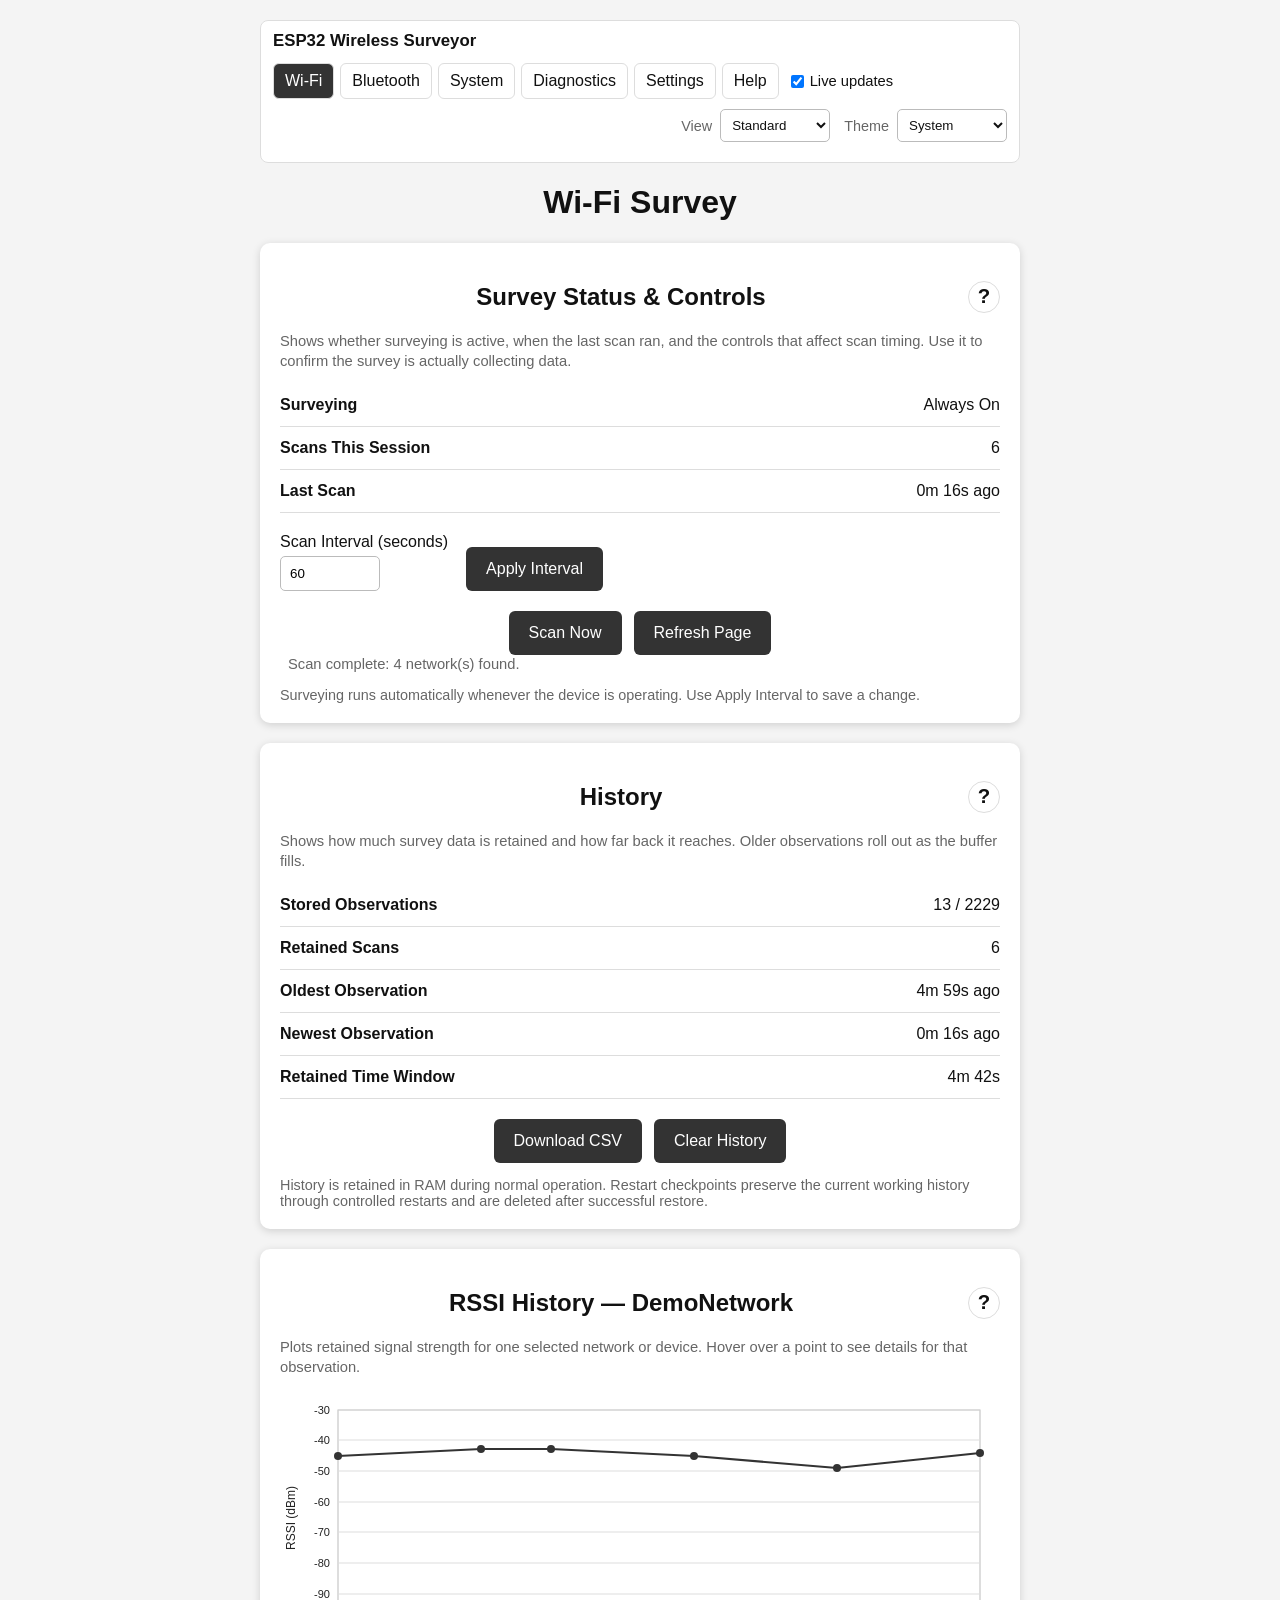
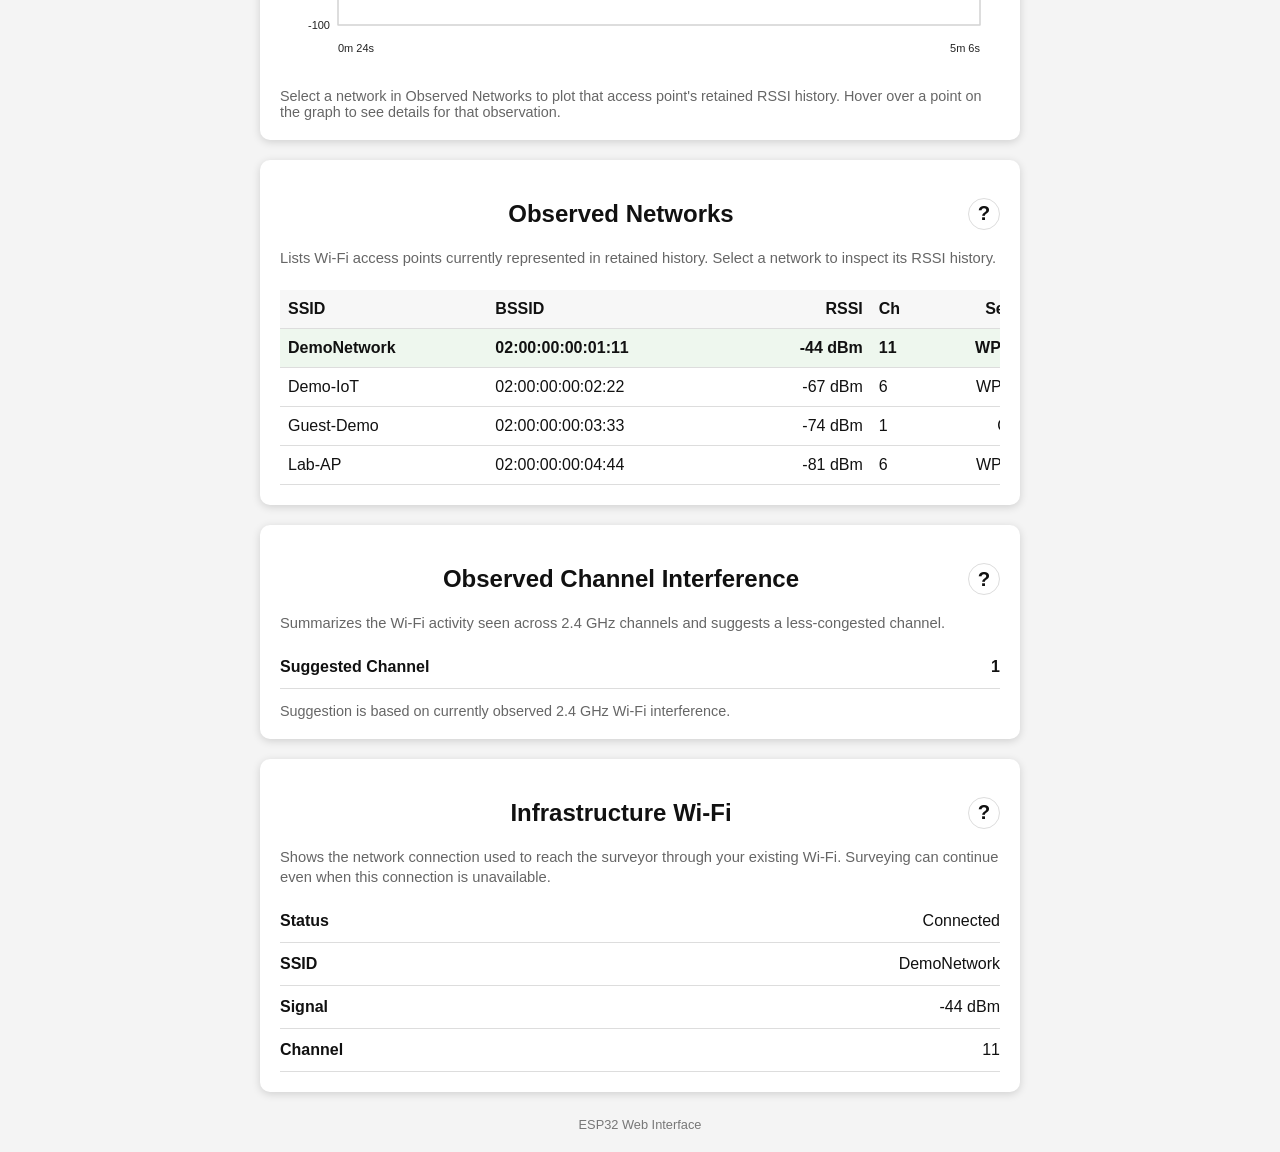
<file: docs/index.html>
<!DOCTYPE html>
<!-- GitHub Pages static demo generated from V40a browser capture; ESP32 network actions are simulated. -->
<!-- Static GitHub Pages demo generated from the ESP32 Wireless Surveyor UI. -->
<html data-theme="dark" data-view="developer"><head><meta content="text/html; charset=utf-8" http-equiv="Content-Type"/><meta content="width=device-width, initial-scale=1" name="viewport"/><title>ESP32 Wi-Fi Survey</title><meta content="3" name="ws38j-page-id"/><meta content="HEAD" name="ws38j-marker"/><script>(function(){try{var v=localStorage.getItem('esp32-theme')||'system';var d=(v==='system')?(window.matchMedia&&window.matchMedia('(prefers-color-scheme: dark)').matches):(v==='dark');document.documentElement.dataset.theme=d?'dark':'light';var w=localStorage.getItem('esp32-view')||'standard';w=(w==='developer'||w==='advanced')?w:'standard';document.documentElement.dataset.view=w;}catch(e){}})();</script>
<style>
  :root {
    color-scheme: light;
    --page-bg: #f4f4f4;
    --card-bg: #ffffff;
    --text: #111111;
    --muted: #666666;
    --border: #dddddd;
    --header-bg: #f7f7f7;
    --button-bg: #333333;
    --button-text: #ffffff;
    --input-bg: #ffffff;
    --input-border: #bbbbbb;
    --link: #0000ee;
    --current-row: #eef7ee;
    --shadow: rgba(0,0,0,0.15);
    --plot-bg: #ffffff;
    --plot-grid: #dddddd;
    --plot-border: #bbbbbb;
    --plot-line: #333333;
    --plot-text: #222222;
  }

  html[data-theme="dark"] {
    color-scheme: dark;
    --page-bg: #151515;
    --card-bg: #242424;
    --text: #eeeeee;
    --muted: #b7b7b7;
    --border: #4a4a4a;
    --header-bg: #303030;
    --button-bg: #4a4a4a;
    --button-text: #ffffff;
    --input-bg: #2b2b2b;
    --input-border: #666666;
    --link: #8ab4f8;
    --current-row: #263b2b;
    --shadow: rgba(0,0,0,0.35);
    --plot-bg: #1d1d1d;
    --plot-grid: #444444;
    --plot-border: #666666;
    --plot-line: #8ab4f8;
    --plot-text: #dddddd;
  }

  * {
    box-sizing: border-box;
  }

  body {
    font-family: Arial, Helvetica, sans-serif;
    background: var(--page-bg);
    color: var(--text);
    margin: 0;
    padding: 20px;
  }

  .container {
    max-width: 760px;
    margin: auto;
  }

  h1, h2 {
    text-align: center;
  }

  .card {
    background: var(--card-bg);
    border-radius: 10px;
    padding: 20px;
    margin-top: 20px;
    box-shadow: 0 2px 8px var(--shadow);
  }

  .row {
    display: flex;
    justify-content: space-between;
    border-bottom: 1px solid var(--border);
    padding: 12px 0;
    gap: 16px;
  }

  .row:last-child {
    border-bottom: none;
  }

  .label {
    font-weight: bold;
  }

  .value {
    text-align: right;
    overflow-wrap: anywhere;
  }

  .button {
    display: inline-flex;
    align-items: center;
    justify-content: center;
    box-sizing: border-box;
    min-height: 44px;
    margin: 20px 6px 0 6px;
    padding: 12px 20px;
    border: 0;
    background: var(--button-bg);
    color: var(--button-text);
    text-decoration: none;
    border-radius: 6px;
    font: inherit;
    line-height: 1.2;
    cursor: pointer;
    vertical-align: middle;
  }

  .button:disabled {
    opacity: 0.65;
    cursor: default;
  }

  .buttons {
    text-align: center;
  }

  .test-tool-group {
    margin-top: 18px;
  }

  .test-tool-group h3 {
    margin: 0 0 8px 0;
    font-size: 1em;
  }

  .test-tool-actions {
    display: flex;
    flex-wrap: wrap;
    align-items: center;
    gap: 12px;
  }

  .test-tool-actions form {
    margin: 0;
  }

  .test-tool-actions button {
    min-height: 44px;
    padding: 10px 18px;
  }

  .survey-control-row {
    display: flex;
    flex-wrap: wrap;
    align-items: end;
    gap: 12px;
    margin-top: 14px;
  }

  .survey-control-row .control {
    margin: 0;
  }

  .save-state {
    min-width: 52px;
    color: var(--muted);
    font-size: 0.92em;
    padding-bottom: 10px;
  }

  .table-scroll {
    width: 100%;
    max-width: 100%;
    overflow-x: auto;
    -webkit-overflow-scrolling: touch;
  }

  .table-scroll table {
    width: 100%;
    min-width: 820px;
  }

  table {
    width: 100%;
    border-collapse: collapse;
    margin-top: 10px;
  }

  th, td {
    padding: 10px 8px;
    border-bottom: 1px solid var(--border);
    text-align: left;
  }

  th {
    background: var(--header-bg);
    white-space: nowrap;
  }

  td.address {
    white-space: nowrap;
  }

  td.signal, th.signal {
    text-align: right;
    white-space: nowrap;
  }

  td.security, th.security {
    text-align: center;
    white-space: nowrap;
  }

  tr.current {
    font-weight: bold;
    background: var(--current-row);
  }

  .note {
    color: var(--muted);
    font-size: 0.9em;
    margin-top: 14px;
  }

  .scan-group {
    margin-top: 26px;
  }

  .scan-heading {
    font-weight: bold;
    margin: 0 0 8px 0;
  }

  th.sortable {
    cursor: pointer;
    user-select: none;
  }

  th.sortable:hover {
    text-decoration: underline;
  }

  .plot-wrap {
    width: 100%;
    overflow-x: auto;
  }

  .plot-wrap svg {
    width: 100%;
    min-width: 520px;
    height: auto;
  }

  .plot-bg {
    fill: var(--plot-bg);
    stroke: var(--plot-border);
  }

  .plot-grid {
    stroke: var(--plot-grid);
  }

  .plot-line {
    fill: none;
    stroke: var(--plot-line);
    stroke-width: 2;
  }

  .plot-point {
    fill: var(--plot-line);
  }

  .plot-text {
    fill: var(--plot-text);
  }

  .controls {
    display: flex;
    flex-wrap: wrap;
    align-items: end;
    gap: 12px;
    margin-top: 12px;
  }

  .settings-row {
    display: flex;
    flex-wrap: wrap;
    align-items: flex-end;
    gap: 14px;
    margin-top: 12px;
  }

  .checkbox-stack {
    display: flex;
    flex-direction: column;
    justify-content: center;
    gap: 8px;
    padding-bottom: 2px;
  }

  .checkbox-stack label {
    white-space: nowrap;
  }

  .control {
    display: flex;
    flex-direction: column;
    gap: 5px;
  }

  input[type="number"] {
    width: 100px;
    padding: 9px;
    border: 1px solid var(--input-border);
    border-radius: 5px;
  }

  input[type="text"], input[type="password"] {
    min-width: 220px;
    padding: 9px;
    border: 1px solid var(--input-border);
    border-radius: 5px;
    background: var(--input-bg);
    color: var(--text);
  }

  button {
    padding: 10px 16px;
    border: 0;
    border-radius: 6px;
    background: var(--button-bg);
    color: var(--button-text);
    cursor: pointer;
  }

  .danger {
    background: #7a2d2d;
  }

  .theme-control {
    display: flex;
    justify-content: flex-end;
    align-items: center;
    gap: 8px;
    margin-bottom: 10px;
    color: var(--muted);
    font-size: 0.9em;
  }

  .sticky-interface-card {
    position: sticky;
    top: 0;
    z-index: 1000;
    margin-bottom: 14px;
    padding: 10px 12px;
    border: 1px solid var(--border);
    border-radius: 8px;
    background: var(--card-bg);
  }

  .site-header {
    display: flex;
    flex-wrap: wrap;
    align-items: center;
    justify-content: space-between;
    gap: 12px;
    margin-bottom: 10px;
  }

  #rssi-plot {
    scroll-margin-top: 150px;
  }

  .site-title {
    font-weight: bold;
    font-size: 1.05em;
  }

  .header-actions {
    display: flex;
    flex-wrap: wrap;
    align-items: center;
    gap: 12px;
  }

  .nav {
    display: flex;
    flex-wrap: wrap;
    gap: 6px;
  }

  .live-control {
    display: inline-flex;
    align-items: center;
    gap: 6px;
    white-space: nowrap;
    color: var(--text);
    font-size: 0.92em;
  }

  .live-control input {
    width: auto;
    margin: 0;
  }

  .scan-state {
    display: inline-block;
    margin-left: 8px;
    color: var(--muted);
    font-size: 0.92em;
  }

  .scan-state.active {
    font-weight: 600;
  }

  .nav a {
    padding: 8px 11px;
    border-radius: 6px;
    text-decoration: none;
    color: var(--text);
    border: 1px solid var(--border);
    background: var(--card-bg);
  }

  .nav a.active {
    background: var(--button-bg);
    color: var(--button-text);
  }

  .card > h2 {
    position: relative;
    padding-right: 38px;
  }

  .card-help-link {
    position: absolute;
    right: 0;
    top: 50%;
    transform: translateY(-50%);
    display: inline-flex;
    align-items: center;
    justify-content: center;
    width: 32px;
    height: 32px;
    border: 1px solid var(--border);
    border-radius: 50%;
    color: var(--text);
    background: var(--card-bg);
    text-decoration: none;
    font-size: 0.85em;
    font-weight: bold;
  }

  .card-help-link.help-return-link {
    font-size: 1.05em;
  }

  .card-help-standard, .card-help-developer {
    color: var(--muted);
    font-size: 0.92em;
    margin: 0 0 12px 0;
    line-height: 1.4;
  }

  .card-help-developer { display: none; }
  html[data-view="developer"] .card-help-developer { display: block; }

  .help-section { scroll-margin-top: 150px; }
  .help-section h2 { text-align: left; padding-right: 0; }

  .badge {
    display: inline-block;
    padding: 3px 7px;
    border: 1px solid var(--border);
    border-radius: 999px;
    font-size: 0.62em;
    font-weight: normal;
    vertical-align: middle;
    color: var(--muted);
  }

  .status-pass { font-weight: bold; }
  .status-warn { font-weight: bold; }
  .status-fail { font-weight: bold; }

  .interface-controls {
    display: flex;
    flex-wrap: wrap;
    justify-content: flex-end;
    align-items: center;
    gap: 14px;
    margin-bottom: 10px;
  }

  .view-control, .theme-control {
    display: flex;
    align-items: center;
    gap: 8px;
    margin-bottom: 0;
    color: var(--muted);
    font-size: 0.9em;
  }

  .capture-diagnostic-control {
    margin-bottom: 0;
  }

  .capture-diagnostic-control button {
    min-height: 34px;
    padding: 7px 11px;
    white-space: nowrap;
    font-size: 0.9em;
  }

  .diagnostic-details {
    margin-top: 14px;
    border-top: 1px solid var(--border);
    padding-top: 10px;
  }

  .diagnostic-details > summary {
    cursor: pointer;
    font-weight: 600;
    color: var(--text);
    list-style-position: outside;
  }

  .diagnostic-details > summary .diagnostic-summary {
    margin-left: 8px;
    color: var(--muted);
    font-weight: normal;
    font-size: 0.9em;
  }

  .diagnostic-details[open] > summary {
    margin-bottom: 8px;
  }

  .diagnostic-body {
    margin-top: 4px;
  }

  .diagnostic-warning {
    margin-top: 10px;
    padding: 9px 10px;
    border: 1px solid var(--border);
    border-radius: 6px;
    font-weight: 600;
  }

  .theme-control select, .view-control select {
    min-width: 110px;
    padding: 7px;
    border: 1px solid var(--input-border);
    border-radius: 5px;
    background: var(--input-bg);
    color: var(--text);
  }

  .footer {
    text-align: center;
    font-size: 0.8em;
    margin-top: 25px;
    color: #777;
  }

  /* View-depth model: Standard < Advanced < Developer. */
  .advanced-only, .developer-only { display: none !important; }
  html[data-view="advanced"] div.advanced-only,
  html[data-view="developer"] div.advanced-only,
  html[data-view="developer"] div.developer-only { display: block !important; }
  html[data-view="advanced"] .row.advanced-only,
  html[data-view="developer"] .row.advanced-only,
  html[data-view="developer"] .row.developer-only { display: flex !important; }
  html[data-view="advanced"] form.advanced-only,
  html[data-view="developer"] form.advanced-only,
  html[data-view="developer"] form.developer-only { display: flex !important; }
  html[data-view="advanced"] tr.advanced-only,
  html[data-view="developer"] tr.advanced-only,
  html[data-view="developer"] tr.developer-only { display: table-row !important; }
  html[data-view="advanced"] th.advanced-only, html[data-view="advanced"] td.advanced-only,
  html[data-view="developer"] th.advanced-only, html[data-view="developer"] td.advanced-only,
  html[data-view="developer"] th.developer-only, html[data-view="developer"] td.developer-only { display: table-cell !important; }
  .status-neutral { font-weight: bold; }

  @media (max-width: 600px) {
    table {
      font-size: 0.9em;
    }

    th, td {
      padding: 8px 5px;
    }
  }
</style><style type="text/css">[data-sonner-toaster][dir=ltr],html[dir=ltr]{--toast-icon-margin-start:-3px;--toast-icon-margin-end:4px;--toast-svg-margin-start:-1px;--toast-svg-margin-end:0px;--toast-button-margin-start:auto;--toast-button-margin-end:0;--toast-close-button-start:0;--toast-close-button-end:unset;--toast-close-button-transform:translate(-35%, -35%)}[data-sonner-toaster][dir=rtl],html[dir=rtl]{--toast-icon-margin-start:4px;--toast-icon-margin-end:-3px;--toast-svg-margin-start:0px;--toast-svg-margin-end:-1px;--toast-button-margin-start:0;--toast-button-margin-end:auto;--toast-close-button-start:unset;--toast-close-button-end:0;--toast-close-button-transform:translate(35%, -35%)}[data-sonner-toaster]{position:fixed;width:var(--width);font-family:ui-sans-serif,system-ui,-apple-system,BlinkMacSystemFont,Segoe UI,Roboto,Helvetica Neue,Arial,Noto Sans,sans-serif,Apple Color Emoji,Segoe UI Emoji,Segoe UI Symbol,Noto Color Emoji;--gray1:hsl(0, 0%, 99%);--gray2:hsl(0, 0%, 97.3%);--gray3:hsl(0, 0%, 95.1%);--gray4:hsl(0, 0%, 93%);--gray5:hsl(0, 0%, 90.9%);--gray6:hsl(0, 0%, 88.7%);--gray7:hsl(0, 0%, 85.8%);--gray8:hsl(0, 0%, 78%);--gray9:hsl(0, 0%, 56.1%);--gray10:hsl(0, 0%, 52.3%);--gray11:hsl(0, 0%, 43.5%);--gray12:hsl(0, 0%, 9%);--border-radius:8px;box-sizing:border-box;padding:0;margin:0;list-style:none;outline:0;z-index:999999999;transition:transform .4s ease}@media (hover:none) and (pointer:coarse){[data-sonner-toaster][data-lifted=true]{transform:none}}[data-sonner-toaster][data-x-position=right]{right:var(--offset-right)}[data-sonner-toaster][data-x-position=left]{left:var(--offset-left)}[data-sonner-toaster][data-x-position=center]{left:50%;transform:translateX(-50%)}[data-sonner-toaster][data-y-position=top]{top:var(--offset-top)}[data-sonner-toaster][data-y-position=bottom]{bottom:var(--offset-bottom)}[data-sonner-toast]{--y:translateY(100%);--lift-amount:calc(var(--lift) * var(--gap));z-index:var(--z-index);position:absolute;opacity:0;transform:var(--y);touch-action:none;transition:transform .4s,opacity .4s,height .4s,box-shadow .2s;box-sizing:border-box;outline:0;overflow-wrap:anywhere}[data-sonner-toast][data-styled=true]{padding:16px;background:var(--normal-bg);border:1px solid var(--normal-border);color:var(--normal-text);border-radius:var(--border-radius);box-shadow:0 4px 12px rgba(0,0,0,.1);width:var(--width);font-size:13px;display:flex;align-items:center;gap:6px}[data-sonner-toast]:focus-visible{box-shadow:0 4px 12px rgba(0,0,0,.1),0 0 0 2px rgba(0,0,0,.2)}[data-sonner-toast][data-y-position=top]{top:0;--y:translateY(-100%);--lift:1;--lift-amount:calc(1 * var(--gap))}[data-sonner-toast][data-y-position=bottom]{bottom:0;--y:translateY(100%);--lift:-1;--lift-amount:calc(var(--lift) * var(--gap))}[data-sonner-toast][data-styled=true] [data-description]{font-weight:400;line-height:1.4;color:#3f3f3f}[data-rich-colors=true][data-sonner-toast][data-styled=true] [data-description]{color:inherit}[data-sonner-toaster][data-sonner-theme=dark] [data-description]{color:#e8e8e8}[data-sonner-toast][data-styled=true] [data-title]{font-weight:500;line-height:1.5;color:inherit}[data-sonner-toast][data-styled=true] [data-icon]{display:flex;height:16px;width:16px;position:relative;justify-content:flex-start;align-items:center;flex-shrink:0;margin-left:var(--toast-icon-margin-start);margin-right:var(--toast-icon-margin-end)}[data-sonner-toast][data-promise=true] [data-icon]>svg{opacity:0;transform:scale(.8);transform-origin:center;animation:sonner-fade-in .3s ease forwards}[data-sonner-toast][data-styled=true] [data-icon]>*{flex-shrink:0}[data-sonner-toast][data-styled=true] [data-icon] svg{margin-left:var(--toast-svg-margin-start);margin-right:var(--toast-svg-margin-end)}[data-sonner-toast][data-styled=true] [data-content]{display:flex;flex-direction:column;gap:2px}[data-sonner-toast][data-styled=true] [data-button]{border-radius:4px;padding-left:8px;padding-right:8px;height:24px;font-size:12px;color:var(--normal-bg);background:var(--normal-text);margin-left:var(--toast-button-margin-start);margin-right:var(--toast-button-margin-end);border:none;font-weight:500;cursor:pointer;outline:0;display:flex;align-items:center;flex-shrink:0;transition:opacity .4s,box-shadow .2s}[data-sonner-toast][data-styled=true] [data-button]:focus-visible{box-shadow:0 0 0 2px rgba(0,0,0,.4)}[data-sonner-toast][data-styled=true] [data-button]:first-of-type{margin-left:var(--toast-button-margin-start);margin-right:var(--toast-button-margin-end)}[data-sonner-toast][data-styled=true] [data-cancel]{color:var(--normal-text);background:rgba(0,0,0,.08)}[data-sonner-toaster][data-sonner-theme=dark] [data-sonner-toast][data-styled=true] [data-cancel]{background:rgba(255,255,255,.3)}[data-sonner-toast][data-styled=true] [data-close-button]{position:absolute;left:var(--toast-close-button-start);right:var(--toast-close-button-end);top:0;height:20px;width:20px;display:flex;justify-content:center;align-items:center;padding:0;color:var(--gray12);background:var(--normal-bg);border:1px solid var(--gray4);transform:var(--toast-close-button-transform);border-radius:50%;cursor:pointer;z-index:1;transition:opacity .1s,background .2s,border-color .2s}[data-sonner-toast][data-styled=true] [data-close-button]:focus-visible{box-shadow:0 4px 12px rgba(0,0,0,.1),0 0 0 2px rgba(0,0,0,.2)}[data-sonner-toast][data-styled=true] [data-disabled=true]{cursor:not-allowed}[data-sonner-toast][data-styled=true]:hover [data-close-button]:hover{background:var(--gray2);border-color:var(--gray5)}[data-sonner-toast][data-swiping=true]::before{content:'';position:absolute;left:-100%;right:-100%;height:100%;z-index:-1}[data-sonner-toast][data-y-position=top][data-swiping=true]::before{bottom:50%;transform:scaleY(3) translateY(50%)}[data-sonner-toast][data-y-position=bottom][data-swiping=true]::before{top:50%;transform:scaleY(3) translateY(-50%)}[data-sonner-toast][data-swiping=false][data-removed=true]::before{content:'';position:absolute;inset:0;transform:scaleY(2)}[data-sonner-toast][data-expanded=true]::after{content:'';position:absolute;left:0;height:calc(var(--gap) + 1px);bottom:100%;width:100%}[data-sonner-toast][data-mounted=true]{--y:translateY(0);opacity:1}[data-sonner-toast][data-expanded=false][data-front=false]{--scale:var(--toasts-before) * 0.05 + 1;--y:translateY(calc(var(--lift-amount) * var(--toasts-before))) scale(calc(-1 * var(--scale)));height:var(--front-toast-height)}[data-sonner-toast]>*{transition:opacity .4s}[data-sonner-toast][data-x-position=right]{right:0}[data-sonner-toast][data-x-position=left]{left:0}[data-sonner-toast][data-expanded=false][data-front=false][data-styled=true]>*{opacity:0}[data-sonner-toast][data-visible=false]{opacity:0;pointer-events:none}[data-sonner-toast][data-mounted=true][data-expanded=true]{--y:translateY(calc(var(--lift) * var(--offset)));height:var(--initial-height)}[data-sonner-toast][data-removed=true][data-front=true][data-swipe-out=false]{--y:translateY(calc(var(--lift) * -100%));opacity:0}[data-sonner-toast][data-removed=true][data-front=false][data-swipe-out=false][data-expanded=true]{--y:translateY(calc(var(--lift) * var(--offset) + var(--lift) * -100%));opacity:0}[data-sonner-toast][data-removed=true][data-front=false][data-swipe-out=false][data-expanded=false]{--y:translateY(40%);opacity:0;transition:transform .5s,opacity .2s}[data-sonner-toast][data-removed=true][data-front=false]::before{height:calc(var(--initial-height) + 20%)}[data-sonner-toast][data-swiping=true]{transform:var(--y) translateY(var(--swipe-amount-y,0)) translateX(var(--swipe-amount-x,0));transition:none}[data-sonner-toast][data-swiped=true]{user-select:none}[data-sonner-toast][data-swipe-out=true][data-y-position=bottom],[data-sonner-toast][data-swipe-out=true][data-y-position=top]{animation-duration:.2s;animation-timing-function:ease-out;animation-fill-mode:forwards}[data-sonner-toast][data-swipe-out=true][data-swipe-direction=left]{animation-name:swipe-out-left}[data-sonner-toast][data-swipe-out=true][data-swipe-direction=right]{animation-name:swipe-out-right}[data-sonner-toast][data-swipe-out=true][data-swipe-direction=up]{animation-name:swipe-out-up}[data-sonner-toast][data-swipe-out=true][data-swipe-direction=down]{animation-name:swipe-out-down}@keyframes swipe-out-left{from{transform:var(--y) translateX(var(--swipe-amount-x));opacity:1}to{transform:var(--y) translateX(calc(var(--swipe-amount-x) - 100%));opacity:0}}@keyframes swipe-out-right{from{transform:var(--y) translateX(var(--swipe-amount-x));opacity:1}to{transform:var(--y) translateX(calc(var(--swipe-amount-x) + 100%));opacity:0}}@keyframes swipe-out-up{from{transform:var(--y) translateY(var(--swipe-amount-y));opacity:1}to{transform:var(--y) translateY(calc(var(--swipe-amount-y) - 100%));opacity:0}}@keyframes swipe-out-down{from{transform:var(--y) translateY(var(--swipe-amount-y));opacity:1}to{transform:var(--y) translateY(calc(var(--swipe-amount-y) + 100%));opacity:0}}@media (max-width:600px){[data-sonner-toaster]{position:fixed;right:var(--mobile-offset-right);left:var(--mobile-offset-left);width:100%}[data-sonner-toaster][dir=rtl]{left:calc(var(--mobile-offset-left) * -1)}[data-sonner-toaster] [data-sonner-toast]{left:0;right:0;width:calc(100% - var(--mobile-offset-left) * 2)}[data-sonner-toaster][data-x-position=left]{left:var(--mobile-offset-left)}[data-sonner-toaster][data-y-position=bottom]{bottom:var(--mobile-offset-bottom)}[data-sonner-toaster][data-y-position=top]{top:var(--mobile-offset-top)}[data-sonner-toaster][data-x-position=center]{left:var(--mobile-offset-left);right:var(--mobile-offset-right);transform:none}}[data-sonner-toaster][data-sonner-theme=light]{--normal-bg:#fff;--normal-border:var(--gray4);--normal-text:var(--gray12);--success-bg:hsl(143, 85%, 96%);--success-border:hsl(145, 92%, 87%);--success-text:hsl(140, 100%, 27%);--info-bg:hsl(208, 100%, 97%);--info-border:hsl(221, 91%, 93%);--info-text:hsl(210, 92%, 45%);--warning-bg:hsl(49, 100%, 97%);--warning-border:hsl(49, 91%, 84%);--warning-text:hsl(31, 92%, 45%);--error-bg:hsl(359, 100%, 97%);--error-border:hsl(359, 100%, 94%);--error-text:hsl(360, 100%, 45%)}[data-sonner-toaster][data-sonner-theme=light] [data-sonner-toast][data-invert=true]{--normal-bg:#000;--normal-border:hsl(0, 0%, 20%);--normal-text:var(--gray1)}[data-sonner-toaster][data-sonner-theme=dark] [data-sonner-toast][data-invert=true]{--normal-bg:#fff;--normal-border:var(--gray3);--normal-text:var(--gray12)}[data-sonner-toaster][data-sonner-theme=dark]{--normal-bg:#000;--normal-bg-hover:hsl(0, 0%, 12%);--normal-border:hsl(0, 0%, 20%);--normal-border-hover:hsl(0, 0%, 25%);--normal-text:var(--gray1);--success-bg:hsl(150, 100%, 6%);--success-border:hsl(147, 100%, 12%);--success-text:hsl(150, 86%, 65%);--info-bg:hsl(215, 100%, 6%);--info-border:hsl(223, 43%, 17%);--info-text:hsl(216, 87%, 65%);--warning-bg:hsl(64, 100%, 6%);--warning-border:hsl(60, 100%, 9%);--warning-text:hsl(46, 87%, 65%);--error-bg:hsl(358, 76%, 10%);--error-border:hsl(357, 89%, 16%);--error-text:hsl(358, 100%, 81%)}[data-sonner-toaster][data-sonner-theme=dark] [data-sonner-toast] [data-close-button]{background:var(--normal-bg);border-color:var(--normal-border);color:var(--normal-text)}[data-sonner-toaster][data-sonner-theme=dark] [data-sonner-toast] [data-close-button]:hover{background:var(--normal-bg-hover);border-color:var(--normal-border-hover)}[data-rich-colors=true][data-sonner-toast][data-type=success]{background:var(--success-bg);border-color:var(--success-border);color:var(--success-text)}[data-rich-colors=true][data-sonner-toast][data-type=success] [data-close-button]{background:var(--success-bg);border-color:var(--success-border);color:var(--success-text)}[data-rich-colors=true][data-sonner-toast][data-type=info]{background:var(--info-bg);border-color:var(--info-border);color:var(--info-text)}[data-rich-colors=true][data-sonner-toast][data-type=info] [data-close-button]{background:var(--info-bg);border-color:var(--info-border);color:var(--info-text)}[data-rich-colors=true][data-sonner-toast][data-type=warning]{background:var(--warning-bg);border-color:var(--warning-border);color:var(--warning-text)}[data-rich-colors=true][data-sonner-toast][data-type=warning] [data-close-button]{background:var(--warning-bg);border-color:var(--warning-border);color:var(--warning-text)}[data-rich-colors=true][data-sonner-toast][data-type=error]{background:var(--error-bg);border-color:var(--error-border);color:var(--error-text)}[data-rich-colors=true][data-sonner-toast][data-type=error] [data-close-button]{background:var(--error-bg);border-color:var(--error-border);color:var(--error-text)}.sonner-loading-wrapper{--size:16px;height:var(--size);width:var(--size);position:absolute;inset:0;z-index:10}.sonner-loading-wrapper[data-visible=false]{transform-origin:center;animation:sonner-fade-out .2s ease forwards}.sonner-spinner{position:relative;top:50%;left:50%;height:var(--size);width:var(--size)}.sonner-loading-bar{animation:sonner-spin 1.2s linear infinite;background:var(--gray11);border-radius:6px;height:8%;left:-10%;position:absolute;top:-3.9%;width:24%}.sonner-loading-bar:first-child{animation-delay:-1.2s;transform:rotate(.0001deg) translate(146%)}.sonner-loading-bar:nth-child(2){animation-delay:-1.1s;transform:rotate(30deg) translate(146%)}.sonner-loading-bar:nth-child(3){animation-delay:-1s;transform:rotate(60deg) translate(146%)}.sonner-loading-bar:nth-child(4){animation-delay:-.9s;transform:rotate(90deg) translate(146%)}.sonner-loading-bar:nth-child(5){animation-delay:-.8s;transform:rotate(120deg) translate(146%)}.sonner-loading-bar:nth-child(6){animation-delay:-.7s;transform:rotate(150deg) translate(146%)}.sonner-loading-bar:nth-child(7){animation-delay:-.6s;transform:rotate(180deg) translate(146%)}.sonner-loading-bar:nth-child(8){animation-delay:-.5s;transform:rotate(210deg) translate(146%)}.sonner-loading-bar:nth-child(9){animation-delay:-.4s;transform:rotate(240deg) translate(146%)}.sonner-loading-bar:nth-child(10){animation-delay:-.3s;transform:rotate(270deg) translate(146%)}.sonner-loading-bar:nth-child(11){animation-delay:-.2s;transform:rotate(300deg) translate(146%)}.sonner-loading-bar:nth-child(12){animation-delay:-.1s;transform:rotate(330deg) translate(146%)}@keyframes sonner-fade-in{0%{opacity:0;transform:scale(.8)}100%{opacity:1;transform:scale(1)}}@keyframes sonner-fade-out{0%{opacity:1;transform:scale(1)}100%{opacity:0;transform:scale(.8)}}@keyframes sonner-spin{0%{opacity:1}100%{opacity:.15}}@media (prefers-reduced-motion){.sonner-loading-bar,[data-sonner-toast],[data-sonner-toast]>*{transition:none!important;animation:none!important}}.sonner-loader{position:absolute;top:50%;left:50%;transform:translate(-50%,-50%);transform-origin:center;transition:opacity .2s,transform .2s}.sonner-loader[data-visible=false]{opacity:0;transform:scale(.8) translate(-50%,-50%)}</style>
</head><q942d4967-70e2-424d-a426-19e3ce1357e9><template shadowrootdelegatesfocus="" shadowrootmode="closed"><style>:host {
    --default-font-family: '0c014c37-5d2a-4e11-94ad-9622d2cfee70', ui-sans-serif, system-ui, -apple-system, BlinkMacSystemFont, 'Segoe UI', Roboto, 'Helvetica Neue', Arial, 'Noto Sans', sans-serif;
    --font-heading: '0c014c37-5d2a-4e11-94ad-9622d2cfee70', ui-sans-serif, system-ui, -apple-system, BlinkMacSystemFont, 'Segoe UI', Roboto, 'Helvetica Neue', Arial, 'Noto Sans', sans-serif;
    --font-body: '0c014c37-5d2a-4e11-94ad-9622d2cfee70', ui-sans-serif, system-ui, -apple-system, BlinkMacSystemFont, 'Segoe UI', Roboto, 'Helvetica Neue', Arial, 'Noto Sans', sans-serif;
  }</style><dialog aria-labelledby="nordvpn-extension-dialog-label" aria-modal="true" closedby="closerequest" id="8cd677ca-73ec-4d6e-bf25-4a64c29a96c9" spellcheck="false" translate="no"></dialog><style>@layer properties;@layer theme,base,components,utilities;@layer theme{:host,:root{--font-mono:ui-monospace,SFMono-Regular,Menlo,Monaco,Consolas,"Liberation Mono","Courier New",monospace;--spacing:.25rem;--leading-normal:1.5;--ease-out:cubic-bezier(0,0,.2,1);--animate-spin:spin 1s linear infinite;--default-transition-duration:.15s;--default-transition-timing-function:cubic-bezier(.4,0,.2,1);--default-font-family:"Inter","ui-sans-serif","system-ui","sans-serif","Apple Color Emoji","Segoe UI Emoji","Segoe UI Symbol","Noto Color Emoji";--default-mono-font-family:var(--font-mono);--container-md:736px;--container-lg:960px;--font-heading:"Inter","ui-sans-serif","system-ui","sans-serif","Apple Color Emoji","Segoe UI Emoji","Segoe UI Symbol","Noto Color Emoji";--font-body:"Inter","ui-sans-serif","system-ui","sans-serif","Apple Color Emoji","Segoe UI Emoji","Segoe UI Symbol","Noto Color Emoji";--fontSize-2xs:.6875rem;--fontSize-xs:.75rem;--fontSize-sm:.875rem;--fontSize-md:1rem;--fontSize-lg:1.125rem;--fontSize-2xl:1.375rem;--fontSize-3xl:1.5rem;--fontSize-4xl:1.625rem;--fontSize-5xl:1.75rem;--fontSize-6xl:2rem;--fontSize-7xl:2.5rem;--fontWeight-normal:400;--fontWeight-medium:500;--fontWeight-bold:600;--letterSpacing-sm:-.016rem;--letterSpacing-md:0rem;--borderRadius-none:0;--borderRadius-xs:3px;--borderRadius-sm:6px;--borderRadius-md:12px;--borderRadius-lg:20px;--borderRadius-full:9999px;--borderWidth-none:0;--borderWidth-md:1px;--ai-gradient:linear-gradient(251deg,rgba(96,218,255,.8) 25.86%,rgba(255,118,245,.8) 51.35%,rgba(200,132,255,.8) 76.69%);--shadow-ai-glow:0 0 4px 0 rgba(165,116,255,.6);--color-neutral-0:var(--color-neutral-0);--color-neutral-100:var(--color-neutral-100);--color-neutral-150:var(--color-neutral-150);--color-neutral-200:var(--color-neutral-200);--color-neutral-300:var(--color-neutral-300);--color-neutral-400:var(--color-neutral-400);--color-neutral-500:var(--color-neutral-500);--color-neutral-600:var(--color-neutral-600);--color-neutral-700:var(--color-neutral-700);--color-neutral-800:var(--color-neutral-800);--color-neutral-900:var(--color-neutral-900);--color-neutral-950:var(--color-neutral-950);--color-neutral-1000:var(--color-neutral-1000);--color-yellow-100:var(--color-yellow-100);--color-yellow-200:var(--color-yellow-200);--color-yellow-300:var(--color-yellow-300);--color-yellow-400:var(--color-yellow-400);--color-yellow-500:var(--color-yellow-500);--color-yellow-600:var(--color-yellow-600);--color-yellow-700:var(--color-yellow-700);--color-yellow-800:var(--color-yellow-800);--color-yellow-900:var(--color-yellow-900);--color-yellow-950:var(--color-yellow-950);--color-yellow-1000:var(--color-yellow-1000);--color-blue-100:var(--color-blue-100);--color-blue-200:var(--color-blue-200);--color-blue-300:var(--color-blue-300);--color-blue-400:var(--color-blue-400);--color-blue-500:var(--color-blue-500);--color-blue-600:var(--color-blue-600);--color-blue-700:var(--color-blue-700);--color-blue-800:var(--color-blue-800);--color-blue-900:var(--color-blue-900);--color-blue-950:var(--color-blue-950);--color-blue-1000:var(--color-blue-1000);--color-red-100:var(--color-red-100);--color-red-200:var(--color-red-200);--color-red-300:var(--color-red-300);--color-red-400:var(--color-red-400);--color-red-500:var(--color-red-500);--color-red-600:var(--color-red-600);--color-red-700:var(--color-red-700);--color-red-800:var(--color-red-800);--color-red-900:var(--color-red-900);--color-red-950:var(--color-red-950);--color-red-1000:var(--color-red-1000);--color-green-100:var(--color-green-100);--color-green-200:var(--color-green-200);--color-green-300:var(--color-green-300);--color-green-400:var(--color-green-400);--color-green-500:var(--color-green-500);--color-green-600:var(--color-green-600);--color-green-700:var(--color-green-700);--color-green-800:var(--color-green-800);--color-green-900:var(--color-green-900);--color-green-950:var(--color-green-950);--color-green-1000:var(--color-green-1000);--duration-fast:.15s}}@layer base{*,::backdrop,::file-selector-button,:after,:before{box-sizing:border-box;margin:0;padding:0;border:0 solid}:host,html{line-height:1.5;-webkit-text-size-adjust:100%;tab-size:4;font-family:var(--default-font-family,ui-sans-serif,system-ui,sans-serif,"Apple Color Emoji","Segoe UI Emoji","Segoe UI Symbol","Noto Color Emoji");font-feature-settings:var(--default-font-feature-settings,normal);font-variation-settings:var(--default-font-variation-settings,normal);-webkit-tap-highlight-color:transparent}hr{height:0;color:inherit;border-top-width:1px}abbr:where([title]){-webkit-text-decoration:underline dotted;text-decoration:underline dotted}h1,h2,h3,h4,h5,h6{font-size:inherit;font-weight:inherit}a{color:inherit;-webkit-text-decoration:inherit;text-decoration:inherit}b,strong{font-weight:bolder}code,kbd,pre,samp{font-family:var(--default-mono-font-family,ui-monospace,SFMono-Regular,Menlo,Monaco,Consolas,"Liberation Mono","Courier New",monospace);font-feature-settings:var(--default-mono-font-feature-settings,normal);font-variation-settings:var(--default-mono-font-variation-settings,normal);font-size:1em}small{font-size:80%}sub,sup{font-size:75%;line-height:0;position:relative;vertical-align:baseline}sub{bottom:-.25em}sup{top:-.5em}table{text-indent:0;border-color:inherit;border-collapse:collapse}:-moz-focusring{outline:auto}progress{vertical-align:baseline}summary{display:list-item}menu,ol,ul{list-style:none}audio,canvas,embed,iframe,img,object,svg,video{display:block;vertical-align:middle}img,video{max-width:100%;height:auto}::file-selector-button,button,input,optgroup,select,textarea{font:inherit;font-feature-settings:inherit;font-variation-settings:inherit;letter-spacing:inherit;color:inherit;border-radius:0;background-color:transparent;opacity:1}:where(select:is([multiple],[size])) optgroup{font-weight:bolder}:where(select:is([multiple],[size])) optgroup option{padding-inline-start:20px}::file-selector-button{margin-inline-end:4px}::placeholder{opacity:1}@supports (not (-webkit-appearance:-apple-pay-button)) or (contain-intrinsic-size:1px){::placeholder{color:currentcolor;@supports (color:color-mix(in lab,red,red)){color:color-mix(in oklab,currentcolor 50%,transparent)}}}textarea{resize:vertical}::-webkit-search-decoration{-webkit-appearance:none}::-webkit-date-and-time-value{min-height:1lh;text-align:inherit}::-webkit-datetime-edit{display:inline-flex}::-webkit-datetime-edit-fields-wrapper{padding:0}::-webkit-datetime-edit,::-webkit-datetime-edit-day-field,::-webkit-datetime-edit-hour-field,::-webkit-datetime-edit-meridiem-field,::-webkit-datetime-edit-millisecond-field,::-webkit-datetime-edit-minute-field,::-webkit-datetime-edit-month-field,::-webkit-datetime-edit-second-field,::-webkit-datetime-edit-year-field{padding-block:0}::-webkit-calendar-picker-indicator{line-height:1}:-moz-ui-invalid{box-shadow:none}::file-selector-button,button,input:where([type=button],[type=reset],[type=submit]){appearance:button}::-webkit-inner-spin-button,::-webkit-outer-spin-button{height:auto}[hidden]:where(:not([hidden=until-found])){display:none!important}}@layer utilities{.border-snake-glow{background:conic-gradient(from var(--border-angle),transparent 75%,hsla(0,0%,100%,.95) 87.5%,transparent 100%);animation:border-rotate 3s linear infinite;mix-blend-mode:screen;opacity:.9}.border-snake-connecting,.border-snake-glow{position:absolute;inset:0;border-radius:inherit;padding:2px;-webkit-mask:linear-gradient(#fff 0 0) content-box,linear-gradient(#fff 0 0);-webkit-mask-composite:xor;mask-composite:exclude;pointer-events:none}.border-snake-connecting{background:conic-gradient(from var(--border-angle),transparent 80%,var(--color-blue-600) 90%,transparent 100%);animation:border-rotate 2s linear infinite}.pointer-events-none{pointer-events:none}.invisible{visibility:hidden}.visible{visibility:visible}.sr-only{width:1px;height:1px;padding:0;margin:-1px;overflow:hidden;clip-path:inset(50%);white-space:nowrap;border-width:0}.absolute,.sr-only{position:absolute}.fixed{position:fixed}.relative{position:relative}.sticky{position:sticky}.inset-0{inset:calc(var(--spacing)*0)}.inset-y-0{inset-block:calc(var(--spacing)*0)}.start{inset-inline-start:var(--spacing)}.end{inset-inline-end:var(--spacing)}.top-0{top:calc(var(--spacing)*0)}.top-2\.25{top:calc(var(--spacing)*2.25)}.top-3{top:calc(var(--spacing)*3)}.top-4{top:calc(var(--spacing)*4)}.top-6{top:calc(var(--spacing)*6)}.right-0{right:calc(var(--spacing)*0)}.right-2\.25{right:calc(var(--spacing)*2.25)}.right-3{right:calc(var(--spacing)*3)}.right-4{right:calc(var(--spacing)*4)}.right-6{right:calc(var(--spacing)*6)}.right-\[-0\.5px\]{right:-.5px}.right-\[0\.6px\]{right:.6px}.bottom-0{bottom:calc(var(--spacing)*0)}.bottom-\[-1px\]{bottom:-1px}.left-0{left:calc(var(--spacing)*0)}.z-0{z-index:0}.z-10{z-index:10}.z-20{z-index:20}.z-50{z-index:50}.z-9998{z-index:9998}.container{width:100%;@media(width>=320px){max-width:320px}@media(width>=768px){max-width:768px}@media(width>=1200px){max-width:1200px}}.m-0{margin:calc(var(--spacing)*0)}.container{margin-inline:auto;@media(width>=768px){max-width:var(--container-md)}@media(width>=1200px){max-width:var(--container-lg)}}.-mx-4{margin-inline:calc(var(--spacing)*-4)}.mx-4{margin-inline:calc(var(--spacing)*4)}.mx-5{margin-inline:calc(var(--spacing)*5)}.mx-6{margin-inline:calc(var(--spacing)*6)}.mx-auto{margin-inline:auto}.-mt-1{margin-top:calc(var(--spacing)*-1)}.mt-0\.5{margin-top:calc(var(--spacing)*.5)}.mt-1{margin-top:calc(var(--spacing)*1)}.mt-2{margin-top:calc(var(--spacing)*2)}.-mb-1{margin-bottom:calc(var(--spacing)*-1)}.mb-0\.5{margin-bottom:calc(var(--spacing)*.5)}.mb-1{margin-bottom:calc(var(--spacing)*1)}.mb-2{margin-bottom:calc(var(--spacing)*2)}.mb-3{margin-bottom:calc(var(--spacing)*3)}.mb-4{margin-bottom:calc(var(--spacing)*4)}.ml-1{margin-left:calc(var(--spacing)*1)}.ml-2{margin-left:calc(var(--spacing)*2)}.block{display:block}.contents{display:contents}.flex{display:flex}.grid{display:grid}.hidden{display:none}.inline{display:inline}.inline-block{display:inline-block}.inline-flex{display:inline-flex}.size-1\.5{width:calc(var(--spacing)*1.5);height:calc(var(--spacing)*1.5)}.size-2{width:calc(var(--spacing)*2);height:calc(var(--spacing)*2)}.size-4{width:calc(var(--spacing)*4);height:calc(var(--spacing)*4)}.size-5{width:calc(var(--spacing)*5);height:calc(var(--spacing)*5)}.size-6{width:calc(var(--spacing)*6);height:calc(var(--spacing)*6)}.size-8{width:calc(var(--spacing)*8);height:calc(var(--spacing)*8)}.size-10{width:calc(var(--spacing)*10);height:calc(var(--spacing)*10)}.size-12{width:calc(var(--spacing)*12);height:calc(var(--spacing)*12)}.size-\[26px\]{width:26px;height:26px}.size-\[36px\]{width:36px;height:36px}.size-\[180px\]{width:180px;height:180px}.h-2{height:calc(var(--spacing)*2)}.h-2\.25{height:calc(var(--spacing)*2.25)}.h-2\/3{height:66.66667%}.h-3{height:calc(var(--spacing)*3)}.h-3\/5{height:60%}.h-4{height:calc(var(--spacing)*4)}.h-5{height:calc(var(--spacing)*5)}.h-6{height:calc(var(--spacing)*6)}.h-6\.5{height:calc(var(--spacing)*6.5)}.h-7{height:calc(var(--spacing)*7)}.h-8{height:calc(var(--spacing)*8)}.h-10{height:calc(var(--spacing)*10)}.h-11{height:calc(var(--spacing)*11)}.h-12{height:calc(var(--spacing)*12)}.h-20{height:calc(var(--spacing)*20)}.h-28{height:calc(var(--spacing)*28)}.h-\[26px\]{height:26px}.h-\[40px\]{height:40px}.h-\[80\%\]{height:80%}.h-\[140px\]{height:140px}.h-\[214px\]{height:214px}.h-auto{height:auto}.h-full{height:100%}.max-h-75{max-height:calc(var(--spacing)*75)}.max-h-\[90\%\]{max-height:90%}.min-h-0{min-height:calc(var(--spacing)*0)}.min-h-\[36px\]{min-height:36px}.min-h-\[48px\]{min-height:48px}.min-h-\[230px\]{min-height:230px}.min-h-full{min-height:100%}.w-2{width:calc(var(--spacing)*2)}.w-2\/3{width:66.66667%}.w-3{width:calc(var(--spacing)*3)}.w-3\/5{width:60%}.w-4{width:calc(var(--spacing)*4)}.w-5{width:calc(var(--spacing)*5)}.w-6{width:calc(var(--spacing)*6)}.w-6\.5{width:calc(var(--spacing)*6.5)}.w-8{width:calc(var(--spacing)*8)}.w-10{width:calc(var(--spacing)*10)}.w-12{width:calc(var(--spacing)*12)}.w-20{width:calc(var(--spacing)*20)}.w-47\.25{width:calc(var(--spacing)*47.25)}.w-72{width:calc(var(--spacing)*72)}.w-89{width:calc(var(--spacing)*89)}.w-\[14\.5px\]{width:14.5px}.w-\[41px\]{width:41px}.w-\[80\%\]{width:80%}.w-\[140px\]{width:140px}.w-\[198px\]{width:198px}.w-auto{width:auto}.w-fit{width:fit-content}.w-full{width:100%}.max-w-200{max-width:calc(var(--spacing)*200)}.max-w-\[320px\]{max-width:320px}.max-w-full{max-width:100%}.min-w-0{min-width:calc(var(--spacing)*0)}.min-w-30{min-width:calc(var(--spacing)*30)}.min-w-37\.5{min-width:calc(var(--spacing)*37.5)}.flex-1{flex:1}.flex-none{flex:none}.shrink-0{flex-shrink:0}.grow{flex-grow:1}.translate-x-0{--tw-translate-x:calc(var(--spacing)*0)}.translate-x-0,.translate-x-5{translate:var(--tw-translate-x) var(--tw-translate-y)}.translate-x-5{--tw-translate-x:calc(var(--spacing)*5)}.-rotate-90{rotate:-90deg}.rotate-90{rotate:90deg}.rotate-180{rotate:180deg}.transform{transform:var(--tw-rotate-x,) var(--tw-rotate-y,) var(--tw-rotate-z,) var(--tw-skew-x,) var(--tw-skew-y,)}.animate-border{animation:animateBorder 8s linear infinite}.animate-connectingDash{animation:dash 1.5s ease-in-out infinite}.animate-connectingRotate{animation:rotate 1.5s linear infinite}.animate-map-pin-pulse-connected{animation:map-pin-pulse-connected 3s ease-out infinite}.animate-map-pin-pulse-connecting{animation:map-pin-pulse-connecting 1.5s ease-out infinite}.animate-spin{animation:spin 1s linear infinite;animation:var(--animate-spin)}.fade-in-0{animation:fadeIn .15s ease-out}.cursor-not-allowed{cursor:not-allowed}.cursor-not-allowed\!{cursor:not-allowed!important}.cursor-pointer{cursor:pointer}.resize-none\!{resize:none!important}.scroll-p-1{scroll-padding:calc(var(--spacing)*1)}.list-none{list-style-type:none}.flex-col{flex-direction:column}.flex-row{flex-direction:row}.flex-row-reverse{flex-direction:row-reverse}.flex-wrap{flex-wrap:wrap}.items-center{align-items:center}.items-start{align-items:flex-start}.justify-between{justify-content:space-between}.justify-center{justify-content:center}.justify-end{justify-content:flex-end}.gap-0{gap:calc(var(--spacing)*0)}.gap-0\.5{gap:calc(var(--spacing)*.5)}.gap-1{gap:calc(var(--spacing)*1)}.gap-2{gap:calc(var(--spacing)*2)}.gap-3{gap:calc(var(--spacing)*3)}.gap-4{gap:calc(var(--spacing)*4)}.gap-5{gap:calc(var(--spacing)*5)}.gap-6{gap:calc(var(--spacing)*6)}.gap-7{gap:calc(var(--spacing)*7)}.gap-8{gap:calc(var(--spacing)*8)}.self-center{align-self:center}.self-end{align-self:flex-end}.self-start{align-self:flex-start}.truncate{overflow:hidden;text-overflow:ellipsis;white-space:nowrap}.overflow-auto{overflow:auto}.overflow-hidden{overflow:hidden}.overflow-y-auto{overflow-y:auto}.border-radius-full{border-radius:var(--borderRadius-full)}.border-radius-md{border-radius:var(--borderRadius-md)}.border-radius-sm{border-radius:var(--borderRadius-sm)}.rounded-\[4px\]{border-radius:4px}.rounded-\[12px\]{border-radius:12px}.rounded-full{border-radius:var(--borderRadius-full)}.rounded-lg{border-radius:var(--borderRadius-lg)}.rounded-md{border-radius:var(--borderRadius-md)}.rounded-none{border-radius:var(--borderRadius-none)}.rounded-sm{border-radius:var(--borderRadius-sm)}.rounded-xs{border-radius:var(--borderRadius-xs)}.border{border-style:var(--tw-border-style);border-width:1px}.border-2{border-style:var(--tw-border-style);border-width:2px}.border-md{border-style:var(--tw-border-style);border-width:var(--borderWidth-md)}.border-none{border-style:var(--tw-border-style);border-width:var(--borderWidth-none)}.border-width-md{border-width:var(--borderWidth-md)}.border-x-0{border-inline-style:var(--tw-border-style);border-inline-width:0}.border-t{border-top-style:var(--tw-border-style);border-top-width:1px}.border-t-\[0\.5px\]{border-top-style:var(--tw-border-style);border-top-width:.5px}.border-b-0{border-bottom-style:var(--tw-border-style);border-bottom-width:0}.border-none{--tw-border-style:none;border-style:none}.border-accent{border-color:var(--color-blue-600);.dark &{border-color:var(--color-blue-600)}}.border-critical{border-color:var(--color-red-400);.dark &{border-color:var(--color-red-600)}}.border-critical\!{border-color:var(--color-red-400)!important;.dark &{border-color:var(--color-red-600)!important}}.border-input{border-color:var(--color-neutral-500);.dark &{border-color:var(--color-neutral-600)}}.border-primary{border-color:var(--color-neutral-300);.dark &{border-color:var(--color-neutral-700)}}.border-secondary{border-color:var(--color-neutral-200);.dark &{border-color:var(--color-neutral-800)}}.border-success{border-color:var(--color-green-400);.dark &{border-color:var(--color-green-600)}}.border-warning{border-color:var(--color-yellow-300);.dark &{border-color:var(--color-yellow-600)}}.border-transparent{border-color:transparent}.bg-accent{background-color:var(--color-blue-600);.dark &{background-color:var(--color-blue-600)}}.bg-accent-subtle{background-color:var(--color-blue-100);.dark &{background-color:var(--color-blue-950)}}.bg-critical{background-color:var(--color-red-600);.dark &{background-color:var(--color-red-700)}}.bg-critical-subtle{background-color:var(--color-red-100);.dark &{background-color:var(--color-red-950)}}.bg-disabled{background-color:var(--color-neutral-300);.dark &{background-color:var(--color-neutral-800)}}.bg-glass{background-color:#f7f7f8b3;.dark &{background-color:#141415b3}}.bg-primary{background-color:var(--color-neutral-100);.dark &{background-color:var(--color-neutral-1000)}}.bg-secondary{background-color:var(--color-neutral-0);.dark &{background-color:var(--color-neutral-950)}}.bg-success{background-color:var(--color-green-600);.dark &{background-color:var(--color-green-600)}}.bg-success-subtle{background-color:var(--color-green-100);.dark &{background-color:var(--color-green-950)}}.bg-tertiary{background-color:var(--color-neutral-150);.dark &{background-color:var(--color-neutral-900)}}.bg-warning{background-color:var(--color-yellow-300);.dark &{background-color:var(--color-yellow-600)}}.bg-warning-subtle{background-color:var(--color-yellow-100);.dark &{background-color:var(--color-yellow-950)}}.bg-current{background-color:currentcolor}.bg-green-500{background-color:var(--color-green-500)}.bg-neutral-0{background-color:var(--color-neutral-0)}.bg-neutral-500{background-color:var(--color-neutral-500)}.bg-neutral-1000\/50{background-color:var(--color-neutral-1000);@supports (color:color-mix(in lab,red,red)){background-color:color-mix(in oklab,var(--color-neutral-1000) 50%,transparent)}}.bg-red-700{background-color:var(--color-red-700)}.bg-transparent{background-color:transparent}.bg-linear-to-b{--tw-gradient-position:to bottom;@supports (background-image:linear-gradient(in lab,red,red)){--tw-gradient-position:to bottom in oklab}background-image:linear-gradient(var(--tw-gradient-stops))}.bg-gradient-to-b{--tw-gradient-position:to bottom in oklab;background-image:linear-gradient(var(--tw-gradient-stops))}.bg-\(image\:--ai-gradient\){background-image:var(--ai-gradient)}.from-neutral-100{--tw-gradient-from:var(--color-neutral-100);--tw-gradient-stops:var(--tw-gradient-via-stops,var(--tw-gradient-position),var(--tw-gradient-from) var(--tw-gradient-from-position),var(--tw-gradient-to) var(--tw-gradient-to-position))}.to-neutral-150{--tw-gradient-to:var(--color-neutral-150);--tw-gradient-stops:var(--tw-gradient-via-stops,var(--tw-gradient-position),var(--tw-gradient-from) var(--tw-gradient-from-position),var(--tw-gradient-to) var(--tw-gradient-to-position))}.to-transparent{--tw-gradient-to:transparent;--tw-gradient-stops:var(--tw-gradient-via-stops,var(--tw-gradient-position),var(--tw-gradient-from) var(--tw-gradient-from-position),var(--tw-gradient-to) var(--tw-gradient-to-position))}.bg-size-\[400\%_400\%\]{background-size:400% 400%}.fill-current{fill:currentcolor}.fill-neutral-0{fill:var(--color-neutral-0)}.stroke-primary{stroke:var(--color-neutral-300);.dark &{stroke:var(--color-neutral-700)}}.stroke-blue-600{stroke:var(--color-blue-600)}.stroke-green-700{stroke:var(--color-green-700)}.stroke-neutral-300{stroke:var(--color-neutral-300)}.p-0{padding:calc(var(--spacing)*0)}.p-0\.5{padding:calc(var(--spacing)*.5)}.p-1{padding:calc(var(--spacing)*1)}.p-1\.5{padding:calc(var(--spacing)*1.5)}.p-2{padding:calc(var(--spacing)*2)}.p-4{padding:calc(var(--spacing)*4)}.p-6{padding:calc(var(--spacing)*6)}.p-\[5px\]{padding:5px}.px-1{padding-inline:calc(var(--spacing)*1)}.px-2{padding-inline:calc(var(--spacing)*2)}.px-2\.5{padding-inline:calc(var(--spacing)*2.5)}.px-3{padding-inline:calc(var(--spacing)*3)}.px-4{padding-inline:calc(var(--spacing)*4)}.px-5{padding-inline:calc(var(--spacing)*5)}.px-6{padding-inline:calc(var(--spacing)*6)}.px-7{padding-inline:calc(var(--spacing)*7)}.py-0\.5{padding-block:calc(var(--spacing)*.5)}.py-1{padding-block:calc(var(--spacing)*1)}.py-1\.5{padding-block:calc(var(--spacing)*1.5)}.py-2{padding-block:calc(var(--spacing)*2)}.py-2\.5{padding-block:calc(var(--spacing)*2.5)}.py-3{padding-block:calc(var(--spacing)*3)}.py-4{padding-block:calc(var(--spacing)*4)}.pt-0\.5{padding-top:calc(var(--spacing)*.5)}.pt-1{padding-top:calc(var(--spacing)*1)}.pt-2{padding-top:calc(var(--spacing)*2)}.pt-4{padding-top:calc(var(--spacing)*4)}.pr-2{padding-right:calc(var(--spacing)*2)}.pr-3{padding-right:calc(var(--spacing)*3)}.pr-4{padding-right:calc(var(--spacing)*4)}.pr-5{padding-right:calc(var(--spacing)*5)}.pr-8{padding-right:calc(var(--spacing)*8)}.pr-10{padding-right:calc(var(--spacing)*10)}.pb-1{padding-bottom:calc(var(--spacing)*1)}.pb-3{padding-bottom:calc(var(--spacing)*3)}.pb-6{padding-bottom:calc(var(--spacing)*6)}.pl-1{padding-left:calc(var(--spacing)*1)}.pl-4{padding-left:calc(var(--spacing)*4)}.pl-5{padding-left:calc(var(--spacing)*5)}.pl-10{padding-left:calc(var(--spacing)*10)}.pl-16{padding-left:calc(var(--spacing)*16)}.text-center{text-align:center}.text-end{text-align:end}.text-justify{text-align:justify}.text-left{text-align:left}.text-right{text-align:right}.text-start{text-align:start}.body{font-family:var(--font-body);font-weight:var(--fontWeight-normal);font-size:var(--fontSize-md);letter-spacing:var(--letterSpacing-md);line-height:22px}.body-2xs{font-weight:var(--fontWeight-normal)}.body-2xs,.body-2xs-bold{font-family:var(--font-body);font-size:var(--fontSize-2xs);letter-spacing:var(--letterSpacing-md);line-height:18px}.body-2xs-bold{font-weight:var(--fontWeight-bold)}.body-2xs-medium{font-family:var(--font-body);font-weight:var(--fontWeight-medium);font-size:var(--fontSize-2xs);letter-spacing:var(--letterSpacing-md);line-height:18px}.body-lg{font-weight:var(--fontWeight-normal)}.body-lg,.body-lg-bold{font-family:var(--font-body);font-size:var(--fontSize-lg);letter-spacing:var(--letterSpacing-md);line-height:24px}.body-lg-bold{font-weight:var(--fontWeight-bold)}.body-lg-medium{font-family:var(--font-body);font-weight:var(--fontWeight-medium);font-size:var(--fontSize-lg);letter-spacing:var(--letterSpacing-md);line-height:24px}.body-md{font-weight:var(--fontWeight-normal)}.body-md,.body-md-bold{font-family:var(--font-body);font-size:var(--fontSize-md);letter-spacing:var(--letterSpacing-md);line-height:22px}.body-md-bold{font-weight:var(--fontWeight-bold)}.body-md-medium{font-family:var(--font-body);font-weight:var(--fontWeight-medium);font-size:var(--fontSize-md);letter-spacing:var(--letterSpacing-md);line-height:22px}.body-sm{font-weight:var(--fontWeight-normal)}.body-sm,.body-sm-bold{font-family:var(--font-body);font-size:var(--fontSize-sm);letter-spacing:var(--letterSpacing-md);line-height:20px}.body-sm-bold{font-weight:var(--fontWeight-bold)}.body-sm-medium{font-family:var(--font-body);font-weight:var(--fontWeight-medium);font-size:var(--fontSize-sm);letter-spacing:var(--letterSpacing-md);line-height:20px}.body-xs{font-weight:var(--fontWeight-normal)}.body-xs,.body-xs-bold{font-family:var(--font-body);font-size:var(--fontSize-xs);letter-spacing:var(--letterSpacing-md);line-height:18px}.body-xs-bold{font-weight:var(--fontWeight-bold)}.body-xs-medium{font-weight:var(--fontWeight-medium)}.body-xs-medium,.caption{font-family:var(--font-body);font-size:var(--fontSize-xs);letter-spacing:var(--letterSpacing-md);line-height:18px}.caption{font-weight:var(--fontWeight-normal)}.caption-medium{font-family:var(--font-body);font-weight:var(--fontWeight-medium);font-size:var(--fontSize-xs);letter-spacing:var(--letterSpacing-md);line-height:18px}.display{font-size:var(--fontSize-5xl);letter-spacing:var(--letterSpacing-sm);line-height:36px}.display,.heading{font-family:var(--font-heading);font-weight:var(--fontWeight-bold)}.heading{font-size:var(--fontSize-3xl);letter-spacing:var(--letterSpacing-md);line-height:32px}.heading-2xl{font-size:var(--fontSize-7xl);line-height:48px}.heading-2xl,.heading-lg{font-family:var(--font-heading);font-weight:var(--fontWeight-bold);letter-spacing:var(--letterSpacing-sm)}.heading-lg{font-size:var(--fontSize-5xl);line-height:36px}.heading-md{font-size:var(--fontSize-4xl);line-height:34px}.heading-md,.heading-sm{font-family:var(--font-heading);font-weight:var(--fontWeight-bold);letter-spacing:var(--letterSpacing-md)}.heading-sm{font-size:var(--fontSize-2xl);line-height:30px}.heading-xl{font-family:var(--font-heading);font-weight:var(--fontWeight-bold);font-size:var(--fontSize-6xl);letter-spacing:var(--letterSpacing-sm);line-height:40px}.subBody{font-weight:var(--fontWeight-normal);font-size:var(--fontSize-sm);line-height:20px}.subBody,.subHeading{font-family:var(--font-body);letter-spacing:var(--letterSpacing-md)}.subHeading{font-weight:var(--fontWeight-medium);font-size:var(--fontSize-md);line-height:22px}.leading-normal{--tw-leading:var(--leading-normal);line-height:var(--leading-normal)}.break-words{overflow-wrap:break-word}.whitespace-normal{white-space:normal}.whitespace-nowrap{white-space:nowrap}.text-accent{color:var(--color-blue-600);.dark &{color:var(--color-blue-500)}}.text-accent-active{color:var(--color-blue-700);.dark &{color:var(--color-blue-400)}}.text-critical{color:var(--color-red-700);.dark &{color:var(--color-red-400)}}.text-disabled{color:var(--color-neutral-400);.dark &{color:var(--color-neutral-700)}}.text-placeholder{color:var(--color-neutral-600);.dark &{color:var(--color-neutral-400)}}.text-primary{color:var(--color-neutral-900);.dark &{color:var(--color-neutral-0)}}.text-primary-on-color{color:var(--color-neutral-0);.dark &{color:var(--color-neutral-0)}}.text-secondary{color:var(--color-neutral-600);.dark &{color:var(--color-neutral-500)}}.text-secondary-on-color{color:var(--color-neutral-100);.dark &{color:var(--color-neutral-100)}}.text-success{color:var(--color-green-700);.dark &{color:var(--color-green-400)}}.text-warning{color:var(--color-yellow-700);.dark &{color:var(--color-yellow-300)}}.capitalize{text-transform:capitalize}.lowercase{text-transform:lowercase}.uppercase{text-transform:uppercase}.underline{text-decoration-line:underline}.underline-offset-2{text-underline-offset:2px}.opacity-0{opacity:0}.opacity-100{opacity:1}.shadow-\(--shadow-ai-glow\){--tw-shadow:var(--shadow-ai-glow);box-shadow:var(--tw-inset-shadow),var(--tw-inset-ring-shadow),var(--tw-ring-offset-shadow),var(--tw-ring-shadow),var(--tw-shadow)}.shadow-\[0_2px_3px_0_rgba\(0\,0\,0\,0\.20\)\,inset_0_0\.75px_0\.75px_0_rgba\(255\,255\,255\,0\.30\)\]{--tw-shadow:0 2px 3px 0 var(--tw-shadow-color,rgba(0,0,0,.2)),inset 0 .75px .75px 0 var(--tw-shadow-color,hsla(0,0%,100%,.3))}.shadow-\[0_2px_3px_0_rgba\(0\,0\,0\,0\.20\)\,inset_0_0\.75px_0\.75px_0_rgba\(255\,255\,255\,0\.30\)\],.shadow-focus{box-shadow:var(--tw-inset-shadow),var(--tw-inset-ring-shadow),var(--tw-ring-offset-shadow),var(--tw-ring-shadow),var(--tw-shadow)}.shadow-focus{--tw-shadow:0px 0px 0px 2px var(--tw-shadow-color,var(--color-neutral-0)),0px 0px 0px 4px var(--tw-shadow-color,var(--color-blue-600))}.shadow-lg{--tw-shadow:0 4px 8px 0 var(--tw-shadow-color,rgba(0,0,0,.16))}.shadow-lg,.shadow-none{box-shadow:var(--tw-inset-shadow),var(--tw-inset-ring-shadow),var(--tw-ring-offset-shadow),var(--tw-ring-shadow),var(--tw-shadow)}.shadow-none{--tw-shadow:0 0 #0000}.focus-ring{--tw-outline-style:none;outline-style:none;&:focus-visible{--tw-ring-shadow:var(--tw-ring-inset,) 0 0 0 calc(2px + var(--tw-ring-offset-width)) var(--tw-ring-color,currentcolor);box-shadow:var(--tw-inset-shadow),var(--tw-inset-ring-shadow),var(--tw-ring-offset-shadow),var(--tw-ring-shadow),var(--tw-shadow)}&:focus-visible{--tw-ring-color:var(--color-blue-600)}&:focus-visible{--tw-ring-offset-width:2px;--tw-ring-offset-shadow:var(--tw-ring-inset,) 0 0 0 var(--tw-ring-offset-width) var(--tw-ring-offset-color)}&[data-headlessui-state]:focus-visible:not([data-focus]){--tw-ring-shadow:var(--tw-ring-inset,) 0 0 0 calc(var(--tw-ring-offset-width)) var(--tw-ring-color,currentcolor);box-shadow:var(--tw-inset-shadow),var(--tw-inset-ring-shadow),var(--tw-ring-offset-shadow),var(--tw-ring-shadow),var(--tw-shadow)}}.ring{--tw-ring-shadow:var(--tw-ring-inset,) 0 0 0 calc(1px + var(--tw-ring-offset-width)) var(--tw-ring-color,currentcolor);box-shadow:var(--tw-inset-shadow),var(--tw-inset-ring-shadow),var(--tw-ring-offset-shadow),var(--tw-ring-shadow),var(--tw-shadow)}.shadow-bevel{box-shadow:0 2px 8px #0000000a,inset 0 .5px #fff0;.dark &{box-shadow:0 2px 8px #0000,inset 0 .5px #ffffff29}}.outline-hidden{--tw-outline-style:none;outline-style:none;@media(forced-colors:active){outline:2px solid transparent;outline-offset:2px}}.outline{outline-style:var(--tw-outline-style);outline-width:1px}.blur{--tw-blur:blur(8px)}.blur,.filter{filter:var(--tw-blur,) var(--tw-brightness,) var(--tw-contrast,) var(--tw-grayscale,) var(--tw-hue-rotate,) var(--tw-invert,) var(--tw-saturate,) var(--tw-sepia,) var(--tw-drop-shadow,)}.backdrop-blur-md{--tw-backdrop-blur:blur(16px)}.backdrop-blur-md,.backdrop-blur-sm{-webkit-backdrop-filter:var(--tw-backdrop-blur,) var(--tw-backdrop-brightness,) var(--tw-backdrop-contrast,) var(--tw-backdrop-grayscale,) var(--tw-backdrop-hue-rotate,) var(--tw-backdrop-invert,) var(--tw-backdrop-opacity,) var(--tw-backdrop-saturate,) var(--tw-backdrop-sepia,);backdrop-filter:var(--tw-backdrop-blur,) var(--tw-backdrop-brightness,) var(--tw-backdrop-contrast,) var(--tw-backdrop-grayscale,) var(--tw-backdrop-hue-rotate,) var(--tw-backdrop-invert,) var(--tw-backdrop-opacity,) var(--tw-backdrop-saturate,) var(--tw-backdrop-sepia,)}.backdrop-blur-sm{--tw-backdrop-blur:blur(8px)}.transition{transition-property:color,background-color,border-color,outline-color,text-decoration-color,fill,stroke,--tw-gradient-from,--tw-gradient-via,--tw-gradient-to,opacity,box-shadow,transform,translate,scale,rotate,filter,-webkit-backdrop-filter,backdrop-filter,display,content-visibility,overlay,pointer-events;transition-timing-function:var(--tw-ease,var(--default-transition-timing-function));transition-duration:var(--tw-duration,var(--default-transition-duration))}.transition-\[stroke\]{transition-property:stroke;transition-timing-function:var(--tw-ease,var(--default-transition-timing-function));transition-duration:var(--tw-duration,var(--default-transition-duration))}.transition-all{transition-property:all;transition-timing-function:var(--tw-ease,var(--default-transition-timing-function));transition-duration:var(--tw-duration,var(--default-transition-duration))}.transition-colors{transition-property:color,background-color,border-color,outline-color,text-decoration-color,fill,stroke,--tw-gradient-from,--tw-gradient-via,--tw-gradient-to;transition-timing-function:var(--tw-ease,var(--default-transition-timing-function));transition-duration:var(--tw-duration,var(--default-transition-duration))}.transition-fast{transition-property:all;transition-timing-function:var(--ease-out);transition-duration:var(--duration-fast)}.transition-opacity{transition-property:opacity;transition-timing-function:var(--tw-ease,var(--default-transition-timing-function));transition-duration:var(--tw-duration,var(--default-transition-duration))}.transition-transform{transition-property:transform,translate,scale,rotate;transition-timing-function:var(--tw-ease,var(--default-transition-timing-function));transition-duration:var(--tw-duration,var(--default-transition-duration))}.duration-150{--tw-duration:.15s;transition-duration:.15s}.duration-200{--tw-duration:.2s;transition-duration:.2s}.duration-300{--tw-duration:.3s;transition-duration:.3s}.duration-500{--tw-duration:.5s;transition-duration:.5s}.ease-in{--tw-ease:cubic-bezier(.4,0,1,1);transition-timing-function:cubic-bezier(.4,0,1,1)}.ease-in-out{--tw-ease:cubic-bezier(.4,0,.2,1);transition-timing-function:cubic-bezier(.4,0,.2,1)}.ease-linear{--tw-ease:linear;transition-timing-function:linear}.outline-none{--tw-outline-style:none;outline-style:none}.select-none{-webkit-user-select:none;user-select:none}.bg-glass-gradient{background:linear-gradient(74deg,#fff0,#ffffff3d)}.not-placeholder-shown\:text-primary{&:not(:placeholder-shown){color:var(--color-neutral-900);.dark &{color:var(--color-neutral-0)}}}.group-hover\:text-accent-active{&:is(:where(.group):hover *){@media(hover:hover){color:var(--color-blue-700);.dark &{color:var(--color-blue-400)}}}}.group-hover\:text-secondary{&:is(:where(.group):hover *){@media(hover:hover){color:var(--color-neutral-600);.dark &{color:var(--color-neutral-500)}}}}.group-data-open\:rotate-180{&:is(:where(.group)[data-open] *){rotate:180deg}}.group-data-\[invalid\=true\]\/radio-group\:border-critical\!{&:is(:where(.group\/radio-group)[data-invalid=true] *){border-color:var(--color-red-400)!important;.dark &{border-color:var(--color-red-600)!important}}}.peer-placeholder-shown\:hidden{&:is(:where(.peer):placeholder-shown~*){display:none}}.placeholder\:text-disabled{&::placeholder{color:var(--color-neutral-400);.dark &{color:var(--color-neutral-700)}}}.placeholder\:text-placeholder{&::placeholder{color:var(--color-neutral-600);.dark &{color:var(--color-neutral-400)}}}.placeholder\:text-secondary{&::placeholder{color:var(--color-neutral-600);.dark &{color:var(--color-neutral-500)}}}.after\:size-1\.5{&:after{content:var(--tw-content);width:calc(var(--spacing)*1.5);height:calc(var(--spacing)*1.5)}}.after\:rounded-full{&:after{content:var(--tw-content);border-radius:var(--borderRadius-full)}}.after\:bg-neutral-0{&:after{content:var(--tw-content);background-color:var(--color-neutral-0)}}.after\:opacity-0{&:after{content:var(--tw-content);opacity:0}}.after\:transition-opacity{&:after{content:var(--tw-content);transition-property:opacity;transition-timing-function:var(--tw-ease,var(--default-transition-timing-function));transition-duration:var(--tw-duration,var(--default-transition-duration))}}.after\:content-\[\'\'\]{&:after{--tw-content:"";content:var(--tw-content)}}.focus-within\:border-accent{&:focus-within{border-color:var(--color-blue-600);.dark &{border-color:var(--color-blue-600)}}}.hover\:border-accent{&:hover{@media(hover:hover){border-color:var(--color-blue-600);.dark &{border-color:var(--color-blue-600)}}}}.hover\:bg-accent-active{&:hover{@media(hover:hover){background-color:var(--color-blue-700);.dark &{background-color:var(--color-blue-700)}}}}.hover\:bg-primary{&:hover{@media(hover:hover){background-color:var(--color-neutral-100);.dark &{background-color:var(--color-neutral-1000)}}}}.hover\:bg-secondary{&:hover{@media(hover:hover){background-color:var(--color-neutral-0);.dark &{background-color:var(--color-neutral-950)}}}}.hover\:bg-tertiary{&:hover{@media(hover:hover){background-color:var(--color-neutral-150);.dark &{background-color:var(--color-neutral-900)}}}}.hover\:bg-transparent{&:hover{@media(hover:hover){background-color:transparent}}}.hover\:text-accent-active{&:hover{@media(hover:hover){color:var(--color-blue-700);.dark &{color:var(--color-blue-400)}}}}.hover\:text-secondary{&:hover{@media(hover:hover){color:var(--color-neutral-600);.dark &{color:var(--color-neutral-500)}}}}.not-disabled\:hover\:border-accent-active{&:not(:disabled){&:hover{@media(hover:hover){border-color:var(--color-blue-700);.dark &{border-color:var(--color-blue-700)}}}}}.not-disabled\:hover\:border-transparent{&:not(:disabled){&:hover{@media(hover:hover){border-color:transparent}}}}.not-disabled\:hover\:bg-accent-active{&:not(:disabled){&:hover{@media(hover:hover){background-color:var(--color-blue-700);.dark &{background-color:var(--color-blue-700)}}}}}.not-disabled\:hover\:bg-accent-subtle{&:not(:disabled){&:hover{@media(hover:hover){background-color:var(--color-blue-100);.dark &{background-color:var(--color-blue-950)}}}}}.not-disabled\:hover\:bg-critical-subtle{&:not(:disabled){&:hover{@media(hover:hover){background-color:var(--color-red-100);.dark &{background-color:var(--color-red-950)}}}}}.not-disabled\:hover\:bg-primary{&:not(:disabled){&:hover{@media(hover:hover){background-color:var(--color-neutral-100);.dark &{background-color:var(--color-neutral-1000)}}}}}.not-disabled\:hover\:bg-red-700{&:not(:disabled){&:hover{@media(hover:hover){background-color:var(--color-red-700)}}}}.focus\:outline-hidden{&:focus{--tw-outline-style:none;outline-style:none;@media(forced-colors:active){outline:2px solid transparent;outline-offset:2px}}}.focus-visible\:border-accent{&:focus-visible{border-color:var(--color-blue-600);.dark &{border-color:var(--color-blue-600)}}}.focus-visible\:shadow-focus{&:focus-visible{--tw-shadow:0px 0px 0px 2px var(--tw-shadow-color,var(--color-neutral-0)),0px 0px 0px 4px var(--tw-shadow-color,var(--color-blue-600));box-shadow:var(--tw-inset-shadow),var(--tw-inset-ring-shadow),var(--tw-ring-offset-shadow),var(--tw-ring-shadow),var(--tw-shadow)}}.focus-visible\:shadow-focus-inset{&:focus-visible{--tw-shadow:inset 0px 0px 0px 2px var(--tw-shadow-color,var(--color-blue-600)),inset 0px 0px 0 4px var(--tw-shadow-color,var(--color-neutral-0));box-shadow:var(--tw-inset-shadow),var(--tw-inset-ring-shadow),var(--tw-ring-offset-shadow),var(--tw-ring-shadow),var(--tw-shadow)}}.focus-visible\:shadow-focus-inset\!{&:focus-visible{--tw-shadow:inset 0px 0px 0px 2px var(--tw-shadow-color,var(--color-blue-600)),inset 0px 0px 0 4px var(--tw-shadow-color,var(--color-neutral-0))!important;box-shadow:var(--tw-inset-shadow),var(--tw-inset-ring-shadow),var(--tw-ring-offset-shadow),var(--tw-ring-shadow),var(--tw-shadow)!important}}.focus-visible\:outline-hidden{&:focus-visible{--tw-outline-style:none;outline-style:none;@media(forced-colors:active){outline:2px solid transparent;outline-offset:2px}}}.active\:border-accent{&:active{border-color:var(--color-blue-600);.dark &{border-color:var(--color-blue-600)}}}.active\:bg-accent{&:active{background-color:var(--color-blue-600);.dark &{background-color:var(--color-blue-600)}}}.active\:bg-glass{&:active{background-color:#f7f7f8b3;.dark &{background-color:#141415b3}}}.active\:bg-primary{&:active{background-color:var(--color-neutral-100);.dark &{background-color:var(--color-neutral-1000)}}}.active\:bg-tertiary{&:active{background-color:var(--color-neutral-150);.dark &{background-color:var(--color-neutral-900)}}}.active\:text-accent{&:active{color:var(--color-blue-600);.dark &{color:var(--color-blue-500)}}}.active\:text-primary{&:active{color:var(--color-neutral-900);.dark &{color:var(--color-neutral-0)}}}.active\:text-secondary{&:active{color:var(--color-neutral-600);.dark &{color:var(--color-neutral-500)}}}.not-disabled\:active\:border-accent{&:not(:disabled){&:active{border-color:var(--color-blue-600);.dark &{border-color:var(--color-blue-600)}}}}.not-disabled\:active\:border-primary{&:not(:disabled){&:active{border-color:var(--color-neutral-300);.dark &{border-color:var(--color-neutral-700)}}}}.not-disabled\:active\:border-transparent{&:not(:disabled){&:active{border-color:transparent}}}.not-disabled\:active\:bg-accent{&:not(:disabled){&:active{background-color:var(--color-blue-600);.dark &{background-color:var(--color-blue-600)}}}}.not-disabled\:active\:bg-critical{&:not(:disabled){&:active{background-color:var(--color-red-600);.dark &{background-color:var(--color-red-700)}}}}.not-disabled\:active\:bg-glass{&:not(:disabled){&:active{background-color:#f7f7f8b3;.dark &{background-color:#141415b3}}}}.not-disabled\:active\:bg-tertiary{&:not(:disabled){&:active{background-color:var(--color-neutral-150);.dark &{background-color:var(--color-neutral-900)}}}}.not-disabled\:active\:bg-transparent{&:not(:disabled){&:active{background-color:transparent}}}.disabled\:cursor-not-allowed{&:disabled{cursor:not-allowed}}.disabled\:border-secondary{&:disabled{border-color:var(--color-neutral-200);.dark &{border-color:var(--color-neutral-800)}}}.disabled\:border-transparent{&:disabled{border-color:transparent}}.disabled\:border-transparent\!{&:disabled{border-color:transparent!important}}.disabled\:bg-primary{&:disabled{background-color:var(--color-neutral-100);.dark &{background-color:var(--color-neutral-1000)}}}.disabled\:bg-tertiary{&:disabled{background-color:var(--color-neutral-150);.dark &{background-color:var(--color-neutral-900)}}}.disabled\:bg-transparent{&:disabled{background-color:transparent}}.disabled\:text-disabled{&:disabled{color:var(--color-neutral-400);.dark &{color:var(--color-neutral-700)}}}.has-data-disabled\:cursor-not-allowed{&:has([data-disabled]){cursor:not-allowed}}.has-\[\[data-li-row\]\:focus-visible\]\:rounded-lg{&:has(:is([data-li-row]:focus-visible)){border-radius:var(--borderRadius-lg)}}.has-\[\[data-li-row\]\:focus-visible\]\:shadow-focus-inset{&:has(:is([data-li-row]:focus-visible)){--tw-shadow:inset 0px 0px 0px 2px var(--tw-shadow-color,var(--color-blue-600)),inset 0px 0px 0 4px var(--tw-shadow-color,var(--color-neutral-0));box-shadow:var(--tw-inset-shadow),var(--tw-inset-ring-shadow),var(--tw-ring-offset-shadow),var(--tw-ring-shadow),var(--tw-shadow)}}.has-\[button\:focus-visible\]\:shadow-focus{&:has(:is(button:focus-visible)){--tw-shadow:0px 0px 0px 2px var(--tw-shadow-color,var(--color-neutral-0)),0px 0px 0px 4px var(--tw-shadow-color,var(--color-blue-600));box-shadow:var(--tw-inset-shadow),var(--tw-inset-ring-shadow),var(--tw-ring-offset-shadow),var(--tw-ring-shadow),var(--tw-shadow)}}.aria-busy\:cursor-progress{&[aria-busy=true]{cursor:progress}}.aria-disabled\:cursor-not-allowed{&[aria-disabled=true]{cursor:not-allowed}}.aria-disabled\:border-transparent{&[aria-disabled=true]{border-color:transparent}}.aria-disabled\:border-transparent\!{&[aria-disabled=true]{border-color:transparent!important}}.aria-disabled\:bg-tertiary{&[aria-disabled=true]{background-color:var(--color-neutral-150);.dark &{background-color:var(--color-neutral-900)}}}.aria-disabled\:bg-transparent{&[aria-disabled=true]{background-color:transparent}}.aria-disabled\:text-disabled{&[aria-disabled=true]{color:var(--color-neutral-400);.dark &{color:var(--color-neutral-700)}}}.data-checked\:border-accent{&[data-checked]{border-color:var(--color-blue-600);.dark &{border-color:var(--color-blue-600)}}}.data-checked\:bg-accent{&[data-checked]{background-color:var(--color-blue-600);.dark &{background-color:var(--color-blue-600)}}}.data-checked\:after\:opacity-100{&[data-checked]{&:after{content:var(--tw-content);opacity:1}}}.data-closed\:opacity-0{&[data-closed]{opacity:0}}.data-disabled\:cursor-not-allowed{&[data-disabled]{cursor:not-allowed}}.data-disabled\:border-primary{&[data-disabled]{border-color:var(--color-neutral-300);.dark &{border-color:var(--color-neutral-700)}}}.data-disabled\:bg-primary{&[data-disabled]{background-color:var(--color-neutral-100);.dark &{background-color:var(--color-neutral-1000)}}}.data-disabled\:text-disabled{&[data-disabled]{color:var(--color-neutral-400);.dark &{color:var(--color-neutral-700)}}}.data-disabled\:after\:bg-disabled{&[data-disabled]{&:after{content:var(--tw-content);background-color:var(--color-neutral-300);.dark &{background-color:var(--color-neutral-800)}}}}.data-focus\:border-accent{&[data-focus]{border-color:var(--color-blue-600);.dark &{border-color:var(--color-blue-600)}}}.data-focus\:shadow-focus{&[data-focus]{--tw-shadow:0px 0px 0px 2px var(--tw-shadow-color,var(--color-neutral-0)),0px 0px 0px 4px var(--tw-shadow-color,var(--color-blue-600));box-shadow:var(--tw-inset-shadow),var(--tw-inset-ring-shadow),var(--tw-ring-offset-shadow),var(--tw-ring-shadow),var(--tw-shadow)}}.data-focus\:shadow-focus-inset{&[data-focus]{--tw-shadow:inset 0px 0px 0px 2px var(--tw-shadow-color,var(--color-blue-600)),inset 0px 0px 0 4px var(--tw-shadow-color,var(--color-neutral-0));box-shadow:var(--tw-inset-shadow),var(--tw-inset-ring-shadow),var(--tw-ring-offset-shadow),var(--tw-ring-shadow),var(--tw-shadow)}}.data-focus\:ring-2{&[data-focus]{--tw-ring-shadow:var(--tw-ring-inset,) 0 0 0 calc(2px + var(--tw-ring-offset-width)) var(--tw-ring-color,currentcolor);box-shadow:var(--tw-inset-shadow),var(--tw-inset-ring-shadow),var(--tw-ring-offset-shadow),var(--tw-ring-shadow),var(--tw-shadow)}}.data-focus\:ring-blue-600{&[data-focus]{--tw-ring-color:var(--color-blue-600)}}.data-focus\:ring-offset-2{&[data-focus]{--tw-ring-offset-width:2px;--tw-ring-offset-shadow:var(--tw-ring-inset,) 0 0 0 var(--tw-ring-offset-width) var(--tw-ring-offset-color)}}.data-hover\:not-data-disabled\:not-data-checked\:border-accent{&[data-hover]{&:not([data-disabled]){&:not([data-checked]){border-color:var(--color-blue-600);.dark &{border-color:var(--color-blue-600)}}}}}.data-open\:border-accent{&[data-open]{border-color:var(--color-blue-600);.dark &{border-color:var(--color-blue-600)}}}.dark\:from-neutral-900{&:where(.dark,.dark *){--tw-gradient-from:var(--color-neutral-900);--tw-gradient-stops:var(--tw-gradient-via-stops,var(--tw-gradient-position),var(--tw-gradient-from) var(--tw-gradient-from-position),var(--tw-gradient-to) var(--tw-gradient-to-position))}}.dark\:to-neutral-1000{&:where(.dark,.dark *){--tw-gradient-to:var(--color-neutral-1000);--tw-gradient-stops:var(--tw-gradient-via-stops,var(--tw-gradient-position),var(--tw-gradient-from) var(--tw-gradient-from-position),var(--tw-gradient-to) var(--tw-gradient-to-position))}}.dark\:fill-neutral-1000{&:where(.dark,.dark *){fill:var(--color-neutral-1000)}}.ui-focus-visible\:shadow-focus{:where([data-headlessui-focus-visible]) &:focus{--tw-shadow:0px 0px 0px 2px var(--tw-shadow-color,var(--color-neutral-0)),0px 0px 0px 4px var(--tw-shadow-color,var(--color-blue-600));box-shadow:var(--tw-inset-shadow),var(--tw-inset-ring-shadow),var(--tw-ring-offset-shadow),var(--tw-ring-shadow),var(--tw-shadow)}}.\[\&_svg\]\:\!size-4{& svg{width:calc(var(--spacing)*4)!important;height:calc(var(--spacing)*4)!important}}.\[\&_svg\]\:size-4{& svg{width:calc(var(--spacing)*4);height:calc(var(--spacing)*4)}}.\[\&_svg\]\:size-6{& svg{width:calc(var(--spacing)*6);height:calc(var(--spacing)*6)}}.\[\&_svg\]\:size-8{& svg{width:calc(var(--spacing)*8);height:calc(var(--spacing)*8)}}.\[\&_svg\]\:shrink-0{& svg{flex-shrink:0}}.\[\&_svg\]\:text-accent{& svg{color:var(--color-blue-600);.dark &{color:var(--color-blue-500)}}}.\[\&_svg\]\:text-primary{& svg{color:var(--color-neutral-900);.dark &{color:var(--color-neutral-0)}}}.\[\&_svg\]\:text-primary-on-color{& svg{color:var(--color-neutral-0);.dark &{color:var(--color-neutral-0)}}}.\[\&_svg\]\:text-secondary{& svg{color:var(--color-neutral-600);.dark &{color:var(--color-neutral-500)}}}.hover\:\[\&_svg\]\:text-accent-active{&:hover{@media(hover:hover){& svg{color:var(--color-blue-700);.dark &{color:var(--color-blue-400)}}}}}.hover\:\[\&_svg\]\:text-primary{&:hover{@media(hover:hover){& svg{color:var(--color-neutral-900);.dark &{color:var(--color-neutral-0)}}}}}.hover\:\[\&_svg\]\:text-primary-on-color{&:hover{@media(hover:hover){& svg{color:var(--color-neutral-0);.dark &{color:var(--color-neutral-0)}}}}}.hover\:\[\&_svg\]\:text-secondary{&:hover{@media(hover:hover){& svg{color:var(--color-neutral-600);.dark &{color:var(--color-neutral-500)}}}}}.active\:\[\&_svg\]\:text-accent{&:active{& svg{color:var(--color-blue-600);.dark &{color:var(--color-blue-500)}}}}.active\:\[\&_svg\]\:text-primary{&:active{& svg{color:var(--color-neutral-900);.dark &{color:var(--color-neutral-0)}}}}.active\:\[\&_svg\]\:text-primary-on-color{&:active{& svg{color:var(--color-neutral-0);.dark &{color:var(--color-neutral-0)}}}}.active\:\[\&_svg\]\:text-secondary{&:active{& svg{color:var(--color-neutral-600);.dark &{color:var(--color-neutral-500)}}}}.disabled\:\[\&_svg\]\:text-disabled{&:disabled{& svg{color:var(--color-neutral-400);.dark &{color:var(--color-neutral-700)}}}}.\[\&_svg\:not\(\[class\*\=\'size-\'\]\)\]\:size-6{& svg:not([class*=size-]){width:calc(var(--spacing)*6);height:calc(var(--spacing)*6)}}.\[\&\:\:-webkit-search-cancel-button\]\:appearance-none{&::-webkit-search-cancel-button{appearance:none}}.\[\&\:\:-webkit-search-decoration\]\:appearance-none{&::-webkit-search-decoration{appearance:none}}}@layer base{*,::backdrop,::file-selector-button,:after,:before{border-color:var(--color-neutral-1000,currentColor)}[role=button]:not(:disabled),button:not(:disabled){cursor:pointer}b,strong{font-weight:var(--fontWeight-bold)}body{background-color:var(--color-neutral-100);color:var(--color-neutral-900);-webkit-font-smoothing:antialiased;-moz-osx-font-smoothing:grayscale;text-rendering:optimizeLegibility}.dark body{background-color:var(--color-neutral-1000);color:var(--color-neutral-0)}}@layer base{}[data-sonner-toast]:focus,[data-sonner-toast]:focus-visible{box-shadow:none!important}@media(max-width:600px){[data-sonner-toaster][data-sonner-toaster]{width:var(--width);left:unset;right:unset}[data-sonner-toaster][data-sonner-toaster][data-x-position=right]{right:var(--offset-right)}[data-sonner-toaster][data-sonner-toaster][data-x-position=left]{left:var(--offset-left)}[data-sonner-toaster][data-sonner-toaster][data-x-position=center]{left:50%;transform:translate(-50%)}[data-sonner-toaster][data-sonner-toaster][data-y-position=bottom]{bottom:var(--offset-bottom)}[data-sonner-toaster][data-sonner-toaster][data-y-position=top]{top:var(--offset-top)}[data-sonner-toaster] [data-sonner-toast][data-sonner-toast]{width:auto;left:unset;right:unset}[data-sonner-toaster] [data-sonner-toast][data-sonner-toast][data-x-position=right]{right:0}[data-sonner-toaster] [data-sonner-toast][data-sonner-toast][data-x-position=left]{left:0}}@property --tw-gradient-position{syntax:"*";inherits:false}@property --tw-gradient-from{syntax:"<color>";inherits:false;initial-value:#0000}@property --tw-gradient-via{syntax:"<color>";inherits:false;initial-value:#0000}@property --tw-gradient-to{syntax:"<color>";inherits:false;initial-value:#0000}@property --tw-gradient-stops{syntax:"*";inherits:false}@property --tw-gradient-via-stops{syntax:"*";inherits:false}@property --tw-gradient-from-position{syntax:"<length-percentage>";inherits:false;initial-value:0%}@property --tw-gradient-via-position{syntax:"<length-percentage>";inherits:false;initial-value:50%}@property --tw-gradient-to-position{syntax:"<length-percentage>";inherits:false;initial-value:100%}@property --tw-content{syntax:"*";initial-value:"";inherits:false}@layer properties{@supports ((-webkit-hyphens:none) and (not (margin-trim:inline))) or ((-moz-orient:inline) and (not (color:rgb(from red r g b)))){*,::backdrop,:after,:before{--tw-translate-x:0;--tw-translate-y:0;--tw-translate-z:0;--tw-rotate-x:initial;--tw-rotate-y:initial;--tw-rotate-z:initial;--tw-skew-x:initial;--tw-skew-y:initial;--tw-border-style:solid;--tw-gradient-position:initial;--tw-gradient-from:#0000;--tw-gradient-via:#0000;--tw-gradient-to:#0000;--tw-gradient-stops:initial;--tw-gradient-via-stops:initial;--tw-gradient-from-position:0%;--tw-gradient-via-position:50%;--tw-gradient-to-position:100%;--tw-leading:initial;--tw-shadow:0 0 #0000;--tw-shadow-color:initial;--tw-shadow-alpha:100%;--tw-inset-shadow:0 0 #0000;--tw-inset-shadow-color:initial;--tw-inset-shadow-alpha:100%;--tw-ring-color:initial;--tw-ring-shadow:0 0 #0000;--tw-inset-ring-color:initial;--tw-inset-ring-shadow:0 0 #0000;--tw-ring-inset:initial;--tw-ring-offset-width:0px;--tw-ring-offset-color:#fff;--tw-ring-offset-shadow:0 0 #0000;--tw-outline-style:solid;--tw-blur:initial;--tw-brightness:initial;--tw-contrast:initial;--tw-grayscale:initial;--tw-hue-rotate:initial;--tw-invert:initial;--tw-opacity:initial;--tw-saturate:initial;--tw-sepia:initial;--tw-drop-shadow:initial;--tw-drop-shadow-color:initial;--tw-drop-shadow-alpha:100%;--tw-drop-shadow-size:initial;--tw-backdrop-blur:initial;--tw-backdrop-brightness:initial;--tw-backdrop-contrast:initial;--tw-backdrop-grayscale:initial;--tw-backdrop-hue-rotate:initial;--tw-backdrop-invert:initial;--tw-backdrop-opacity:initial;--tw-backdrop-saturate:initial;--tw-backdrop-sepia:initial;--tw-duration:initial;--tw-ease:initial;--tw-content:"";--border-angle:0deg}}}@layer properties;@layer theme, base, components, utilities;@layer theme{:host,:root{--font-mono:ui-monospace,SFMono-Regular,Menlo,Monaco,Consolas,"Liberation Mono","Courier New",monospace;--spacing:0.25em;--text-sm:0.875em;--text-sm--line-height:1.42857;--text-2xl:1.5em;--text-2xl--line-height:1.33333;--text-3xl:1.875em;--text-3xl--line-height:1.2;--font-weight-light:300;--font-weight-normal:400;--font-weight-semibold:600;--leading-tight:1.25;--leading-relaxed:1.625;--default-transition-duration:150ms;--default-transition-timing-function:cubic-bezier(0.4,0,0.2,1);--default-font-family:"Inter","ui-sans-serif","system-ui","sans-serif","Apple Color Emoji","Segoe UI Emoji","Segoe UI Symbol","Noto Color Emoji";--default-mono-font-family:var(--font-mono);--container-md:736px;--container-lg:960px;--font-heading:"Inter","ui-sans-serif","system-ui","sans-serif","Apple Color Emoji","Segoe UI Emoji","Segoe UI Symbol","Noto Color Emoji";--font-body:"Inter","ui-sans-serif","system-ui","sans-serif","Apple Color Emoji","Segoe UI Emoji","Segoe UI Symbol","Noto Color Emoji";--fontSize-xs:0.75em;--fontSize-sm:0.875em;--fontSize-md:1em;--fontSize-2xl:1.375em;--fontSize-3xl:1.5em;--fontSize-4xl:1.625em;--fontSize-5xl:1.75em;--fontSize-6xl:2em;--fontSize-7xl:2.5em;--fontWeight-normal:400;--fontWeight-medium:500;--fontWeight-bold:600;--letterSpacing-sm:-0.016em;--letterSpacing-md:0em;--borderRadius-xs:3px;--borderRadius-sm:6px;--borderRadius-md:12px;--borderRadius-lg:20px;--borderRadius-full:9999px;--color-neutral-0:var(--color-neutral-0);--color-neutral-100:var(--color-neutral-100);--color-neutral-150:var(--color-neutral-150);--color-neutral-200:var(--color-neutral-200);--color-neutral-300:var(--color-neutral-300);--color-neutral-400:var(--color-neutral-400);--color-neutral-500:var(--color-neutral-500);--color-neutral-600:var(--color-neutral-600);--color-neutral-700:var(--color-neutral-700);--color-neutral-800:var(--color-neutral-800);--color-neutral-900:var(--color-neutral-900);--color-neutral-950:var(--color-neutral-950);--color-neutral-1000:var(--color-neutral-1000);--color-yellow-100:var(--color-yellow-100);--color-yellow-200:var(--color-yellow-200);--color-yellow-300:var(--color-yellow-300);--color-yellow-400:var(--color-yellow-400);--color-yellow-500:var(--color-yellow-500);--color-yellow-600:var(--color-yellow-600);--color-yellow-700:var(--color-yellow-700);--color-yellow-800:var(--color-yellow-800);--color-yellow-900:var(--color-yellow-900);--color-yellow-950:var(--color-yellow-950);--color-yellow-1000:var(--color-yellow-1000);--color-blue-100:var(--color-blue-100);--color-blue-200:var(--color-blue-200);--color-blue-300:var(--color-blue-300);--color-blue-400:var(--color-blue-400);--color-blue-500:var(--color-blue-500);--color-blue-600:var(--color-blue-600);--color-blue-700:var(--color-blue-700);--color-blue-800:var(--color-blue-800);--color-blue-900:var(--color-blue-900);--color-blue-950:var(--color-blue-950);--color-blue-1000:var(--color-blue-1000);--color-red-100:var(--color-red-100);--color-red-200:var(--color-red-200);--color-red-300:var(--color-red-300);--color-red-400:var(--color-red-400);--color-red-500:var(--color-red-500);--color-red-600:var(--color-red-600);--color-red-700:var(--color-red-700);--color-red-800:var(--color-red-800);--color-red-900:var(--color-red-900);--color-red-950:var(--color-red-950);--color-red-1000:var(--color-red-1000);--color-green-100:var(--color-green-100);--color-green-200:var(--color-green-200);--color-green-300:var(--color-green-300);--color-green-400:var(--color-green-400);--color-green-500:var(--color-green-500);--color-green-600:var(--color-green-600);--color-green-700:var(--color-green-700);--color-green-800:var(--color-green-800);--color-green-900:var(--color-green-900);--color-green-950:var(--color-green-950);--color-green-1000:var(--color-green-1000)}}@layer base{*,::backdrop,::file-selector-button,:after,:before{box-sizing:border-box;margin:0;padding:0;border:0 solid}:host,html{line-height:1.5;-webkit-text-size-adjust:100%;tab-size:4;font-family:var(--default-font-family,ui-sans-serif,system-ui,sans-serif,"Apple Color Emoji","Segoe UI Emoji","Segoe UI Symbol","Noto Color Emoji");font-feature-settings:var(--default-font-feature-settings,normal);font-variation-settings:var(--default-font-variation-settings,normal);-webkit-tap-highlight-color:transparent}hr{height:0;color:inherit;border-top-width:1px}abbr:where([title]){-webkit-text-decoration:underline dotted;text-decoration:underline dotted}h1,h2,h3,h4,h5,h6{font-size:inherit;font-weight:inherit}a{color:inherit;-webkit-text-decoration:inherit;text-decoration:inherit}b,strong{font-weight:bolder}code,kbd,pre,samp{font-family:var(--default-mono-font-family,ui-monospace,SFMono-Regular,Menlo,Monaco,Consolas,"Liberation Mono","Courier New",monospace);font-feature-settings:var(--default-mono-font-feature-settings,normal);font-variation-settings:var(--default-mono-font-variation-settings,normal);font-size:1em}small{font-size:80%}sub,sup{font-size:75%;line-height:0;position:relative;vertical-align:baseline}sub{bottom:-.25em}sup{top:-.5em}table{text-indent:0;border-color:inherit;border-collapse:collapse}:-moz-focusring{outline:auto}progress{vertical-align:baseline}summary{display:list-item}menu,ol,ul{list-style:none}audio,canvas,embed,iframe,img,object,svg,video{display:block;vertical-align:middle}img,video{max-width:100%;height:auto}::file-selector-button,button,input,optgroup,select,textarea{font:inherit;font-feature-settings:inherit;font-variation-settings:inherit;letter-spacing:inherit;color:inherit;border-radius:0;background-color:transparent;opacity:1}:where(select:is([multiple],[size])) optgroup{font-weight:bolder}:where(select:is([multiple],[size])) optgroup option{padding-inline-start:20px}::file-selector-button{margin-inline-end:4px}::placeholder{opacity:1}@supports (not (-webkit-appearance:-apple-pay-button)) or (contain-intrinsic-size:1px){::placeholder{color:currentcolor;@supports (color:color-mix(in lab,red,red)){color:color-mix(in oklab,currentcolor 50%,transparent)}}}textarea{resize:vertical}::-webkit-search-decoration{-webkit-appearance:none}::-webkit-date-and-time-value{min-height:1lh;text-align:inherit}::-webkit-datetime-edit{display:inline-flex}::-webkit-datetime-edit-fields-wrapper{padding:0}::-webkit-datetime-edit,::-webkit-datetime-edit-day-field,::-webkit-datetime-edit-hour-field,::-webkit-datetime-edit-meridiem-field,::-webkit-datetime-edit-millisecond-field,::-webkit-datetime-edit-minute-field,::-webkit-datetime-edit-month-field,::-webkit-datetime-edit-second-field,::-webkit-datetime-edit-year-field{padding-block:0}::-webkit-calendar-picker-indicator{line-height:1}:-moz-ui-invalid{box-shadow:none}::file-selector-button,button,input:where([type=button],[type=reset],[type=submit]){appearance:button}::-webkit-inner-spin-button,::-webkit-outer-spin-button{height:auto}[hidden]:where(:not([hidden=until-found])){display:none!important}}@layer utilities{.\@container{container-type:inline-size}.pointer-events-none{pointer-events:none}.collapse{visibility:collapse}.invisible{visibility:hidden}.visible{visibility:visible}.sr-only{width:1px;height:1px;padding:0;margin:-1px;overflow:hidden;clip-path:inset(50%);white-space:nowrap;border-width:0}.absolute,.sr-only{position:absolute}.fixed{position:fixed}.relative{position:relative}.static{position:static}.sticky{position:sticky}.inset-0{inset:calc(var(--spacing)*0)}.inset-x-0{inset-inline:calc(var(--spacing)*0)}.-start{inset-inline-start:calc(var(--spacing)*-1)}.start{inset-inline-start:var(--spacing)}.-end{inset-inline-end:calc(var(--spacing)*-1)}.end{inset-inline-end:var(--spacing)}.top-0{top:calc(var(--spacing)*0)}.top-1\/2{top:50%}.top-3{top:calc(var(--spacing)*3)}.top-\[80\%\]{top:80%}.right-0{right:calc(var(--spacing)*0)}.right-3{right:calc(var(--spacing)*3)}.bottom-2{bottom:calc(var(--spacing)*2)}.left-0{left:calc(var(--spacing)*0)}.left-1\/2{left:50%}.isolate{isolation:isolate}.z-10{z-index:10}.z-50{z-index:50}.col-3{grid-column:3}.col-4{grid-column:4}.col-5{grid-column:5}.col-6{grid-column:6}.col-7{grid-column:7}.col-8{grid-column:8}.col-10{grid-column:10}.col-12{grid-column:12}.col-auto{grid-column:auto}.container{width:100%;@media (width >= 320px){max-width:320px}@media (width >= 768px){max-width:768px}@media (width >= 1200px){max-width:1200px}}.m-0{margin:calc(var(--spacing)*0)}.m-2{margin:calc(var(--spacing)*2)}.container{margin-inline:auto;@media (width >= 768px){max-width:var(--container-md)}@media (width >= 1200px){max-width:var(--container-lg)}}.mx-1{margin-inline:calc(var(--spacing)*1)}.mx-auto{margin-inline:auto}.my-4{margin-block:calc(var(--spacing)*4)}.-mt-1{margin-top:calc(var(--spacing)*-1)}.mt-0\.5{margin-top:calc(var(--spacing)*.5)}.mt-2{margin-top:calc(var(--spacing)*2)}.mt-3{margin-top:calc(var(--spacing)*3)}.mt-4{margin-top:calc(var(--spacing)*4)}.mt-6{margin-top:calc(var(--spacing)*6)}.mt-8{margin-top:calc(var(--spacing)*8)}.mt-18{margin-top:calc(var(--spacing)*18)}.mt-33{margin-top:calc(var(--spacing)*33)}.mt-\[3px\]{margin-top:3px}.-mr-1\.5{margin-right:calc(var(--spacing)*-1.5)}.mr-1{margin-right:calc(var(--spacing)*1)}.mr-1\.5{margin-right:calc(var(--spacing)*1.5)}.mr-2{margin-right:calc(var(--spacing)*2)}.mr-auto{margin-right:auto}.mb-0{margin-bottom:calc(var(--spacing)*0)}.mb-1{margin-bottom:calc(var(--spacing)*1)}.mb-2{margin-bottom:calc(var(--spacing)*2)}.mb-4{margin-bottom:calc(var(--spacing)*4)}.mb-6{margin-bottom:calc(var(--spacing)*6)}.mb-8{margin-bottom:calc(var(--spacing)*8)}.mb-15{margin-bottom:calc(var(--spacing)*15)}.mb-20{margin-bottom:calc(var(--spacing)*20)}.ml-4{margin-left:calc(var(--spacing)*4)}.ml-auto{margin-left:auto}.line-clamp-1{-webkit-line-clamp:1}.line-clamp-1,.line-clamp-2{overflow:hidden;display:-webkit-box;-webkit-box-orient:vertical}.line-clamp-2{-webkit-line-clamp:2}.block{display:block}.contents{display:contents}.flex{display:flex}.grid{display:grid}.hidden{display:none}.inline{display:inline}.inline-block{display:inline-block}.table{display:table}.table-cell{display:table-cell}.table-row{display:table-row}.table-row-group{display:table-row-group}.size-10{width:calc(var(--spacing)*10);height:calc(var(--spacing)*10)}.size-\[180px\]{width:180px;height:180px}.h-0{height:calc(var(--spacing)*0)}.h-1{height:calc(var(--spacing)*1)}.h-4{height:calc(var(--spacing)*4)}.h-6{height:calc(var(--spacing)*6)}.h-7{height:calc(var(--spacing)*7)}.h-8{height:calc(var(--spacing)*8)}.h-10{height:calc(var(--spacing)*10)}.h-14{height:calc(var(--spacing)*14)}.h-\[22px\]{height:22px}.h-\[23px\]{height:23px}.h-\[56px\]{height:56px}.h-\[80px\]{height:80px}.h-\[90vh\]{height:90vh}.h-\[91px\]{height:91px}.h-\[140px\]{height:140px}.h-\[180px\]{height:180px}.h-full{height:100%}.max-h-75{max-height:calc(var(--spacing)*75)}.max-h-\[400px\]{max-height:400px}.max-h-full{max-height:100%}.min-h-0{min-height:calc(var(--spacing)*0)}.w-1{width:calc(var(--spacing)*1)}.w-1\/2{width:50%}.w-4{width:calc(var(--spacing)*4)}.w-6{width:calc(var(--spacing)*6)}.w-7{width:calc(var(--spacing)*7)}.w-8{width:calc(var(--spacing)*8)}.w-10{width:calc(var(--spacing)*10)}.w-14{width:calc(var(--spacing)*14)}.w-44{width:calc(var(--spacing)*44)}.w-47\.25{width:calc(var(--spacing)*47.25)}.w-90{width:calc(var(--spacing)*90)}.w-240{width:calc(var(--spacing)*240)}.w-\[22px\]{width:22px}.w-\[56px\]{width:56px}.w-\[68px\]{width:68px}.w-\[80px\]{width:80px}.w-\[140px\]{width:140px}.w-\[180px\]{width:180px}.w-\[218px\]{width:218px}.w-\[245px\]{width:245px}.w-\[440px\]{width:440px}.w-\[460px\]{width:460px}.w-\[497px\]{width:497px}.w-auto{width:auto}.w-full{width:100%}.max-w-\[220px\]{max-width:220px}.max-w-\[308px\]{max-width:308px}.max-w-\[454px\]{max-width:454px}.max-w-\[497px\]{max-width:497px}.max-w-\[696px\]{max-width:696px}.max-w-\[794px\]{max-width:794px}.max-w-full{max-width:100%}.min-w-0{min-width:calc(var(--spacing)*0)}.min-w-\[120px\]{min-width:120px}.min-w-\[497px\]{min-width:497px}.flex-1{flex:1}.flex-none{flex:none}.flex-shrink{flex-shrink:1}.shrink-0{flex-shrink:0}.flex-grow,.grow{flex-grow:1}.border-collapse{border-collapse:collapse}.-translate-x-1\/2{--tw-translate-x:-50%}.-translate-x-1\/2,.-translate-y-1\/2{translate:var(--tw-translate-x) var(--tw-translate-y)}.-translate-y-1\/2{--tw-translate-y:-50%}.transform{transform:var(--tw-rotate-x,) var(--tw-rotate-y,) var(--tw-rotate-z,) var(--tw-skew-x,) var(--tw-skew-y,)}.cursor-grabbing{cursor:grabbing}.cursor-not-allowed{cursor:not-allowed}.cursor-pointer{cursor:pointer}.resize{resize:both}.list-outside{list-style-position:outside}.list-disc{list-style-type:disc}.list-none{list-style-type:none}.flex-col{flex-direction:column}.flex-row{flex-direction:row}.flex-nowrap{flex-wrap:nowrap}.flex-wrap{flex-wrap:wrap}.items-center{align-items:center}.justify-between{justify-content:space-between}.justify-center{justify-content:center}.justify-end{justify-content:flex-end}.gap-0\.5{gap:calc(var(--spacing)*.5)}.gap-1{gap:calc(var(--spacing)*1)}.gap-2{gap:calc(var(--spacing)*2)}.gap-3{gap:calc(var(--spacing)*3)}.gap-4{gap:calc(var(--spacing)*4)}.gap-6{gap:calc(var(--spacing)*6)}.gap-10{gap:calc(var(--spacing)*10)}.gap-12{gap:calc(var(--spacing)*12)}.gap-\[2px\]{gap:2px}.self-center{align-self:center}.self-end{align-self:flex-end}.self-start{align-self:flex-start}.self-stretch{align-self:stretch}.justify-self-center{justify-self:center}.truncate{overflow:hidden;text-overflow:ellipsis;white-space:nowrap}.overflow-auto{overflow:auto}.overflow-hidden{overflow:hidden}.overflow-visible{overflow:visible}.overflow-x-auto{overflow-x:auto}.overflow-x-scroll{overflow-x:scroll}.overflow-y-auto{overflow-y:auto}.overflow-y-hidden{overflow-y:hidden}.rounded-full{border-radius:var(--borderRadius-full)}.rounded-lg{border-radius:var(--borderRadius-lg)}.rounded-md{border-radius:var(--borderRadius-md)}.rounded-sm{border-radius:var(--borderRadius-sm)}.rounded-xs{border-radius:var(--borderRadius-xs)}.border{border-style:var(--tw-border-style);border-width:1px}.border-0{border-style:var(--tw-border-style);border-width:0}.border-2{border-style:var(--tw-border-style);border-width:2px}.border-t{border-top-style:var(--tw-border-style);border-top-width:1px}.border-b{border-bottom-style:var(--tw-border-style);border-bottom-width:1px}.border-b-2{border-bottom-style:var(--tw-border-style);border-bottom-width:2px}.border-l{border-left-style:var(--tw-border-style);border-left-width:1px}.border-solid{--tw-border-style:solid;border-style:solid}.border-accent{border-color:var(--color-blue-600);.dark &{border-color:var(--color-blue-600)}}.border-input{border-color:var(--color-neutral-500);.dark &{border-color:var(--color-neutral-600)}}.border-primary{border-color:var(--color-neutral-300);.dark &{border-color:var(--color-neutral-700)}}.border-secondary{border-color:var(--color-neutral-200);.dark &{border-color:var(--color-neutral-800)}}.bg-accent-subtle{background-color:var(--color-blue-100);.dark &{background-color:var(--color-blue-950)}}.bg-critical-subtle{background-color:var(--color-red-100);.dark &{background-color:var(--color-red-950)}}.bg-primary{background-color:var(--color-neutral-100);.dark &{background-color:var(--color-neutral-1000)}}.bg-secondary{background-color:var(--color-neutral-0);.dark &{background-color:var(--color-neutral-950)}}.bg-tertiary{background-color:var(--color-neutral-150);.dark &{background-color:var(--color-neutral-900)}}.bg-neutral-600{background-color:var(--color-neutral-600)}.bg-neutral-900{background-color:var(--color-neutral-900)}.bg-transparent{background-color:transparent}.fill-current{fill:currentcolor}.p-0{padding:calc(var(--spacing)*0)}.p-1{padding:calc(var(--spacing)*1)}.p-2{padding:calc(var(--spacing)*2)}.p-3{padding:calc(var(--spacing)*3)}.p-4{padding:calc(var(--spacing)*4)}.p-5{padding:calc(var(--spacing)*5)}.p-6{padding:calc(var(--spacing)*6)}.p-\[1px\]{padding:1px}.px-2{padding-inline:calc(var(--spacing)*2)}.px-3{padding-inline:calc(var(--spacing)*3)}.px-4{padding-inline:calc(var(--spacing)*4)}.px-5{padding-inline:calc(var(--spacing)*5)}.px-7{padding-inline:calc(var(--spacing)*7)}.px-8{padding-inline:calc(var(--spacing)*8)}.px-10{padding-inline:calc(var(--spacing)*10)}.px-24{padding-inline:calc(var(--spacing)*24)}.px-\[13px\]{padding-inline:13px}.py-0{padding-block:calc(var(--spacing)*0)}.py-1{padding-block:calc(var(--spacing)*1)}.py-2{padding-block:calc(var(--spacing)*2)}.py-2\.5{padding-block:calc(var(--spacing)*2.5)}.py-3{padding-block:calc(var(--spacing)*3)}.py-3\.5{padding-block:calc(var(--spacing)*3.5)}.py-4{padding-block:calc(var(--spacing)*4)}.py-6{padding-block:calc(var(--spacing)*6)}.py-8{padding-block:calc(var(--spacing)*8)}.py-9{padding-block:calc(var(--spacing)*9)}.py-10{padding-block:calc(var(--spacing)*10)}.pt-1{padding-top:calc(var(--spacing)*1)}.pt-2{padding-top:calc(var(--spacing)*2)}.pt-3{padding-top:calc(var(--spacing)*3)}.pt-6{padding-top:calc(var(--spacing)*6)}.pt-10{padding-top:calc(var(--spacing)*10)}.pt-12{padding-top:calc(var(--spacing)*12)}.pt-15{padding-top:calc(var(--spacing)*15)}.pr-1\.5{padding-right:calc(var(--spacing)*1.5)}.pr-2{padding-right:calc(var(--spacing)*2)}.pr-3{padding-right:calc(var(--spacing)*3)}.pr-4{padding-right:calc(var(--spacing)*4)}.pr-14{padding-right:calc(var(--spacing)*14)}.pr-40{padding-right:calc(var(--spacing)*40)}.pb-2{padding-bottom:calc(var(--spacing)*2)}.pb-3{padding-bottom:calc(var(--spacing)*3)}.pb-4{padding-bottom:calc(var(--spacing)*4)}.pb-5{padding-bottom:calc(var(--spacing)*5)}.pl-4{padding-left:calc(var(--spacing)*4)}.pl-5{padding-left:calc(var(--spacing)*5)}.pl-6{padding-left:calc(var(--spacing)*6)}.text-center{text-align:center}.text-left{text-align:left}.align-bottom{vertical-align:bottom}.align-middle{vertical-align:middle}.body{font-weight:var(--fontWeight-normal)}.body,.body-md-bold{font-family:var(--font-body);font-size:var(--fontSize-md);letter-spacing:var(--letterSpacing-md);line-height:22px}.body-md-bold{font-weight:var(--fontWeight-bold)}.body-sm-medium{font-family:var(--font-body);font-weight:var(--fontWeight-medium);font-size:var(--fontSize-sm);letter-spacing:var(--letterSpacing-md);line-height:20px}.caption{font-weight:var(--fontWeight-normal)}.caption,.caption-medium{font-family:var(--font-body);font-size:var(--fontSize-xs);letter-spacing:var(--letterSpacing-md);line-height:18px}.caption-medium{font-weight:var(--fontWeight-medium)}.display{font-family:var(--font-heading);font-weight:var(--fontWeight-bold);font-size:var(--fontSize-5xl);letter-spacing:var(--letterSpacing-sm);line-height:36px}.display\!{font-family:var(--font-heading)!important;font-weight:var(--fontWeight-bold)!important;font-size:var(--fontSize-5xl)!important;letter-spacing:var(--letterSpacing-sm)!important;line-height:36px!important}.heading{font-size:var(--fontSize-3xl);letter-spacing:var(--letterSpacing-md);line-height:32px}.heading,.heading-2xl{font-family:var(--font-heading);font-weight:var(--fontWeight-bold)}.heading-2xl{font-size:var(--fontSize-7xl);letter-spacing:var(--letterSpacing-sm);line-height:48px}.heading-md{font-size:var(--fontSize-4xl);line-height:34px}.heading-md,.heading-sm{font-family:var(--font-heading);font-weight:var(--fontWeight-bold);letter-spacing:var(--letterSpacing-md)}.heading-sm{font-size:var(--fontSize-2xl);line-height:30px}.heading-xl{font-family:var(--font-heading);font-weight:var(--fontWeight-bold);font-size:var(--fontSize-6xl);letter-spacing:var(--letterSpacing-sm);line-height:40px}.subBody{font-weight:var(--fontWeight-normal);font-size:var(--fontSize-sm);line-height:20px}.subBody,.subHeading{font-family:var(--font-body);letter-spacing:var(--letterSpacing-md)}.subHeading{font-weight:var(--fontWeight-medium);font-size:var(--fontSize-md);line-height:22px}.font-mono{font-family:var(--font-mono)}.text-3xl{font-size:var(--text-3xl);line-height:var(--tw-leading,var(--text-3xl--line-height))}.text-sm{font-size:var(--text-sm);line-height:var(--tw-leading,var(--text-sm--line-height))}.leading-tight{--tw-leading:var(--leading-tight);line-height:var(--leading-tight)}.font-light{--tw-font-weight:var(--font-weight-light);font-weight:var(--font-weight-light)}.font-normal{--tw-font-weight:var(--font-weight-normal);font-weight:var(--font-weight-normal)}.font-semibold{--tw-font-weight:var(--font-weight-semibold);font-weight:var(--font-weight-semibold)}.whitespace-pre-line{white-space:pre-line}.text-accent{color:var(--color-blue-600);.dark &{color:var(--color-blue-500)}}.text-critical{color:var(--color-red-700);.dark &{color:var(--color-red-400)}}.text-disabled{color:var(--color-neutral-400);.dark &{color:var(--color-neutral-700)}}.text-primary{color:var(--color-neutral-900);.dark &{color:var(--color-neutral-0)}}.text-secondary{color:var(--color-neutral-600);.dark &{color:var(--color-neutral-500)}}.text-success{color:var(--color-green-700);.dark &{color:var(--color-green-400)}}.capitalize{text-transform:capitalize}.lowercase{text-transform:lowercase}.uppercase{text-transform:uppercase}.italic{font-style:italic}.line-through{text-decoration-line:line-through}.overline{text-decoration-line:overline}.underline{text-decoration-line:underline}.antialiased{-webkit-font-smoothing:antialiased;-moz-osx-font-smoothing:grayscale}.opacity-0{opacity:0}.shadow-focus-inset{--tw-shadow:inset 0px 0px 0px 2px var(--tw-shadow-color,var(--color-blue-600)),inset 0px 0px 0 4px var(--tw-shadow-color,var(--color-neutral-0))}.shadow-focus-inset,.shadow-lg{box-shadow:var(--tw-inset-shadow),var(--tw-inset-ring-shadow),var(--tw-ring-offset-shadow),var(--tw-ring-shadow),var(--tw-shadow)}.shadow-lg{--tw-shadow:0 4px 8px 0 var(--tw-shadow-color,rgba(0,0,0,.16))}.shadow-bevel{box-shadow:0 2px 8px 0 rgba(0,0,0,.04),inset 0 .5px 0 0 hsla(0,0%,100%,0);.dark &{box-shadow:0 2px 8px 0 transparent,inset 0 .5px 0 0 hsla(0,0%,100%,.16)}}.outline-hidden{--tw-outline-style:none;outline-style:none;@media (forced-colors:active){outline:2px solid transparent;outline-offset:2px}}.outline{outline-style:var(--tw-outline-style);outline-width:1px}.blur{--tw-blur:blur(8px)}.blur,.drop-shadow{filter:var(--tw-blur,) var(--tw-brightness,) var(--tw-contrast,) var(--tw-grayscale,) var(--tw-hue-rotate,) var(--tw-invert,) var(--tw-saturate,) var(--tw-sepia,) var(--tw-drop-shadow,)}.drop-shadow{--tw-drop-shadow-size:drop-shadow(0 1px 2px var(--tw-drop-shadow-color,rgba(0,0,0,.1))) drop-shadow(0 1px 1px var(--tw-drop-shadow-color,rgba(0,0,0,.06)));--tw-drop-shadow:drop-shadow(0 1px 2px rgba(0,0,0,.1)) drop-shadow(0 1px 1px rgba(0,0,0,.06))}.invert{--tw-invert:invert(100%)}.filter,.invert{filter:var(--tw-blur,) var(--tw-brightness,) var(--tw-contrast,) var(--tw-grayscale,) var(--tw-hue-rotate,) var(--tw-invert,) var(--tw-saturate,) var(--tw-sepia,) var(--tw-drop-shadow,)}.backdrop-filter{-webkit-backdrop-filter:var(--tw-backdrop-blur,) var(--tw-backdrop-brightness,) var(--tw-backdrop-contrast,) var(--tw-backdrop-grayscale,) var(--tw-backdrop-hue-rotate,) var(--tw-backdrop-invert,) var(--tw-backdrop-opacity,) var(--tw-backdrop-saturate,) var(--tw-backdrop-sepia,);backdrop-filter:var(--tw-backdrop-blur,) var(--tw-backdrop-brightness,) var(--tw-backdrop-contrast,) var(--tw-backdrop-grayscale,) var(--tw-backdrop-hue-rotate,) var(--tw-backdrop-invert,) var(--tw-backdrop-opacity,) var(--tw-backdrop-saturate,) var(--tw-backdrop-sepia,)}.transition{transition-property:color,background-color,border-color,outline-color,text-decoration-color,fill,stroke,--tw-gradient-from,--tw-gradient-via,--tw-gradient-to,opacity,box-shadow,transform,translate,scale,rotate,filter,-webkit-backdrop-filter,backdrop-filter,display,content-visibility,overlay,pointer-events;transition-timing-function:var(--tw-ease,var(--default-transition-timing-function));transition-duration:var(--tw-duration,var(--default-transition-duration))}.transition-colors{transition-property:color,background-color,border-color,outline-color,text-decoration-color,fill,stroke,--tw-gradient-from,--tw-gradient-via,--tw-gradient-to;transition-timing-function:var(--tw-ease,var(--default-transition-timing-function));transition-duration:var(--tw-duration,var(--default-transition-duration))}.transition-opacity{transition-property:opacity;transition-timing-function:var(--tw-ease,var(--default-transition-timing-function));transition-duration:var(--tw-duration,var(--default-transition-duration))}.duration-500{--tw-duration:500ms;transition-duration:.5s}.ease-in{--tw-ease:cubic-bezier(0.4,0,1,1);transition-timing-function:cubic-bezier(.4,0,1,1)}.ease-in-out{--tw-ease:cubic-bezier(0.4,0,0.2,1);transition-timing-function:cubic-bezier(.4,0,.2,1)}.ease-linear{--tw-ease:linear;transition-timing-function:linear}.ease-out{--tw-ease:cubic-bezier(0,0,0.2,1);transition-timing-function:cubic-bezier(0,0,.2,1)}.outline-none{--tw-outline-style:none;outline-style:none}.select-none{-webkit-user-select:none;user-select:none}.marker\:text-primary{& ::marker{color:var(--color-neutral-900);.dark &{color:var(--color-neutral-0)}}&::marker{color:var(--color-neutral-900);.dark &{color:var(--color-neutral-0)}}& ::-webkit-details-marker{color:var(--color-neutral-900);.dark &{color:var(--color-neutral-0)}}&::-webkit-details-marker{color:var(--color-neutral-900);.dark &{color:var(--color-neutral-0)}}}.placeholder\:text-placeholder{&::placeholder{color:var(--color-neutral-600);.dark &{color:var(--color-neutral-400)}}}.first\:start{&:first-child{inset-inline-start:var(--spacing)}}.first\:end{&:first-child{inset-inline-end:var(--spacing)}}.hover\:border-accent{&:hover{@media (hover:hover){border-color:var(--color-blue-600);.dark &{border-color:var(--color-blue-600)}}}}.hover\:bg-primary-active{&:hover{@media (hover:hover){background-color:var(--color-neutral-150);.dark &{background-color:var(--color-neutral-950)}}}}.hover\:bg-tertiary{&:hover{@media (hover:hover){background-color:var(--color-neutral-150);.dark &{background-color:var(--color-neutral-900)}}}}.focus-visible\:shadow-focus{&:focus-visible{--tw-shadow:0px 0px 0px 2px var(--tw-shadow-color,var(--color-neutral-0)),0px 0px 0px 4px var(--tw-shadow-color,var(--color-blue-600));box-shadow:var(--tw-inset-shadow),var(--tw-inset-ring-shadow),var(--tw-ring-offset-shadow),var(--tw-ring-shadow),var(--tw-shadow)}}.focus-visible\:shadow-focus-inset{&:focus-visible{--tw-shadow:inset 0px 0px 0px 2px var(--tw-shadow-color,var(--color-blue-600)),inset 0px 0px 0 4px var(--tw-shadow-color,var(--color-neutral-0));box-shadow:var(--tw-inset-shadow),var(--tw-inset-ring-shadow),var(--tw-ring-offset-shadow),var(--tw-ring-shadow),var(--tw-shadow)}}.data-focus\:bg-tertiary{&[data-focus]{background-color:var(--color-neutral-150);.dark &{background-color:var(--color-neutral-900)}}}.md\:mb-2{@media (width >= 768px){margin-bottom:calc(var(--spacing)*2)}}.md\:block{@media (width >= 768px){display:block}}.md\:w-full{@media (width >= 768px){width:100%}}.md\:text-3xl{@media (width >= 768px){font-size:var(--text-3xl);line-height:var(--tw-leading,var(--text-3xl--line-height))}}.lg\:w-full{@media (width >= 1200px){width:100%}}.lg\:px-8{@media (width >= 1200px){padding-inline:calc(var(--spacing)*8)}}.lg\:pt-6{@media (width >= 1200px){padding-top:calc(var(--spacing)*6)}}.lg\:text-2xl{@media (width >= 1200px){font-size:var(--text-2xl);line-height:var(--tw-leading,var(--text-2xl--line-height))}}.lg\:text-sm{@media (width >= 1200px){font-size:var(--text-sm);line-height:var(--tw-leading,var(--text-sm--line-height))}}.lg\:leading-relaxed{@media (width >= 1200px){--tw-leading:var(--leading-relaxed);line-height:var(--leading-relaxed)}}.\[\&_svg\]\:size-4\!{& svg{width:calc(var(--spacing)*4)!important;height:calc(var(--spacing)*4)!important}}.\[\&_svg\]\:size-6{& svg{width:calc(var(--spacing)*6);height:calc(var(--spacing)*6)}}.\[\&_svg\]\:text-secondary{& svg{color:var(--color-neutral-600);.dark &{color:var(--color-neutral-500)}}}.\[\&\:\:-webkit-scrollbar\]\:hidden{&::-webkit-scrollbar{display:none}}.\[\&\>div\]\:truncate{&>div{overflow:hidden;text-overflow:ellipsis;white-space:nowrap}}}:host,:root{--color-neutral-0:#fff;--color-neutral-100:#f7f7f8;--color-neutral-150:#ededed;--color-neutral-200:#e2e2e4;--color-neutral-300:#c8c9cb;--color-neutral-400:#b2b2b3;--color-neutral-500:#909192;--color-neutral-600:#696a6d;--color-neutral-700:#4f5054;--color-neutral-800:#3e3f42;--color-neutral-900:#2a2a2d;--color-neutral-950:#1d1e20;--color-neutral-1000:#141415;--color-blue-100:#f3f7fc;--color-blue-200:#d4e2f7;--color-blue-300:#b5cdf5;--color-blue-400:#8caef8;--color-blue-500:#6b90fa;--color-blue-600:#3e5fff;--color-blue-700:#243dcc;--color-blue-800:#263482;--color-blue-900:#22294f;--color-blue-950:#1a1f3d;--color-blue-1000:#12162b;--color-green-100:#ecf9ee;--color-green-200:#b7f2c5;--color-green-300:#81e4a2;--color-green-400:#37c871;--color-green-500:#0ea464;--color-green-600:#0a8550;--color-green-700:#075f3c;--color-green-800:#05472b;--color-green-900:#043420;--color-green-950:#032617;--color-green-1000:#02180e;--color-yellow-100:#fff6db;--color-yellow-200:#fee071;--color-yellow-300:#fac900;--color-yellow-400:#d1a900;--color-yellow-500:#ae8604;--color-yellow-600:#8e6c10;--color-yellow-700:#654a0b;--color-yellow-800:#4e3709;--color-yellow-900:#3c2a07;--color-yellow-950:#2d2006;--color-yellow-1000:#1b1509;--color-red-100:#fcefee;--color-red-200:#f9d7d3;--color-red-300:#f6beb9;--color-red-400:#f29086;--color-red-500:#ec6255;--color-red-600:#e02f1f;--color-red-700:#9e1c10;--color-red-800:#771209;--color-red-900:#5a0e07;--color-red-950:#450c07;--color-red-1000:#2f0704;--bg-gradient-primary-start:var(--color-neutral-100);--bg-gradient-primary-end:hsla(240,7%,97%,0);--bg-gradient-secondary-start:var(--color-neutral-0);--bg-gradient-secondary-end:hsla(0,0%,100%,0);--bg-gradient-product-anti-virus:#efe4fb;--bg-gradient-product-scam-protection:#f8ecdf;--bg-gradient-product-dark-web-monitor:#f5dddc;--bg-gradient-product-meshnet:#d7e3f6;--bg-skeleton-start:var(--color-neutral-150);--bg-skeleton-end:var(--color-neutral-200);--shadow-app-feature-icon-x:0;--shadow-app-feature-icon-y:2px;--shadow-app-feature-icon-blur:3px;--shadow-app-feature-icon-spread:0;--shadow-app-feature-icon-color:rgba(0,0,0,.2)}.dark{--bg-gradient-primary-start:var(--color-neutral-1000);--bg-gradient-primary-end:rgba(20,20,21,0);--bg-gradient-secondary-start:var(--color-neutral-950);--bg-gradient-secondary-end:rgba(29,30,32,0);--bg-gradient-product-anti-virus:#45226e;--bg-gradient-product-scam-protection:#5f4b30;--bg-gradient-product-dark-web-monitor:#4b0d07;--bg-gradient-product-meshnet:#172a62;--bg-skeleton-start:var(--color-neutral-900);--bg-skeleton-end:var(--color-neutral-800)}@layer base{*,::backdrop,::file-selector-button,:after,:before{border-color:var(--color-neutral-1000,currentColor)}[role=button]:not(:disabled),button:not(:disabled){cursor:pointer}b,strong{font-weight:var(--fontWeight-bold)}}@keyframes fadeIn{0%{opacity:0}to{opacity:1}}@keyframes fadeOut{0%{opacity:1}to{opacity:0}}@keyframes rotate{to{transform:rotate(1turn)}}@keyframes dash{0%{stroke-dasharray:1,300;stroke-dashoffset:0}50%{stroke-dasharray:150,300;stroke-dashoffset:-75}to{stroke-dasharray:1,300;stroke-dashoffset:-250}}@keyframes slideDownAndFade{0%{opacity:0;transform:translateY(-2px)}to{opacity:1;transform:translateY(0)}}@keyframes slideLeftAndFade{0%{opacity:0;transform:translateX(2px)}to{opacity:1;transform:translateX(0)}}@keyframes slideUpAndFade{0%{opacity:0;transform:translateY(2px)}to{opacity:1;transform:translateY(0)}}@keyframes slideRightAndFade{0%{opacity:0;transform:translateX(-2px)}to{opacity:1;transform:translateX(0)}}@keyframes zoomIn{0%{opacity:0;transform:scale(.95)}to{opacity:1;transform:scale(1)}}@keyframes zoomOut{0%{opacity:1;transform:scale(1)}to{opacity:0;transform:scale(.95)}}@keyframes accordion-down{0%{height:0}to{height:var(--radix-accordion-content-height)}}@keyframes accordion-up{0%{height:var(--radix-accordion-content-height)}to{height:0}}@keyframes map-pin-pulse-connecting{0%{transform:scale(1);opacity:.5}to{transform:scale(4);opacity:0}}@keyframes map-pin-pulse-connected{0%{transform:scale(1);opacity:.35}to{transform:scale(10);opacity:0}}@property --border-angle{syntax:"<angle>";initial-value:0deg;inherits:false}@keyframes border-rotate{to{--border-angle:360deg}}@keyframes animateBorder{0%{background-position:50% 50%}50%{background-position:100% 100%}to{background-position:50% 50%}}@layer base{body{background-color:var(--color-neutral-100);color:var(--color-neutral-900);-webkit-font-smoothing:antialiased;-moz-osx-font-smoothing:grayscale;text-rendering:optimizeLegibility}.dark body{background-color:var(--color-neutral-1000);color:var(--color-neutral-0)}}@keyframes spin{0%{transform:rotate(0deg)}to{transform:rotate(1turn)}}:host{all:initial!important}:host{font-size:16px!important;line-height:1.5!important;-webkit-text-size-adjust:100%!important;-moz-tab-size:4!important;-o-tab-size:4!important;tab-size:4!important;font-family:var(--default-font-family)!important;font-feature-settings:normal!important;visibility:visible!important}:host>dialog{z-index:2147483647;inset:auto;margin:0;direction:ltr;position:fixed;left:0;top:0;right:0;width:auto;padding:0;max-width:unset;max-height:unset;border-radius:0;border:none;box-sizing:border-box;color:inherit;background:transparent;&::backdrop{z-index:2147483647;background-color:rgba(0,20,21,.5)}&[open]{overscroll-behavior:contain;&::backdrop{overflow:hidden;overscroll-behavior:contain}}}@property --tw-translate-x{syntax:"*";inherits:false;initial-value:0}@property --tw-translate-y{syntax:"*";inherits:false;initial-value:0}@property --tw-translate-z{syntax:"*";inherits:false;initial-value:0}@property --tw-rotate-x{syntax:"*";inherits:false}@property --tw-rotate-y{syntax:"*";inherits:false}@property --tw-rotate-z{syntax:"*";inherits:false}@property --tw-skew-x{syntax:"*";inherits:false}@property --tw-skew-y{syntax:"*";inherits:false}@property --tw-border-style{syntax:"*";inherits:false;initial-value:solid}@property --tw-leading{syntax:"*";inherits:false}@property --tw-font-weight{syntax:"*";inherits:false}@property --tw-shadow{syntax:"*";inherits:false;initial-value:0 0 #0000}@property --tw-shadow-color{syntax:"*";inherits:false}@property --tw-shadow-alpha{syntax:"<percentage>";inherits:false;initial-value:100%}@property --tw-inset-shadow{syntax:"*";inherits:false;initial-value:0 0 #0000}@property --tw-inset-shadow-color{syntax:"*";inherits:false}@property --tw-inset-shadow-alpha{syntax:"<percentage>";inherits:false;initial-value:100%}@property --tw-ring-color{syntax:"*";inherits:false}@property --tw-ring-shadow{syntax:"*";inherits:false;initial-value:0 0 #0000}@property --tw-inset-ring-color{syntax:"*";inherits:false}@property --tw-inset-ring-shadow{syntax:"*";inherits:false;initial-value:0 0 #0000}@property --tw-ring-inset{syntax:"*";inherits:false}@property --tw-ring-offset-width{syntax:"<length>";inherits:false;initial-value:0}@property --tw-ring-offset-color{syntax:"*";inherits:false;initial-value:#fff}@property --tw-ring-offset-shadow{syntax:"*";inherits:false;initial-value:0 0 #0000}@property --tw-outline-style{syntax:"*";inherits:false;initial-value:solid}@property --tw-blur{syntax:"*";inherits:false}@property --tw-brightness{syntax:"*";inherits:false}@property --tw-contrast{syntax:"*";inherits:false}@property --tw-grayscale{syntax:"*";inherits:false}@property --tw-hue-rotate{syntax:"*";inherits:false}@property --tw-invert{syntax:"*";inherits:false}@property --tw-opacity{syntax:"*";inherits:false}@property --tw-saturate{syntax:"*";inherits:false}@property --tw-sepia{syntax:"*";inherits:false}@property --tw-drop-shadow{syntax:"*";inherits:false}@property --tw-drop-shadow-color{syntax:"*";inherits:false}@property --tw-drop-shadow-alpha{syntax:"<percentage>";inherits:false;initial-value:100%}@property --tw-drop-shadow-size{syntax:"*";inherits:false}@property --tw-backdrop-blur{syntax:"*";inherits:false}@property --tw-backdrop-brightness{syntax:"*";inherits:false}@property --tw-backdrop-contrast{syntax:"*";inherits:false}@property --tw-backdrop-grayscale{syntax:"*";inherits:false}@property --tw-backdrop-hue-rotate{syntax:"*";inherits:false}@property --tw-backdrop-invert{syntax:"*";inherits:false}@property --tw-backdrop-opacity{syntax:"*";inherits:false}@property --tw-backdrop-saturate{syntax:"*";inherits:false}@property --tw-backdrop-sepia{syntax:"*";inherits:false}@property --tw-duration{syntax:"*";inherits:false}@property --tw-ease{syntax:"*";inherits:false}@layer properties{*,::backdrop,:after,:before{--tw-translate-x:0;--tw-translate-y:0;--tw-translate-z:0;--tw-rotate-x:initial;--tw-rotate-y:initial;--tw-rotate-z:initial;--tw-skew-x:initial;--tw-skew-y:initial;--tw-border-style:solid;--tw-leading:initial;--tw-font-weight:initial;--tw-shadow:0 0 #0000;--tw-shadow-color:initial;--tw-shadow-alpha:100%;--tw-inset-shadow:0 0 #0000;--tw-inset-shadow-color:initial;--tw-inset-shadow-alpha:100%;--tw-ring-color:initial;--tw-ring-shadow:0 0 #0000;--tw-inset-ring-color:initial;--tw-inset-ring-shadow:0 0 #0000;--tw-ring-inset:initial;--tw-ring-offset-width:0px;--tw-ring-offset-color:#fff;--tw-ring-offset-shadow:0 0 #0000;--tw-outline-style:solid;--tw-blur:initial;--tw-brightness:initial;--tw-contrast:initial;--tw-grayscale:initial;--tw-hue-rotate:initial;--tw-invert:initial;--tw-opacity:initial;--tw-saturate:initial;--tw-sepia:initial;--tw-drop-shadow:initial;--tw-drop-shadow-color:initial;--tw-drop-shadow-alpha:100%;--tw-drop-shadow-size:initial;--tw-backdrop-blur:initial;--tw-backdrop-brightness:initial;--tw-backdrop-contrast:initial;--tw-backdrop-grayscale:initial;--tw-backdrop-hue-rotate:initial;--tw-backdrop-invert:initial;--tw-backdrop-opacity:initial;--tw-backdrop-saturate:initial;--tw-backdrop-sepia:initial;--tw-duration:initial;--tw-ease:initial;--border-angle:0deg}}</style></template></q942d4967-70e2-424d-a426-19e3ce1357e9><body><div class="container"><div class="sticky-interface-card"><div class="site-header"><div class="site-title">ESP32 Wireless Surveyor</div><div class="header-actions"><nav class="nav"><a class="active" href="index.html">Wi-Fi</a><a href="bluetooth.html">Bluetooth</a><a href="system.html">System</a><a href="diagnostics.html">Diagnostics</a><a href="settings.html">Settings</a><a href="help.html">Help</a></nav><label class="live-control"><input checked="" id="live-updates-toggle" type="checkbox"/> Live updates</label></div></div><div class="interface-controls"><div class="view-control"><label for="view-select">View</label><select class="view-select" id="view-select" onchange="setViewMode(this.value)"><option value="standard">Standard</option><option value="advanced">Advanced</option><option value="developer">Developer</option></select></div><div class="theme-control"><label for="theme-select">Theme</label><select class="theme-select" id="theme-select" onchange="setTheme(this.value)"><option value="system">System</option><option value="light">Light</option><option value="dark">Dark</option></select></div><div class="capture-diagnostic-control developer-only"><button id="capture-diagnostics-button" onclick="captureDiagnostics()" title="Capture browser state and download status.json without leaving this page" type="button">Capture Diagnostics</button></div></div></div>
<script>
(function(){
  const help={
    'Survey Status & Controls':['survey-controls','Shows whether surveying is active, when the last scan ran, and the controls that affect scan timing. Use it to confirm the survey is actually collecting data.','Scan state and counters are live scheduler indicators. Interval changes affect future automatic starts; Live Updates only refresh the browser.'],
    'History':['history','Shows how much survey data is retained and how far back it reaches. Older observations roll out as the buffer fills.','Capacity reflects compact observations plus supporting identity and scan metadata; retained time depends on scan interval and observations per scan.'],
    'RSSI History':['rssi-history','Plots retained signal strength for one selected network or device. Hover over a point to see details for that observation.','RSSI is shown in dBm on a fixed scale so plots are comparable. Each point represents one retained scan observation.'],
    'Observed Networks':['observed-networks','Lists Wi-Fi access points currently represented in retained history. Select a network to inspect its RSSI history.','Rows are grouped by BSSID, not SSID, so multiple radios advertising the same network name remain distinct.'],
    'Observed Devices':['observed-devices','Lists Bluetooth devices currently represented in retained history. Select a device to inspect its RSSI history.','Bluetooth addresses may be public, static-random, or private; address type affects how useful identity and vendor interpretation can be.'],
    'Observed Channel Interference':['channel-analysis','Summarizes the Wi-Fi activity seen across 2.4 GHz channels and suggests a less-congested channel.','The estimate weights observed RSSI plus co-channel and adjacent-channel overlap; it is not an airtime-utilization or noise-floor measurement.'],
    'Infrastructure Wi-Fi':['infrastructure-wifi','Shows the network connection used to reach the surveyor through your existing Wi-Fi. Surveying can continue even when this connection is unavailable.','Use RSSI, channel, BSSID, and reconnect diagnostics to separate infrastructure connectivity from survey-radio behavior.'],
    'Survey Health':['survey-health','Summarizes whether automatic surveying and its supporting checks are operating normally.','Warnings identify timing, allocation, or integrity conditions that merit investigation without necessarily stopping the survey.'],
    'Survey Scheduler Diagnostics':['scheduler-diagnostics','Shows detailed timing and retry information for automatic scan scheduling.','Use these counters to distinguish scan-start failures, completion failures, interaction deferral, and retry-backoff behavior.'],
    'CSV Diagnostics':['csv-diagnostics','Shows how often survey CSV files have been exported and how the most recent export performed.','Useful for spotting long-running exports or response delays when history is near capacity.'],
    'Wi-Fi Memory Diagnostics':['wifi-memory','Shows Wi-Fi history table sizes, identity usage, and heap margin.','Watch free heap, largest block, AP-table utilization, and history-integrity checks when stress testing near capacity.'],
    'BLE Implementation Diagnostics':['ble-memory','Shows Bluetooth history-table usage and memory pressure.','Use address/metadata utilization and heap metrics to evaluate dual-radio allocation pressure.'],
    'Device':['device','Identifies the running firmware, hardware, build, and uptime. This is the first place to confirm what device and software you are looking at.','Firmware/core/IDF and reset information are useful when reproducing behavior across builds or boards.'],
    'Diagnostic Overview':['system-health','Provides an at-a-glance PASS/WARN summary of the surveyor. Open the deeper view when a warning appears.','Health combines survey cadence, history integrity, memory, reset, storage, and application-space checks.'],
    'Wi-Fi Survey Engine':['wifi-survey-diagnostics','Detailed Wi-Fi scan-engine health, retention outcomes, scheduler counters, and timing live here rather than on the normal survey page.','Use these counters to distinguish RF observations from logger/scheduler failures.'],
    'Bluetooth Survey Engine':['ble-survey-diagnostics','Detailed Bluetooth scan-engine health and retention state.','Developer view adds address-table, metadata, allocation, and implementation details.'],
    'Survey Scheduler':['survey-scheduler-diagnostics','Shows survey cadence and main-loop timing.','Developer view adds retry/backoff and interaction-defer internals.'],
    'Infrastructure Connectivity':['infrastructure-diagnostics','Shows current station connectivity for troubleshooting.','Later V40 revisions will add bounded disconnect reasons, reconnect attempts, and DHCP outcomes here.'],
    'Flash & Storage':['flash-storage-diagnostics','Shows application/flash capacity and restart-checkpoint storage state.','This is also the natural future home for OTA/partition diagnostics.'],
    'Web Interface':['web-diagnostics','Developer instrumentation for page generation, transport, browser reports, and severe-hang detection.','Use with Capture Diagnostics when investigating web responsiveness.'],
    'Export Diagnostics':['export-diagnostics','Shows Wi-Fi and Bluetooth export activity and timing.','Export metrics are separated from the survey-result pages.'],
    'Session & Checkpoint Tools':['session-tools','Developer controls for explicitly saving or discarding restart continuity data.','These controls act on the same temporary one-reboot checkpoint used by controlled restarts.'],
    'Interface Test Tools':['interface-test-tools','Developer-only hardware/interface test actions.','Testing an indicator is diagnostic activity; configuring whether it is enabled remains under Settings.'],
    'Memory':['memory','Shows available working memory and the lowest memory margin seen since startup. Low memory can reduce responsiveness or prevent operations from completing.','Minimum free heap shows peak pressure; largest free block helps distinguish total free memory from fragmentation.'],
    'Network':['network','Shows how the device is connected and the addresses used to reach its web interface.','Use interface mode, MACs, channel, reconnect count, AP state, and mDNS state when diagnosing connectivity.'],
    'Diagnostic Events & Capture':['diagnostics-export','Downloads a JSON snapshot of System information and recent diagnostic events for troubleshooting or comparison.','The export mirrors current System state and includes bounded RAM diagnostic history plus the current configuration snapshot.'],
    'Device Actions':['restart-device','Restarts the surveyor without changing saved settings. Current survey history is preserved when the restart checkpoint can hold it.','A failed checkpoint blocks the safe restart path; destructive restart requires explicit confirmation so stale or current history is not silently lost.'],
    'Boot Heap Checkpoints':['boot-heap','Shows memory at major startup stages so you can see where RAM is consumed.','Compare free heap, minimum heap, and largest block across initialization stages to isolate subsystem costs.'],
    'Session':['session','Shows whether survey history was restored through a controlled restart and the current restart-preservation status.','Restart checkpoints are temporary continuity data and are deleted after successful restore.'],
    'History Test Tools':['history-test-tools','Developer-only controls fill history with synthetic observations for near-capacity UI and rollover testing.','Synthetic data exercises compact history/table behavior but is not a substitute for radio or endurance testing.'],
    'Infrastructure Network':['settings-network','Configures the existing Wi-Fi network the surveyor can join for browser access.','Credentials are stored separately and are intentionally excluded from configuration export.'],
    'Device Identity':['device-identity','Configures the friendly local hostname used to reach the surveyor on networks that support mDNS.','Changing the hostname requires restart because mDNS advertisement is initialized at boot.'],
    'Device AP':['device-ap','Configures the surveyor\'s own Wi-Fi access point, which provides direct browser access when infrastructure Wi-Fi is unavailable.','Changing AP state, SSID, or password requires restart and can affect how you reconnect to the device.'],
    'Survey Configuration':['survey-mode','Enables or disables Bluetooth surveying. Bluetooth uses additional RAM, so changing this mode resizes survey memory at restart.','BLE is initialized at boot; history allocations are sized after the selected radio mode is known.'],
    'Wi-Fi History Capture':['wifi-capture','Controls whether hidden Wi-Fi networks consume retained-history capacity. Hidden networks are still detected for channel analysis when retention is disabled.','The filter applies to future observations only; existing hidden records age out normally.'],
    'Interface & Indicators':['interface-indicators','Controls device indicators and explains browser-local display choices.','Theme and View are browser-local; status LED state is stored on the surveyor.'],
    'Configuration Backup & Restore':['configuration','Exports and restores non-secret device settings so a configuration can be reproduced without re-entering every option.','Import validates the complete schema before writing settings; credential fields are intentionally excluded.']
  };
  function baseTitle(t){return (t||'').split('—')[0].split('–')[0].replace(/\s+/g,' ').trim();}
  function slug(t){return baseTitle(t).toLowerCase().replace(/&/g,'and').replace(/[^a-z0-9]+/g,'-').replace(/^-|-$/g,'')||'about-cards';}
  function decorate(card){
    if(!card)return;
    const h=card.querySelector(':scope > h2'); if(!h||h.querySelector('.card-help-link'))return;
    const key=baseTitle(h.textContent); const d=help[key]||['about-cards','This card groups information or controls related to '+key+'. Use it to understand or operate this part of the surveyor.','Developer view exposes additional implementation and diagnostic detail for this card.'];
    const a=document.createElement('a');a.className='card-help-link';
    if(location.pathname==='/help'){
      a.classList.add('help-return-link');a.href='#';a.textContent='←';a.title='Return to previous page';a.setAttribute('aria-label','Return to previous page');
      a.addEventListener('click',function(e){e.preventDefault();if(document.referrer&&document.referrer.indexOf(location.origin)===0&&history.length>1){history.back();}else{location.href='/';}});
    }else{
      a.href='/help#'+d[0];a.textContent='?';a.title='Help: '+key;a.setAttribute('aria-label','Help: '+key);
    }
    h.appendChild(a);
    const std=document.createElement('div');std.className='card-help-standard';std.textContent=d[1];h.insertAdjacentElement('afterend',std);
    const dev=document.createElement('div');dev.className='card-help-developer developer-only';dev.textContent=d[2];std.insertAdjacentElement('afterend',dev);
    card.dataset.helpReady='1';
  }
  function run(root){(root||document).querySelectorAll('.card').forEach(decorate);}
  function start(){run(document);new MutationObserver(function(ms){for(const m of ms){for(const n of m.addedNodes){if(n.nodeType===1){if(n.matches&&n.matches('.card'))decorate(n);if(n.closest)decorate(n.closest('.card'));run(n);}}}}).observe(document.body,{childList:true,subtree:true});}
  if(document.readyState==='loading')document.addEventListener('DOMContentLoaded',start);else start();
})();
</script>
<h1>Wi-Fi Survey</h1><div class="card" data-help-ready="1"><h2>Survey Status &amp; Controls<a aria-label="Help: Survey Status &amp; Controls" class="card-help-link" href="help.html#survey-controls" title="Help: Survey Status &amp; Controls">?</a></h2><div class="card-help-standard">Shows whether surveying is active, when the last scan ran, and the controls that affect scan timing. Use it to confirm the survey is actually collecting data.</div><div class="card-help-developer developer-only">Scan state and counters are live scheduler indicators. Interval changes affect future automatic starts; Live Updates only refresh the browser.</div><div class="row"><span class="label">Surveying</span><span class="value">Always On</span></div><div class="row"><span class="label">Scans This Session</span><span class="value" id="wifi-scans-session">6</span></div><div class="row"><span class="label">Last Scan</span><span class="value" id="wifi-last-scan">0m 16s ago</span></div><div class="survey-control-row"><div class="control"><label for="interval">Scan Interval (seconds)</label><input id="interval" max="3600" min="5" type="number" value="60"/></div><button class="button" id="wifi-interval-apply" type="button">Apply Interval</button><span class="save-state" id="interval-save-state"></span></div><div class="buttons"><button class="button" id="wifi-scan-now" type="button">Scan Now</button><a class="button" href="index.html">Refresh Page</a></div><div class="scan-state" id="wifi-scan-state">Scan complete: 4 network(s) found.</div><div class="note">Surveying runs automatically whenever the device is operating. Use Apply Interval to save a change.</div><div class="diagnostic-warning" id="wifi-auto-warning" style="display:none"></div><div class="diagnostic-warning" id="wifi-ap-drop-warning" style="display:none"></div></div><div class="card" data-help-ready="1"><h2>History<a aria-label="Help: History" class="card-help-link" href="help.html#history" title="Help: History">?</a></h2><div class="card-help-standard">Shows how much survey data is retained and how far back it reaches. Older observations roll out as the buffer fills.</div><div class="card-help-developer developer-only">Capacity reflects compact observations plus supporting identity and scan metadata; retained time depends on scan interval and observations per scan.</div><div class="row"><span class="label">Stored Observations</span><span class="value" id="wifi-history-count">13 / 2229</span></div><div class="row"><span class="label">Retained Scans</span><span class="value" id="wifi-retained-scans">6</span></div><div class="row"><span class="label">Oldest Observation</span><span class="value" id="wifi-oldest-data">4m 59s ago</span></div><div class="row"><span class="label">Newest Observation</span><span class="value" id="wifi-newest-data">0m 16s ago</span></div><div class="row"><span class="label">Retained Time Window</span><span class="value" id="wifi-retained-window">4m 42s</span></div><div class="buttons"><a class="button" data-demo-action="/scanlog.csv" href="#">Download CSV</a><a class="button" data-demo-action="/scan-clear" href="#">Clear History</a></div><div class="note">History is retained in RAM during normal operation. Restart checkpoints preserve the current working history through controlled restarts and are deleted after successful restore.</div></div><div class="card" data-help-ready="1" id="rssi-plot"><h2>RSSI History — DemoNetwork<a aria-label="Help: RSSI History" class="card-help-link" href="help.html#rssi-history" title="Help: RSSI History">?</a></h2><div class="card-help-standard">Plots retained signal strength for one selected network or device. Hover over a point to see details for that observation.</div><div class="card-help-developer developer-only">RSSI is shown in dBm on a fixed scale so plots are comparable. Each point represents one retained scan observation.</div><div class="row developer-only"><span class="label">BSSID</span><span class="value">02:00:00:00:01:11</span></div><div class="plot-wrap"><svg aria-label="RSSI history for selected access point" role="img" viewbox="0 0 720 280"><rect class="plot-bg" height="215" width="642" x="58" y="20"></rect><line class="plot-grid" stroke-width="1" x1="58" x2="700" y1="235" y2="235"></line><text class="plot-text" font-size="11" text-anchor="end" x="50" y="239">-100</text><line class="plot-grid" stroke-width="1" x1="58" x2="700" y1="204" y2="204"></line><text class="plot-text" font-size="11" text-anchor="end" x="50" y="208">-90</text><line class="plot-grid" stroke-width="1" x1="58" x2="700" y1="173" y2="173"></line><text class="plot-text" font-size="11" text-anchor="end" x="50" y="177">-80</text><line class="plot-grid" stroke-width="1" x1="58" x2="700" y1="142" y2="142"></line><text class="plot-text" font-size="11" text-anchor="end" x="50" y="146">-70</text><line class="plot-grid" stroke-width="1" x1="58" x2="700" y1="112" y2="112"></line><text class="plot-text" font-size="11" text-anchor="end" x="50" y="116">-60</text><line class="plot-grid" stroke-width="1" x1="58" x2="700" y1="81" y2="81"></line><text class="plot-text" font-size="11" text-anchor="end" x="50" y="85">-50</text><line class="plot-grid" stroke-width="1" x1="58" x2="700" y1="50" y2="50"></line><text class="plot-text" font-size="11" text-anchor="end" x="50" y="54">-40</text><line class="plot-grid" stroke-width="1" x1="58" x2="700" y1="20" y2="20"></line><text class="plot-text" font-size="11" text-anchor="end" x="50" y="24">-30</text><polyline class="plot-line" points="58,66 201,59 271,59 414,66 557,78 700,63"></polyline><circle class="plot-point" cx="58" cy="66" r="4"><title>Scan #1 | 0m 24s | -45 dBm</title></circle><circle class="plot-point" cx="201" cy="59" r="4"><title>Scan #2 | 1m 27s | -43 dBm</title></circle><circle class="plot-point" cx="271" cy="59" r="4"><title>Scan #3 | 1m 57s | -43 dBm</title></circle><circle class="plot-point" cx="414" cy="66" r="4"><title>Scan #4 | 3m 0s | -45 dBm</title></circle><circle class="plot-point" cx="557" cy="78" r="4"><title>Scan #5 | 4m 3s | -49 dBm</title></circle><circle class="plot-point" cx="700" cy="63" r="4"><title>Scan #6 | 5m 6s | -44 dBm</title></circle><text class="plot-text" font-size="11" text-anchor="start" x="58" y="262">0m 24s</text><text class="plot-text" font-size="11" text-anchor="end" x="700" y="262">5m 6s</text><text class="plot-text" font-size="12" text-anchor="middle" transform="rotate(-90 15 128)" x="15" y="128">RSSI (dBm)</text></svg></div><div class="note">Select a network in Observed Networks to plot that access point's retained RSSI history. Hover over a point on the graph to see details for that observation.</div></div><div class="card" data-help-ready="1" id="wifi-observed-card"><h2>Observed Networks<a aria-label="Help: Observed Networks" class="card-help-link" href="help.html#observed-networks" title="Help: Observed Networks">?</a></h2><div class="card-help-standard">Lists Wi-Fi access points currently represented in retained history. Select a network to inspect its RSSI history.</div><div class="card-help-developer developer-only">Rows are grouped by BSSID, not SSID, so multiple radios advertising the same network name remain distinct.</div><p class="note">Loading retained network summary…</p></div><div id="wifi-channel-region"><div class="card" data-help-ready="1"><h2>Observed Channel Interference<a aria-label="Help: Observed Channel Interference" class="card-help-link" href="help.html#channel-analysis" title="Help: Observed Channel Interference">?</a></h2><div class="card-help-standard">Summarizes the Wi-Fi activity seen across 2.4 GHz channels and suggests a less-congested channel.</div><div class="card-help-developer developer-only">The estimate weights observed RSSI plus co-channel and adjacent-channel overlap; it is not an airtime-utilization or noise-floor measurement.</div><div class="row"><span class="label">Suggested Channel</span><span class="value"><strong>1</strong></span></div><div class="note">Suggestion is based on currently observed 2.4 GHz Wi-Fi interference.</div><div class="advanced-only"><div class="row"><span class="label">Based On</span><span class="value">Latest scan #6</span></div><div class="note">This estimate compares visible AP strength plus co-channel and adjacent-channel overlap. Lower score is preferred. It does not measure airtime utilization, traffic load, noise floor, retransmissions, or non-Wi-Fi interference.</div><div class="table-scroll"><table><thead><tr><th>Channel</th><th>APs</th><th>Strongest AP</th><th>Co-channel</th><th>Adjacent</th><th>Total score</th></tr></thead><tbody><tr class="current"><td>1</td><td>0</td><td>-</td><td>0.0</td><td>0.0</td><td>0.0</td></tr><tr><td>2</td><td>0</td><td>-</td><td>0.0</td><td>0.0</td><td>0.0</td></tr><tr><td>3</td><td>0</td><td>-</td><td>0.0</td><td>0.0</td><td>0.0</td></tr><tr><td>4</td><td>0</td><td>-</td><td>0.0</td><td>0.0</td><td>0.0</td></tr><tr><td>5</td><td>0</td><td>-</td><td>0.0</td><td>0.0</td><td>0.0</td></tr><tr><td>6</td><td>0</td><td>-</td><td>0.0</td><td>0.0</td><td>0.0</td></tr><tr><td>7</td><td>0</td><td>-</td><td>0.0</td><td>28.4</td><td>28.4</td></tr><tr><td>8</td><td>0</td><td>-</td><td>0.0</td><td>71.1</td><td>71.1</td></tr><tr><td>9</td><td>0</td><td>-</td><td>0.0</td><td>142.1</td><td>142.1</td></tr><tr><td>10</td><td>0</td><td>-</td><td>0.0</td><td>213.2</td><td>213.2</td></tr><tr><td>11</td><td>4</td><td>-44 dBm</td><td>284.3</td><td>0.0</td><td>284.3</td></tr></tbody></table></div></div></div></div><div class="card" data-help-ready="1"><h2>Infrastructure Wi-Fi<a aria-label="Help: Infrastructure Wi-Fi" class="card-help-link" href="help.html#infrastructure-wifi" title="Help: Infrastructure Wi-Fi">?</a></h2><div class="card-help-standard">Shows the network connection used to reach the surveyor through your existing Wi-Fi. Surveying can continue even when this connection is unavailable.</div><div class="card-help-developer developer-only">Use RSSI, channel, BSSID, and reconnect diagnostics to separate infrastructure connectivity from survey-radio behavior.</div><div class="row"><span class="label">Status</span><span class="value" id="wifi-infra-status">Connected</span></div><div class="row"><span class="label">SSID</span><span class="value" id="wifi-infra-ssid">DemoNetwork</span></div><div class="row"><span class="label">Signal</span><span class="value" id="wifi-infra-rssi">-44 dBm</span></div><div class="row"><span class="label">Channel</span><span class="value" id="wifi-infra-channel">11</span></div><div class="row advanced-only"><span class="label">BSSID</span><span class="value" id="wifi-infra-bssid">02:00:00:00:01:11</span></div></div><!--WS38J_FOOTER_START:3--><div class="footer">ESP32 Web Interface</div><script>const tableSortState={};function sortTable(tableId,column,type){const table=document.getElementById(tableId);if(!table)return;const body=table.tBodies[0];const rows=Array.from(body.rows);const previous=tableSortState[tableId]||{column:-1,ascending:true};const ascending=(previous.column===column)?!previous.ascending:true;rows.sort((a,b)=>{let av=a.cells[column].dataset.sort??a.cells[column].innerText.trim();let bv=b.cells[column].dataset.sort??b.cells[column].innerText.trim();if(type==='number'){av=parseFloat(av);bv=parseFloat(bv);if(Number.isNaN(av))av=0;if(Number.isNaN(bv))bv=0;return ascending?av-bv:bv-av;}av=av.toLowerCase();bv=bv.toLowerCase();return ascending?av.localeCompare(bv):bv.localeCompare(av);});rows.forEach(row=>body.appendChild(row));tableSortState[tableId]={column:column,ascending:ascending};}</script><script>function applyTheme(v){const r=document.documentElement;if(v==='system'){const d=window.matchMedia&&window.matchMedia('(prefers-color-scheme: dark)').matches;r.dataset.theme=d?'dark':'light';}else{r.dataset.theme=v;}}function setTheme(v){localStorage.setItem('esp32-theme',v);applyTheme(v);document.querySelectorAll('.theme-select').forEach(s=>s.value=v);}function applyViewMode(v){v=(v==='developer'||v==='advanced')?v:'standard';document.documentElement.dataset.view=v;document.querySelectorAll('.view-select').forEach(s=>s.value=v);}function setViewMode(v){v=(v==='developer'||v==='advanced')?v:'standard';localStorage.setItem('esp32-view',v);applyViewMode(v);}function captureDiagnostics(){const b=document.getElementById('capture-diagnostics-button');if(b){b.disabled=true;b.textContent='Capturing…';}let p=0;const m=document.querySelector('meta[name="ws38j-page-id"]');if(window.__WS38J&&window.__WS38J.pageId)p=window.__WS38J.pageId;else if(m)p=parseInt(m.content||'0',10)||0;const w=window.__WS38J||{};const d='g='+(w.guard?1:0)+',l='+(w.loader?1:0)+',r='+(w.repaint?1:0)+',t='+(w.tail?1:0)+',o='+(w.observedDone?1:0);const u='/api/web/client-diag?p='+encodeURIComponent(p)+'&s=capture&d='+encodeURIComponent(d);demoFetch(u,{method:'POST',cache:'no-store'}).catch(()=>{}).finally(()=>{const a=document.createElement('a');a.href='/status.json?capture='+Date.now();a.download='';a.style.display='none';document.body.appendChild(a);a.click();setTimeout(()=>a.remove(),1000);if(b){b.textContent='Captured';setTimeout(()=>{b.textContent='Capture Diagnostics';b.disabled=false;},1400);}});}document.addEventListener('DOMContentLoaded',()=>{const v=localStorage.getItem('esp32-theme')||'system';document.querySelectorAll('.theme-select').forEach(s=>s.value=v);const w=localStorage.getItem('esp32-view')||'standard';applyViewMode(w);if(window.matchMedia){window.matchMedia('(prefers-color-scheme: dark)').addEventListener?.('change',()=>{if((localStorage.getItem('esp32-theme')||'system')==='system')applyTheme('system');});}});</script><!--WS38J_GUARD_START:3--><!--WS38J_GUARD_END--><!--WS38J_DEFERRED_START:3--><!--WS38J_DEFERRED_END--><script>(function(){if(window.__WS38J)window.__WS38J.tail=true;if(window.__ws38jReport)window.__ws38jReport('tail','ok');})();</script><!--WS38J_PAGE_END:3--></div>

<script id="github-demo-adapter-v2">
(function(){
  const KEY='esp32-surveyor-demo-state-v2';
  const defaults={
    scanCount:6, observations:13, retainedScans:6, interval:60,
    lastScan:'0m 16s ago', bleEnabled:false, bleScans:0, bleObservations:0,
    checkpoint:false, hiddenCapture:false, statusLed:true,
    infrastructureSSID:'DemoNetwork', hostname:'surveyor-demo', apSSID:'ESP32-Surveyor-DEMO', apEnabled:true
  };
  function load(){try{return Object.assign({},defaults,JSON.parse(localStorage.getItem(KEY)||'{}'));}catch(e){return Object.assign({},defaults);}}
  let state=load();
  function save(){try{localStorage.setItem(KEY,JSON.stringify(state));}catch(e){}}
  function toast(msg,ms=2600){
    let n=document.getElementById('demo-toast');
    if(!n){n=document.createElement('div');n.id='demo-toast';n.style.cssText='position:fixed;left:50%;bottom:20px;transform:translateX(-50%);z-index:10000;background:var(--card-bg,#242424);color:var(--text,#eee);border:1px solid var(--border,#555);box-shadow:0 2px 8px var(--shadow,rgba(0,0,0,.35));padding:10px 14px;border-radius:7px;font:14px Arial,sans-serif;max-width:min(92vw,560px);text-align:center;';document.body.appendChild(n);}
    n.textContent=msg;n.style.display='block';clearTimeout(window.__demoToastTimer);window.__demoToastTimer=setTimeout(()=>n.style.display='none',ms);
  }
  function card(titleStart){return [...document.querySelectorAll('.card')].find(c=>{const h=c.querySelector(':scope > h2');return h&&h.textContent.trim().startsWith(titleStart);});}
  function setRow(cardEl,label,value){if(!cardEl)return;for(const r of cardEl.querySelectorAll(':scope > .row')){const l=r.querySelector('.label'),v=r.querySelector('.value');if(l&&v&&l.textContent.trim()===label){v.innerHTML=value;return true;}}return false;}
  function text(id,value){const e=document.getElementById(id);if(e)e.textContent=value;}
  function downloadText(name,type,content){const blob=new Blob([content],{type});const u=URL.createObjectURL(blob);const a=document.createElement('a');a.href=u;a.download=name;document.body.appendChild(a);a.click();a.remove();setTimeout(()=>URL.revokeObjectURL(u),1000);}
  function csvQuote(v){v=String(v);return /[",\n]/.test(v)?'"'+v.replace(/"/g,'""')+'"':v;}
  function wifiCsv(){
    const rows=[
      ['scan','age','ssid','bssid','rssi_dbm','channel','security'],
      [state.scanCount-3,'3m 12s','DemoNetwork','02:00:00:00:01:11',-48,11,'WPA2-PSK'],
      [state.scanCount-2,'2m 10s','Demo-IoT','02:00:00:00:02:22',-67,6,'WPA2-PSK'],
      [state.scanCount-1,'1m 08s','Guest-Demo','02:00:00:00:03:33',-74,1,'Open'],
      [state.scanCount,'0m 00s','DemoNetwork','02:00:00:00:01:11',-44,11,'WPA2-PSK'],
      [state.scanCount,'0m 00s','Lab-AP','02:00:00:00:04:44',-81,6,'WPA3-SAE']
    ]; return rows.map(r=>r.map(csvQuote).join(',')).join('\n')+'\n';
  }
  function bleCsv(){
    const rows=[['scan','age','address','address_type','name','rssi_dbm'],[1,'1m 05s','DA:00:00:00:01:01','Random','Demo Sensor',-58],[2,'0m 32s','DA:00:00:00:02:02','Random','Beacon Demo',-71],[Math.max(3,state.bleScans),'0m 00s','DA:00:00:00:03:03','Random','Demo Tag',-64]];
    return rows.map(r=>r.map(csvQuote).join(',')).join('\n')+'\n';
  }
  function diagObject(){return {demo:true,generated:new Date().toISOString(),firmware:'40a demo',wifi:{scanCount:state.scanCount,observations:state.observations,intervalSeconds:state.interval,ssid:state.infrastructureSSID,bssid:'02:00:00:00:01:11',ip:'192.168.50.42'},bluetooth:{enabled:state.bleEnabled,scans:state.bleScans,observations:state.bleObservations},device:{hostname:state.hostname,apSSID:state.apSSID,staMac:'02:00:00:00:40:A1',apMac:'02:00:00:00:40:A2'},checkpoint:{present:state.checkpoint},note:'Synthetic GitHub Pages demo data; no live ESP32 was contacted.'};}
  function configObject(){return {schemaVersion:2,demo:true,scanIntervalSeconds:state.interval,bluetoothSurveyEnabled:state.bleEnabled,captureHiddenWifi:state.hiddenCapture,statusLedEnabled:state.statusLed,mdnsHostname:state.hostname,accessPoint:{enabled:state.apEnabled,ssid:state.apSSID},credentialsExcluded:true};}

  function renderObserved(){
    const c=document.getElementById('wifi-observed-card'); if(!c)return;
    let old=c.querySelector('.demo-observed');if(old)old.remove();
    const p=c.querySelector(':scope > p.note');if(p)p.style.display='none';
    const wrap=document.createElement('div');wrap.className='table-scroll demo-observed';
    wrap.innerHTML='<table><thead><tr><th>SSID</th><th>BSSID</th><th class="signal">RSSI</th><th>Ch</th><th class="security">Security</th></tr></thead><tbody>'+
      '<tr class="current" data-demo-ssid="DemoNetwork"><td>DemoNetwork</td><td class="address">02:00:00:00:01:11</td><td class="signal">-44 dBm</td><td>11</td><td class="security">WPA2-PSK</td></tr>'+
      '<tr data-demo-ssid="Demo-IoT"><td>Demo-IoT</td><td class="address">02:00:00:00:02:22</td><td class="signal">-67 dBm</td><td>6</td><td class="security">WPA2-PSK</td></tr>'+
      '<tr data-demo-ssid="Guest-Demo"><td>Guest-Demo</td><td class="address">02:00:00:00:03:33</td><td class="signal">-74 dBm</td><td>1</td><td class="security">Open</td></tr>'+
      '<tr data-demo-ssid="Lab-AP"><td>Lab-AP</td><td class="address">02:00:00:00:04:44</td><td class="signal">-81 dBm</td><td>6</td><td class="security">WPA3-SAE</td></tr></tbody></table>';
    c.appendChild(wrap);
    wrap.querySelectorAll('tbody tr').forEach(r=>r.addEventListener('click',()=>{wrap.querySelectorAll('tr').forEach(x=>x.classList.remove('current'));r.classList.add('current');const rc=card('RSSI History');const h=rc&&rc.querySelector('h2');if(h){const q=h.querySelector('.card-help-link');h.childNodes[0].nodeValue='RSSI History — '+r.dataset.demoSsid+' ';}toast('Selected '+r.dataset.demoSsid+' for the RSSI history demo.');}));
  }
  function renderWifi(){
    text('wifi-scans-session',state.scanCount); text('wifi-history-count',state.observations+' / 2229'); text('wifi-retained-scans',state.retainedScans); text('wifi-last-scan',state.lastScan); text('wifi-newest-data',state.lastScan);
    const i=document.getElementById('interval');if(i&&document.activeElement!==i)i.value=state.interval;
    const infra=card('Infrastructure Wi-Fi');setRow(infra,'SSID',state.infrastructureSSID);setRow(infra,'BSSID','02:00:00:00:01:11');
    renderObserved();
  }
  function simulateWifiScan(){
    const b=document.getElementById('wifi-scan-now'),s=document.getElementById('wifi-scan-state');if(b)b.disabled=true;if(s)s.textContent='Wi-Fi scan in progress…';
    setTimeout(()=>{state.scanCount++;state.retainedScans++;state.observations=Math.min(2229,state.observations+4);state.lastScan='0m 0s ago';save();renderWifi();if(s)s.textContent='Scan complete: 4 network(s) found.';if(b)b.disabled=false;toast('Synthetic Wi-Fi scan complete: 4 demo networks found.');},700);
  }
  function renderBle(){
    const c=document.querySelector('.card');if(!c||!location.pathname.endsWith('bluetooth.html'))return;
    const h=c.querySelector('h2');if(h){const q=h.querySelector('.card-help-link');h.childNodes[0].nodeValue='Surveying: '+(state.bleEnabled?'Enabled ':'Disabled ');}
    setRow(c,'BLE Stack',state.bleEnabled?'Initialized':'Not initialized');setRow(c,'BLE History RAM',state.bleEnabled?'12.0 KB':'0 KB');
    let b=c.querySelector('button');if(b)b.textContent=state.bleEnabled?'Disable Bluetooth Survey':'Enable Bluetooth Survey';
    let box=c.querySelector('.demo-ble-actions');if(state.bleEnabled){if(!box){box=document.createElement('div');box.className='buttons demo-ble-actions';box.innerHTML='<button class="button" type="button" id="demo-ble-scan">Run BLE Scan</button><button class="button" type="button" id="demo-ble-csv">Download BLE CSV</button>';c.appendChild(box);box.querySelector('#demo-ble-scan').onclick=()=>{state.bleScans++;state.bleObservations+=3;save();toast('Synthetic BLE scan complete: 3 demo devices found.');};box.querySelector('#demo-ble-csv').onclick=()=>downloadText('ble_scanlog_demo.csv','text/csv',bleCsv());}}else if(box)box.remove();
  }
  function renderSettings(){
    const s=document.getElementById('sta-network-list');if(s){[...s.options].forEach(o=>{if(o.value==='DemoNetwork')o.selected=true;});}
    const host=document.getElementById('mdns-hostname');if(host)host.value=state.hostname;const ap=document.getElementById('apssid');if(ap)ap.value=state.apSSID;const led=document.getElementById('status-led-enabled');if(led)led.checked=state.statusLed;
    const ident=card('Device Identity');setRow(ident,'Friendly Web Address','<a href="#" data-demo-host>http://'+state.hostname+'.local/</a>');
    const apc=card('Device AP');setRow(apc,'Configured State',state.apEnabled?'Enabled':'Disabled');setRow(apc,'Configured SSID',state.apSSID);
    const sc=card('Survey Configuration');setRow(sc,'Bluetooth Survey',state.bleEnabled?'Enabled':'Disabled');const bc=sc&&sc.querySelector('button');if(bc)bc.textContent=state.bleEnabled?'Disable Bluetooth Survey':'Enable Bluetooth Survey';
  }
  function renderDiagnostics(){
    const w=card('Wi-Fi Survey Engine');setRow(w,'Automatic Scan Starts',state.scanCount);setRow(w,'Automatic Scan Completions',state.scanCount);setRow(w,'Last Automatic Completion',state.lastScan);
    const b=card('Bluetooth Survey Engine');setRow(b,'State',state.bleEnabled?'Enabled / initialized':'Disabled');setRow(b,'Scans This Session',state.bleScans);
    const ov=card('Diagnostic Overview');setRow(ov,'Bluetooth Survey',state.bleEnabled?'PASS':'Disabled');
    const cp=card('Session & Checkpoint Tools');setRow(cp,'Restart Checkpoint',state.checkpoint?'Saved demo restart checkpoint.':'No restart checkpoint.');setRow(cp,'Restored This Boot','No');
    const ex=card('Export Diagnostics');setRow(ex,'Wi-Fi CSV Exports Served',Number(localStorage.getItem('demo-wifi-csv-count')||0));
  }
  function renderSystem(){
    const n=card('Network');setRow(n,'Network / Signal',state.infrastructureSSID+' / -44 dBm');setRow(n,'IP Address','192.168.50.42');setRow(n,'Broadcast SSID',state.apSSID);setRow(n,'Friendly Web Address','<a href="#" data-demo-host>http://'+state.hostname+'.local/</a>');setRow(n,'STA MAC','02:00:00:00:40:A1');setRow(n,'AP MAC','02:00:00:00:40:A2');
    const ss=card('Session');setRow(ss,'Restart Checkpoint',state.checkpoint?'Saved demo restart checkpoint.':'No restart checkpoint.');
  }
  function render(){renderWifi();renderBle();renderSettings();renderDiagnostics();renderSystem();}

  window.demoFetch=function(url){
    if(String(url).includes('/api/wifi/networks')) return Promise.resolve({ok:true,status:200,json:()=>Promise.resolve({scan:state.scanCount,scanning:false,age:state.lastScan,networks:[{ssid:'DemoNetwork',bssid:'02:00:00:00:01:11',rssi:-44,channel:11,security:'WPA2-PSK'},{ssid:'Demo-IoT',bssid:'02:00:00:00:02:22',rssi:-67,channel:6,security:'WPA2-PSK'}]})});
    return Promise.resolve({ok:true,status:200,json:()=>Promise.resolve({}),text:()=>Promise.resolve('')});
  };
  window.refreshInfrastructureNetworks=function(){const b=document.getElementById('sta-scan-button');if(b){b.disabled=true;b.textContent='Scanning…';}setTimeout(()=>{if(b){b.disabled=false;b.textContent='Scan for Networks';}toast('Network list refreshed with synthetic demo access points.');},650);};
  window.captureDiagnostics=function(){downloadText('status_demo.json','application/json',JSON.stringify(diagObject(),null,2)+'\n');toast('Downloaded synthetic diagnostics JSON.');};
  window.importConfiguration=function(){const f=document.getElementById('config-import-file');if(!f||!f.files||!f.files[0]){toast('Choose a JSON configuration file first.');return;}const r=new FileReader();r.onload=()=>{try{const o=JSON.parse(r.result);if(o.scanIntervalSeconds)state.interval=Math.max(5,Math.min(3600,Number(o.scanIntervalSeconds)||state.interval));if(typeof o.bluetoothSurveyEnabled==='boolean')state.bleEnabled=o.bluetoothSurveyEnabled;if(o.mdnsHostname)state.hostname=String(o.mdnsHostname).slice(0,32);save();render();toast('Configuration validated and applied to local demo state.');}catch(e){toast('Configuration validation failed: invalid JSON.');}};r.readAsText(f.files[0]);};

  document.addEventListener('click',function(e){
    const a=e.target.closest('a[data-demo-action]');
    if(a){e.preventDefault();const action=a.dataset.demoAction||'';
      if(action==='/scanlog.csv'){let c=Number(localStorage.getItem('demo-wifi-csv-count')||0)+1;localStorage.setItem('demo-wifi-csv-count',c);downloadText('wifi_scanlog_demo.csv','text/csv',wifiCsv());toast('Downloaded synthetic Wi-Fi survey CSV.');renderDiagnostics();return;}
      if(action==='/status.json'){captureDiagnostics();return;}
      if(action==='/config.json'){downloadText('config_demo.json','application/json',JSON.stringify(configObject(),null,2)+'\n');toast('Downloaded sanitized demo configuration.');return;}
      if(action==='/scan-clear'){state.observations=0;state.retainedScans=0;save();renderWifi();toast('Demo Wi-Fi history cleared. Reload the page to restore defaults by clearing site data.');return;}
      toast('This link represents a device-only action in the static demo.');return;
    }
    if(e.target.closest('[data-demo-host]')){e.preventDefault();toast('mDNS address shown for illustration only.');return;}
    const b=e.target.closest('button');if(!b)return;
    if(b.id==='wifi-scan-now'){e.preventDefault();e.stopImmediatePropagation();simulateWifiScan();return;}
    if(b.id==='wifi-interval-apply'){e.preventDefault();e.stopImmediatePropagation();const i=document.getElementById('interval');state.interval=Math.max(5,Math.min(3600,parseInt(i.value,10)||state.interval));i.value=state.interval;save();text('interval-save-state','Saved');setTimeout(()=>text('interval-save-state',''),1200);toast('Demo scan interval set to '+state.interval+' seconds.');return;}
    if(b.id==='system-restart-button'){e.preventDefault();e.stopImmediatePropagation();state.checkpoint=true;save();const c=card('Device');setRow(c,'Uptime','0m 0s');setRow(c,'Last Reset','Demo software restart');renderSystem();toast('Simulated checkpoint + software restart completed.');return;}
    const t=(b.textContent||'').trim();
    if(t==='Capture Diagnostics'){e.preventDefault();e.stopImmediatePropagation();captureDiagnostics();return;}
    if(t==='Test Status LED'){e.preventDefault();e.stopImmediatePropagation();b.disabled=true;b.textContent='LED Test Running…';setTimeout(()=>{b.disabled=false;b.textContent='Test Status LED';toast('Simulated status LED test complete.');},900);return;}
    if(t==='Save Restart Checkpoint'){e.preventDefault();e.stopImmediatePropagation();state.checkpoint=true;save();renderDiagnostics();toast('Demo restart checkpoint saved.');return;}
    if(t==='Discard Restart Checkpoint'){e.preventDefault();e.stopImmediatePropagation();state.checkpoint=false;save();renderDiagnostics();toast('Demo restart checkpoint discarded.');return;}
    if(/^Fill to \d+%$/.test(t)){e.preventDefault();e.stopImmediatePropagation();const pct=parseInt(t.match(/\d+/)[0],10);state.observations=Math.floor(2229*pct/100);state.retainedScans=Math.max(state.retainedScans,Math.floor(state.observations/4));save();renderWifi();toast('Synthetic Wi-Fi history filled to '+pct+'%.');return;}
  },true);

  document.addEventListener('submit',function(e){
    e.preventDefault();e.stopImmediatePropagation();const f=e.target;const marker=f.getAttribute('data-demo-action')||'';const button=f.querySelector('button');const label=button?(button.textContent||'').trim():'';
    if(marker.includes('wifi-save')){const ssid=f.querySelector('[name=ssid]')?.value.trim()||'DemoNetwork';state.infrastructureSSID=ssid;save();render();toast('Connected to '+ssid+' in local demo state; no credentials were transmitted.');return;}
    if(marker.includes('wifi-clear')){state.infrastructureSSID='None';save();render();toast('Saved infrastructure Wi-Fi cleared in demo state.');return;}
    if(marker.includes('hostname-save')){const v=f.querySelector('[name=hostname]')?.value.trim();if(v)state.hostname=v.slice(0,32);save();render();toast('Demo hostname saved as '+state.hostname+'.local; restart simulated.');return;}
    if(marker.includes('ap-save')){const v=f.querySelector('[name=ssid]')?.value.trim();if(v)state.apSSID=v.slice(0,32);state.apEnabled=!!f.querySelector('[name=enabled]')?.checked;save();render();toast('Demo access-point settings saved; restart simulated.');return;}
    if(marker.includes('ble-mode')){state.bleEnabled=!state.bleEnabled;save();render();toast('Bluetooth Survey '+(state.bleEnabled?'enabled':'disabled')+' in demo state.');return;}
    if(marker.includes('wifi-capture-settings')){state.hiddenCapture=!!f.querySelector('[name=captureHidden]')?.checked;save();toast('Hidden-network capture '+(state.hiddenCapture?'enabled':'disabled')+' for the demo.');return;}
    toast(label?label+' simulated locally.':'Device action simulated locally.');
  },true);

  document.addEventListener('change',function(e){if(e.target.id==='status-led-enabled'){state.statusLed=e.target.checked;save();const c=card('Interface & Indicators');setRow(c,'Status LED',state.statusLed?'Enabled':'Disabled');toast('Status LED preference '+(state.statusLed?'enabled':'disabled')+' in demo state.');}},true);
  document.addEventListener('DOMContentLoaded',render);if(document.readyState!=='loading')render();
})();
</script>
</body></html>
</file>
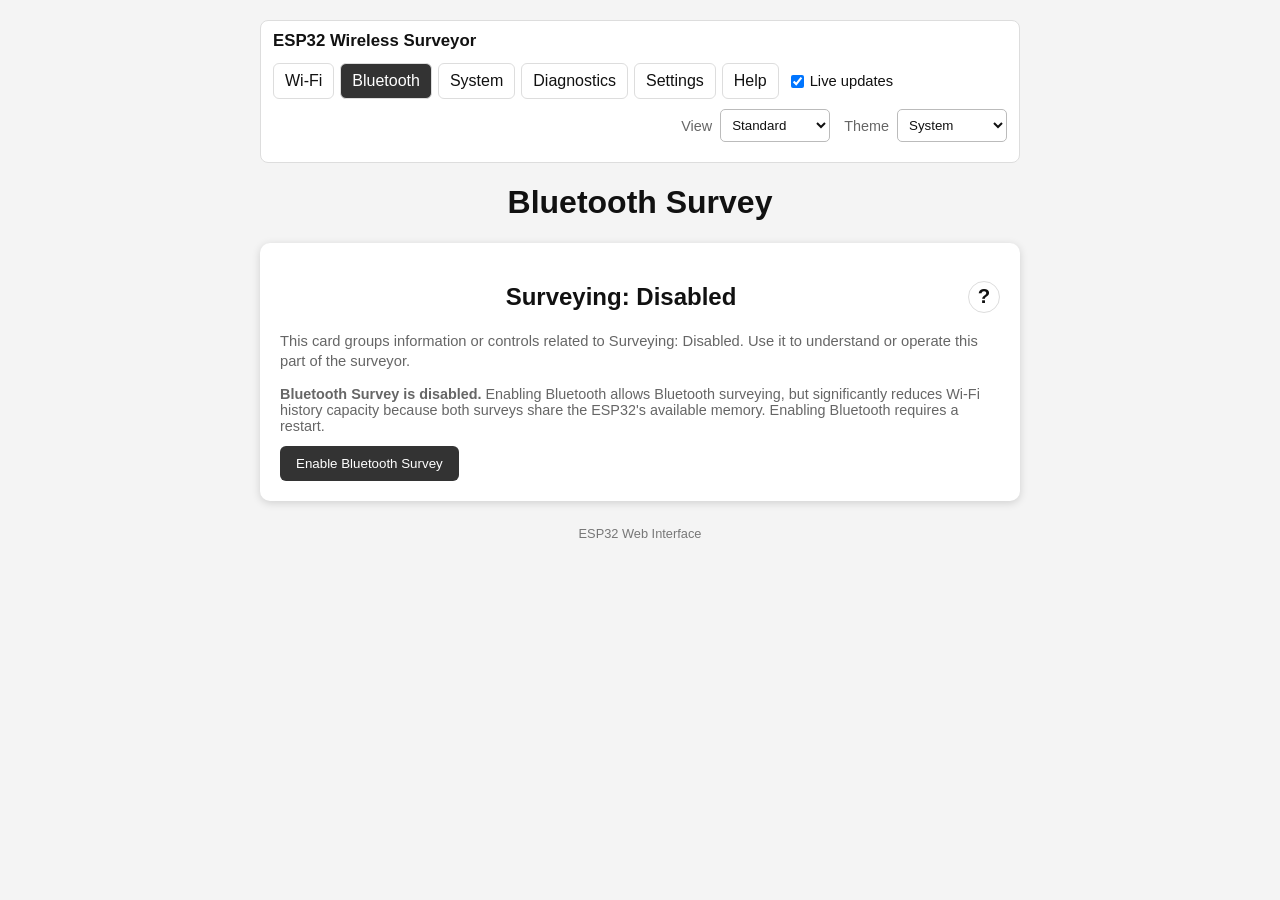
<file: docs/bluetooth.html>
<!DOCTYPE html>
<!-- GitHub Pages static demo generated from V40a browser capture; ESP32 network actions are simulated. -->
<!-- Static GitHub Pages demo generated from the ESP32 Wireless Surveyor UI. -->
<html data-theme="dark" data-view="developer"><head><meta content="text/html; charset=utf-8" http-equiv="Content-Type"/><meta content="width=device-width, initial-scale=1" name="viewport"/><title>ESP32 Bluetooth Survey</title><script>(function(){try{var v=localStorage.getItem('esp32-theme')||'system';var d=(v==='system')?(window.matchMedia&&window.matchMedia('(prefers-color-scheme: dark)').matches):(v==='dark');document.documentElement.dataset.theme=d?'dark':'light';var w=localStorage.getItem('esp32-view')||'standard';w=(w==='developer'||w==='advanced')?w:'standard';document.documentElement.dataset.view=w;}catch(e){}})();</script>
<style>
  :root {
    color-scheme: light;
    --page-bg: #f4f4f4;
    --card-bg: #ffffff;
    --text: #111111;
    --muted: #666666;
    --border: #dddddd;
    --header-bg: #f7f7f7;
    --button-bg: #333333;
    --button-text: #ffffff;
    --input-bg: #ffffff;
    --input-border: #bbbbbb;
    --link: #0000ee;
    --current-row: #eef7ee;
    --shadow: rgba(0,0,0,0.15);
    --plot-bg: #ffffff;
    --plot-grid: #dddddd;
    --plot-border: #bbbbbb;
    --plot-line: #333333;
    --plot-text: #222222;
  }

  html[data-theme="dark"] {
    color-scheme: dark;
    --page-bg: #151515;
    --card-bg: #242424;
    --text: #eeeeee;
    --muted: #b7b7b7;
    --border: #4a4a4a;
    --header-bg: #303030;
    --button-bg: #4a4a4a;
    --button-text: #ffffff;
    --input-bg: #2b2b2b;
    --input-border: #666666;
    --link: #8ab4f8;
    --current-row: #263b2b;
    --shadow: rgba(0,0,0,0.35);
    --plot-bg: #1d1d1d;
    --plot-grid: #444444;
    --plot-border: #666666;
    --plot-line: #8ab4f8;
    --plot-text: #dddddd;
  }

  * {
    box-sizing: border-box;
  }

  body {
    font-family: Arial, Helvetica, sans-serif;
    background: var(--page-bg);
    color: var(--text);
    margin: 0;
    padding: 20px;
  }

  .container {
    max-width: 760px;
    margin: auto;
  }

  h1, h2 {
    text-align: center;
  }

  .card {
    background: var(--card-bg);
    border-radius: 10px;
    padding: 20px;
    margin-top: 20px;
    box-shadow: 0 2px 8px var(--shadow);
  }

  .row {
    display: flex;
    justify-content: space-between;
    border-bottom: 1px solid var(--border);
    padding: 12px 0;
    gap: 16px;
  }

  .row:last-child {
    border-bottom: none;
  }

  .label {
    font-weight: bold;
  }

  .value {
    text-align: right;
    overflow-wrap: anywhere;
  }

  .button {
    display: inline-flex;
    align-items: center;
    justify-content: center;
    box-sizing: border-box;
    min-height: 44px;
    margin: 20px 6px 0 6px;
    padding: 12px 20px;
    border: 0;
    background: var(--button-bg);
    color: var(--button-text);
    text-decoration: none;
    border-radius: 6px;
    font: inherit;
    line-height: 1.2;
    cursor: pointer;
    vertical-align: middle;
  }

  .button:disabled {
    opacity: 0.65;
    cursor: default;
  }

  .buttons {
    text-align: center;
  }

  .test-tool-group {
    margin-top: 18px;
  }

  .test-tool-group h3 {
    margin: 0 0 8px 0;
    font-size: 1em;
  }

  .test-tool-actions {
    display: flex;
    flex-wrap: wrap;
    align-items: center;
    gap: 12px;
  }

  .test-tool-actions form {
    margin: 0;
  }

  .test-tool-actions button {
    min-height: 44px;
    padding: 10px 18px;
  }

  .survey-control-row {
    display: flex;
    flex-wrap: wrap;
    align-items: end;
    gap: 12px;
    margin-top: 14px;
  }

  .survey-control-row .control {
    margin: 0;
  }

  .save-state {
    min-width: 52px;
    color: var(--muted);
    font-size: 0.92em;
    padding-bottom: 10px;
  }

  .table-scroll {
    width: 100%;
    max-width: 100%;
    overflow-x: auto;
    -webkit-overflow-scrolling: touch;
  }

  .table-scroll table {
    width: 100%;
    min-width: 820px;
  }

  table {
    width: 100%;
    border-collapse: collapse;
    margin-top: 10px;
  }

  th, td {
    padding: 10px 8px;
    border-bottom: 1px solid var(--border);
    text-align: left;
  }

  th {
    background: var(--header-bg);
    white-space: nowrap;
  }

  td.address {
    white-space: nowrap;
  }

  td.signal, th.signal {
    text-align: right;
    white-space: nowrap;
  }

  td.security, th.security {
    text-align: center;
    white-space: nowrap;
  }

  tr.current {
    font-weight: bold;
    background: var(--current-row);
  }

  .note {
    color: var(--muted);
    font-size: 0.9em;
    margin-top: 14px;
  }

  .scan-group {
    margin-top: 26px;
  }

  .scan-heading {
    font-weight: bold;
    margin: 0 0 8px 0;
  }

  th.sortable {
    cursor: pointer;
    user-select: none;
  }

  th.sortable:hover {
    text-decoration: underline;
  }

  .plot-wrap {
    width: 100%;
    overflow-x: auto;
  }

  .plot-wrap svg {
    width: 100%;
    min-width: 520px;
    height: auto;
  }

  .plot-bg {
    fill: var(--plot-bg);
    stroke: var(--plot-border);
  }

  .plot-grid {
    stroke: var(--plot-grid);
  }

  .plot-line {
    fill: none;
    stroke: var(--plot-line);
    stroke-width: 2;
  }

  .plot-point {
    fill: var(--plot-line);
  }

  .plot-text {
    fill: var(--plot-text);
  }

  .controls {
    display: flex;
    flex-wrap: wrap;
    align-items: end;
    gap: 12px;
    margin-top: 12px;
  }

  .settings-row {
    display: flex;
    flex-wrap: wrap;
    align-items: flex-end;
    gap: 14px;
    margin-top: 12px;
  }

  .checkbox-stack {
    display: flex;
    flex-direction: column;
    justify-content: center;
    gap: 8px;
    padding-bottom: 2px;
  }

  .checkbox-stack label {
    white-space: nowrap;
  }

  .control {
    display: flex;
    flex-direction: column;
    gap: 5px;
  }

  input[type="number"] {
    width: 100px;
    padding: 9px;
    border: 1px solid var(--input-border);
    border-radius: 5px;
  }

  input[type="text"], input[type="password"] {
    min-width: 220px;
    padding: 9px;
    border: 1px solid var(--input-border);
    border-radius: 5px;
    background: var(--input-bg);
    color: var(--text);
  }

  button {
    padding: 10px 16px;
    border: 0;
    border-radius: 6px;
    background: var(--button-bg);
    color: var(--button-text);
    cursor: pointer;
  }

  .danger {
    background: #7a2d2d;
  }

  .theme-control {
    display: flex;
    justify-content: flex-end;
    align-items: center;
    gap: 8px;
    margin-bottom: 10px;
    color: var(--muted);
    font-size: 0.9em;
  }

  .sticky-interface-card {
    position: sticky;
    top: 0;
    z-index: 1000;
    margin-bottom: 14px;
    padding: 10px 12px;
    border: 1px solid var(--border);
    border-radius: 8px;
    background: var(--card-bg);
  }

  .site-header {
    display: flex;
    flex-wrap: wrap;
    align-items: center;
    justify-content: space-between;
    gap: 12px;
    margin-bottom: 10px;
  }

  #rssi-plot {
    scroll-margin-top: 150px;
  }

  .site-title {
    font-weight: bold;
    font-size: 1.05em;
  }

  .header-actions {
    display: flex;
    flex-wrap: wrap;
    align-items: center;
    gap: 12px;
  }

  .nav {
    display: flex;
    flex-wrap: wrap;
    gap: 6px;
  }

  .live-control {
    display: inline-flex;
    align-items: center;
    gap: 6px;
    white-space: nowrap;
    color: var(--text);
    font-size: 0.92em;
  }

  .live-control input {
    width: auto;
    margin: 0;
  }

  .scan-state {
    display: inline-block;
    margin-left: 8px;
    color: var(--muted);
    font-size: 0.92em;
  }

  .scan-state.active {
    font-weight: 600;
  }

  .nav a {
    padding: 8px 11px;
    border-radius: 6px;
    text-decoration: none;
    color: var(--text);
    border: 1px solid var(--border);
    background: var(--card-bg);
  }

  .nav a.active {
    background: var(--button-bg);
    color: var(--button-text);
  }

  .card > h2 {
    position: relative;
    padding-right: 38px;
  }

  .card-help-link {
    position: absolute;
    right: 0;
    top: 50%;
    transform: translateY(-50%);
    display: inline-flex;
    align-items: center;
    justify-content: center;
    width: 32px;
    height: 32px;
    border: 1px solid var(--border);
    border-radius: 50%;
    color: var(--text);
    background: var(--card-bg);
    text-decoration: none;
    font-size: 0.85em;
    font-weight: bold;
  }

  .card-help-link.help-return-link {
    font-size: 1.05em;
  }

  .card-help-standard, .card-help-developer {
    color: var(--muted);
    font-size: 0.92em;
    margin: 0 0 12px 0;
    line-height: 1.4;
  }

  .card-help-developer { display: none; }
  html[data-view="developer"] .card-help-developer { display: block; }

  .help-section { scroll-margin-top: 150px; }
  .help-section h2 { text-align: left; padding-right: 0; }

  .badge {
    display: inline-block;
    padding: 3px 7px;
    border: 1px solid var(--border);
    border-radius: 999px;
    font-size: 0.62em;
    font-weight: normal;
    vertical-align: middle;
    color: var(--muted);
  }

  .status-pass { font-weight: bold; }
  .status-warn { font-weight: bold; }
  .status-fail { font-weight: bold; }

  .interface-controls {
    display: flex;
    flex-wrap: wrap;
    justify-content: flex-end;
    align-items: center;
    gap: 14px;
    margin-bottom: 10px;
  }

  .view-control, .theme-control {
    display: flex;
    align-items: center;
    gap: 8px;
    margin-bottom: 0;
    color: var(--muted);
    font-size: 0.9em;
  }

  .capture-diagnostic-control {
    margin-bottom: 0;
  }

  .capture-diagnostic-control button {
    min-height: 34px;
    padding: 7px 11px;
    white-space: nowrap;
    font-size: 0.9em;
  }

  .diagnostic-details {
    margin-top: 14px;
    border-top: 1px solid var(--border);
    padding-top: 10px;
  }

  .diagnostic-details > summary {
    cursor: pointer;
    font-weight: 600;
    color: var(--text);
    list-style-position: outside;
  }

  .diagnostic-details > summary .diagnostic-summary {
    margin-left: 8px;
    color: var(--muted);
    font-weight: normal;
    font-size: 0.9em;
  }

  .diagnostic-details[open] > summary {
    margin-bottom: 8px;
  }

  .diagnostic-body {
    margin-top: 4px;
  }

  .diagnostic-warning {
    margin-top: 10px;
    padding: 9px 10px;
    border: 1px solid var(--border);
    border-radius: 6px;
    font-weight: 600;
  }

  .theme-control select, .view-control select {
    min-width: 110px;
    padding: 7px;
    border: 1px solid var(--input-border);
    border-radius: 5px;
    background: var(--input-bg);
    color: var(--text);
  }

  .footer {
    text-align: center;
    font-size: 0.8em;
    margin-top: 25px;
    color: #777;
  }

  /* View-depth model: Standard < Advanced < Developer. */
  .advanced-only, .developer-only { display: none !important; }
  html[data-view="advanced"] div.advanced-only,
  html[data-view="developer"] div.advanced-only,
  html[data-view="developer"] div.developer-only { display: block !important; }
  html[data-view="advanced"] .row.advanced-only,
  html[data-view="developer"] .row.advanced-only,
  html[data-view="developer"] .row.developer-only { display: flex !important; }
  html[data-view="advanced"] form.advanced-only,
  html[data-view="developer"] form.advanced-only,
  html[data-view="developer"] form.developer-only { display: flex !important; }
  html[data-view="advanced"] tr.advanced-only,
  html[data-view="developer"] tr.advanced-only,
  html[data-view="developer"] tr.developer-only { display: table-row !important; }
  html[data-view="advanced"] th.advanced-only, html[data-view="advanced"] td.advanced-only,
  html[data-view="developer"] th.advanced-only, html[data-view="developer"] td.advanced-only,
  html[data-view="developer"] th.developer-only, html[data-view="developer"] td.developer-only { display: table-cell !important; }
  .status-neutral { font-weight: bold; }

  @media (max-width: 600px) {
    table {
      font-size: 0.9em;
    }

    th, td {
      padding: 8px 5px;
    }
  }
</style>
<style type="text/css">[data-sonner-toaster][dir=ltr],html[dir=ltr]{--toast-icon-margin-start:-3px;--toast-icon-margin-end:4px;--toast-svg-margin-start:-1px;--toast-svg-margin-end:0px;--toast-button-margin-start:auto;--toast-button-margin-end:0;--toast-close-button-start:0;--toast-close-button-end:unset;--toast-close-button-transform:translate(-35%, -35%)}[data-sonner-toaster][dir=rtl],html[dir=rtl]{--toast-icon-margin-start:4px;--toast-icon-margin-end:-3px;--toast-svg-margin-start:0px;--toast-svg-margin-end:-1px;--toast-button-margin-start:0;--toast-button-margin-end:auto;--toast-close-button-start:unset;--toast-close-button-end:0;--toast-close-button-transform:translate(35%, -35%)}[data-sonner-toaster]{position:fixed;width:var(--width);font-family:ui-sans-serif,system-ui,-apple-system,BlinkMacSystemFont,Segoe UI,Roboto,Helvetica Neue,Arial,Noto Sans,sans-serif,Apple Color Emoji,Segoe UI Emoji,Segoe UI Symbol,Noto Color Emoji;--gray1:hsl(0, 0%, 99%);--gray2:hsl(0, 0%, 97.3%);--gray3:hsl(0, 0%, 95.1%);--gray4:hsl(0, 0%, 93%);--gray5:hsl(0, 0%, 90.9%);--gray6:hsl(0, 0%, 88.7%);--gray7:hsl(0, 0%, 85.8%);--gray8:hsl(0, 0%, 78%);--gray9:hsl(0, 0%, 56.1%);--gray10:hsl(0, 0%, 52.3%);--gray11:hsl(0, 0%, 43.5%);--gray12:hsl(0, 0%, 9%);--border-radius:8px;box-sizing:border-box;padding:0;margin:0;list-style:none;outline:0;z-index:999999999;transition:transform .4s ease}@media (hover:none) and (pointer:coarse){[data-sonner-toaster][data-lifted=true]{transform:none}}[data-sonner-toaster][data-x-position=right]{right:var(--offset-right)}[data-sonner-toaster][data-x-position=left]{left:var(--offset-left)}[data-sonner-toaster][data-x-position=center]{left:50%;transform:translateX(-50%)}[data-sonner-toaster][data-y-position=top]{top:var(--offset-top)}[data-sonner-toaster][data-y-position=bottom]{bottom:var(--offset-bottom)}[data-sonner-toast]{--y:translateY(100%);--lift-amount:calc(var(--lift) * var(--gap));z-index:var(--z-index);position:absolute;opacity:0;transform:var(--y);touch-action:none;transition:transform .4s,opacity .4s,height .4s,box-shadow .2s;box-sizing:border-box;outline:0;overflow-wrap:anywhere}[data-sonner-toast][data-styled=true]{padding:16px;background:var(--normal-bg);border:1px solid var(--normal-border);color:var(--normal-text);border-radius:var(--border-radius);box-shadow:0 4px 12px rgba(0,0,0,.1);width:var(--width);font-size:13px;display:flex;align-items:center;gap:6px}[data-sonner-toast]:focus-visible{box-shadow:0 4px 12px rgba(0,0,0,.1),0 0 0 2px rgba(0,0,0,.2)}[data-sonner-toast][data-y-position=top]{top:0;--y:translateY(-100%);--lift:1;--lift-amount:calc(1 * var(--gap))}[data-sonner-toast][data-y-position=bottom]{bottom:0;--y:translateY(100%);--lift:-1;--lift-amount:calc(var(--lift) * var(--gap))}[data-sonner-toast][data-styled=true] [data-description]{font-weight:400;line-height:1.4;color:#3f3f3f}[data-rich-colors=true][data-sonner-toast][data-styled=true] [data-description]{color:inherit}[data-sonner-toaster][data-sonner-theme=dark] [data-description]{color:#e8e8e8}[data-sonner-toast][data-styled=true] [data-title]{font-weight:500;line-height:1.5;color:inherit}[data-sonner-toast][data-styled=true] [data-icon]{display:flex;height:16px;width:16px;position:relative;justify-content:flex-start;align-items:center;flex-shrink:0;margin-left:var(--toast-icon-margin-start);margin-right:var(--toast-icon-margin-end)}[data-sonner-toast][data-promise=true] [data-icon]>svg{opacity:0;transform:scale(.8);transform-origin:center;animation:sonner-fade-in .3s ease forwards}[data-sonner-toast][data-styled=true] [data-icon]>*{flex-shrink:0}[data-sonner-toast][data-styled=true] [data-icon] svg{margin-left:var(--toast-svg-margin-start);margin-right:var(--toast-svg-margin-end)}[data-sonner-toast][data-styled=true] [data-content]{display:flex;flex-direction:column;gap:2px}[data-sonner-toast][data-styled=true] [data-button]{border-radius:4px;padding-left:8px;padding-right:8px;height:24px;font-size:12px;color:var(--normal-bg);background:var(--normal-text);margin-left:var(--toast-button-margin-start);margin-right:var(--toast-button-margin-end);border:none;font-weight:500;cursor:pointer;outline:0;display:flex;align-items:center;flex-shrink:0;transition:opacity .4s,box-shadow .2s}[data-sonner-toast][data-styled=true] [data-button]:focus-visible{box-shadow:0 0 0 2px rgba(0,0,0,.4)}[data-sonner-toast][data-styled=true] [data-button]:first-of-type{margin-left:var(--toast-button-margin-start);margin-right:var(--toast-button-margin-end)}[data-sonner-toast][data-styled=true] [data-cancel]{color:var(--normal-text);background:rgba(0,0,0,.08)}[data-sonner-toaster][data-sonner-theme=dark] [data-sonner-toast][data-styled=true] [data-cancel]{background:rgba(255,255,255,.3)}[data-sonner-toast][data-styled=true] [data-close-button]{position:absolute;left:var(--toast-close-button-start);right:var(--toast-close-button-end);top:0;height:20px;width:20px;display:flex;justify-content:center;align-items:center;padding:0;color:var(--gray12);background:var(--normal-bg);border:1px solid var(--gray4);transform:var(--toast-close-button-transform);border-radius:50%;cursor:pointer;z-index:1;transition:opacity .1s,background .2s,border-color .2s}[data-sonner-toast][data-styled=true] [data-close-button]:focus-visible{box-shadow:0 4px 12px rgba(0,0,0,.1),0 0 0 2px rgba(0,0,0,.2)}[data-sonner-toast][data-styled=true] [data-disabled=true]{cursor:not-allowed}[data-sonner-toast][data-styled=true]:hover [data-close-button]:hover{background:var(--gray2);border-color:var(--gray5)}[data-sonner-toast][data-swiping=true]::before{content:'';position:absolute;left:-100%;right:-100%;height:100%;z-index:-1}[data-sonner-toast][data-y-position=top][data-swiping=true]::before{bottom:50%;transform:scaleY(3) translateY(50%)}[data-sonner-toast][data-y-position=bottom][data-swiping=true]::before{top:50%;transform:scaleY(3) translateY(-50%)}[data-sonner-toast][data-swiping=false][data-removed=true]::before{content:'';position:absolute;inset:0;transform:scaleY(2)}[data-sonner-toast][data-expanded=true]::after{content:'';position:absolute;left:0;height:calc(var(--gap) + 1px);bottom:100%;width:100%}[data-sonner-toast][data-mounted=true]{--y:translateY(0);opacity:1}[data-sonner-toast][data-expanded=false][data-front=false]{--scale:var(--toasts-before) * 0.05 + 1;--y:translateY(calc(var(--lift-amount) * var(--toasts-before))) scale(calc(-1 * var(--scale)));height:var(--front-toast-height)}[data-sonner-toast]>*{transition:opacity .4s}[data-sonner-toast][data-x-position=right]{right:0}[data-sonner-toast][data-x-position=left]{left:0}[data-sonner-toast][data-expanded=false][data-front=false][data-styled=true]>*{opacity:0}[data-sonner-toast][data-visible=false]{opacity:0;pointer-events:none}[data-sonner-toast][data-mounted=true][data-expanded=true]{--y:translateY(calc(var(--lift) * var(--offset)));height:var(--initial-height)}[data-sonner-toast][data-removed=true][data-front=true][data-swipe-out=false]{--y:translateY(calc(var(--lift) * -100%));opacity:0}[data-sonner-toast][data-removed=true][data-front=false][data-swipe-out=false][data-expanded=true]{--y:translateY(calc(var(--lift) * var(--offset) + var(--lift) * -100%));opacity:0}[data-sonner-toast][data-removed=true][data-front=false][data-swipe-out=false][data-expanded=false]{--y:translateY(40%);opacity:0;transition:transform .5s,opacity .2s}[data-sonner-toast][data-removed=true][data-front=false]::before{height:calc(var(--initial-height) + 20%)}[data-sonner-toast][data-swiping=true]{transform:var(--y) translateY(var(--swipe-amount-y,0)) translateX(var(--swipe-amount-x,0));transition:none}[data-sonner-toast][data-swiped=true]{user-select:none}[data-sonner-toast][data-swipe-out=true][data-y-position=bottom],[data-sonner-toast][data-swipe-out=true][data-y-position=top]{animation-duration:.2s;animation-timing-function:ease-out;animation-fill-mode:forwards}[data-sonner-toast][data-swipe-out=true][data-swipe-direction=left]{animation-name:swipe-out-left}[data-sonner-toast][data-swipe-out=true][data-swipe-direction=right]{animation-name:swipe-out-right}[data-sonner-toast][data-swipe-out=true][data-swipe-direction=up]{animation-name:swipe-out-up}[data-sonner-toast][data-swipe-out=true][data-swipe-direction=down]{animation-name:swipe-out-down}@keyframes swipe-out-left{from{transform:var(--y) translateX(var(--swipe-amount-x));opacity:1}to{transform:var(--y) translateX(calc(var(--swipe-amount-x) - 100%));opacity:0}}@keyframes swipe-out-right{from{transform:var(--y) translateX(var(--swipe-amount-x));opacity:1}to{transform:var(--y) translateX(calc(var(--swipe-amount-x) + 100%));opacity:0}}@keyframes swipe-out-up{from{transform:var(--y) translateY(var(--swipe-amount-y));opacity:1}to{transform:var(--y) translateY(calc(var(--swipe-amount-y) - 100%));opacity:0}}@keyframes swipe-out-down{from{transform:var(--y) translateY(var(--swipe-amount-y));opacity:1}to{transform:var(--y) translateY(calc(var(--swipe-amount-y) + 100%));opacity:0}}@media (max-width:600px){[data-sonner-toaster]{position:fixed;right:var(--mobile-offset-right);left:var(--mobile-offset-left);width:100%}[data-sonner-toaster][dir=rtl]{left:calc(var(--mobile-offset-left) * -1)}[data-sonner-toaster] [data-sonner-toast]{left:0;right:0;width:calc(100% - var(--mobile-offset-left) * 2)}[data-sonner-toaster][data-x-position=left]{left:var(--mobile-offset-left)}[data-sonner-toaster][data-y-position=bottom]{bottom:var(--mobile-offset-bottom)}[data-sonner-toaster][data-y-position=top]{top:var(--mobile-offset-top)}[data-sonner-toaster][data-x-position=center]{left:var(--mobile-offset-left);right:var(--mobile-offset-right);transform:none}}[data-sonner-toaster][data-sonner-theme=light]{--normal-bg:#fff;--normal-border:var(--gray4);--normal-text:var(--gray12);--success-bg:hsl(143, 85%, 96%);--success-border:hsl(145, 92%, 87%);--success-text:hsl(140, 100%, 27%);--info-bg:hsl(208, 100%, 97%);--info-border:hsl(221, 91%, 93%);--info-text:hsl(210, 92%, 45%);--warning-bg:hsl(49, 100%, 97%);--warning-border:hsl(49, 91%, 84%);--warning-text:hsl(31, 92%, 45%);--error-bg:hsl(359, 100%, 97%);--error-border:hsl(359, 100%, 94%);--error-text:hsl(360, 100%, 45%)}[data-sonner-toaster][data-sonner-theme=light] [data-sonner-toast][data-invert=true]{--normal-bg:#000;--normal-border:hsl(0, 0%, 20%);--normal-text:var(--gray1)}[data-sonner-toaster][data-sonner-theme=dark] [data-sonner-toast][data-invert=true]{--normal-bg:#fff;--normal-border:var(--gray3);--normal-text:var(--gray12)}[data-sonner-toaster][data-sonner-theme=dark]{--normal-bg:#000;--normal-bg-hover:hsl(0, 0%, 12%);--normal-border:hsl(0, 0%, 20%);--normal-border-hover:hsl(0, 0%, 25%);--normal-text:var(--gray1);--success-bg:hsl(150, 100%, 6%);--success-border:hsl(147, 100%, 12%);--success-text:hsl(150, 86%, 65%);--info-bg:hsl(215, 100%, 6%);--info-border:hsl(223, 43%, 17%);--info-text:hsl(216, 87%, 65%);--warning-bg:hsl(64, 100%, 6%);--warning-border:hsl(60, 100%, 9%);--warning-text:hsl(46, 87%, 65%);--error-bg:hsl(358, 76%, 10%);--error-border:hsl(357, 89%, 16%);--error-text:hsl(358, 100%, 81%)}[data-sonner-toaster][data-sonner-theme=dark] [data-sonner-toast] [data-close-button]{background:var(--normal-bg);border-color:var(--normal-border);color:var(--normal-text)}[data-sonner-toaster][data-sonner-theme=dark] [data-sonner-toast] [data-close-button]:hover{background:var(--normal-bg-hover);border-color:var(--normal-border-hover)}[data-rich-colors=true][data-sonner-toast][data-type=success]{background:var(--success-bg);border-color:var(--success-border);color:var(--success-text)}[data-rich-colors=true][data-sonner-toast][data-type=success] [data-close-button]{background:var(--success-bg);border-color:var(--success-border);color:var(--success-text)}[data-rich-colors=true][data-sonner-toast][data-type=info]{background:var(--info-bg);border-color:var(--info-border);color:var(--info-text)}[data-rich-colors=true][data-sonner-toast][data-type=info] [data-close-button]{background:var(--info-bg);border-color:var(--info-border);color:var(--info-text)}[data-rich-colors=true][data-sonner-toast][data-type=warning]{background:var(--warning-bg);border-color:var(--warning-border);color:var(--warning-text)}[data-rich-colors=true][data-sonner-toast][data-type=warning] [data-close-button]{background:var(--warning-bg);border-color:var(--warning-border);color:var(--warning-text)}[data-rich-colors=true][data-sonner-toast][data-type=error]{background:var(--error-bg);border-color:var(--error-border);color:var(--error-text)}[data-rich-colors=true][data-sonner-toast][data-type=error] [data-close-button]{background:var(--error-bg);border-color:var(--error-border);color:var(--error-text)}.sonner-loading-wrapper{--size:16px;height:var(--size);width:var(--size);position:absolute;inset:0;z-index:10}.sonner-loading-wrapper[data-visible=false]{transform-origin:center;animation:sonner-fade-out .2s ease forwards}.sonner-spinner{position:relative;top:50%;left:50%;height:var(--size);width:var(--size)}.sonner-loading-bar{animation:sonner-spin 1.2s linear infinite;background:var(--gray11);border-radius:6px;height:8%;left:-10%;position:absolute;top:-3.9%;width:24%}.sonner-loading-bar:first-child{animation-delay:-1.2s;transform:rotate(.0001deg) translate(146%)}.sonner-loading-bar:nth-child(2){animation-delay:-1.1s;transform:rotate(30deg) translate(146%)}.sonner-loading-bar:nth-child(3){animation-delay:-1s;transform:rotate(60deg) translate(146%)}.sonner-loading-bar:nth-child(4){animation-delay:-.9s;transform:rotate(90deg) translate(146%)}.sonner-loading-bar:nth-child(5){animation-delay:-.8s;transform:rotate(120deg) translate(146%)}.sonner-loading-bar:nth-child(6){animation-delay:-.7s;transform:rotate(150deg) translate(146%)}.sonner-loading-bar:nth-child(7){animation-delay:-.6s;transform:rotate(180deg) translate(146%)}.sonner-loading-bar:nth-child(8){animation-delay:-.5s;transform:rotate(210deg) translate(146%)}.sonner-loading-bar:nth-child(9){animation-delay:-.4s;transform:rotate(240deg) translate(146%)}.sonner-loading-bar:nth-child(10){animation-delay:-.3s;transform:rotate(270deg) translate(146%)}.sonner-loading-bar:nth-child(11){animation-delay:-.2s;transform:rotate(300deg) translate(146%)}.sonner-loading-bar:nth-child(12){animation-delay:-.1s;transform:rotate(330deg) translate(146%)}@keyframes sonner-fade-in{0%{opacity:0;transform:scale(.8)}100%{opacity:1;transform:scale(1)}}@keyframes sonner-fade-out{0%{opacity:1;transform:scale(1)}100%{opacity:0;transform:scale(.8)}}@keyframes sonner-spin{0%{opacity:1}100%{opacity:.15}}@media (prefers-reduced-motion){.sonner-loading-bar,[data-sonner-toast],[data-sonner-toast]>*{transition:none!important;animation:none!important}}.sonner-loader{position:absolute;top:50%;left:50%;transform:translate(-50%,-50%);transform-origin:center;transition:opacity .2s,transform .2s}.sonner-loader[data-visible=false]{opacity:0;transform:scale(.8) translate(-50%,-50%)}</style></head><body><div class="container"><div class="sticky-interface-card"><div class="site-header"><div class="site-title">ESP32 Wireless Surveyor</div><div class="header-actions"><nav class="nav"><a href="index.html">Wi-Fi</a><a class="active" href="bluetooth.html">Bluetooth</a><a href="system.html">System</a><a href="diagnostics.html">Diagnostics</a><a href="settings.html">Settings</a><a href="help.html">Help</a></nav><label class="live-control"><input checked="" id="live-updates-toggle" type="checkbox"/> Live updates</label></div></div><div class="interface-controls"><div class="view-control"><label for="view-select">View</label><select class="view-select" id="view-select" onchange="setViewMode(this.value)"><option value="standard">Standard</option><option value="advanced">Advanced</option><option value="developer">Developer</option></select></div><div class="theme-control"><label for="theme-select">Theme</label><select class="theme-select" id="theme-select" onchange="setTheme(this.value)"><option value="system">System</option><option value="light">Light</option><option value="dark">Dark</option></select></div><div class="capture-diagnostic-control developer-only"><button id="capture-diagnostics-button" onclick="captureDiagnostics()" title="Capture browser state and download status.json without leaving this page" type="button">Capture Diagnostics</button></div></div></div>
<script>
(function(){
  const help={
    'Survey Status & Controls':['survey-controls','Shows whether surveying is active, when the last scan ran, and the controls that affect scan timing. Use it to confirm the survey is actually collecting data.','Scan state and counters are live scheduler indicators. Interval changes affect future automatic starts; Live Updates only refresh the browser.'],
    'History':['history','Shows how much survey data is retained and how far back it reaches. Older observations roll out as the buffer fills.','Capacity reflects compact observations plus supporting identity and scan metadata; retained time depends on scan interval and observations per scan.'],
    'RSSI History':['rssi-history','Plots retained signal strength for one selected network or device. Hover over a point to see details for that observation.','RSSI is shown in dBm on a fixed scale so plots are comparable. Each point represents one retained scan observation.'],
    'Observed Networks':['observed-networks','Lists Wi-Fi access points currently represented in retained history. Select a network to inspect its RSSI history.','Rows are grouped by BSSID, not SSID, so multiple radios advertising the same network name remain distinct.'],
    'Observed Devices':['observed-devices','Lists Bluetooth devices currently represented in retained history. Select a device to inspect its RSSI history.','Bluetooth addresses may be public, static-random, or private; address type affects how useful identity and vendor interpretation can be.'],
    'Observed Channel Interference':['channel-analysis','Summarizes the Wi-Fi activity seen across 2.4 GHz channels and suggests a less-congested channel.','The estimate weights observed RSSI plus co-channel and adjacent-channel overlap; it is not an airtime-utilization or noise-floor measurement.'],
    'Infrastructure Wi-Fi':['infrastructure-wifi','Shows the network connection used to reach the surveyor through your existing Wi-Fi. Surveying can continue even when this connection is unavailable.','Use RSSI, channel, BSSID, and reconnect diagnostics to separate infrastructure connectivity from survey-radio behavior.'],
    'Survey Health':['survey-health','Summarizes whether automatic surveying and its supporting checks are operating normally.','Warnings identify timing, allocation, or integrity conditions that merit investigation without necessarily stopping the survey.'],
    'Survey Scheduler Diagnostics':['scheduler-diagnostics','Shows detailed timing and retry information for automatic scan scheduling.','Use these counters to distinguish scan-start failures, completion failures, interaction deferral, and retry-backoff behavior.'],
    'CSV Diagnostics':['csv-diagnostics','Shows how often survey CSV files have been exported and how the most recent export performed.','Useful for spotting long-running exports or response delays when history is near capacity.'],
    'Wi-Fi Memory Diagnostics':['wifi-memory','Shows Wi-Fi history table sizes, identity usage, and heap margin.','Watch free heap, largest block, AP-table utilization, and history-integrity checks when stress testing near capacity.'],
    'BLE Implementation Diagnostics':['ble-memory','Shows Bluetooth history-table usage and memory pressure.','Use address/metadata utilization and heap metrics to evaluate dual-radio allocation pressure.'],
    'Device':['device','Identifies the running firmware, hardware, build, and uptime. This is the first place to confirm what device and software you are looking at.','Firmware/core/IDF and reset information are useful when reproducing behavior across builds or boards.'],
    'Diagnostic Overview':['system-health','Provides an at-a-glance PASS/WARN summary of the surveyor. Open the deeper view when a warning appears.','Health combines survey cadence, history integrity, memory, reset, storage, and application-space checks.'],
    'Wi-Fi Survey Engine':['wifi-survey-diagnostics','Detailed Wi-Fi scan-engine health, retention outcomes, scheduler counters, and timing live here rather than on the normal survey page.','Use these counters to distinguish RF observations from logger/scheduler failures.'],
    'Bluetooth Survey Engine':['ble-survey-diagnostics','Detailed Bluetooth scan-engine health and retention state.','Developer view adds address-table, metadata, allocation, and implementation details.'],
    'Survey Scheduler':['survey-scheduler-diagnostics','Shows survey cadence and main-loop timing.','Developer view adds retry/backoff and interaction-defer internals.'],
    'Infrastructure Connectivity':['infrastructure-diagnostics','Shows current station connectivity for troubleshooting.','Later V40 revisions will add bounded disconnect reasons, reconnect attempts, and DHCP outcomes here.'],
    'Flash & Storage':['flash-storage-diagnostics','Shows application/flash capacity and restart-checkpoint storage state.','This is also the natural future home for OTA/partition diagnostics.'],
    'Web Interface':['web-diagnostics','Developer instrumentation for page generation, transport, browser reports, and severe-hang detection.','Use with Capture Diagnostics when investigating web responsiveness.'],
    'Export Diagnostics':['export-diagnostics','Shows Wi-Fi and Bluetooth export activity and timing.','Export metrics are separated from the survey-result pages.'],
    'Session & Checkpoint Tools':['session-tools','Developer controls for explicitly saving or discarding restart continuity data.','These controls act on the same temporary one-reboot checkpoint used by controlled restarts.'],
    'Interface Test Tools':['interface-test-tools','Developer-only hardware/interface test actions.','Testing an indicator is diagnostic activity; configuring whether it is enabled remains under Settings.'],
    'Memory':['memory','Shows available working memory and the lowest memory margin seen since startup. Low memory can reduce responsiveness or prevent operations from completing.','Minimum free heap shows peak pressure; largest free block helps distinguish total free memory from fragmentation.'],
    'Network':['network','Shows how the device is connected and the addresses used to reach its web interface.','Use interface mode, MACs, channel, reconnect count, AP state, and mDNS state when diagnosing connectivity.'],
    'Diagnostic Events & Capture':['diagnostics-export','Downloads a JSON snapshot of System information and recent diagnostic events for troubleshooting or comparison.','The export mirrors current System state and includes bounded RAM diagnostic history plus the current configuration snapshot.'],
    'Device Actions':['restart-device','Restarts the surveyor without changing saved settings. Current survey history is preserved when the restart checkpoint can hold it.','A failed checkpoint blocks the safe restart path; destructive restart requires explicit confirmation so stale or current history is not silently lost.'],
    'Boot Heap Checkpoints':['boot-heap','Shows memory at major startup stages so you can see where RAM is consumed.','Compare free heap, minimum heap, and largest block across initialization stages to isolate subsystem costs.'],
    'Session':['session','Shows whether survey history was restored through a controlled restart and the current restart-preservation status.','Restart checkpoints are temporary continuity data and are deleted after successful restore.'],
    'History Test Tools':['history-test-tools','Developer-only controls fill history with synthetic observations for near-capacity UI and rollover testing.','Synthetic data exercises compact history/table behavior but is not a substitute for radio or endurance testing.'],
    'Infrastructure Network':['settings-network','Configures the existing Wi-Fi network the surveyor can join for browser access.','Credentials are stored separately and are intentionally excluded from configuration export.'],
    'Device Identity':['device-identity','Configures the friendly local hostname used to reach the surveyor on networks that support mDNS.','Changing the hostname requires restart because mDNS advertisement is initialized at boot.'],
    'Device AP':['device-ap','Configures the surveyor\'s own Wi-Fi access point, which provides direct browser access when infrastructure Wi-Fi is unavailable.','Changing AP state, SSID, or password requires restart and can affect how you reconnect to the device.'],
    'Survey Configuration':['survey-mode','Enables or disables Bluetooth surveying. Bluetooth uses additional RAM, so changing this mode resizes survey memory at restart.','BLE is initialized at boot; history allocations are sized after the selected radio mode is known.'],
    'Wi-Fi History Capture':['wifi-capture','Controls whether hidden Wi-Fi networks consume retained-history capacity. Hidden networks are still detected for channel analysis when retention is disabled.','The filter applies to future observations only; existing hidden records age out normally.'],
    'Interface & Indicators':['interface-indicators','Controls device indicators and explains browser-local display choices.','Theme and View are browser-local; status LED state is stored on the surveyor.'],
    'Configuration Backup & Restore':['configuration','Exports and restores non-secret device settings so a configuration can be reproduced without re-entering every option.','Import validates the complete schema before writing settings; credential fields are intentionally excluded.']
  };
  function baseTitle(t){return (t||'').split('—')[0].split('–')[0].replace(/\s+/g,' ').trim();}
  function slug(t){return baseTitle(t).toLowerCase().replace(/&/g,'and').replace(/[^a-z0-9]+/g,'-').replace(/^-|-$/g,'')||'about-cards';}
  function decorate(card){
    if(!card)return;
    const h=card.querySelector(':scope > h2'); if(!h||h.querySelector('.card-help-link'))return;
    const key=baseTitle(h.textContent); const d=help[key]||['about-cards','This card groups information or controls related to '+key+'. Use it to understand or operate this part of the surveyor.','Developer view exposes additional implementation and diagnostic detail for this card.'];
    const a=document.createElement('a');a.className='card-help-link';
    if(location.pathname==='/help'){
      a.classList.add('help-return-link');a.href='#';a.textContent='←';a.title='Return to previous page';a.setAttribute('aria-label','Return to previous page');
      a.addEventListener('click',function(e){e.preventDefault();if(document.referrer&&document.referrer.indexOf(location.origin)===0&&history.length>1){history.back();}else{location.href='/';}});
    }else{
      a.href='/help#'+d[0];a.textContent='?';a.title='Help: '+key;a.setAttribute('aria-label','Help: '+key);
    }
    h.appendChild(a);
    const std=document.createElement('div');std.className='card-help-standard';std.textContent=d[1];h.insertAdjacentElement('afterend',std);
    const dev=document.createElement('div');dev.className='card-help-developer developer-only';dev.textContent=d[2];std.insertAdjacentElement('afterend',dev);
    card.dataset.helpReady='1';
  }
  function run(root){(root||document).querySelectorAll('.card').forEach(decorate);}
  function start(){run(document);new MutationObserver(function(ms){for(const m of ms){for(const n of m.addedNodes){if(n.nodeType===1){if(n.matches&&n.matches('.card'))decorate(n);if(n.closest)decorate(n.closest('.card'));run(n);}}}}).observe(document.body,{childList:true,subtree:true});}
  if(document.readyState==='loading')document.addEventListener('DOMContentLoaded',start);else start();
})();
</script>
<h1>Bluetooth Survey</h1><div class="card" data-help-ready="1"><h2>Surveying: Disabled<a aria-label="Help: Surveying: Disabled" class="card-help-link" href="help.html#about-cards" title="Help: Surveying: Disabled">?</a></h2><div class="card-help-standard">This card groups information or controls related to Surveying: Disabled. Use it to understand or operate this part of the surveyor.</div><div class="card-help-developer developer-only">Developer view exposes additional implementation and diagnostic detail for this card.</div><div class="note"><strong>Bluetooth Survey is disabled.</strong> Enabling Bluetooth allows Bluetooth surveying, but significantly reduces Wi-Fi history capacity because both surveys share the ESP32's available memory. Enabling Bluetooth requires a restart.</div><div class="row advanced-only"><span class="label">BLE Stack</span><span class="value">Not initialized</span></div><div class="row developer-only"><span class="label">BLE History RAM</span><span class="value">0 KB</span></div><form action="#" class="controls" data-demo-action="/ble-mode" method="get"><input name="enabled" type="hidden" value="1"/><button type="submit">Enable Bluetooth Survey</button></form></div><div class="footer">ESP32 Web Interface</div><script>function applyTheme(v){const r=document.documentElement;if(v==='system'){const d=window.matchMedia&&window.matchMedia('(prefers-color-scheme: dark)').matches;r.dataset.theme=d?'dark':'light';}else{r.dataset.theme=v;}}function setTheme(v){localStorage.setItem('esp32-theme',v);applyTheme(v);document.querySelectorAll('.theme-select').forEach(s=>s.value=v);}function applyViewMode(v){v=(v==='developer'||v==='advanced')?v:'standard';document.documentElement.dataset.view=v;document.querySelectorAll('.view-select').forEach(s=>s.value=v);}function setViewMode(v){v=(v==='developer'||v==='advanced')?v:'standard';localStorage.setItem('esp32-view',v);applyViewMode(v);}function captureDiagnostics(){const b=document.getElementById('capture-diagnostics-button');if(b){b.disabled=true;b.textContent='Capturing…';}let p=0;const m=document.querySelector('meta[name="ws38j-page-id"]');if(window.__WS38J&&window.__WS38J.pageId)p=window.__WS38J.pageId;else if(m)p=parseInt(m.content||'0',10)||0;const w=window.__WS38J||{};const d='g='+(w.guard?1:0)+',l='+(w.loader?1:0)+',r='+(w.repaint?1:0)+',t='+(w.tail?1:0)+',o='+(w.observedDone?1:0);const u='/api/web/client-diag?p='+encodeURIComponent(p)+'&s=capture&d='+encodeURIComponent(d);demoFetch(u,{method:'POST',cache:'no-store'}).catch(()=>{}).finally(()=>{const a=document.createElement('a');a.href='/status.json?capture='+Date.now();a.download='';a.style.display='none';document.body.appendChild(a);a.click();setTimeout(()=>a.remove(),1000);if(b){b.textContent='Captured';setTimeout(()=>{b.textContent='Capture Diagnostics';b.disabled=false;},1400);}});}document.addEventListener('DOMContentLoaded',()=>{const v=localStorage.getItem('esp32-theme')||'system';document.querySelectorAll('.theme-select').forEach(s=>s.value=v);const w=localStorage.getItem('esp32-view')||'standard';applyViewMode(w);if(window.matchMedia){window.matchMedia('(prefers-color-scheme: dark)').addEventListener?.('change',()=>{if((localStorage.getItem('esp32-theme')||'system')==='system')applyTheme('system');});}});</script></div>

</body><k22ea2c52-1978-41a4-88c3-c60d93c1939a><template shadowrootdelegatesfocus="" shadowrootmode="closed"><style>:host {
    --default-font-family: '1ebd8868-1d1e-48be-a8cd-6c95bf77e213', ui-sans-serif, system-ui, -apple-system, BlinkMacSystemFont, 'Segoe UI', Roboto, 'Helvetica Neue', Arial, 'Noto Sans', sans-serif;
    --font-heading: '1ebd8868-1d1e-48be-a8cd-6c95bf77e213', ui-sans-serif, system-ui, -apple-system, BlinkMacSystemFont, 'Segoe UI', Roboto, 'Helvetica Neue', Arial, 'Noto Sans', sans-serif;
    --font-body: '1ebd8868-1d1e-48be-a8cd-6c95bf77e213', ui-sans-serif, system-ui, -apple-system, BlinkMacSystemFont, 'Segoe UI', Roboto, 'Helvetica Neue', Arial, 'Noto Sans', sans-serif;
  }</style><dialog aria-labelledby="nordvpn-extension-dialog-label" aria-modal="true" closedby="closerequest" id="efb768b5-1a53-4042-98e8-4cf5ecbba666" spellcheck="false" translate="no"></dialog><style>@layer properties;@layer theme,base,components,utilities;@layer theme{:host,:root{--font-mono:ui-monospace,SFMono-Regular,Menlo,Monaco,Consolas,"Liberation Mono","Courier New",monospace;--spacing:.25rem;--leading-normal:1.5;--ease-out:cubic-bezier(0,0,.2,1);--animate-spin:spin 1s linear infinite;--default-transition-duration:.15s;--default-transition-timing-function:cubic-bezier(.4,0,.2,1);--default-font-family:"Inter","ui-sans-serif","system-ui","sans-serif","Apple Color Emoji","Segoe UI Emoji","Segoe UI Symbol","Noto Color Emoji";--default-mono-font-family:var(--font-mono);--container-md:736px;--container-lg:960px;--font-heading:"Inter","ui-sans-serif","system-ui","sans-serif","Apple Color Emoji","Segoe UI Emoji","Segoe UI Symbol","Noto Color Emoji";--font-body:"Inter","ui-sans-serif","system-ui","sans-serif","Apple Color Emoji","Segoe UI Emoji","Segoe UI Symbol","Noto Color Emoji";--fontSize-2xs:.6875rem;--fontSize-xs:.75rem;--fontSize-sm:.875rem;--fontSize-md:1rem;--fontSize-lg:1.125rem;--fontSize-2xl:1.375rem;--fontSize-3xl:1.5rem;--fontSize-4xl:1.625rem;--fontSize-5xl:1.75rem;--fontSize-6xl:2rem;--fontSize-7xl:2.5rem;--fontWeight-normal:400;--fontWeight-medium:500;--fontWeight-bold:600;--letterSpacing-sm:-.016rem;--letterSpacing-md:0rem;--borderRadius-none:0;--borderRadius-xs:3px;--borderRadius-sm:6px;--borderRadius-md:12px;--borderRadius-lg:20px;--borderRadius-full:9999px;--borderWidth-none:0;--borderWidth-md:1px;--ai-gradient:linear-gradient(251deg,rgba(96,218,255,.8) 25.86%,rgba(255,118,245,.8) 51.35%,rgba(200,132,255,.8) 76.69%);--shadow-ai-glow:0 0 4px 0 rgba(165,116,255,.6);--color-neutral-0:var(--color-neutral-0);--color-neutral-100:var(--color-neutral-100);--color-neutral-150:var(--color-neutral-150);--color-neutral-200:var(--color-neutral-200);--color-neutral-300:var(--color-neutral-300);--color-neutral-400:var(--color-neutral-400);--color-neutral-500:var(--color-neutral-500);--color-neutral-600:var(--color-neutral-600);--color-neutral-700:var(--color-neutral-700);--color-neutral-800:var(--color-neutral-800);--color-neutral-900:var(--color-neutral-900);--color-neutral-950:var(--color-neutral-950);--color-neutral-1000:var(--color-neutral-1000);--color-yellow-100:var(--color-yellow-100);--color-yellow-200:var(--color-yellow-200);--color-yellow-300:var(--color-yellow-300);--color-yellow-400:var(--color-yellow-400);--color-yellow-500:var(--color-yellow-500);--color-yellow-600:var(--color-yellow-600);--color-yellow-700:var(--color-yellow-700);--color-yellow-800:var(--color-yellow-800);--color-yellow-900:var(--color-yellow-900);--color-yellow-950:var(--color-yellow-950);--color-yellow-1000:var(--color-yellow-1000);--color-blue-100:var(--color-blue-100);--color-blue-200:var(--color-blue-200);--color-blue-300:var(--color-blue-300);--color-blue-400:var(--color-blue-400);--color-blue-500:var(--color-blue-500);--color-blue-600:var(--color-blue-600);--color-blue-700:var(--color-blue-700);--color-blue-800:var(--color-blue-800);--color-blue-900:var(--color-blue-900);--color-blue-950:var(--color-blue-950);--color-blue-1000:var(--color-blue-1000);--color-red-100:var(--color-red-100);--color-red-200:var(--color-red-200);--color-red-300:var(--color-red-300);--color-red-400:var(--color-red-400);--color-red-500:var(--color-red-500);--color-red-600:var(--color-red-600);--color-red-700:var(--color-red-700);--color-red-800:var(--color-red-800);--color-red-900:var(--color-red-900);--color-red-950:var(--color-red-950);--color-red-1000:var(--color-red-1000);--color-green-100:var(--color-green-100);--color-green-200:var(--color-green-200);--color-green-300:var(--color-green-300);--color-green-400:var(--color-green-400);--color-green-500:var(--color-green-500);--color-green-600:var(--color-green-600);--color-green-700:var(--color-green-700);--color-green-800:var(--color-green-800);--color-green-900:var(--color-green-900);--color-green-950:var(--color-green-950);--color-green-1000:var(--color-green-1000);--duration-fast:.15s}}@layer base{*,::backdrop,::file-selector-button,:after,:before{box-sizing:border-box;margin:0;padding:0;border:0 solid}:host,html{line-height:1.5;-webkit-text-size-adjust:100%;tab-size:4;font-family:var(--default-font-family,ui-sans-serif,system-ui,sans-serif,"Apple Color Emoji","Segoe UI Emoji","Segoe UI Symbol","Noto Color Emoji");font-feature-settings:var(--default-font-feature-settings,normal);font-variation-settings:var(--default-font-variation-settings,normal);-webkit-tap-highlight-color:transparent}hr{height:0;color:inherit;border-top-width:1px}abbr:where([title]){-webkit-text-decoration:underline dotted;text-decoration:underline dotted}h1,h2,h3,h4,h5,h6{font-size:inherit;font-weight:inherit}a{color:inherit;-webkit-text-decoration:inherit;text-decoration:inherit}b,strong{font-weight:bolder}code,kbd,pre,samp{font-family:var(--default-mono-font-family,ui-monospace,SFMono-Regular,Menlo,Monaco,Consolas,"Liberation Mono","Courier New",monospace);font-feature-settings:var(--default-mono-font-feature-settings,normal);font-variation-settings:var(--default-mono-font-variation-settings,normal);font-size:1em}small{font-size:80%}sub,sup{font-size:75%;line-height:0;position:relative;vertical-align:baseline}sub{bottom:-.25em}sup{top:-.5em}table{text-indent:0;border-color:inherit;border-collapse:collapse}:-moz-focusring{outline:auto}progress{vertical-align:baseline}summary{display:list-item}menu,ol,ul{list-style:none}audio,canvas,embed,iframe,img,object,svg,video{display:block;vertical-align:middle}img,video{max-width:100%;height:auto}::file-selector-button,button,input,optgroup,select,textarea{font:inherit;font-feature-settings:inherit;font-variation-settings:inherit;letter-spacing:inherit;color:inherit;border-radius:0;background-color:transparent;opacity:1}:where(select:is([multiple],[size])) optgroup{font-weight:bolder}:where(select:is([multiple],[size])) optgroup option{padding-inline-start:20px}::file-selector-button{margin-inline-end:4px}::placeholder{opacity:1}@supports (not (-webkit-appearance:-apple-pay-button)) or (contain-intrinsic-size:1px){::placeholder{color:currentcolor;@supports (color:color-mix(in lab,red,red)){color:color-mix(in oklab,currentcolor 50%,transparent)}}}textarea{resize:vertical}::-webkit-search-decoration{-webkit-appearance:none}::-webkit-date-and-time-value{min-height:1lh;text-align:inherit}::-webkit-datetime-edit{display:inline-flex}::-webkit-datetime-edit-fields-wrapper{padding:0}::-webkit-datetime-edit,::-webkit-datetime-edit-day-field,::-webkit-datetime-edit-hour-field,::-webkit-datetime-edit-meridiem-field,::-webkit-datetime-edit-millisecond-field,::-webkit-datetime-edit-minute-field,::-webkit-datetime-edit-month-field,::-webkit-datetime-edit-second-field,::-webkit-datetime-edit-year-field{padding-block:0}::-webkit-calendar-picker-indicator{line-height:1}:-moz-ui-invalid{box-shadow:none}::file-selector-button,button,input:where([type=button],[type=reset],[type=submit]){appearance:button}::-webkit-inner-spin-button,::-webkit-outer-spin-button{height:auto}[hidden]:where(:not([hidden=until-found])){display:none!important}}@layer utilities{.border-snake-glow{background:conic-gradient(from var(--border-angle),transparent 75%,hsla(0,0%,100%,.95) 87.5%,transparent 100%);animation:border-rotate 3s linear infinite;mix-blend-mode:screen;opacity:.9}.border-snake-connecting,.border-snake-glow{position:absolute;inset:0;border-radius:inherit;padding:2px;-webkit-mask:linear-gradient(#fff 0 0) content-box,linear-gradient(#fff 0 0);-webkit-mask-composite:xor;mask-composite:exclude;pointer-events:none}.border-snake-connecting{background:conic-gradient(from var(--border-angle),transparent 80%,var(--color-blue-600) 90%,transparent 100%);animation:border-rotate 2s linear infinite}.pointer-events-none{pointer-events:none}.invisible{visibility:hidden}.visible{visibility:visible}.sr-only{width:1px;height:1px;padding:0;margin:-1px;overflow:hidden;clip-path:inset(50%);white-space:nowrap;border-width:0}.absolute,.sr-only{position:absolute}.fixed{position:fixed}.relative{position:relative}.sticky{position:sticky}.inset-0{inset:calc(var(--spacing)*0)}.inset-y-0{inset-block:calc(var(--spacing)*0)}.start{inset-inline-start:var(--spacing)}.end{inset-inline-end:var(--spacing)}.top-0{top:calc(var(--spacing)*0)}.top-2\.25{top:calc(var(--spacing)*2.25)}.top-3{top:calc(var(--spacing)*3)}.top-4{top:calc(var(--spacing)*4)}.top-6{top:calc(var(--spacing)*6)}.right-0{right:calc(var(--spacing)*0)}.right-2\.25{right:calc(var(--spacing)*2.25)}.right-3{right:calc(var(--spacing)*3)}.right-4{right:calc(var(--spacing)*4)}.right-6{right:calc(var(--spacing)*6)}.right-\[-0\.5px\]{right:-.5px}.right-\[0\.6px\]{right:.6px}.bottom-0{bottom:calc(var(--spacing)*0)}.bottom-\[-1px\]{bottom:-1px}.left-0{left:calc(var(--spacing)*0)}.z-0{z-index:0}.z-10{z-index:10}.z-20{z-index:20}.z-50{z-index:50}.z-9998{z-index:9998}.container{width:100%;@media(width>=320px){max-width:320px}@media(width>=768px){max-width:768px}@media(width>=1200px){max-width:1200px}}.m-0{margin:calc(var(--spacing)*0)}.container{margin-inline:auto;@media(width>=768px){max-width:var(--container-md)}@media(width>=1200px){max-width:var(--container-lg)}}.-mx-4{margin-inline:calc(var(--spacing)*-4)}.mx-4{margin-inline:calc(var(--spacing)*4)}.mx-5{margin-inline:calc(var(--spacing)*5)}.mx-6{margin-inline:calc(var(--spacing)*6)}.mx-auto{margin-inline:auto}.-mt-1{margin-top:calc(var(--spacing)*-1)}.mt-0\.5{margin-top:calc(var(--spacing)*.5)}.mt-1{margin-top:calc(var(--spacing)*1)}.mt-2{margin-top:calc(var(--spacing)*2)}.-mb-1{margin-bottom:calc(var(--spacing)*-1)}.mb-0\.5{margin-bottom:calc(var(--spacing)*.5)}.mb-1{margin-bottom:calc(var(--spacing)*1)}.mb-2{margin-bottom:calc(var(--spacing)*2)}.mb-3{margin-bottom:calc(var(--spacing)*3)}.mb-4{margin-bottom:calc(var(--spacing)*4)}.ml-1{margin-left:calc(var(--spacing)*1)}.ml-2{margin-left:calc(var(--spacing)*2)}.block{display:block}.contents{display:contents}.flex{display:flex}.grid{display:grid}.hidden{display:none}.inline{display:inline}.inline-block{display:inline-block}.inline-flex{display:inline-flex}.size-1\.5{width:calc(var(--spacing)*1.5);height:calc(var(--spacing)*1.5)}.size-2{width:calc(var(--spacing)*2);height:calc(var(--spacing)*2)}.size-4{width:calc(var(--spacing)*4);height:calc(var(--spacing)*4)}.size-5{width:calc(var(--spacing)*5);height:calc(var(--spacing)*5)}.size-6{width:calc(var(--spacing)*6);height:calc(var(--spacing)*6)}.size-8{width:calc(var(--spacing)*8);height:calc(var(--spacing)*8)}.size-10{width:calc(var(--spacing)*10);height:calc(var(--spacing)*10)}.size-12{width:calc(var(--spacing)*12);height:calc(var(--spacing)*12)}.size-\[26px\]{width:26px;height:26px}.size-\[36px\]{width:36px;height:36px}.size-\[180px\]{width:180px;height:180px}.h-2{height:calc(var(--spacing)*2)}.h-2\.25{height:calc(var(--spacing)*2.25)}.h-2\/3{height:66.66667%}.h-3{height:calc(var(--spacing)*3)}.h-3\/5{height:60%}.h-4{height:calc(var(--spacing)*4)}.h-5{height:calc(var(--spacing)*5)}.h-6{height:calc(var(--spacing)*6)}.h-6\.5{height:calc(var(--spacing)*6.5)}.h-7{height:calc(var(--spacing)*7)}.h-8{height:calc(var(--spacing)*8)}.h-10{height:calc(var(--spacing)*10)}.h-11{height:calc(var(--spacing)*11)}.h-12{height:calc(var(--spacing)*12)}.h-20{height:calc(var(--spacing)*20)}.h-28{height:calc(var(--spacing)*28)}.h-\[26px\]{height:26px}.h-\[40px\]{height:40px}.h-\[80\%\]{height:80%}.h-\[140px\]{height:140px}.h-\[214px\]{height:214px}.h-auto{height:auto}.h-full{height:100%}.max-h-75{max-height:calc(var(--spacing)*75)}.max-h-\[90\%\]{max-height:90%}.min-h-0{min-height:calc(var(--spacing)*0)}.min-h-\[36px\]{min-height:36px}.min-h-\[48px\]{min-height:48px}.min-h-\[230px\]{min-height:230px}.min-h-full{min-height:100%}.w-2{width:calc(var(--spacing)*2)}.w-2\/3{width:66.66667%}.w-3{width:calc(var(--spacing)*3)}.w-3\/5{width:60%}.w-4{width:calc(var(--spacing)*4)}.w-5{width:calc(var(--spacing)*5)}.w-6{width:calc(var(--spacing)*6)}.w-6\.5{width:calc(var(--spacing)*6.5)}.w-8{width:calc(var(--spacing)*8)}.w-10{width:calc(var(--spacing)*10)}.w-12{width:calc(var(--spacing)*12)}.w-20{width:calc(var(--spacing)*20)}.w-47\.25{width:calc(var(--spacing)*47.25)}.w-72{width:calc(var(--spacing)*72)}.w-89{width:calc(var(--spacing)*89)}.w-\[14\.5px\]{width:14.5px}.w-\[41px\]{width:41px}.w-\[80\%\]{width:80%}.w-\[140px\]{width:140px}.w-\[198px\]{width:198px}.w-auto{width:auto}.w-fit{width:fit-content}.w-full{width:100%}.max-w-200{max-width:calc(var(--spacing)*200)}.max-w-\[320px\]{max-width:320px}.max-w-full{max-width:100%}.min-w-0{min-width:calc(var(--spacing)*0)}.min-w-30{min-width:calc(var(--spacing)*30)}.min-w-37\.5{min-width:calc(var(--spacing)*37.5)}.flex-1{flex:1}.flex-none{flex:none}.shrink-0{flex-shrink:0}.grow{flex-grow:1}.translate-x-0{--tw-translate-x:calc(var(--spacing)*0)}.translate-x-0,.translate-x-5{translate:var(--tw-translate-x) var(--tw-translate-y)}.translate-x-5{--tw-translate-x:calc(var(--spacing)*5)}.-rotate-90{rotate:-90deg}.rotate-90{rotate:90deg}.rotate-180{rotate:180deg}.transform{transform:var(--tw-rotate-x,) var(--tw-rotate-y,) var(--tw-rotate-z,) var(--tw-skew-x,) var(--tw-skew-y,)}.animate-border{animation:animateBorder 8s linear infinite}.animate-connectingDash{animation:dash 1.5s ease-in-out infinite}.animate-connectingRotate{animation:rotate 1.5s linear infinite}.animate-map-pin-pulse-connected{animation:map-pin-pulse-connected 3s ease-out infinite}.animate-map-pin-pulse-connecting{animation:map-pin-pulse-connecting 1.5s ease-out infinite}.animate-spin{animation:spin 1s linear infinite;animation:var(--animate-spin)}.fade-in-0{animation:fadeIn .15s ease-out}.cursor-not-allowed{cursor:not-allowed}.cursor-not-allowed\!{cursor:not-allowed!important}.cursor-pointer{cursor:pointer}.resize-none\!{resize:none!important}.scroll-p-1{scroll-padding:calc(var(--spacing)*1)}.list-none{list-style-type:none}.flex-col{flex-direction:column}.flex-row{flex-direction:row}.flex-row-reverse{flex-direction:row-reverse}.flex-wrap{flex-wrap:wrap}.items-center{align-items:center}.items-start{align-items:flex-start}.justify-between{justify-content:space-between}.justify-center{justify-content:center}.justify-end{justify-content:flex-end}.gap-0{gap:calc(var(--spacing)*0)}.gap-0\.5{gap:calc(var(--spacing)*.5)}.gap-1{gap:calc(var(--spacing)*1)}.gap-2{gap:calc(var(--spacing)*2)}.gap-3{gap:calc(var(--spacing)*3)}.gap-4{gap:calc(var(--spacing)*4)}.gap-5{gap:calc(var(--spacing)*5)}.gap-6{gap:calc(var(--spacing)*6)}.gap-7{gap:calc(var(--spacing)*7)}.gap-8{gap:calc(var(--spacing)*8)}.self-center{align-self:center}.self-end{align-self:flex-end}.self-start{align-self:flex-start}.truncate{overflow:hidden;text-overflow:ellipsis;white-space:nowrap}.overflow-auto{overflow:auto}.overflow-hidden{overflow:hidden}.overflow-y-auto{overflow-y:auto}.border-radius-full{border-radius:var(--borderRadius-full)}.border-radius-md{border-radius:var(--borderRadius-md)}.border-radius-sm{border-radius:var(--borderRadius-sm)}.rounded-\[4px\]{border-radius:4px}.rounded-\[12px\]{border-radius:12px}.rounded-full{border-radius:var(--borderRadius-full)}.rounded-lg{border-radius:var(--borderRadius-lg)}.rounded-md{border-radius:var(--borderRadius-md)}.rounded-none{border-radius:var(--borderRadius-none)}.rounded-sm{border-radius:var(--borderRadius-sm)}.rounded-xs{border-radius:var(--borderRadius-xs)}.border{border-style:var(--tw-border-style);border-width:1px}.border-2{border-style:var(--tw-border-style);border-width:2px}.border-md{border-style:var(--tw-border-style);border-width:var(--borderWidth-md)}.border-none{border-style:var(--tw-border-style);border-width:var(--borderWidth-none)}.border-width-md{border-width:var(--borderWidth-md)}.border-x-0{border-inline-style:var(--tw-border-style);border-inline-width:0}.border-t{border-top-style:var(--tw-border-style);border-top-width:1px}.border-t-\[0\.5px\]{border-top-style:var(--tw-border-style);border-top-width:.5px}.border-b-0{border-bottom-style:var(--tw-border-style);border-bottom-width:0}.border-none{--tw-border-style:none;border-style:none}.border-accent{border-color:var(--color-blue-600);.dark &{border-color:var(--color-blue-600)}}.border-critical{border-color:var(--color-red-400);.dark &{border-color:var(--color-red-600)}}.border-critical\!{border-color:var(--color-red-400)!important;.dark &{border-color:var(--color-red-600)!important}}.border-input{border-color:var(--color-neutral-500);.dark &{border-color:var(--color-neutral-600)}}.border-primary{border-color:var(--color-neutral-300);.dark &{border-color:var(--color-neutral-700)}}.border-secondary{border-color:var(--color-neutral-200);.dark &{border-color:var(--color-neutral-800)}}.border-success{border-color:var(--color-green-400);.dark &{border-color:var(--color-green-600)}}.border-warning{border-color:var(--color-yellow-300);.dark &{border-color:var(--color-yellow-600)}}.border-transparent{border-color:transparent}.bg-accent{background-color:var(--color-blue-600);.dark &{background-color:var(--color-blue-600)}}.bg-accent-subtle{background-color:var(--color-blue-100);.dark &{background-color:var(--color-blue-950)}}.bg-critical{background-color:var(--color-red-600);.dark &{background-color:var(--color-red-700)}}.bg-critical-subtle{background-color:var(--color-red-100);.dark &{background-color:var(--color-red-950)}}.bg-disabled{background-color:var(--color-neutral-300);.dark &{background-color:var(--color-neutral-800)}}.bg-glass{background-color:#f7f7f8b3;.dark &{background-color:#141415b3}}.bg-primary{background-color:var(--color-neutral-100);.dark &{background-color:var(--color-neutral-1000)}}.bg-secondary{background-color:var(--color-neutral-0);.dark &{background-color:var(--color-neutral-950)}}.bg-success{background-color:var(--color-green-600);.dark &{background-color:var(--color-green-600)}}.bg-success-subtle{background-color:var(--color-green-100);.dark &{background-color:var(--color-green-950)}}.bg-tertiary{background-color:var(--color-neutral-150);.dark &{background-color:var(--color-neutral-900)}}.bg-warning{background-color:var(--color-yellow-300);.dark &{background-color:var(--color-yellow-600)}}.bg-warning-subtle{background-color:var(--color-yellow-100);.dark &{background-color:var(--color-yellow-950)}}.bg-current{background-color:currentcolor}.bg-green-500{background-color:var(--color-green-500)}.bg-neutral-0{background-color:var(--color-neutral-0)}.bg-neutral-500{background-color:var(--color-neutral-500)}.bg-neutral-1000\/50{background-color:var(--color-neutral-1000);@supports (color:color-mix(in lab,red,red)){background-color:color-mix(in oklab,var(--color-neutral-1000) 50%,transparent)}}.bg-red-700{background-color:var(--color-red-700)}.bg-transparent{background-color:transparent}.bg-linear-to-b{--tw-gradient-position:to bottom;@supports (background-image:linear-gradient(in lab,red,red)){--tw-gradient-position:to bottom in oklab}background-image:linear-gradient(var(--tw-gradient-stops))}.bg-gradient-to-b{--tw-gradient-position:to bottom in oklab;background-image:linear-gradient(var(--tw-gradient-stops))}.bg-\(image\:--ai-gradient\){background-image:var(--ai-gradient)}.from-neutral-100{--tw-gradient-from:var(--color-neutral-100);--tw-gradient-stops:var(--tw-gradient-via-stops,var(--tw-gradient-position),var(--tw-gradient-from) var(--tw-gradient-from-position),var(--tw-gradient-to) var(--tw-gradient-to-position))}.to-neutral-150{--tw-gradient-to:var(--color-neutral-150);--tw-gradient-stops:var(--tw-gradient-via-stops,var(--tw-gradient-position),var(--tw-gradient-from) var(--tw-gradient-from-position),var(--tw-gradient-to) var(--tw-gradient-to-position))}.to-transparent{--tw-gradient-to:transparent;--tw-gradient-stops:var(--tw-gradient-via-stops,var(--tw-gradient-position),var(--tw-gradient-from) var(--tw-gradient-from-position),var(--tw-gradient-to) var(--tw-gradient-to-position))}.bg-size-\[400\%_400\%\]{background-size:400% 400%}.fill-current{fill:currentcolor}.fill-neutral-0{fill:var(--color-neutral-0)}.stroke-primary{stroke:var(--color-neutral-300);.dark &{stroke:var(--color-neutral-700)}}.stroke-blue-600{stroke:var(--color-blue-600)}.stroke-green-700{stroke:var(--color-green-700)}.stroke-neutral-300{stroke:var(--color-neutral-300)}.p-0{padding:calc(var(--spacing)*0)}.p-0\.5{padding:calc(var(--spacing)*.5)}.p-1{padding:calc(var(--spacing)*1)}.p-1\.5{padding:calc(var(--spacing)*1.5)}.p-2{padding:calc(var(--spacing)*2)}.p-4{padding:calc(var(--spacing)*4)}.p-6{padding:calc(var(--spacing)*6)}.p-\[5px\]{padding:5px}.px-1{padding-inline:calc(var(--spacing)*1)}.px-2{padding-inline:calc(var(--spacing)*2)}.px-2\.5{padding-inline:calc(var(--spacing)*2.5)}.px-3{padding-inline:calc(var(--spacing)*3)}.px-4{padding-inline:calc(var(--spacing)*4)}.px-5{padding-inline:calc(var(--spacing)*5)}.px-6{padding-inline:calc(var(--spacing)*6)}.px-7{padding-inline:calc(var(--spacing)*7)}.py-0\.5{padding-block:calc(var(--spacing)*.5)}.py-1{padding-block:calc(var(--spacing)*1)}.py-1\.5{padding-block:calc(var(--spacing)*1.5)}.py-2{padding-block:calc(var(--spacing)*2)}.py-2\.5{padding-block:calc(var(--spacing)*2.5)}.py-3{padding-block:calc(var(--spacing)*3)}.py-4{padding-block:calc(var(--spacing)*4)}.pt-0\.5{padding-top:calc(var(--spacing)*.5)}.pt-1{padding-top:calc(var(--spacing)*1)}.pt-2{padding-top:calc(var(--spacing)*2)}.pt-4{padding-top:calc(var(--spacing)*4)}.pr-2{padding-right:calc(var(--spacing)*2)}.pr-3{padding-right:calc(var(--spacing)*3)}.pr-4{padding-right:calc(var(--spacing)*4)}.pr-5{padding-right:calc(var(--spacing)*5)}.pr-8{padding-right:calc(var(--spacing)*8)}.pr-10{padding-right:calc(var(--spacing)*10)}.pb-1{padding-bottom:calc(var(--spacing)*1)}.pb-3{padding-bottom:calc(var(--spacing)*3)}.pb-6{padding-bottom:calc(var(--spacing)*6)}.pl-1{padding-left:calc(var(--spacing)*1)}.pl-4{padding-left:calc(var(--spacing)*4)}.pl-5{padding-left:calc(var(--spacing)*5)}.pl-10{padding-left:calc(var(--spacing)*10)}.pl-16{padding-left:calc(var(--spacing)*16)}.text-center{text-align:center}.text-end{text-align:end}.text-justify{text-align:justify}.text-left{text-align:left}.text-right{text-align:right}.text-start{text-align:start}.body{font-family:var(--font-body);font-weight:var(--fontWeight-normal);font-size:var(--fontSize-md);letter-spacing:var(--letterSpacing-md);line-height:22px}.body-2xs{font-weight:var(--fontWeight-normal)}.body-2xs,.body-2xs-bold{font-family:var(--font-body);font-size:var(--fontSize-2xs);letter-spacing:var(--letterSpacing-md);line-height:18px}.body-2xs-bold{font-weight:var(--fontWeight-bold)}.body-2xs-medium{font-family:var(--font-body);font-weight:var(--fontWeight-medium);font-size:var(--fontSize-2xs);letter-spacing:var(--letterSpacing-md);line-height:18px}.body-lg{font-weight:var(--fontWeight-normal)}.body-lg,.body-lg-bold{font-family:var(--font-body);font-size:var(--fontSize-lg);letter-spacing:var(--letterSpacing-md);line-height:24px}.body-lg-bold{font-weight:var(--fontWeight-bold)}.body-lg-medium{font-family:var(--font-body);font-weight:var(--fontWeight-medium);font-size:var(--fontSize-lg);letter-spacing:var(--letterSpacing-md);line-height:24px}.body-md{font-weight:var(--fontWeight-normal)}.body-md,.body-md-bold{font-family:var(--font-body);font-size:var(--fontSize-md);letter-spacing:var(--letterSpacing-md);line-height:22px}.body-md-bold{font-weight:var(--fontWeight-bold)}.body-md-medium{font-family:var(--font-body);font-weight:var(--fontWeight-medium);font-size:var(--fontSize-md);letter-spacing:var(--letterSpacing-md);line-height:22px}.body-sm{font-weight:var(--fontWeight-normal)}.body-sm,.body-sm-bold{font-family:var(--font-body);font-size:var(--fontSize-sm);letter-spacing:var(--letterSpacing-md);line-height:20px}.body-sm-bold{font-weight:var(--fontWeight-bold)}.body-sm-medium{font-family:var(--font-body);font-weight:var(--fontWeight-medium);font-size:var(--fontSize-sm);letter-spacing:var(--letterSpacing-md);line-height:20px}.body-xs{font-weight:var(--fontWeight-normal)}.body-xs,.body-xs-bold{font-family:var(--font-body);font-size:var(--fontSize-xs);letter-spacing:var(--letterSpacing-md);line-height:18px}.body-xs-bold{font-weight:var(--fontWeight-bold)}.body-xs-medium{font-weight:var(--fontWeight-medium)}.body-xs-medium,.caption{font-family:var(--font-body);font-size:var(--fontSize-xs);letter-spacing:var(--letterSpacing-md);line-height:18px}.caption{font-weight:var(--fontWeight-normal)}.caption-medium{font-family:var(--font-body);font-weight:var(--fontWeight-medium);font-size:var(--fontSize-xs);letter-spacing:var(--letterSpacing-md);line-height:18px}.display{font-size:var(--fontSize-5xl);letter-spacing:var(--letterSpacing-sm);line-height:36px}.display,.heading{font-family:var(--font-heading);font-weight:var(--fontWeight-bold)}.heading{font-size:var(--fontSize-3xl);letter-spacing:var(--letterSpacing-md);line-height:32px}.heading-2xl{font-size:var(--fontSize-7xl);line-height:48px}.heading-2xl,.heading-lg{font-family:var(--font-heading);font-weight:var(--fontWeight-bold);letter-spacing:var(--letterSpacing-sm)}.heading-lg{font-size:var(--fontSize-5xl);line-height:36px}.heading-md{font-size:var(--fontSize-4xl);line-height:34px}.heading-md,.heading-sm{font-family:var(--font-heading);font-weight:var(--fontWeight-bold);letter-spacing:var(--letterSpacing-md)}.heading-sm{font-size:var(--fontSize-2xl);line-height:30px}.heading-xl{font-family:var(--font-heading);font-weight:var(--fontWeight-bold);font-size:var(--fontSize-6xl);letter-spacing:var(--letterSpacing-sm);line-height:40px}.subBody{font-weight:var(--fontWeight-normal);font-size:var(--fontSize-sm);line-height:20px}.subBody,.subHeading{font-family:var(--font-body);letter-spacing:var(--letterSpacing-md)}.subHeading{font-weight:var(--fontWeight-medium);font-size:var(--fontSize-md);line-height:22px}.leading-normal{--tw-leading:var(--leading-normal);line-height:var(--leading-normal)}.break-words{overflow-wrap:break-word}.whitespace-normal{white-space:normal}.whitespace-nowrap{white-space:nowrap}.text-accent{color:var(--color-blue-600);.dark &{color:var(--color-blue-500)}}.text-accent-active{color:var(--color-blue-700);.dark &{color:var(--color-blue-400)}}.text-critical{color:var(--color-red-700);.dark &{color:var(--color-red-400)}}.text-disabled{color:var(--color-neutral-400);.dark &{color:var(--color-neutral-700)}}.text-placeholder{color:var(--color-neutral-600);.dark &{color:var(--color-neutral-400)}}.text-primary{color:var(--color-neutral-900);.dark &{color:var(--color-neutral-0)}}.text-primary-on-color{color:var(--color-neutral-0);.dark &{color:var(--color-neutral-0)}}.text-secondary{color:var(--color-neutral-600);.dark &{color:var(--color-neutral-500)}}.text-secondary-on-color{color:var(--color-neutral-100);.dark &{color:var(--color-neutral-100)}}.text-success{color:var(--color-green-700);.dark &{color:var(--color-green-400)}}.text-warning{color:var(--color-yellow-700);.dark &{color:var(--color-yellow-300)}}.capitalize{text-transform:capitalize}.lowercase{text-transform:lowercase}.uppercase{text-transform:uppercase}.underline{text-decoration-line:underline}.underline-offset-2{text-underline-offset:2px}.opacity-0{opacity:0}.opacity-100{opacity:1}.shadow-\(--shadow-ai-glow\){--tw-shadow:var(--shadow-ai-glow);box-shadow:var(--tw-inset-shadow),var(--tw-inset-ring-shadow),var(--tw-ring-offset-shadow),var(--tw-ring-shadow),var(--tw-shadow)}.shadow-\[0_2px_3px_0_rgba\(0\,0\,0\,0\.20\)\,inset_0_0\.75px_0\.75px_0_rgba\(255\,255\,255\,0\.30\)\]{--tw-shadow:0 2px 3px 0 var(--tw-shadow-color,rgba(0,0,0,.2)),inset 0 .75px .75px 0 var(--tw-shadow-color,hsla(0,0%,100%,.3))}.shadow-\[0_2px_3px_0_rgba\(0\,0\,0\,0\.20\)\,inset_0_0\.75px_0\.75px_0_rgba\(255\,255\,255\,0\.30\)\],.shadow-focus{box-shadow:var(--tw-inset-shadow),var(--tw-inset-ring-shadow),var(--tw-ring-offset-shadow),var(--tw-ring-shadow),var(--tw-shadow)}.shadow-focus{--tw-shadow:0px 0px 0px 2px var(--tw-shadow-color,var(--color-neutral-0)),0px 0px 0px 4px var(--tw-shadow-color,var(--color-blue-600))}.shadow-lg{--tw-shadow:0 4px 8px 0 var(--tw-shadow-color,rgba(0,0,0,.16))}.shadow-lg,.shadow-none{box-shadow:var(--tw-inset-shadow),var(--tw-inset-ring-shadow),var(--tw-ring-offset-shadow),var(--tw-ring-shadow),var(--tw-shadow)}.shadow-none{--tw-shadow:0 0 #0000}.focus-ring{--tw-outline-style:none;outline-style:none;&:focus-visible{--tw-ring-shadow:var(--tw-ring-inset,) 0 0 0 calc(2px + var(--tw-ring-offset-width)) var(--tw-ring-color,currentcolor);box-shadow:var(--tw-inset-shadow),var(--tw-inset-ring-shadow),var(--tw-ring-offset-shadow),var(--tw-ring-shadow),var(--tw-shadow)}&:focus-visible{--tw-ring-color:var(--color-blue-600)}&:focus-visible{--tw-ring-offset-width:2px;--tw-ring-offset-shadow:var(--tw-ring-inset,) 0 0 0 var(--tw-ring-offset-width) var(--tw-ring-offset-color)}&[data-headlessui-state]:focus-visible:not([data-focus]){--tw-ring-shadow:var(--tw-ring-inset,) 0 0 0 calc(var(--tw-ring-offset-width)) var(--tw-ring-color,currentcolor);box-shadow:var(--tw-inset-shadow),var(--tw-inset-ring-shadow),var(--tw-ring-offset-shadow),var(--tw-ring-shadow),var(--tw-shadow)}}.ring{--tw-ring-shadow:var(--tw-ring-inset,) 0 0 0 calc(1px + var(--tw-ring-offset-width)) var(--tw-ring-color,currentcolor);box-shadow:var(--tw-inset-shadow),var(--tw-inset-ring-shadow),var(--tw-ring-offset-shadow),var(--tw-ring-shadow),var(--tw-shadow)}.shadow-bevel{box-shadow:0 2px 8px #0000000a,inset 0 .5px #fff0;.dark &{box-shadow:0 2px 8px #0000,inset 0 .5px #ffffff29}}.outline-hidden{--tw-outline-style:none;outline-style:none;@media(forced-colors:active){outline:2px solid transparent;outline-offset:2px}}.outline{outline-style:var(--tw-outline-style);outline-width:1px}.blur{--tw-blur:blur(8px)}.blur,.filter{filter:var(--tw-blur,) var(--tw-brightness,) var(--tw-contrast,) var(--tw-grayscale,) var(--tw-hue-rotate,) var(--tw-invert,) var(--tw-saturate,) var(--tw-sepia,) var(--tw-drop-shadow,)}.backdrop-blur-md{--tw-backdrop-blur:blur(16px)}.backdrop-blur-md,.backdrop-blur-sm{-webkit-backdrop-filter:var(--tw-backdrop-blur,) var(--tw-backdrop-brightness,) var(--tw-backdrop-contrast,) var(--tw-backdrop-grayscale,) var(--tw-backdrop-hue-rotate,) var(--tw-backdrop-invert,) var(--tw-backdrop-opacity,) var(--tw-backdrop-saturate,) var(--tw-backdrop-sepia,);backdrop-filter:var(--tw-backdrop-blur,) var(--tw-backdrop-brightness,) var(--tw-backdrop-contrast,) var(--tw-backdrop-grayscale,) var(--tw-backdrop-hue-rotate,) var(--tw-backdrop-invert,) var(--tw-backdrop-opacity,) var(--tw-backdrop-saturate,) var(--tw-backdrop-sepia,)}.backdrop-blur-sm{--tw-backdrop-blur:blur(8px)}.transition{transition-property:color,background-color,border-color,outline-color,text-decoration-color,fill,stroke,--tw-gradient-from,--tw-gradient-via,--tw-gradient-to,opacity,box-shadow,transform,translate,scale,rotate,filter,-webkit-backdrop-filter,backdrop-filter,display,content-visibility,overlay,pointer-events;transition-timing-function:var(--tw-ease,var(--default-transition-timing-function));transition-duration:var(--tw-duration,var(--default-transition-duration))}.transition-\[stroke\]{transition-property:stroke;transition-timing-function:var(--tw-ease,var(--default-transition-timing-function));transition-duration:var(--tw-duration,var(--default-transition-duration))}.transition-all{transition-property:all;transition-timing-function:var(--tw-ease,var(--default-transition-timing-function));transition-duration:var(--tw-duration,var(--default-transition-duration))}.transition-colors{transition-property:color,background-color,border-color,outline-color,text-decoration-color,fill,stroke,--tw-gradient-from,--tw-gradient-via,--tw-gradient-to;transition-timing-function:var(--tw-ease,var(--default-transition-timing-function));transition-duration:var(--tw-duration,var(--default-transition-duration))}.transition-fast{transition-property:all;transition-timing-function:var(--ease-out);transition-duration:var(--duration-fast)}.transition-opacity{transition-property:opacity;transition-timing-function:var(--tw-ease,var(--default-transition-timing-function));transition-duration:var(--tw-duration,var(--default-transition-duration))}.transition-transform{transition-property:transform,translate,scale,rotate;transition-timing-function:var(--tw-ease,var(--default-transition-timing-function));transition-duration:var(--tw-duration,var(--default-transition-duration))}.duration-150{--tw-duration:.15s;transition-duration:.15s}.duration-200{--tw-duration:.2s;transition-duration:.2s}.duration-300{--tw-duration:.3s;transition-duration:.3s}.duration-500{--tw-duration:.5s;transition-duration:.5s}.ease-in{--tw-ease:cubic-bezier(.4,0,1,1);transition-timing-function:cubic-bezier(.4,0,1,1)}.ease-in-out{--tw-ease:cubic-bezier(.4,0,.2,1);transition-timing-function:cubic-bezier(.4,0,.2,1)}.ease-linear{--tw-ease:linear;transition-timing-function:linear}.outline-none{--tw-outline-style:none;outline-style:none}.select-none{-webkit-user-select:none;user-select:none}.bg-glass-gradient{background:linear-gradient(74deg,#fff0,#ffffff3d)}.not-placeholder-shown\:text-primary{&:not(:placeholder-shown){color:var(--color-neutral-900);.dark &{color:var(--color-neutral-0)}}}.group-hover\:text-accent-active{&:is(:where(.group):hover *){@media(hover:hover){color:var(--color-blue-700);.dark &{color:var(--color-blue-400)}}}}.group-hover\:text-secondary{&:is(:where(.group):hover *){@media(hover:hover){color:var(--color-neutral-600);.dark &{color:var(--color-neutral-500)}}}}.group-data-open\:rotate-180{&:is(:where(.group)[data-open] *){rotate:180deg}}.group-data-\[invalid\=true\]\/radio-group\:border-critical\!{&:is(:where(.group\/radio-group)[data-invalid=true] *){border-color:var(--color-red-400)!important;.dark &{border-color:var(--color-red-600)!important}}}.peer-placeholder-shown\:hidden{&:is(:where(.peer):placeholder-shown~*){display:none}}.placeholder\:text-disabled{&::placeholder{color:var(--color-neutral-400);.dark &{color:var(--color-neutral-700)}}}.placeholder\:text-placeholder{&::placeholder{color:var(--color-neutral-600);.dark &{color:var(--color-neutral-400)}}}.placeholder\:text-secondary{&::placeholder{color:var(--color-neutral-600);.dark &{color:var(--color-neutral-500)}}}.after\:size-1\.5{&:after{content:var(--tw-content);width:calc(var(--spacing)*1.5);height:calc(var(--spacing)*1.5)}}.after\:rounded-full{&:after{content:var(--tw-content);border-radius:var(--borderRadius-full)}}.after\:bg-neutral-0{&:after{content:var(--tw-content);background-color:var(--color-neutral-0)}}.after\:opacity-0{&:after{content:var(--tw-content);opacity:0}}.after\:transition-opacity{&:after{content:var(--tw-content);transition-property:opacity;transition-timing-function:var(--tw-ease,var(--default-transition-timing-function));transition-duration:var(--tw-duration,var(--default-transition-duration))}}.after\:content-\[\'\'\]{&:after{--tw-content:"";content:var(--tw-content)}}.focus-within\:border-accent{&:focus-within{border-color:var(--color-blue-600);.dark &{border-color:var(--color-blue-600)}}}.hover\:border-accent{&:hover{@media(hover:hover){border-color:var(--color-blue-600);.dark &{border-color:var(--color-blue-600)}}}}.hover\:bg-accent-active{&:hover{@media(hover:hover){background-color:var(--color-blue-700);.dark &{background-color:var(--color-blue-700)}}}}.hover\:bg-primary{&:hover{@media(hover:hover){background-color:var(--color-neutral-100);.dark &{background-color:var(--color-neutral-1000)}}}}.hover\:bg-secondary{&:hover{@media(hover:hover){background-color:var(--color-neutral-0);.dark &{background-color:var(--color-neutral-950)}}}}.hover\:bg-tertiary{&:hover{@media(hover:hover){background-color:var(--color-neutral-150);.dark &{background-color:var(--color-neutral-900)}}}}.hover\:bg-transparent{&:hover{@media(hover:hover){background-color:transparent}}}.hover\:text-accent-active{&:hover{@media(hover:hover){color:var(--color-blue-700);.dark &{color:var(--color-blue-400)}}}}.hover\:text-secondary{&:hover{@media(hover:hover){color:var(--color-neutral-600);.dark &{color:var(--color-neutral-500)}}}}.not-disabled\:hover\:border-accent-active{&:not(:disabled){&:hover{@media(hover:hover){border-color:var(--color-blue-700);.dark &{border-color:var(--color-blue-700)}}}}}.not-disabled\:hover\:border-transparent{&:not(:disabled){&:hover{@media(hover:hover){border-color:transparent}}}}.not-disabled\:hover\:bg-accent-active{&:not(:disabled){&:hover{@media(hover:hover){background-color:var(--color-blue-700);.dark &{background-color:var(--color-blue-700)}}}}}.not-disabled\:hover\:bg-accent-subtle{&:not(:disabled){&:hover{@media(hover:hover){background-color:var(--color-blue-100);.dark &{background-color:var(--color-blue-950)}}}}}.not-disabled\:hover\:bg-critical-subtle{&:not(:disabled){&:hover{@media(hover:hover){background-color:var(--color-red-100);.dark &{background-color:var(--color-red-950)}}}}}.not-disabled\:hover\:bg-primary{&:not(:disabled){&:hover{@media(hover:hover){background-color:var(--color-neutral-100);.dark &{background-color:var(--color-neutral-1000)}}}}}.not-disabled\:hover\:bg-red-700{&:not(:disabled){&:hover{@media(hover:hover){background-color:var(--color-red-700)}}}}.focus\:outline-hidden{&:focus{--tw-outline-style:none;outline-style:none;@media(forced-colors:active){outline:2px solid transparent;outline-offset:2px}}}.focus-visible\:border-accent{&:focus-visible{border-color:var(--color-blue-600);.dark &{border-color:var(--color-blue-600)}}}.focus-visible\:shadow-focus{&:focus-visible{--tw-shadow:0px 0px 0px 2px var(--tw-shadow-color,var(--color-neutral-0)),0px 0px 0px 4px var(--tw-shadow-color,var(--color-blue-600));box-shadow:var(--tw-inset-shadow),var(--tw-inset-ring-shadow),var(--tw-ring-offset-shadow),var(--tw-ring-shadow),var(--tw-shadow)}}.focus-visible\:shadow-focus-inset{&:focus-visible{--tw-shadow:inset 0px 0px 0px 2px var(--tw-shadow-color,var(--color-blue-600)),inset 0px 0px 0 4px var(--tw-shadow-color,var(--color-neutral-0));box-shadow:var(--tw-inset-shadow),var(--tw-inset-ring-shadow),var(--tw-ring-offset-shadow),var(--tw-ring-shadow),var(--tw-shadow)}}.focus-visible\:shadow-focus-inset\!{&:focus-visible{--tw-shadow:inset 0px 0px 0px 2px var(--tw-shadow-color,var(--color-blue-600)),inset 0px 0px 0 4px var(--tw-shadow-color,var(--color-neutral-0))!important;box-shadow:var(--tw-inset-shadow),var(--tw-inset-ring-shadow),var(--tw-ring-offset-shadow),var(--tw-ring-shadow),var(--tw-shadow)!important}}.focus-visible\:outline-hidden{&:focus-visible{--tw-outline-style:none;outline-style:none;@media(forced-colors:active){outline:2px solid transparent;outline-offset:2px}}}.active\:border-accent{&:active{border-color:var(--color-blue-600);.dark &{border-color:var(--color-blue-600)}}}.active\:bg-accent{&:active{background-color:var(--color-blue-600);.dark &{background-color:var(--color-blue-600)}}}.active\:bg-glass{&:active{background-color:#f7f7f8b3;.dark &{background-color:#141415b3}}}.active\:bg-primary{&:active{background-color:var(--color-neutral-100);.dark &{background-color:var(--color-neutral-1000)}}}.active\:bg-tertiary{&:active{background-color:var(--color-neutral-150);.dark &{background-color:var(--color-neutral-900)}}}.active\:text-accent{&:active{color:var(--color-blue-600);.dark &{color:var(--color-blue-500)}}}.active\:text-primary{&:active{color:var(--color-neutral-900);.dark &{color:var(--color-neutral-0)}}}.active\:text-secondary{&:active{color:var(--color-neutral-600);.dark &{color:var(--color-neutral-500)}}}.not-disabled\:active\:border-accent{&:not(:disabled){&:active{border-color:var(--color-blue-600);.dark &{border-color:var(--color-blue-600)}}}}.not-disabled\:active\:border-primary{&:not(:disabled){&:active{border-color:var(--color-neutral-300);.dark &{border-color:var(--color-neutral-700)}}}}.not-disabled\:active\:border-transparent{&:not(:disabled){&:active{border-color:transparent}}}.not-disabled\:active\:bg-accent{&:not(:disabled){&:active{background-color:var(--color-blue-600);.dark &{background-color:var(--color-blue-600)}}}}.not-disabled\:active\:bg-critical{&:not(:disabled){&:active{background-color:var(--color-red-600);.dark &{background-color:var(--color-red-700)}}}}.not-disabled\:active\:bg-glass{&:not(:disabled){&:active{background-color:#f7f7f8b3;.dark &{background-color:#141415b3}}}}.not-disabled\:active\:bg-tertiary{&:not(:disabled){&:active{background-color:var(--color-neutral-150);.dark &{background-color:var(--color-neutral-900)}}}}.not-disabled\:active\:bg-transparent{&:not(:disabled){&:active{background-color:transparent}}}.disabled\:cursor-not-allowed{&:disabled{cursor:not-allowed}}.disabled\:border-secondary{&:disabled{border-color:var(--color-neutral-200);.dark &{border-color:var(--color-neutral-800)}}}.disabled\:border-transparent{&:disabled{border-color:transparent}}.disabled\:border-transparent\!{&:disabled{border-color:transparent!important}}.disabled\:bg-primary{&:disabled{background-color:var(--color-neutral-100);.dark &{background-color:var(--color-neutral-1000)}}}.disabled\:bg-tertiary{&:disabled{background-color:var(--color-neutral-150);.dark &{background-color:var(--color-neutral-900)}}}.disabled\:bg-transparent{&:disabled{background-color:transparent}}.disabled\:text-disabled{&:disabled{color:var(--color-neutral-400);.dark &{color:var(--color-neutral-700)}}}.has-data-disabled\:cursor-not-allowed{&:has([data-disabled]){cursor:not-allowed}}.has-\[\[data-li-row\]\:focus-visible\]\:rounded-lg{&:has(:is([data-li-row]:focus-visible)){border-radius:var(--borderRadius-lg)}}.has-\[\[data-li-row\]\:focus-visible\]\:shadow-focus-inset{&:has(:is([data-li-row]:focus-visible)){--tw-shadow:inset 0px 0px 0px 2px var(--tw-shadow-color,var(--color-blue-600)),inset 0px 0px 0 4px var(--tw-shadow-color,var(--color-neutral-0));box-shadow:var(--tw-inset-shadow),var(--tw-inset-ring-shadow),var(--tw-ring-offset-shadow),var(--tw-ring-shadow),var(--tw-shadow)}}.has-\[button\:focus-visible\]\:shadow-focus{&:has(:is(button:focus-visible)){--tw-shadow:0px 0px 0px 2px var(--tw-shadow-color,var(--color-neutral-0)),0px 0px 0px 4px var(--tw-shadow-color,var(--color-blue-600));box-shadow:var(--tw-inset-shadow),var(--tw-inset-ring-shadow),var(--tw-ring-offset-shadow),var(--tw-ring-shadow),var(--tw-shadow)}}.aria-busy\:cursor-progress{&[aria-busy=true]{cursor:progress}}.aria-disabled\:cursor-not-allowed{&[aria-disabled=true]{cursor:not-allowed}}.aria-disabled\:border-transparent{&[aria-disabled=true]{border-color:transparent}}.aria-disabled\:border-transparent\!{&[aria-disabled=true]{border-color:transparent!important}}.aria-disabled\:bg-tertiary{&[aria-disabled=true]{background-color:var(--color-neutral-150);.dark &{background-color:var(--color-neutral-900)}}}.aria-disabled\:bg-transparent{&[aria-disabled=true]{background-color:transparent}}.aria-disabled\:text-disabled{&[aria-disabled=true]{color:var(--color-neutral-400);.dark &{color:var(--color-neutral-700)}}}.data-checked\:border-accent{&[data-checked]{border-color:var(--color-blue-600);.dark &{border-color:var(--color-blue-600)}}}.data-checked\:bg-accent{&[data-checked]{background-color:var(--color-blue-600);.dark &{background-color:var(--color-blue-600)}}}.data-checked\:after\:opacity-100{&[data-checked]{&:after{content:var(--tw-content);opacity:1}}}.data-closed\:opacity-0{&[data-closed]{opacity:0}}.data-disabled\:cursor-not-allowed{&[data-disabled]{cursor:not-allowed}}.data-disabled\:border-primary{&[data-disabled]{border-color:var(--color-neutral-300);.dark &{border-color:var(--color-neutral-700)}}}.data-disabled\:bg-primary{&[data-disabled]{background-color:var(--color-neutral-100);.dark &{background-color:var(--color-neutral-1000)}}}.data-disabled\:text-disabled{&[data-disabled]{color:var(--color-neutral-400);.dark &{color:var(--color-neutral-700)}}}.data-disabled\:after\:bg-disabled{&[data-disabled]{&:after{content:var(--tw-content);background-color:var(--color-neutral-300);.dark &{background-color:var(--color-neutral-800)}}}}.data-focus\:border-accent{&[data-focus]{border-color:var(--color-blue-600);.dark &{border-color:var(--color-blue-600)}}}.data-focus\:shadow-focus{&[data-focus]{--tw-shadow:0px 0px 0px 2px var(--tw-shadow-color,var(--color-neutral-0)),0px 0px 0px 4px var(--tw-shadow-color,var(--color-blue-600));box-shadow:var(--tw-inset-shadow),var(--tw-inset-ring-shadow),var(--tw-ring-offset-shadow),var(--tw-ring-shadow),var(--tw-shadow)}}.data-focus\:shadow-focus-inset{&[data-focus]{--tw-shadow:inset 0px 0px 0px 2px var(--tw-shadow-color,var(--color-blue-600)),inset 0px 0px 0 4px var(--tw-shadow-color,var(--color-neutral-0));box-shadow:var(--tw-inset-shadow),var(--tw-inset-ring-shadow),var(--tw-ring-offset-shadow),var(--tw-ring-shadow),var(--tw-shadow)}}.data-focus\:ring-2{&[data-focus]{--tw-ring-shadow:var(--tw-ring-inset,) 0 0 0 calc(2px + var(--tw-ring-offset-width)) var(--tw-ring-color,currentcolor);box-shadow:var(--tw-inset-shadow),var(--tw-inset-ring-shadow),var(--tw-ring-offset-shadow),var(--tw-ring-shadow),var(--tw-shadow)}}.data-focus\:ring-blue-600{&[data-focus]{--tw-ring-color:var(--color-blue-600)}}.data-focus\:ring-offset-2{&[data-focus]{--tw-ring-offset-width:2px;--tw-ring-offset-shadow:var(--tw-ring-inset,) 0 0 0 var(--tw-ring-offset-width) var(--tw-ring-offset-color)}}.data-hover\:not-data-disabled\:not-data-checked\:border-accent{&[data-hover]{&:not([data-disabled]){&:not([data-checked]){border-color:var(--color-blue-600);.dark &{border-color:var(--color-blue-600)}}}}}.data-open\:border-accent{&[data-open]{border-color:var(--color-blue-600);.dark &{border-color:var(--color-blue-600)}}}.dark\:from-neutral-900{&:where(.dark,.dark *){--tw-gradient-from:var(--color-neutral-900);--tw-gradient-stops:var(--tw-gradient-via-stops,var(--tw-gradient-position),var(--tw-gradient-from) var(--tw-gradient-from-position),var(--tw-gradient-to) var(--tw-gradient-to-position))}}.dark\:to-neutral-1000{&:where(.dark,.dark *){--tw-gradient-to:var(--color-neutral-1000);--tw-gradient-stops:var(--tw-gradient-via-stops,var(--tw-gradient-position),var(--tw-gradient-from) var(--tw-gradient-from-position),var(--tw-gradient-to) var(--tw-gradient-to-position))}}.dark\:fill-neutral-1000{&:where(.dark,.dark *){fill:var(--color-neutral-1000)}}.ui-focus-visible\:shadow-focus{:where([data-headlessui-focus-visible]) &:focus{--tw-shadow:0px 0px 0px 2px var(--tw-shadow-color,var(--color-neutral-0)),0px 0px 0px 4px var(--tw-shadow-color,var(--color-blue-600));box-shadow:var(--tw-inset-shadow),var(--tw-inset-ring-shadow),var(--tw-ring-offset-shadow),var(--tw-ring-shadow),var(--tw-shadow)}}.\[\&_svg\]\:\!size-4{& svg{width:calc(var(--spacing)*4)!important;height:calc(var(--spacing)*4)!important}}.\[\&_svg\]\:size-4{& svg{width:calc(var(--spacing)*4);height:calc(var(--spacing)*4)}}.\[\&_svg\]\:size-6{& svg{width:calc(var(--spacing)*6);height:calc(var(--spacing)*6)}}.\[\&_svg\]\:size-8{& svg{width:calc(var(--spacing)*8);height:calc(var(--spacing)*8)}}.\[\&_svg\]\:shrink-0{& svg{flex-shrink:0}}.\[\&_svg\]\:text-accent{& svg{color:var(--color-blue-600);.dark &{color:var(--color-blue-500)}}}.\[\&_svg\]\:text-primary{& svg{color:var(--color-neutral-900);.dark &{color:var(--color-neutral-0)}}}.\[\&_svg\]\:text-primary-on-color{& svg{color:var(--color-neutral-0);.dark &{color:var(--color-neutral-0)}}}.\[\&_svg\]\:text-secondary{& svg{color:var(--color-neutral-600);.dark &{color:var(--color-neutral-500)}}}.hover\:\[\&_svg\]\:text-accent-active{&:hover{@media(hover:hover){& svg{color:var(--color-blue-700);.dark &{color:var(--color-blue-400)}}}}}.hover\:\[\&_svg\]\:text-primary{&:hover{@media(hover:hover){& svg{color:var(--color-neutral-900);.dark &{color:var(--color-neutral-0)}}}}}.hover\:\[\&_svg\]\:text-primary-on-color{&:hover{@media(hover:hover){& svg{color:var(--color-neutral-0);.dark &{color:var(--color-neutral-0)}}}}}.hover\:\[\&_svg\]\:text-secondary{&:hover{@media(hover:hover){& svg{color:var(--color-neutral-600);.dark &{color:var(--color-neutral-500)}}}}}.active\:\[\&_svg\]\:text-accent{&:active{& svg{color:var(--color-blue-600);.dark &{color:var(--color-blue-500)}}}}.active\:\[\&_svg\]\:text-primary{&:active{& svg{color:var(--color-neutral-900);.dark &{color:var(--color-neutral-0)}}}}.active\:\[\&_svg\]\:text-primary-on-color{&:active{& svg{color:var(--color-neutral-0);.dark &{color:var(--color-neutral-0)}}}}.active\:\[\&_svg\]\:text-secondary{&:active{& svg{color:var(--color-neutral-600);.dark &{color:var(--color-neutral-500)}}}}.disabled\:\[\&_svg\]\:text-disabled{&:disabled{& svg{color:var(--color-neutral-400);.dark &{color:var(--color-neutral-700)}}}}.\[\&_svg\:not\(\[class\*\=\'size-\'\]\)\]\:size-6{& svg:not([class*=size-]){width:calc(var(--spacing)*6);height:calc(var(--spacing)*6)}}.\[\&\:\:-webkit-search-cancel-button\]\:appearance-none{&::-webkit-search-cancel-button{appearance:none}}.\[\&\:\:-webkit-search-decoration\]\:appearance-none{&::-webkit-search-decoration{appearance:none}}}@layer base{*,::backdrop,::file-selector-button,:after,:before{border-color:var(--color-neutral-1000,currentColor)}[role=button]:not(:disabled),button:not(:disabled){cursor:pointer}b,strong{font-weight:var(--fontWeight-bold)}body{background-color:var(--color-neutral-100);color:var(--color-neutral-900);-webkit-font-smoothing:antialiased;-moz-osx-font-smoothing:grayscale;text-rendering:optimizeLegibility}.dark body{background-color:var(--color-neutral-1000);color:var(--color-neutral-0)}}@layer base{}[data-sonner-toast]:focus,[data-sonner-toast]:focus-visible{box-shadow:none!important}@media(max-width:600px){[data-sonner-toaster][data-sonner-toaster]{width:var(--width);left:unset;right:unset}[data-sonner-toaster][data-sonner-toaster][data-x-position=right]{right:var(--offset-right)}[data-sonner-toaster][data-sonner-toaster][data-x-position=left]{left:var(--offset-left)}[data-sonner-toaster][data-sonner-toaster][data-x-position=center]{left:50%;transform:translate(-50%)}[data-sonner-toaster][data-sonner-toaster][data-y-position=bottom]{bottom:var(--offset-bottom)}[data-sonner-toaster][data-sonner-toaster][data-y-position=top]{top:var(--offset-top)}[data-sonner-toaster] [data-sonner-toast][data-sonner-toast]{width:auto;left:unset;right:unset}[data-sonner-toaster] [data-sonner-toast][data-sonner-toast][data-x-position=right]{right:0}[data-sonner-toaster] [data-sonner-toast][data-sonner-toast][data-x-position=left]{left:0}}@property --tw-gradient-position{syntax:"*";inherits:false}@property --tw-gradient-from{syntax:"<color>";inherits:false;initial-value:#0000}@property --tw-gradient-via{syntax:"<color>";inherits:false;initial-value:#0000}@property --tw-gradient-to{syntax:"<color>";inherits:false;initial-value:#0000}@property --tw-gradient-stops{syntax:"*";inherits:false}@property --tw-gradient-via-stops{syntax:"*";inherits:false}@property --tw-gradient-from-position{syntax:"<length-percentage>";inherits:false;initial-value:0%}@property --tw-gradient-via-position{syntax:"<length-percentage>";inherits:false;initial-value:50%}@property --tw-gradient-to-position{syntax:"<length-percentage>";inherits:false;initial-value:100%}@property --tw-content{syntax:"*";initial-value:"";inherits:false}@layer properties{@supports ((-webkit-hyphens:none) and (not (margin-trim:inline))) or ((-moz-orient:inline) and (not (color:rgb(from red r g b)))){*,::backdrop,:after,:before{--tw-translate-x:0;--tw-translate-y:0;--tw-translate-z:0;--tw-rotate-x:initial;--tw-rotate-y:initial;--tw-rotate-z:initial;--tw-skew-x:initial;--tw-skew-y:initial;--tw-border-style:solid;--tw-gradient-position:initial;--tw-gradient-from:#0000;--tw-gradient-via:#0000;--tw-gradient-to:#0000;--tw-gradient-stops:initial;--tw-gradient-via-stops:initial;--tw-gradient-from-position:0%;--tw-gradient-via-position:50%;--tw-gradient-to-position:100%;--tw-leading:initial;--tw-shadow:0 0 #0000;--tw-shadow-color:initial;--tw-shadow-alpha:100%;--tw-inset-shadow:0 0 #0000;--tw-inset-shadow-color:initial;--tw-inset-shadow-alpha:100%;--tw-ring-color:initial;--tw-ring-shadow:0 0 #0000;--tw-inset-ring-color:initial;--tw-inset-ring-shadow:0 0 #0000;--tw-ring-inset:initial;--tw-ring-offset-width:0px;--tw-ring-offset-color:#fff;--tw-ring-offset-shadow:0 0 #0000;--tw-outline-style:solid;--tw-blur:initial;--tw-brightness:initial;--tw-contrast:initial;--tw-grayscale:initial;--tw-hue-rotate:initial;--tw-invert:initial;--tw-opacity:initial;--tw-saturate:initial;--tw-sepia:initial;--tw-drop-shadow:initial;--tw-drop-shadow-color:initial;--tw-drop-shadow-alpha:100%;--tw-drop-shadow-size:initial;--tw-backdrop-blur:initial;--tw-backdrop-brightness:initial;--tw-backdrop-contrast:initial;--tw-backdrop-grayscale:initial;--tw-backdrop-hue-rotate:initial;--tw-backdrop-invert:initial;--tw-backdrop-opacity:initial;--tw-backdrop-saturate:initial;--tw-backdrop-sepia:initial;--tw-duration:initial;--tw-ease:initial;--tw-content:"";--border-angle:0deg}}}@layer properties;@layer theme, base, components, utilities;@layer theme{:host,:root{--font-mono:ui-monospace,SFMono-Regular,Menlo,Monaco,Consolas,"Liberation Mono","Courier New",monospace;--spacing:0.25em;--text-sm:0.875em;--text-sm--line-height:1.42857;--text-2xl:1.5em;--text-2xl--line-height:1.33333;--text-3xl:1.875em;--text-3xl--line-height:1.2;--font-weight-light:300;--font-weight-normal:400;--font-weight-semibold:600;--leading-tight:1.25;--leading-relaxed:1.625;--default-transition-duration:150ms;--default-transition-timing-function:cubic-bezier(0.4,0,0.2,1);--default-font-family:"Inter","ui-sans-serif","system-ui","sans-serif","Apple Color Emoji","Segoe UI Emoji","Segoe UI Symbol","Noto Color Emoji";--default-mono-font-family:var(--font-mono);--container-md:736px;--container-lg:960px;--font-heading:"Inter","ui-sans-serif","system-ui","sans-serif","Apple Color Emoji","Segoe UI Emoji","Segoe UI Symbol","Noto Color Emoji";--font-body:"Inter","ui-sans-serif","system-ui","sans-serif","Apple Color Emoji","Segoe UI Emoji","Segoe UI Symbol","Noto Color Emoji";--fontSize-xs:0.75em;--fontSize-sm:0.875em;--fontSize-md:1em;--fontSize-2xl:1.375em;--fontSize-3xl:1.5em;--fontSize-4xl:1.625em;--fontSize-5xl:1.75em;--fontSize-6xl:2em;--fontSize-7xl:2.5em;--fontWeight-normal:400;--fontWeight-medium:500;--fontWeight-bold:600;--letterSpacing-sm:-0.016em;--letterSpacing-md:0em;--borderRadius-xs:3px;--borderRadius-sm:6px;--borderRadius-md:12px;--borderRadius-lg:20px;--borderRadius-full:9999px;--color-neutral-0:var(--color-neutral-0);--color-neutral-100:var(--color-neutral-100);--color-neutral-150:var(--color-neutral-150);--color-neutral-200:var(--color-neutral-200);--color-neutral-300:var(--color-neutral-300);--color-neutral-400:var(--color-neutral-400);--color-neutral-500:var(--color-neutral-500);--color-neutral-600:var(--color-neutral-600);--color-neutral-700:var(--color-neutral-700);--color-neutral-800:var(--color-neutral-800);--color-neutral-900:var(--color-neutral-900);--color-neutral-950:var(--color-neutral-950);--color-neutral-1000:var(--color-neutral-1000);--color-yellow-100:var(--color-yellow-100);--color-yellow-200:var(--color-yellow-200);--color-yellow-300:var(--color-yellow-300);--color-yellow-400:var(--color-yellow-400);--color-yellow-500:var(--color-yellow-500);--color-yellow-600:var(--color-yellow-600);--color-yellow-700:var(--color-yellow-700);--color-yellow-800:var(--color-yellow-800);--color-yellow-900:var(--color-yellow-900);--color-yellow-950:var(--color-yellow-950);--color-yellow-1000:var(--color-yellow-1000);--color-blue-100:var(--color-blue-100);--color-blue-200:var(--color-blue-200);--color-blue-300:var(--color-blue-300);--color-blue-400:var(--color-blue-400);--color-blue-500:var(--color-blue-500);--color-blue-600:var(--color-blue-600);--color-blue-700:var(--color-blue-700);--color-blue-800:var(--color-blue-800);--color-blue-900:var(--color-blue-900);--color-blue-950:var(--color-blue-950);--color-blue-1000:var(--color-blue-1000);--color-red-100:var(--color-red-100);--color-red-200:var(--color-red-200);--color-red-300:var(--color-red-300);--color-red-400:var(--color-red-400);--color-red-500:var(--color-red-500);--color-red-600:var(--color-red-600);--color-red-700:var(--color-red-700);--color-red-800:var(--color-red-800);--color-red-900:var(--color-red-900);--color-red-950:var(--color-red-950);--color-red-1000:var(--color-red-1000);--color-green-100:var(--color-green-100);--color-green-200:var(--color-green-200);--color-green-300:var(--color-green-300);--color-green-400:var(--color-green-400);--color-green-500:var(--color-green-500);--color-green-600:var(--color-green-600);--color-green-700:var(--color-green-700);--color-green-800:var(--color-green-800);--color-green-900:var(--color-green-900);--color-green-950:var(--color-green-950);--color-green-1000:var(--color-green-1000)}}@layer base{*,::backdrop,::file-selector-button,:after,:before{box-sizing:border-box;margin:0;padding:0;border:0 solid}:host,html{line-height:1.5;-webkit-text-size-adjust:100%;tab-size:4;font-family:var(--default-font-family,ui-sans-serif,system-ui,sans-serif,"Apple Color Emoji","Segoe UI Emoji","Segoe UI Symbol","Noto Color Emoji");font-feature-settings:var(--default-font-feature-settings,normal);font-variation-settings:var(--default-font-variation-settings,normal);-webkit-tap-highlight-color:transparent}hr{height:0;color:inherit;border-top-width:1px}abbr:where([title]){-webkit-text-decoration:underline dotted;text-decoration:underline dotted}h1,h2,h3,h4,h5,h6{font-size:inherit;font-weight:inherit}a{color:inherit;-webkit-text-decoration:inherit;text-decoration:inherit}b,strong{font-weight:bolder}code,kbd,pre,samp{font-family:var(--default-mono-font-family,ui-monospace,SFMono-Regular,Menlo,Monaco,Consolas,"Liberation Mono","Courier New",monospace);font-feature-settings:var(--default-mono-font-feature-settings,normal);font-variation-settings:var(--default-mono-font-variation-settings,normal);font-size:1em}small{font-size:80%}sub,sup{font-size:75%;line-height:0;position:relative;vertical-align:baseline}sub{bottom:-.25em}sup{top:-.5em}table{text-indent:0;border-color:inherit;border-collapse:collapse}:-moz-focusring{outline:auto}progress{vertical-align:baseline}summary{display:list-item}menu,ol,ul{list-style:none}audio,canvas,embed,iframe,img,object,svg,video{display:block;vertical-align:middle}img,video{max-width:100%;height:auto}::file-selector-button,button,input,optgroup,select,textarea{font:inherit;font-feature-settings:inherit;font-variation-settings:inherit;letter-spacing:inherit;color:inherit;border-radius:0;background-color:transparent;opacity:1}:where(select:is([multiple],[size])) optgroup{font-weight:bolder}:where(select:is([multiple],[size])) optgroup option{padding-inline-start:20px}::file-selector-button{margin-inline-end:4px}::placeholder{opacity:1}@supports (not (-webkit-appearance:-apple-pay-button)) or (contain-intrinsic-size:1px){::placeholder{color:currentcolor;@supports (color:color-mix(in lab,red,red)){color:color-mix(in oklab,currentcolor 50%,transparent)}}}textarea{resize:vertical}::-webkit-search-decoration{-webkit-appearance:none}::-webkit-date-and-time-value{min-height:1lh;text-align:inherit}::-webkit-datetime-edit{display:inline-flex}::-webkit-datetime-edit-fields-wrapper{padding:0}::-webkit-datetime-edit,::-webkit-datetime-edit-day-field,::-webkit-datetime-edit-hour-field,::-webkit-datetime-edit-meridiem-field,::-webkit-datetime-edit-millisecond-field,::-webkit-datetime-edit-minute-field,::-webkit-datetime-edit-month-field,::-webkit-datetime-edit-second-field,::-webkit-datetime-edit-year-field{padding-block:0}::-webkit-calendar-picker-indicator{line-height:1}:-moz-ui-invalid{box-shadow:none}::file-selector-button,button,input:where([type=button],[type=reset],[type=submit]){appearance:button}::-webkit-inner-spin-button,::-webkit-outer-spin-button{height:auto}[hidden]:where(:not([hidden=until-found])){display:none!important}}@layer utilities{.\@container{container-type:inline-size}.pointer-events-none{pointer-events:none}.collapse{visibility:collapse}.invisible{visibility:hidden}.visible{visibility:visible}.sr-only{width:1px;height:1px;padding:0;margin:-1px;overflow:hidden;clip-path:inset(50%);white-space:nowrap;border-width:0}.absolute,.sr-only{position:absolute}.fixed{position:fixed}.relative{position:relative}.static{position:static}.sticky{position:sticky}.inset-0{inset:calc(var(--spacing)*0)}.inset-x-0{inset-inline:calc(var(--spacing)*0)}.-start{inset-inline-start:calc(var(--spacing)*-1)}.start{inset-inline-start:var(--spacing)}.-end{inset-inline-end:calc(var(--spacing)*-1)}.end{inset-inline-end:var(--spacing)}.top-0{top:calc(var(--spacing)*0)}.top-1\/2{top:50%}.top-3{top:calc(var(--spacing)*3)}.top-\[80\%\]{top:80%}.right-0{right:calc(var(--spacing)*0)}.right-3{right:calc(var(--spacing)*3)}.bottom-2{bottom:calc(var(--spacing)*2)}.left-0{left:calc(var(--spacing)*0)}.left-1\/2{left:50%}.isolate{isolation:isolate}.z-10{z-index:10}.z-50{z-index:50}.col-3{grid-column:3}.col-4{grid-column:4}.col-5{grid-column:5}.col-6{grid-column:6}.col-7{grid-column:7}.col-8{grid-column:8}.col-10{grid-column:10}.col-12{grid-column:12}.col-auto{grid-column:auto}.container{width:100%;@media (width >= 320px){max-width:320px}@media (width >= 768px){max-width:768px}@media (width >= 1200px){max-width:1200px}}.m-0{margin:calc(var(--spacing)*0)}.m-2{margin:calc(var(--spacing)*2)}.container{margin-inline:auto;@media (width >= 768px){max-width:var(--container-md)}@media (width >= 1200px){max-width:var(--container-lg)}}.mx-1{margin-inline:calc(var(--spacing)*1)}.mx-auto{margin-inline:auto}.my-4{margin-block:calc(var(--spacing)*4)}.-mt-1{margin-top:calc(var(--spacing)*-1)}.mt-0\.5{margin-top:calc(var(--spacing)*.5)}.mt-2{margin-top:calc(var(--spacing)*2)}.mt-3{margin-top:calc(var(--spacing)*3)}.mt-4{margin-top:calc(var(--spacing)*4)}.mt-6{margin-top:calc(var(--spacing)*6)}.mt-8{margin-top:calc(var(--spacing)*8)}.mt-18{margin-top:calc(var(--spacing)*18)}.mt-33{margin-top:calc(var(--spacing)*33)}.mt-\[3px\]{margin-top:3px}.-mr-1\.5{margin-right:calc(var(--spacing)*-1.5)}.mr-1{margin-right:calc(var(--spacing)*1)}.mr-1\.5{margin-right:calc(var(--spacing)*1.5)}.mr-2{margin-right:calc(var(--spacing)*2)}.mr-auto{margin-right:auto}.mb-0{margin-bottom:calc(var(--spacing)*0)}.mb-1{margin-bottom:calc(var(--spacing)*1)}.mb-2{margin-bottom:calc(var(--spacing)*2)}.mb-4{margin-bottom:calc(var(--spacing)*4)}.mb-6{margin-bottom:calc(var(--spacing)*6)}.mb-8{margin-bottom:calc(var(--spacing)*8)}.mb-15{margin-bottom:calc(var(--spacing)*15)}.mb-20{margin-bottom:calc(var(--spacing)*20)}.ml-4{margin-left:calc(var(--spacing)*4)}.ml-auto{margin-left:auto}.line-clamp-1{-webkit-line-clamp:1}.line-clamp-1,.line-clamp-2{overflow:hidden;display:-webkit-box;-webkit-box-orient:vertical}.line-clamp-2{-webkit-line-clamp:2}.block{display:block}.contents{display:contents}.flex{display:flex}.grid{display:grid}.hidden{display:none}.inline{display:inline}.inline-block{display:inline-block}.table{display:table}.table-cell{display:table-cell}.table-row{display:table-row}.table-row-group{display:table-row-group}.size-10{width:calc(var(--spacing)*10);height:calc(var(--spacing)*10)}.size-\[180px\]{width:180px;height:180px}.h-0{height:calc(var(--spacing)*0)}.h-1{height:calc(var(--spacing)*1)}.h-4{height:calc(var(--spacing)*4)}.h-6{height:calc(var(--spacing)*6)}.h-7{height:calc(var(--spacing)*7)}.h-8{height:calc(var(--spacing)*8)}.h-10{height:calc(var(--spacing)*10)}.h-14{height:calc(var(--spacing)*14)}.h-\[22px\]{height:22px}.h-\[23px\]{height:23px}.h-\[56px\]{height:56px}.h-\[80px\]{height:80px}.h-\[90vh\]{height:90vh}.h-\[91px\]{height:91px}.h-\[140px\]{height:140px}.h-\[180px\]{height:180px}.h-full{height:100%}.max-h-75{max-height:calc(var(--spacing)*75)}.max-h-\[400px\]{max-height:400px}.max-h-full{max-height:100%}.min-h-0{min-height:calc(var(--spacing)*0)}.w-1{width:calc(var(--spacing)*1)}.w-1\/2{width:50%}.w-4{width:calc(var(--spacing)*4)}.w-6{width:calc(var(--spacing)*6)}.w-7{width:calc(var(--spacing)*7)}.w-8{width:calc(var(--spacing)*8)}.w-10{width:calc(var(--spacing)*10)}.w-14{width:calc(var(--spacing)*14)}.w-44{width:calc(var(--spacing)*44)}.w-47\.25{width:calc(var(--spacing)*47.25)}.w-90{width:calc(var(--spacing)*90)}.w-240{width:calc(var(--spacing)*240)}.w-\[22px\]{width:22px}.w-\[56px\]{width:56px}.w-\[68px\]{width:68px}.w-\[80px\]{width:80px}.w-\[140px\]{width:140px}.w-\[180px\]{width:180px}.w-\[218px\]{width:218px}.w-\[245px\]{width:245px}.w-\[440px\]{width:440px}.w-\[460px\]{width:460px}.w-\[497px\]{width:497px}.w-auto{width:auto}.w-full{width:100%}.max-w-\[220px\]{max-width:220px}.max-w-\[308px\]{max-width:308px}.max-w-\[454px\]{max-width:454px}.max-w-\[497px\]{max-width:497px}.max-w-\[696px\]{max-width:696px}.max-w-\[794px\]{max-width:794px}.max-w-full{max-width:100%}.min-w-0{min-width:calc(var(--spacing)*0)}.min-w-\[120px\]{min-width:120px}.min-w-\[497px\]{min-width:497px}.flex-1{flex:1}.flex-none{flex:none}.flex-shrink{flex-shrink:1}.shrink-0{flex-shrink:0}.flex-grow,.grow{flex-grow:1}.border-collapse{border-collapse:collapse}.-translate-x-1\/2{--tw-translate-x:-50%}.-translate-x-1\/2,.-translate-y-1\/2{translate:var(--tw-translate-x) var(--tw-translate-y)}.-translate-y-1\/2{--tw-translate-y:-50%}.transform{transform:var(--tw-rotate-x,) var(--tw-rotate-y,) var(--tw-rotate-z,) var(--tw-skew-x,) var(--tw-skew-y,)}.cursor-grabbing{cursor:grabbing}.cursor-not-allowed{cursor:not-allowed}.cursor-pointer{cursor:pointer}.resize{resize:both}.list-outside{list-style-position:outside}.list-disc{list-style-type:disc}.list-none{list-style-type:none}.flex-col{flex-direction:column}.flex-row{flex-direction:row}.flex-nowrap{flex-wrap:nowrap}.flex-wrap{flex-wrap:wrap}.items-center{align-items:center}.justify-between{justify-content:space-between}.justify-center{justify-content:center}.justify-end{justify-content:flex-end}.gap-0\.5{gap:calc(var(--spacing)*.5)}.gap-1{gap:calc(var(--spacing)*1)}.gap-2{gap:calc(var(--spacing)*2)}.gap-3{gap:calc(var(--spacing)*3)}.gap-4{gap:calc(var(--spacing)*4)}.gap-6{gap:calc(var(--spacing)*6)}.gap-10{gap:calc(var(--spacing)*10)}.gap-12{gap:calc(var(--spacing)*12)}.gap-\[2px\]{gap:2px}.self-center{align-self:center}.self-end{align-self:flex-end}.self-start{align-self:flex-start}.self-stretch{align-self:stretch}.justify-self-center{justify-self:center}.truncate{overflow:hidden;text-overflow:ellipsis;white-space:nowrap}.overflow-auto{overflow:auto}.overflow-hidden{overflow:hidden}.overflow-visible{overflow:visible}.overflow-x-auto{overflow-x:auto}.overflow-x-scroll{overflow-x:scroll}.overflow-y-auto{overflow-y:auto}.overflow-y-hidden{overflow-y:hidden}.rounded-full{border-radius:var(--borderRadius-full)}.rounded-lg{border-radius:var(--borderRadius-lg)}.rounded-md{border-radius:var(--borderRadius-md)}.rounded-sm{border-radius:var(--borderRadius-sm)}.rounded-xs{border-radius:var(--borderRadius-xs)}.border{border-style:var(--tw-border-style);border-width:1px}.border-0{border-style:var(--tw-border-style);border-width:0}.border-2{border-style:var(--tw-border-style);border-width:2px}.border-t{border-top-style:var(--tw-border-style);border-top-width:1px}.border-b{border-bottom-style:var(--tw-border-style);border-bottom-width:1px}.border-b-2{border-bottom-style:var(--tw-border-style);border-bottom-width:2px}.border-l{border-left-style:var(--tw-border-style);border-left-width:1px}.border-solid{--tw-border-style:solid;border-style:solid}.border-accent{border-color:var(--color-blue-600);.dark &{border-color:var(--color-blue-600)}}.border-input{border-color:var(--color-neutral-500);.dark &{border-color:var(--color-neutral-600)}}.border-primary{border-color:var(--color-neutral-300);.dark &{border-color:var(--color-neutral-700)}}.border-secondary{border-color:var(--color-neutral-200);.dark &{border-color:var(--color-neutral-800)}}.bg-accent-subtle{background-color:var(--color-blue-100);.dark &{background-color:var(--color-blue-950)}}.bg-critical-subtle{background-color:var(--color-red-100);.dark &{background-color:var(--color-red-950)}}.bg-primary{background-color:var(--color-neutral-100);.dark &{background-color:var(--color-neutral-1000)}}.bg-secondary{background-color:var(--color-neutral-0);.dark &{background-color:var(--color-neutral-950)}}.bg-tertiary{background-color:var(--color-neutral-150);.dark &{background-color:var(--color-neutral-900)}}.bg-neutral-600{background-color:var(--color-neutral-600)}.bg-neutral-900{background-color:var(--color-neutral-900)}.bg-transparent{background-color:transparent}.fill-current{fill:currentcolor}.p-0{padding:calc(var(--spacing)*0)}.p-1{padding:calc(var(--spacing)*1)}.p-2{padding:calc(var(--spacing)*2)}.p-3{padding:calc(var(--spacing)*3)}.p-4{padding:calc(var(--spacing)*4)}.p-5{padding:calc(var(--spacing)*5)}.p-6{padding:calc(var(--spacing)*6)}.p-\[1px\]{padding:1px}.px-2{padding-inline:calc(var(--spacing)*2)}.px-3{padding-inline:calc(var(--spacing)*3)}.px-4{padding-inline:calc(var(--spacing)*4)}.px-5{padding-inline:calc(var(--spacing)*5)}.px-7{padding-inline:calc(var(--spacing)*7)}.px-8{padding-inline:calc(var(--spacing)*8)}.px-10{padding-inline:calc(var(--spacing)*10)}.px-24{padding-inline:calc(var(--spacing)*24)}.px-\[13px\]{padding-inline:13px}.py-0{padding-block:calc(var(--spacing)*0)}.py-1{padding-block:calc(var(--spacing)*1)}.py-2{padding-block:calc(var(--spacing)*2)}.py-2\.5{padding-block:calc(var(--spacing)*2.5)}.py-3{padding-block:calc(var(--spacing)*3)}.py-3\.5{padding-block:calc(var(--spacing)*3.5)}.py-4{padding-block:calc(var(--spacing)*4)}.py-6{padding-block:calc(var(--spacing)*6)}.py-8{padding-block:calc(var(--spacing)*8)}.py-9{padding-block:calc(var(--spacing)*9)}.py-10{padding-block:calc(var(--spacing)*10)}.pt-1{padding-top:calc(var(--spacing)*1)}.pt-2{padding-top:calc(var(--spacing)*2)}.pt-3{padding-top:calc(var(--spacing)*3)}.pt-6{padding-top:calc(var(--spacing)*6)}.pt-10{padding-top:calc(var(--spacing)*10)}.pt-12{padding-top:calc(var(--spacing)*12)}.pt-15{padding-top:calc(var(--spacing)*15)}.pr-1\.5{padding-right:calc(var(--spacing)*1.5)}.pr-2{padding-right:calc(var(--spacing)*2)}.pr-3{padding-right:calc(var(--spacing)*3)}.pr-4{padding-right:calc(var(--spacing)*4)}.pr-14{padding-right:calc(var(--spacing)*14)}.pr-40{padding-right:calc(var(--spacing)*40)}.pb-2{padding-bottom:calc(var(--spacing)*2)}.pb-3{padding-bottom:calc(var(--spacing)*3)}.pb-4{padding-bottom:calc(var(--spacing)*4)}.pb-5{padding-bottom:calc(var(--spacing)*5)}.pl-4{padding-left:calc(var(--spacing)*4)}.pl-5{padding-left:calc(var(--spacing)*5)}.pl-6{padding-left:calc(var(--spacing)*6)}.text-center{text-align:center}.text-left{text-align:left}.align-bottom{vertical-align:bottom}.align-middle{vertical-align:middle}.body{font-weight:var(--fontWeight-normal)}.body,.body-md-bold{font-family:var(--font-body);font-size:var(--fontSize-md);letter-spacing:var(--letterSpacing-md);line-height:22px}.body-md-bold{font-weight:var(--fontWeight-bold)}.body-sm-medium{font-family:var(--font-body);font-weight:var(--fontWeight-medium);font-size:var(--fontSize-sm);letter-spacing:var(--letterSpacing-md);line-height:20px}.caption{font-weight:var(--fontWeight-normal)}.caption,.caption-medium{font-family:var(--font-body);font-size:var(--fontSize-xs);letter-spacing:var(--letterSpacing-md);line-height:18px}.caption-medium{font-weight:var(--fontWeight-medium)}.display{font-family:var(--font-heading);font-weight:var(--fontWeight-bold);font-size:var(--fontSize-5xl);letter-spacing:var(--letterSpacing-sm);line-height:36px}.display\!{font-family:var(--font-heading)!important;font-weight:var(--fontWeight-bold)!important;font-size:var(--fontSize-5xl)!important;letter-spacing:var(--letterSpacing-sm)!important;line-height:36px!important}.heading{font-size:var(--fontSize-3xl);letter-spacing:var(--letterSpacing-md);line-height:32px}.heading,.heading-2xl{font-family:var(--font-heading);font-weight:var(--fontWeight-bold)}.heading-2xl{font-size:var(--fontSize-7xl);letter-spacing:var(--letterSpacing-sm);line-height:48px}.heading-md{font-size:var(--fontSize-4xl);line-height:34px}.heading-md,.heading-sm{font-family:var(--font-heading);font-weight:var(--fontWeight-bold);letter-spacing:var(--letterSpacing-md)}.heading-sm{font-size:var(--fontSize-2xl);line-height:30px}.heading-xl{font-family:var(--font-heading);font-weight:var(--fontWeight-bold);font-size:var(--fontSize-6xl);letter-spacing:var(--letterSpacing-sm);line-height:40px}.subBody{font-weight:var(--fontWeight-normal);font-size:var(--fontSize-sm);line-height:20px}.subBody,.subHeading{font-family:var(--font-body);letter-spacing:var(--letterSpacing-md)}.subHeading{font-weight:var(--fontWeight-medium);font-size:var(--fontSize-md);line-height:22px}.font-mono{font-family:var(--font-mono)}.text-3xl{font-size:var(--text-3xl);line-height:var(--tw-leading,var(--text-3xl--line-height))}.text-sm{font-size:var(--text-sm);line-height:var(--tw-leading,var(--text-sm--line-height))}.leading-tight{--tw-leading:var(--leading-tight);line-height:var(--leading-tight)}.font-light{--tw-font-weight:var(--font-weight-light);font-weight:var(--font-weight-light)}.font-normal{--tw-font-weight:var(--font-weight-normal);font-weight:var(--font-weight-normal)}.font-semibold{--tw-font-weight:var(--font-weight-semibold);font-weight:var(--font-weight-semibold)}.whitespace-pre-line{white-space:pre-line}.text-accent{color:var(--color-blue-600);.dark &{color:var(--color-blue-500)}}.text-critical{color:var(--color-red-700);.dark &{color:var(--color-red-400)}}.text-disabled{color:var(--color-neutral-400);.dark &{color:var(--color-neutral-700)}}.text-primary{color:var(--color-neutral-900);.dark &{color:var(--color-neutral-0)}}.text-secondary{color:var(--color-neutral-600);.dark &{color:var(--color-neutral-500)}}.text-success{color:var(--color-green-700);.dark &{color:var(--color-green-400)}}.capitalize{text-transform:capitalize}.lowercase{text-transform:lowercase}.uppercase{text-transform:uppercase}.italic{font-style:italic}.line-through{text-decoration-line:line-through}.overline{text-decoration-line:overline}.underline{text-decoration-line:underline}.antialiased{-webkit-font-smoothing:antialiased;-moz-osx-font-smoothing:grayscale}.opacity-0{opacity:0}.shadow-focus-inset{--tw-shadow:inset 0px 0px 0px 2px var(--tw-shadow-color,var(--color-blue-600)),inset 0px 0px 0 4px var(--tw-shadow-color,var(--color-neutral-0))}.shadow-focus-inset,.shadow-lg{box-shadow:var(--tw-inset-shadow),var(--tw-inset-ring-shadow),var(--tw-ring-offset-shadow),var(--tw-ring-shadow),var(--tw-shadow)}.shadow-lg{--tw-shadow:0 4px 8px 0 var(--tw-shadow-color,rgba(0,0,0,.16))}.shadow-bevel{box-shadow:0 2px 8px 0 rgba(0,0,0,.04),inset 0 .5px 0 0 hsla(0,0%,100%,0);.dark &{box-shadow:0 2px 8px 0 transparent,inset 0 .5px 0 0 hsla(0,0%,100%,.16)}}.outline-hidden{--tw-outline-style:none;outline-style:none;@media (forced-colors:active){outline:2px solid transparent;outline-offset:2px}}.outline{outline-style:var(--tw-outline-style);outline-width:1px}.blur{--tw-blur:blur(8px)}.blur,.drop-shadow{filter:var(--tw-blur,) var(--tw-brightness,) var(--tw-contrast,) var(--tw-grayscale,) var(--tw-hue-rotate,) var(--tw-invert,) var(--tw-saturate,) var(--tw-sepia,) var(--tw-drop-shadow,)}.drop-shadow{--tw-drop-shadow-size:drop-shadow(0 1px 2px var(--tw-drop-shadow-color,rgba(0,0,0,.1))) drop-shadow(0 1px 1px var(--tw-drop-shadow-color,rgba(0,0,0,.06)));--tw-drop-shadow:drop-shadow(0 1px 2px rgba(0,0,0,.1)) drop-shadow(0 1px 1px rgba(0,0,0,.06))}.invert{--tw-invert:invert(100%)}.filter,.invert{filter:var(--tw-blur,) var(--tw-brightness,) var(--tw-contrast,) var(--tw-grayscale,) var(--tw-hue-rotate,) var(--tw-invert,) var(--tw-saturate,) var(--tw-sepia,) var(--tw-drop-shadow,)}.backdrop-filter{-webkit-backdrop-filter:var(--tw-backdrop-blur,) var(--tw-backdrop-brightness,) var(--tw-backdrop-contrast,) var(--tw-backdrop-grayscale,) var(--tw-backdrop-hue-rotate,) var(--tw-backdrop-invert,) var(--tw-backdrop-opacity,) var(--tw-backdrop-saturate,) var(--tw-backdrop-sepia,);backdrop-filter:var(--tw-backdrop-blur,) var(--tw-backdrop-brightness,) var(--tw-backdrop-contrast,) var(--tw-backdrop-grayscale,) var(--tw-backdrop-hue-rotate,) var(--tw-backdrop-invert,) var(--tw-backdrop-opacity,) var(--tw-backdrop-saturate,) var(--tw-backdrop-sepia,)}.transition{transition-property:color,background-color,border-color,outline-color,text-decoration-color,fill,stroke,--tw-gradient-from,--tw-gradient-via,--tw-gradient-to,opacity,box-shadow,transform,translate,scale,rotate,filter,-webkit-backdrop-filter,backdrop-filter,display,content-visibility,overlay,pointer-events;transition-timing-function:var(--tw-ease,var(--default-transition-timing-function));transition-duration:var(--tw-duration,var(--default-transition-duration))}.transition-colors{transition-property:color,background-color,border-color,outline-color,text-decoration-color,fill,stroke,--tw-gradient-from,--tw-gradient-via,--tw-gradient-to;transition-timing-function:var(--tw-ease,var(--default-transition-timing-function));transition-duration:var(--tw-duration,var(--default-transition-duration))}.transition-opacity{transition-property:opacity;transition-timing-function:var(--tw-ease,var(--default-transition-timing-function));transition-duration:var(--tw-duration,var(--default-transition-duration))}.duration-500{--tw-duration:500ms;transition-duration:.5s}.ease-in{--tw-ease:cubic-bezier(0.4,0,1,1);transition-timing-function:cubic-bezier(.4,0,1,1)}.ease-in-out{--tw-ease:cubic-bezier(0.4,0,0.2,1);transition-timing-function:cubic-bezier(.4,0,.2,1)}.ease-linear{--tw-ease:linear;transition-timing-function:linear}.ease-out{--tw-ease:cubic-bezier(0,0,0.2,1);transition-timing-function:cubic-bezier(0,0,.2,1)}.outline-none{--tw-outline-style:none;outline-style:none}.select-none{-webkit-user-select:none;user-select:none}.marker\:text-primary{& ::marker{color:var(--color-neutral-900);.dark &{color:var(--color-neutral-0)}}&::marker{color:var(--color-neutral-900);.dark &{color:var(--color-neutral-0)}}& ::-webkit-details-marker{color:var(--color-neutral-900);.dark &{color:var(--color-neutral-0)}}&::-webkit-details-marker{color:var(--color-neutral-900);.dark &{color:var(--color-neutral-0)}}}.placeholder\:text-placeholder{&::placeholder{color:var(--color-neutral-600);.dark &{color:var(--color-neutral-400)}}}.first\:start{&:first-child{inset-inline-start:var(--spacing)}}.first\:end{&:first-child{inset-inline-end:var(--spacing)}}.hover\:border-accent{&:hover{@media (hover:hover){border-color:var(--color-blue-600);.dark &{border-color:var(--color-blue-600)}}}}.hover\:bg-primary-active{&:hover{@media (hover:hover){background-color:var(--color-neutral-150);.dark &{background-color:var(--color-neutral-950)}}}}.hover\:bg-tertiary{&:hover{@media (hover:hover){background-color:var(--color-neutral-150);.dark &{background-color:var(--color-neutral-900)}}}}.focus-visible\:shadow-focus{&:focus-visible{--tw-shadow:0px 0px 0px 2px var(--tw-shadow-color,var(--color-neutral-0)),0px 0px 0px 4px var(--tw-shadow-color,var(--color-blue-600));box-shadow:var(--tw-inset-shadow),var(--tw-inset-ring-shadow),var(--tw-ring-offset-shadow),var(--tw-ring-shadow),var(--tw-shadow)}}.focus-visible\:shadow-focus-inset{&:focus-visible{--tw-shadow:inset 0px 0px 0px 2px var(--tw-shadow-color,var(--color-blue-600)),inset 0px 0px 0 4px var(--tw-shadow-color,var(--color-neutral-0));box-shadow:var(--tw-inset-shadow),var(--tw-inset-ring-shadow),var(--tw-ring-offset-shadow),var(--tw-ring-shadow),var(--tw-shadow)}}.data-focus\:bg-tertiary{&[data-focus]{background-color:var(--color-neutral-150);.dark &{background-color:var(--color-neutral-900)}}}.md\:mb-2{@media (width >= 768px){margin-bottom:calc(var(--spacing)*2)}}.md\:block{@media (width >= 768px){display:block}}.md\:w-full{@media (width >= 768px){width:100%}}.md\:text-3xl{@media (width >= 768px){font-size:var(--text-3xl);line-height:var(--tw-leading,var(--text-3xl--line-height))}}.lg\:w-full{@media (width >= 1200px){width:100%}}.lg\:px-8{@media (width >= 1200px){padding-inline:calc(var(--spacing)*8)}}.lg\:pt-6{@media (width >= 1200px){padding-top:calc(var(--spacing)*6)}}.lg\:text-2xl{@media (width >= 1200px){font-size:var(--text-2xl);line-height:var(--tw-leading,var(--text-2xl--line-height))}}.lg\:text-sm{@media (width >= 1200px){font-size:var(--text-sm);line-height:var(--tw-leading,var(--text-sm--line-height))}}.lg\:leading-relaxed{@media (width >= 1200px){--tw-leading:var(--leading-relaxed);line-height:var(--leading-relaxed)}}.\[\&_svg\]\:size-4\!{& svg{width:calc(var(--spacing)*4)!important;height:calc(var(--spacing)*4)!important}}.\[\&_svg\]\:size-6{& svg{width:calc(var(--spacing)*6);height:calc(var(--spacing)*6)}}.\[\&_svg\]\:text-secondary{& svg{color:var(--color-neutral-600);.dark &{color:var(--color-neutral-500)}}}.\[\&\:\:-webkit-scrollbar\]\:hidden{&::-webkit-scrollbar{display:none}}.\[\&\>div\]\:truncate{&>div{overflow:hidden;text-overflow:ellipsis;white-space:nowrap}}}:host,:root{--color-neutral-0:#fff;--color-neutral-100:#f7f7f8;--color-neutral-150:#ededed;--color-neutral-200:#e2e2e4;--color-neutral-300:#c8c9cb;--color-neutral-400:#b2b2b3;--color-neutral-500:#909192;--color-neutral-600:#696a6d;--color-neutral-700:#4f5054;--color-neutral-800:#3e3f42;--color-neutral-900:#2a2a2d;--color-neutral-950:#1d1e20;--color-neutral-1000:#141415;--color-blue-100:#f3f7fc;--color-blue-200:#d4e2f7;--color-blue-300:#b5cdf5;--color-blue-400:#8caef8;--color-blue-500:#6b90fa;--color-blue-600:#3e5fff;--color-blue-700:#243dcc;--color-blue-800:#263482;--color-blue-900:#22294f;--color-blue-950:#1a1f3d;--color-blue-1000:#12162b;--color-green-100:#ecf9ee;--color-green-200:#b7f2c5;--color-green-300:#81e4a2;--color-green-400:#37c871;--color-green-500:#0ea464;--color-green-600:#0a8550;--color-green-700:#075f3c;--color-green-800:#05472b;--color-green-900:#043420;--color-green-950:#032617;--color-green-1000:#02180e;--color-yellow-100:#fff6db;--color-yellow-200:#fee071;--color-yellow-300:#fac900;--color-yellow-400:#d1a900;--color-yellow-500:#ae8604;--color-yellow-600:#8e6c10;--color-yellow-700:#654a0b;--color-yellow-800:#4e3709;--color-yellow-900:#3c2a07;--color-yellow-950:#2d2006;--color-yellow-1000:#1b1509;--color-red-100:#fcefee;--color-red-200:#f9d7d3;--color-red-300:#f6beb9;--color-red-400:#f29086;--color-red-500:#ec6255;--color-red-600:#e02f1f;--color-red-700:#9e1c10;--color-red-800:#771209;--color-red-900:#5a0e07;--color-red-950:#450c07;--color-red-1000:#2f0704;--bg-gradient-primary-start:var(--color-neutral-100);--bg-gradient-primary-end:hsla(240,7%,97%,0);--bg-gradient-secondary-start:var(--color-neutral-0);--bg-gradient-secondary-end:hsla(0,0%,100%,0);--bg-gradient-product-anti-virus:#efe4fb;--bg-gradient-product-scam-protection:#f8ecdf;--bg-gradient-product-dark-web-monitor:#f5dddc;--bg-gradient-product-meshnet:#d7e3f6;--bg-skeleton-start:var(--color-neutral-150);--bg-skeleton-end:var(--color-neutral-200);--shadow-app-feature-icon-x:0;--shadow-app-feature-icon-y:2px;--shadow-app-feature-icon-blur:3px;--shadow-app-feature-icon-spread:0;--shadow-app-feature-icon-color:rgba(0,0,0,.2)}.dark{--bg-gradient-primary-start:var(--color-neutral-1000);--bg-gradient-primary-end:rgba(20,20,21,0);--bg-gradient-secondary-start:var(--color-neutral-950);--bg-gradient-secondary-end:rgba(29,30,32,0);--bg-gradient-product-anti-virus:#45226e;--bg-gradient-product-scam-protection:#5f4b30;--bg-gradient-product-dark-web-monitor:#4b0d07;--bg-gradient-product-meshnet:#172a62;--bg-skeleton-start:var(--color-neutral-900);--bg-skeleton-end:var(--color-neutral-800)}@layer base{*,::backdrop,::file-selector-button,:after,:before{border-color:var(--color-neutral-1000,currentColor)}[role=button]:not(:disabled),button:not(:disabled){cursor:pointer}b,strong{font-weight:var(--fontWeight-bold)}}@keyframes fadeIn{0%{opacity:0}to{opacity:1}}@keyframes fadeOut{0%{opacity:1}to{opacity:0}}@keyframes rotate{to{transform:rotate(1turn)}}@keyframes dash{0%{stroke-dasharray:1,300;stroke-dashoffset:0}50%{stroke-dasharray:150,300;stroke-dashoffset:-75}to{stroke-dasharray:1,300;stroke-dashoffset:-250}}@keyframes slideDownAndFade{0%{opacity:0;transform:translateY(-2px)}to{opacity:1;transform:translateY(0)}}@keyframes slideLeftAndFade{0%{opacity:0;transform:translateX(2px)}to{opacity:1;transform:translateX(0)}}@keyframes slideUpAndFade{0%{opacity:0;transform:translateY(2px)}to{opacity:1;transform:translateY(0)}}@keyframes slideRightAndFade{0%{opacity:0;transform:translateX(-2px)}to{opacity:1;transform:translateX(0)}}@keyframes zoomIn{0%{opacity:0;transform:scale(.95)}to{opacity:1;transform:scale(1)}}@keyframes zoomOut{0%{opacity:1;transform:scale(1)}to{opacity:0;transform:scale(.95)}}@keyframes accordion-down{0%{height:0}to{height:var(--radix-accordion-content-height)}}@keyframes accordion-up{0%{height:var(--radix-accordion-content-height)}to{height:0}}@keyframes map-pin-pulse-connecting{0%{transform:scale(1);opacity:.5}to{transform:scale(4);opacity:0}}@keyframes map-pin-pulse-connected{0%{transform:scale(1);opacity:.35}to{transform:scale(10);opacity:0}}@property --border-angle{syntax:"<angle>";initial-value:0deg;inherits:false}@keyframes border-rotate{to{--border-angle:360deg}}@keyframes animateBorder{0%{background-position:50% 50%}50%{background-position:100% 100%}to{background-position:50% 50%}}@layer base{body{background-color:var(--color-neutral-100);color:var(--color-neutral-900);-webkit-font-smoothing:antialiased;-moz-osx-font-smoothing:grayscale;text-rendering:optimizeLegibility}.dark body{background-color:var(--color-neutral-1000);color:var(--color-neutral-0)}}@keyframes spin{0%{transform:rotate(0deg)}to{transform:rotate(1turn)}}:host{all:initial!important}:host{font-size:16px!important;line-height:1.5!important;-webkit-text-size-adjust:100%!important;-moz-tab-size:4!important;-o-tab-size:4!important;tab-size:4!important;font-family:var(--default-font-family)!important;font-feature-settings:normal!important;visibility:visible!important}:host>dialog{z-index:2147483647;inset:auto;margin:0;direction:ltr;position:fixed;left:0;top:0;right:0;width:auto;padding:0;max-width:unset;max-height:unset;border-radius:0;border:none;box-sizing:border-box;color:inherit;background:transparent;&::backdrop{z-index:2147483647;background-color:rgba(0,20,21,.5)}&[open]{overscroll-behavior:contain;&::backdrop{overflow:hidden;overscroll-behavior:contain}}}@property --tw-translate-x{syntax:"*";inherits:false;initial-value:0}@property --tw-translate-y{syntax:"*";inherits:false;initial-value:0}@property --tw-translate-z{syntax:"*";inherits:false;initial-value:0}@property --tw-rotate-x{syntax:"*";inherits:false}@property --tw-rotate-y{syntax:"*";inherits:false}@property --tw-rotate-z{syntax:"*";inherits:false}@property --tw-skew-x{syntax:"*";inherits:false}@property --tw-skew-y{syntax:"*";inherits:false}@property --tw-border-style{syntax:"*";inherits:false;initial-value:solid}@property --tw-leading{syntax:"*";inherits:false}@property --tw-font-weight{syntax:"*";inherits:false}@property --tw-shadow{syntax:"*";inherits:false;initial-value:0 0 #0000}@property --tw-shadow-color{syntax:"*";inherits:false}@property --tw-shadow-alpha{syntax:"<percentage>";inherits:false;initial-value:100%}@property --tw-inset-shadow{syntax:"*";inherits:false;initial-value:0 0 #0000}@property --tw-inset-shadow-color{syntax:"*";inherits:false}@property --tw-inset-shadow-alpha{syntax:"<percentage>";inherits:false;initial-value:100%}@property --tw-ring-color{syntax:"*";inherits:false}@property --tw-ring-shadow{syntax:"*";inherits:false;initial-value:0 0 #0000}@property --tw-inset-ring-color{syntax:"*";inherits:false}@property --tw-inset-ring-shadow{syntax:"*";inherits:false;initial-value:0 0 #0000}@property --tw-ring-inset{syntax:"*";inherits:false}@property --tw-ring-offset-width{syntax:"<length>";inherits:false;initial-value:0}@property --tw-ring-offset-color{syntax:"*";inherits:false;initial-value:#fff}@property --tw-ring-offset-shadow{syntax:"*";inherits:false;initial-value:0 0 #0000}@property --tw-outline-style{syntax:"*";inherits:false;initial-value:solid}@property --tw-blur{syntax:"*";inherits:false}@property --tw-brightness{syntax:"*";inherits:false}@property --tw-contrast{syntax:"*";inherits:false}@property --tw-grayscale{syntax:"*";inherits:false}@property --tw-hue-rotate{syntax:"*";inherits:false}@property --tw-invert{syntax:"*";inherits:false}@property --tw-opacity{syntax:"*";inherits:false}@property --tw-saturate{syntax:"*";inherits:false}@property --tw-sepia{syntax:"*";inherits:false}@property --tw-drop-shadow{syntax:"*";inherits:false}@property --tw-drop-shadow-color{syntax:"*";inherits:false}@property --tw-drop-shadow-alpha{syntax:"<percentage>";inherits:false;initial-value:100%}@property --tw-drop-shadow-size{syntax:"*";inherits:false}@property --tw-backdrop-blur{syntax:"*";inherits:false}@property --tw-backdrop-brightness{syntax:"*";inherits:false}@property --tw-backdrop-contrast{syntax:"*";inherits:false}@property --tw-backdrop-grayscale{syntax:"*";inherits:false}@property --tw-backdrop-hue-rotate{syntax:"*";inherits:false}@property --tw-backdrop-invert{syntax:"*";inherits:false}@property --tw-backdrop-opacity{syntax:"*";inherits:false}@property --tw-backdrop-saturate{syntax:"*";inherits:false}@property --tw-backdrop-sepia{syntax:"*";inherits:false}@property --tw-duration{syntax:"*";inherits:false}@property --tw-ease{syntax:"*";inherits:false}@layer properties{*,::backdrop,:after,:before{--tw-translate-x:0;--tw-translate-y:0;--tw-translate-z:0;--tw-rotate-x:initial;--tw-rotate-y:initial;--tw-rotate-z:initial;--tw-skew-x:initial;--tw-skew-y:initial;--tw-border-style:solid;--tw-leading:initial;--tw-font-weight:initial;--tw-shadow:0 0 #0000;--tw-shadow-color:initial;--tw-shadow-alpha:100%;--tw-inset-shadow:0 0 #0000;--tw-inset-shadow-color:initial;--tw-inset-shadow-alpha:100%;--tw-ring-color:initial;--tw-ring-shadow:0 0 #0000;--tw-inset-ring-color:initial;--tw-inset-ring-shadow:0 0 #0000;--tw-ring-inset:initial;--tw-ring-offset-width:0px;--tw-ring-offset-color:#fff;--tw-ring-offset-shadow:0 0 #0000;--tw-outline-style:solid;--tw-blur:initial;--tw-brightness:initial;--tw-contrast:initial;--tw-grayscale:initial;--tw-hue-rotate:initial;--tw-invert:initial;--tw-opacity:initial;--tw-saturate:initial;--tw-sepia:initial;--tw-drop-shadow:initial;--tw-drop-shadow-color:initial;--tw-drop-shadow-alpha:100%;--tw-drop-shadow-size:initial;--tw-backdrop-blur:initial;--tw-backdrop-brightness:initial;--tw-backdrop-contrast:initial;--tw-backdrop-grayscale:initial;--tw-backdrop-hue-rotate:initial;--tw-backdrop-invert:initial;--tw-backdrop-opacity:initial;--tw-backdrop-saturate:initial;--tw-backdrop-sepia:initial;--tw-duration:initial;--tw-ease:initial;--border-angle:0deg}}</style></template></k22ea2c52-1978-41a4-88c3-c60d93c1939a></html>
</file>
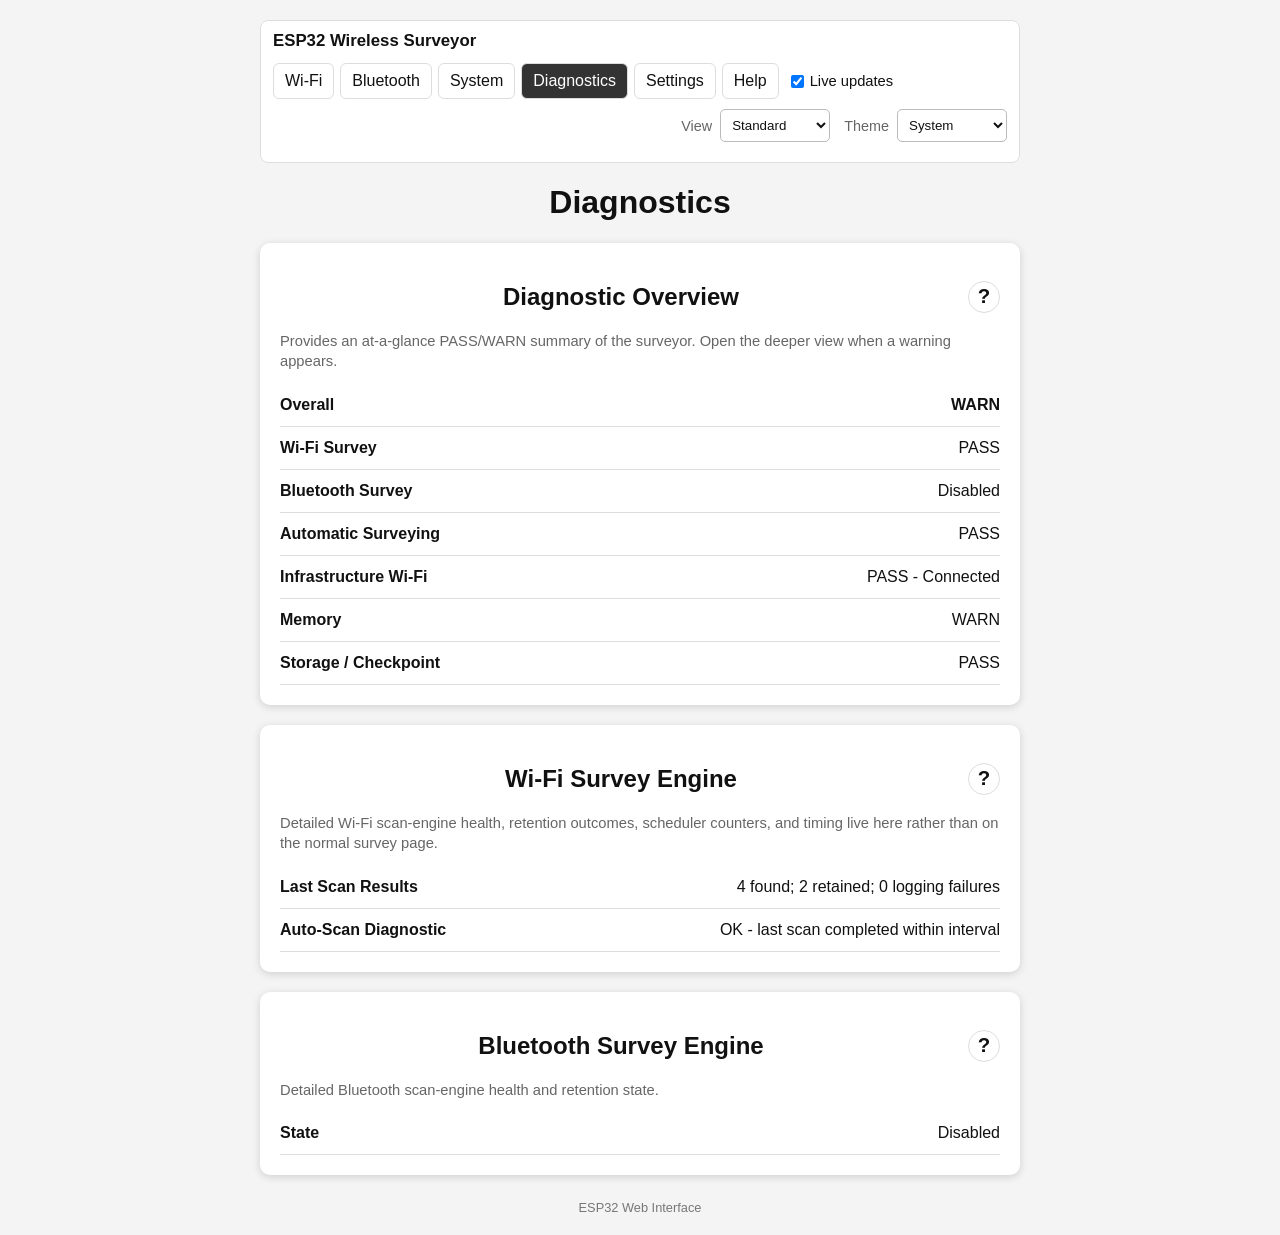
<file: docs/diagnostics.html>
<!DOCTYPE html>
<!-- GitHub Pages static demo generated from V40a browser capture; ESP32 network actions are simulated. -->
<!-- Static GitHub Pages demo generated from the ESP32 Wireless Surveyor UI. -->
<html data-theme="dark" data-view="developer"><head><meta content="text/html; charset=utf-8" http-equiv="Content-Type"/><meta content="width=device-width, initial-scale=1" name="viewport"/><title>ESP32 Diagnostics</title><script>(function(){try{var v=localStorage.getItem('esp32-theme')||'system';var d=(v==='system')?(window.matchMedia&&window.matchMedia('(prefers-color-scheme: dark)').matches):(v==='dark');document.documentElement.dataset.theme=d?'dark':'light';var w=localStorage.getItem('esp32-view')||'standard';w=(w==='developer'||w==='advanced')?w:'standard';document.documentElement.dataset.view=w;}catch(e){}})();</script>
<style>
  :root {
    color-scheme: light;
    --page-bg: #f4f4f4;
    --card-bg: #ffffff;
    --text: #111111;
    --muted: #666666;
    --border: #dddddd;
    --header-bg: #f7f7f7;
    --button-bg: #333333;
    --button-text: #ffffff;
    --input-bg: #ffffff;
    --input-border: #bbbbbb;
    --link: #0000ee;
    --current-row: #eef7ee;
    --shadow: rgba(0,0,0,0.15);
    --plot-bg: #ffffff;
    --plot-grid: #dddddd;
    --plot-border: #bbbbbb;
    --plot-line: #333333;
    --plot-text: #222222;
  }

  html[data-theme="dark"] {
    color-scheme: dark;
    --page-bg: #151515;
    --card-bg: #242424;
    --text: #eeeeee;
    --muted: #b7b7b7;
    --border: #4a4a4a;
    --header-bg: #303030;
    --button-bg: #4a4a4a;
    --button-text: #ffffff;
    --input-bg: #2b2b2b;
    --input-border: #666666;
    --link: #8ab4f8;
    --current-row: #263b2b;
    --shadow: rgba(0,0,0,0.35);
    --plot-bg: #1d1d1d;
    --plot-grid: #444444;
    --plot-border: #666666;
    --plot-line: #8ab4f8;
    --plot-text: #dddddd;
  }

  * {
    box-sizing: border-box;
  }

  body {
    font-family: Arial, Helvetica, sans-serif;
    background: var(--page-bg);
    color: var(--text);
    margin: 0;
    padding: 20px;
  }

  .container {
    max-width: 760px;
    margin: auto;
  }

  h1, h2 {
    text-align: center;
  }

  .card {
    background: var(--card-bg);
    border-radius: 10px;
    padding: 20px;
    margin-top: 20px;
    box-shadow: 0 2px 8px var(--shadow);
  }

  .row {
    display: flex;
    justify-content: space-between;
    border-bottom: 1px solid var(--border);
    padding: 12px 0;
    gap: 16px;
  }

  .row:last-child {
    border-bottom: none;
  }

  .label {
    font-weight: bold;
  }

  .value {
    text-align: right;
    overflow-wrap: anywhere;
  }

  .button {
    display: inline-flex;
    align-items: center;
    justify-content: center;
    box-sizing: border-box;
    min-height: 44px;
    margin: 20px 6px 0 6px;
    padding: 12px 20px;
    border: 0;
    background: var(--button-bg);
    color: var(--button-text);
    text-decoration: none;
    border-radius: 6px;
    font: inherit;
    line-height: 1.2;
    cursor: pointer;
    vertical-align: middle;
  }

  .button:disabled {
    opacity: 0.65;
    cursor: default;
  }

  .buttons {
    text-align: center;
  }

  .test-tool-group {
    margin-top: 18px;
  }

  .test-tool-group h3 {
    margin: 0 0 8px 0;
    font-size: 1em;
  }

  .test-tool-actions {
    display: flex;
    flex-wrap: wrap;
    align-items: center;
    gap: 12px;
  }

  .test-tool-actions form {
    margin: 0;
  }

  .test-tool-actions button {
    min-height: 44px;
    padding: 10px 18px;
  }

  .survey-control-row {
    display: flex;
    flex-wrap: wrap;
    align-items: end;
    gap: 12px;
    margin-top: 14px;
  }

  .survey-control-row .control {
    margin: 0;
  }

  .save-state {
    min-width: 52px;
    color: var(--muted);
    font-size: 0.92em;
    padding-bottom: 10px;
  }

  .table-scroll {
    width: 100%;
    max-width: 100%;
    overflow-x: auto;
    -webkit-overflow-scrolling: touch;
  }

  .table-scroll table {
    width: 100%;
    min-width: 820px;
  }

  table {
    width: 100%;
    border-collapse: collapse;
    margin-top: 10px;
  }

  th, td {
    padding: 10px 8px;
    border-bottom: 1px solid var(--border);
    text-align: left;
  }

  th {
    background: var(--header-bg);
    white-space: nowrap;
  }

  td.address {
    white-space: nowrap;
  }

  td.signal, th.signal {
    text-align: right;
    white-space: nowrap;
  }

  td.security, th.security {
    text-align: center;
    white-space: nowrap;
  }

  tr.current {
    font-weight: bold;
    background: var(--current-row);
  }

  .note {
    color: var(--muted);
    font-size: 0.9em;
    margin-top: 14px;
  }

  .scan-group {
    margin-top: 26px;
  }

  .scan-heading {
    font-weight: bold;
    margin: 0 0 8px 0;
  }

  th.sortable {
    cursor: pointer;
    user-select: none;
  }

  th.sortable:hover {
    text-decoration: underline;
  }

  .plot-wrap {
    width: 100%;
    overflow-x: auto;
  }

  .plot-wrap svg {
    width: 100%;
    min-width: 520px;
    height: auto;
  }

  .plot-bg {
    fill: var(--plot-bg);
    stroke: var(--plot-border);
  }

  .plot-grid {
    stroke: var(--plot-grid);
  }

  .plot-line {
    fill: none;
    stroke: var(--plot-line);
    stroke-width: 2;
  }

  .plot-point {
    fill: var(--plot-line);
  }

  .plot-text {
    fill: var(--plot-text);
  }

  .controls {
    display: flex;
    flex-wrap: wrap;
    align-items: end;
    gap: 12px;
    margin-top: 12px;
  }

  .settings-row {
    display: flex;
    flex-wrap: wrap;
    align-items: flex-end;
    gap: 14px;
    margin-top: 12px;
  }

  .checkbox-stack {
    display: flex;
    flex-direction: column;
    justify-content: center;
    gap: 8px;
    padding-bottom: 2px;
  }

  .checkbox-stack label {
    white-space: nowrap;
  }

  .control {
    display: flex;
    flex-direction: column;
    gap: 5px;
  }

  input[type="number"] {
    width: 100px;
    padding: 9px;
    border: 1px solid var(--input-border);
    border-radius: 5px;
  }

  input[type="text"], input[type="password"] {
    min-width: 220px;
    padding: 9px;
    border: 1px solid var(--input-border);
    border-radius: 5px;
    background: var(--input-bg);
    color: var(--text);
  }

  button {
    padding: 10px 16px;
    border: 0;
    border-radius: 6px;
    background: var(--button-bg);
    color: var(--button-text);
    cursor: pointer;
  }

  .danger {
    background: #7a2d2d;
  }

  .theme-control {
    display: flex;
    justify-content: flex-end;
    align-items: center;
    gap: 8px;
    margin-bottom: 10px;
    color: var(--muted);
    font-size: 0.9em;
  }

  .sticky-interface-card {
    position: sticky;
    top: 0;
    z-index: 1000;
    margin-bottom: 14px;
    padding: 10px 12px;
    border: 1px solid var(--border);
    border-radius: 8px;
    background: var(--card-bg);
  }

  .site-header {
    display: flex;
    flex-wrap: wrap;
    align-items: center;
    justify-content: space-between;
    gap: 12px;
    margin-bottom: 10px;
  }

  #rssi-plot {
    scroll-margin-top: 150px;
  }

  .site-title {
    font-weight: bold;
    font-size: 1.05em;
  }

  .header-actions {
    display: flex;
    flex-wrap: wrap;
    align-items: center;
    gap: 12px;
  }

  .nav {
    display: flex;
    flex-wrap: wrap;
    gap: 6px;
  }

  .live-control {
    display: inline-flex;
    align-items: center;
    gap: 6px;
    white-space: nowrap;
    color: var(--text);
    font-size: 0.92em;
  }

  .live-control input {
    width: auto;
    margin: 0;
  }

  .scan-state {
    display: inline-block;
    margin-left: 8px;
    color: var(--muted);
    font-size: 0.92em;
  }

  .scan-state.active {
    font-weight: 600;
  }

  .nav a {
    padding: 8px 11px;
    border-radius: 6px;
    text-decoration: none;
    color: var(--text);
    border: 1px solid var(--border);
    background: var(--card-bg);
  }

  .nav a.active {
    background: var(--button-bg);
    color: var(--button-text);
  }

  .card > h2 {
    position: relative;
    padding-right: 38px;
  }

  .card-help-link {
    position: absolute;
    right: 0;
    top: 50%;
    transform: translateY(-50%);
    display: inline-flex;
    align-items: center;
    justify-content: center;
    width: 32px;
    height: 32px;
    border: 1px solid var(--border);
    border-radius: 50%;
    color: var(--text);
    background: var(--card-bg);
    text-decoration: none;
    font-size: 0.85em;
    font-weight: bold;
  }

  .card-help-link.help-return-link {
    font-size: 1.05em;
  }

  .card-help-standard, .card-help-developer {
    color: var(--muted);
    font-size: 0.92em;
    margin: 0 0 12px 0;
    line-height: 1.4;
  }

  .card-help-developer { display: none; }
  html[data-view="developer"] .card-help-developer { display: block; }

  .help-section { scroll-margin-top: 150px; }
  .help-section h2 { text-align: left; padding-right: 0; }

  .badge {
    display: inline-block;
    padding: 3px 7px;
    border: 1px solid var(--border);
    border-radius: 999px;
    font-size: 0.62em;
    font-weight: normal;
    vertical-align: middle;
    color: var(--muted);
  }

  .status-pass { font-weight: bold; }
  .status-warn { font-weight: bold; }
  .status-fail { font-weight: bold; }

  .interface-controls {
    display: flex;
    flex-wrap: wrap;
    justify-content: flex-end;
    align-items: center;
    gap: 14px;
    margin-bottom: 10px;
  }

  .view-control, .theme-control {
    display: flex;
    align-items: center;
    gap: 8px;
    margin-bottom: 0;
    color: var(--muted);
    font-size: 0.9em;
  }

  .capture-diagnostic-control {
    margin-bottom: 0;
  }

  .capture-diagnostic-control button {
    min-height: 34px;
    padding: 7px 11px;
    white-space: nowrap;
    font-size: 0.9em;
  }

  .diagnostic-details {
    margin-top: 14px;
    border-top: 1px solid var(--border);
    padding-top: 10px;
  }

  .diagnostic-details > summary {
    cursor: pointer;
    font-weight: 600;
    color: var(--text);
    list-style-position: outside;
  }

  .diagnostic-details > summary .diagnostic-summary {
    margin-left: 8px;
    color: var(--muted);
    font-weight: normal;
    font-size: 0.9em;
  }

  .diagnostic-details[open] > summary {
    margin-bottom: 8px;
  }

  .diagnostic-body {
    margin-top: 4px;
  }

  .diagnostic-warning {
    margin-top: 10px;
    padding: 9px 10px;
    border: 1px solid var(--border);
    border-radius: 6px;
    font-weight: 600;
  }

  .theme-control select, .view-control select {
    min-width: 110px;
    padding: 7px;
    border: 1px solid var(--input-border);
    border-radius: 5px;
    background: var(--input-bg);
    color: var(--text);
  }

  .footer {
    text-align: center;
    font-size: 0.8em;
    margin-top: 25px;
    color: #777;
  }

  /* View-depth model: Standard < Advanced < Developer. */
  .advanced-only, .developer-only { display: none !important; }
  html[data-view="advanced"] div.advanced-only,
  html[data-view="developer"] div.advanced-only,
  html[data-view="developer"] div.developer-only { display: block !important; }
  html[data-view="advanced"] .row.advanced-only,
  html[data-view="developer"] .row.advanced-only,
  html[data-view="developer"] .row.developer-only { display: flex !important; }
  html[data-view="advanced"] form.advanced-only,
  html[data-view="developer"] form.advanced-only,
  html[data-view="developer"] form.developer-only { display: flex !important; }
  html[data-view="advanced"] tr.advanced-only,
  html[data-view="developer"] tr.advanced-only,
  html[data-view="developer"] tr.developer-only { display: table-row !important; }
  html[data-view="advanced"] th.advanced-only, html[data-view="advanced"] td.advanced-only,
  html[data-view="developer"] th.advanced-only, html[data-view="developer"] td.advanced-only,
  html[data-view="developer"] th.developer-only, html[data-view="developer"] td.developer-only { display: table-cell !important; }
  .status-neutral { font-weight: bold; }

  @media (max-width: 600px) {
    table {
      font-size: 0.9em;
    }

    th, td {
      padding: 8px 5px;
    }
  }
</style><style type="text/css">[data-sonner-toaster][dir=ltr],html[dir=ltr]{--toast-icon-margin-start:-3px;--toast-icon-margin-end:4px;--toast-svg-margin-start:-1px;--toast-svg-margin-end:0px;--toast-button-margin-start:auto;--toast-button-margin-end:0;--toast-close-button-start:0;--toast-close-button-end:unset;--toast-close-button-transform:translate(-35%, -35%)}[data-sonner-toaster][dir=rtl],html[dir=rtl]{--toast-icon-margin-start:4px;--toast-icon-margin-end:-3px;--toast-svg-margin-start:0px;--toast-svg-margin-end:-1px;--toast-button-margin-start:0;--toast-button-margin-end:auto;--toast-close-button-start:unset;--toast-close-button-end:0;--toast-close-button-transform:translate(35%, -35%)}[data-sonner-toaster]{position:fixed;width:var(--width);font-family:ui-sans-serif,system-ui,-apple-system,BlinkMacSystemFont,Segoe UI,Roboto,Helvetica Neue,Arial,Noto Sans,sans-serif,Apple Color Emoji,Segoe UI Emoji,Segoe UI Symbol,Noto Color Emoji;--gray1:hsl(0, 0%, 99%);--gray2:hsl(0, 0%, 97.3%);--gray3:hsl(0, 0%, 95.1%);--gray4:hsl(0, 0%, 93%);--gray5:hsl(0, 0%, 90.9%);--gray6:hsl(0, 0%, 88.7%);--gray7:hsl(0, 0%, 85.8%);--gray8:hsl(0, 0%, 78%);--gray9:hsl(0, 0%, 56.1%);--gray10:hsl(0, 0%, 52.3%);--gray11:hsl(0, 0%, 43.5%);--gray12:hsl(0, 0%, 9%);--border-radius:8px;box-sizing:border-box;padding:0;margin:0;list-style:none;outline:0;z-index:999999999;transition:transform .4s ease}@media (hover:none) and (pointer:coarse){[data-sonner-toaster][data-lifted=true]{transform:none}}[data-sonner-toaster][data-x-position=right]{right:var(--offset-right)}[data-sonner-toaster][data-x-position=left]{left:var(--offset-left)}[data-sonner-toaster][data-x-position=center]{left:50%;transform:translateX(-50%)}[data-sonner-toaster][data-y-position=top]{top:var(--offset-top)}[data-sonner-toaster][data-y-position=bottom]{bottom:var(--offset-bottom)}[data-sonner-toast]{--y:translateY(100%);--lift-amount:calc(var(--lift) * var(--gap));z-index:var(--z-index);position:absolute;opacity:0;transform:var(--y);touch-action:none;transition:transform .4s,opacity .4s,height .4s,box-shadow .2s;box-sizing:border-box;outline:0;overflow-wrap:anywhere}[data-sonner-toast][data-styled=true]{padding:16px;background:var(--normal-bg);border:1px solid var(--normal-border);color:var(--normal-text);border-radius:var(--border-radius);box-shadow:0 4px 12px rgba(0,0,0,.1);width:var(--width);font-size:13px;display:flex;align-items:center;gap:6px}[data-sonner-toast]:focus-visible{box-shadow:0 4px 12px rgba(0,0,0,.1),0 0 0 2px rgba(0,0,0,.2)}[data-sonner-toast][data-y-position=top]{top:0;--y:translateY(-100%);--lift:1;--lift-amount:calc(1 * var(--gap))}[data-sonner-toast][data-y-position=bottom]{bottom:0;--y:translateY(100%);--lift:-1;--lift-amount:calc(var(--lift) * var(--gap))}[data-sonner-toast][data-styled=true] [data-description]{font-weight:400;line-height:1.4;color:#3f3f3f}[data-rich-colors=true][data-sonner-toast][data-styled=true] [data-description]{color:inherit}[data-sonner-toaster][data-sonner-theme=dark] [data-description]{color:#e8e8e8}[data-sonner-toast][data-styled=true] [data-title]{font-weight:500;line-height:1.5;color:inherit}[data-sonner-toast][data-styled=true] [data-icon]{display:flex;height:16px;width:16px;position:relative;justify-content:flex-start;align-items:center;flex-shrink:0;margin-left:var(--toast-icon-margin-start);margin-right:var(--toast-icon-margin-end)}[data-sonner-toast][data-promise=true] [data-icon]>svg{opacity:0;transform:scale(.8);transform-origin:center;animation:sonner-fade-in .3s ease forwards}[data-sonner-toast][data-styled=true] [data-icon]>*{flex-shrink:0}[data-sonner-toast][data-styled=true] [data-icon] svg{margin-left:var(--toast-svg-margin-start);margin-right:var(--toast-svg-margin-end)}[data-sonner-toast][data-styled=true] [data-content]{display:flex;flex-direction:column;gap:2px}[data-sonner-toast][data-styled=true] [data-button]{border-radius:4px;padding-left:8px;padding-right:8px;height:24px;font-size:12px;color:var(--normal-bg);background:var(--normal-text);margin-left:var(--toast-button-margin-start);margin-right:var(--toast-button-margin-end);border:none;font-weight:500;cursor:pointer;outline:0;display:flex;align-items:center;flex-shrink:0;transition:opacity .4s,box-shadow .2s}[data-sonner-toast][data-styled=true] [data-button]:focus-visible{box-shadow:0 0 0 2px rgba(0,0,0,.4)}[data-sonner-toast][data-styled=true] [data-button]:first-of-type{margin-left:var(--toast-button-margin-start);margin-right:var(--toast-button-margin-end)}[data-sonner-toast][data-styled=true] [data-cancel]{color:var(--normal-text);background:rgba(0,0,0,.08)}[data-sonner-toaster][data-sonner-theme=dark] [data-sonner-toast][data-styled=true] [data-cancel]{background:rgba(255,255,255,.3)}[data-sonner-toast][data-styled=true] [data-close-button]{position:absolute;left:var(--toast-close-button-start);right:var(--toast-close-button-end);top:0;height:20px;width:20px;display:flex;justify-content:center;align-items:center;padding:0;color:var(--gray12);background:var(--normal-bg);border:1px solid var(--gray4);transform:var(--toast-close-button-transform);border-radius:50%;cursor:pointer;z-index:1;transition:opacity .1s,background .2s,border-color .2s}[data-sonner-toast][data-styled=true] [data-close-button]:focus-visible{box-shadow:0 4px 12px rgba(0,0,0,.1),0 0 0 2px rgba(0,0,0,.2)}[data-sonner-toast][data-styled=true] [data-disabled=true]{cursor:not-allowed}[data-sonner-toast][data-styled=true]:hover [data-close-button]:hover{background:var(--gray2);border-color:var(--gray5)}[data-sonner-toast][data-swiping=true]::before{content:'';position:absolute;left:-100%;right:-100%;height:100%;z-index:-1}[data-sonner-toast][data-y-position=top][data-swiping=true]::before{bottom:50%;transform:scaleY(3) translateY(50%)}[data-sonner-toast][data-y-position=bottom][data-swiping=true]::before{top:50%;transform:scaleY(3) translateY(-50%)}[data-sonner-toast][data-swiping=false][data-removed=true]::before{content:'';position:absolute;inset:0;transform:scaleY(2)}[data-sonner-toast][data-expanded=true]::after{content:'';position:absolute;left:0;height:calc(var(--gap) + 1px);bottom:100%;width:100%}[data-sonner-toast][data-mounted=true]{--y:translateY(0);opacity:1}[data-sonner-toast][data-expanded=false][data-front=false]{--scale:var(--toasts-before) * 0.05 + 1;--y:translateY(calc(var(--lift-amount) * var(--toasts-before))) scale(calc(-1 * var(--scale)));height:var(--front-toast-height)}[data-sonner-toast]>*{transition:opacity .4s}[data-sonner-toast][data-x-position=right]{right:0}[data-sonner-toast][data-x-position=left]{left:0}[data-sonner-toast][data-expanded=false][data-front=false][data-styled=true]>*{opacity:0}[data-sonner-toast][data-visible=false]{opacity:0;pointer-events:none}[data-sonner-toast][data-mounted=true][data-expanded=true]{--y:translateY(calc(var(--lift) * var(--offset)));height:var(--initial-height)}[data-sonner-toast][data-removed=true][data-front=true][data-swipe-out=false]{--y:translateY(calc(var(--lift) * -100%));opacity:0}[data-sonner-toast][data-removed=true][data-front=false][data-swipe-out=false][data-expanded=true]{--y:translateY(calc(var(--lift) * var(--offset) + var(--lift) * -100%));opacity:0}[data-sonner-toast][data-removed=true][data-front=false][data-swipe-out=false][data-expanded=false]{--y:translateY(40%);opacity:0;transition:transform .5s,opacity .2s}[data-sonner-toast][data-removed=true][data-front=false]::before{height:calc(var(--initial-height) + 20%)}[data-sonner-toast][data-swiping=true]{transform:var(--y) translateY(var(--swipe-amount-y,0)) translateX(var(--swipe-amount-x,0));transition:none}[data-sonner-toast][data-swiped=true]{user-select:none}[data-sonner-toast][data-swipe-out=true][data-y-position=bottom],[data-sonner-toast][data-swipe-out=true][data-y-position=top]{animation-duration:.2s;animation-timing-function:ease-out;animation-fill-mode:forwards}[data-sonner-toast][data-swipe-out=true][data-swipe-direction=left]{animation-name:swipe-out-left}[data-sonner-toast][data-swipe-out=true][data-swipe-direction=right]{animation-name:swipe-out-right}[data-sonner-toast][data-swipe-out=true][data-swipe-direction=up]{animation-name:swipe-out-up}[data-sonner-toast][data-swipe-out=true][data-swipe-direction=down]{animation-name:swipe-out-down}@keyframes swipe-out-left{from{transform:var(--y) translateX(var(--swipe-amount-x));opacity:1}to{transform:var(--y) translateX(calc(var(--swipe-amount-x) - 100%));opacity:0}}@keyframes swipe-out-right{from{transform:var(--y) translateX(var(--swipe-amount-x));opacity:1}to{transform:var(--y) translateX(calc(var(--swipe-amount-x) + 100%));opacity:0}}@keyframes swipe-out-up{from{transform:var(--y) translateY(var(--swipe-amount-y));opacity:1}to{transform:var(--y) translateY(calc(var(--swipe-amount-y) - 100%));opacity:0}}@keyframes swipe-out-down{from{transform:var(--y) translateY(var(--swipe-amount-y));opacity:1}to{transform:var(--y) translateY(calc(var(--swipe-amount-y) + 100%));opacity:0}}@media (max-width:600px){[data-sonner-toaster]{position:fixed;right:var(--mobile-offset-right);left:var(--mobile-offset-left);width:100%}[data-sonner-toaster][dir=rtl]{left:calc(var(--mobile-offset-left) * -1)}[data-sonner-toaster] [data-sonner-toast]{left:0;right:0;width:calc(100% - var(--mobile-offset-left) * 2)}[data-sonner-toaster][data-x-position=left]{left:var(--mobile-offset-left)}[data-sonner-toaster][data-y-position=bottom]{bottom:var(--mobile-offset-bottom)}[data-sonner-toaster][data-y-position=top]{top:var(--mobile-offset-top)}[data-sonner-toaster][data-x-position=center]{left:var(--mobile-offset-left);right:var(--mobile-offset-right);transform:none}}[data-sonner-toaster][data-sonner-theme=light]{--normal-bg:#fff;--normal-border:var(--gray4);--normal-text:var(--gray12);--success-bg:hsl(143, 85%, 96%);--success-border:hsl(145, 92%, 87%);--success-text:hsl(140, 100%, 27%);--info-bg:hsl(208, 100%, 97%);--info-border:hsl(221, 91%, 93%);--info-text:hsl(210, 92%, 45%);--warning-bg:hsl(49, 100%, 97%);--warning-border:hsl(49, 91%, 84%);--warning-text:hsl(31, 92%, 45%);--error-bg:hsl(359, 100%, 97%);--error-border:hsl(359, 100%, 94%);--error-text:hsl(360, 100%, 45%)}[data-sonner-toaster][data-sonner-theme=light] [data-sonner-toast][data-invert=true]{--normal-bg:#000;--normal-border:hsl(0, 0%, 20%);--normal-text:var(--gray1)}[data-sonner-toaster][data-sonner-theme=dark] [data-sonner-toast][data-invert=true]{--normal-bg:#fff;--normal-border:var(--gray3);--normal-text:var(--gray12)}[data-sonner-toaster][data-sonner-theme=dark]{--normal-bg:#000;--normal-bg-hover:hsl(0, 0%, 12%);--normal-border:hsl(0, 0%, 20%);--normal-border-hover:hsl(0, 0%, 25%);--normal-text:var(--gray1);--success-bg:hsl(150, 100%, 6%);--success-border:hsl(147, 100%, 12%);--success-text:hsl(150, 86%, 65%);--info-bg:hsl(215, 100%, 6%);--info-border:hsl(223, 43%, 17%);--info-text:hsl(216, 87%, 65%);--warning-bg:hsl(64, 100%, 6%);--warning-border:hsl(60, 100%, 9%);--warning-text:hsl(46, 87%, 65%);--error-bg:hsl(358, 76%, 10%);--error-border:hsl(357, 89%, 16%);--error-text:hsl(358, 100%, 81%)}[data-sonner-toaster][data-sonner-theme=dark] [data-sonner-toast] [data-close-button]{background:var(--normal-bg);border-color:var(--normal-border);color:var(--normal-text)}[data-sonner-toaster][data-sonner-theme=dark] [data-sonner-toast] [data-close-button]:hover{background:var(--normal-bg-hover);border-color:var(--normal-border-hover)}[data-rich-colors=true][data-sonner-toast][data-type=success]{background:var(--success-bg);border-color:var(--success-border);color:var(--success-text)}[data-rich-colors=true][data-sonner-toast][data-type=success] [data-close-button]{background:var(--success-bg);border-color:var(--success-border);color:var(--success-text)}[data-rich-colors=true][data-sonner-toast][data-type=info]{background:var(--info-bg);border-color:var(--info-border);color:var(--info-text)}[data-rich-colors=true][data-sonner-toast][data-type=info] [data-close-button]{background:var(--info-bg);border-color:var(--info-border);color:var(--info-text)}[data-rich-colors=true][data-sonner-toast][data-type=warning]{background:var(--warning-bg);border-color:var(--warning-border);color:var(--warning-text)}[data-rich-colors=true][data-sonner-toast][data-type=warning] [data-close-button]{background:var(--warning-bg);border-color:var(--warning-border);color:var(--warning-text)}[data-rich-colors=true][data-sonner-toast][data-type=error]{background:var(--error-bg);border-color:var(--error-border);color:var(--error-text)}[data-rich-colors=true][data-sonner-toast][data-type=error] [data-close-button]{background:var(--error-bg);border-color:var(--error-border);color:var(--error-text)}.sonner-loading-wrapper{--size:16px;height:var(--size);width:var(--size);position:absolute;inset:0;z-index:10}.sonner-loading-wrapper[data-visible=false]{transform-origin:center;animation:sonner-fade-out .2s ease forwards}.sonner-spinner{position:relative;top:50%;left:50%;height:var(--size);width:var(--size)}.sonner-loading-bar{animation:sonner-spin 1.2s linear infinite;background:var(--gray11);border-radius:6px;height:8%;left:-10%;position:absolute;top:-3.9%;width:24%}.sonner-loading-bar:first-child{animation-delay:-1.2s;transform:rotate(.0001deg) translate(146%)}.sonner-loading-bar:nth-child(2){animation-delay:-1.1s;transform:rotate(30deg) translate(146%)}.sonner-loading-bar:nth-child(3){animation-delay:-1s;transform:rotate(60deg) translate(146%)}.sonner-loading-bar:nth-child(4){animation-delay:-.9s;transform:rotate(90deg) translate(146%)}.sonner-loading-bar:nth-child(5){animation-delay:-.8s;transform:rotate(120deg) translate(146%)}.sonner-loading-bar:nth-child(6){animation-delay:-.7s;transform:rotate(150deg) translate(146%)}.sonner-loading-bar:nth-child(7){animation-delay:-.6s;transform:rotate(180deg) translate(146%)}.sonner-loading-bar:nth-child(8){animation-delay:-.5s;transform:rotate(210deg) translate(146%)}.sonner-loading-bar:nth-child(9){animation-delay:-.4s;transform:rotate(240deg) translate(146%)}.sonner-loading-bar:nth-child(10){animation-delay:-.3s;transform:rotate(270deg) translate(146%)}.sonner-loading-bar:nth-child(11){animation-delay:-.2s;transform:rotate(300deg) translate(146%)}.sonner-loading-bar:nth-child(12){animation-delay:-.1s;transform:rotate(330deg) translate(146%)}@keyframes sonner-fade-in{0%{opacity:0;transform:scale(.8)}100%{opacity:1;transform:scale(1)}}@keyframes sonner-fade-out{0%{opacity:1;transform:scale(1)}100%{opacity:0;transform:scale(.8)}}@keyframes sonner-spin{0%{opacity:1}100%{opacity:.15}}@media (prefers-reduced-motion){.sonner-loading-bar,[data-sonner-toast],[data-sonner-toast]>*{transition:none!important;animation:none!important}}.sonner-loader{position:absolute;top:50%;left:50%;transform:translate(-50%,-50%);transform-origin:center;transition:opacity .2s,transform .2s}.sonner-loader[data-visible=false]{opacity:0;transform:scale(.8) translate(-50%,-50%)}</style>
</head><w03e7430b-93b0-4f14-945a-a5e7ba6e6e07><template shadowrootdelegatesfocus="" shadowrootmode="closed"><style>:host {
    --default-font-family: 'ec0fb427-7f7d-45d6-8b7a-50742ed9b52a', ui-sans-serif, system-ui, -apple-system, BlinkMacSystemFont, 'Segoe UI', Roboto, 'Helvetica Neue', Arial, 'Noto Sans', sans-serif;
    --font-heading: 'ec0fb427-7f7d-45d6-8b7a-50742ed9b52a', ui-sans-serif, system-ui, -apple-system, BlinkMacSystemFont, 'Segoe UI', Roboto, 'Helvetica Neue', Arial, 'Noto Sans', sans-serif;
    --font-body: 'ec0fb427-7f7d-45d6-8b7a-50742ed9b52a', ui-sans-serif, system-ui, -apple-system, BlinkMacSystemFont, 'Segoe UI', Roboto, 'Helvetica Neue', Arial, 'Noto Sans', sans-serif;
  }</style><dialog aria-labelledby="nordvpn-extension-dialog-label" aria-modal="true" closedby="closerequest" id="e327d893-4da8-4512-bfee-77807e002ebe" spellcheck="false" translate="no"></dialog><style>@layer properties;@layer theme,base,components,utilities;@layer theme{:host,:root{--font-mono:ui-monospace,SFMono-Regular,Menlo,Monaco,Consolas,"Liberation Mono","Courier New",monospace;--spacing:.25rem;--leading-normal:1.5;--ease-out:cubic-bezier(0,0,.2,1);--animate-spin:spin 1s linear infinite;--default-transition-duration:.15s;--default-transition-timing-function:cubic-bezier(.4,0,.2,1);--default-font-family:"Inter","ui-sans-serif","system-ui","sans-serif","Apple Color Emoji","Segoe UI Emoji","Segoe UI Symbol","Noto Color Emoji";--default-mono-font-family:var(--font-mono);--container-md:736px;--container-lg:960px;--font-heading:"Inter","ui-sans-serif","system-ui","sans-serif","Apple Color Emoji","Segoe UI Emoji","Segoe UI Symbol","Noto Color Emoji";--font-body:"Inter","ui-sans-serif","system-ui","sans-serif","Apple Color Emoji","Segoe UI Emoji","Segoe UI Symbol","Noto Color Emoji";--fontSize-2xs:.6875rem;--fontSize-xs:.75rem;--fontSize-sm:.875rem;--fontSize-md:1rem;--fontSize-lg:1.125rem;--fontSize-2xl:1.375rem;--fontSize-3xl:1.5rem;--fontSize-4xl:1.625rem;--fontSize-5xl:1.75rem;--fontSize-6xl:2rem;--fontSize-7xl:2.5rem;--fontWeight-normal:400;--fontWeight-medium:500;--fontWeight-bold:600;--letterSpacing-sm:-.016rem;--letterSpacing-md:0rem;--borderRadius-none:0;--borderRadius-xs:3px;--borderRadius-sm:6px;--borderRadius-md:12px;--borderRadius-lg:20px;--borderRadius-full:9999px;--borderWidth-none:0;--borderWidth-md:1px;--ai-gradient:linear-gradient(251deg,rgba(96,218,255,.8) 25.86%,rgba(255,118,245,.8) 51.35%,rgba(200,132,255,.8) 76.69%);--shadow-ai-glow:0 0 4px 0 rgba(165,116,255,.6);--color-neutral-0:var(--color-neutral-0);--color-neutral-100:var(--color-neutral-100);--color-neutral-150:var(--color-neutral-150);--color-neutral-200:var(--color-neutral-200);--color-neutral-300:var(--color-neutral-300);--color-neutral-400:var(--color-neutral-400);--color-neutral-500:var(--color-neutral-500);--color-neutral-600:var(--color-neutral-600);--color-neutral-700:var(--color-neutral-700);--color-neutral-800:var(--color-neutral-800);--color-neutral-900:var(--color-neutral-900);--color-neutral-950:var(--color-neutral-950);--color-neutral-1000:var(--color-neutral-1000);--color-yellow-100:var(--color-yellow-100);--color-yellow-200:var(--color-yellow-200);--color-yellow-300:var(--color-yellow-300);--color-yellow-400:var(--color-yellow-400);--color-yellow-500:var(--color-yellow-500);--color-yellow-600:var(--color-yellow-600);--color-yellow-700:var(--color-yellow-700);--color-yellow-800:var(--color-yellow-800);--color-yellow-900:var(--color-yellow-900);--color-yellow-950:var(--color-yellow-950);--color-yellow-1000:var(--color-yellow-1000);--color-blue-100:var(--color-blue-100);--color-blue-200:var(--color-blue-200);--color-blue-300:var(--color-blue-300);--color-blue-400:var(--color-blue-400);--color-blue-500:var(--color-blue-500);--color-blue-600:var(--color-blue-600);--color-blue-700:var(--color-blue-700);--color-blue-800:var(--color-blue-800);--color-blue-900:var(--color-blue-900);--color-blue-950:var(--color-blue-950);--color-blue-1000:var(--color-blue-1000);--color-red-100:var(--color-red-100);--color-red-200:var(--color-red-200);--color-red-300:var(--color-red-300);--color-red-400:var(--color-red-400);--color-red-500:var(--color-red-500);--color-red-600:var(--color-red-600);--color-red-700:var(--color-red-700);--color-red-800:var(--color-red-800);--color-red-900:var(--color-red-900);--color-red-950:var(--color-red-950);--color-red-1000:var(--color-red-1000);--color-green-100:var(--color-green-100);--color-green-200:var(--color-green-200);--color-green-300:var(--color-green-300);--color-green-400:var(--color-green-400);--color-green-500:var(--color-green-500);--color-green-600:var(--color-green-600);--color-green-700:var(--color-green-700);--color-green-800:var(--color-green-800);--color-green-900:var(--color-green-900);--color-green-950:var(--color-green-950);--color-green-1000:var(--color-green-1000);--duration-fast:.15s}}@layer base{*,::backdrop,::file-selector-button,:after,:before{box-sizing:border-box;margin:0;padding:0;border:0 solid}:host,html{line-height:1.5;-webkit-text-size-adjust:100%;tab-size:4;font-family:var(--default-font-family,ui-sans-serif,system-ui,sans-serif,"Apple Color Emoji","Segoe UI Emoji","Segoe UI Symbol","Noto Color Emoji");font-feature-settings:var(--default-font-feature-settings,normal);font-variation-settings:var(--default-font-variation-settings,normal);-webkit-tap-highlight-color:transparent}hr{height:0;color:inherit;border-top-width:1px}abbr:where([title]){-webkit-text-decoration:underline dotted;text-decoration:underline dotted}h1,h2,h3,h4,h5,h6{font-size:inherit;font-weight:inherit}a{color:inherit;-webkit-text-decoration:inherit;text-decoration:inherit}b,strong{font-weight:bolder}code,kbd,pre,samp{font-family:var(--default-mono-font-family,ui-monospace,SFMono-Regular,Menlo,Monaco,Consolas,"Liberation Mono","Courier New",monospace);font-feature-settings:var(--default-mono-font-feature-settings,normal);font-variation-settings:var(--default-mono-font-variation-settings,normal);font-size:1em}small{font-size:80%}sub,sup{font-size:75%;line-height:0;position:relative;vertical-align:baseline}sub{bottom:-.25em}sup{top:-.5em}table{text-indent:0;border-color:inherit;border-collapse:collapse}:-moz-focusring{outline:auto}progress{vertical-align:baseline}summary{display:list-item}menu,ol,ul{list-style:none}audio,canvas,embed,iframe,img,object,svg,video{display:block;vertical-align:middle}img,video{max-width:100%;height:auto}::file-selector-button,button,input,optgroup,select,textarea{font:inherit;font-feature-settings:inherit;font-variation-settings:inherit;letter-spacing:inherit;color:inherit;border-radius:0;background-color:transparent;opacity:1}:where(select:is([multiple],[size])) optgroup{font-weight:bolder}:where(select:is([multiple],[size])) optgroup option{padding-inline-start:20px}::file-selector-button{margin-inline-end:4px}::placeholder{opacity:1}@supports (not (-webkit-appearance:-apple-pay-button)) or (contain-intrinsic-size:1px){::placeholder{color:currentcolor;@supports (color:color-mix(in lab,red,red)){color:color-mix(in oklab,currentcolor 50%,transparent)}}}textarea{resize:vertical}::-webkit-search-decoration{-webkit-appearance:none}::-webkit-date-and-time-value{min-height:1lh;text-align:inherit}::-webkit-datetime-edit{display:inline-flex}::-webkit-datetime-edit-fields-wrapper{padding:0}::-webkit-datetime-edit,::-webkit-datetime-edit-day-field,::-webkit-datetime-edit-hour-field,::-webkit-datetime-edit-meridiem-field,::-webkit-datetime-edit-millisecond-field,::-webkit-datetime-edit-minute-field,::-webkit-datetime-edit-month-field,::-webkit-datetime-edit-second-field,::-webkit-datetime-edit-year-field{padding-block:0}::-webkit-calendar-picker-indicator{line-height:1}:-moz-ui-invalid{box-shadow:none}::file-selector-button,button,input:where([type=button],[type=reset],[type=submit]){appearance:button}::-webkit-inner-spin-button,::-webkit-outer-spin-button{height:auto}[hidden]:where(:not([hidden=until-found])){display:none!important}}@layer utilities{.border-snake-glow{background:conic-gradient(from var(--border-angle),transparent 75%,hsla(0,0%,100%,.95) 87.5%,transparent 100%);animation:border-rotate 3s linear infinite;mix-blend-mode:screen;opacity:.9}.border-snake-connecting,.border-snake-glow{position:absolute;inset:0;border-radius:inherit;padding:2px;-webkit-mask:linear-gradient(#fff 0 0) content-box,linear-gradient(#fff 0 0);-webkit-mask-composite:xor;mask-composite:exclude;pointer-events:none}.border-snake-connecting{background:conic-gradient(from var(--border-angle),transparent 80%,var(--color-blue-600) 90%,transparent 100%);animation:border-rotate 2s linear infinite}.pointer-events-none{pointer-events:none}.invisible{visibility:hidden}.visible{visibility:visible}.sr-only{width:1px;height:1px;padding:0;margin:-1px;overflow:hidden;clip-path:inset(50%);white-space:nowrap;border-width:0}.absolute,.sr-only{position:absolute}.fixed{position:fixed}.relative{position:relative}.sticky{position:sticky}.inset-0{inset:calc(var(--spacing)*0)}.inset-y-0{inset-block:calc(var(--spacing)*0)}.start{inset-inline-start:var(--spacing)}.end{inset-inline-end:var(--spacing)}.top-0{top:calc(var(--spacing)*0)}.top-2\.25{top:calc(var(--spacing)*2.25)}.top-3{top:calc(var(--spacing)*3)}.top-4{top:calc(var(--spacing)*4)}.top-6{top:calc(var(--spacing)*6)}.right-0{right:calc(var(--spacing)*0)}.right-2\.25{right:calc(var(--spacing)*2.25)}.right-3{right:calc(var(--spacing)*3)}.right-4{right:calc(var(--spacing)*4)}.right-6{right:calc(var(--spacing)*6)}.right-\[-0\.5px\]{right:-.5px}.right-\[0\.6px\]{right:.6px}.bottom-0{bottom:calc(var(--spacing)*0)}.bottom-\[-1px\]{bottom:-1px}.left-0{left:calc(var(--spacing)*0)}.z-0{z-index:0}.z-10{z-index:10}.z-20{z-index:20}.z-50{z-index:50}.z-9998{z-index:9998}.container{width:100%;@media(width>=320px){max-width:320px}@media(width>=768px){max-width:768px}@media(width>=1200px){max-width:1200px}}.m-0{margin:calc(var(--spacing)*0)}.container{margin-inline:auto;@media(width>=768px){max-width:var(--container-md)}@media(width>=1200px){max-width:var(--container-lg)}}.-mx-4{margin-inline:calc(var(--spacing)*-4)}.mx-4{margin-inline:calc(var(--spacing)*4)}.mx-5{margin-inline:calc(var(--spacing)*5)}.mx-6{margin-inline:calc(var(--spacing)*6)}.mx-auto{margin-inline:auto}.-mt-1{margin-top:calc(var(--spacing)*-1)}.mt-0\.5{margin-top:calc(var(--spacing)*.5)}.mt-1{margin-top:calc(var(--spacing)*1)}.mt-2{margin-top:calc(var(--spacing)*2)}.-mb-1{margin-bottom:calc(var(--spacing)*-1)}.mb-0\.5{margin-bottom:calc(var(--spacing)*.5)}.mb-1{margin-bottom:calc(var(--spacing)*1)}.mb-2{margin-bottom:calc(var(--spacing)*2)}.mb-3{margin-bottom:calc(var(--spacing)*3)}.mb-4{margin-bottom:calc(var(--spacing)*4)}.ml-1{margin-left:calc(var(--spacing)*1)}.ml-2{margin-left:calc(var(--spacing)*2)}.block{display:block}.contents{display:contents}.flex{display:flex}.grid{display:grid}.hidden{display:none}.inline{display:inline}.inline-block{display:inline-block}.inline-flex{display:inline-flex}.size-1\.5{width:calc(var(--spacing)*1.5);height:calc(var(--spacing)*1.5)}.size-2{width:calc(var(--spacing)*2);height:calc(var(--spacing)*2)}.size-4{width:calc(var(--spacing)*4);height:calc(var(--spacing)*4)}.size-5{width:calc(var(--spacing)*5);height:calc(var(--spacing)*5)}.size-6{width:calc(var(--spacing)*6);height:calc(var(--spacing)*6)}.size-8{width:calc(var(--spacing)*8);height:calc(var(--spacing)*8)}.size-10{width:calc(var(--spacing)*10);height:calc(var(--spacing)*10)}.size-12{width:calc(var(--spacing)*12);height:calc(var(--spacing)*12)}.size-\[26px\]{width:26px;height:26px}.size-\[36px\]{width:36px;height:36px}.size-\[180px\]{width:180px;height:180px}.h-2{height:calc(var(--spacing)*2)}.h-2\.25{height:calc(var(--spacing)*2.25)}.h-2\/3{height:66.66667%}.h-3{height:calc(var(--spacing)*3)}.h-3\/5{height:60%}.h-4{height:calc(var(--spacing)*4)}.h-5{height:calc(var(--spacing)*5)}.h-6{height:calc(var(--spacing)*6)}.h-6\.5{height:calc(var(--spacing)*6.5)}.h-7{height:calc(var(--spacing)*7)}.h-8{height:calc(var(--spacing)*8)}.h-10{height:calc(var(--spacing)*10)}.h-11{height:calc(var(--spacing)*11)}.h-12{height:calc(var(--spacing)*12)}.h-20{height:calc(var(--spacing)*20)}.h-28{height:calc(var(--spacing)*28)}.h-\[26px\]{height:26px}.h-\[40px\]{height:40px}.h-\[80\%\]{height:80%}.h-\[140px\]{height:140px}.h-\[214px\]{height:214px}.h-auto{height:auto}.h-full{height:100%}.max-h-75{max-height:calc(var(--spacing)*75)}.max-h-\[90\%\]{max-height:90%}.min-h-0{min-height:calc(var(--spacing)*0)}.min-h-\[36px\]{min-height:36px}.min-h-\[48px\]{min-height:48px}.min-h-\[230px\]{min-height:230px}.min-h-full{min-height:100%}.w-2{width:calc(var(--spacing)*2)}.w-2\/3{width:66.66667%}.w-3{width:calc(var(--spacing)*3)}.w-3\/5{width:60%}.w-4{width:calc(var(--spacing)*4)}.w-5{width:calc(var(--spacing)*5)}.w-6{width:calc(var(--spacing)*6)}.w-6\.5{width:calc(var(--spacing)*6.5)}.w-8{width:calc(var(--spacing)*8)}.w-10{width:calc(var(--spacing)*10)}.w-12{width:calc(var(--spacing)*12)}.w-20{width:calc(var(--spacing)*20)}.w-47\.25{width:calc(var(--spacing)*47.25)}.w-72{width:calc(var(--spacing)*72)}.w-89{width:calc(var(--spacing)*89)}.w-\[14\.5px\]{width:14.5px}.w-\[41px\]{width:41px}.w-\[80\%\]{width:80%}.w-\[140px\]{width:140px}.w-\[198px\]{width:198px}.w-auto{width:auto}.w-fit{width:fit-content}.w-full{width:100%}.max-w-200{max-width:calc(var(--spacing)*200)}.max-w-\[320px\]{max-width:320px}.max-w-full{max-width:100%}.min-w-0{min-width:calc(var(--spacing)*0)}.min-w-30{min-width:calc(var(--spacing)*30)}.min-w-37\.5{min-width:calc(var(--spacing)*37.5)}.flex-1{flex:1}.flex-none{flex:none}.shrink-0{flex-shrink:0}.grow{flex-grow:1}.translate-x-0{--tw-translate-x:calc(var(--spacing)*0)}.translate-x-0,.translate-x-5{translate:var(--tw-translate-x) var(--tw-translate-y)}.translate-x-5{--tw-translate-x:calc(var(--spacing)*5)}.-rotate-90{rotate:-90deg}.rotate-90{rotate:90deg}.rotate-180{rotate:180deg}.transform{transform:var(--tw-rotate-x,) var(--tw-rotate-y,) var(--tw-rotate-z,) var(--tw-skew-x,) var(--tw-skew-y,)}.animate-border{animation:animateBorder 8s linear infinite}.animate-connectingDash{animation:dash 1.5s ease-in-out infinite}.animate-connectingRotate{animation:rotate 1.5s linear infinite}.animate-map-pin-pulse-connected{animation:map-pin-pulse-connected 3s ease-out infinite}.animate-map-pin-pulse-connecting{animation:map-pin-pulse-connecting 1.5s ease-out infinite}.animate-spin{animation:spin 1s linear infinite;animation:var(--animate-spin)}.fade-in-0{animation:fadeIn .15s ease-out}.cursor-not-allowed{cursor:not-allowed}.cursor-not-allowed\!{cursor:not-allowed!important}.cursor-pointer{cursor:pointer}.resize-none\!{resize:none!important}.scroll-p-1{scroll-padding:calc(var(--spacing)*1)}.list-none{list-style-type:none}.flex-col{flex-direction:column}.flex-row{flex-direction:row}.flex-row-reverse{flex-direction:row-reverse}.flex-wrap{flex-wrap:wrap}.items-center{align-items:center}.items-start{align-items:flex-start}.justify-between{justify-content:space-between}.justify-center{justify-content:center}.justify-end{justify-content:flex-end}.gap-0{gap:calc(var(--spacing)*0)}.gap-0\.5{gap:calc(var(--spacing)*.5)}.gap-1{gap:calc(var(--spacing)*1)}.gap-2{gap:calc(var(--spacing)*2)}.gap-3{gap:calc(var(--spacing)*3)}.gap-4{gap:calc(var(--spacing)*4)}.gap-5{gap:calc(var(--spacing)*5)}.gap-6{gap:calc(var(--spacing)*6)}.gap-7{gap:calc(var(--spacing)*7)}.gap-8{gap:calc(var(--spacing)*8)}.self-center{align-self:center}.self-end{align-self:flex-end}.self-start{align-self:flex-start}.truncate{overflow:hidden;text-overflow:ellipsis;white-space:nowrap}.overflow-auto{overflow:auto}.overflow-hidden{overflow:hidden}.overflow-y-auto{overflow-y:auto}.border-radius-full{border-radius:var(--borderRadius-full)}.border-radius-md{border-radius:var(--borderRadius-md)}.border-radius-sm{border-radius:var(--borderRadius-sm)}.rounded-\[4px\]{border-radius:4px}.rounded-\[12px\]{border-radius:12px}.rounded-full{border-radius:var(--borderRadius-full)}.rounded-lg{border-radius:var(--borderRadius-lg)}.rounded-md{border-radius:var(--borderRadius-md)}.rounded-none{border-radius:var(--borderRadius-none)}.rounded-sm{border-radius:var(--borderRadius-sm)}.rounded-xs{border-radius:var(--borderRadius-xs)}.border{border-style:var(--tw-border-style);border-width:1px}.border-2{border-style:var(--tw-border-style);border-width:2px}.border-md{border-style:var(--tw-border-style);border-width:var(--borderWidth-md)}.border-none{border-style:var(--tw-border-style);border-width:var(--borderWidth-none)}.border-width-md{border-width:var(--borderWidth-md)}.border-x-0{border-inline-style:var(--tw-border-style);border-inline-width:0}.border-t{border-top-style:var(--tw-border-style);border-top-width:1px}.border-t-\[0\.5px\]{border-top-style:var(--tw-border-style);border-top-width:.5px}.border-b-0{border-bottom-style:var(--tw-border-style);border-bottom-width:0}.border-none{--tw-border-style:none;border-style:none}.border-accent{border-color:var(--color-blue-600);.dark &{border-color:var(--color-blue-600)}}.border-critical{border-color:var(--color-red-400);.dark &{border-color:var(--color-red-600)}}.border-critical\!{border-color:var(--color-red-400)!important;.dark &{border-color:var(--color-red-600)!important}}.border-input{border-color:var(--color-neutral-500);.dark &{border-color:var(--color-neutral-600)}}.border-primary{border-color:var(--color-neutral-300);.dark &{border-color:var(--color-neutral-700)}}.border-secondary{border-color:var(--color-neutral-200);.dark &{border-color:var(--color-neutral-800)}}.border-success{border-color:var(--color-green-400);.dark &{border-color:var(--color-green-600)}}.border-warning{border-color:var(--color-yellow-300);.dark &{border-color:var(--color-yellow-600)}}.border-transparent{border-color:transparent}.bg-accent{background-color:var(--color-blue-600);.dark &{background-color:var(--color-blue-600)}}.bg-accent-subtle{background-color:var(--color-blue-100);.dark &{background-color:var(--color-blue-950)}}.bg-critical{background-color:var(--color-red-600);.dark &{background-color:var(--color-red-700)}}.bg-critical-subtle{background-color:var(--color-red-100);.dark &{background-color:var(--color-red-950)}}.bg-disabled{background-color:var(--color-neutral-300);.dark &{background-color:var(--color-neutral-800)}}.bg-glass{background-color:#f7f7f8b3;.dark &{background-color:#141415b3}}.bg-primary{background-color:var(--color-neutral-100);.dark &{background-color:var(--color-neutral-1000)}}.bg-secondary{background-color:var(--color-neutral-0);.dark &{background-color:var(--color-neutral-950)}}.bg-success{background-color:var(--color-green-600);.dark &{background-color:var(--color-green-600)}}.bg-success-subtle{background-color:var(--color-green-100);.dark &{background-color:var(--color-green-950)}}.bg-tertiary{background-color:var(--color-neutral-150);.dark &{background-color:var(--color-neutral-900)}}.bg-warning{background-color:var(--color-yellow-300);.dark &{background-color:var(--color-yellow-600)}}.bg-warning-subtle{background-color:var(--color-yellow-100);.dark &{background-color:var(--color-yellow-950)}}.bg-current{background-color:currentcolor}.bg-green-500{background-color:var(--color-green-500)}.bg-neutral-0{background-color:var(--color-neutral-0)}.bg-neutral-500{background-color:var(--color-neutral-500)}.bg-neutral-1000\/50{background-color:var(--color-neutral-1000);@supports (color:color-mix(in lab,red,red)){background-color:color-mix(in oklab,var(--color-neutral-1000) 50%,transparent)}}.bg-red-700{background-color:var(--color-red-700)}.bg-transparent{background-color:transparent}.bg-linear-to-b{--tw-gradient-position:to bottom;@supports (background-image:linear-gradient(in lab,red,red)){--tw-gradient-position:to bottom in oklab}background-image:linear-gradient(var(--tw-gradient-stops))}.bg-gradient-to-b{--tw-gradient-position:to bottom in oklab;background-image:linear-gradient(var(--tw-gradient-stops))}.bg-\(image\:--ai-gradient\){background-image:var(--ai-gradient)}.from-neutral-100{--tw-gradient-from:var(--color-neutral-100);--tw-gradient-stops:var(--tw-gradient-via-stops,var(--tw-gradient-position),var(--tw-gradient-from) var(--tw-gradient-from-position),var(--tw-gradient-to) var(--tw-gradient-to-position))}.to-neutral-150{--tw-gradient-to:var(--color-neutral-150);--tw-gradient-stops:var(--tw-gradient-via-stops,var(--tw-gradient-position),var(--tw-gradient-from) var(--tw-gradient-from-position),var(--tw-gradient-to) var(--tw-gradient-to-position))}.to-transparent{--tw-gradient-to:transparent;--tw-gradient-stops:var(--tw-gradient-via-stops,var(--tw-gradient-position),var(--tw-gradient-from) var(--tw-gradient-from-position),var(--tw-gradient-to) var(--tw-gradient-to-position))}.bg-size-\[400\%_400\%\]{background-size:400% 400%}.fill-current{fill:currentcolor}.fill-neutral-0{fill:var(--color-neutral-0)}.stroke-primary{stroke:var(--color-neutral-300);.dark &{stroke:var(--color-neutral-700)}}.stroke-blue-600{stroke:var(--color-blue-600)}.stroke-green-700{stroke:var(--color-green-700)}.stroke-neutral-300{stroke:var(--color-neutral-300)}.p-0{padding:calc(var(--spacing)*0)}.p-0\.5{padding:calc(var(--spacing)*.5)}.p-1{padding:calc(var(--spacing)*1)}.p-1\.5{padding:calc(var(--spacing)*1.5)}.p-2{padding:calc(var(--spacing)*2)}.p-4{padding:calc(var(--spacing)*4)}.p-6{padding:calc(var(--spacing)*6)}.p-\[5px\]{padding:5px}.px-1{padding-inline:calc(var(--spacing)*1)}.px-2{padding-inline:calc(var(--spacing)*2)}.px-2\.5{padding-inline:calc(var(--spacing)*2.5)}.px-3{padding-inline:calc(var(--spacing)*3)}.px-4{padding-inline:calc(var(--spacing)*4)}.px-5{padding-inline:calc(var(--spacing)*5)}.px-6{padding-inline:calc(var(--spacing)*6)}.px-7{padding-inline:calc(var(--spacing)*7)}.py-0\.5{padding-block:calc(var(--spacing)*.5)}.py-1{padding-block:calc(var(--spacing)*1)}.py-1\.5{padding-block:calc(var(--spacing)*1.5)}.py-2{padding-block:calc(var(--spacing)*2)}.py-2\.5{padding-block:calc(var(--spacing)*2.5)}.py-3{padding-block:calc(var(--spacing)*3)}.py-4{padding-block:calc(var(--spacing)*4)}.pt-0\.5{padding-top:calc(var(--spacing)*.5)}.pt-1{padding-top:calc(var(--spacing)*1)}.pt-2{padding-top:calc(var(--spacing)*2)}.pt-4{padding-top:calc(var(--spacing)*4)}.pr-2{padding-right:calc(var(--spacing)*2)}.pr-3{padding-right:calc(var(--spacing)*3)}.pr-4{padding-right:calc(var(--spacing)*4)}.pr-5{padding-right:calc(var(--spacing)*5)}.pr-8{padding-right:calc(var(--spacing)*8)}.pr-10{padding-right:calc(var(--spacing)*10)}.pb-1{padding-bottom:calc(var(--spacing)*1)}.pb-3{padding-bottom:calc(var(--spacing)*3)}.pb-6{padding-bottom:calc(var(--spacing)*6)}.pl-1{padding-left:calc(var(--spacing)*1)}.pl-4{padding-left:calc(var(--spacing)*4)}.pl-5{padding-left:calc(var(--spacing)*5)}.pl-10{padding-left:calc(var(--spacing)*10)}.pl-16{padding-left:calc(var(--spacing)*16)}.text-center{text-align:center}.text-end{text-align:end}.text-justify{text-align:justify}.text-left{text-align:left}.text-right{text-align:right}.text-start{text-align:start}.body{font-family:var(--font-body);font-weight:var(--fontWeight-normal);font-size:var(--fontSize-md);letter-spacing:var(--letterSpacing-md);line-height:22px}.body-2xs{font-weight:var(--fontWeight-normal)}.body-2xs,.body-2xs-bold{font-family:var(--font-body);font-size:var(--fontSize-2xs);letter-spacing:var(--letterSpacing-md);line-height:18px}.body-2xs-bold{font-weight:var(--fontWeight-bold)}.body-2xs-medium{font-family:var(--font-body);font-weight:var(--fontWeight-medium);font-size:var(--fontSize-2xs);letter-spacing:var(--letterSpacing-md);line-height:18px}.body-lg{font-weight:var(--fontWeight-normal)}.body-lg,.body-lg-bold{font-family:var(--font-body);font-size:var(--fontSize-lg);letter-spacing:var(--letterSpacing-md);line-height:24px}.body-lg-bold{font-weight:var(--fontWeight-bold)}.body-lg-medium{font-family:var(--font-body);font-weight:var(--fontWeight-medium);font-size:var(--fontSize-lg);letter-spacing:var(--letterSpacing-md);line-height:24px}.body-md{font-weight:var(--fontWeight-normal)}.body-md,.body-md-bold{font-family:var(--font-body);font-size:var(--fontSize-md);letter-spacing:var(--letterSpacing-md);line-height:22px}.body-md-bold{font-weight:var(--fontWeight-bold)}.body-md-medium{font-family:var(--font-body);font-weight:var(--fontWeight-medium);font-size:var(--fontSize-md);letter-spacing:var(--letterSpacing-md);line-height:22px}.body-sm{font-weight:var(--fontWeight-normal)}.body-sm,.body-sm-bold{font-family:var(--font-body);font-size:var(--fontSize-sm);letter-spacing:var(--letterSpacing-md);line-height:20px}.body-sm-bold{font-weight:var(--fontWeight-bold)}.body-sm-medium{font-family:var(--font-body);font-weight:var(--fontWeight-medium);font-size:var(--fontSize-sm);letter-spacing:var(--letterSpacing-md);line-height:20px}.body-xs{font-weight:var(--fontWeight-normal)}.body-xs,.body-xs-bold{font-family:var(--font-body);font-size:var(--fontSize-xs);letter-spacing:var(--letterSpacing-md);line-height:18px}.body-xs-bold{font-weight:var(--fontWeight-bold)}.body-xs-medium{font-weight:var(--fontWeight-medium)}.body-xs-medium,.caption{font-family:var(--font-body);font-size:var(--fontSize-xs);letter-spacing:var(--letterSpacing-md);line-height:18px}.caption{font-weight:var(--fontWeight-normal)}.caption-medium{font-family:var(--font-body);font-weight:var(--fontWeight-medium);font-size:var(--fontSize-xs);letter-spacing:var(--letterSpacing-md);line-height:18px}.display{font-size:var(--fontSize-5xl);letter-spacing:var(--letterSpacing-sm);line-height:36px}.display,.heading{font-family:var(--font-heading);font-weight:var(--fontWeight-bold)}.heading{font-size:var(--fontSize-3xl);letter-spacing:var(--letterSpacing-md);line-height:32px}.heading-2xl{font-size:var(--fontSize-7xl);line-height:48px}.heading-2xl,.heading-lg{font-family:var(--font-heading);font-weight:var(--fontWeight-bold);letter-spacing:var(--letterSpacing-sm)}.heading-lg{font-size:var(--fontSize-5xl);line-height:36px}.heading-md{font-size:var(--fontSize-4xl);line-height:34px}.heading-md,.heading-sm{font-family:var(--font-heading);font-weight:var(--fontWeight-bold);letter-spacing:var(--letterSpacing-md)}.heading-sm{font-size:var(--fontSize-2xl);line-height:30px}.heading-xl{font-family:var(--font-heading);font-weight:var(--fontWeight-bold);font-size:var(--fontSize-6xl);letter-spacing:var(--letterSpacing-sm);line-height:40px}.subBody{font-weight:var(--fontWeight-normal);font-size:var(--fontSize-sm);line-height:20px}.subBody,.subHeading{font-family:var(--font-body);letter-spacing:var(--letterSpacing-md)}.subHeading{font-weight:var(--fontWeight-medium);font-size:var(--fontSize-md);line-height:22px}.leading-normal{--tw-leading:var(--leading-normal);line-height:var(--leading-normal)}.break-words{overflow-wrap:break-word}.whitespace-normal{white-space:normal}.whitespace-nowrap{white-space:nowrap}.text-accent{color:var(--color-blue-600);.dark &{color:var(--color-blue-500)}}.text-accent-active{color:var(--color-blue-700);.dark &{color:var(--color-blue-400)}}.text-critical{color:var(--color-red-700);.dark &{color:var(--color-red-400)}}.text-disabled{color:var(--color-neutral-400);.dark &{color:var(--color-neutral-700)}}.text-placeholder{color:var(--color-neutral-600);.dark &{color:var(--color-neutral-400)}}.text-primary{color:var(--color-neutral-900);.dark &{color:var(--color-neutral-0)}}.text-primary-on-color{color:var(--color-neutral-0);.dark &{color:var(--color-neutral-0)}}.text-secondary{color:var(--color-neutral-600);.dark &{color:var(--color-neutral-500)}}.text-secondary-on-color{color:var(--color-neutral-100);.dark &{color:var(--color-neutral-100)}}.text-success{color:var(--color-green-700);.dark &{color:var(--color-green-400)}}.text-warning{color:var(--color-yellow-700);.dark &{color:var(--color-yellow-300)}}.capitalize{text-transform:capitalize}.lowercase{text-transform:lowercase}.uppercase{text-transform:uppercase}.underline{text-decoration-line:underline}.underline-offset-2{text-underline-offset:2px}.opacity-0{opacity:0}.opacity-100{opacity:1}.shadow-\(--shadow-ai-glow\){--tw-shadow:var(--shadow-ai-glow);box-shadow:var(--tw-inset-shadow),var(--tw-inset-ring-shadow),var(--tw-ring-offset-shadow),var(--tw-ring-shadow),var(--tw-shadow)}.shadow-\[0_2px_3px_0_rgba\(0\,0\,0\,0\.20\)\,inset_0_0\.75px_0\.75px_0_rgba\(255\,255\,255\,0\.30\)\]{--tw-shadow:0 2px 3px 0 var(--tw-shadow-color,rgba(0,0,0,.2)),inset 0 .75px .75px 0 var(--tw-shadow-color,hsla(0,0%,100%,.3))}.shadow-\[0_2px_3px_0_rgba\(0\,0\,0\,0\.20\)\,inset_0_0\.75px_0\.75px_0_rgba\(255\,255\,255\,0\.30\)\],.shadow-focus{box-shadow:var(--tw-inset-shadow),var(--tw-inset-ring-shadow),var(--tw-ring-offset-shadow),var(--tw-ring-shadow),var(--tw-shadow)}.shadow-focus{--tw-shadow:0px 0px 0px 2px var(--tw-shadow-color,var(--color-neutral-0)),0px 0px 0px 4px var(--tw-shadow-color,var(--color-blue-600))}.shadow-lg{--tw-shadow:0 4px 8px 0 var(--tw-shadow-color,rgba(0,0,0,.16))}.shadow-lg,.shadow-none{box-shadow:var(--tw-inset-shadow),var(--tw-inset-ring-shadow),var(--tw-ring-offset-shadow),var(--tw-ring-shadow),var(--tw-shadow)}.shadow-none{--tw-shadow:0 0 #0000}.focus-ring{--tw-outline-style:none;outline-style:none;&:focus-visible{--tw-ring-shadow:var(--tw-ring-inset,) 0 0 0 calc(2px + var(--tw-ring-offset-width)) var(--tw-ring-color,currentcolor);box-shadow:var(--tw-inset-shadow),var(--tw-inset-ring-shadow),var(--tw-ring-offset-shadow),var(--tw-ring-shadow),var(--tw-shadow)}&:focus-visible{--tw-ring-color:var(--color-blue-600)}&:focus-visible{--tw-ring-offset-width:2px;--tw-ring-offset-shadow:var(--tw-ring-inset,) 0 0 0 var(--tw-ring-offset-width) var(--tw-ring-offset-color)}&[data-headlessui-state]:focus-visible:not([data-focus]){--tw-ring-shadow:var(--tw-ring-inset,) 0 0 0 calc(var(--tw-ring-offset-width)) var(--tw-ring-color,currentcolor);box-shadow:var(--tw-inset-shadow),var(--tw-inset-ring-shadow),var(--tw-ring-offset-shadow),var(--tw-ring-shadow),var(--tw-shadow)}}.ring{--tw-ring-shadow:var(--tw-ring-inset,) 0 0 0 calc(1px + var(--tw-ring-offset-width)) var(--tw-ring-color,currentcolor);box-shadow:var(--tw-inset-shadow),var(--tw-inset-ring-shadow),var(--tw-ring-offset-shadow),var(--tw-ring-shadow),var(--tw-shadow)}.shadow-bevel{box-shadow:0 2px 8px #0000000a,inset 0 .5px #fff0;.dark &{box-shadow:0 2px 8px #0000,inset 0 .5px #ffffff29}}.outline-hidden{--tw-outline-style:none;outline-style:none;@media(forced-colors:active){outline:2px solid transparent;outline-offset:2px}}.outline{outline-style:var(--tw-outline-style);outline-width:1px}.blur{--tw-blur:blur(8px)}.blur,.filter{filter:var(--tw-blur,) var(--tw-brightness,) var(--tw-contrast,) var(--tw-grayscale,) var(--tw-hue-rotate,) var(--tw-invert,) var(--tw-saturate,) var(--tw-sepia,) var(--tw-drop-shadow,)}.backdrop-blur-md{--tw-backdrop-blur:blur(16px)}.backdrop-blur-md,.backdrop-blur-sm{-webkit-backdrop-filter:var(--tw-backdrop-blur,) var(--tw-backdrop-brightness,) var(--tw-backdrop-contrast,) var(--tw-backdrop-grayscale,) var(--tw-backdrop-hue-rotate,) var(--tw-backdrop-invert,) var(--tw-backdrop-opacity,) var(--tw-backdrop-saturate,) var(--tw-backdrop-sepia,);backdrop-filter:var(--tw-backdrop-blur,) var(--tw-backdrop-brightness,) var(--tw-backdrop-contrast,) var(--tw-backdrop-grayscale,) var(--tw-backdrop-hue-rotate,) var(--tw-backdrop-invert,) var(--tw-backdrop-opacity,) var(--tw-backdrop-saturate,) var(--tw-backdrop-sepia,)}.backdrop-blur-sm{--tw-backdrop-blur:blur(8px)}.transition{transition-property:color,background-color,border-color,outline-color,text-decoration-color,fill,stroke,--tw-gradient-from,--tw-gradient-via,--tw-gradient-to,opacity,box-shadow,transform,translate,scale,rotate,filter,-webkit-backdrop-filter,backdrop-filter,display,content-visibility,overlay,pointer-events;transition-timing-function:var(--tw-ease,var(--default-transition-timing-function));transition-duration:var(--tw-duration,var(--default-transition-duration))}.transition-\[stroke\]{transition-property:stroke;transition-timing-function:var(--tw-ease,var(--default-transition-timing-function));transition-duration:var(--tw-duration,var(--default-transition-duration))}.transition-all{transition-property:all;transition-timing-function:var(--tw-ease,var(--default-transition-timing-function));transition-duration:var(--tw-duration,var(--default-transition-duration))}.transition-colors{transition-property:color,background-color,border-color,outline-color,text-decoration-color,fill,stroke,--tw-gradient-from,--tw-gradient-via,--tw-gradient-to;transition-timing-function:var(--tw-ease,var(--default-transition-timing-function));transition-duration:var(--tw-duration,var(--default-transition-duration))}.transition-fast{transition-property:all;transition-timing-function:var(--ease-out);transition-duration:var(--duration-fast)}.transition-opacity{transition-property:opacity;transition-timing-function:var(--tw-ease,var(--default-transition-timing-function));transition-duration:var(--tw-duration,var(--default-transition-duration))}.transition-transform{transition-property:transform,translate,scale,rotate;transition-timing-function:var(--tw-ease,var(--default-transition-timing-function));transition-duration:var(--tw-duration,var(--default-transition-duration))}.duration-150{--tw-duration:.15s;transition-duration:.15s}.duration-200{--tw-duration:.2s;transition-duration:.2s}.duration-300{--tw-duration:.3s;transition-duration:.3s}.duration-500{--tw-duration:.5s;transition-duration:.5s}.ease-in{--tw-ease:cubic-bezier(.4,0,1,1);transition-timing-function:cubic-bezier(.4,0,1,1)}.ease-in-out{--tw-ease:cubic-bezier(.4,0,.2,1);transition-timing-function:cubic-bezier(.4,0,.2,1)}.ease-linear{--tw-ease:linear;transition-timing-function:linear}.outline-none{--tw-outline-style:none;outline-style:none}.select-none{-webkit-user-select:none;user-select:none}.bg-glass-gradient{background:linear-gradient(74deg,#fff0,#ffffff3d)}.not-placeholder-shown\:text-primary{&:not(:placeholder-shown){color:var(--color-neutral-900);.dark &{color:var(--color-neutral-0)}}}.group-hover\:text-accent-active{&:is(:where(.group):hover *){@media(hover:hover){color:var(--color-blue-700);.dark &{color:var(--color-blue-400)}}}}.group-hover\:text-secondary{&:is(:where(.group):hover *){@media(hover:hover){color:var(--color-neutral-600);.dark &{color:var(--color-neutral-500)}}}}.group-data-open\:rotate-180{&:is(:where(.group)[data-open] *){rotate:180deg}}.group-data-\[invalid\=true\]\/radio-group\:border-critical\!{&:is(:where(.group\/radio-group)[data-invalid=true] *){border-color:var(--color-red-400)!important;.dark &{border-color:var(--color-red-600)!important}}}.peer-placeholder-shown\:hidden{&:is(:where(.peer):placeholder-shown~*){display:none}}.placeholder\:text-disabled{&::placeholder{color:var(--color-neutral-400);.dark &{color:var(--color-neutral-700)}}}.placeholder\:text-placeholder{&::placeholder{color:var(--color-neutral-600);.dark &{color:var(--color-neutral-400)}}}.placeholder\:text-secondary{&::placeholder{color:var(--color-neutral-600);.dark &{color:var(--color-neutral-500)}}}.after\:size-1\.5{&:after{content:var(--tw-content);width:calc(var(--spacing)*1.5);height:calc(var(--spacing)*1.5)}}.after\:rounded-full{&:after{content:var(--tw-content);border-radius:var(--borderRadius-full)}}.after\:bg-neutral-0{&:after{content:var(--tw-content);background-color:var(--color-neutral-0)}}.after\:opacity-0{&:after{content:var(--tw-content);opacity:0}}.after\:transition-opacity{&:after{content:var(--tw-content);transition-property:opacity;transition-timing-function:var(--tw-ease,var(--default-transition-timing-function));transition-duration:var(--tw-duration,var(--default-transition-duration))}}.after\:content-\[\'\'\]{&:after{--tw-content:"";content:var(--tw-content)}}.focus-within\:border-accent{&:focus-within{border-color:var(--color-blue-600);.dark &{border-color:var(--color-blue-600)}}}.hover\:border-accent{&:hover{@media(hover:hover){border-color:var(--color-blue-600);.dark &{border-color:var(--color-blue-600)}}}}.hover\:bg-accent-active{&:hover{@media(hover:hover){background-color:var(--color-blue-700);.dark &{background-color:var(--color-blue-700)}}}}.hover\:bg-primary{&:hover{@media(hover:hover){background-color:var(--color-neutral-100);.dark &{background-color:var(--color-neutral-1000)}}}}.hover\:bg-secondary{&:hover{@media(hover:hover){background-color:var(--color-neutral-0);.dark &{background-color:var(--color-neutral-950)}}}}.hover\:bg-tertiary{&:hover{@media(hover:hover){background-color:var(--color-neutral-150);.dark &{background-color:var(--color-neutral-900)}}}}.hover\:bg-transparent{&:hover{@media(hover:hover){background-color:transparent}}}.hover\:text-accent-active{&:hover{@media(hover:hover){color:var(--color-blue-700);.dark &{color:var(--color-blue-400)}}}}.hover\:text-secondary{&:hover{@media(hover:hover){color:var(--color-neutral-600);.dark &{color:var(--color-neutral-500)}}}}.not-disabled\:hover\:border-accent-active{&:not(:disabled){&:hover{@media(hover:hover){border-color:var(--color-blue-700);.dark &{border-color:var(--color-blue-700)}}}}}.not-disabled\:hover\:border-transparent{&:not(:disabled){&:hover{@media(hover:hover){border-color:transparent}}}}.not-disabled\:hover\:bg-accent-active{&:not(:disabled){&:hover{@media(hover:hover){background-color:var(--color-blue-700);.dark &{background-color:var(--color-blue-700)}}}}}.not-disabled\:hover\:bg-accent-subtle{&:not(:disabled){&:hover{@media(hover:hover){background-color:var(--color-blue-100);.dark &{background-color:var(--color-blue-950)}}}}}.not-disabled\:hover\:bg-critical-subtle{&:not(:disabled){&:hover{@media(hover:hover){background-color:var(--color-red-100);.dark &{background-color:var(--color-red-950)}}}}}.not-disabled\:hover\:bg-primary{&:not(:disabled){&:hover{@media(hover:hover){background-color:var(--color-neutral-100);.dark &{background-color:var(--color-neutral-1000)}}}}}.not-disabled\:hover\:bg-red-700{&:not(:disabled){&:hover{@media(hover:hover){background-color:var(--color-red-700)}}}}.focus\:outline-hidden{&:focus{--tw-outline-style:none;outline-style:none;@media(forced-colors:active){outline:2px solid transparent;outline-offset:2px}}}.focus-visible\:border-accent{&:focus-visible{border-color:var(--color-blue-600);.dark &{border-color:var(--color-blue-600)}}}.focus-visible\:shadow-focus{&:focus-visible{--tw-shadow:0px 0px 0px 2px var(--tw-shadow-color,var(--color-neutral-0)),0px 0px 0px 4px var(--tw-shadow-color,var(--color-blue-600));box-shadow:var(--tw-inset-shadow),var(--tw-inset-ring-shadow),var(--tw-ring-offset-shadow),var(--tw-ring-shadow),var(--tw-shadow)}}.focus-visible\:shadow-focus-inset{&:focus-visible{--tw-shadow:inset 0px 0px 0px 2px var(--tw-shadow-color,var(--color-blue-600)),inset 0px 0px 0 4px var(--tw-shadow-color,var(--color-neutral-0));box-shadow:var(--tw-inset-shadow),var(--tw-inset-ring-shadow),var(--tw-ring-offset-shadow),var(--tw-ring-shadow),var(--tw-shadow)}}.focus-visible\:shadow-focus-inset\!{&:focus-visible{--tw-shadow:inset 0px 0px 0px 2px var(--tw-shadow-color,var(--color-blue-600)),inset 0px 0px 0 4px var(--tw-shadow-color,var(--color-neutral-0))!important;box-shadow:var(--tw-inset-shadow),var(--tw-inset-ring-shadow),var(--tw-ring-offset-shadow),var(--tw-ring-shadow),var(--tw-shadow)!important}}.focus-visible\:outline-hidden{&:focus-visible{--tw-outline-style:none;outline-style:none;@media(forced-colors:active){outline:2px solid transparent;outline-offset:2px}}}.active\:border-accent{&:active{border-color:var(--color-blue-600);.dark &{border-color:var(--color-blue-600)}}}.active\:bg-accent{&:active{background-color:var(--color-blue-600);.dark &{background-color:var(--color-blue-600)}}}.active\:bg-glass{&:active{background-color:#f7f7f8b3;.dark &{background-color:#141415b3}}}.active\:bg-primary{&:active{background-color:var(--color-neutral-100);.dark &{background-color:var(--color-neutral-1000)}}}.active\:bg-tertiary{&:active{background-color:var(--color-neutral-150);.dark &{background-color:var(--color-neutral-900)}}}.active\:text-accent{&:active{color:var(--color-blue-600);.dark &{color:var(--color-blue-500)}}}.active\:text-primary{&:active{color:var(--color-neutral-900);.dark &{color:var(--color-neutral-0)}}}.active\:text-secondary{&:active{color:var(--color-neutral-600);.dark &{color:var(--color-neutral-500)}}}.not-disabled\:active\:border-accent{&:not(:disabled){&:active{border-color:var(--color-blue-600);.dark &{border-color:var(--color-blue-600)}}}}.not-disabled\:active\:border-primary{&:not(:disabled){&:active{border-color:var(--color-neutral-300);.dark &{border-color:var(--color-neutral-700)}}}}.not-disabled\:active\:border-transparent{&:not(:disabled){&:active{border-color:transparent}}}.not-disabled\:active\:bg-accent{&:not(:disabled){&:active{background-color:var(--color-blue-600);.dark &{background-color:var(--color-blue-600)}}}}.not-disabled\:active\:bg-critical{&:not(:disabled){&:active{background-color:var(--color-red-600);.dark &{background-color:var(--color-red-700)}}}}.not-disabled\:active\:bg-glass{&:not(:disabled){&:active{background-color:#f7f7f8b3;.dark &{background-color:#141415b3}}}}.not-disabled\:active\:bg-tertiary{&:not(:disabled){&:active{background-color:var(--color-neutral-150);.dark &{background-color:var(--color-neutral-900)}}}}.not-disabled\:active\:bg-transparent{&:not(:disabled){&:active{background-color:transparent}}}.disabled\:cursor-not-allowed{&:disabled{cursor:not-allowed}}.disabled\:border-secondary{&:disabled{border-color:var(--color-neutral-200);.dark &{border-color:var(--color-neutral-800)}}}.disabled\:border-transparent{&:disabled{border-color:transparent}}.disabled\:border-transparent\!{&:disabled{border-color:transparent!important}}.disabled\:bg-primary{&:disabled{background-color:var(--color-neutral-100);.dark &{background-color:var(--color-neutral-1000)}}}.disabled\:bg-tertiary{&:disabled{background-color:var(--color-neutral-150);.dark &{background-color:var(--color-neutral-900)}}}.disabled\:bg-transparent{&:disabled{background-color:transparent}}.disabled\:text-disabled{&:disabled{color:var(--color-neutral-400);.dark &{color:var(--color-neutral-700)}}}.has-data-disabled\:cursor-not-allowed{&:has([data-disabled]){cursor:not-allowed}}.has-\[\[data-li-row\]\:focus-visible\]\:rounded-lg{&:has(:is([data-li-row]:focus-visible)){border-radius:var(--borderRadius-lg)}}.has-\[\[data-li-row\]\:focus-visible\]\:shadow-focus-inset{&:has(:is([data-li-row]:focus-visible)){--tw-shadow:inset 0px 0px 0px 2px var(--tw-shadow-color,var(--color-blue-600)),inset 0px 0px 0 4px var(--tw-shadow-color,var(--color-neutral-0));box-shadow:var(--tw-inset-shadow),var(--tw-inset-ring-shadow),var(--tw-ring-offset-shadow),var(--tw-ring-shadow),var(--tw-shadow)}}.has-\[button\:focus-visible\]\:shadow-focus{&:has(:is(button:focus-visible)){--tw-shadow:0px 0px 0px 2px var(--tw-shadow-color,var(--color-neutral-0)),0px 0px 0px 4px var(--tw-shadow-color,var(--color-blue-600));box-shadow:var(--tw-inset-shadow),var(--tw-inset-ring-shadow),var(--tw-ring-offset-shadow),var(--tw-ring-shadow),var(--tw-shadow)}}.aria-busy\:cursor-progress{&[aria-busy=true]{cursor:progress}}.aria-disabled\:cursor-not-allowed{&[aria-disabled=true]{cursor:not-allowed}}.aria-disabled\:border-transparent{&[aria-disabled=true]{border-color:transparent}}.aria-disabled\:border-transparent\!{&[aria-disabled=true]{border-color:transparent!important}}.aria-disabled\:bg-tertiary{&[aria-disabled=true]{background-color:var(--color-neutral-150);.dark &{background-color:var(--color-neutral-900)}}}.aria-disabled\:bg-transparent{&[aria-disabled=true]{background-color:transparent}}.aria-disabled\:text-disabled{&[aria-disabled=true]{color:var(--color-neutral-400);.dark &{color:var(--color-neutral-700)}}}.data-checked\:border-accent{&[data-checked]{border-color:var(--color-blue-600);.dark &{border-color:var(--color-blue-600)}}}.data-checked\:bg-accent{&[data-checked]{background-color:var(--color-blue-600);.dark &{background-color:var(--color-blue-600)}}}.data-checked\:after\:opacity-100{&[data-checked]{&:after{content:var(--tw-content);opacity:1}}}.data-closed\:opacity-0{&[data-closed]{opacity:0}}.data-disabled\:cursor-not-allowed{&[data-disabled]{cursor:not-allowed}}.data-disabled\:border-primary{&[data-disabled]{border-color:var(--color-neutral-300);.dark &{border-color:var(--color-neutral-700)}}}.data-disabled\:bg-primary{&[data-disabled]{background-color:var(--color-neutral-100);.dark &{background-color:var(--color-neutral-1000)}}}.data-disabled\:text-disabled{&[data-disabled]{color:var(--color-neutral-400);.dark &{color:var(--color-neutral-700)}}}.data-disabled\:after\:bg-disabled{&[data-disabled]{&:after{content:var(--tw-content);background-color:var(--color-neutral-300);.dark &{background-color:var(--color-neutral-800)}}}}.data-focus\:border-accent{&[data-focus]{border-color:var(--color-blue-600);.dark &{border-color:var(--color-blue-600)}}}.data-focus\:shadow-focus{&[data-focus]{--tw-shadow:0px 0px 0px 2px var(--tw-shadow-color,var(--color-neutral-0)),0px 0px 0px 4px var(--tw-shadow-color,var(--color-blue-600));box-shadow:var(--tw-inset-shadow),var(--tw-inset-ring-shadow),var(--tw-ring-offset-shadow),var(--tw-ring-shadow),var(--tw-shadow)}}.data-focus\:shadow-focus-inset{&[data-focus]{--tw-shadow:inset 0px 0px 0px 2px var(--tw-shadow-color,var(--color-blue-600)),inset 0px 0px 0 4px var(--tw-shadow-color,var(--color-neutral-0));box-shadow:var(--tw-inset-shadow),var(--tw-inset-ring-shadow),var(--tw-ring-offset-shadow),var(--tw-ring-shadow),var(--tw-shadow)}}.data-focus\:ring-2{&[data-focus]{--tw-ring-shadow:var(--tw-ring-inset,) 0 0 0 calc(2px + var(--tw-ring-offset-width)) var(--tw-ring-color,currentcolor);box-shadow:var(--tw-inset-shadow),var(--tw-inset-ring-shadow),var(--tw-ring-offset-shadow),var(--tw-ring-shadow),var(--tw-shadow)}}.data-focus\:ring-blue-600{&[data-focus]{--tw-ring-color:var(--color-blue-600)}}.data-focus\:ring-offset-2{&[data-focus]{--tw-ring-offset-width:2px;--tw-ring-offset-shadow:var(--tw-ring-inset,) 0 0 0 var(--tw-ring-offset-width) var(--tw-ring-offset-color)}}.data-hover\:not-data-disabled\:not-data-checked\:border-accent{&[data-hover]{&:not([data-disabled]){&:not([data-checked]){border-color:var(--color-blue-600);.dark &{border-color:var(--color-blue-600)}}}}}.data-open\:border-accent{&[data-open]{border-color:var(--color-blue-600);.dark &{border-color:var(--color-blue-600)}}}.dark\:from-neutral-900{&:where(.dark,.dark *){--tw-gradient-from:var(--color-neutral-900);--tw-gradient-stops:var(--tw-gradient-via-stops,var(--tw-gradient-position),var(--tw-gradient-from) var(--tw-gradient-from-position),var(--tw-gradient-to) var(--tw-gradient-to-position))}}.dark\:to-neutral-1000{&:where(.dark,.dark *){--tw-gradient-to:var(--color-neutral-1000);--tw-gradient-stops:var(--tw-gradient-via-stops,var(--tw-gradient-position),var(--tw-gradient-from) var(--tw-gradient-from-position),var(--tw-gradient-to) var(--tw-gradient-to-position))}}.dark\:fill-neutral-1000{&:where(.dark,.dark *){fill:var(--color-neutral-1000)}}.ui-focus-visible\:shadow-focus{:where([data-headlessui-focus-visible]) &:focus{--tw-shadow:0px 0px 0px 2px var(--tw-shadow-color,var(--color-neutral-0)),0px 0px 0px 4px var(--tw-shadow-color,var(--color-blue-600));box-shadow:var(--tw-inset-shadow),var(--tw-inset-ring-shadow),var(--tw-ring-offset-shadow),var(--tw-ring-shadow),var(--tw-shadow)}}.\[\&_svg\]\:\!size-4{& svg{width:calc(var(--spacing)*4)!important;height:calc(var(--spacing)*4)!important}}.\[\&_svg\]\:size-4{& svg{width:calc(var(--spacing)*4);height:calc(var(--spacing)*4)}}.\[\&_svg\]\:size-6{& svg{width:calc(var(--spacing)*6);height:calc(var(--spacing)*6)}}.\[\&_svg\]\:size-8{& svg{width:calc(var(--spacing)*8);height:calc(var(--spacing)*8)}}.\[\&_svg\]\:shrink-0{& svg{flex-shrink:0}}.\[\&_svg\]\:text-accent{& svg{color:var(--color-blue-600);.dark &{color:var(--color-blue-500)}}}.\[\&_svg\]\:text-primary{& svg{color:var(--color-neutral-900);.dark &{color:var(--color-neutral-0)}}}.\[\&_svg\]\:text-primary-on-color{& svg{color:var(--color-neutral-0);.dark &{color:var(--color-neutral-0)}}}.\[\&_svg\]\:text-secondary{& svg{color:var(--color-neutral-600);.dark &{color:var(--color-neutral-500)}}}.hover\:\[\&_svg\]\:text-accent-active{&:hover{@media(hover:hover){& svg{color:var(--color-blue-700);.dark &{color:var(--color-blue-400)}}}}}.hover\:\[\&_svg\]\:text-primary{&:hover{@media(hover:hover){& svg{color:var(--color-neutral-900);.dark &{color:var(--color-neutral-0)}}}}}.hover\:\[\&_svg\]\:text-primary-on-color{&:hover{@media(hover:hover){& svg{color:var(--color-neutral-0);.dark &{color:var(--color-neutral-0)}}}}}.hover\:\[\&_svg\]\:text-secondary{&:hover{@media(hover:hover){& svg{color:var(--color-neutral-600);.dark &{color:var(--color-neutral-500)}}}}}.active\:\[\&_svg\]\:text-accent{&:active{& svg{color:var(--color-blue-600);.dark &{color:var(--color-blue-500)}}}}.active\:\[\&_svg\]\:text-primary{&:active{& svg{color:var(--color-neutral-900);.dark &{color:var(--color-neutral-0)}}}}.active\:\[\&_svg\]\:text-primary-on-color{&:active{& svg{color:var(--color-neutral-0);.dark &{color:var(--color-neutral-0)}}}}.active\:\[\&_svg\]\:text-secondary{&:active{& svg{color:var(--color-neutral-600);.dark &{color:var(--color-neutral-500)}}}}.disabled\:\[\&_svg\]\:text-disabled{&:disabled{& svg{color:var(--color-neutral-400);.dark &{color:var(--color-neutral-700)}}}}.\[\&_svg\:not\(\[class\*\=\'size-\'\]\)\]\:size-6{& svg:not([class*=size-]){width:calc(var(--spacing)*6);height:calc(var(--spacing)*6)}}.\[\&\:\:-webkit-search-cancel-button\]\:appearance-none{&::-webkit-search-cancel-button{appearance:none}}.\[\&\:\:-webkit-search-decoration\]\:appearance-none{&::-webkit-search-decoration{appearance:none}}}@layer base{*,::backdrop,::file-selector-button,:after,:before{border-color:var(--color-neutral-1000,currentColor)}[role=button]:not(:disabled),button:not(:disabled){cursor:pointer}b,strong{font-weight:var(--fontWeight-bold)}body{background-color:var(--color-neutral-100);color:var(--color-neutral-900);-webkit-font-smoothing:antialiased;-moz-osx-font-smoothing:grayscale;text-rendering:optimizeLegibility}.dark body{background-color:var(--color-neutral-1000);color:var(--color-neutral-0)}}@layer base{}[data-sonner-toast]:focus,[data-sonner-toast]:focus-visible{box-shadow:none!important}@media(max-width:600px){[data-sonner-toaster][data-sonner-toaster]{width:var(--width);left:unset;right:unset}[data-sonner-toaster][data-sonner-toaster][data-x-position=right]{right:var(--offset-right)}[data-sonner-toaster][data-sonner-toaster][data-x-position=left]{left:var(--offset-left)}[data-sonner-toaster][data-sonner-toaster][data-x-position=center]{left:50%;transform:translate(-50%)}[data-sonner-toaster][data-sonner-toaster][data-y-position=bottom]{bottom:var(--offset-bottom)}[data-sonner-toaster][data-sonner-toaster][data-y-position=top]{top:var(--offset-top)}[data-sonner-toaster] [data-sonner-toast][data-sonner-toast]{width:auto;left:unset;right:unset}[data-sonner-toaster] [data-sonner-toast][data-sonner-toast][data-x-position=right]{right:0}[data-sonner-toaster] [data-sonner-toast][data-sonner-toast][data-x-position=left]{left:0}}@property --tw-gradient-position{syntax:"*";inherits:false}@property --tw-gradient-from{syntax:"<color>";inherits:false;initial-value:#0000}@property --tw-gradient-via{syntax:"<color>";inherits:false;initial-value:#0000}@property --tw-gradient-to{syntax:"<color>";inherits:false;initial-value:#0000}@property --tw-gradient-stops{syntax:"*";inherits:false}@property --tw-gradient-via-stops{syntax:"*";inherits:false}@property --tw-gradient-from-position{syntax:"<length-percentage>";inherits:false;initial-value:0%}@property --tw-gradient-via-position{syntax:"<length-percentage>";inherits:false;initial-value:50%}@property --tw-gradient-to-position{syntax:"<length-percentage>";inherits:false;initial-value:100%}@property --tw-content{syntax:"*";initial-value:"";inherits:false}@layer properties{@supports ((-webkit-hyphens:none) and (not (margin-trim:inline))) or ((-moz-orient:inline) and (not (color:rgb(from red r g b)))){*,::backdrop,:after,:before{--tw-translate-x:0;--tw-translate-y:0;--tw-translate-z:0;--tw-rotate-x:initial;--tw-rotate-y:initial;--tw-rotate-z:initial;--tw-skew-x:initial;--tw-skew-y:initial;--tw-border-style:solid;--tw-gradient-position:initial;--tw-gradient-from:#0000;--tw-gradient-via:#0000;--tw-gradient-to:#0000;--tw-gradient-stops:initial;--tw-gradient-via-stops:initial;--tw-gradient-from-position:0%;--tw-gradient-via-position:50%;--tw-gradient-to-position:100%;--tw-leading:initial;--tw-shadow:0 0 #0000;--tw-shadow-color:initial;--tw-shadow-alpha:100%;--tw-inset-shadow:0 0 #0000;--tw-inset-shadow-color:initial;--tw-inset-shadow-alpha:100%;--tw-ring-color:initial;--tw-ring-shadow:0 0 #0000;--tw-inset-ring-color:initial;--tw-inset-ring-shadow:0 0 #0000;--tw-ring-inset:initial;--tw-ring-offset-width:0px;--tw-ring-offset-color:#fff;--tw-ring-offset-shadow:0 0 #0000;--tw-outline-style:solid;--tw-blur:initial;--tw-brightness:initial;--tw-contrast:initial;--tw-grayscale:initial;--tw-hue-rotate:initial;--tw-invert:initial;--tw-opacity:initial;--tw-saturate:initial;--tw-sepia:initial;--tw-drop-shadow:initial;--tw-drop-shadow-color:initial;--tw-drop-shadow-alpha:100%;--tw-drop-shadow-size:initial;--tw-backdrop-blur:initial;--tw-backdrop-brightness:initial;--tw-backdrop-contrast:initial;--tw-backdrop-grayscale:initial;--tw-backdrop-hue-rotate:initial;--tw-backdrop-invert:initial;--tw-backdrop-opacity:initial;--tw-backdrop-saturate:initial;--tw-backdrop-sepia:initial;--tw-duration:initial;--tw-ease:initial;--tw-content:"";--border-angle:0deg}}}@layer properties;@layer theme, base, components, utilities;@layer theme{:host,:root{--font-mono:ui-monospace,SFMono-Regular,Menlo,Monaco,Consolas,"Liberation Mono","Courier New",monospace;--spacing:0.25em;--text-sm:0.875em;--text-sm--line-height:1.42857;--text-2xl:1.5em;--text-2xl--line-height:1.33333;--text-3xl:1.875em;--text-3xl--line-height:1.2;--font-weight-light:300;--font-weight-normal:400;--font-weight-semibold:600;--leading-tight:1.25;--leading-relaxed:1.625;--default-transition-duration:150ms;--default-transition-timing-function:cubic-bezier(0.4,0,0.2,1);--default-font-family:"Inter","ui-sans-serif","system-ui","sans-serif","Apple Color Emoji","Segoe UI Emoji","Segoe UI Symbol","Noto Color Emoji";--default-mono-font-family:var(--font-mono);--container-md:736px;--container-lg:960px;--font-heading:"Inter","ui-sans-serif","system-ui","sans-serif","Apple Color Emoji","Segoe UI Emoji","Segoe UI Symbol","Noto Color Emoji";--font-body:"Inter","ui-sans-serif","system-ui","sans-serif","Apple Color Emoji","Segoe UI Emoji","Segoe UI Symbol","Noto Color Emoji";--fontSize-xs:0.75em;--fontSize-sm:0.875em;--fontSize-md:1em;--fontSize-2xl:1.375em;--fontSize-3xl:1.5em;--fontSize-4xl:1.625em;--fontSize-5xl:1.75em;--fontSize-6xl:2em;--fontSize-7xl:2.5em;--fontWeight-normal:400;--fontWeight-medium:500;--fontWeight-bold:600;--letterSpacing-sm:-0.016em;--letterSpacing-md:0em;--borderRadius-xs:3px;--borderRadius-sm:6px;--borderRadius-md:12px;--borderRadius-lg:20px;--borderRadius-full:9999px;--color-neutral-0:var(--color-neutral-0);--color-neutral-100:var(--color-neutral-100);--color-neutral-150:var(--color-neutral-150);--color-neutral-200:var(--color-neutral-200);--color-neutral-300:var(--color-neutral-300);--color-neutral-400:var(--color-neutral-400);--color-neutral-500:var(--color-neutral-500);--color-neutral-600:var(--color-neutral-600);--color-neutral-700:var(--color-neutral-700);--color-neutral-800:var(--color-neutral-800);--color-neutral-900:var(--color-neutral-900);--color-neutral-950:var(--color-neutral-950);--color-neutral-1000:var(--color-neutral-1000);--color-yellow-100:var(--color-yellow-100);--color-yellow-200:var(--color-yellow-200);--color-yellow-300:var(--color-yellow-300);--color-yellow-400:var(--color-yellow-400);--color-yellow-500:var(--color-yellow-500);--color-yellow-600:var(--color-yellow-600);--color-yellow-700:var(--color-yellow-700);--color-yellow-800:var(--color-yellow-800);--color-yellow-900:var(--color-yellow-900);--color-yellow-950:var(--color-yellow-950);--color-yellow-1000:var(--color-yellow-1000);--color-blue-100:var(--color-blue-100);--color-blue-200:var(--color-blue-200);--color-blue-300:var(--color-blue-300);--color-blue-400:var(--color-blue-400);--color-blue-500:var(--color-blue-500);--color-blue-600:var(--color-blue-600);--color-blue-700:var(--color-blue-700);--color-blue-800:var(--color-blue-800);--color-blue-900:var(--color-blue-900);--color-blue-950:var(--color-blue-950);--color-blue-1000:var(--color-blue-1000);--color-red-100:var(--color-red-100);--color-red-200:var(--color-red-200);--color-red-300:var(--color-red-300);--color-red-400:var(--color-red-400);--color-red-500:var(--color-red-500);--color-red-600:var(--color-red-600);--color-red-700:var(--color-red-700);--color-red-800:var(--color-red-800);--color-red-900:var(--color-red-900);--color-red-950:var(--color-red-950);--color-red-1000:var(--color-red-1000);--color-green-100:var(--color-green-100);--color-green-200:var(--color-green-200);--color-green-300:var(--color-green-300);--color-green-400:var(--color-green-400);--color-green-500:var(--color-green-500);--color-green-600:var(--color-green-600);--color-green-700:var(--color-green-700);--color-green-800:var(--color-green-800);--color-green-900:var(--color-green-900);--color-green-950:var(--color-green-950);--color-green-1000:var(--color-green-1000)}}@layer base{*,::backdrop,::file-selector-button,:after,:before{box-sizing:border-box;margin:0;padding:0;border:0 solid}:host,html{line-height:1.5;-webkit-text-size-adjust:100%;tab-size:4;font-family:var(--default-font-family,ui-sans-serif,system-ui,sans-serif,"Apple Color Emoji","Segoe UI Emoji","Segoe UI Symbol","Noto Color Emoji");font-feature-settings:var(--default-font-feature-settings,normal);font-variation-settings:var(--default-font-variation-settings,normal);-webkit-tap-highlight-color:transparent}hr{height:0;color:inherit;border-top-width:1px}abbr:where([title]){-webkit-text-decoration:underline dotted;text-decoration:underline dotted}h1,h2,h3,h4,h5,h6{font-size:inherit;font-weight:inherit}a{color:inherit;-webkit-text-decoration:inherit;text-decoration:inherit}b,strong{font-weight:bolder}code,kbd,pre,samp{font-family:var(--default-mono-font-family,ui-monospace,SFMono-Regular,Menlo,Monaco,Consolas,"Liberation Mono","Courier New",monospace);font-feature-settings:var(--default-mono-font-feature-settings,normal);font-variation-settings:var(--default-mono-font-variation-settings,normal);font-size:1em}small{font-size:80%}sub,sup{font-size:75%;line-height:0;position:relative;vertical-align:baseline}sub{bottom:-.25em}sup{top:-.5em}table{text-indent:0;border-color:inherit;border-collapse:collapse}:-moz-focusring{outline:auto}progress{vertical-align:baseline}summary{display:list-item}menu,ol,ul{list-style:none}audio,canvas,embed,iframe,img,object,svg,video{display:block;vertical-align:middle}img,video{max-width:100%;height:auto}::file-selector-button,button,input,optgroup,select,textarea{font:inherit;font-feature-settings:inherit;font-variation-settings:inherit;letter-spacing:inherit;color:inherit;border-radius:0;background-color:transparent;opacity:1}:where(select:is([multiple],[size])) optgroup{font-weight:bolder}:where(select:is([multiple],[size])) optgroup option{padding-inline-start:20px}::file-selector-button{margin-inline-end:4px}::placeholder{opacity:1}@supports (not (-webkit-appearance:-apple-pay-button)) or (contain-intrinsic-size:1px){::placeholder{color:currentcolor;@supports (color:color-mix(in lab,red,red)){color:color-mix(in oklab,currentcolor 50%,transparent)}}}textarea{resize:vertical}::-webkit-search-decoration{-webkit-appearance:none}::-webkit-date-and-time-value{min-height:1lh;text-align:inherit}::-webkit-datetime-edit{display:inline-flex}::-webkit-datetime-edit-fields-wrapper{padding:0}::-webkit-datetime-edit,::-webkit-datetime-edit-day-field,::-webkit-datetime-edit-hour-field,::-webkit-datetime-edit-meridiem-field,::-webkit-datetime-edit-millisecond-field,::-webkit-datetime-edit-minute-field,::-webkit-datetime-edit-month-field,::-webkit-datetime-edit-second-field,::-webkit-datetime-edit-year-field{padding-block:0}::-webkit-calendar-picker-indicator{line-height:1}:-moz-ui-invalid{box-shadow:none}::file-selector-button,button,input:where([type=button],[type=reset],[type=submit]){appearance:button}::-webkit-inner-spin-button,::-webkit-outer-spin-button{height:auto}[hidden]:where(:not([hidden=until-found])){display:none!important}}@layer utilities{.\@container{container-type:inline-size}.pointer-events-none{pointer-events:none}.collapse{visibility:collapse}.invisible{visibility:hidden}.visible{visibility:visible}.sr-only{width:1px;height:1px;padding:0;margin:-1px;overflow:hidden;clip-path:inset(50%);white-space:nowrap;border-width:0}.absolute,.sr-only{position:absolute}.fixed{position:fixed}.relative{position:relative}.static{position:static}.sticky{position:sticky}.inset-0{inset:calc(var(--spacing)*0)}.inset-x-0{inset-inline:calc(var(--spacing)*0)}.-start{inset-inline-start:calc(var(--spacing)*-1)}.start{inset-inline-start:var(--spacing)}.-end{inset-inline-end:calc(var(--spacing)*-1)}.end{inset-inline-end:var(--spacing)}.top-0{top:calc(var(--spacing)*0)}.top-1\/2{top:50%}.top-3{top:calc(var(--spacing)*3)}.top-\[80\%\]{top:80%}.right-0{right:calc(var(--spacing)*0)}.right-3{right:calc(var(--spacing)*3)}.bottom-2{bottom:calc(var(--spacing)*2)}.left-0{left:calc(var(--spacing)*0)}.left-1\/2{left:50%}.isolate{isolation:isolate}.z-10{z-index:10}.z-50{z-index:50}.col-3{grid-column:3}.col-4{grid-column:4}.col-5{grid-column:5}.col-6{grid-column:6}.col-7{grid-column:7}.col-8{grid-column:8}.col-10{grid-column:10}.col-12{grid-column:12}.col-auto{grid-column:auto}.container{width:100%;@media (width >= 320px){max-width:320px}@media (width >= 768px){max-width:768px}@media (width >= 1200px){max-width:1200px}}.m-0{margin:calc(var(--spacing)*0)}.m-2{margin:calc(var(--spacing)*2)}.container{margin-inline:auto;@media (width >= 768px){max-width:var(--container-md)}@media (width >= 1200px){max-width:var(--container-lg)}}.mx-1{margin-inline:calc(var(--spacing)*1)}.mx-auto{margin-inline:auto}.my-4{margin-block:calc(var(--spacing)*4)}.-mt-1{margin-top:calc(var(--spacing)*-1)}.mt-0\.5{margin-top:calc(var(--spacing)*.5)}.mt-2{margin-top:calc(var(--spacing)*2)}.mt-3{margin-top:calc(var(--spacing)*3)}.mt-4{margin-top:calc(var(--spacing)*4)}.mt-6{margin-top:calc(var(--spacing)*6)}.mt-8{margin-top:calc(var(--spacing)*8)}.mt-18{margin-top:calc(var(--spacing)*18)}.mt-33{margin-top:calc(var(--spacing)*33)}.mt-\[3px\]{margin-top:3px}.-mr-1\.5{margin-right:calc(var(--spacing)*-1.5)}.mr-1{margin-right:calc(var(--spacing)*1)}.mr-1\.5{margin-right:calc(var(--spacing)*1.5)}.mr-2{margin-right:calc(var(--spacing)*2)}.mr-auto{margin-right:auto}.mb-0{margin-bottom:calc(var(--spacing)*0)}.mb-1{margin-bottom:calc(var(--spacing)*1)}.mb-2{margin-bottom:calc(var(--spacing)*2)}.mb-4{margin-bottom:calc(var(--spacing)*4)}.mb-6{margin-bottom:calc(var(--spacing)*6)}.mb-8{margin-bottom:calc(var(--spacing)*8)}.mb-15{margin-bottom:calc(var(--spacing)*15)}.mb-20{margin-bottom:calc(var(--spacing)*20)}.ml-4{margin-left:calc(var(--spacing)*4)}.ml-auto{margin-left:auto}.line-clamp-1{-webkit-line-clamp:1}.line-clamp-1,.line-clamp-2{overflow:hidden;display:-webkit-box;-webkit-box-orient:vertical}.line-clamp-2{-webkit-line-clamp:2}.block{display:block}.contents{display:contents}.flex{display:flex}.grid{display:grid}.hidden{display:none}.inline{display:inline}.inline-block{display:inline-block}.table{display:table}.table-cell{display:table-cell}.table-row{display:table-row}.table-row-group{display:table-row-group}.size-10{width:calc(var(--spacing)*10);height:calc(var(--spacing)*10)}.size-\[180px\]{width:180px;height:180px}.h-0{height:calc(var(--spacing)*0)}.h-1{height:calc(var(--spacing)*1)}.h-4{height:calc(var(--spacing)*4)}.h-6{height:calc(var(--spacing)*6)}.h-7{height:calc(var(--spacing)*7)}.h-8{height:calc(var(--spacing)*8)}.h-10{height:calc(var(--spacing)*10)}.h-14{height:calc(var(--spacing)*14)}.h-\[22px\]{height:22px}.h-\[23px\]{height:23px}.h-\[56px\]{height:56px}.h-\[80px\]{height:80px}.h-\[90vh\]{height:90vh}.h-\[91px\]{height:91px}.h-\[140px\]{height:140px}.h-\[180px\]{height:180px}.h-full{height:100%}.max-h-75{max-height:calc(var(--spacing)*75)}.max-h-\[400px\]{max-height:400px}.max-h-full{max-height:100%}.min-h-0{min-height:calc(var(--spacing)*0)}.w-1{width:calc(var(--spacing)*1)}.w-1\/2{width:50%}.w-4{width:calc(var(--spacing)*4)}.w-6{width:calc(var(--spacing)*6)}.w-7{width:calc(var(--spacing)*7)}.w-8{width:calc(var(--spacing)*8)}.w-10{width:calc(var(--spacing)*10)}.w-14{width:calc(var(--spacing)*14)}.w-44{width:calc(var(--spacing)*44)}.w-47\.25{width:calc(var(--spacing)*47.25)}.w-90{width:calc(var(--spacing)*90)}.w-240{width:calc(var(--spacing)*240)}.w-\[22px\]{width:22px}.w-\[56px\]{width:56px}.w-\[68px\]{width:68px}.w-\[80px\]{width:80px}.w-\[140px\]{width:140px}.w-\[180px\]{width:180px}.w-\[218px\]{width:218px}.w-\[245px\]{width:245px}.w-\[440px\]{width:440px}.w-\[460px\]{width:460px}.w-\[497px\]{width:497px}.w-auto{width:auto}.w-full{width:100%}.max-w-\[220px\]{max-width:220px}.max-w-\[308px\]{max-width:308px}.max-w-\[454px\]{max-width:454px}.max-w-\[497px\]{max-width:497px}.max-w-\[696px\]{max-width:696px}.max-w-\[794px\]{max-width:794px}.max-w-full{max-width:100%}.min-w-0{min-width:calc(var(--spacing)*0)}.min-w-\[120px\]{min-width:120px}.min-w-\[497px\]{min-width:497px}.flex-1{flex:1}.flex-none{flex:none}.flex-shrink{flex-shrink:1}.shrink-0{flex-shrink:0}.flex-grow,.grow{flex-grow:1}.border-collapse{border-collapse:collapse}.-translate-x-1\/2{--tw-translate-x:-50%}.-translate-x-1\/2,.-translate-y-1\/2{translate:var(--tw-translate-x) var(--tw-translate-y)}.-translate-y-1\/2{--tw-translate-y:-50%}.transform{transform:var(--tw-rotate-x,) var(--tw-rotate-y,) var(--tw-rotate-z,) var(--tw-skew-x,) var(--tw-skew-y,)}.cursor-grabbing{cursor:grabbing}.cursor-not-allowed{cursor:not-allowed}.cursor-pointer{cursor:pointer}.resize{resize:both}.list-outside{list-style-position:outside}.list-disc{list-style-type:disc}.list-none{list-style-type:none}.flex-col{flex-direction:column}.flex-row{flex-direction:row}.flex-nowrap{flex-wrap:nowrap}.flex-wrap{flex-wrap:wrap}.items-center{align-items:center}.justify-between{justify-content:space-between}.justify-center{justify-content:center}.justify-end{justify-content:flex-end}.gap-0\.5{gap:calc(var(--spacing)*.5)}.gap-1{gap:calc(var(--spacing)*1)}.gap-2{gap:calc(var(--spacing)*2)}.gap-3{gap:calc(var(--spacing)*3)}.gap-4{gap:calc(var(--spacing)*4)}.gap-6{gap:calc(var(--spacing)*6)}.gap-10{gap:calc(var(--spacing)*10)}.gap-12{gap:calc(var(--spacing)*12)}.gap-\[2px\]{gap:2px}.self-center{align-self:center}.self-end{align-self:flex-end}.self-start{align-self:flex-start}.self-stretch{align-self:stretch}.justify-self-center{justify-self:center}.truncate{overflow:hidden;text-overflow:ellipsis;white-space:nowrap}.overflow-auto{overflow:auto}.overflow-hidden{overflow:hidden}.overflow-visible{overflow:visible}.overflow-x-auto{overflow-x:auto}.overflow-x-scroll{overflow-x:scroll}.overflow-y-auto{overflow-y:auto}.overflow-y-hidden{overflow-y:hidden}.rounded-full{border-radius:var(--borderRadius-full)}.rounded-lg{border-radius:var(--borderRadius-lg)}.rounded-md{border-radius:var(--borderRadius-md)}.rounded-sm{border-radius:var(--borderRadius-sm)}.rounded-xs{border-radius:var(--borderRadius-xs)}.border{border-style:var(--tw-border-style);border-width:1px}.border-0{border-style:var(--tw-border-style);border-width:0}.border-2{border-style:var(--tw-border-style);border-width:2px}.border-t{border-top-style:var(--tw-border-style);border-top-width:1px}.border-b{border-bottom-style:var(--tw-border-style);border-bottom-width:1px}.border-b-2{border-bottom-style:var(--tw-border-style);border-bottom-width:2px}.border-l{border-left-style:var(--tw-border-style);border-left-width:1px}.border-solid{--tw-border-style:solid;border-style:solid}.border-accent{border-color:var(--color-blue-600);.dark &{border-color:var(--color-blue-600)}}.border-input{border-color:var(--color-neutral-500);.dark &{border-color:var(--color-neutral-600)}}.border-primary{border-color:var(--color-neutral-300);.dark &{border-color:var(--color-neutral-700)}}.border-secondary{border-color:var(--color-neutral-200);.dark &{border-color:var(--color-neutral-800)}}.bg-accent-subtle{background-color:var(--color-blue-100);.dark &{background-color:var(--color-blue-950)}}.bg-critical-subtle{background-color:var(--color-red-100);.dark &{background-color:var(--color-red-950)}}.bg-primary{background-color:var(--color-neutral-100);.dark &{background-color:var(--color-neutral-1000)}}.bg-secondary{background-color:var(--color-neutral-0);.dark &{background-color:var(--color-neutral-950)}}.bg-tertiary{background-color:var(--color-neutral-150);.dark &{background-color:var(--color-neutral-900)}}.bg-neutral-600{background-color:var(--color-neutral-600)}.bg-neutral-900{background-color:var(--color-neutral-900)}.bg-transparent{background-color:transparent}.fill-current{fill:currentcolor}.p-0{padding:calc(var(--spacing)*0)}.p-1{padding:calc(var(--spacing)*1)}.p-2{padding:calc(var(--spacing)*2)}.p-3{padding:calc(var(--spacing)*3)}.p-4{padding:calc(var(--spacing)*4)}.p-5{padding:calc(var(--spacing)*5)}.p-6{padding:calc(var(--spacing)*6)}.p-\[1px\]{padding:1px}.px-2{padding-inline:calc(var(--spacing)*2)}.px-3{padding-inline:calc(var(--spacing)*3)}.px-4{padding-inline:calc(var(--spacing)*4)}.px-5{padding-inline:calc(var(--spacing)*5)}.px-7{padding-inline:calc(var(--spacing)*7)}.px-8{padding-inline:calc(var(--spacing)*8)}.px-10{padding-inline:calc(var(--spacing)*10)}.px-24{padding-inline:calc(var(--spacing)*24)}.px-\[13px\]{padding-inline:13px}.py-0{padding-block:calc(var(--spacing)*0)}.py-1{padding-block:calc(var(--spacing)*1)}.py-2{padding-block:calc(var(--spacing)*2)}.py-2\.5{padding-block:calc(var(--spacing)*2.5)}.py-3{padding-block:calc(var(--spacing)*3)}.py-3\.5{padding-block:calc(var(--spacing)*3.5)}.py-4{padding-block:calc(var(--spacing)*4)}.py-6{padding-block:calc(var(--spacing)*6)}.py-8{padding-block:calc(var(--spacing)*8)}.py-9{padding-block:calc(var(--spacing)*9)}.py-10{padding-block:calc(var(--spacing)*10)}.pt-1{padding-top:calc(var(--spacing)*1)}.pt-2{padding-top:calc(var(--spacing)*2)}.pt-3{padding-top:calc(var(--spacing)*3)}.pt-6{padding-top:calc(var(--spacing)*6)}.pt-10{padding-top:calc(var(--spacing)*10)}.pt-12{padding-top:calc(var(--spacing)*12)}.pt-15{padding-top:calc(var(--spacing)*15)}.pr-1\.5{padding-right:calc(var(--spacing)*1.5)}.pr-2{padding-right:calc(var(--spacing)*2)}.pr-3{padding-right:calc(var(--spacing)*3)}.pr-4{padding-right:calc(var(--spacing)*4)}.pr-14{padding-right:calc(var(--spacing)*14)}.pr-40{padding-right:calc(var(--spacing)*40)}.pb-2{padding-bottom:calc(var(--spacing)*2)}.pb-3{padding-bottom:calc(var(--spacing)*3)}.pb-4{padding-bottom:calc(var(--spacing)*4)}.pb-5{padding-bottom:calc(var(--spacing)*5)}.pl-4{padding-left:calc(var(--spacing)*4)}.pl-5{padding-left:calc(var(--spacing)*5)}.pl-6{padding-left:calc(var(--spacing)*6)}.text-center{text-align:center}.text-left{text-align:left}.align-bottom{vertical-align:bottom}.align-middle{vertical-align:middle}.body{font-weight:var(--fontWeight-normal)}.body,.body-md-bold{font-family:var(--font-body);font-size:var(--fontSize-md);letter-spacing:var(--letterSpacing-md);line-height:22px}.body-md-bold{font-weight:var(--fontWeight-bold)}.body-sm-medium{font-family:var(--font-body);font-weight:var(--fontWeight-medium);font-size:var(--fontSize-sm);letter-spacing:var(--letterSpacing-md);line-height:20px}.caption{font-weight:var(--fontWeight-normal)}.caption,.caption-medium{font-family:var(--font-body);font-size:var(--fontSize-xs);letter-spacing:var(--letterSpacing-md);line-height:18px}.caption-medium{font-weight:var(--fontWeight-medium)}.display{font-family:var(--font-heading);font-weight:var(--fontWeight-bold);font-size:var(--fontSize-5xl);letter-spacing:var(--letterSpacing-sm);line-height:36px}.display\!{font-family:var(--font-heading)!important;font-weight:var(--fontWeight-bold)!important;font-size:var(--fontSize-5xl)!important;letter-spacing:var(--letterSpacing-sm)!important;line-height:36px!important}.heading{font-size:var(--fontSize-3xl);letter-spacing:var(--letterSpacing-md);line-height:32px}.heading,.heading-2xl{font-family:var(--font-heading);font-weight:var(--fontWeight-bold)}.heading-2xl{font-size:var(--fontSize-7xl);letter-spacing:var(--letterSpacing-sm);line-height:48px}.heading-md{font-size:var(--fontSize-4xl);line-height:34px}.heading-md,.heading-sm{font-family:var(--font-heading);font-weight:var(--fontWeight-bold);letter-spacing:var(--letterSpacing-md)}.heading-sm{font-size:var(--fontSize-2xl);line-height:30px}.heading-xl{font-family:var(--font-heading);font-weight:var(--fontWeight-bold);font-size:var(--fontSize-6xl);letter-spacing:var(--letterSpacing-sm);line-height:40px}.subBody{font-weight:var(--fontWeight-normal);font-size:var(--fontSize-sm);line-height:20px}.subBody,.subHeading{font-family:var(--font-body);letter-spacing:var(--letterSpacing-md)}.subHeading{font-weight:var(--fontWeight-medium);font-size:var(--fontSize-md);line-height:22px}.font-mono{font-family:var(--font-mono)}.text-3xl{font-size:var(--text-3xl);line-height:var(--tw-leading,var(--text-3xl--line-height))}.text-sm{font-size:var(--text-sm);line-height:var(--tw-leading,var(--text-sm--line-height))}.leading-tight{--tw-leading:var(--leading-tight);line-height:var(--leading-tight)}.font-light{--tw-font-weight:var(--font-weight-light);font-weight:var(--font-weight-light)}.font-normal{--tw-font-weight:var(--font-weight-normal);font-weight:var(--font-weight-normal)}.font-semibold{--tw-font-weight:var(--font-weight-semibold);font-weight:var(--font-weight-semibold)}.whitespace-pre-line{white-space:pre-line}.text-accent{color:var(--color-blue-600);.dark &{color:var(--color-blue-500)}}.text-critical{color:var(--color-red-700);.dark &{color:var(--color-red-400)}}.text-disabled{color:var(--color-neutral-400);.dark &{color:var(--color-neutral-700)}}.text-primary{color:var(--color-neutral-900);.dark &{color:var(--color-neutral-0)}}.text-secondary{color:var(--color-neutral-600);.dark &{color:var(--color-neutral-500)}}.text-success{color:var(--color-green-700);.dark &{color:var(--color-green-400)}}.capitalize{text-transform:capitalize}.lowercase{text-transform:lowercase}.uppercase{text-transform:uppercase}.italic{font-style:italic}.line-through{text-decoration-line:line-through}.overline{text-decoration-line:overline}.underline{text-decoration-line:underline}.antialiased{-webkit-font-smoothing:antialiased;-moz-osx-font-smoothing:grayscale}.opacity-0{opacity:0}.shadow-focus-inset{--tw-shadow:inset 0px 0px 0px 2px var(--tw-shadow-color,var(--color-blue-600)),inset 0px 0px 0 4px var(--tw-shadow-color,var(--color-neutral-0))}.shadow-focus-inset,.shadow-lg{box-shadow:var(--tw-inset-shadow),var(--tw-inset-ring-shadow),var(--tw-ring-offset-shadow),var(--tw-ring-shadow),var(--tw-shadow)}.shadow-lg{--tw-shadow:0 4px 8px 0 var(--tw-shadow-color,rgba(0,0,0,.16))}.shadow-bevel{box-shadow:0 2px 8px 0 rgba(0,0,0,.04),inset 0 .5px 0 0 hsla(0,0%,100%,0);.dark &{box-shadow:0 2px 8px 0 transparent,inset 0 .5px 0 0 hsla(0,0%,100%,.16)}}.outline-hidden{--tw-outline-style:none;outline-style:none;@media (forced-colors:active){outline:2px solid transparent;outline-offset:2px}}.outline{outline-style:var(--tw-outline-style);outline-width:1px}.blur{--tw-blur:blur(8px)}.blur,.drop-shadow{filter:var(--tw-blur,) var(--tw-brightness,) var(--tw-contrast,) var(--tw-grayscale,) var(--tw-hue-rotate,) var(--tw-invert,) var(--tw-saturate,) var(--tw-sepia,) var(--tw-drop-shadow,)}.drop-shadow{--tw-drop-shadow-size:drop-shadow(0 1px 2px var(--tw-drop-shadow-color,rgba(0,0,0,.1))) drop-shadow(0 1px 1px var(--tw-drop-shadow-color,rgba(0,0,0,.06)));--tw-drop-shadow:drop-shadow(0 1px 2px rgba(0,0,0,.1)) drop-shadow(0 1px 1px rgba(0,0,0,.06))}.invert{--tw-invert:invert(100%)}.filter,.invert{filter:var(--tw-blur,) var(--tw-brightness,) var(--tw-contrast,) var(--tw-grayscale,) var(--tw-hue-rotate,) var(--tw-invert,) var(--tw-saturate,) var(--tw-sepia,) var(--tw-drop-shadow,)}.backdrop-filter{-webkit-backdrop-filter:var(--tw-backdrop-blur,) var(--tw-backdrop-brightness,) var(--tw-backdrop-contrast,) var(--tw-backdrop-grayscale,) var(--tw-backdrop-hue-rotate,) var(--tw-backdrop-invert,) var(--tw-backdrop-opacity,) var(--tw-backdrop-saturate,) var(--tw-backdrop-sepia,);backdrop-filter:var(--tw-backdrop-blur,) var(--tw-backdrop-brightness,) var(--tw-backdrop-contrast,) var(--tw-backdrop-grayscale,) var(--tw-backdrop-hue-rotate,) var(--tw-backdrop-invert,) var(--tw-backdrop-opacity,) var(--tw-backdrop-saturate,) var(--tw-backdrop-sepia,)}.transition{transition-property:color,background-color,border-color,outline-color,text-decoration-color,fill,stroke,--tw-gradient-from,--tw-gradient-via,--tw-gradient-to,opacity,box-shadow,transform,translate,scale,rotate,filter,-webkit-backdrop-filter,backdrop-filter,display,content-visibility,overlay,pointer-events;transition-timing-function:var(--tw-ease,var(--default-transition-timing-function));transition-duration:var(--tw-duration,var(--default-transition-duration))}.transition-colors{transition-property:color,background-color,border-color,outline-color,text-decoration-color,fill,stroke,--tw-gradient-from,--tw-gradient-via,--tw-gradient-to;transition-timing-function:var(--tw-ease,var(--default-transition-timing-function));transition-duration:var(--tw-duration,var(--default-transition-duration))}.transition-opacity{transition-property:opacity;transition-timing-function:var(--tw-ease,var(--default-transition-timing-function));transition-duration:var(--tw-duration,var(--default-transition-duration))}.duration-500{--tw-duration:500ms;transition-duration:.5s}.ease-in{--tw-ease:cubic-bezier(0.4,0,1,1);transition-timing-function:cubic-bezier(.4,0,1,1)}.ease-in-out{--tw-ease:cubic-bezier(0.4,0,0.2,1);transition-timing-function:cubic-bezier(.4,0,.2,1)}.ease-linear{--tw-ease:linear;transition-timing-function:linear}.ease-out{--tw-ease:cubic-bezier(0,0,0.2,1);transition-timing-function:cubic-bezier(0,0,.2,1)}.outline-none{--tw-outline-style:none;outline-style:none}.select-none{-webkit-user-select:none;user-select:none}.marker\:text-primary{& ::marker{color:var(--color-neutral-900);.dark &{color:var(--color-neutral-0)}}&::marker{color:var(--color-neutral-900);.dark &{color:var(--color-neutral-0)}}& ::-webkit-details-marker{color:var(--color-neutral-900);.dark &{color:var(--color-neutral-0)}}&::-webkit-details-marker{color:var(--color-neutral-900);.dark &{color:var(--color-neutral-0)}}}.placeholder\:text-placeholder{&::placeholder{color:var(--color-neutral-600);.dark &{color:var(--color-neutral-400)}}}.first\:start{&:first-child{inset-inline-start:var(--spacing)}}.first\:end{&:first-child{inset-inline-end:var(--spacing)}}.hover\:border-accent{&:hover{@media (hover:hover){border-color:var(--color-blue-600);.dark &{border-color:var(--color-blue-600)}}}}.hover\:bg-primary-active{&:hover{@media (hover:hover){background-color:var(--color-neutral-150);.dark &{background-color:var(--color-neutral-950)}}}}.hover\:bg-tertiary{&:hover{@media (hover:hover){background-color:var(--color-neutral-150);.dark &{background-color:var(--color-neutral-900)}}}}.focus-visible\:shadow-focus{&:focus-visible{--tw-shadow:0px 0px 0px 2px var(--tw-shadow-color,var(--color-neutral-0)),0px 0px 0px 4px var(--tw-shadow-color,var(--color-blue-600));box-shadow:var(--tw-inset-shadow),var(--tw-inset-ring-shadow),var(--tw-ring-offset-shadow),var(--tw-ring-shadow),var(--tw-shadow)}}.focus-visible\:shadow-focus-inset{&:focus-visible{--tw-shadow:inset 0px 0px 0px 2px var(--tw-shadow-color,var(--color-blue-600)),inset 0px 0px 0 4px var(--tw-shadow-color,var(--color-neutral-0));box-shadow:var(--tw-inset-shadow),var(--tw-inset-ring-shadow),var(--tw-ring-offset-shadow),var(--tw-ring-shadow),var(--tw-shadow)}}.data-focus\:bg-tertiary{&[data-focus]{background-color:var(--color-neutral-150);.dark &{background-color:var(--color-neutral-900)}}}.md\:mb-2{@media (width >= 768px){margin-bottom:calc(var(--spacing)*2)}}.md\:block{@media (width >= 768px){display:block}}.md\:w-full{@media (width >= 768px){width:100%}}.md\:text-3xl{@media (width >= 768px){font-size:var(--text-3xl);line-height:var(--tw-leading,var(--text-3xl--line-height))}}.lg\:w-full{@media (width >= 1200px){width:100%}}.lg\:px-8{@media (width >= 1200px){padding-inline:calc(var(--spacing)*8)}}.lg\:pt-6{@media (width >= 1200px){padding-top:calc(var(--spacing)*6)}}.lg\:text-2xl{@media (width >= 1200px){font-size:var(--text-2xl);line-height:var(--tw-leading,var(--text-2xl--line-height))}}.lg\:text-sm{@media (width >= 1200px){font-size:var(--text-sm);line-height:var(--tw-leading,var(--text-sm--line-height))}}.lg\:leading-relaxed{@media (width >= 1200px){--tw-leading:var(--leading-relaxed);line-height:var(--leading-relaxed)}}.\[\&_svg\]\:size-4\!{& svg{width:calc(var(--spacing)*4)!important;height:calc(var(--spacing)*4)!important}}.\[\&_svg\]\:size-6{& svg{width:calc(var(--spacing)*6);height:calc(var(--spacing)*6)}}.\[\&_svg\]\:text-secondary{& svg{color:var(--color-neutral-600);.dark &{color:var(--color-neutral-500)}}}.\[\&\:\:-webkit-scrollbar\]\:hidden{&::-webkit-scrollbar{display:none}}.\[\&\>div\]\:truncate{&>div{overflow:hidden;text-overflow:ellipsis;white-space:nowrap}}}:host,:root{--color-neutral-0:#fff;--color-neutral-100:#f7f7f8;--color-neutral-150:#ededed;--color-neutral-200:#e2e2e4;--color-neutral-300:#c8c9cb;--color-neutral-400:#b2b2b3;--color-neutral-500:#909192;--color-neutral-600:#696a6d;--color-neutral-700:#4f5054;--color-neutral-800:#3e3f42;--color-neutral-900:#2a2a2d;--color-neutral-950:#1d1e20;--color-neutral-1000:#141415;--color-blue-100:#f3f7fc;--color-blue-200:#d4e2f7;--color-blue-300:#b5cdf5;--color-blue-400:#8caef8;--color-blue-500:#6b90fa;--color-blue-600:#3e5fff;--color-blue-700:#243dcc;--color-blue-800:#263482;--color-blue-900:#22294f;--color-blue-950:#1a1f3d;--color-blue-1000:#12162b;--color-green-100:#ecf9ee;--color-green-200:#b7f2c5;--color-green-300:#81e4a2;--color-green-400:#37c871;--color-green-500:#0ea464;--color-green-600:#0a8550;--color-green-700:#075f3c;--color-green-800:#05472b;--color-green-900:#043420;--color-green-950:#032617;--color-green-1000:#02180e;--color-yellow-100:#fff6db;--color-yellow-200:#fee071;--color-yellow-300:#fac900;--color-yellow-400:#d1a900;--color-yellow-500:#ae8604;--color-yellow-600:#8e6c10;--color-yellow-700:#654a0b;--color-yellow-800:#4e3709;--color-yellow-900:#3c2a07;--color-yellow-950:#2d2006;--color-yellow-1000:#1b1509;--color-red-100:#fcefee;--color-red-200:#f9d7d3;--color-red-300:#f6beb9;--color-red-400:#f29086;--color-red-500:#ec6255;--color-red-600:#e02f1f;--color-red-700:#9e1c10;--color-red-800:#771209;--color-red-900:#5a0e07;--color-red-950:#450c07;--color-red-1000:#2f0704;--bg-gradient-primary-start:var(--color-neutral-100);--bg-gradient-primary-end:hsla(240,7%,97%,0);--bg-gradient-secondary-start:var(--color-neutral-0);--bg-gradient-secondary-end:hsla(0,0%,100%,0);--bg-gradient-product-anti-virus:#efe4fb;--bg-gradient-product-scam-protection:#f8ecdf;--bg-gradient-product-dark-web-monitor:#f5dddc;--bg-gradient-product-meshnet:#d7e3f6;--bg-skeleton-start:var(--color-neutral-150);--bg-skeleton-end:var(--color-neutral-200);--shadow-app-feature-icon-x:0;--shadow-app-feature-icon-y:2px;--shadow-app-feature-icon-blur:3px;--shadow-app-feature-icon-spread:0;--shadow-app-feature-icon-color:rgba(0,0,0,.2)}.dark{--bg-gradient-primary-start:var(--color-neutral-1000);--bg-gradient-primary-end:rgba(20,20,21,0);--bg-gradient-secondary-start:var(--color-neutral-950);--bg-gradient-secondary-end:rgba(29,30,32,0);--bg-gradient-product-anti-virus:#45226e;--bg-gradient-product-scam-protection:#5f4b30;--bg-gradient-product-dark-web-monitor:#4b0d07;--bg-gradient-product-meshnet:#172a62;--bg-skeleton-start:var(--color-neutral-900);--bg-skeleton-end:var(--color-neutral-800)}@layer base{*,::backdrop,::file-selector-button,:after,:before{border-color:var(--color-neutral-1000,currentColor)}[role=button]:not(:disabled),button:not(:disabled){cursor:pointer}b,strong{font-weight:var(--fontWeight-bold)}}@keyframes fadeIn{0%{opacity:0}to{opacity:1}}@keyframes fadeOut{0%{opacity:1}to{opacity:0}}@keyframes rotate{to{transform:rotate(1turn)}}@keyframes dash{0%{stroke-dasharray:1,300;stroke-dashoffset:0}50%{stroke-dasharray:150,300;stroke-dashoffset:-75}to{stroke-dasharray:1,300;stroke-dashoffset:-250}}@keyframes slideDownAndFade{0%{opacity:0;transform:translateY(-2px)}to{opacity:1;transform:translateY(0)}}@keyframes slideLeftAndFade{0%{opacity:0;transform:translateX(2px)}to{opacity:1;transform:translateX(0)}}@keyframes slideUpAndFade{0%{opacity:0;transform:translateY(2px)}to{opacity:1;transform:translateY(0)}}@keyframes slideRightAndFade{0%{opacity:0;transform:translateX(-2px)}to{opacity:1;transform:translateX(0)}}@keyframes zoomIn{0%{opacity:0;transform:scale(.95)}to{opacity:1;transform:scale(1)}}@keyframes zoomOut{0%{opacity:1;transform:scale(1)}to{opacity:0;transform:scale(.95)}}@keyframes accordion-down{0%{height:0}to{height:var(--radix-accordion-content-height)}}@keyframes accordion-up{0%{height:var(--radix-accordion-content-height)}to{height:0}}@keyframes map-pin-pulse-connecting{0%{transform:scale(1);opacity:.5}to{transform:scale(4);opacity:0}}@keyframes map-pin-pulse-connected{0%{transform:scale(1);opacity:.35}to{transform:scale(10);opacity:0}}@property --border-angle{syntax:"<angle>";initial-value:0deg;inherits:false}@keyframes border-rotate{to{--border-angle:360deg}}@keyframes animateBorder{0%{background-position:50% 50%}50%{background-position:100% 100%}to{background-position:50% 50%}}@layer base{body{background-color:var(--color-neutral-100);color:var(--color-neutral-900);-webkit-font-smoothing:antialiased;-moz-osx-font-smoothing:grayscale;text-rendering:optimizeLegibility}.dark body{background-color:var(--color-neutral-1000);color:var(--color-neutral-0)}}@keyframes spin{0%{transform:rotate(0deg)}to{transform:rotate(1turn)}}:host{all:initial!important}:host{font-size:16px!important;line-height:1.5!important;-webkit-text-size-adjust:100%!important;-moz-tab-size:4!important;-o-tab-size:4!important;tab-size:4!important;font-family:var(--default-font-family)!important;font-feature-settings:normal!important;visibility:visible!important}:host>dialog{z-index:2147483647;inset:auto;margin:0;direction:ltr;position:fixed;left:0;top:0;right:0;width:auto;padding:0;max-width:unset;max-height:unset;border-radius:0;border:none;box-sizing:border-box;color:inherit;background:transparent;&::backdrop{z-index:2147483647;background-color:rgba(0,20,21,.5)}&[open]{overscroll-behavior:contain;&::backdrop{overflow:hidden;overscroll-behavior:contain}}}@property --tw-translate-x{syntax:"*";inherits:false;initial-value:0}@property --tw-translate-y{syntax:"*";inherits:false;initial-value:0}@property --tw-translate-z{syntax:"*";inherits:false;initial-value:0}@property --tw-rotate-x{syntax:"*";inherits:false}@property --tw-rotate-y{syntax:"*";inherits:false}@property --tw-rotate-z{syntax:"*";inherits:false}@property --tw-skew-x{syntax:"*";inherits:false}@property --tw-skew-y{syntax:"*";inherits:false}@property --tw-border-style{syntax:"*";inherits:false;initial-value:solid}@property --tw-leading{syntax:"*";inherits:false}@property --tw-font-weight{syntax:"*";inherits:false}@property --tw-shadow{syntax:"*";inherits:false;initial-value:0 0 #0000}@property --tw-shadow-color{syntax:"*";inherits:false}@property --tw-shadow-alpha{syntax:"<percentage>";inherits:false;initial-value:100%}@property --tw-inset-shadow{syntax:"*";inherits:false;initial-value:0 0 #0000}@property --tw-inset-shadow-color{syntax:"*";inherits:false}@property --tw-inset-shadow-alpha{syntax:"<percentage>";inherits:false;initial-value:100%}@property --tw-ring-color{syntax:"*";inherits:false}@property --tw-ring-shadow{syntax:"*";inherits:false;initial-value:0 0 #0000}@property --tw-inset-ring-color{syntax:"*";inherits:false}@property --tw-inset-ring-shadow{syntax:"*";inherits:false;initial-value:0 0 #0000}@property --tw-ring-inset{syntax:"*";inherits:false}@property --tw-ring-offset-width{syntax:"<length>";inherits:false;initial-value:0}@property --tw-ring-offset-color{syntax:"*";inherits:false;initial-value:#fff}@property --tw-ring-offset-shadow{syntax:"*";inherits:false;initial-value:0 0 #0000}@property --tw-outline-style{syntax:"*";inherits:false;initial-value:solid}@property --tw-blur{syntax:"*";inherits:false}@property --tw-brightness{syntax:"*";inherits:false}@property --tw-contrast{syntax:"*";inherits:false}@property --tw-grayscale{syntax:"*";inherits:false}@property --tw-hue-rotate{syntax:"*";inherits:false}@property --tw-invert{syntax:"*";inherits:false}@property --tw-opacity{syntax:"*";inherits:false}@property --tw-saturate{syntax:"*";inherits:false}@property --tw-sepia{syntax:"*";inherits:false}@property --tw-drop-shadow{syntax:"*";inherits:false}@property --tw-drop-shadow-color{syntax:"*";inherits:false}@property --tw-drop-shadow-alpha{syntax:"<percentage>";inherits:false;initial-value:100%}@property --tw-drop-shadow-size{syntax:"*";inherits:false}@property --tw-backdrop-blur{syntax:"*";inherits:false}@property --tw-backdrop-brightness{syntax:"*";inherits:false}@property --tw-backdrop-contrast{syntax:"*";inherits:false}@property --tw-backdrop-grayscale{syntax:"*";inherits:false}@property --tw-backdrop-hue-rotate{syntax:"*";inherits:false}@property --tw-backdrop-invert{syntax:"*";inherits:false}@property --tw-backdrop-opacity{syntax:"*";inherits:false}@property --tw-backdrop-saturate{syntax:"*";inherits:false}@property --tw-backdrop-sepia{syntax:"*";inherits:false}@property --tw-duration{syntax:"*";inherits:false}@property --tw-ease{syntax:"*";inherits:false}@layer properties{*,::backdrop,:after,:before{--tw-translate-x:0;--tw-translate-y:0;--tw-translate-z:0;--tw-rotate-x:initial;--tw-rotate-y:initial;--tw-rotate-z:initial;--tw-skew-x:initial;--tw-skew-y:initial;--tw-border-style:solid;--tw-leading:initial;--tw-font-weight:initial;--tw-shadow:0 0 #0000;--tw-shadow-color:initial;--tw-shadow-alpha:100%;--tw-inset-shadow:0 0 #0000;--tw-inset-shadow-color:initial;--tw-inset-shadow-alpha:100%;--tw-ring-color:initial;--tw-ring-shadow:0 0 #0000;--tw-inset-ring-color:initial;--tw-inset-ring-shadow:0 0 #0000;--tw-ring-inset:initial;--tw-ring-offset-width:0px;--tw-ring-offset-color:#fff;--tw-ring-offset-shadow:0 0 #0000;--tw-outline-style:solid;--tw-blur:initial;--tw-brightness:initial;--tw-contrast:initial;--tw-grayscale:initial;--tw-hue-rotate:initial;--tw-invert:initial;--tw-opacity:initial;--tw-saturate:initial;--tw-sepia:initial;--tw-drop-shadow:initial;--tw-drop-shadow-color:initial;--tw-drop-shadow-alpha:100%;--tw-drop-shadow-size:initial;--tw-backdrop-blur:initial;--tw-backdrop-brightness:initial;--tw-backdrop-contrast:initial;--tw-backdrop-grayscale:initial;--tw-backdrop-hue-rotate:initial;--tw-backdrop-invert:initial;--tw-backdrop-opacity:initial;--tw-backdrop-saturate:initial;--tw-backdrop-sepia:initial;--tw-duration:initial;--tw-ease:initial;--border-angle:0deg}}</style></template></w03e7430b-93b0-4f14-945a-a5e7ba6e6e07><body><div class="container"><div class="sticky-interface-card"><div class="site-header"><div class="site-title">ESP32 Wireless Surveyor</div><div class="header-actions"><nav class="nav"><a href="index.html">Wi-Fi</a><a href="bluetooth.html">Bluetooth</a><a href="system.html">System</a><a class="active" href="diagnostics.html">Diagnostics</a><a href="settings.html">Settings</a><a href="help.html">Help</a></nav><label class="live-control"><input checked="" id="live-updates-toggle" type="checkbox"/> Live updates</label></div></div><div class="interface-controls"><div class="view-control"><label for="view-select">View</label><select class="view-select" id="view-select" onchange="setViewMode(this.value)"><option value="standard">Standard</option><option value="advanced">Advanced</option><option value="developer">Developer</option></select></div><div class="theme-control"><label for="theme-select">Theme</label><select class="theme-select" id="theme-select" onchange="setTheme(this.value)"><option value="system">System</option><option value="light">Light</option><option value="dark">Dark</option></select></div><div class="capture-diagnostic-control developer-only"><button id="capture-diagnostics-button" onclick="captureDiagnostics()" title="Capture browser state and download status.json without leaving this page" type="button">Capture Diagnostics</button></div></div></div>
<script>
(function(){
  const help={
    'Survey Status & Controls':['survey-controls','Shows whether surveying is active, when the last scan ran, and the controls that affect scan timing. Use it to confirm the survey is actually collecting data.','Scan state and counters are live scheduler indicators. Interval changes affect future automatic starts; Live Updates only refresh the browser.'],
    'History':['history','Shows how much survey data is retained and how far back it reaches. Older observations roll out as the buffer fills.','Capacity reflects compact observations plus supporting identity and scan metadata; retained time depends on scan interval and observations per scan.'],
    'RSSI History':['rssi-history','Plots retained signal strength for one selected network or device. Hover over a point to see details for that observation.','RSSI is shown in dBm on a fixed scale so plots are comparable. Each point represents one retained scan observation.'],
    'Observed Networks':['observed-networks','Lists Wi-Fi access points currently represented in retained history. Select a network to inspect its RSSI history.','Rows are grouped by BSSID, not SSID, so multiple radios advertising the same network name remain distinct.'],
    'Observed Devices':['observed-devices','Lists Bluetooth devices currently represented in retained history. Select a device to inspect its RSSI history.','Bluetooth addresses may be public, static-random, or private; address type affects how useful identity and vendor interpretation can be.'],
    'Observed Channel Interference':['channel-analysis','Summarizes the Wi-Fi activity seen across 2.4 GHz channels and suggests a less-congested channel.','The estimate weights observed RSSI plus co-channel and adjacent-channel overlap; it is not an airtime-utilization or noise-floor measurement.'],
    'Infrastructure Wi-Fi':['infrastructure-wifi','Shows the network connection used to reach the surveyor through your existing Wi-Fi. Surveying can continue even when this connection is unavailable.','Use RSSI, channel, BSSID, and reconnect diagnostics to separate infrastructure connectivity from survey-radio behavior.'],
    'Survey Health':['survey-health','Summarizes whether automatic surveying and its supporting checks are operating normally.','Warnings identify timing, allocation, or integrity conditions that merit investigation without necessarily stopping the survey.'],
    'Survey Scheduler Diagnostics':['scheduler-diagnostics','Shows detailed timing and retry information for automatic scan scheduling.','Use these counters to distinguish scan-start failures, completion failures, interaction deferral, and retry-backoff behavior.'],
    'CSV Diagnostics':['csv-diagnostics','Shows how often survey CSV files have been exported and how the most recent export performed.','Useful for spotting long-running exports or response delays when history is near capacity.'],
    'Wi-Fi Memory Diagnostics':['wifi-memory','Shows Wi-Fi history table sizes, identity usage, and heap margin.','Watch free heap, largest block, AP-table utilization, and history-integrity checks when stress testing near capacity.'],
    'BLE Implementation Diagnostics':['ble-memory','Shows Bluetooth history-table usage and memory pressure.','Use address/metadata utilization and heap metrics to evaluate dual-radio allocation pressure.'],
    'Device':['device','Identifies the running firmware, hardware, build, and uptime. This is the first place to confirm what device and software you are looking at.','Firmware/core/IDF and reset information are useful when reproducing behavior across builds or boards.'],
    'Diagnostic Overview':['system-health','Provides an at-a-glance PASS/WARN summary of the surveyor. Open the deeper view when a warning appears.','Health combines survey cadence, history integrity, memory, reset, storage, and application-space checks.'],
    'Wi-Fi Survey Engine':['wifi-survey-diagnostics','Detailed Wi-Fi scan-engine health, retention outcomes, scheduler counters, and timing live here rather than on the normal survey page.','Use these counters to distinguish RF observations from logger/scheduler failures.'],
    'Bluetooth Survey Engine':['ble-survey-diagnostics','Detailed Bluetooth scan-engine health and retention state.','Developer view adds address-table, metadata, allocation, and implementation details.'],
    'Survey Scheduler':['survey-scheduler-diagnostics','Shows survey cadence and main-loop timing.','Developer view adds retry/backoff and interaction-defer internals.'],
    'Infrastructure Connectivity':['infrastructure-diagnostics','Shows current station connectivity for troubleshooting.','Later V40 revisions will add bounded disconnect reasons, reconnect attempts, and DHCP outcomes here.'],
    'Flash & Storage':['flash-storage-diagnostics','Shows application/flash capacity and restart-checkpoint storage state.','This is also the natural future home for OTA/partition diagnostics.'],
    'Web Interface':['web-diagnostics','Developer instrumentation for page generation, transport, browser reports, and severe-hang detection.','Use with Capture Diagnostics when investigating web responsiveness.'],
    'Export Diagnostics':['export-diagnostics','Shows Wi-Fi and Bluetooth export activity and timing.','Export metrics are separated from the survey-result pages.'],
    'Session & Checkpoint Tools':['session-tools','Developer controls for explicitly saving or discarding restart continuity data.','These controls act on the same temporary one-reboot checkpoint used by controlled restarts.'],
    'Interface Test Tools':['interface-test-tools','Developer-only hardware/interface test actions.','Testing an indicator is diagnostic activity; configuring whether it is enabled remains under Settings.'],
    'Memory':['memory','Shows available working memory and the lowest memory margin seen since startup. Low memory can reduce responsiveness or prevent operations from completing.','Minimum free heap shows peak pressure; largest free block helps distinguish total free memory from fragmentation.'],
    'Network':['network','Shows how the device is connected and the addresses used to reach its web interface.','Use interface mode, MACs, channel, reconnect count, AP state, and mDNS state when diagnosing connectivity.'],
    'Diagnostic Events & Capture':['diagnostics-export','Downloads a JSON snapshot of System information and recent diagnostic events for troubleshooting or comparison.','The export mirrors current System state and includes bounded RAM diagnostic history plus the current configuration snapshot.'],
    'Device Actions':['restart-device','Restarts the surveyor without changing saved settings. Current survey history is preserved when the restart checkpoint can hold it.','A failed checkpoint blocks the safe restart path; destructive restart requires explicit confirmation so stale or current history is not silently lost.'],
    'Boot Heap Checkpoints':['boot-heap','Shows memory at major startup stages so you can see where RAM is consumed.','Compare free heap, minimum heap, and largest block across initialization stages to isolate subsystem costs.'],
    'Session':['session','Shows whether survey history was restored through a controlled restart and the current restart-preservation status.','Restart checkpoints are temporary continuity data and are deleted after successful restore.'],
    'History Test Tools':['history-test-tools','Developer-only controls fill history with synthetic observations for near-capacity UI and rollover testing.','Synthetic data exercises compact history/table behavior but is not a substitute for radio or endurance testing.'],
    'Infrastructure Network':['settings-network','Configures the existing Wi-Fi network the surveyor can join for browser access.','Credentials are stored separately and are intentionally excluded from configuration export.'],
    'Device Identity':['device-identity','Configures the friendly local hostname used to reach the surveyor on networks that support mDNS.','Changing the hostname requires restart because mDNS advertisement is initialized at boot.'],
    'Device AP':['device-ap','Configures the surveyor\'s own Wi-Fi access point, which provides direct browser access when infrastructure Wi-Fi is unavailable.','Changing AP state, SSID, or password requires restart and can affect how you reconnect to the device.'],
    'Survey Configuration':['survey-mode','Enables or disables Bluetooth surveying. Bluetooth uses additional RAM, so changing this mode resizes survey memory at restart.','BLE is initialized at boot; history allocations are sized after the selected radio mode is known.'],
    'Wi-Fi History Capture':['wifi-capture','Controls whether hidden Wi-Fi networks consume retained-history capacity. Hidden networks are still detected for channel analysis when retention is disabled.','The filter applies to future observations only; existing hidden records age out normally.'],
    'Interface & Indicators':['interface-indicators','Controls device indicators and explains browser-local display choices.','Theme and View are browser-local; status LED state is stored on the surveyor.'],
    'Configuration Backup & Restore':['configuration','Exports and restores non-secret device settings so a configuration can be reproduced without re-entering every option.','Import validates the complete schema before writing settings; credential fields are intentionally excluded.']
  };
  function baseTitle(t){return (t||'').split('—')[0].split('–')[0].replace(/\s+/g,' ').trim();}
  function slug(t){return baseTitle(t).toLowerCase().replace(/&/g,'and').replace(/[^a-z0-9]+/g,'-').replace(/^-|-$/g,'')||'about-cards';}
  function decorate(card){
    if(!card)return;
    const h=card.querySelector(':scope > h2'); if(!h||h.querySelector('.card-help-link'))return;
    const key=baseTitle(h.textContent); const d=help[key]||['about-cards','This card groups information or controls related to '+key+'. Use it to understand or operate this part of the surveyor.','Developer view exposes additional implementation and diagnostic detail for this card.'];
    const a=document.createElement('a');a.className='card-help-link';
    if(location.pathname==='/help'){
      a.classList.add('help-return-link');a.href='#';a.textContent='←';a.title='Return to previous page';a.setAttribute('aria-label','Return to previous page');
      a.addEventListener('click',function(e){e.preventDefault();if(document.referrer&&document.referrer.indexOf(location.origin)===0&&history.length>1){history.back();}else{location.href='/';}});
    }else{
      a.href='/help#'+d[0];a.textContent='?';a.title='Help: '+key;a.setAttribute('aria-label','Help: '+key);
    }
    h.appendChild(a);
    const std=document.createElement('div');std.className='card-help-standard';std.textContent=d[1];h.insertAdjacentElement('afterend',std);
    const dev=document.createElement('div');dev.className='card-help-developer developer-only';dev.textContent=d[2];std.insertAdjacentElement('afterend',dev);
    card.dataset.helpReady='1';
  }
  function run(root){(root||document).querySelectorAll('.card').forEach(decorate);}
  function start(){run(document);new MutationObserver(function(ms){for(const m of ms){for(const n of m.addedNodes){if(n.nodeType===1){if(n.matches&&n.matches('.card'))decorate(n);if(n.closest)decorate(n.closest('.card'));run(n);}}}}).observe(document.body,{childList:true,subtree:true});}
  if(document.readyState==='loading')document.addEventListener('DOMContentLoaded',start);else start();
})();
</script>
<h1>Diagnostics</h1><div class="card" data-help-ready="1"><h2>Diagnostic Overview<a aria-label="Help: Diagnostic Overview" class="card-help-link" href="help.html#system-health" title="Help: Diagnostic Overview">?</a></h2><div class="card-help-standard">Provides an at-a-glance PASS/WARN summary of the surveyor. Open the deeper view when a warning appears.</div><div class="card-help-developer developer-only">Health combines survey cadence, history integrity, memory, reset, storage, and application-space checks.</div><div class="row"><span class="label">Overall</span><span class="value"><strong>WARN</strong></span></div><div class="row"><span class="label">Wi-Fi Survey</span><span class="value">PASS</span></div><div class="row"><span class="label">Bluetooth Survey</span><span class="value">Disabled</span></div><div class="row"><span class="label">Automatic Surveying</span><span class="value">PASS</span></div><div class="row"><span class="label">Infrastructure Wi-Fi</span><span class="value">PASS - Connected</span></div><div class="row"><span class="label">Memory</span><span class="value">WARN</span></div><div class="row"><span class="label">Storage / Checkpoint</span><span class="value">PASS</span></div><div class="row developer-only"><span class="label">Web Interface</span><span class="value">PASS - no severe hang reports</span></div><div class="advanced-only"><div class="row"><span class="label">Wi-Fi history buffer</span><span class="value" status-pass"="">PASS - allocated and sane</span></div><div class="row"><span class="label">Wi-Fi history integrity</span><span class="value" status-pass"="">PASS - metadata references and ordering are consistent</span></div><div class="row"><span class="label">BLE history buffer</span><span class="value" status-pass"="">PASS - not allocated by design</span></div><div class="row"><span class="label">Scan configuration</span><span class="value" status-pass"="">PASS - survey intervals within valid range</span></div><div class="row"><span class="label">Initial boot scans</span><span class="value" status-pass"="">PASS - required initial scans completed</span></div><div class="row"><span class="label">Restart checkpoint storage</span><span class="value" status-pass"="">PASS - Restored 5 Wi-Fi observation(s) from restart checkpoint; checkpoint deleted after successful restore.</span></div><div class="row"><span class="label">mDNS hostname</span><span class="value" status-pass"="">PASS - http://surveyor-demo.local/</span></div><div class="row"><span class="label">Boot/reset diagnostic</span><span class="value" status-pass"="">PASS - Software restart</span></div></div></div><div class="card" data-help-ready="1"><h2>Wi-Fi Survey Engine<a aria-label="Help: Wi-Fi Survey Engine" class="card-help-link" href="help.html#wifi-survey-diagnostics" title="Help: Wi-Fi Survey Engine">?</a></h2><div class="card-help-standard">Detailed Wi-Fi scan-engine health, retention outcomes, scheduler counters, and timing live here rather than on the normal survey page.</div><div class="card-help-developer developer-only">Use these counters to distinguish RF observations from logger/scheduler failures.</div><div class="row"><span class="label">Last Scan Results</span><span class="value">4 found; 2 retained; 0 logging failures</span></div><div class="row advanced-only"><span class="label">Current AP Classification</span><span class="value">0 not currently represented; 2 represented</span></div><div class="row advanced-only"><span class="label">Hidden / Reclaimed</span><span class="value">2 hidden skipped; 0 slots reclaimed</span></div><div class="row"><span class="label">Auto-Scan Diagnostic</span><span class="value">OK - last scan completed within interval</span></div><div class="row advanced-only"><span class="label">Automatic Scan Starts</span><span class="value">4</span></div><div class="row advanced-only"><span class="label">Automatic Scan Completions</span><span class="value">4</span></div><div class="row advanced-only"><span class="label">Start / Completion Failures</span><span class="value">0 / 0</span></div><div class="row advanced-only"><span class="label">Last Automatic Start</span><span class="value">0m 44s ago</span></div><div class="row advanced-only"><span class="label">Last Automatic Completion</span><span class="value">0m 42s ago</span></div><div class="row advanced-only"><span class="label">Scan Duration</span><span class="value">last 2.83 s; avg 2.84 s; min 2.83 s; max 2.86 s</span></div><div class="row developer-only"><span class="label">History Integrity</span><span class="value">PASS</span></div></div><div class="card" data-help-ready="1"><h2>Bluetooth Survey Engine<a aria-label="Help: Bluetooth Survey Engine" class="card-help-link" href="help.html#ble-survey-diagnostics" title="Help: Bluetooth Survey Engine">?</a></h2><div class="card-help-standard">Detailed Bluetooth scan-engine health and retention state.</div><div class="card-help-developer developer-only">Developer view adds address-table, metadata, allocation, and implementation details.</div><div class="row"><span class="label">State</span><span class="value">Disabled</span></div><div class="row advanced-only"><span class="label">Scans This Session</span><span class="value">0</span></div><div class="row advanced-only"><span class="label">Logging Failures</span><span class="value">0</span></div></div><div class="card advanced-only" data-help-ready="1"><h2>Survey Scheduler<a aria-label="Help: Survey Scheduler" class="card-help-link" href="help.html#survey-scheduler-diagnostics" title="Help: Survey Scheduler">?</a></h2><div class="card-help-standard">Shows survey cadence and main-loop timing.</div><div class="card-help-developer developer-only">Developer view adds retry/backoff and interaction-defer internals.</div><div class="row"><span class="label">Wi-Fi Cadence</span><span class="value">OK - last scan completed within interval</span></div><div class="row"><span class="label">Loop Gap Last</span><span class="value">5 ms</span></div><div class="row"><span class="label">Loop Gap Maximum</span><span class="value">872 ms</span></div><div class="row developer-only"><span class="label">Automatic Retry Backoff</span><span class="value">2.0 s; idle</span></div><div class="row developer-only"><span class="label">User Interaction Defer</span><span class="value">2.0 s</span></div></div><div class="card advanced-only" data-help-ready="1"><h2>Infrastructure Connectivity<a aria-label="Help: Infrastructure Connectivity" class="card-help-link" href="help.html#infrastructure-diagnostics" title="Help: Infrastructure Connectivity">?</a></h2><div class="card-help-standard">Shows current station connectivity for troubleshooting.</div><div class="card-help-developer developer-only">Later V40 revisions will add bounded disconnect reasons, reconnect attempts, and DHCP outcomes here.</div><div class="row"><span class="label">Connection State</span><span class="value">Connected</span></div><div class="row"><span class="label">WiFi.status()</span><span class="value">3</span></div><div class="row"><span class="label">SSID</span><span class="value">DemoNetwork</span></div><div class="row"><span class="label">BSSID</span><span class="value">02:00:00:00:01:11</span></div><div class="row"><span class="label">Channel</span><span class="value">11</span></div><div class="row"><span class="label">IP Address</span><span class="value">192.168.50.42</span></div><div class="row developer-only"><span class="label">Native Reconnect Transitions</span><span class="value">0</span></div><div class="row developer-only"><span class="label">Wi-Fi Mode</span><span class="value">AP+STA</span></div><div class="note developer-only">Detailed disconnect reasons and reconnect-attempt history are planned for a later V40 revision.</div></div><div class="card advanced-only" data-help-ready="1"><h2>Memory<a aria-label="Help: Memory" class="card-help-link" href="help.html#memory" title="Help: Memory">?</a></h2><div class="card-help-standard">Shows available working memory and the lowest memory margin seen since startup. Low memory can reduce responsiveness or prevent operations from completing.</div><div class="card-help-developer developer-only">Minimum free heap shows peak pressure; largest free block helps distinguish total free memory from fragmentation.</div><div class="row"><span class="label">Free Heap</span><span class="value">52.4 KB</span></div><div class="row"><span class="label">Minimum Free Heap</span><span class="value">21.6 KB</span></div><div class="row"><span class="label">Largest Free Block</span><span class="value">40.0 KB (76.2%)</span></div><div class="row"><span class="label">Survey Memory Mode</span><span class="value">Wi-Fi only</span></div><div class="row"><span class="label">Target Heap Reserve</span><span class="value">80 KB at history allocation</span></div><div class="row developer-only"><span class="label">Wi-Fi History RAM</span><span class="value">43.1 KB</span></div><div class="row developer-only"><span class="label">AP Table</span><span class="value">3 / 512; 22.0 KB</span></div><div class="row developer-only"><span class="label">Scan Metadata</span><span class="value">1024 slots; 8.0 KB</span></div></div><div class="card advanced-only" data-help-ready="1"><h2>Flash &amp; Storage<a aria-label="Help: Flash &amp; Storage" class="card-help-link" href="help.html#flash-storage-diagnostics" title="Help: Flash &amp; Storage">?</a></h2><div class="card-help-standard">Shows application/flash capacity and restart-checkpoint storage state.</div><div class="card-help-developer developer-only">This is also the natural future home for OTA/partition diagnostics.</div><div class="row"><span class="label">Physical Flash</span><span class="value">4.00 MB</span></div><div class="row"><span class="label">Sketch Size</span><span class="value">1532.3 KB</span></div><div class="row"><span class="label">App Partition Size</span><span class="value">3072.0 KB</span></div><div class="row"><span class="label">Unused App Partition</span><span class="value">1539.7 KB</span></div><div class="row"><span class="label">SPIFFS</span><span class="value">Mounted</span></div><div class="row"><span class="label">Restart Checkpoint</span><span class="value">Restored 5 Wi-Fi observation(s) from restart checkpoint; checkpoint deleted after successful restore.</span></div><div class="row developer-only"><span class="label">Arduino ESP32 Core</span><span class="value">3.3.11</span></div><div class="row developer-only"><span class="label">ESP-IDF</span><span class="value">v5.5.5</span></div></div><div class="card developer-only" data-help-ready="1"><h2>Boot Heap Checkpoints<a aria-label="Help: Boot Heap Checkpoints" class="card-help-link" href="help.html#boot-heap" title="Help: Boot Heap Checkpoints">?</a></h2><div class="card-help-standard">Shows memory at major startup stages so you can see where RAM is consumed.</div><div class="card-help-developer developer-only">Compare free heap, minimum heap, and largest block across initialization stages to isolate subsystem costs.</div><div class="note">Startup instrumentation showing where heap is consumed.</div><div class="table-scroll"><table><thead><tr><th>Stage</th><th>Free Heap</th><th>Min Free</th><th>Largest Block</th></tr></thead><tbody><tr><td>Startup</td><td class="signal">181.0 KB</td><td class="signal">178.1 KB</td><td class="signal">108.0 KB</td></tr><tr><td>Settings loaded</td><td class="signal">180.9 KB</td><td class="signal">178.1 KB</td><td class="signal">108.0 KB</td></tr><tr><td>Status LED initialized</td><td class="signal">180.9 KB</td><td class="signal">178.1 KB</td><td class="signal">108.0 KB</td></tr><tr><td>Wi-Fi initialized</td><td class="signal">130.9 KB</td><td class="signal">130.7 KB</td><td class="signal">108.0 KB</td></tr><tr><td>AP setup complete</td><td class="signal">124.2 KB</td><td class="signal">123.9 KB</td><td class="signal">108.0 KB</td></tr><tr><td>STA attempt complete</td><td class="signal">123.1 KB</td><td class="signal">118.5 KB</td><td class="signal">108.0 KB</td></tr><tr><td>BLE disabled by setting</td><td class="signal">123.1 KB</td><td class="signal">118.5 KB</td><td class="signal">108.0 KB</td></tr><tr><td>Histories allocated</td><td class="signal">78.1 KB</td><td class="signal">75.8 KB</td><td class="signal">64.0 KB</td></tr><tr><td>Web server ready</td><td class="signal">66.3 KB</td><td class="signal">66.0 KB</td><td class="signal">54.0 KB</td></tr><tr><td>mDNS ready</td><td class="signal">60.0 KB</td><td class="signal">59.8 KB</td><td class="signal">48.0 KB</td></tr><tr><td>Initial Wi-Fi scan</td><td class="signal">60.9 KB</td><td class="signal">57.5 KB</td><td class="signal">48.0 KB</td></tr></tbody></table></div></div><div class="card developer-only" data-help-ready="1"><h2>Web Interface<a aria-label="Help: Web Interface" class="card-help-link" href="help.html#web-diagnostics" title="Help: Web Interface">?</a></h2><div class="card-help-standard">Developer instrumentation for page generation, transport, browser reports, and severe-hang detection.</div><div class="card-help-developer developer-only">Use with Capture Diagnostics when investigating web responsiveness.</div><div class="row"><span class="label">Root Pages Started / Completed</span><span class="value">3 / 0</span></div><div class="row"><span class="label">Last Root Duration</span><span class="value">0 ms</span></div><div class="row"><span class="label">Last Root Slow Sends</span><span class="value">0</span></div><div class="row"><span class="label">Last Root Minimum Heap / Largest Block</span><span class="value">0.0 / 0.0 KB</span></div><div class="row"><span class="label">Buffer Reserve / Append Failures</span><span class="value">0 / 0</span></div><div class="row"><span class="label">Browser Error Reports</span><span class="value">0</span></div><div class="row"><span class="label">Severe Hang Reports</span><span class="value">0</span></div><div class="row"><span class="label">Last Browser Stage</span><span class="value">repaint</span></div></div><div class="card advanced-only" data-help-ready="1"><h2>Export Diagnostics<a aria-label="Help: Export Diagnostics" class="card-help-link" href="help.html#export-diagnostics" title="Help: Export Diagnostics">?</a></h2><div class="card-help-standard">Shows Wi-Fi and Bluetooth export activity and timing.</div><div class="card-help-developer developer-only">Export metrics are separated from the survey-result pages.</div><div class="row"><span class="label">Wi-Fi CSV Exports Served</span><span class="value">0</span></div><div class="row"><span class="label">Last Wi-Fi CSV Export</span><span class="value">Never</span></div><div class="row"><span class="label">BLE CSV Exports Served</span><span class="value">0</span></div><div class="row"><span class="label">Last BLE CSV Export</span><span class="value">Never</span></div></div><div class="card advanced-only" data-help-ready="1"><h2>Diagnostic Events &amp; Capture<a aria-label="Help: Diagnostic Events &amp; Capture" class="card-help-link" href="help.html#diagnostics-export" title="Help: Diagnostic Events &amp; Capture">?</a></h2><div class="card-help-standard">Downloads a JSON snapshot of System information and recent diagnostic events for troubleshooting or comparison.</div><div class="card-help-developer developer-only">The export mirrors current System state and includes bounded RAM diagnostic history plus the current configuration snapshot.</div><div class="buttons"><a class="button" data-demo-action="/status.json" href="#">Download Diagnostics</a><button class="button developer-only" onclick="captureDiagnostics()" type="button">Capture Diagnostics</button></div><div class="row developer-only"><span class="label">Events Retained</span><span class="value">0 / 32</span></div><div class="developer-only"><div class="survey-control-row"><div class="control"><label for="diag-event-limit">Recent diagnostic events in export</label><input id="diag-event-limit" max="32" min="0" type="number" value="32"/></div><span class="save-state" id="diag-event-limit-state"></span></div></div><div class="note">The download contains current device, survey, memory, web, and bounded recent-event diagnostics. Survey observations remain in their CSV exports.</div></div><div class="card developer-only" data-help-ready="1"><h2>Interface Test Tools<a aria-label="Help: Interface Test Tools" class="card-help-link" href="help.html#interface-test-tools" title="Help: Interface Test Tools">?</a></h2><div class="card-help-standard">Developer-only hardware/interface test actions.</div><div class="card-help-developer developer-only">Testing an indicator is diagnostic activity; configuring whether it is enabled remains under Settings.</div><div class="test-tool-actions"><form action="#" data-demo-action="/led-test" method="get"><button type="submit">Test Status LED</button></form></div><div class="row"><span class="label">Status LED GPIO</span><span class="value">2</span></div></div><div class="card developer-only" data-help-ready="1"><h2>Session &amp; Checkpoint Tools<a aria-label="Help: Session &amp; Checkpoint Tools" class="card-help-link" href="help.html#session-tools" title="Help: Session &amp; Checkpoint Tools">?</a></h2><div class="card-help-standard">Developer controls for explicitly saving or discarding restart continuity data.</div><div class="card-help-developer developer-only">These controls act on the same temporary one-reboot checkpoint used by controlled restarts.</div><div class="row"><span class="label">Restart Checkpoint</span><span class="value">Restored 5 Wi-Fi observation(s) from restart checkpoint; checkpoint deleted after successful restore.</span></div><div class="row"><span class="label">Restored This Boot</span><span class="value">Yes</span></div><div class="test-tool-actions"><form action="#" data-demo-action="/session-save" method="get"><button type="submit">Save Restart Checkpoint</button></form><form action="#" data-demo-action="/session-discard" method="get"><button type="submit">Discard Restart Checkpoint</button></form></div><div class="note">Restart checkpoints preserve current RAM survey history through controlled reboots and are deleted after successful restore.</div></div><div class="card developer-only" data-help-ready="1"><h2>History Test Tools<a aria-label="Help: History Test Tools" class="card-help-link" href="help.html#history-test-tools" title="Help: History Test Tools">?</a></h2><div class="card-help-standard">Developer-only controls fill history with synthetic observations for near-capacity UI and rollover testing.</div><div class="card-help-developer developer-only">Synthetic data exercises compact history/table behavior but is not a substitute for radio or endurance testing.</div><div class="test-tool-group"><h3>Wi-Fi History</h3><div class="test-tool-actions"><form action="#" data-demo-action="/history-prefill" method="get"><input name="radio" type="hidden" value="wifi"/><input name="percent" type="hidden" value="50"/><button type="submit">Fill to 50%</button></form><form action="#" data-demo-action="/history-prefill" method="get"><input name="radio" type="hidden" value="wifi"/><input name="percent" type="hidden" value="75"/><button type="submit">Fill to 75%</button></form><form action="#" data-demo-action="/history-prefill" method="get"><input name="radio" type="hidden" value="wifi"/><input name="percent" type="hidden" value="95"/><button type="submit">Fill to 95%</button></form><form action="#" data-demo-action="/history-prefill" method="get"><input name="radio" type="hidden" value="wifi"/><input name="percent" type="hidden" value="99"/><button type="submit">Fill to 99%</button></form></div></div><div class="test-tool-group"><h3>Bluetooth History</h3><div class="note">Enable Bluetooth Survey to use Bluetooth history prefill.</div></div><div class="note"><strong>TEST FEATURE:</strong> inserts synthetic TEST-PREFILL observations into the real compact history. Synthetic data is not a substitute for radio/endurance testing.</div></div><div class="footer">ESP32 Web Interface</div><script>function applyTheme(v){const r=document.documentElement;if(v==='system'){const d=window.matchMedia&&window.matchMedia('(prefers-color-scheme: dark)').matches;r.dataset.theme=d?'dark':'light';}else{r.dataset.theme=v;}}function setTheme(v){localStorage.setItem('esp32-theme',v);applyTheme(v);document.querySelectorAll('.theme-select').forEach(s=>s.value=v);}function applyViewMode(v){v=(v==='developer'||v==='advanced')?v:'standard';document.documentElement.dataset.view=v;document.querySelectorAll('.view-select').forEach(s=>s.value=v);}function setViewMode(v){v=(v==='developer'||v==='advanced')?v:'standard';localStorage.setItem('esp32-view',v);applyViewMode(v);}function captureDiagnostics(){const b=document.getElementById('capture-diagnostics-button');if(b){b.disabled=true;b.textContent='Capturing…';}let p=0;const m=document.querySelector('meta[name="ws38j-page-id"]');if(window.__WS38J&&window.__WS38J.pageId)p=window.__WS38J.pageId;else if(m)p=parseInt(m.content||'0',10)||0;const w=window.__WS38J||{};const d='g='+(w.guard?1:0)+',l='+(w.loader?1:0)+',r='+(w.repaint?1:0)+',t='+(w.tail?1:0)+',o='+(w.observedDone?1:0);const u='/api/web/client-diag?p='+encodeURIComponent(p)+'&s=capture&d='+encodeURIComponent(d);demoFetch(u,{method:'POST',cache:'no-store'}).catch(()=>{}).finally(()=>{const a=document.createElement('a');a.href='/status.json?capture='+Date.now();a.download='';a.style.display='none';document.body.appendChild(a);a.click();setTimeout(()=>a.remove(),1000);if(b){b.textContent='Captured';setTimeout(()=>{b.textContent='Capture Diagnostics';b.disabled=false;},1400);}});}document.addEventListener('DOMContentLoaded',()=>{const v=localStorage.getItem('esp32-theme')||'system';document.querySelectorAll('.theme-select').forEach(s=>s.value=v);const w=localStorage.getItem('esp32-view')||'standard';applyViewMode(w);if(window.matchMedia){window.matchMedia('(prefers-color-scheme: dark)').addEventListener?.('change',()=>{if((localStorage.getItem('esp32-theme')||'system')==='system')applyTheme('system');});}});</script></div>

<script id="github-demo-adapter-v2">
(function(){
  const KEY='esp32-surveyor-demo-state-v2';
  const defaults={
    scanCount:6, observations:13, retainedScans:6, interval:60,
    lastScan:'0m 16s ago', bleEnabled:false, bleScans:0, bleObservations:0,
    checkpoint:false, hiddenCapture:false, statusLed:true,
    infrastructureSSID:'DemoNetwork', hostname:'surveyor-demo', apSSID:'ESP32-Surveyor-DEMO', apEnabled:true
  };
  function load(){try{return Object.assign({},defaults,JSON.parse(localStorage.getItem(KEY)||'{}'));}catch(e){return Object.assign({},defaults);}}
  let state=load();
  function save(){try{localStorage.setItem(KEY,JSON.stringify(state));}catch(e){}}
  function toast(msg,ms=2600){
    let n=document.getElementById('demo-toast');
    if(!n){n=document.createElement('div');n.id='demo-toast';n.style.cssText='position:fixed;left:50%;bottom:20px;transform:translateX(-50%);z-index:10000;background:var(--card-bg,#242424);color:var(--text,#eee);border:1px solid var(--border,#555);box-shadow:0 2px 8px var(--shadow,rgba(0,0,0,.35));padding:10px 14px;border-radius:7px;font:14px Arial,sans-serif;max-width:min(92vw,560px);text-align:center;';document.body.appendChild(n);}
    n.textContent=msg;n.style.display='block';clearTimeout(window.__demoToastTimer);window.__demoToastTimer=setTimeout(()=>n.style.display='none',ms);
  }
  function card(titleStart){return [...document.querySelectorAll('.card')].find(c=>{const h=c.querySelector(':scope > h2');return h&&h.textContent.trim().startsWith(titleStart);});}
  function setRow(cardEl,label,value){if(!cardEl)return;for(const r of cardEl.querySelectorAll(':scope > .row')){const l=r.querySelector('.label'),v=r.querySelector('.value');if(l&&v&&l.textContent.trim()===label){v.innerHTML=value;return true;}}return false;}
  function text(id,value){const e=document.getElementById(id);if(e)e.textContent=value;}
  function downloadText(name,type,content){const blob=new Blob([content],{type});const u=URL.createObjectURL(blob);const a=document.createElement('a');a.href=u;a.download=name;document.body.appendChild(a);a.click();a.remove();setTimeout(()=>URL.revokeObjectURL(u),1000);}
  function csvQuote(v){v=String(v);return /[",\n]/.test(v)?'"'+v.replace(/"/g,'""')+'"':v;}
  function wifiCsv(){
    const rows=[
      ['scan','age','ssid','bssid','rssi_dbm','channel','security'],
      [state.scanCount-3,'3m 12s','DemoNetwork','02:00:00:00:01:11',-48,11,'WPA2-PSK'],
      [state.scanCount-2,'2m 10s','Demo-IoT','02:00:00:00:02:22',-67,6,'WPA2-PSK'],
      [state.scanCount-1,'1m 08s','Guest-Demo','02:00:00:00:03:33',-74,1,'Open'],
      [state.scanCount,'0m 00s','DemoNetwork','02:00:00:00:01:11',-44,11,'WPA2-PSK'],
      [state.scanCount,'0m 00s','Lab-AP','02:00:00:00:04:44',-81,6,'WPA3-SAE']
    ]; return rows.map(r=>r.map(csvQuote).join(',')).join('\n')+'\n';
  }
  function bleCsv(){
    const rows=[['scan','age','address','address_type','name','rssi_dbm'],[1,'1m 05s','DA:00:00:00:01:01','Random','Demo Sensor',-58],[2,'0m 32s','DA:00:00:00:02:02','Random','Beacon Demo',-71],[Math.max(3,state.bleScans),'0m 00s','DA:00:00:00:03:03','Random','Demo Tag',-64]];
    return rows.map(r=>r.map(csvQuote).join(',')).join('\n')+'\n';
  }
  function diagObject(){return {demo:true,generated:new Date().toISOString(),firmware:'40a demo',wifi:{scanCount:state.scanCount,observations:state.observations,intervalSeconds:state.interval,ssid:state.infrastructureSSID,bssid:'02:00:00:00:01:11',ip:'192.168.50.42'},bluetooth:{enabled:state.bleEnabled,scans:state.bleScans,observations:state.bleObservations},device:{hostname:state.hostname,apSSID:state.apSSID,staMac:'02:00:00:00:40:A1',apMac:'02:00:00:00:40:A2'},checkpoint:{present:state.checkpoint},note:'Synthetic GitHub Pages demo data; no live ESP32 was contacted.'};}
  function configObject(){return {schemaVersion:2,demo:true,scanIntervalSeconds:state.interval,bluetoothSurveyEnabled:state.bleEnabled,captureHiddenWifi:state.hiddenCapture,statusLedEnabled:state.statusLed,mdnsHostname:state.hostname,accessPoint:{enabled:state.apEnabled,ssid:state.apSSID},credentialsExcluded:true};}

  function renderObserved(){
    const c=document.getElementById('wifi-observed-card'); if(!c)return;
    let old=c.querySelector('.demo-observed');if(old)old.remove();
    const p=c.querySelector(':scope > p.note');if(p)p.style.display='none';
    const wrap=document.createElement('div');wrap.className='table-scroll demo-observed';
    wrap.innerHTML='<table><thead><tr><th>SSID</th><th>BSSID</th><th class="signal">RSSI</th><th>Ch</th><th class="security">Security</th></tr></thead><tbody>'+
      '<tr class="current" data-demo-ssid="DemoNetwork"><td>DemoNetwork</td><td class="address">02:00:00:00:01:11</td><td class="signal">-44 dBm</td><td>11</td><td class="security">WPA2-PSK</td></tr>'+
      '<tr data-demo-ssid="Demo-IoT"><td>Demo-IoT</td><td class="address">02:00:00:00:02:22</td><td class="signal">-67 dBm</td><td>6</td><td class="security">WPA2-PSK</td></tr>'+
      '<tr data-demo-ssid="Guest-Demo"><td>Guest-Demo</td><td class="address">02:00:00:00:03:33</td><td class="signal">-74 dBm</td><td>1</td><td class="security">Open</td></tr>'+
      '<tr data-demo-ssid="Lab-AP"><td>Lab-AP</td><td class="address">02:00:00:00:04:44</td><td class="signal">-81 dBm</td><td>6</td><td class="security">WPA3-SAE</td></tr></tbody></table>';
    c.appendChild(wrap);
    wrap.querySelectorAll('tbody tr').forEach(r=>r.addEventListener('click',()=>{wrap.querySelectorAll('tr').forEach(x=>x.classList.remove('current'));r.classList.add('current');const rc=card('RSSI History');const h=rc&&rc.querySelector('h2');if(h){const q=h.querySelector('.card-help-link');h.childNodes[0].nodeValue='RSSI History — '+r.dataset.demoSsid+' ';}toast('Selected '+r.dataset.demoSsid+' for the RSSI history demo.');}));
  }
  function renderWifi(){
    text('wifi-scans-session',state.scanCount); text('wifi-history-count',state.observations+' / 2229'); text('wifi-retained-scans',state.retainedScans); text('wifi-last-scan',state.lastScan); text('wifi-newest-data',state.lastScan);
    const i=document.getElementById('interval');if(i&&document.activeElement!==i)i.value=state.interval;
    const infra=card('Infrastructure Wi-Fi');setRow(infra,'SSID',state.infrastructureSSID);setRow(infra,'BSSID','02:00:00:00:01:11');
    renderObserved();
  }
  function simulateWifiScan(){
    const b=document.getElementById('wifi-scan-now'),s=document.getElementById('wifi-scan-state');if(b)b.disabled=true;if(s)s.textContent='Wi-Fi scan in progress…';
    setTimeout(()=>{state.scanCount++;state.retainedScans++;state.observations=Math.min(2229,state.observations+4);state.lastScan='0m 0s ago';save();renderWifi();if(s)s.textContent='Scan complete: 4 network(s) found.';if(b)b.disabled=false;toast('Synthetic Wi-Fi scan complete: 4 demo networks found.');},700);
  }
  function renderBle(){
    const c=document.querySelector('.card');if(!c||!location.pathname.endsWith('bluetooth.html'))return;
    const h=c.querySelector('h2');if(h){const q=h.querySelector('.card-help-link');h.childNodes[0].nodeValue='Surveying: '+(state.bleEnabled?'Enabled ':'Disabled ');}
    setRow(c,'BLE Stack',state.bleEnabled?'Initialized':'Not initialized');setRow(c,'BLE History RAM',state.bleEnabled?'12.0 KB':'0 KB');
    let b=c.querySelector('button');if(b)b.textContent=state.bleEnabled?'Disable Bluetooth Survey':'Enable Bluetooth Survey';
    let box=c.querySelector('.demo-ble-actions');if(state.bleEnabled){if(!box){box=document.createElement('div');box.className='buttons demo-ble-actions';box.innerHTML='<button class="button" type="button" id="demo-ble-scan">Run BLE Scan</button><button class="button" type="button" id="demo-ble-csv">Download BLE CSV</button>';c.appendChild(box);box.querySelector('#demo-ble-scan').onclick=()=>{state.bleScans++;state.bleObservations+=3;save();toast('Synthetic BLE scan complete: 3 demo devices found.');};box.querySelector('#demo-ble-csv').onclick=()=>downloadText('ble_scanlog_demo.csv','text/csv',bleCsv());}}else if(box)box.remove();
  }
  function renderSettings(){
    const s=document.getElementById('sta-network-list');if(s){[...s.options].forEach(o=>{if(o.value==='DemoNetwork')o.selected=true;});}
    const host=document.getElementById('mdns-hostname');if(host)host.value=state.hostname;const ap=document.getElementById('apssid');if(ap)ap.value=state.apSSID;const led=document.getElementById('status-led-enabled');if(led)led.checked=state.statusLed;
    const ident=card('Device Identity');setRow(ident,'Friendly Web Address','<a href="#" data-demo-host>http://'+state.hostname+'.local/</a>');
    const apc=card('Device AP');setRow(apc,'Configured State',state.apEnabled?'Enabled':'Disabled');setRow(apc,'Configured SSID',state.apSSID);
    const sc=card('Survey Configuration');setRow(sc,'Bluetooth Survey',state.bleEnabled?'Enabled':'Disabled');const bc=sc&&sc.querySelector('button');if(bc)bc.textContent=state.bleEnabled?'Disable Bluetooth Survey':'Enable Bluetooth Survey';
  }
  function renderDiagnostics(){
    const w=card('Wi-Fi Survey Engine');setRow(w,'Automatic Scan Starts',state.scanCount);setRow(w,'Automatic Scan Completions',state.scanCount);setRow(w,'Last Automatic Completion',state.lastScan);
    const b=card('Bluetooth Survey Engine');setRow(b,'State',state.bleEnabled?'Enabled / initialized':'Disabled');setRow(b,'Scans This Session',state.bleScans);
    const ov=card('Diagnostic Overview');setRow(ov,'Bluetooth Survey',state.bleEnabled?'PASS':'Disabled');
    const cp=card('Session & Checkpoint Tools');setRow(cp,'Restart Checkpoint',state.checkpoint?'Saved demo restart checkpoint.':'No restart checkpoint.');setRow(cp,'Restored This Boot','No');
    const ex=card('Export Diagnostics');setRow(ex,'Wi-Fi CSV Exports Served',Number(localStorage.getItem('demo-wifi-csv-count')||0));
  }
  function renderSystem(){
    const n=card('Network');setRow(n,'Network / Signal',state.infrastructureSSID+' / -44 dBm');setRow(n,'IP Address','192.168.50.42');setRow(n,'Broadcast SSID',state.apSSID);setRow(n,'Friendly Web Address','<a href="#" data-demo-host>http://'+state.hostname+'.local/</a>');setRow(n,'STA MAC','02:00:00:00:40:A1');setRow(n,'AP MAC','02:00:00:00:40:A2');
    const ss=card('Session');setRow(ss,'Restart Checkpoint',state.checkpoint?'Saved demo restart checkpoint.':'No restart checkpoint.');
  }
  function render(){renderWifi();renderBle();renderSettings();renderDiagnostics();renderSystem();}

  window.demoFetch=function(url){
    if(String(url).includes('/api/wifi/networks')) return Promise.resolve({ok:true,status:200,json:()=>Promise.resolve({scan:state.scanCount,scanning:false,age:state.lastScan,networks:[{ssid:'DemoNetwork',bssid:'02:00:00:00:01:11',rssi:-44,channel:11,security:'WPA2-PSK'},{ssid:'Demo-IoT',bssid:'02:00:00:00:02:22',rssi:-67,channel:6,security:'WPA2-PSK'}]})});
    return Promise.resolve({ok:true,status:200,json:()=>Promise.resolve({}),text:()=>Promise.resolve('')});
  };
  window.refreshInfrastructureNetworks=function(){const b=document.getElementById('sta-scan-button');if(b){b.disabled=true;b.textContent='Scanning…';}setTimeout(()=>{if(b){b.disabled=false;b.textContent='Scan for Networks';}toast('Network list refreshed with synthetic demo access points.');},650);};
  window.captureDiagnostics=function(){downloadText('status_demo.json','application/json',JSON.stringify(diagObject(),null,2)+'\n');toast('Downloaded synthetic diagnostics JSON.');};
  window.importConfiguration=function(){const f=document.getElementById('config-import-file');if(!f||!f.files||!f.files[0]){toast('Choose a JSON configuration file first.');return;}const r=new FileReader();r.onload=()=>{try{const o=JSON.parse(r.result);if(o.scanIntervalSeconds)state.interval=Math.max(5,Math.min(3600,Number(o.scanIntervalSeconds)||state.interval));if(typeof o.bluetoothSurveyEnabled==='boolean')state.bleEnabled=o.bluetoothSurveyEnabled;if(o.mdnsHostname)state.hostname=String(o.mdnsHostname).slice(0,32);save();render();toast('Configuration validated and applied to local demo state.');}catch(e){toast('Configuration validation failed: invalid JSON.');}};r.readAsText(f.files[0]);};

  document.addEventListener('click',function(e){
    const a=e.target.closest('a[data-demo-action]');
    if(a){e.preventDefault();const action=a.dataset.demoAction||'';
      if(action==='/scanlog.csv'){let c=Number(localStorage.getItem('demo-wifi-csv-count')||0)+1;localStorage.setItem('demo-wifi-csv-count',c);downloadText('wifi_scanlog_demo.csv','text/csv',wifiCsv());toast('Downloaded synthetic Wi-Fi survey CSV.');renderDiagnostics();return;}
      if(action==='/status.json'){captureDiagnostics();return;}
      if(action==='/config.json'){downloadText('config_demo.json','application/json',JSON.stringify(configObject(),null,2)+'\n');toast('Downloaded sanitized demo configuration.');return;}
      if(action==='/scan-clear'){state.observations=0;state.retainedScans=0;save();renderWifi();toast('Demo Wi-Fi history cleared. Reload the page to restore defaults by clearing site data.');return;}
      toast('This link represents a device-only action in the static demo.');return;
    }
    if(e.target.closest('[data-demo-host]')){e.preventDefault();toast('mDNS address shown for illustration only.');return;}
    const b=e.target.closest('button');if(!b)return;
    if(b.id==='wifi-scan-now'){e.preventDefault();e.stopImmediatePropagation();simulateWifiScan();return;}
    if(b.id==='wifi-interval-apply'){e.preventDefault();e.stopImmediatePropagation();const i=document.getElementById('interval');state.interval=Math.max(5,Math.min(3600,parseInt(i.value,10)||state.interval));i.value=state.interval;save();text('interval-save-state','Saved');setTimeout(()=>text('interval-save-state',''),1200);toast('Demo scan interval set to '+state.interval+' seconds.');return;}
    if(b.id==='system-restart-button'){e.preventDefault();e.stopImmediatePropagation();state.checkpoint=true;save();const c=card('Device');setRow(c,'Uptime','0m 0s');setRow(c,'Last Reset','Demo software restart');renderSystem();toast('Simulated checkpoint + software restart completed.');return;}
    const t=(b.textContent||'').trim();
    if(t==='Capture Diagnostics'){e.preventDefault();e.stopImmediatePropagation();captureDiagnostics();return;}
    if(t==='Test Status LED'){e.preventDefault();e.stopImmediatePropagation();b.disabled=true;b.textContent='LED Test Running…';setTimeout(()=>{b.disabled=false;b.textContent='Test Status LED';toast('Simulated status LED test complete.');},900);return;}
    if(t==='Save Restart Checkpoint'){e.preventDefault();e.stopImmediatePropagation();state.checkpoint=true;save();renderDiagnostics();toast('Demo restart checkpoint saved.');return;}
    if(t==='Discard Restart Checkpoint'){e.preventDefault();e.stopImmediatePropagation();state.checkpoint=false;save();renderDiagnostics();toast('Demo restart checkpoint discarded.');return;}
    if(/^Fill to \d+%$/.test(t)){e.preventDefault();e.stopImmediatePropagation();const pct=parseInt(t.match(/\d+/)[0],10);state.observations=Math.floor(2229*pct/100);state.retainedScans=Math.max(state.retainedScans,Math.floor(state.observations/4));save();renderWifi();toast('Synthetic Wi-Fi history filled to '+pct+'%.');return;}
  },true);

  document.addEventListener('submit',function(e){
    e.preventDefault();e.stopImmediatePropagation();const f=e.target;const marker=f.getAttribute('data-demo-action')||'';const button=f.querySelector('button');const label=button?(button.textContent||'').trim():'';
    if(marker.includes('wifi-save')){const ssid=f.querySelector('[name=ssid]')?.value.trim()||'DemoNetwork';state.infrastructureSSID=ssid;save();render();toast('Connected to '+ssid+' in local demo state; no credentials were transmitted.');return;}
    if(marker.includes('wifi-clear')){state.infrastructureSSID='None';save();render();toast('Saved infrastructure Wi-Fi cleared in demo state.');return;}
    if(marker.includes('hostname-save')){const v=f.querySelector('[name=hostname]')?.value.trim();if(v)state.hostname=v.slice(0,32);save();render();toast('Demo hostname saved as '+state.hostname+'.local; restart simulated.');return;}
    if(marker.includes('ap-save')){const v=f.querySelector('[name=ssid]')?.value.trim();if(v)state.apSSID=v.slice(0,32);state.apEnabled=!!f.querySelector('[name=enabled]')?.checked;save();render();toast('Demo access-point settings saved; restart simulated.');return;}
    if(marker.includes('ble-mode')){state.bleEnabled=!state.bleEnabled;save();render();toast('Bluetooth Survey '+(state.bleEnabled?'enabled':'disabled')+' in demo state.');return;}
    if(marker.includes('wifi-capture-settings')){state.hiddenCapture=!!f.querySelector('[name=captureHidden]')?.checked;save();toast('Hidden-network capture '+(state.hiddenCapture?'enabled':'disabled')+' for the demo.');return;}
    toast(label?label+' simulated locally.':'Device action simulated locally.');
  },true);

  document.addEventListener('change',function(e){if(e.target.id==='status-led-enabled'){state.statusLed=e.target.checked;save();const c=card('Interface & Indicators');setRow(c,'Status LED',state.statusLed?'Enabled':'Disabled');toast('Status LED preference '+(state.statusLed?'enabled':'disabled')+' in demo state.');}},true);
  document.addEventListener('DOMContentLoaded',render);if(document.readyState!=='loading')render();
})();
</script>
</body></html>
</file>
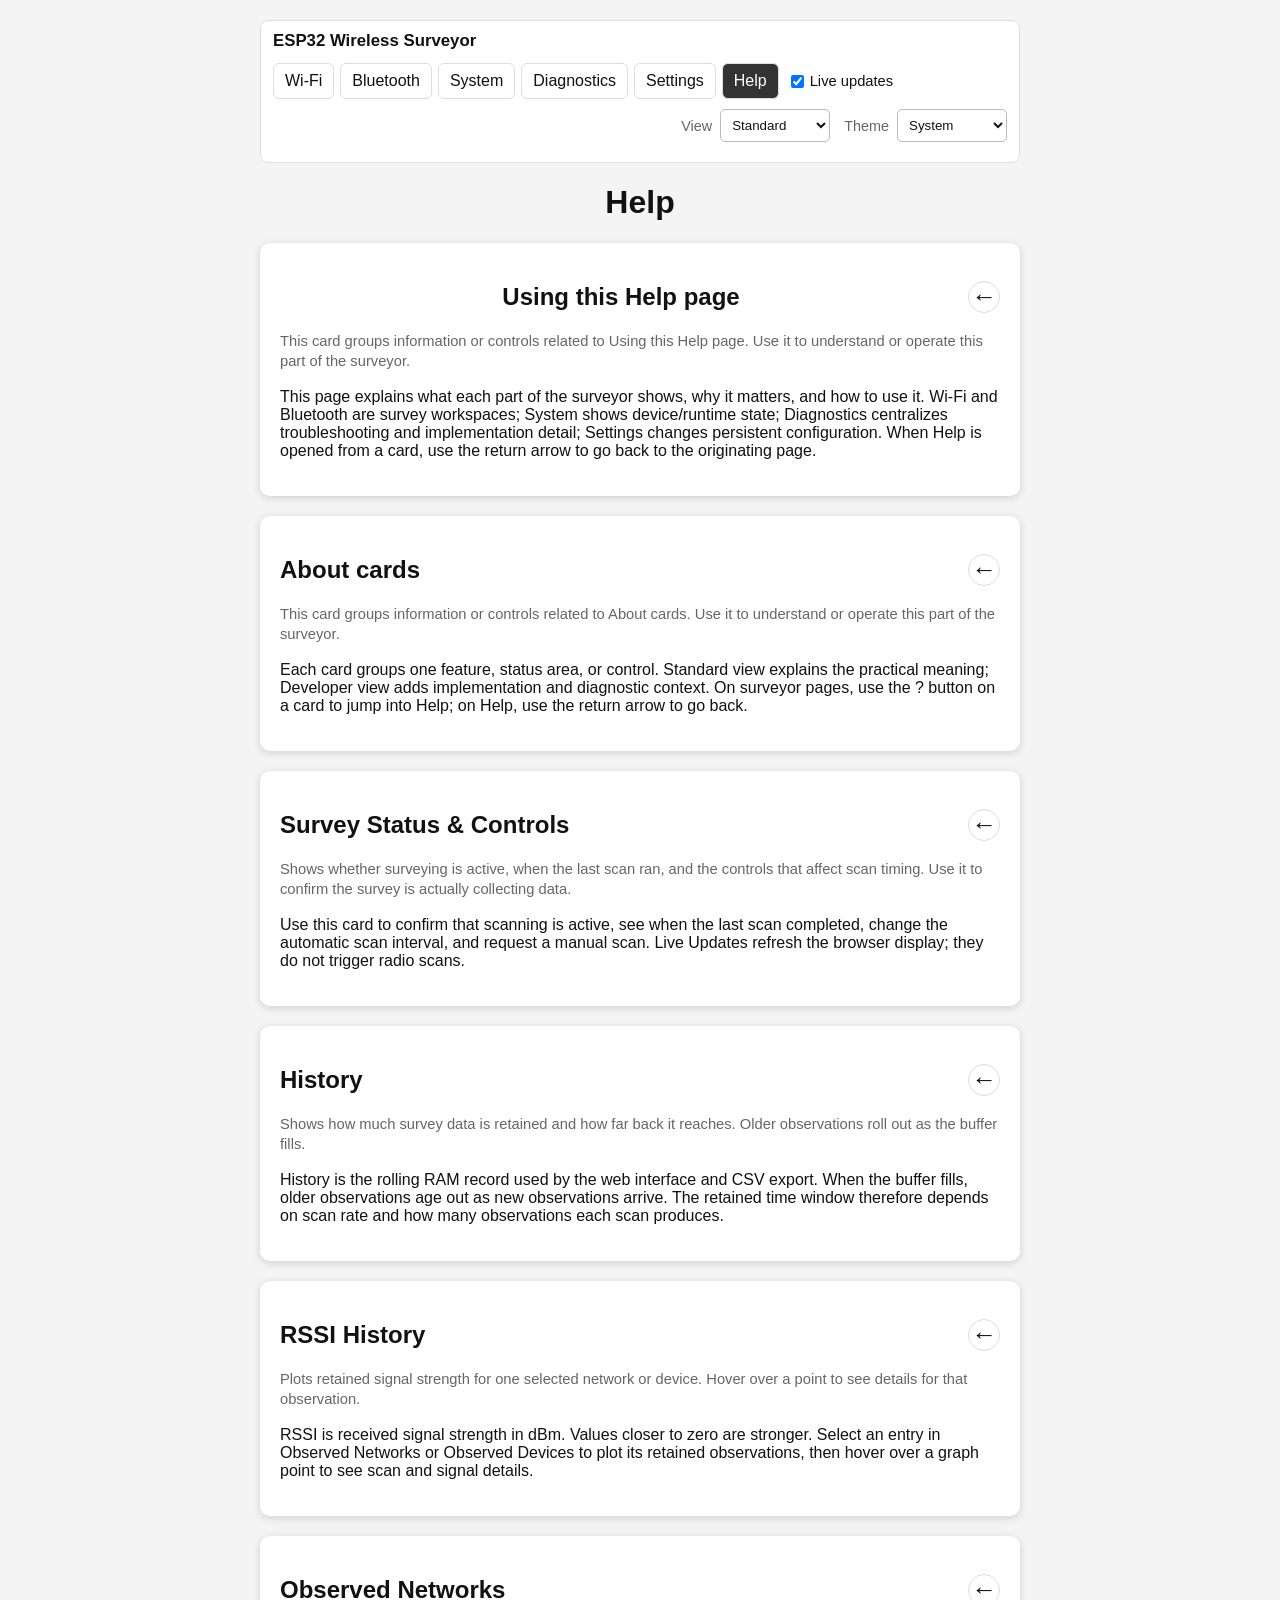
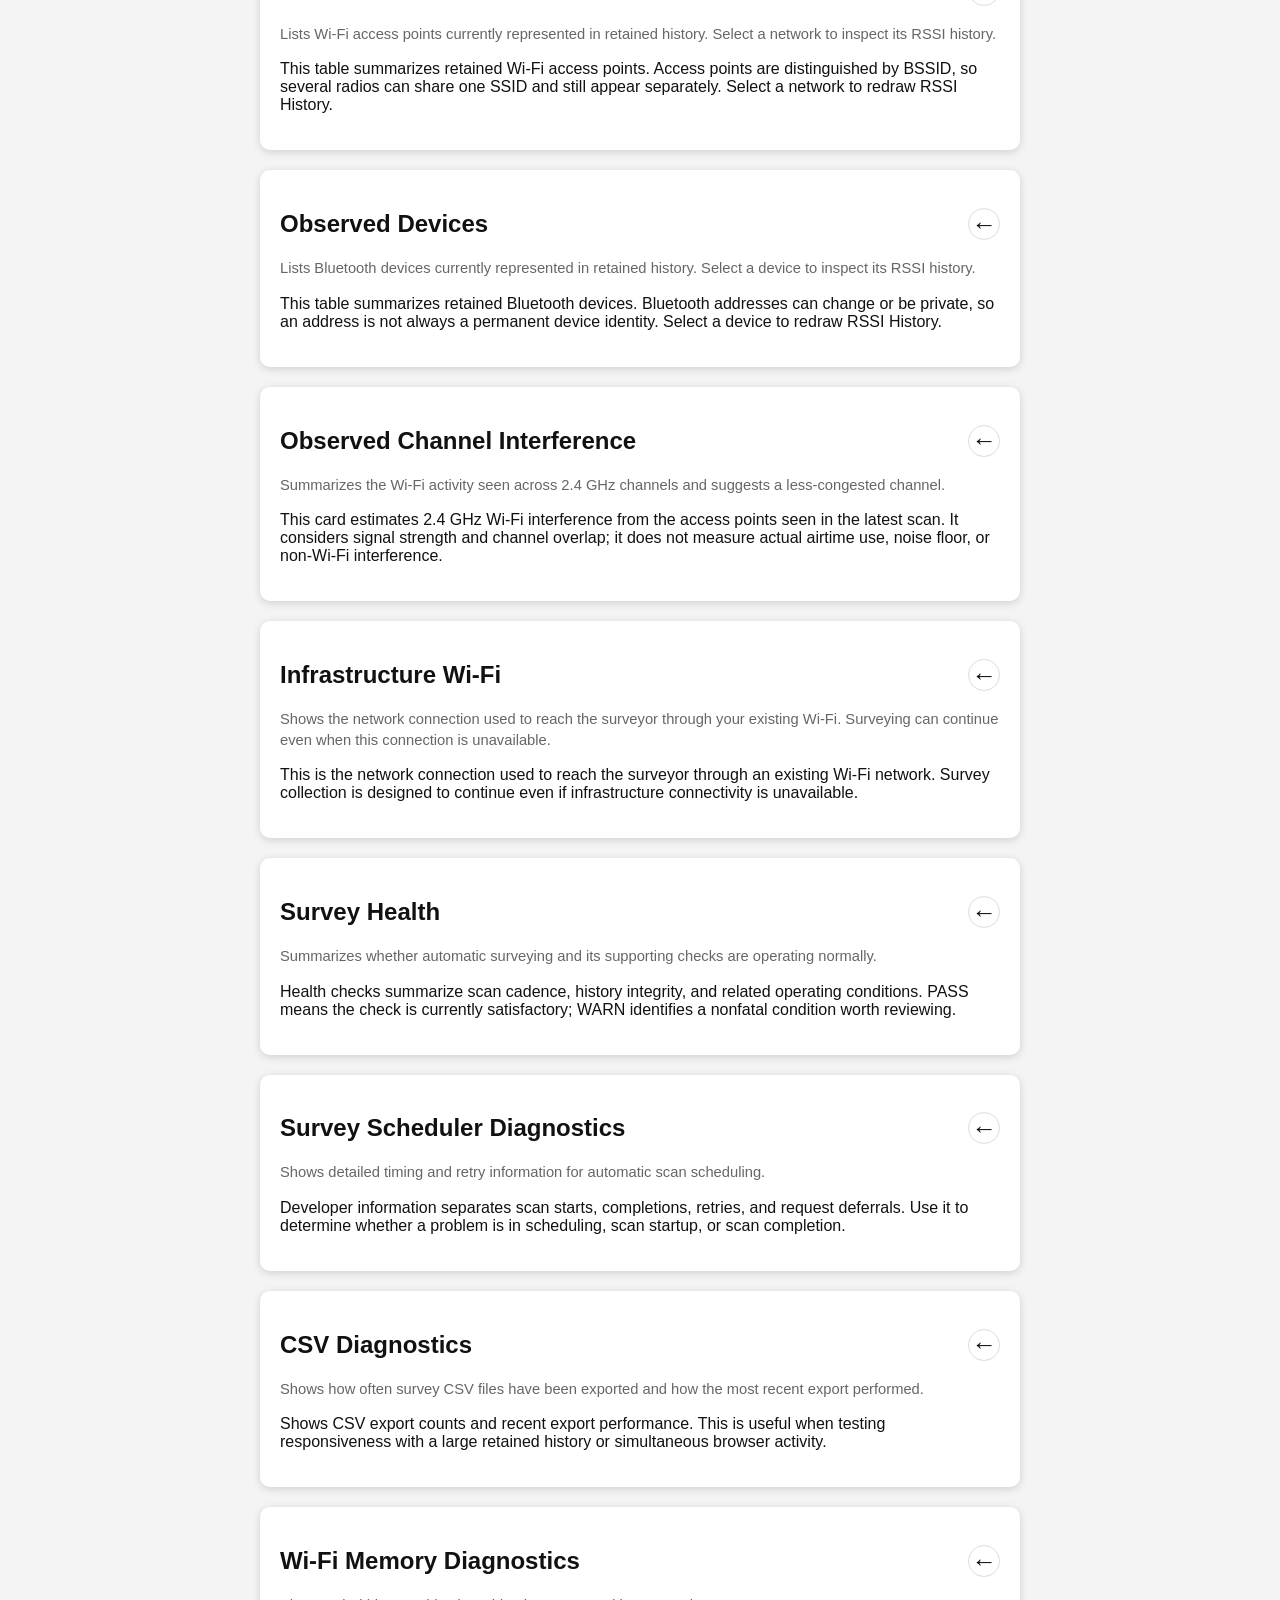
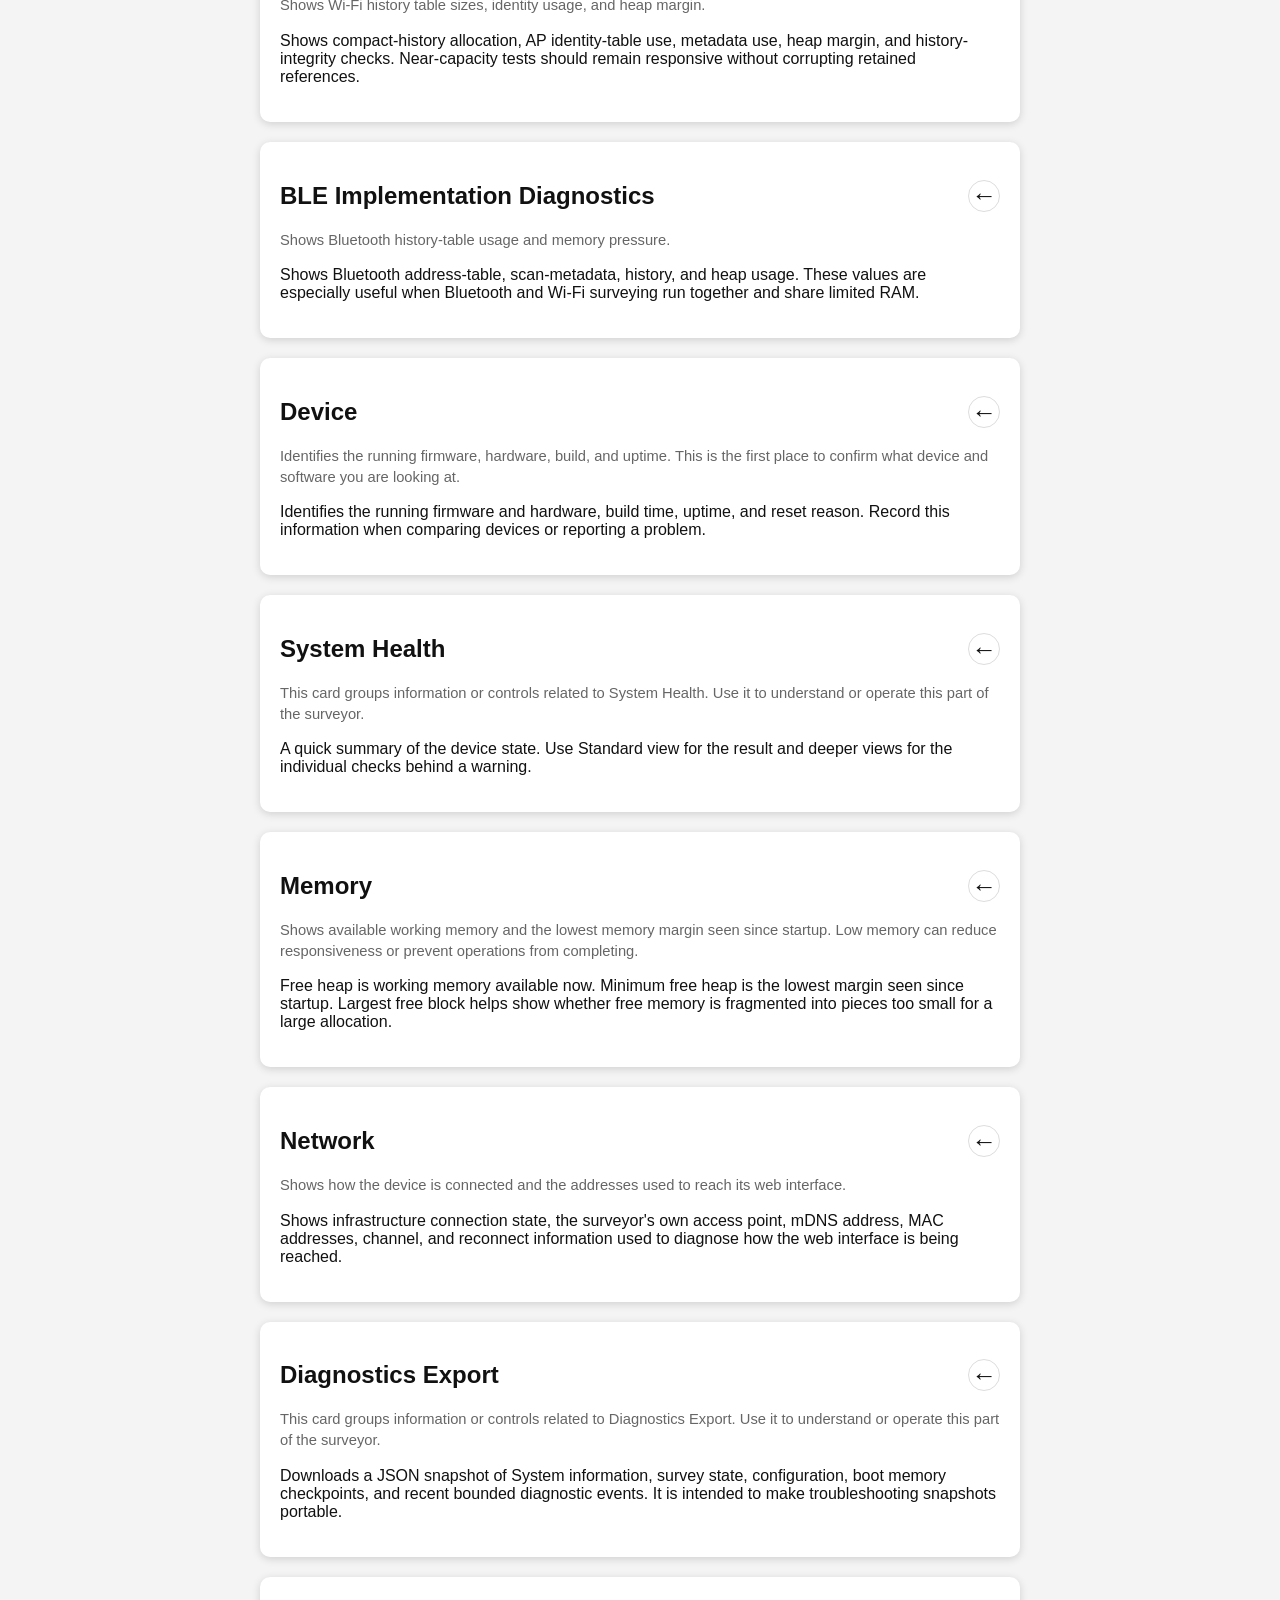
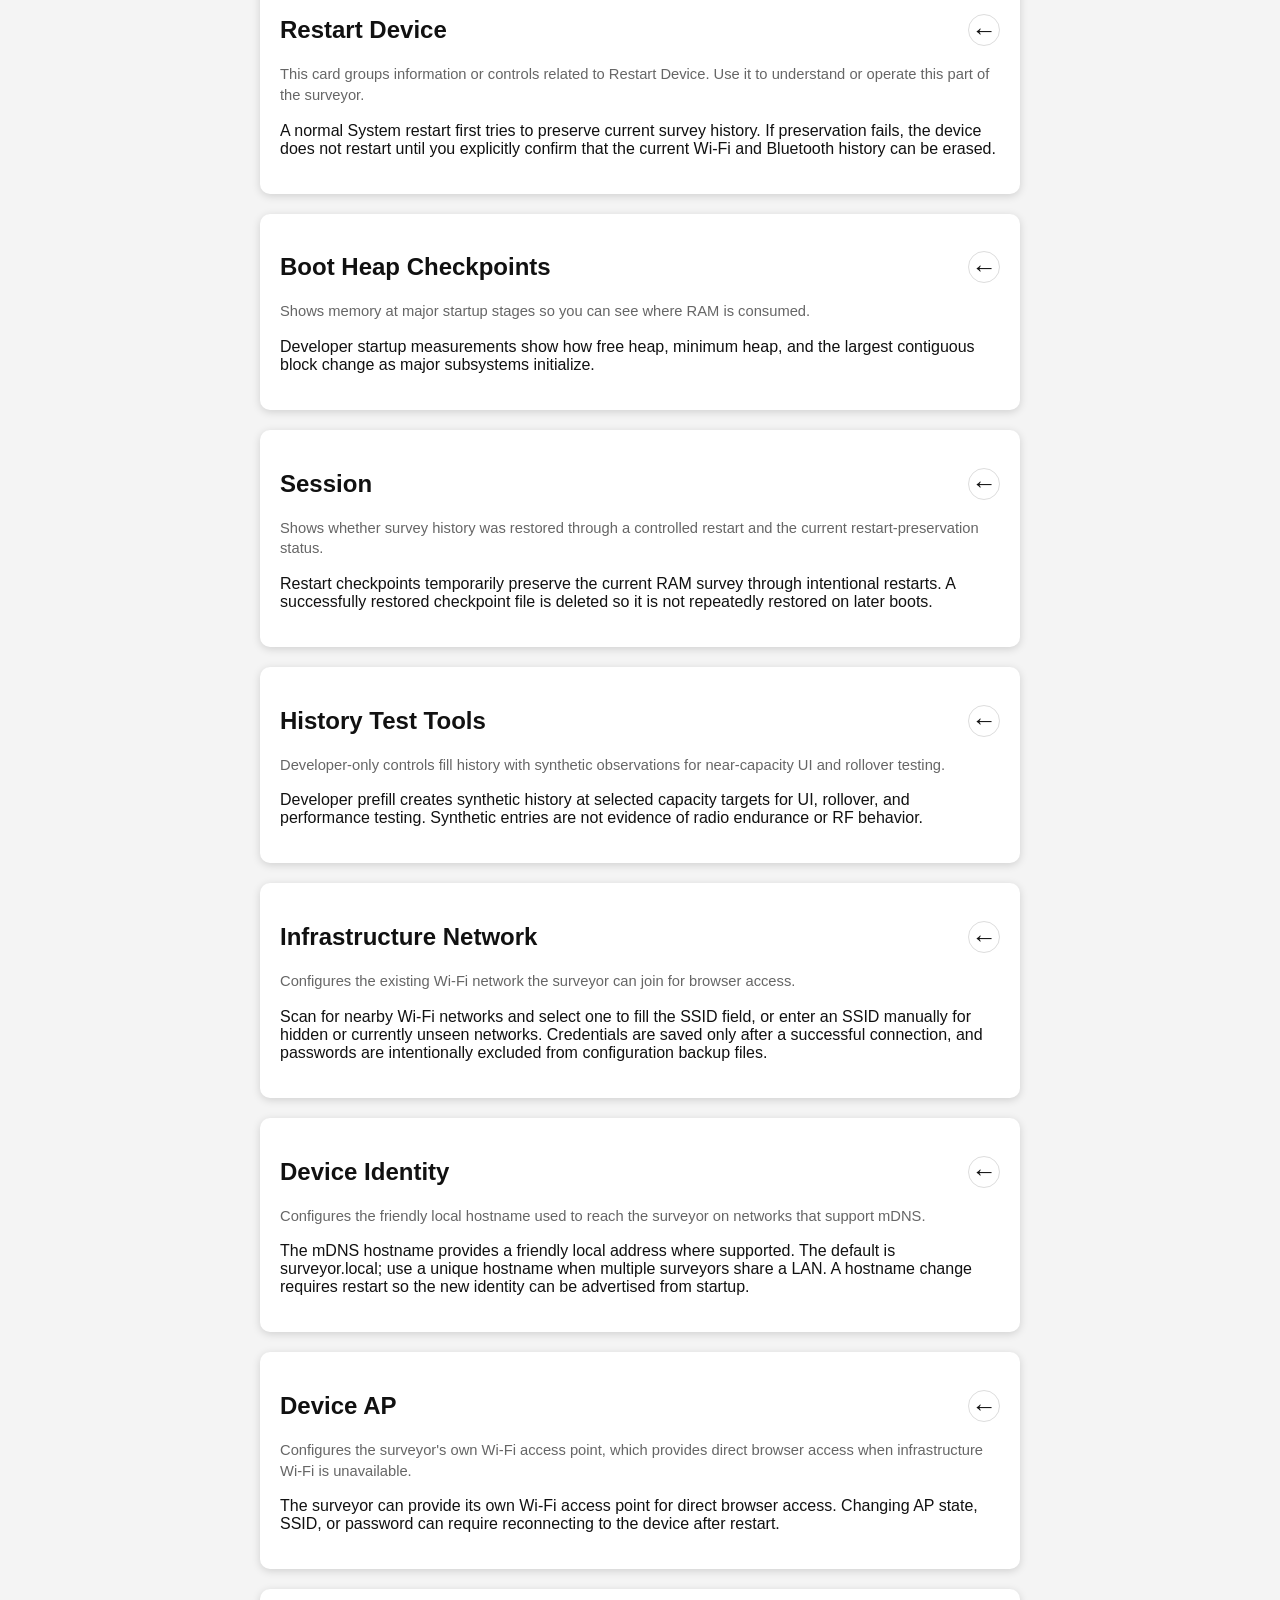
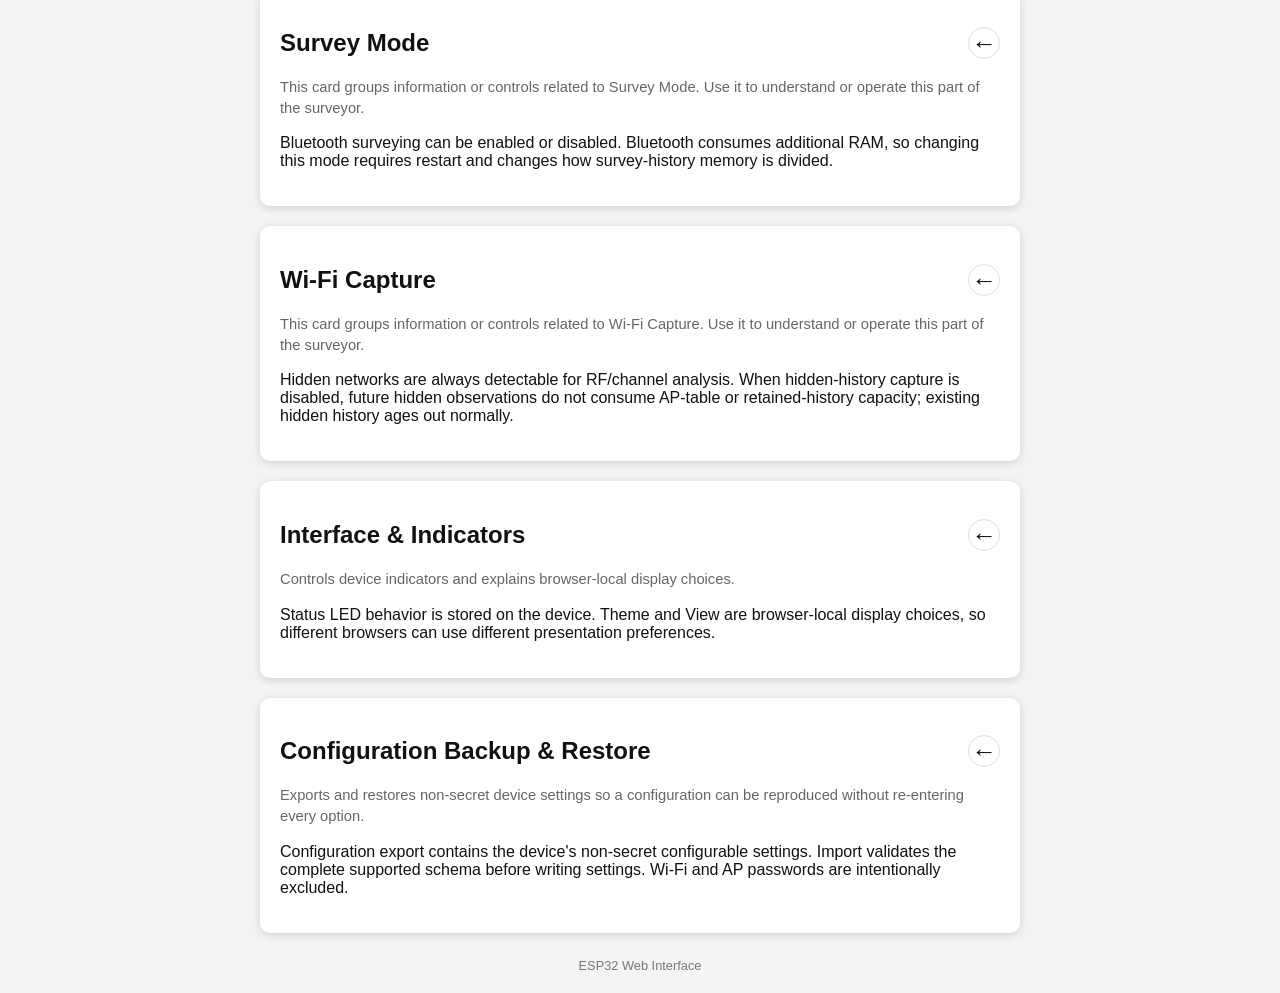
<file: docs/help.html>
<!DOCTYPE html>
<!-- GitHub Pages static demo generated from V40a browser capture; ESP32 network actions are simulated. -->
<!-- Static GitHub Pages demo generated from the ESP32 Wireless Surveyor UI. -->
<html data-theme="dark" data-view="developer"><head><meta content="text/html; charset=utf-8" http-equiv="Content-Type"/><meta content="width=device-width, initial-scale=1" name="viewport"/><title>ESP32 Wireless Surveyor Help</title><script>(function(){try{var v=localStorage.getItem('esp32-theme')||'system';var d=(v==='system')?(window.matchMedia&&window.matchMedia('(prefers-color-scheme: dark)').matches):(v==='dark');document.documentElement.dataset.theme=d?'dark':'light';var w=localStorage.getItem('esp32-view')||'standard';w=(w==='developer'||w==='advanced')?w:'standard';document.documentElement.dataset.view=w;}catch(e){}})();</script>
<style>
  :root {
    color-scheme: light;
    --page-bg: #f4f4f4;
    --card-bg: #ffffff;
    --text: #111111;
    --muted: #666666;
    --border: #dddddd;
    --header-bg: #f7f7f7;
    --button-bg: #333333;
    --button-text: #ffffff;
    --input-bg: #ffffff;
    --input-border: #bbbbbb;
    --link: #0000ee;
    --current-row: #eef7ee;
    --shadow: rgba(0,0,0,0.15);
    --plot-bg: #ffffff;
    --plot-grid: #dddddd;
    --plot-border: #bbbbbb;
    --plot-line: #333333;
    --plot-text: #222222;
  }

  html[data-theme="dark"] {
    color-scheme: dark;
    --page-bg: #151515;
    --card-bg: #242424;
    --text: #eeeeee;
    --muted: #b7b7b7;
    --border: #4a4a4a;
    --header-bg: #303030;
    --button-bg: #4a4a4a;
    --button-text: #ffffff;
    --input-bg: #2b2b2b;
    --input-border: #666666;
    --link: #8ab4f8;
    --current-row: #263b2b;
    --shadow: rgba(0,0,0,0.35);
    --plot-bg: #1d1d1d;
    --plot-grid: #444444;
    --plot-border: #666666;
    --plot-line: #8ab4f8;
    --plot-text: #dddddd;
  }

  * {
    box-sizing: border-box;
  }

  body {
    font-family: Arial, Helvetica, sans-serif;
    background: var(--page-bg);
    color: var(--text);
    margin: 0;
    padding: 20px;
  }

  .container {
    max-width: 760px;
    margin: auto;
  }

  h1, h2 {
    text-align: center;
  }

  .card {
    background: var(--card-bg);
    border-radius: 10px;
    padding: 20px;
    margin-top: 20px;
    box-shadow: 0 2px 8px var(--shadow);
  }

  .row {
    display: flex;
    justify-content: space-between;
    border-bottom: 1px solid var(--border);
    padding: 12px 0;
    gap: 16px;
  }

  .row:last-child {
    border-bottom: none;
  }

  .label {
    font-weight: bold;
  }

  .value {
    text-align: right;
    overflow-wrap: anywhere;
  }

  .button {
    display: inline-flex;
    align-items: center;
    justify-content: center;
    box-sizing: border-box;
    min-height: 44px;
    margin: 20px 6px 0 6px;
    padding: 12px 20px;
    border: 0;
    background: var(--button-bg);
    color: var(--button-text);
    text-decoration: none;
    border-radius: 6px;
    font: inherit;
    line-height: 1.2;
    cursor: pointer;
    vertical-align: middle;
  }

  .button:disabled {
    opacity: 0.65;
    cursor: default;
  }

  .buttons {
    text-align: center;
  }

  .test-tool-group {
    margin-top: 18px;
  }

  .test-tool-group h3 {
    margin: 0 0 8px 0;
    font-size: 1em;
  }

  .test-tool-actions {
    display: flex;
    flex-wrap: wrap;
    align-items: center;
    gap: 12px;
  }

  .test-tool-actions form {
    margin: 0;
  }

  .test-tool-actions button {
    min-height: 44px;
    padding: 10px 18px;
  }

  .survey-control-row {
    display: flex;
    flex-wrap: wrap;
    align-items: end;
    gap: 12px;
    margin-top: 14px;
  }

  .survey-control-row .control {
    margin: 0;
  }

  .save-state {
    min-width: 52px;
    color: var(--muted);
    font-size: 0.92em;
    padding-bottom: 10px;
  }

  .table-scroll {
    width: 100%;
    max-width: 100%;
    overflow-x: auto;
    -webkit-overflow-scrolling: touch;
  }

  .table-scroll table {
    width: 100%;
    min-width: 820px;
  }

  table {
    width: 100%;
    border-collapse: collapse;
    margin-top: 10px;
  }

  th, td {
    padding: 10px 8px;
    border-bottom: 1px solid var(--border);
    text-align: left;
  }

  th {
    background: var(--header-bg);
    white-space: nowrap;
  }

  td.address {
    white-space: nowrap;
  }

  td.signal, th.signal {
    text-align: right;
    white-space: nowrap;
  }

  td.security, th.security {
    text-align: center;
    white-space: nowrap;
  }

  tr.current {
    font-weight: bold;
    background: var(--current-row);
  }

  .note {
    color: var(--muted);
    font-size: 0.9em;
    margin-top: 14px;
  }

  .scan-group {
    margin-top: 26px;
  }

  .scan-heading {
    font-weight: bold;
    margin: 0 0 8px 0;
  }

  th.sortable {
    cursor: pointer;
    user-select: none;
  }

  th.sortable:hover {
    text-decoration: underline;
  }

  .plot-wrap {
    width: 100%;
    overflow-x: auto;
  }

  .plot-wrap svg {
    width: 100%;
    min-width: 520px;
    height: auto;
  }

  .plot-bg {
    fill: var(--plot-bg);
    stroke: var(--plot-border);
  }

  .plot-grid {
    stroke: var(--plot-grid);
  }

  .plot-line {
    fill: none;
    stroke: var(--plot-line);
    stroke-width: 2;
  }

  .plot-point {
    fill: var(--plot-line);
  }

  .plot-text {
    fill: var(--plot-text);
  }

  .controls {
    display: flex;
    flex-wrap: wrap;
    align-items: end;
    gap: 12px;
    margin-top: 12px;
  }

  .settings-row {
    display: flex;
    flex-wrap: wrap;
    align-items: flex-end;
    gap: 14px;
    margin-top: 12px;
  }

  .checkbox-stack {
    display: flex;
    flex-direction: column;
    justify-content: center;
    gap: 8px;
    padding-bottom: 2px;
  }

  .checkbox-stack label {
    white-space: nowrap;
  }

  .control {
    display: flex;
    flex-direction: column;
    gap: 5px;
  }

  input[type="number"] {
    width: 100px;
    padding: 9px;
    border: 1px solid var(--input-border);
    border-radius: 5px;
  }

  input[type="text"], input[type="password"] {
    min-width: 220px;
    padding: 9px;
    border: 1px solid var(--input-border);
    border-radius: 5px;
    background: var(--input-bg);
    color: var(--text);
  }

  button {
    padding: 10px 16px;
    border: 0;
    border-radius: 6px;
    background: var(--button-bg);
    color: var(--button-text);
    cursor: pointer;
  }

  .danger {
    background: #7a2d2d;
  }

  .theme-control {
    display: flex;
    justify-content: flex-end;
    align-items: center;
    gap: 8px;
    margin-bottom: 10px;
    color: var(--muted);
    font-size: 0.9em;
  }

  .sticky-interface-card {
    position: sticky;
    top: 0;
    z-index: 1000;
    margin-bottom: 14px;
    padding: 10px 12px;
    border: 1px solid var(--border);
    border-radius: 8px;
    background: var(--card-bg);
  }

  .site-header {
    display: flex;
    flex-wrap: wrap;
    align-items: center;
    justify-content: space-between;
    gap: 12px;
    margin-bottom: 10px;
  }

  #rssi-plot {
    scroll-margin-top: 150px;
  }

  .site-title {
    font-weight: bold;
    font-size: 1.05em;
  }

  .header-actions {
    display: flex;
    flex-wrap: wrap;
    align-items: center;
    gap: 12px;
  }

  .nav {
    display: flex;
    flex-wrap: wrap;
    gap: 6px;
  }

  .live-control {
    display: inline-flex;
    align-items: center;
    gap: 6px;
    white-space: nowrap;
    color: var(--text);
    font-size: 0.92em;
  }

  .live-control input {
    width: auto;
    margin: 0;
  }

  .scan-state {
    display: inline-block;
    margin-left: 8px;
    color: var(--muted);
    font-size: 0.92em;
  }

  .scan-state.active {
    font-weight: 600;
  }

  .nav a {
    padding: 8px 11px;
    border-radius: 6px;
    text-decoration: none;
    color: var(--text);
    border: 1px solid var(--border);
    background: var(--card-bg);
  }

  .nav a.active {
    background: var(--button-bg);
    color: var(--button-text);
  }

  .card > h2 {
    position: relative;
    padding-right: 38px;
  }

  .card-help-link {
    position: absolute;
    right: 0;
    top: 50%;
    transform: translateY(-50%);
    display: inline-flex;
    align-items: center;
    justify-content: center;
    width: 32px;
    height: 32px;
    border: 1px solid var(--border);
    border-radius: 50%;
    color: var(--text);
    background: var(--card-bg);
    text-decoration: none;
    font-size: 0.85em;
    font-weight: bold;
  }

  .card-help-link.help-return-link {
    font-size: 1.05em;
  }

  .card-help-standard, .card-help-developer {
    color: var(--muted);
    font-size: 0.92em;
    margin: 0 0 12px 0;
    line-height: 1.4;
  }

  .card-help-developer { display: none; }
  html[data-view="developer"] .card-help-developer { display: block; }

  .help-section { scroll-margin-top: 150px; }
  .help-section h2 { text-align: left; padding-right: 0; }

  .badge {
    display: inline-block;
    padding: 3px 7px;
    border: 1px solid var(--border);
    border-radius: 999px;
    font-size: 0.62em;
    font-weight: normal;
    vertical-align: middle;
    color: var(--muted);
  }

  .status-pass { font-weight: bold; }
  .status-warn { font-weight: bold; }
  .status-fail { font-weight: bold; }

  .interface-controls {
    display: flex;
    flex-wrap: wrap;
    justify-content: flex-end;
    align-items: center;
    gap: 14px;
    margin-bottom: 10px;
  }

  .view-control, .theme-control {
    display: flex;
    align-items: center;
    gap: 8px;
    margin-bottom: 0;
    color: var(--muted);
    font-size: 0.9em;
  }

  .capture-diagnostic-control {
    margin-bottom: 0;
  }

  .capture-diagnostic-control button {
    min-height: 34px;
    padding: 7px 11px;
    white-space: nowrap;
    font-size: 0.9em;
  }

  .diagnostic-details {
    margin-top: 14px;
    border-top: 1px solid var(--border);
    padding-top: 10px;
  }

  .diagnostic-details > summary {
    cursor: pointer;
    font-weight: 600;
    color: var(--text);
    list-style-position: outside;
  }

  .diagnostic-details > summary .diagnostic-summary {
    margin-left: 8px;
    color: var(--muted);
    font-weight: normal;
    font-size: 0.9em;
  }

  .diagnostic-details[open] > summary {
    margin-bottom: 8px;
  }

  .diagnostic-body {
    margin-top: 4px;
  }

  .diagnostic-warning {
    margin-top: 10px;
    padding: 9px 10px;
    border: 1px solid var(--border);
    border-radius: 6px;
    font-weight: 600;
  }

  .theme-control select, .view-control select {
    min-width: 110px;
    padding: 7px;
    border: 1px solid var(--input-border);
    border-radius: 5px;
    background: var(--input-bg);
    color: var(--text);
  }

  .footer {
    text-align: center;
    font-size: 0.8em;
    margin-top: 25px;
    color: #777;
  }

  /* View-depth model: Standard < Advanced < Developer. */
  .advanced-only, .developer-only { display: none !important; }
  html[data-view="advanced"] div.advanced-only,
  html[data-view="developer"] div.advanced-only,
  html[data-view="developer"] div.developer-only { display: block !important; }
  html[data-view="advanced"] .row.advanced-only,
  html[data-view="developer"] .row.advanced-only,
  html[data-view="developer"] .row.developer-only { display: flex !important; }
  html[data-view="advanced"] form.advanced-only,
  html[data-view="developer"] form.advanced-only,
  html[data-view="developer"] form.developer-only { display: flex !important; }
  html[data-view="advanced"] tr.advanced-only,
  html[data-view="developer"] tr.advanced-only,
  html[data-view="developer"] tr.developer-only { display: table-row !important; }
  html[data-view="advanced"] th.advanced-only, html[data-view="advanced"] td.advanced-only,
  html[data-view="developer"] th.advanced-only, html[data-view="developer"] td.advanced-only,
  html[data-view="developer"] th.developer-only, html[data-view="developer"] td.developer-only { display: table-cell !important; }
  .status-neutral { font-weight: bold; }

  @media (max-width: 600px) {
    table {
      font-size: 0.9em;
    }

    th, td {
      padding: 8px 5px;
    }
  }
</style><style type="text/css">[data-sonner-toaster][dir=ltr],html[dir=ltr]{--toast-icon-margin-start:-3px;--toast-icon-margin-end:4px;--toast-svg-margin-start:-1px;--toast-svg-margin-end:0px;--toast-button-margin-start:auto;--toast-button-margin-end:0;--toast-close-button-start:0;--toast-close-button-end:unset;--toast-close-button-transform:translate(-35%, -35%)}[data-sonner-toaster][dir=rtl],html[dir=rtl]{--toast-icon-margin-start:4px;--toast-icon-margin-end:-3px;--toast-svg-margin-start:0px;--toast-svg-margin-end:-1px;--toast-button-margin-start:0;--toast-button-margin-end:auto;--toast-close-button-start:unset;--toast-close-button-end:0;--toast-close-button-transform:translate(35%, -35%)}[data-sonner-toaster]{position:fixed;width:var(--width);font-family:ui-sans-serif,system-ui,-apple-system,BlinkMacSystemFont,Segoe UI,Roboto,Helvetica Neue,Arial,Noto Sans,sans-serif,Apple Color Emoji,Segoe UI Emoji,Segoe UI Symbol,Noto Color Emoji;--gray1:hsl(0, 0%, 99%);--gray2:hsl(0, 0%, 97.3%);--gray3:hsl(0, 0%, 95.1%);--gray4:hsl(0, 0%, 93%);--gray5:hsl(0, 0%, 90.9%);--gray6:hsl(0, 0%, 88.7%);--gray7:hsl(0, 0%, 85.8%);--gray8:hsl(0, 0%, 78%);--gray9:hsl(0, 0%, 56.1%);--gray10:hsl(0, 0%, 52.3%);--gray11:hsl(0, 0%, 43.5%);--gray12:hsl(0, 0%, 9%);--border-radius:8px;box-sizing:border-box;padding:0;margin:0;list-style:none;outline:0;z-index:999999999;transition:transform .4s ease}@media (hover:none) and (pointer:coarse){[data-sonner-toaster][data-lifted=true]{transform:none}}[data-sonner-toaster][data-x-position=right]{right:var(--offset-right)}[data-sonner-toaster][data-x-position=left]{left:var(--offset-left)}[data-sonner-toaster][data-x-position=center]{left:50%;transform:translateX(-50%)}[data-sonner-toaster][data-y-position=top]{top:var(--offset-top)}[data-sonner-toaster][data-y-position=bottom]{bottom:var(--offset-bottom)}[data-sonner-toast]{--y:translateY(100%);--lift-amount:calc(var(--lift) * var(--gap));z-index:var(--z-index);position:absolute;opacity:0;transform:var(--y);touch-action:none;transition:transform .4s,opacity .4s,height .4s,box-shadow .2s;box-sizing:border-box;outline:0;overflow-wrap:anywhere}[data-sonner-toast][data-styled=true]{padding:16px;background:var(--normal-bg);border:1px solid var(--normal-border);color:var(--normal-text);border-radius:var(--border-radius);box-shadow:0 4px 12px rgba(0,0,0,.1);width:var(--width);font-size:13px;display:flex;align-items:center;gap:6px}[data-sonner-toast]:focus-visible{box-shadow:0 4px 12px rgba(0,0,0,.1),0 0 0 2px rgba(0,0,0,.2)}[data-sonner-toast][data-y-position=top]{top:0;--y:translateY(-100%);--lift:1;--lift-amount:calc(1 * var(--gap))}[data-sonner-toast][data-y-position=bottom]{bottom:0;--y:translateY(100%);--lift:-1;--lift-amount:calc(var(--lift) * var(--gap))}[data-sonner-toast][data-styled=true] [data-description]{font-weight:400;line-height:1.4;color:#3f3f3f}[data-rich-colors=true][data-sonner-toast][data-styled=true] [data-description]{color:inherit}[data-sonner-toaster][data-sonner-theme=dark] [data-description]{color:#e8e8e8}[data-sonner-toast][data-styled=true] [data-title]{font-weight:500;line-height:1.5;color:inherit}[data-sonner-toast][data-styled=true] [data-icon]{display:flex;height:16px;width:16px;position:relative;justify-content:flex-start;align-items:center;flex-shrink:0;margin-left:var(--toast-icon-margin-start);margin-right:var(--toast-icon-margin-end)}[data-sonner-toast][data-promise=true] [data-icon]>svg{opacity:0;transform:scale(.8);transform-origin:center;animation:sonner-fade-in .3s ease forwards}[data-sonner-toast][data-styled=true] [data-icon]>*{flex-shrink:0}[data-sonner-toast][data-styled=true] [data-icon] svg{margin-left:var(--toast-svg-margin-start);margin-right:var(--toast-svg-margin-end)}[data-sonner-toast][data-styled=true] [data-content]{display:flex;flex-direction:column;gap:2px}[data-sonner-toast][data-styled=true] [data-button]{border-radius:4px;padding-left:8px;padding-right:8px;height:24px;font-size:12px;color:var(--normal-bg);background:var(--normal-text);margin-left:var(--toast-button-margin-start);margin-right:var(--toast-button-margin-end);border:none;font-weight:500;cursor:pointer;outline:0;display:flex;align-items:center;flex-shrink:0;transition:opacity .4s,box-shadow .2s}[data-sonner-toast][data-styled=true] [data-button]:focus-visible{box-shadow:0 0 0 2px rgba(0,0,0,.4)}[data-sonner-toast][data-styled=true] [data-button]:first-of-type{margin-left:var(--toast-button-margin-start);margin-right:var(--toast-button-margin-end)}[data-sonner-toast][data-styled=true] [data-cancel]{color:var(--normal-text);background:rgba(0,0,0,.08)}[data-sonner-toaster][data-sonner-theme=dark] [data-sonner-toast][data-styled=true] [data-cancel]{background:rgba(255,255,255,.3)}[data-sonner-toast][data-styled=true] [data-close-button]{position:absolute;left:var(--toast-close-button-start);right:var(--toast-close-button-end);top:0;height:20px;width:20px;display:flex;justify-content:center;align-items:center;padding:0;color:var(--gray12);background:var(--normal-bg);border:1px solid var(--gray4);transform:var(--toast-close-button-transform);border-radius:50%;cursor:pointer;z-index:1;transition:opacity .1s,background .2s,border-color .2s}[data-sonner-toast][data-styled=true] [data-close-button]:focus-visible{box-shadow:0 4px 12px rgba(0,0,0,.1),0 0 0 2px rgba(0,0,0,.2)}[data-sonner-toast][data-styled=true] [data-disabled=true]{cursor:not-allowed}[data-sonner-toast][data-styled=true]:hover [data-close-button]:hover{background:var(--gray2);border-color:var(--gray5)}[data-sonner-toast][data-swiping=true]::before{content:'';position:absolute;left:-100%;right:-100%;height:100%;z-index:-1}[data-sonner-toast][data-y-position=top][data-swiping=true]::before{bottom:50%;transform:scaleY(3) translateY(50%)}[data-sonner-toast][data-y-position=bottom][data-swiping=true]::before{top:50%;transform:scaleY(3) translateY(-50%)}[data-sonner-toast][data-swiping=false][data-removed=true]::before{content:'';position:absolute;inset:0;transform:scaleY(2)}[data-sonner-toast][data-expanded=true]::after{content:'';position:absolute;left:0;height:calc(var(--gap) + 1px);bottom:100%;width:100%}[data-sonner-toast][data-mounted=true]{--y:translateY(0);opacity:1}[data-sonner-toast][data-expanded=false][data-front=false]{--scale:var(--toasts-before) * 0.05 + 1;--y:translateY(calc(var(--lift-amount) * var(--toasts-before))) scale(calc(-1 * var(--scale)));height:var(--front-toast-height)}[data-sonner-toast]>*{transition:opacity .4s}[data-sonner-toast][data-x-position=right]{right:0}[data-sonner-toast][data-x-position=left]{left:0}[data-sonner-toast][data-expanded=false][data-front=false][data-styled=true]>*{opacity:0}[data-sonner-toast][data-visible=false]{opacity:0;pointer-events:none}[data-sonner-toast][data-mounted=true][data-expanded=true]{--y:translateY(calc(var(--lift) * var(--offset)));height:var(--initial-height)}[data-sonner-toast][data-removed=true][data-front=true][data-swipe-out=false]{--y:translateY(calc(var(--lift) * -100%));opacity:0}[data-sonner-toast][data-removed=true][data-front=false][data-swipe-out=false][data-expanded=true]{--y:translateY(calc(var(--lift) * var(--offset) + var(--lift) * -100%));opacity:0}[data-sonner-toast][data-removed=true][data-front=false][data-swipe-out=false][data-expanded=false]{--y:translateY(40%);opacity:0;transition:transform .5s,opacity .2s}[data-sonner-toast][data-removed=true][data-front=false]::before{height:calc(var(--initial-height) + 20%)}[data-sonner-toast][data-swiping=true]{transform:var(--y) translateY(var(--swipe-amount-y,0)) translateX(var(--swipe-amount-x,0));transition:none}[data-sonner-toast][data-swiped=true]{user-select:none}[data-sonner-toast][data-swipe-out=true][data-y-position=bottom],[data-sonner-toast][data-swipe-out=true][data-y-position=top]{animation-duration:.2s;animation-timing-function:ease-out;animation-fill-mode:forwards}[data-sonner-toast][data-swipe-out=true][data-swipe-direction=left]{animation-name:swipe-out-left}[data-sonner-toast][data-swipe-out=true][data-swipe-direction=right]{animation-name:swipe-out-right}[data-sonner-toast][data-swipe-out=true][data-swipe-direction=up]{animation-name:swipe-out-up}[data-sonner-toast][data-swipe-out=true][data-swipe-direction=down]{animation-name:swipe-out-down}@keyframes swipe-out-left{from{transform:var(--y) translateX(var(--swipe-amount-x));opacity:1}to{transform:var(--y) translateX(calc(var(--swipe-amount-x) - 100%));opacity:0}}@keyframes swipe-out-right{from{transform:var(--y) translateX(var(--swipe-amount-x));opacity:1}to{transform:var(--y) translateX(calc(var(--swipe-amount-x) + 100%));opacity:0}}@keyframes swipe-out-up{from{transform:var(--y) translateY(var(--swipe-amount-y));opacity:1}to{transform:var(--y) translateY(calc(var(--swipe-amount-y) - 100%));opacity:0}}@keyframes swipe-out-down{from{transform:var(--y) translateY(var(--swipe-amount-y));opacity:1}to{transform:var(--y) translateY(calc(var(--swipe-amount-y) + 100%));opacity:0}}@media (max-width:600px){[data-sonner-toaster]{position:fixed;right:var(--mobile-offset-right);left:var(--mobile-offset-left);width:100%}[data-sonner-toaster][dir=rtl]{left:calc(var(--mobile-offset-left) * -1)}[data-sonner-toaster] [data-sonner-toast]{left:0;right:0;width:calc(100% - var(--mobile-offset-left) * 2)}[data-sonner-toaster][data-x-position=left]{left:var(--mobile-offset-left)}[data-sonner-toaster][data-y-position=bottom]{bottom:var(--mobile-offset-bottom)}[data-sonner-toaster][data-y-position=top]{top:var(--mobile-offset-top)}[data-sonner-toaster][data-x-position=center]{left:var(--mobile-offset-left);right:var(--mobile-offset-right);transform:none}}[data-sonner-toaster][data-sonner-theme=light]{--normal-bg:#fff;--normal-border:var(--gray4);--normal-text:var(--gray12);--success-bg:hsl(143, 85%, 96%);--success-border:hsl(145, 92%, 87%);--success-text:hsl(140, 100%, 27%);--info-bg:hsl(208, 100%, 97%);--info-border:hsl(221, 91%, 93%);--info-text:hsl(210, 92%, 45%);--warning-bg:hsl(49, 100%, 97%);--warning-border:hsl(49, 91%, 84%);--warning-text:hsl(31, 92%, 45%);--error-bg:hsl(359, 100%, 97%);--error-border:hsl(359, 100%, 94%);--error-text:hsl(360, 100%, 45%)}[data-sonner-toaster][data-sonner-theme=light] [data-sonner-toast][data-invert=true]{--normal-bg:#000;--normal-border:hsl(0, 0%, 20%);--normal-text:var(--gray1)}[data-sonner-toaster][data-sonner-theme=dark] [data-sonner-toast][data-invert=true]{--normal-bg:#fff;--normal-border:var(--gray3);--normal-text:var(--gray12)}[data-sonner-toaster][data-sonner-theme=dark]{--normal-bg:#000;--normal-bg-hover:hsl(0, 0%, 12%);--normal-border:hsl(0, 0%, 20%);--normal-border-hover:hsl(0, 0%, 25%);--normal-text:var(--gray1);--success-bg:hsl(150, 100%, 6%);--success-border:hsl(147, 100%, 12%);--success-text:hsl(150, 86%, 65%);--info-bg:hsl(215, 100%, 6%);--info-border:hsl(223, 43%, 17%);--info-text:hsl(216, 87%, 65%);--warning-bg:hsl(64, 100%, 6%);--warning-border:hsl(60, 100%, 9%);--warning-text:hsl(46, 87%, 65%);--error-bg:hsl(358, 76%, 10%);--error-border:hsl(357, 89%, 16%);--error-text:hsl(358, 100%, 81%)}[data-sonner-toaster][data-sonner-theme=dark] [data-sonner-toast] [data-close-button]{background:var(--normal-bg);border-color:var(--normal-border);color:var(--normal-text)}[data-sonner-toaster][data-sonner-theme=dark] [data-sonner-toast] [data-close-button]:hover{background:var(--normal-bg-hover);border-color:var(--normal-border-hover)}[data-rich-colors=true][data-sonner-toast][data-type=success]{background:var(--success-bg);border-color:var(--success-border);color:var(--success-text)}[data-rich-colors=true][data-sonner-toast][data-type=success] [data-close-button]{background:var(--success-bg);border-color:var(--success-border);color:var(--success-text)}[data-rich-colors=true][data-sonner-toast][data-type=info]{background:var(--info-bg);border-color:var(--info-border);color:var(--info-text)}[data-rich-colors=true][data-sonner-toast][data-type=info] [data-close-button]{background:var(--info-bg);border-color:var(--info-border);color:var(--info-text)}[data-rich-colors=true][data-sonner-toast][data-type=warning]{background:var(--warning-bg);border-color:var(--warning-border);color:var(--warning-text)}[data-rich-colors=true][data-sonner-toast][data-type=warning] [data-close-button]{background:var(--warning-bg);border-color:var(--warning-border);color:var(--warning-text)}[data-rich-colors=true][data-sonner-toast][data-type=error]{background:var(--error-bg);border-color:var(--error-border);color:var(--error-text)}[data-rich-colors=true][data-sonner-toast][data-type=error] [data-close-button]{background:var(--error-bg);border-color:var(--error-border);color:var(--error-text)}.sonner-loading-wrapper{--size:16px;height:var(--size);width:var(--size);position:absolute;inset:0;z-index:10}.sonner-loading-wrapper[data-visible=false]{transform-origin:center;animation:sonner-fade-out .2s ease forwards}.sonner-spinner{position:relative;top:50%;left:50%;height:var(--size);width:var(--size)}.sonner-loading-bar{animation:sonner-spin 1.2s linear infinite;background:var(--gray11);border-radius:6px;height:8%;left:-10%;position:absolute;top:-3.9%;width:24%}.sonner-loading-bar:first-child{animation-delay:-1.2s;transform:rotate(.0001deg) translate(146%)}.sonner-loading-bar:nth-child(2){animation-delay:-1.1s;transform:rotate(30deg) translate(146%)}.sonner-loading-bar:nth-child(3){animation-delay:-1s;transform:rotate(60deg) translate(146%)}.sonner-loading-bar:nth-child(4){animation-delay:-.9s;transform:rotate(90deg) translate(146%)}.sonner-loading-bar:nth-child(5){animation-delay:-.8s;transform:rotate(120deg) translate(146%)}.sonner-loading-bar:nth-child(6){animation-delay:-.7s;transform:rotate(150deg) translate(146%)}.sonner-loading-bar:nth-child(7){animation-delay:-.6s;transform:rotate(180deg) translate(146%)}.sonner-loading-bar:nth-child(8){animation-delay:-.5s;transform:rotate(210deg) translate(146%)}.sonner-loading-bar:nth-child(9){animation-delay:-.4s;transform:rotate(240deg) translate(146%)}.sonner-loading-bar:nth-child(10){animation-delay:-.3s;transform:rotate(270deg) translate(146%)}.sonner-loading-bar:nth-child(11){animation-delay:-.2s;transform:rotate(300deg) translate(146%)}.sonner-loading-bar:nth-child(12){animation-delay:-.1s;transform:rotate(330deg) translate(146%)}@keyframes sonner-fade-in{0%{opacity:0;transform:scale(.8)}100%{opacity:1;transform:scale(1)}}@keyframes sonner-fade-out{0%{opacity:1;transform:scale(1)}100%{opacity:0;transform:scale(.8)}}@keyframes sonner-spin{0%{opacity:1}100%{opacity:.15}}@media (prefers-reduced-motion){.sonner-loading-bar,[data-sonner-toast],[data-sonner-toast]>*{transition:none!important;animation:none!important}}.sonner-loader{position:absolute;top:50%;left:50%;transform:translate(-50%,-50%);transform-origin:center;transition:opacity .2s,transform .2s}.sonner-loader[data-visible=false]{opacity:0;transform:scale(.8) translate(-50%,-50%)}</style>
</head><o974d2aef-7b8a-4c95-9a58-f05590c689e8><template shadowrootdelegatesfocus="" shadowrootmode="closed"><style>:host {
    --default-font-family: '6a58e1b7-54b8-4e57-9b4a-abc615569411', ui-sans-serif, system-ui, -apple-system, BlinkMacSystemFont, 'Segoe UI', Roboto, 'Helvetica Neue', Arial, 'Noto Sans', sans-serif;
    --font-heading: '6a58e1b7-54b8-4e57-9b4a-abc615569411', ui-sans-serif, system-ui, -apple-system, BlinkMacSystemFont, 'Segoe UI', Roboto, 'Helvetica Neue', Arial, 'Noto Sans', sans-serif;
    --font-body: '6a58e1b7-54b8-4e57-9b4a-abc615569411', ui-sans-serif, system-ui, -apple-system, BlinkMacSystemFont, 'Segoe UI', Roboto, 'Helvetica Neue', Arial, 'Noto Sans', sans-serif;
  }</style><dialog aria-labelledby="nordvpn-extension-dialog-label" aria-modal="true" closedby="closerequest" id="a5e8a263-6525-472d-ac4b-1417fcd3bfe1" spellcheck="false" translate="no"></dialog><style>@layer properties;@layer theme,base,components,utilities;@layer theme{:host,:root{--font-mono:ui-monospace,SFMono-Regular,Menlo,Monaco,Consolas,"Liberation Mono","Courier New",monospace;--spacing:.25rem;--leading-normal:1.5;--ease-out:cubic-bezier(0,0,.2,1);--animate-spin:spin 1s linear infinite;--default-transition-duration:.15s;--default-transition-timing-function:cubic-bezier(.4,0,.2,1);--default-font-family:"Inter","ui-sans-serif","system-ui","sans-serif","Apple Color Emoji","Segoe UI Emoji","Segoe UI Symbol","Noto Color Emoji";--default-mono-font-family:var(--font-mono);--container-md:736px;--container-lg:960px;--font-heading:"Inter","ui-sans-serif","system-ui","sans-serif","Apple Color Emoji","Segoe UI Emoji","Segoe UI Symbol","Noto Color Emoji";--font-body:"Inter","ui-sans-serif","system-ui","sans-serif","Apple Color Emoji","Segoe UI Emoji","Segoe UI Symbol","Noto Color Emoji";--fontSize-2xs:.6875rem;--fontSize-xs:.75rem;--fontSize-sm:.875rem;--fontSize-md:1rem;--fontSize-lg:1.125rem;--fontSize-2xl:1.375rem;--fontSize-3xl:1.5rem;--fontSize-4xl:1.625rem;--fontSize-5xl:1.75rem;--fontSize-6xl:2rem;--fontSize-7xl:2.5rem;--fontWeight-normal:400;--fontWeight-medium:500;--fontWeight-bold:600;--letterSpacing-sm:-.016rem;--letterSpacing-md:0rem;--borderRadius-none:0;--borderRadius-xs:3px;--borderRadius-sm:6px;--borderRadius-md:12px;--borderRadius-lg:20px;--borderRadius-full:9999px;--borderWidth-none:0;--borderWidth-md:1px;--ai-gradient:linear-gradient(251deg,rgba(96,218,255,.8) 25.86%,rgba(255,118,245,.8) 51.35%,rgba(200,132,255,.8) 76.69%);--shadow-ai-glow:0 0 4px 0 rgba(165,116,255,.6);--color-neutral-0:var(--color-neutral-0);--color-neutral-100:var(--color-neutral-100);--color-neutral-150:var(--color-neutral-150);--color-neutral-200:var(--color-neutral-200);--color-neutral-300:var(--color-neutral-300);--color-neutral-400:var(--color-neutral-400);--color-neutral-500:var(--color-neutral-500);--color-neutral-600:var(--color-neutral-600);--color-neutral-700:var(--color-neutral-700);--color-neutral-800:var(--color-neutral-800);--color-neutral-900:var(--color-neutral-900);--color-neutral-950:var(--color-neutral-950);--color-neutral-1000:var(--color-neutral-1000);--color-yellow-100:var(--color-yellow-100);--color-yellow-200:var(--color-yellow-200);--color-yellow-300:var(--color-yellow-300);--color-yellow-400:var(--color-yellow-400);--color-yellow-500:var(--color-yellow-500);--color-yellow-600:var(--color-yellow-600);--color-yellow-700:var(--color-yellow-700);--color-yellow-800:var(--color-yellow-800);--color-yellow-900:var(--color-yellow-900);--color-yellow-950:var(--color-yellow-950);--color-yellow-1000:var(--color-yellow-1000);--color-blue-100:var(--color-blue-100);--color-blue-200:var(--color-blue-200);--color-blue-300:var(--color-blue-300);--color-blue-400:var(--color-blue-400);--color-blue-500:var(--color-blue-500);--color-blue-600:var(--color-blue-600);--color-blue-700:var(--color-blue-700);--color-blue-800:var(--color-blue-800);--color-blue-900:var(--color-blue-900);--color-blue-950:var(--color-blue-950);--color-blue-1000:var(--color-blue-1000);--color-red-100:var(--color-red-100);--color-red-200:var(--color-red-200);--color-red-300:var(--color-red-300);--color-red-400:var(--color-red-400);--color-red-500:var(--color-red-500);--color-red-600:var(--color-red-600);--color-red-700:var(--color-red-700);--color-red-800:var(--color-red-800);--color-red-900:var(--color-red-900);--color-red-950:var(--color-red-950);--color-red-1000:var(--color-red-1000);--color-green-100:var(--color-green-100);--color-green-200:var(--color-green-200);--color-green-300:var(--color-green-300);--color-green-400:var(--color-green-400);--color-green-500:var(--color-green-500);--color-green-600:var(--color-green-600);--color-green-700:var(--color-green-700);--color-green-800:var(--color-green-800);--color-green-900:var(--color-green-900);--color-green-950:var(--color-green-950);--color-green-1000:var(--color-green-1000);--duration-fast:.15s}}@layer base{*,::backdrop,::file-selector-button,:after,:before{box-sizing:border-box;margin:0;padding:0;border:0 solid}:host,html{line-height:1.5;-webkit-text-size-adjust:100%;tab-size:4;font-family:var(--default-font-family,ui-sans-serif,system-ui,sans-serif,"Apple Color Emoji","Segoe UI Emoji","Segoe UI Symbol","Noto Color Emoji");font-feature-settings:var(--default-font-feature-settings,normal);font-variation-settings:var(--default-font-variation-settings,normal);-webkit-tap-highlight-color:transparent}hr{height:0;color:inherit;border-top-width:1px}abbr:where([title]){-webkit-text-decoration:underline dotted;text-decoration:underline dotted}h1,h2,h3,h4,h5,h6{font-size:inherit;font-weight:inherit}a{color:inherit;-webkit-text-decoration:inherit;text-decoration:inherit}b,strong{font-weight:bolder}code,kbd,pre,samp{font-family:var(--default-mono-font-family,ui-monospace,SFMono-Regular,Menlo,Monaco,Consolas,"Liberation Mono","Courier New",monospace);font-feature-settings:var(--default-mono-font-feature-settings,normal);font-variation-settings:var(--default-mono-font-variation-settings,normal);font-size:1em}small{font-size:80%}sub,sup{font-size:75%;line-height:0;position:relative;vertical-align:baseline}sub{bottom:-.25em}sup{top:-.5em}table{text-indent:0;border-color:inherit;border-collapse:collapse}:-moz-focusring{outline:auto}progress{vertical-align:baseline}summary{display:list-item}menu,ol,ul{list-style:none}audio,canvas,embed,iframe,img,object,svg,video{display:block;vertical-align:middle}img,video{max-width:100%;height:auto}::file-selector-button,button,input,optgroup,select,textarea{font:inherit;font-feature-settings:inherit;font-variation-settings:inherit;letter-spacing:inherit;color:inherit;border-radius:0;background-color:transparent;opacity:1}:where(select:is([multiple],[size])) optgroup{font-weight:bolder}:where(select:is([multiple],[size])) optgroup option{padding-inline-start:20px}::file-selector-button{margin-inline-end:4px}::placeholder{opacity:1}@supports (not (-webkit-appearance:-apple-pay-button)) or (contain-intrinsic-size:1px){::placeholder{color:currentcolor;@supports (color:color-mix(in lab,red,red)){color:color-mix(in oklab,currentcolor 50%,transparent)}}}textarea{resize:vertical}::-webkit-search-decoration{-webkit-appearance:none}::-webkit-date-and-time-value{min-height:1lh;text-align:inherit}::-webkit-datetime-edit{display:inline-flex}::-webkit-datetime-edit-fields-wrapper{padding:0}::-webkit-datetime-edit,::-webkit-datetime-edit-day-field,::-webkit-datetime-edit-hour-field,::-webkit-datetime-edit-meridiem-field,::-webkit-datetime-edit-millisecond-field,::-webkit-datetime-edit-minute-field,::-webkit-datetime-edit-month-field,::-webkit-datetime-edit-second-field,::-webkit-datetime-edit-year-field{padding-block:0}::-webkit-calendar-picker-indicator{line-height:1}:-moz-ui-invalid{box-shadow:none}::file-selector-button,button,input:where([type=button],[type=reset],[type=submit]){appearance:button}::-webkit-inner-spin-button,::-webkit-outer-spin-button{height:auto}[hidden]:where(:not([hidden=until-found])){display:none!important}}@layer utilities{.border-snake-glow{background:conic-gradient(from var(--border-angle),transparent 75%,hsla(0,0%,100%,.95) 87.5%,transparent 100%);animation:border-rotate 3s linear infinite;mix-blend-mode:screen;opacity:.9}.border-snake-connecting,.border-snake-glow{position:absolute;inset:0;border-radius:inherit;padding:2px;-webkit-mask:linear-gradient(#fff 0 0) content-box,linear-gradient(#fff 0 0);-webkit-mask-composite:xor;mask-composite:exclude;pointer-events:none}.border-snake-connecting{background:conic-gradient(from var(--border-angle),transparent 80%,var(--color-blue-600) 90%,transparent 100%);animation:border-rotate 2s linear infinite}.pointer-events-none{pointer-events:none}.invisible{visibility:hidden}.visible{visibility:visible}.sr-only{width:1px;height:1px;padding:0;margin:-1px;overflow:hidden;clip-path:inset(50%);white-space:nowrap;border-width:0}.absolute,.sr-only{position:absolute}.fixed{position:fixed}.relative{position:relative}.sticky{position:sticky}.inset-0{inset:calc(var(--spacing)*0)}.inset-y-0{inset-block:calc(var(--spacing)*0)}.start{inset-inline-start:var(--spacing)}.end{inset-inline-end:var(--spacing)}.top-0{top:calc(var(--spacing)*0)}.top-2\.25{top:calc(var(--spacing)*2.25)}.top-3{top:calc(var(--spacing)*3)}.top-4{top:calc(var(--spacing)*4)}.top-6{top:calc(var(--spacing)*6)}.right-0{right:calc(var(--spacing)*0)}.right-2\.25{right:calc(var(--spacing)*2.25)}.right-3{right:calc(var(--spacing)*3)}.right-4{right:calc(var(--spacing)*4)}.right-6{right:calc(var(--spacing)*6)}.right-\[-0\.5px\]{right:-.5px}.right-\[0\.6px\]{right:.6px}.bottom-0{bottom:calc(var(--spacing)*0)}.bottom-\[-1px\]{bottom:-1px}.left-0{left:calc(var(--spacing)*0)}.z-0{z-index:0}.z-10{z-index:10}.z-20{z-index:20}.z-50{z-index:50}.z-9998{z-index:9998}.container{width:100%;@media(width>=320px){max-width:320px}@media(width>=768px){max-width:768px}@media(width>=1200px){max-width:1200px}}.m-0{margin:calc(var(--spacing)*0)}.container{margin-inline:auto;@media(width>=768px){max-width:var(--container-md)}@media(width>=1200px){max-width:var(--container-lg)}}.-mx-4{margin-inline:calc(var(--spacing)*-4)}.mx-4{margin-inline:calc(var(--spacing)*4)}.mx-5{margin-inline:calc(var(--spacing)*5)}.mx-6{margin-inline:calc(var(--spacing)*6)}.mx-auto{margin-inline:auto}.-mt-1{margin-top:calc(var(--spacing)*-1)}.mt-0\.5{margin-top:calc(var(--spacing)*.5)}.mt-1{margin-top:calc(var(--spacing)*1)}.mt-2{margin-top:calc(var(--spacing)*2)}.-mb-1{margin-bottom:calc(var(--spacing)*-1)}.mb-0\.5{margin-bottom:calc(var(--spacing)*.5)}.mb-1{margin-bottom:calc(var(--spacing)*1)}.mb-2{margin-bottom:calc(var(--spacing)*2)}.mb-3{margin-bottom:calc(var(--spacing)*3)}.mb-4{margin-bottom:calc(var(--spacing)*4)}.ml-1{margin-left:calc(var(--spacing)*1)}.ml-2{margin-left:calc(var(--spacing)*2)}.block{display:block}.contents{display:contents}.flex{display:flex}.grid{display:grid}.hidden{display:none}.inline{display:inline}.inline-block{display:inline-block}.inline-flex{display:inline-flex}.size-1\.5{width:calc(var(--spacing)*1.5);height:calc(var(--spacing)*1.5)}.size-2{width:calc(var(--spacing)*2);height:calc(var(--spacing)*2)}.size-4{width:calc(var(--spacing)*4);height:calc(var(--spacing)*4)}.size-5{width:calc(var(--spacing)*5);height:calc(var(--spacing)*5)}.size-6{width:calc(var(--spacing)*6);height:calc(var(--spacing)*6)}.size-8{width:calc(var(--spacing)*8);height:calc(var(--spacing)*8)}.size-10{width:calc(var(--spacing)*10);height:calc(var(--spacing)*10)}.size-12{width:calc(var(--spacing)*12);height:calc(var(--spacing)*12)}.size-\[26px\]{width:26px;height:26px}.size-\[36px\]{width:36px;height:36px}.size-\[180px\]{width:180px;height:180px}.h-2{height:calc(var(--spacing)*2)}.h-2\.25{height:calc(var(--spacing)*2.25)}.h-2\/3{height:66.66667%}.h-3{height:calc(var(--spacing)*3)}.h-3\/5{height:60%}.h-4{height:calc(var(--spacing)*4)}.h-5{height:calc(var(--spacing)*5)}.h-6{height:calc(var(--spacing)*6)}.h-6\.5{height:calc(var(--spacing)*6.5)}.h-7{height:calc(var(--spacing)*7)}.h-8{height:calc(var(--spacing)*8)}.h-10{height:calc(var(--spacing)*10)}.h-11{height:calc(var(--spacing)*11)}.h-12{height:calc(var(--spacing)*12)}.h-20{height:calc(var(--spacing)*20)}.h-28{height:calc(var(--spacing)*28)}.h-\[26px\]{height:26px}.h-\[40px\]{height:40px}.h-\[80\%\]{height:80%}.h-\[140px\]{height:140px}.h-\[214px\]{height:214px}.h-auto{height:auto}.h-full{height:100%}.max-h-75{max-height:calc(var(--spacing)*75)}.max-h-\[90\%\]{max-height:90%}.min-h-0{min-height:calc(var(--spacing)*0)}.min-h-\[36px\]{min-height:36px}.min-h-\[48px\]{min-height:48px}.min-h-\[230px\]{min-height:230px}.min-h-full{min-height:100%}.w-2{width:calc(var(--spacing)*2)}.w-2\/3{width:66.66667%}.w-3{width:calc(var(--spacing)*3)}.w-3\/5{width:60%}.w-4{width:calc(var(--spacing)*4)}.w-5{width:calc(var(--spacing)*5)}.w-6{width:calc(var(--spacing)*6)}.w-6\.5{width:calc(var(--spacing)*6.5)}.w-8{width:calc(var(--spacing)*8)}.w-10{width:calc(var(--spacing)*10)}.w-12{width:calc(var(--spacing)*12)}.w-20{width:calc(var(--spacing)*20)}.w-47\.25{width:calc(var(--spacing)*47.25)}.w-72{width:calc(var(--spacing)*72)}.w-89{width:calc(var(--spacing)*89)}.w-\[14\.5px\]{width:14.5px}.w-\[41px\]{width:41px}.w-\[80\%\]{width:80%}.w-\[140px\]{width:140px}.w-\[198px\]{width:198px}.w-auto{width:auto}.w-fit{width:fit-content}.w-full{width:100%}.max-w-200{max-width:calc(var(--spacing)*200)}.max-w-\[320px\]{max-width:320px}.max-w-full{max-width:100%}.min-w-0{min-width:calc(var(--spacing)*0)}.min-w-30{min-width:calc(var(--spacing)*30)}.min-w-37\.5{min-width:calc(var(--spacing)*37.5)}.flex-1{flex:1}.flex-none{flex:none}.shrink-0{flex-shrink:0}.grow{flex-grow:1}.translate-x-0{--tw-translate-x:calc(var(--spacing)*0)}.translate-x-0,.translate-x-5{translate:var(--tw-translate-x) var(--tw-translate-y)}.translate-x-5{--tw-translate-x:calc(var(--spacing)*5)}.-rotate-90{rotate:-90deg}.rotate-90{rotate:90deg}.rotate-180{rotate:180deg}.transform{transform:var(--tw-rotate-x,) var(--tw-rotate-y,) var(--tw-rotate-z,) var(--tw-skew-x,) var(--tw-skew-y,)}.animate-border{animation:animateBorder 8s linear infinite}.animate-connectingDash{animation:dash 1.5s ease-in-out infinite}.animate-connectingRotate{animation:rotate 1.5s linear infinite}.animate-map-pin-pulse-connected{animation:map-pin-pulse-connected 3s ease-out infinite}.animate-map-pin-pulse-connecting{animation:map-pin-pulse-connecting 1.5s ease-out infinite}.animate-spin{animation:spin 1s linear infinite;animation:var(--animate-spin)}.fade-in-0{animation:fadeIn .15s ease-out}.cursor-not-allowed{cursor:not-allowed}.cursor-not-allowed\!{cursor:not-allowed!important}.cursor-pointer{cursor:pointer}.resize-none\!{resize:none!important}.scroll-p-1{scroll-padding:calc(var(--spacing)*1)}.list-none{list-style-type:none}.flex-col{flex-direction:column}.flex-row{flex-direction:row}.flex-row-reverse{flex-direction:row-reverse}.flex-wrap{flex-wrap:wrap}.items-center{align-items:center}.items-start{align-items:flex-start}.justify-between{justify-content:space-between}.justify-center{justify-content:center}.justify-end{justify-content:flex-end}.gap-0{gap:calc(var(--spacing)*0)}.gap-0\.5{gap:calc(var(--spacing)*.5)}.gap-1{gap:calc(var(--spacing)*1)}.gap-2{gap:calc(var(--spacing)*2)}.gap-3{gap:calc(var(--spacing)*3)}.gap-4{gap:calc(var(--spacing)*4)}.gap-5{gap:calc(var(--spacing)*5)}.gap-6{gap:calc(var(--spacing)*6)}.gap-7{gap:calc(var(--spacing)*7)}.gap-8{gap:calc(var(--spacing)*8)}.self-center{align-self:center}.self-end{align-self:flex-end}.self-start{align-self:flex-start}.truncate{overflow:hidden;text-overflow:ellipsis;white-space:nowrap}.overflow-auto{overflow:auto}.overflow-hidden{overflow:hidden}.overflow-y-auto{overflow-y:auto}.border-radius-full{border-radius:var(--borderRadius-full)}.border-radius-md{border-radius:var(--borderRadius-md)}.border-radius-sm{border-radius:var(--borderRadius-sm)}.rounded-\[4px\]{border-radius:4px}.rounded-\[12px\]{border-radius:12px}.rounded-full{border-radius:var(--borderRadius-full)}.rounded-lg{border-radius:var(--borderRadius-lg)}.rounded-md{border-radius:var(--borderRadius-md)}.rounded-none{border-radius:var(--borderRadius-none)}.rounded-sm{border-radius:var(--borderRadius-sm)}.rounded-xs{border-radius:var(--borderRadius-xs)}.border{border-style:var(--tw-border-style);border-width:1px}.border-2{border-style:var(--tw-border-style);border-width:2px}.border-md{border-style:var(--tw-border-style);border-width:var(--borderWidth-md)}.border-none{border-style:var(--tw-border-style);border-width:var(--borderWidth-none)}.border-width-md{border-width:var(--borderWidth-md)}.border-x-0{border-inline-style:var(--tw-border-style);border-inline-width:0}.border-t{border-top-style:var(--tw-border-style);border-top-width:1px}.border-t-\[0\.5px\]{border-top-style:var(--tw-border-style);border-top-width:.5px}.border-b-0{border-bottom-style:var(--tw-border-style);border-bottom-width:0}.border-none{--tw-border-style:none;border-style:none}.border-accent{border-color:var(--color-blue-600);.dark &{border-color:var(--color-blue-600)}}.border-critical{border-color:var(--color-red-400);.dark &{border-color:var(--color-red-600)}}.border-critical\!{border-color:var(--color-red-400)!important;.dark &{border-color:var(--color-red-600)!important}}.border-input{border-color:var(--color-neutral-500);.dark &{border-color:var(--color-neutral-600)}}.border-primary{border-color:var(--color-neutral-300);.dark &{border-color:var(--color-neutral-700)}}.border-secondary{border-color:var(--color-neutral-200);.dark &{border-color:var(--color-neutral-800)}}.border-success{border-color:var(--color-green-400);.dark &{border-color:var(--color-green-600)}}.border-warning{border-color:var(--color-yellow-300);.dark &{border-color:var(--color-yellow-600)}}.border-transparent{border-color:transparent}.bg-accent{background-color:var(--color-blue-600);.dark &{background-color:var(--color-blue-600)}}.bg-accent-subtle{background-color:var(--color-blue-100);.dark &{background-color:var(--color-blue-950)}}.bg-critical{background-color:var(--color-red-600);.dark &{background-color:var(--color-red-700)}}.bg-critical-subtle{background-color:var(--color-red-100);.dark &{background-color:var(--color-red-950)}}.bg-disabled{background-color:var(--color-neutral-300);.dark &{background-color:var(--color-neutral-800)}}.bg-glass{background-color:#f7f7f8b3;.dark &{background-color:#141415b3}}.bg-primary{background-color:var(--color-neutral-100);.dark &{background-color:var(--color-neutral-1000)}}.bg-secondary{background-color:var(--color-neutral-0);.dark &{background-color:var(--color-neutral-950)}}.bg-success{background-color:var(--color-green-600);.dark &{background-color:var(--color-green-600)}}.bg-success-subtle{background-color:var(--color-green-100);.dark &{background-color:var(--color-green-950)}}.bg-tertiary{background-color:var(--color-neutral-150);.dark &{background-color:var(--color-neutral-900)}}.bg-warning{background-color:var(--color-yellow-300);.dark &{background-color:var(--color-yellow-600)}}.bg-warning-subtle{background-color:var(--color-yellow-100);.dark &{background-color:var(--color-yellow-950)}}.bg-current{background-color:currentcolor}.bg-green-500{background-color:var(--color-green-500)}.bg-neutral-0{background-color:var(--color-neutral-0)}.bg-neutral-500{background-color:var(--color-neutral-500)}.bg-neutral-1000\/50{background-color:var(--color-neutral-1000);@supports (color:color-mix(in lab,red,red)){background-color:color-mix(in oklab,var(--color-neutral-1000) 50%,transparent)}}.bg-red-700{background-color:var(--color-red-700)}.bg-transparent{background-color:transparent}.bg-linear-to-b{--tw-gradient-position:to bottom;@supports (background-image:linear-gradient(in lab,red,red)){--tw-gradient-position:to bottom in oklab}background-image:linear-gradient(var(--tw-gradient-stops))}.bg-gradient-to-b{--tw-gradient-position:to bottom in oklab;background-image:linear-gradient(var(--tw-gradient-stops))}.bg-\(image\:--ai-gradient\){background-image:var(--ai-gradient)}.from-neutral-100{--tw-gradient-from:var(--color-neutral-100);--tw-gradient-stops:var(--tw-gradient-via-stops,var(--tw-gradient-position),var(--tw-gradient-from) var(--tw-gradient-from-position),var(--tw-gradient-to) var(--tw-gradient-to-position))}.to-neutral-150{--tw-gradient-to:var(--color-neutral-150);--tw-gradient-stops:var(--tw-gradient-via-stops,var(--tw-gradient-position),var(--tw-gradient-from) var(--tw-gradient-from-position),var(--tw-gradient-to) var(--tw-gradient-to-position))}.to-transparent{--tw-gradient-to:transparent;--tw-gradient-stops:var(--tw-gradient-via-stops,var(--tw-gradient-position),var(--tw-gradient-from) var(--tw-gradient-from-position),var(--tw-gradient-to) var(--tw-gradient-to-position))}.bg-size-\[400\%_400\%\]{background-size:400% 400%}.fill-current{fill:currentcolor}.fill-neutral-0{fill:var(--color-neutral-0)}.stroke-primary{stroke:var(--color-neutral-300);.dark &{stroke:var(--color-neutral-700)}}.stroke-blue-600{stroke:var(--color-blue-600)}.stroke-green-700{stroke:var(--color-green-700)}.stroke-neutral-300{stroke:var(--color-neutral-300)}.p-0{padding:calc(var(--spacing)*0)}.p-0\.5{padding:calc(var(--spacing)*.5)}.p-1{padding:calc(var(--spacing)*1)}.p-1\.5{padding:calc(var(--spacing)*1.5)}.p-2{padding:calc(var(--spacing)*2)}.p-4{padding:calc(var(--spacing)*4)}.p-6{padding:calc(var(--spacing)*6)}.p-\[5px\]{padding:5px}.px-1{padding-inline:calc(var(--spacing)*1)}.px-2{padding-inline:calc(var(--spacing)*2)}.px-2\.5{padding-inline:calc(var(--spacing)*2.5)}.px-3{padding-inline:calc(var(--spacing)*3)}.px-4{padding-inline:calc(var(--spacing)*4)}.px-5{padding-inline:calc(var(--spacing)*5)}.px-6{padding-inline:calc(var(--spacing)*6)}.px-7{padding-inline:calc(var(--spacing)*7)}.py-0\.5{padding-block:calc(var(--spacing)*.5)}.py-1{padding-block:calc(var(--spacing)*1)}.py-1\.5{padding-block:calc(var(--spacing)*1.5)}.py-2{padding-block:calc(var(--spacing)*2)}.py-2\.5{padding-block:calc(var(--spacing)*2.5)}.py-3{padding-block:calc(var(--spacing)*3)}.py-4{padding-block:calc(var(--spacing)*4)}.pt-0\.5{padding-top:calc(var(--spacing)*.5)}.pt-1{padding-top:calc(var(--spacing)*1)}.pt-2{padding-top:calc(var(--spacing)*2)}.pt-4{padding-top:calc(var(--spacing)*4)}.pr-2{padding-right:calc(var(--spacing)*2)}.pr-3{padding-right:calc(var(--spacing)*3)}.pr-4{padding-right:calc(var(--spacing)*4)}.pr-5{padding-right:calc(var(--spacing)*5)}.pr-8{padding-right:calc(var(--spacing)*8)}.pr-10{padding-right:calc(var(--spacing)*10)}.pb-1{padding-bottom:calc(var(--spacing)*1)}.pb-3{padding-bottom:calc(var(--spacing)*3)}.pb-6{padding-bottom:calc(var(--spacing)*6)}.pl-1{padding-left:calc(var(--spacing)*1)}.pl-4{padding-left:calc(var(--spacing)*4)}.pl-5{padding-left:calc(var(--spacing)*5)}.pl-10{padding-left:calc(var(--spacing)*10)}.pl-16{padding-left:calc(var(--spacing)*16)}.text-center{text-align:center}.text-end{text-align:end}.text-justify{text-align:justify}.text-left{text-align:left}.text-right{text-align:right}.text-start{text-align:start}.body{font-family:var(--font-body);font-weight:var(--fontWeight-normal);font-size:var(--fontSize-md);letter-spacing:var(--letterSpacing-md);line-height:22px}.body-2xs{font-weight:var(--fontWeight-normal)}.body-2xs,.body-2xs-bold{font-family:var(--font-body);font-size:var(--fontSize-2xs);letter-spacing:var(--letterSpacing-md);line-height:18px}.body-2xs-bold{font-weight:var(--fontWeight-bold)}.body-2xs-medium{font-family:var(--font-body);font-weight:var(--fontWeight-medium);font-size:var(--fontSize-2xs);letter-spacing:var(--letterSpacing-md);line-height:18px}.body-lg{font-weight:var(--fontWeight-normal)}.body-lg,.body-lg-bold{font-family:var(--font-body);font-size:var(--fontSize-lg);letter-spacing:var(--letterSpacing-md);line-height:24px}.body-lg-bold{font-weight:var(--fontWeight-bold)}.body-lg-medium{font-family:var(--font-body);font-weight:var(--fontWeight-medium);font-size:var(--fontSize-lg);letter-spacing:var(--letterSpacing-md);line-height:24px}.body-md{font-weight:var(--fontWeight-normal)}.body-md,.body-md-bold{font-family:var(--font-body);font-size:var(--fontSize-md);letter-spacing:var(--letterSpacing-md);line-height:22px}.body-md-bold{font-weight:var(--fontWeight-bold)}.body-md-medium{font-family:var(--font-body);font-weight:var(--fontWeight-medium);font-size:var(--fontSize-md);letter-spacing:var(--letterSpacing-md);line-height:22px}.body-sm{font-weight:var(--fontWeight-normal)}.body-sm,.body-sm-bold{font-family:var(--font-body);font-size:var(--fontSize-sm);letter-spacing:var(--letterSpacing-md);line-height:20px}.body-sm-bold{font-weight:var(--fontWeight-bold)}.body-sm-medium{font-family:var(--font-body);font-weight:var(--fontWeight-medium);font-size:var(--fontSize-sm);letter-spacing:var(--letterSpacing-md);line-height:20px}.body-xs{font-weight:var(--fontWeight-normal)}.body-xs,.body-xs-bold{font-family:var(--font-body);font-size:var(--fontSize-xs);letter-spacing:var(--letterSpacing-md);line-height:18px}.body-xs-bold{font-weight:var(--fontWeight-bold)}.body-xs-medium{font-weight:var(--fontWeight-medium)}.body-xs-medium,.caption{font-family:var(--font-body);font-size:var(--fontSize-xs);letter-spacing:var(--letterSpacing-md);line-height:18px}.caption{font-weight:var(--fontWeight-normal)}.caption-medium{font-family:var(--font-body);font-weight:var(--fontWeight-medium);font-size:var(--fontSize-xs);letter-spacing:var(--letterSpacing-md);line-height:18px}.display{font-size:var(--fontSize-5xl);letter-spacing:var(--letterSpacing-sm);line-height:36px}.display,.heading{font-family:var(--font-heading);font-weight:var(--fontWeight-bold)}.heading{font-size:var(--fontSize-3xl);letter-spacing:var(--letterSpacing-md);line-height:32px}.heading-2xl{font-size:var(--fontSize-7xl);line-height:48px}.heading-2xl,.heading-lg{font-family:var(--font-heading);font-weight:var(--fontWeight-bold);letter-spacing:var(--letterSpacing-sm)}.heading-lg{font-size:var(--fontSize-5xl);line-height:36px}.heading-md{font-size:var(--fontSize-4xl);line-height:34px}.heading-md,.heading-sm{font-family:var(--font-heading);font-weight:var(--fontWeight-bold);letter-spacing:var(--letterSpacing-md)}.heading-sm{font-size:var(--fontSize-2xl);line-height:30px}.heading-xl{font-family:var(--font-heading);font-weight:var(--fontWeight-bold);font-size:var(--fontSize-6xl);letter-spacing:var(--letterSpacing-sm);line-height:40px}.subBody{font-weight:var(--fontWeight-normal);font-size:var(--fontSize-sm);line-height:20px}.subBody,.subHeading{font-family:var(--font-body);letter-spacing:var(--letterSpacing-md)}.subHeading{font-weight:var(--fontWeight-medium);font-size:var(--fontSize-md);line-height:22px}.leading-normal{--tw-leading:var(--leading-normal);line-height:var(--leading-normal)}.break-words{overflow-wrap:break-word}.whitespace-normal{white-space:normal}.whitespace-nowrap{white-space:nowrap}.text-accent{color:var(--color-blue-600);.dark &{color:var(--color-blue-500)}}.text-accent-active{color:var(--color-blue-700);.dark &{color:var(--color-blue-400)}}.text-critical{color:var(--color-red-700);.dark &{color:var(--color-red-400)}}.text-disabled{color:var(--color-neutral-400);.dark &{color:var(--color-neutral-700)}}.text-placeholder{color:var(--color-neutral-600);.dark &{color:var(--color-neutral-400)}}.text-primary{color:var(--color-neutral-900);.dark &{color:var(--color-neutral-0)}}.text-primary-on-color{color:var(--color-neutral-0);.dark &{color:var(--color-neutral-0)}}.text-secondary{color:var(--color-neutral-600);.dark &{color:var(--color-neutral-500)}}.text-secondary-on-color{color:var(--color-neutral-100);.dark &{color:var(--color-neutral-100)}}.text-success{color:var(--color-green-700);.dark &{color:var(--color-green-400)}}.text-warning{color:var(--color-yellow-700);.dark &{color:var(--color-yellow-300)}}.capitalize{text-transform:capitalize}.lowercase{text-transform:lowercase}.uppercase{text-transform:uppercase}.underline{text-decoration-line:underline}.underline-offset-2{text-underline-offset:2px}.opacity-0{opacity:0}.opacity-100{opacity:1}.shadow-\(--shadow-ai-glow\){--tw-shadow:var(--shadow-ai-glow);box-shadow:var(--tw-inset-shadow),var(--tw-inset-ring-shadow),var(--tw-ring-offset-shadow),var(--tw-ring-shadow),var(--tw-shadow)}.shadow-\[0_2px_3px_0_rgba\(0\,0\,0\,0\.20\)\,inset_0_0\.75px_0\.75px_0_rgba\(255\,255\,255\,0\.30\)\]{--tw-shadow:0 2px 3px 0 var(--tw-shadow-color,rgba(0,0,0,.2)),inset 0 .75px .75px 0 var(--tw-shadow-color,hsla(0,0%,100%,.3))}.shadow-\[0_2px_3px_0_rgba\(0\,0\,0\,0\.20\)\,inset_0_0\.75px_0\.75px_0_rgba\(255\,255\,255\,0\.30\)\],.shadow-focus{box-shadow:var(--tw-inset-shadow),var(--tw-inset-ring-shadow),var(--tw-ring-offset-shadow),var(--tw-ring-shadow),var(--tw-shadow)}.shadow-focus{--tw-shadow:0px 0px 0px 2px var(--tw-shadow-color,var(--color-neutral-0)),0px 0px 0px 4px var(--tw-shadow-color,var(--color-blue-600))}.shadow-lg{--tw-shadow:0 4px 8px 0 var(--tw-shadow-color,rgba(0,0,0,.16))}.shadow-lg,.shadow-none{box-shadow:var(--tw-inset-shadow),var(--tw-inset-ring-shadow),var(--tw-ring-offset-shadow),var(--tw-ring-shadow),var(--tw-shadow)}.shadow-none{--tw-shadow:0 0 #0000}.focus-ring{--tw-outline-style:none;outline-style:none;&:focus-visible{--tw-ring-shadow:var(--tw-ring-inset,) 0 0 0 calc(2px + var(--tw-ring-offset-width)) var(--tw-ring-color,currentcolor);box-shadow:var(--tw-inset-shadow),var(--tw-inset-ring-shadow),var(--tw-ring-offset-shadow),var(--tw-ring-shadow),var(--tw-shadow)}&:focus-visible{--tw-ring-color:var(--color-blue-600)}&:focus-visible{--tw-ring-offset-width:2px;--tw-ring-offset-shadow:var(--tw-ring-inset,) 0 0 0 var(--tw-ring-offset-width) var(--tw-ring-offset-color)}&[data-headlessui-state]:focus-visible:not([data-focus]){--tw-ring-shadow:var(--tw-ring-inset,) 0 0 0 calc(var(--tw-ring-offset-width)) var(--tw-ring-color,currentcolor);box-shadow:var(--tw-inset-shadow),var(--tw-inset-ring-shadow),var(--tw-ring-offset-shadow),var(--tw-ring-shadow),var(--tw-shadow)}}.ring{--tw-ring-shadow:var(--tw-ring-inset,) 0 0 0 calc(1px + var(--tw-ring-offset-width)) var(--tw-ring-color,currentcolor);box-shadow:var(--tw-inset-shadow),var(--tw-inset-ring-shadow),var(--tw-ring-offset-shadow),var(--tw-ring-shadow),var(--tw-shadow)}.shadow-bevel{box-shadow:0 2px 8px #0000000a,inset 0 .5px #fff0;.dark &{box-shadow:0 2px 8px #0000,inset 0 .5px #ffffff29}}.outline-hidden{--tw-outline-style:none;outline-style:none;@media(forced-colors:active){outline:2px solid transparent;outline-offset:2px}}.outline{outline-style:var(--tw-outline-style);outline-width:1px}.blur{--tw-blur:blur(8px)}.blur,.filter{filter:var(--tw-blur,) var(--tw-brightness,) var(--tw-contrast,) var(--tw-grayscale,) var(--tw-hue-rotate,) var(--tw-invert,) var(--tw-saturate,) var(--tw-sepia,) var(--tw-drop-shadow,)}.backdrop-blur-md{--tw-backdrop-blur:blur(16px)}.backdrop-blur-md,.backdrop-blur-sm{-webkit-backdrop-filter:var(--tw-backdrop-blur,) var(--tw-backdrop-brightness,) var(--tw-backdrop-contrast,) var(--tw-backdrop-grayscale,) var(--tw-backdrop-hue-rotate,) var(--tw-backdrop-invert,) var(--tw-backdrop-opacity,) var(--tw-backdrop-saturate,) var(--tw-backdrop-sepia,);backdrop-filter:var(--tw-backdrop-blur,) var(--tw-backdrop-brightness,) var(--tw-backdrop-contrast,) var(--tw-backdrop-grayscale,) var(--tw-backdrop-hue-rotate,) var(--tw-backdrop-invert,) var(--tw-backdrop-opacity,) var(--tw-backdrop-saturate,) var(--tw-backdrop-sepia,)}.backdrop-blur-sm{--tw-backdrop-blur:blur(8px)}.transition{transition-property:color,background-color,border-color,outline-color,text-decoration-color,fill,stroke,--tw-gradient-from,--tw-gradient-via,--tw-gradient-to,opacity,box-shadow,transform,translate,scale,rotate,filter,-webkit-backdrop-filter,backdrop-filter,display,content-visibility,overlay,pointer-events;transition-timing-function:var(--tw-ease,var(--default-transition-timing-function));transition-duration:var(--tw-duration,var(--default-transition-duration))}.transition-\[stroke\]{transition-property:stroke;transition-timing-function:var(--tw-ease,var(--default-transition-timing-function));transition-duration:var(--tw-duration,var(--default-transition-duration))}.transition-all{transition-property:all;transition-timing-function:var(--tw-ease,var(--default-transition-timing-function));transition-duration:var(--tw-duration,var(--default-transition-duration))}.transition-colors{transition-property:color,background-color,border-color,outline-color,text-decoration-color,fill,stroke,--tw-gradient-from,--tw-gradient-via,--tw-gradient-to;transition-timing-function:var(--tw-ease,var(--default-transition-timing-function));transition-duration:var(--tw-duration,var(--default-transition-duration))}.transition-fast{transition-property:all;transition-timing-function:var(--ease-out);transition-duration:var(--duration-fast)}.transition-opacity{transition-property:opacity;transition-timing-function:var(--tw-ease,var(--default-transition-timing-function));transition-duration:var(--tw-duration,var(--default-transition-duration))}.transition-transform{transition-property:transform,translate,scale,rotate;transition-timing-function:var(--tw-ease,var(--default-transition-timing-function));transition-duration:var(--tw-duration,var(--default-transition-duration))}.duration-150{--tw-duration:.15s;transition-duration:.15s}.duration-200{--tw-duration:.2s;transition-duration:.2s}.duration-300{--tw-duration:.3s;transition-duration:.3s}.duration-500{--tw-duration:.5s;transition-duration:.5s}.ease-in{--tw-ease:cubic-bezier(.4,0,1,1);transition-timing-function:cubic-bezier(.4,0,1,1)}.ease-in-out{--tw-ease:cubic-bezier(.4,0,.2,1);transition-timing-function:cubic-bezier(.4,0,.2,1)}.ease-linear{--tw-ease:linear;transition-timing-function:linear}.outline-none{--tw-outline-style:none;outline-style:none}.select-none{-webkit-user-select:none;user-select:none}.bg-glass-gradient{background:linear-gradient(74deg,#fff0,#ffffff3d)}.not-placeholder-shown\:text-primary{&:not(:placeholder-shown){color:var(--color-neutral-900);.dark &{color:var(--color-neutral-0)}}}.group-hover\:text-accent-active{&:is(:where(.group):hover *){@media(hover:hover){color:var(--color-blue-700);.dark &{color:var(--color-blue-400)}}}}.group-hover\:text-secondary{&:is(:where(.group):hover *){@media(hover:hover){color:var(--color-neutral-600);.dark &{color:var(--color-neutral-500)}}}}.group-data-open\:rotate-180{&:is(:where(.group)[data-open] *){rotate:180deg}}.group-data-\[invalid\=true\]\/radio-group\:border-critical\!{&:is(:where(.group\/radio-group)[data-invalid=true] *){border-color:var(--color-red-400)!important;.dark &{border-color:var(--color-red-600)!important}}}.peer-placeholder-shown\:hidden{&:is(:where(.peer):placeholder-shown~*){display:none}}.placeholder\:text-disabled{&::placeholder{color:var(--color-neutral-400);.dark &{color:var(--color-neutral-700)}}}.placeholder\:text-placeholder{&::placeholder{color:var(--color-neutral-600);.dark &{color:var(--color-neutral-400)}}}.placeholder\:text-secondary{&::placeholder{color:var(--color-neutral-600);.dark &{color:var(--color-neutral-500)}}}.after\:size-1\.5{&:after{content:var(--tw-content);width:calc(var(--spacing)*1.5);height:calc(var(--spacing)*1.5)}}.after\:rounded-full{&:after{content:var(--tw-content);border-radius:var(--borderRadius-full)}}.after\:bg-neutral-0{&:after{content:var(--tw-content);background-color:var(--color-neutral-0)}}.after\:opacity-0{&:after{content:var(--tw-content);opacity:0}}.after\:transition-opacity{&:after{content:var(--tw-content);transition-property:opacity;transition-timing-function:var(--tw-ease,var(--default-transition-timing-function));transition-duration:var(--tw-duration,var(--default-transition-duration))}}.after\:content-\[\'\'\]{&:after{--tw-content:"";content:var(--tw-content)}}.focus-within\:border-accent{&:focus-within{border-color:var(--color-blue-600);.dark &{border-color:var(--color-blue-600)}}}.hover\:border-accent{&:hover{@media(hover:hover){border-color:var(--color-blue-600);.dark &{border-color:var(--color-blue-600)}}}}.hover\:bg-accent-active{&:hover{@media(hover:hover){background-color:var(--color-blue-700);.dark &{background-color:var(--color-blue-700)}}}}.hover\:bg-primary{&:hover{@media(hover:hover){background-color:var(--color-neutral-100);.dark &{background-color:var(--color-neutral-1000)}}}}.hover\:bg-secondary{&:hover{@media(hover:hover){background-color:var(--color-neutral-0);.dark &{background-color:var(--color-neutral-950)}}}}.hover\:bg-tertiary{&:hover{@media(hover:hover){background-color:var(--color-neutral-150);.dark &{background-color:var(--color-neutral-900)}}}}.hover\:bg-transparent{&:hover{@media(hover:hover){background-color:transparent}}}.hover\:text-accent-active{&:hover{@media(hover:hover){color:var(--color-blue-700);.dark &{color:var(--color-blue-400)}}}}.hover\:text-secondary{&:hover{@media(hover:hover){color:var(--color-neutral-600);.dark &{color:var(--color-neutral-500)}}}}.not-disabled\:hover\:border-accent-active{&:not(:disabled){&:hover{@media(hover:hover){border-color:var(--color-blue-700);.dark &{border-color:var(--color-blue-700)}}}}}.not-disabled\:hover\:border-transparent{&:not(:disabled){&:hover{@media(hover:hover){border-color:transparent}}}}.not-disabled\:hover\:bg-accent-active{&:not(:disabled){&:hover{@media(hover:hover){background-color:var(--color-blue-700);.dark &{background-color:var(--color-blue-700)}}}}}.not-disabled\:hover\:bg-accent-subtle{&:not(:disabled){&:hover{@media(hover:hover){background-color:var(--color-blue-100);.dark &{background-color:var(--color-blue-950)}}}}}.not-disabled\:hover\:bg-critical-subtle{&:not(:disabled){&:hover{@media(hover:hover){background-color:var(--color-red-100);.dark &{background-color:var(--color-red-950)}}}}}.not-disabled\:hover\:bg-primary{&:not(:disabled){&:hover{@media(hover:hover){background-color:var(--color-neutral-100);.dark &{background-color:var(--color-neutral-1000)}}}}}.not-disabled\:hover\:bg-red-700{&:not(:disabled){&:hover{@media(hover:hover){background-color:var(--color-red-700)}}}}.focus\:outline-hidden{&:focus{--tw-outline-style:none;outline-style:none;@media(forced-colors:active){outline:2px solid transparent;outline-offset:2px}}}.focus-visible\:border-accent{&:focus-visible{border-color:var(--color-blue-600);.dark &{border-color:var(--color-blue-600)}}}.focus-visible\:shadow-focus{&:focus-visible{--tw-shadow:0px 0px 0px 2px var(--tw-shadow-color,var(--color-neutral-0)),0px 0px 0px 4px var(--tw-shadow-color,var(--color-blue-600));box-shadow:var(--tw-inset-shadow),var(--tw-inset-ring-shadow),var(--tw-ring-offset-shadow),var(--tw-ring-shadow),var(--tw-shadow)}}.focus-visible\:shadow-focus-inset{&:focus-visible{--tw-shadow:inset 0px 0px 0px 2px var(--tw-shadow-color,var(--color-blue-600)),inset 0px 0px 0 4px var(--tw-shadow-color,var(--color-neutral-0));box-shadow:var(--tw-inset-shadow),var(--tw-inset-ring-shadow),var(--tw-ring-offset-shadow),var(--tw-ring-shadow),var(--tw-shadow)}}.focus-visible\:shadow-focus-inset\!{&:focus-visible{--tw-shadow:inset 0px 0px 0px 2px var(--tw-shadow-color,var(--color-blue-600)),inset 0px 0px 0 4px var(--tw-shadow-color,var(--color-neutral-0))!important;box-shadow:var(--tw-inset-shadow),var(--tw-inset-ring-shadow),var(--tw-ring-offset-shadow),var(--tw-ring-shadow),var(--tw-shadow)!important}}.focus-visible\:outline-hidden{&:focus-visible{--tw-outline-style:none;outline-style:none;@media(forced-colors:active){outline:2px solid transparent;outline-offset:2px}}}.active\:border-accent{&:active{border-color:var(--color-blue-600);.dark &{border-color:var(--color-blue-600)}}}.active\:bg-accent{&:active{background-color:var(--color-blue-600);.dark &{background-color:var(--color-blue-600)}}}.active\:bg-glass{&:active{background-color:#f7f7f8b3;.dark &{background-color:#141415b3}}}.active\:bg-primary{&:active{background-color:var(--color-neutral-100);.dark &{background-color:var(--color-neutral-1000)}}}.active\:bg-tertiary{&:active{background-color:var(--color-neutral-150);.dark &{background-color:var(--color-neutral-900)}}}.active\:text-accent{&:active{color:var(--color-blue-600);.dark &{color:var(--color-blue-500)}}}.active\:text-primary{&:active{color:var(--color-neutral-900);.dark &{color:var(--color-neutral-0)}}}.active\:text-secondary{&:active{color:var(--color-neutral-600);.dark &{color:var(--color-neutral-500)}}}.not-disabled\:active\:border-accent{&:not(:disabled){&:active{border-color:var(--color-blue-600);.dark &{border-color:var(--color-blue-600)}}}}.not-disabled\:active\:border-primary{&:not(:disabled){&:active{border-color:var(--color-neutral-300);.dark &{border-color:var(--color-neutral-700)}}}}.not-disabled\:active\:border-transparent{&:not(:disabled){&:active{border-color:transparent}}}.not-disabled\:active\:bg-accent{&:not(:disabled){&:active{background-color:var(--color-blue-600);.dark &{background-color:var(--color-blue-600)}}}}.not-disabled\:active\:bg-critical{&:not(:disabled){&:active{background-color:var(--color-red-600);.dark &{background-color:var(--color-red-700)}}}}.not-disabled\:active\:bg-glass{&:not(:disabled){&:active{background-color:#f7f7f8b3;.dark &{background-color:#141415b3}}}}.not-disabled\:active\:bg-tertiary{&:not(:disabled){&:active{background-color:var(--color-neutral-150);.dark &{background-color:var(--color-neutral-900)}}}}.not-disabled\:active\:bg-transparent{&:not(:disabled){&:active{background-color:transparent}}}.disabled\:cursor-not-allowed{&:disabled{cursor:not-allowed}}.disabled\:border-secondary{&:disabled{border-color:var(--color-neutral-200);.dark &{border-color:var(--color-neutral-800)}}}.disabled\:border-transparent{&:disabled{border-color:transparent}}.disabled\:border-transparent\!{&:disabled{border-color:transparent!important}}.disabled\:bg-primary{&:disabled{background-color:var(--color-neutral-100);.dark &{background-color:var(--color-neutral-1000)}}}.disabled\:bg-tertiary{&:disabled{background-color:var(--color-neutral-150);.dark &{background-color:var(--color-neutral-900)}}}.disabled\:bg-transparent{&:disabled{background-color:transparent}}.disabled\:text-disabled{&:disabled{color:var(--color-neutral-400);.dark &{color:var(--color-neutral-700)}}}.has-data-disabled\:cursor-not-allowed{&:has([data-disabled]){cursor:not-allowed}}.has-\[\[data-li-row\]\:focus-visible\]\:rounded-lg{&:has(:is([data-li-row]:focus-visible)){border-radius:var(--borderRadius-lg)}}.has-\[\[data-li-row\]\:focus-visible\]\:shadow-focus-inset{&:has(:is([data-li-row]:focus-visible)){--tw-shadow:inset 0px 0px 0px 2px var(--tw-shadow-color,var(--color-blue-600)),inset 0px 0px 0 4px var(--tw-shadow-color,var(--color-neutral-0));box-shadow:var(--tw-inset-shadow),var(--tw-inset-ring-shadow),var(--tw-ring-offset-shadow),var(--tw-ring-shadow),var(--tw-shadow)}}.has-\[button\:focus-visible\]\:shadow-focus{&:has(:is(button:focus-visible)){--tw-shadow:0px 0px 0px 2px var(--tw-shadow-color,var(--color-neutral-0)),0px 0px 0px 4px var(--tw-shadow-color,var(--color-blue-600));box-shadow:var(--tw-inset-shadow),var(--tw-inset-ring-shadow),var(--tw-ring-offset-shadow),var(--tw-ring-shadow),var(--tw-shadow)}}.aria-busy\:cursor-progress{&[aria-busy=true]{cursor:progress}}.aria-disabled\:cursor-not-allowed{&[aria-disabled=true]{cursor:not-allowed}}.aria-disabled\:border-transparent{&[aria-disabled=true]{border-color:transparent}}.aria-disabled\:border-transparent\!{&[aria-disabled=true]{border-color:transparent!important}}.aria-disabled\:bg-tertiary{&[aria-disabled=true]{background-color:var(--color-neutral-150);.dark &{background-color:var(--color-neutral-900)}}}.aria-disabled\:bg-transparent{&[aria-disabled=true]{background-color:transparent}}.aria-disabled\:text-disabled{&[aria-disabled=true]{color:var(--color-neutral-400);.dark &{color:var(--color-neutral-700)}}}.data-checked\:border-accent{&[data-checked]{border-color:var(--color-blue-600);.dark &{border-color:var(--color-blue-600)}}}.data-checked\:bg-accent{&[data-checked]{background-color:var(--color-blue-600);.dark &{background-color:var(--color-blue-600)}}}.data-checked\:after\:opacity-100{&[data-checked]{&:after{content:var(--tw-content);opacity:1}}}.data-closed\:opacity-0{&[data-closed]{opacity:0}}.data-disabled\:cursor-not-allowed{&[data-disabled]{cursor:not-allowed}}.data-disabled\:border-primary{&[data-disabled]{border-color:var(--color-neutral-300);.dark &{border-color:var(--color-neutral-700)}}}.data-disabled\:bg-primary{&[data-disabled]{background-color:var(--color-neutral-100);.dark &{background-color:var(--color-neutral-1000)}}}.data-disabled\:text-disabled{&[data-disabled]{color:var(--color-neutral-400);.dark &{color:var(--color-neutral-700)}}}.data-disabled\:after\:bg-disabled{&[data-disabled]{&:after{content:var(--tw-content);background-color:var(--color-neutral-300);.dark &{background-color:var(--color-neutral-800)}}}}.data-focus\:border-accent{&[data-focus]{border-color:var(--color-blue-600);.dark &{border-color:var(--color-blue-600)}}}.data-focus\:shadow-focus{&[data-focus]{--tw-shadow:0px 0px 0px 2px var(--tw-shadow-color,var(--color-neutral-0)),0px 0px 0px 4px var(--tw-shadow-color,var(--color-blue-600));box-shadow:var(--tw-inset-shadow),var(--tw-inset-ring-shadow),var(--tw-ring-offset-shadow),var(--tw-ring-shadow),var(--tw-shadow)}}.data-focus\:shadow-focus-inset{&[data-focus]{--tw-shadow:inset 0px 0px 0px 2px var(--tw-shadow-color,var(--color-blue-600)),inset 0px 0px 0 4px var(--tw-shadow-color,var(--color-neutral-0));box-shadow:var(--tw-inset-shadow),var(--tw-inset-ring-shadow),var(--tw-ring-offset-shadow),var(--tw-ring-shadow),var(--tw-shadow)}}.data-focus\:ring-2{&[data-focus]{--tw-ring-shadow:var(--tw-ring-inset,) 0 0 0 calc(2px + var(--tw-ring-offset-width)) var(--tw-ring-color,currentcolor);box-shadow:var(--tw-inset-shadow),var(--tw-inset-ring-shadow),var(--tw-ring-offset-shadow),var(--tw-ring-shadow),var(--tw-shadow)}}.data-focus\:ring-blue-600{&[data-focus]{--tw-ring-color:var(--color-blue-600)}}.data-focus\:ring-offset-2{&[data-focus]{--tw-ring-offset-width:2px;--tw-ring-offset-shadow:var(--tw-ring-inset,) 0 0 0 var(--tw-ring-offset-width) var(--tw-ring-offset-color)}}.data-hover\:not-data-disabled\:not-data-checked\:border-accent{&[data-hover]{&:not([data-disabled]){&:not([data-checked]){border-color:var(--color-blue-600);.dark &{border-color:var(--color-blue-600)}}}}}.data-open\:border-accent{&[data-open]{border-color:var(--color-blue-600);.dark &{border-color:var(--color-blue-600)}}}.dark\:from-neutral-900{&:where(.dark,.dark *){--tw-gradient-from:var(--color-neutral-900);--tw-gradient-stops:var(--tw-gradient-via-stops,var(--tw-gradient-position),var(--tw-gradient-from) var(--tw-gradient-from-position),var(--tw-gradient-to) var(--tw-gradient-to-position))}}.dark\:to-neutral-1000{&:where(.dark,.dark *){--tw-gradient-to:var(--color-neutral-1000);--tw-gradient-stops:var(--tw-gradient-via-stops,var(--tw-gradient-position),var(--tw-gradient-from) var(--tw-gradient-from-position),var(--tw-gradient-to) var(--tw-gradient-to-position))}}.dark\:fill-neutral-1000{&:where(.dark,.dark *){fill:var(--color-neutral-1000)}}.ui-focus-visible\:shadow-focus{:where([data-headlessui-focus-visible]) &:focus{--tw-shadow:0px 0px 0px 2px var(--tw-shadow-color,var(--color-neutral-0)),0px 0px 0px 4px var(--tw-shadow-color,var(--color-blue-600));box-shadow:var(--tw-inset-shadow),var(--tw-inset-ring-shadow),var(--tw-ring-offset-shadow),var(--tw-ring-shadow),var(--tw-shadow)}}.\[\&_svg\]\:\!size-4{& svg{width:calc(var(--spacing)*4)!important;height:calc(var(--spacing)*4)!important}}.\[\&_svg\]\:size-4{& svg{width:calc(var(--spacing)*4);height:calc(var(--spacing)*4)}}.\[\&_svg\]\:size-6{& svg{width:calc(var(--spacing)*6);height:calc(var(--spacing)*6)}}.\[\&_svg\]\:size-8{& svg{width:calc(var(--spacing)*8);height:calc(var(--spacing)*8)}}.\[\&_svg\]\:shrink-0{& svg{flex-shrink:0}}.\[\&_svg\]\:text-accent{& svg{color:var(--color-blue-600);.dark &{color:var(--color-blue-500)}}}.\[\&_svg\]\:text-primary{& svg{color:var(--color-neutral-900);.dark &{color:var(--color-neutral-0)}}}.\[\&_svg\]\:text-primary-on-color{& svg{color:var(--color-neutral-0);.dark &{color:var(--color-neutral-0)}}}.\[\&_svg\]\:text-secondary{& svg{color:var(--color-neutral-600);.dark &{color:var(--color-neutral-500)}}}.hover\:\[\&_svg\]\:text-accent-active{&:hover{@media(hover:hover){& svg{color:var(--color-blue-700);.dark &{color:var(--color-blue-400)}}}}}.hover\:\[\&_svg\]\:text-primary{&:hover{@media(hover:hover){& svg{color:var(--color-neutral-900);.dark &{color:var(--color-neutral-0)}}}}}.hover\:\[\&_svg\]\:text-primary-on-color{&:hover{@media(hover:hover){& svg{color:var(--color-neutral-0);.dark &{color:var(--color-neutral-0)}}}}}.hover\:\[\&_svg\]\:text-secondary{&:hover{@media(hover:hover){& svg{color:var(--color-neutral-600);.dark &{color:var(--color-neutral-500)}}}}}.active\:\[\&_svg\]\:text-accent{&:active{& svg{color:var(--color-blue-600);.dark &{color:var(--color-blue-500)}}}}.active\:\[\&_svg\]\:text-primary{&:active{& svg{color:var(--color-neutral-900);.dark &{color:var(--color-neutral-0)}}}}.active\:\[\&_svg\]\:text-primary-on-color{&:active{& svg{color:var(--color-neutral-0);.dark &{color:var(--color-neutral-0)}}}}.active\:\[\&_svg\]\:text-secondary{&:active{& svg{color:var(--color-neutral-600);.dark &{color:var(--color-neutral-500)}}}}.disabled\:\[\&_svg\]\:text-disabled{&:disabled{& svg{color:var(--color-neutral-400);.dark &{color:var(--color-neutral-700)}}}}.\[\&_svg\:not\(\[class\*\=\'size-\'\]\)\]\:size-6{& svg:not([class*=size-]){width:calc(var(--spacing)*6);height:calc(var(--spacing)*6)}}.\[\&\:\:-webkit-search-cancel-button\]\:appearance-none{&::-webkit-search-cancel-button{appearance:none}}.\[\&\:\:-webkit-search-decoration\]\:appearance-none{&::-webkit-search-decoration{appearance:none}}}@layer base{*,::backdrop,::file-selector-button,:after,:before{border-color:var(--color-neutral-1000,currentColor)}[role=button]:not(:disabled),button:not(:disabled){cursor:pointer}b,strong{font-weight:var(--fontWeight-bold)}body{background-color:var(--color-neutral-100);color:var(--color-neutral-900);-webkit-font-smoothing:antialiased;-moz-osx-font-smoothing:grayscale;text-rendering:optimizeLegibility}.dark body{background-color:var(--color-neutral-1000);color:var(--color-neutral-0)}}@layer base{}[data-sonner-toast]:focus,[data-sonner-toast]:focus-visible{box-shadow:none!important}@media(max-width:600px){[data-sonner-toaster][data-sonner-toaster]{width:var(--width);left:unset;right:unset}[data-sonner-toaster][data-sonner-toaster][data-x-position=right]{right:var(--offset-right)}[data-sonner-toaster][data-sonner-toaster][data-x-position=left]{left:var(--offset-left)}[data-sonner-toaster][data-sonner-toaster][data-x-position=center]{left:50%;transform:translate(-50%)}[data-sonner-toaster][data-sonner-toaster][data-y-position=bottom]{bottom:var(--offset-bottom)}[data-sonner-toaster][data-sonner-toaster][data-y-position=top]{top:var(--offset-top)}[data-sonner-toaster] [data-sonner-toast][data-sonner-toast]{width:auto;left:unset;right:unset}[data-sonner-toaster] [data-sonner-toast][data-sonner-toast][data-x-position=right]{right:0}[data-sonner-toaster] [data-sonner-toast][data-sonner-toast][data-x-position=left]{left:0}}@property --tw-gradient-position{syntax:"*";inherits:false}@property --tw-gradient-from{syntax:"<color>";inherits:false;initial-value:#0000}@property --tw-gradient-via{syntax:"<color>";inherits:false;initial-value:#0000}@property --tw-gradient-to{syntax:"<color>";inherits:false;initial-value:#0000}@property --tw-gradient-stops{syntax:"*";inherits:false}@property --tw-gradient-via-stops{syntax:"*";inherits:false}@property --tw-gradient-from-position{syntax:"<length-percentage>";inherits:false;initial-value:0%}@property --tw-gradient-via-position{syntax:"<length-percentage>";inherits:false;initial-value:50%}@property --tw-gradient-to-position{syntax:"<length-percentage>";inherits:false;initial-value:100%}@property --tw-content{syntax:"*";initial-value:"";inherits:false}@layer properties{@supports ((-webkit-hyphens:none) and (not (margin-trim:inline))) or ((-moz-orient:inline) and (not (color:rgb(from red r g b)))){*,::backdrop,:after,:before{--tw-translate-x:0;--tw-translate-y:0;--tw-translate-z:0;--tw-rotate-x:initial;--tw-rotate-y:initial;--tw-rotate-z:initial;--tw-skew-x:initial;--tw-skew-y:initial;--tw-border-style:solid;--tw-gradient-position:initial;--tw-gradient-from:#0000;--tw-gradient-via:#0000;--tw-gradient-to:#0000;--tw-gradient-stops:initial;--tw-gradient-via-stops:initial;--tw-gradient-from-position:0%;--tw-gradient-via-position:50%;--tw-gradient-to-position:100%;--tw-leading:initial;--tw-shadow:0 0 #0000;--tw-shadow-color:initial;--tw-shadow-alpha:100%;--tw-inset-shadow:0 0 #0000;--tw-inset-shadow-color:initial;--tw-inset-shadow-alpha:100%;--tw-ring-color:initial;--tw-ring-shadow:0 0 #0000;--tw-inset-ring-color:initial;--tw-inset-ring-shadow:0 0 #0000;--tw-ring-inset:initial;--tw-ring-offset-width:0px;--tw-ring-offset-color:#fff;--tw-ring-offset-shadow:0 0 #0000;--tw-outline-style:solid;--tw-blur:initial;--tw-brightness:initial;--tw-contrast:initial;--tw-grayscale:initial;--tw-hue-rotate:initial;--tw-invert:initial;--tw-opacity:initial;--tw-saturate:initial;--tw-sepia:initial;--tw-drop-shadow:initial;--tw-drop-shadow-color:initial;--tw-drop-shadow-alpha:100%;--tw-drop-shadow-size:initial;--tw-backdrop-blur:initial;--tw-backdrop-brightness:initial;--tw-backdrop-contrast:initial;--tw-backdrop-grayscale:initial;--tw-backdrop-hue-rotate:initial;--tw-backdrop-invert:initial;--tw-backdrop-opacity:initial;--tw-backdrop-saturate:initial;--tw-backdrop-sepia:initial;--tw-duration:initial;--tw-ease:initial;--tw-content:"";--border-angle:0deg}}}@layer properties;@layer theme, base, components, utilities;@layer theme{:host,:root{--font-mono:ui-monospace,SFMono-Regular,Menlo,Monaco,Consolas,"Liberation Mono","Courier New",monospace;--spacing:0.25em;--text-sm:0.875em;--text-sm--line-height:1.42857;--text-2xl:1.5em;--text-2xl--line-height:1.33333;--text-3xl:1.875em;--text-3xl--line-height:1.2;--font-weight-light:300;--font-weight-normal:400;--font-weight-semibold:600;--leading-tight:1.25;--leading-relaxed:1.625;--default-transition-duration:150ms;--default-transition-timing-function:cubic-bezier(0.4,0,0.2,1);--default-font-family:"Inter","ui-sans-serif","system-ui","sans-serif","Apple Color Emoji","Segoe UI Emoji","Segoe UI Symbol","Noto Color Emoji";--default-mono-font-family:var(--font-mono);--container-md:736px;--container-lg:960px;--font-heading:"Inter","ui-sans-serif","system-ui","sans-serif","Apple Color Emoji","Segoe UI Emoji","Segoe UI Symbol","Noto Color Emoji";--font-body:"Inter","ui-sans-serif","system-ui","sans-serif","Apple Color Emoji","Segoe UI Emoji","Segoe UI Symbol","Noto Color Emoji";--fontSize-xs:0.75em;--fontSize-sm:0.875em;--fontSize-md:1em;--fontSize-2xl:1.375em;--fontSize-3xl:1.5em;--fontSize-4xl:1.625em;--fontSize-5xl:1.75em;--fontSize-6xl:2em;--fontSize-7xl:2.5em;--fontWeight-normal:400;--fontWeight-medium:500;--fontWeight-bold:600;--letterSpacing-sm:-0.016em;--letterSpacing-md:0em;--borderRadius-xs:3px;--borderRadius-sm:6px;--borderRadius-md:12px;--borderRadius-lg:20px;--borderRadius-full:9999px;--color-neutral-0:var(--color-neutral-0);--color-neutral-100:var(--color-neutral-100);--color-neutral-150:var(--color-neutral-150);--color-neutral-200:var(--color-neutral-200);--color-neutral-300:var(--color-neutral-300);--color-neutral-400:var(--color-neutral-400);--color-neutral-500:var(--color-neutral-500);--color-neutral-600:var(--color-neutral-600);--color-neutral-700:var(--color-neutral-700);--color-neutral-800:var(--color-neutral-800);--color-neutral-900:var(--color-neutral-900);--color-neutral-950:var(--color-neutral-950);--color-neutral-1000:var(--color-neutral-1000);--color-yellow-100:var(--color-yellow-100);--color-yellow-200:var(--color-yellow-200);--color-yellow-300:var(--color-yellow-300);--color-yellow-400:var(--color-yellow-400);--color-yellow-500:var(--color-yellow-500);--color-yellow-600:var(--color-yellow-600);--color-yellow-700:var(--color-yellow-700);--color-yellow-800:var(--color-yellow-800);--color-yellow-900:var(--color-yellow-900);--color-yellow-950:var(--color-yellow-950);--color-yellow-1000:var(--color-yellow-1000);--color-blue-100:var(--color-blue-100);--color-blue-200:var(--color-blue-200);--color-blue-300:var(--color-blue-300);--color-blue-400:var(--color-blue-400);--color-blue-500:var(--color-blue-500);--color-blue-600:var(--color-blue-600);--color-blue-700:var(--color-blue-700);--color-blue-800:var(--color-blue-800);--color-blue-900:var(--color-blue-900);--color-blue-950:var(--color-blue-950);--color-blue-1000:var(--color-blue-1000);--color-red-100:var(--color-red-100);--color-red-200:var(--color-red-200);--color-red-300:var(--color-red-300);--color-red-400:var(--color-red-400);--color-red-500:var(--color-red-500);--color-red-600:var(--color-red-600);--color-red-700:var(--color-red-700);--color-red-800:var(--color-red-800);--color-red-900:var(--color-red-900);--color-red-950:var(--color-red-950);--color-red-1000:var(--color-red-1000);--color-green-100:var(--color-green-100);--color-green-200:var(--color-green-200);--color-green-300:var(--color-green-300);--color-green-400:var(--color-green-400);--color-green-500:var(--color-green-500);--color-green-600:var(--color-green-600);--color-green-700:var(--color-green-700);--color-green-800:var(--color-green-800);--color-green-900:var(--color-green-900);--color-green-950:var(--color-green-950);--color-green-1000:var(--color-green-1000)}}@layer base{*,::backdrop,::file-selector-button,:after,:before{box-sizing:border-box;margin:0;padding:0;border:0 solid}:host,html{line-height:1.5;-webkit-text-size-adjust:100%;tab-size:4;font-family:var(--default-font-family,ui-sans-serif,system-ui,sans-serif,"Apple Color Emoji","Segoe UI Emoji","Segoe UI Symbol","Noto Color Emoji");font-feature-settings:var(--default-font-feature-settings,normal);font-variation-settings:var(--default-font-variation-settings,normal);-webkit-tap-highlight-color:transparent}hr{height:0;color:inherit;border-top-width:1px}abbr:where([title]){-webkit-text-decoration:underline dotted;text-decoration:underline dotted}h1,h2,h3,h4,h5,h6{font-size:inherit;font-weight:inherit}a{color:inherit;-webkit-text-decoration:inherit;text-decoration:inherit}b,strong{font-weight:bolder}code,kbd,pre,samp{font-family:var(--default-mono-font-family,ui-monospace,SFMono-Regular,Menlo,Monaco,Consolas,"Liberation Mono","Courier New",monospace);font-feature-settings:var(--default-mono-font-feature-settings,normal);font-variation-settings:var(--default-mono-font-variation-settings,normal);font-size:1em}small{font-size:80%}sub,sup{font-size:75%;line-height:0;position:relative;vertical-align:baseline}sub{bottom:-.25em}sup{top:-.5em}table{text-indent:0;border-color:inherit;border-collapse:collapse}:-moz-focusring{outline:auto}progress{vertical-align:baseline}summary{display:list-item}menu,ol,ul{list-style:none}audio,canvas,embed,iframe,img,object,svg,video{display:block;vertical-align:middle}img,video{max-width:100%;height:auto}::file-selector-button,button,input,optgroup,select,textarea{font:inherit;font-feature-settings:inherit;font-variation-settings:inherit;letter-spacing:inherit;color:inherit;border-radius:0;background-color:transparent;opacity:1}:where(select:is([multiple],[size])) optgroup{font-weight:bolder}:where(select:is([multiple],[size])) optgroup option{padding-inline-start:20px}::file-selector-button{margin-inline-end:4px}::placeholder{opacity:1}@supports (not (-webkit-appearance:-apple-pay-button)) or (contain-intrinsic-size:1px){::placeholder{color:currentcolor;@supports (color:color-mix(in lab,red,red)){color:color-mix(in oklab,currentcolor 50%,transparent)}}}textarea{resize:vertical}::-webkit-search-decoration{-webkit-appearance:none}::-webkit-date-and-time-value{min-height:1lh;text-align:inherit}::-webkit-datetime-edit{display:inline-flex}::-webkit-datetime-edit-fields-wrapper{padding:0}::-webkit-datetime-edit,::-webkit-datetime-edit-day-field,::-webkit-datetime-edit-hour-field,::-webkit-datetime-edit-meridiem-field,::-webkit-datetime-edit-millisecond-field,::-webkit-datetime-edit-minute-field,::-webkit-datetime-edit-month-field,::-webkit-datetime-edit-second-field,::-webkit-datetime-edit-year-field{padding-block:0}::-webkit-calendar-picker-indicator{line-height:1}:-moz-ui-invalid{box-shadow:none}::file-selector-button,button,input:where([type=button],[type=reset],[type=submit]){appearance:button}::-webkit-inner-spin-button,::-webkit-outer-spin-button{height:auto}[hidden]:where(:not([hidden=until-found])){display:none!important}}@layer utilities{.\@container{container-type:inline-size}.pointer-events-none{pointer-events:none}.collapse{visibility:collapse}.invisible{visibility:hidden}.visible{visibility:visible}.sr-only{width:1px;height:1px;padding:0;margin:-1px;overflow:hidden;clip-path:inset(50%);white-space:nowrap;border-width:0}.absolute,.sr-only{position:absolute}.fixed{position:fixed}.relative{position:relative}.static{position:static}.sticky{position:sticky}.inset-0{inset:calc(var(--spacing)*0)}.inset-x-0{inset-inline:calc(var(--spacing)*0)}.-start{inset-inline-start:calc(var(--spacing)*-1)}.start{inset-inline-start:var(--spacing)}.-end{inset-inline-end:calc(var(--spacing)*-1)}.end{inset-inline-end:var(--spacing)}.top-0{top:calc(var(--spacing)*0)}.top-1\/2{top:50%}.top-3{top:calc(var(--spacing)*3)}.top-\[80\%\]{top:80%}.right-0{right:calc(var(--spacing)*0)}.right-3{right:calc(var(--spacing)*3)}.bottom-2{bottom:calc(var(--spacing)*2)}.left-0{left:calc(var(--spacing)*0)}.left-1\/2{left:50%}.isolate{isolation:isolate}.z-10{z-index:10}.z-50{z-index:50}.col-3{grid-column:3}.col-4{grid-column:4}.col-5{grid-column:5}.col-6{grid-column:6}.col-7{grid-column:7}.col-8{grid-column:8}.col-10{grid-column:10}.col-12{grid-column:12}.col-auto{grid-column:auto}.container{width:100%;@media (width >= 320px){max-width:320px}@media (width >= 768px){max-width:768px}@media (width >= 1200px){max-width:1200px}}.m-0{margin:calc(var(--spacing)*0)}.m-2{margin:calc(var(--spacing)*2)}.container{margin-inline:auto;@media (width >= 768px){max-width:var(--container-md)}@media (width >= 1200px){max-width:var(--container-lg)}}.mx-1{margin-inline:calc(var(--spacing)*1)}.mx-auto{margin-inline:auto}.my-4{margin-block:calc(var(--spacing)*4)}.-mt-1{margin-top:calc(var(--spacing)*-1)}.mt-0\.5{margin-top:calc(var(--spacing)*.5)}.mt-2{margin-top:calc(var(--spacing)*2)}.mt-3{margin-top:calc(var(--spacing)*3)}.mt-4{margin-top:calc(var(--spacing)*4)}.mt-6{margin-top:calc(var(--spacing)*6)}.mt-8{margin-top:calc(var(--spacing)*8)}.mt-18{margin-top:calc(var(--spacing)*18)}.mt-33{margin-top:calc(var(--spacing)*33)}.mt-\[3px\]{margin-top:3px}.-mr-1\.5{margin-right:calc(var(--spacing)*-1.5)}.mr-1{margin-right:calc(var(--spacing)*1)}.mr-1\.5{margin-right:calc(var(--spacing)*1.5)}.mr-2{margin-right:calc(var(--spacing)*2)}.mr-auto{margin-right:auto}.mb-0{margin-bottom:calc(var(--spacing)*0)}.mb-1{margin-bottom:calc(var(--spacing)*1)}.mb-2{margin-bottom:calc(var(--spacing)*2)}.mb-4{margin-bottom:calc(var(--spacing)*4)}.mb-6{margin-bottom:calc(var(--spacing)*6)}.mb-8{margin-bottom:calc(var(--spacing)*8)}.mb-15{margin-bottom:calc(var(--spacing)*15)}.mb-20{margin-bottom:calc(var(--spacing)*20)}.ml-4{margin-left:calc(var(--spacing)*4)}.ml-auto{margin-left:auto}.line-clamp-1{-webkit-line-clamp:1}.line-clamp-1,.line-clamp-2{overflow:hidden;display:-webkit-box;-webkit-box-orient:vertical}.line-clamp-2{-webkit-line-clamp:2}.block{display:block}.contents{display:contents}.flex{display:flex}.grid{display:grid}.hidden{display:none}.inline{display:inline}.inline-block{display:inline-block}.table{display:table}.table-cell{display:table-cell}.table-row{display:table-row}.table-row-group{display:table-row-group}.size-10{width:calc(var(--spacing)*10);height:calc(var(--spacing)*10)}.size-\[180px\]{width:180px;height:180px}.h-0{height:calc(var(--spacing)*0)}.h-1{height:calc(var(--spacing)*1)}.h-4{height:calc(var(--spacing)*4)}.h-6{height:calc(var(--spacing)*6)}.h-7{height:calc(var(--spacing)*7)}.h-8{height:calc(var(--spacing)*8)}.h-10{height:calc(var(--spacing)*10)}.h-14{height:calc(var(--spacing)*14)}.h-\[22px\]{height:22px}.h-\[23px\]{height:23px}.h-\[56px\]{height:56px}.h-\[80px\]{height:80px}.h-\[90vh\]{height:90vh}.h-\[91px\]{height:91px}.h-\[140px\]{height:140px}.h-\[180px\]{height:180px}.h-full{height:100%}.max-h-75{max-height:calc(var(--spacing)*75)}.max-h-\[400px\]{max-height:400px}.max-h-full{max-height:100%}.min-h-0{min-height:calc(var(--spacing)*0)}.w-1{width:calc(var(--spacing)*1)}.w-1\/2{width:50%}.w-4{width:calc(var(--spacing)*4)}.w-6{width:calc(var(--spacing)*6)}.w-7{width:calc(var(--spacing)*7)}.w-8{width:calc(var(--spacing)*8)}.w-10{width:calc(var(--spacing)*10)}.w-14{width:calc(var(--spacing)*14)}.w-44{width:calc(var(--spacing)*44)}.w-47\.25{width:calc(var(--spacing)*47.25)}.w-90{width:calc(var(--spacing)*90)}.w-240{width:calc(var(--spacing)*240)}.w-\[22px\]{width:22px}.w-\[56px\]{width:56px}.w-\[68px\]{width:68px}.w-\[80px\]{width:80px}.w-\[140px\]{width:140px}.w-\[180px\]{width:180px}.w-\[218px\]{width:218px}.w-\[245px\]{width:245px}.w-\[440px\]{width:440px}.w-\[460px\]{width:460px}.w-\[497px\]{width:497px}.w-auto{width:auto}.w-full{width:100%}.max-w-\[220px\]{max-width:220px}.max-w-\[308px\]{max-width:308px}.max-w-\[454px\]{max-width:454px}.max-w-\[497px\]{max-width:497px}.max-w-\[696px\]{max-width:696px}.max-w-\[794px\]{max-width:794px}.max-w-full{max-width:100%}.min-w-0{min-width:calc(var(--spacing)*0)}.min-w-\[120px\]{min-width:120px}.min-w-\[497px\]{min-width:497px}.flex-1{flex:1}.flex-none{flex:none}.flex-shrink{flex-shrink:1}.shrink-0{flex-shrink:0}.flex-grow,.grow{flex-grow:1}.border-collapse{border-collapse:collapse}.-translate-x-1\/2{--tw-translate-x:-50%}.-translate-x-1\/2,.-translate-y-1\/2{translate:var(--tw-translate-x) var(--tw-translate-y)}.-translate-y-1\/2{--tw-translate-y:-50%}.transform{transform:var(--tw-rotate-x,) var(--tw-rotate-y,) var(--tw-rotate-z,) var(--tw-skew-x,) var(--tw-skew-y,)}.cursor-grabbing{cursor:grabbing}.cursor-not-allowed{cursor:not-allowed}.cursor-pointer{cursor:pointer}.resize{resize:both}.list-outside{list-style-position:outside}.list-disc{list-style-type:disc}.list-none{list-style-type:none}.flex-col{flex-direction:column}.flex-row{flex-direction:row}.flex-nowrap{flex-wrap:nowrap}.flex-wrap{flex-wrap:wrap}.items-center{align-items:center}.justify-between{justify-content:space-between}.justify-center{justify-content:center}.justify-end{justify-content:flex-end}.gap-0\.5{gap:calc(var(--spacing)*.5)}.gap-1{gap:calc(var(--spacing)*1)}.gap-2{gap:calc(var(--spacing)*2)}.gap-3{gap:calc(var(--spacing)*3)}.gap-4{gap:calc(var(--spacing)*4)}.gap-6{gap:calc(var(--spacing)*6)}.gap-10{gap:calc(var(--spacing)*10)}.gap-12{gap:calc(var(--spacing)*12)}.gap-\[2px\]{gap:2px}.self-center{align-self:center}.self-end{align-self:flex-end}.self-start{align-self:flex-start}.self-stretch{align-self:stretch}.justify-self-center{justify-self:center}.truncate{overflow:hidden;text-overflow:ellipsis;white-space:nowrap}.overflow-auto{overflow:auto}.overflow-hidden{overflow:hidden}.overflow-visible{overflow:visible}.overflow-x-auto{overflow-x:auto}.overflow-x-scroll{overflow-x:scroll}.overflow-y-auto{overflow-y:auto}.overflow-y-hidden{overflow-y:hidden}.rounded-full{border-radius:var(--borderRadius-full)}.rounded-lg{border-radius:var(--borderRadius-lg)}.rounded-md{border-radius:var(--borderRadius-md)}.rounded-sm{border-radius:var(--borderRadius-sm)}.rounded-xs{border-radius:var(--borderRadius-xs)}.border{border-style:var(--tw-border-style);border-width:1px}.border-0{border-style:var(--tw-border-style);border-width:0}.border-2{border-style:var(--tw-border-style);border-width:2px}.border-t{border-top-style:var(--tw-border-style);border-top-width:1px}.border-b{border-bottom-style:var(--tw-border-style);border-bottom-width:1px}.border-b-2{border-bottom-style:var(--tw-border-style);border-bottom-width:2px}.border-l{border-left-style:var(--tw-border-style);border-left-width:1px}.border-solid{--tw-border-style:solid;border-style:solid}.border-accent{border-color:var(--color-blue-600);.dark &{border-color:var(--color-blue-600)}}.border-input{border-color:var(--color-neutral-500);.dark &{border-color:var(--color-neutral-600)}}.border-primary{border-color:var(--color-neutral-300);.dark &{border-color:var(--color-neutral-700)}}.border-secondary{border-color:var(--color-neutral-200);.dark &{border-color:var(--color-neutral-800)}}.bg-accent-subtle{background-color:var(--color-blue-100);.dark &{background-color:var(--color-blue-950)}}.bg-critical-subtle{background-color:var(--color-red-100);.dark &{background-color:var(--color-red-950)}}.bg-primary{background-color:var(--color-neutral-100);.dark &{background-color:var(--color-neutral-1000)}}.bg-secondary{background-color:var(--color-neutral-0);.dark &{background-color:var(--color-neutral-950)}}.bg-tertiary{background-color:var(--color-neutral-150);.dark &{background-color:var(--color-neutral-900)}}.bg-neutral-600{background-color:var(--color-neutral-600)}.bg-neutral-900{background-color:var(--color-neutral-900)}.bg-transparent{background-color:transparent}.fill-current{fill:currentcolor}.p-0{padding:calc(var(--spacing)*0)}.p-1{padding:calc(var(--spacing)*1)}.p-2{padding:calc(var(--spacing)*2)}.p-3{padding:calc(var(--spacing)*3)}.p-4{padding:calc(var(--spacing)*4)}.p-5{padding:calc(var(--spacing)*5)}.p-6{padding:calc(var(--spacing)*6)}.p-\[1px\]{padding:1px}.px-2{padding-inline:calc(var(--spacing)*2)}.px-3{padding-inline:calc(var(--spacing)*3)}.px-4{padding-inline:calc(var(--spacing)*4)}.px-5{padding-inline:calc(var(--spacing)*5)}.px-7{padding-inline:calc(var(--spacing)*7)}.px-8{padding-inline:calc(var(--spacing)*8)}.px-10{padding-inline:calc(var(--spacing)*10)}.px-24{padding-inline:calc(var(--spacing)*24)}.px-\[13px\]{padding-inline:13px}.py-0{padding-block:calc(var(--spacing)*0)}.py-1{padding-block:calc(var(--spacing)*1)}.py-2{padding-block:calc(var(--spacing)*2)}.py-2\.5{padding-block:calc(var(--spacing)*2.5)}.py-3{padding-block:calc(var(--spacing)*3)}.py-3\.5{padding-block:calc(var(--spacing)*3.5)}.py-4{padding-block:calc(var(--spacing)*4)}.py-6{padding-block:calc(var(--spacing)*6)}.py-8{padding-block:calc(var(--spacing)*8)}.py-9{padding-block:calc(var(--spacing)*9)}.py-10{padding-block:calc(var(--spacing)*10)}.pt-1{padding-top:calc(var(--spacing)*1)}.pt-2{padding-top:calc(var(--spacing)*2)}.pt-3{padding-top:calc(var(--spacing)*3)}.pt-6{padding-top:calc(var(--spacing)*6)}.pt-10{padding-top:calc(var(--spacing)*10)}.pt-12{padding-top:calc(var(--spacing)*12)}.pt-15{padding-top:calc(var(--spacing)*15)}.pr-1\.5{padding-right:calc(var(--spacing)*1.5)}.pr-2{padding-right:calc(var(--spacing)*2)}.pr-3{padding-right:calc(var(--spacing)*3)}.pr-4{padding-right:calc(var(--spacing)*4)}.pr-14{padding-right:calc(var(--spacing)*14)}.pr-40{padding-right:calc(var(--spacing)*40)}.pb-2{padding-bottom:calc(var(--spacing)*2)}.pb-3{padding-bottom:calc(var(--spacing)*3)}.pb-4{padding-bottom:calc(var(--spacing)*4)}.pb-5{padding-bottom:calc(var(--spacing)*5)}.pl-4{padding-left:calc(var(--spacing)*4)}.pl-5{padding-left:calc(var(--spacing)*5)}.pl-6{padding-left:calc(var(--spacing)*6)}.text-center{text-align:center}.text-left{text-align:left}.align-bottom{vertical-align:bottom}.align-middle{vertical-align:middle}.body{font-weight:var(--fontWeight-normal)}.body,.body-md-bold{font-family:var(--font-body);font-size:var(--fontSize-md);letter-spacing:var(--letterSpacing-md);line-height:22px}.body-md-bold{font-weight:var(--fontWeight-bold)}.body-sm-medium{font-family:var(--font-body);font-weight:var(--fontWeight-medium);font-size:var(--fontSize-sm);letter-spacing:var(--letterSpacing-md);line-height:20px}.caption{font-weight:var(--fontWeight-normal)}.caption,.caption-medium{font-family:var(--font-body);font-size:var(--fontSize-xs);letter-spacing:var(--letterSpacing-md);line-height:18px}.caption-medium{font-weight:var(--fontWeight-medium)}.display{font-family:var(--font-heading);font-weight:var(--fontWeight-bold);font-size:var(--fontSize-5xl);letter-spacing:var(--letterSpacing-sm);line-height:36px}.display\!{font-family:var(--font-heading)!important;font-weight:var(--fontWeight-bold)!important;font-size:var(--fontSize-5xl)!important;letter-spacing:var(--letterSpacing-sm)!important;line-height:36px!important}.heading{font-size:var(--fontSize-3xl);letter-spacing:var(--letterSpacing-md);line-height:32px}.heading,.heading-2xl{font-family:var(--font-heading);font-weight:var(--fontWeight-bold)}.heading-2xl{font-size:var(--fontSize-7xl);letter-spacing:var(--letterSpacing-sm);line-height:48px}.heading-md{font-size:var(--fontSize-4xl);line-height:34px}.heading-md,.heading-sm{font-family:var(--font-heading);font-weight:var(--fontWeight-bold);letter-spacing:var(--letterSpacing-md)}.heading-sm{font-size:var(--fontSize-2xl);line-height:30px}.heading-xl{font-family:var(--font-heading);font-weight:var(--fontWeight-bold);font-size:var(--fontSize-6xl);letter-spacing:var(--letterSpacing-sm);line-height:40px}.subBody{font-weight:var(--fontWeight-normal);font-size:var(--fontSize-sm);line-height:20px}.subBody,.subHeading{font-family:var(--font-body);letter-spacing:var(--letterSpacing-md)}.subHeading{font-weight:var(--fontWeight-medium);font-size:var(--fontSize-md);line-height:22px}.font-mono{font-family:var(--font-mono)}.text-3xl{font-size:var(--text-3xl);line-height:var(--tw-leading,var(--text-3xl--line-height))}.text-sm{font-size:var(--text-sm);line-height:var(--tw-leading,var(--text-sm--line-height))}.leading-tight{--tw-leading:var(--leading-tight);line-height:var(--leading-tight)}.font-light{--tw-font-weight:var(--font-weight-light);font-weight:var(--font-weight-light)}.font-normal{--tw-font-weight:var(--font-weight-normal);font-weight:var(--font-weight-normal)}.font-semibold{--tw-font-weight:var(--font-weight-semibold);font-weight:var(--font-weight-semibold)}.whitespace-pre-line{white-space:pre-line}.text-accent{color:var(--color-blue-600);.dark &{color:var(--color-blue-500)}}.text-critical{color:var(--color-red-700);.dark &{color:var(--color-red-400)}}.text-disabled{color:var(--color-neutral-400);.dark &{color:var(--color-neutral-700)}}.text-primary{color:var(--color-neutral-900);.dark &{color:var(--color-neutral-0)}}.text-secondary{color:var(--color-neutral-600);.dark &{color:var(--color-neutral-500)}}.text-success{color:var(--color-green-700);.dark &{color:var(--color-green-400)}}.capitalize{text-transform:capitalize}.lowercase{text-transform:lowercase}.uppercase{text-transform:uppercase}.italic{font-style:italic}.line-through{text-decoration-line:line-through}.overline{text-decoration-line:overline}.underline{text-decoration-line:underline}.antialiased{-webkit-font-smoothing:antialiased;-moz-osx-font-smoothing:grayscale}.opacity-0{opacity:0}.shadow-focus-inset{--tw-shadow:inset 0px 0px 0px 2px var(--tw-shadow-color,var(--color-blue-600)),inset 0px 0px 0 4px var(--tw-shadow-color,var(--color-neutral-0))}.shadow-focus-inset,.shadow-lg{box-shadow:var(--tw-inset-shadow),var(--tw-inset-ring-shadow),var(--tw-ring-offset-shadow),var(--tw-ring-shadow),var(--tw-shadow)}.shadow-lg{--tw-shadow:0 4px 8px 0 var(--tw-shadow-color,rgba(0,0,0,.16))}.shadow-bevel{box-shadow:0 2px 8px 0 rgba(0,0,0,.04),inset 0 .5px 0 0 hsla(0,0%,100%,0);.dark &{box-shadow:0 2px 8px 0 transparent,inset 0 .5px 0 0 hsla(0,0%,100%,.16)}}.outline-hidden{--tw-outline-style:none;outline-style:none;@media (forced-colors:active){outline:2px solid transparent;outline-offset:2px}}.outline{outline-style:var(--tw-outline-style);outline-width:1px}.blur{--tw-blur:blur(8px)}.blur,.drop-shadow{filter:var(--tw-blur,) var(--tw-brightness,) var(--tw-contrast,) var(--tw-grayscale,) var(--tw-hue-rotate,) var(--tw-invert,) var(--tw-saturate,) var(--tw-sepia,) var(--tw-drop-shadow,)}.drop-shadow{--tw-drop-shadow-size:drop-shadow(0 1px 2px var(--tw-drop-shadow-color,rgba(0,0,0,.1))) drop-shadow(0 1px 1px var(--tw-drop-shadow-color,rgba(0,0,0,.06)));--tw-drop-shadow:drop-shadow(0 1px 2px rgba(0,0,0,.1)) drop-shadow(0 1px 1px rgba(0,0,0,.06))}.invert{--tw-invert:invert(100%)}.filter,.invert{filter:var(--tw-blur,) var(--tw-brightness,) var(--tw-contrast,) var(--tw-grayscale,) var(--tw-hue-rotate,) var(--tw-invert,) var(--tw-saturate,) var(--tw-sepia,) var(--tw-drop-shadow,)}.backdrop-filter{-webkit-backdrop-filter:var(--tw-backdrop-blur,) var(--tw-backdrop-brightness,) var(--tw-backdrop-contrast,) var(--tw-backdrop-grayscale,) var(--tw-backdrop-hue-rotate,) var(--tw-backdrop-invert,) var(--tw-backdrop-opacity,) var(--tw-backdrop-saturate,) var(--tw-backdrop-sepia,);backdrop-filter:var(--tw-backdrop-blur,) var(--tw-backdrop-brightness,) var(--tw-backdrop-contrast,) var(--tw-backdrop-grayscale,) var(--tw-backdrop-hue-rotate,) var(--tw-backdrop-invert,) var(--tw-backdrop-opacity,) var(--tw-backdrop-saturate,) var(--tw-backdrop-sepia,)}.transition{transition-property:color,background-color,border-color,outline-color,text-decoration-color,fill,stroke,--tw-gradient-from,--tw-gradient-via,--tw-gradient-to,opacity,box-shadow,transform,translate,scale,rotate,filter,-webkit-backdrop-filter,backdrop-filter,display,content-visibility,overlay,pointer-events;transition-timing-function:var(--tw-ease,var(--default-transition-timing-function));transition-duration:var(--tw-duration,var(--default-transition-duration))}.transition-colors{transition-property:color,background-color,border-color,outline-color,text-decoration-color,fill,stroke,--tw-gradient-from,--tw-gradient-via,--tw-gradient-to;transition-timing-function:var(--tw-ease,var(--default-transition-timing-function));transition-duration:var(--tw-duration,var(--default-transition-duration))}.transition-opacity{transition-property:opacity;transition-timing-function:var(--tw-ease,var(--default-transition-timing-function));transition-duration:var(--tw-duration,var(--default-transition-duration))}.duration-500{--tw-duration:500ms;transition-duration:.5s}.ease-in{--tw-ease:cubic-bezier(0.4,0,1,1);transition-timing-function:cubic-bezier(.4,0,1,1)}.ease-in-out{--tw-ease:cubic-bezier(0.4,0,0.2,1);transition-timing-function:cubic-bezier(.4,0,.2,1)}.ease-linear{--tw-ease:linear;transition-timing-function:linear}.ease-out{--tw-ease:cubic-bezier(0,0,0.2,1);transition-timing-function:cubic-bezier(0,0,.2,1)}.outline-none{--tw-outline-style:none;outline-style:none}.select-none{-webkit-user-select:none;user-select:none}.marker\:text-primary{& ::marker{color:var(--color-neutral-900);.dark &{color:var(--color-neutral-0)}}&::marker{color:var(--color-neutral-900);.dark &{color:var(--color-neutral-0)}}& ::-webkit-details-marker{color:var(--color-neutral-900);.dark &{color:var(--color-neutral-0)}}&::-webkit-details-marker{color:var(--color-neutral-900);.dark &{color:var(--color-neutral-0)}}}.placeholder\:text-placeholder{&::placeholder{color:var(--color-neutral-600);.dark &{color:var(--color-neutral-400)}}}.first\:start{&:first-child{inset-inline-start:var(--spacing)}}.first\:end{&:first-child{inset-inline-end:var(--spacing)}}.hover\:border-accent{&:hover{@media (hover:hover){border-color:var(--color-blue-600);.dark &{border-color:var(--color-blue-600)}}}}.hover\:bg-primary-active{&:hover{@media (hover:hover){background-color:var(--color-neutral-150);.dark &{background-color:var(--color-neutral-950)}}}}.hover\:bg-tertiary{&:hover{@media (hover:hover){background-color:var(--color-neutral-150);.dark &{background-color:var(--color-neutral-900)}}}}.focus-visible\:shadow-focus{&:focus-visible{--tw-shadow:0px 0px 0px 2px var(--tw-shadow-color,var(--color-neutral-0)),0px 0px 0px 4px var(--tw-shadow-color,var(--color-blue-600));box-shadow:var(--tw-inset-shadow),var(--tw-inset-ring-shadow),var(--tw-ring-offset-shadow),var(--tw-ring-shadow),var(--tw-shadow)}}.focus-visible\:shadow-focus-inset{&:focus-visible{--tw-shadow:inset 0px 0px 0px 2px var(--tw-shadow-color,var(--color-blue-600)),inset 0px 0px 0 4px var(--tw-shadow-color,var(--color-neutral-0));box-shadow:var(--tw-inset-shadow),var(--tw-inset-ring-shadow),var(--tw-ring-offset-shadow),var(--tw-ring-shadow),var(--tw-shadow)}}.data-focus\:bg-tertiary{&[data-focus]{background-color:var(--color-neutral-150);.dark &{background-color:var(--color-neutral-900)}}}.md\:mb-2{@media (width >= 768px){margin-bottom:calc(var(--spacing)*2)}}.md\:block{@media (width >= 768px){display:block}}.md\:w-full{@media (width >= 768px){width:100%}}.md\:text-3xl{@media (width >= 768px){font-size:var(--text-3xl);line-height:var(--tw-leading,var(--text-3xl--line-height))}}.lg\:w-full{@media (width >= 1200px){width:100%}}.lg\:px-8{@media (width >= 1200px){padding-inline:calc(var(--spacing)*8)}}.lg\:pt-6{@media (width >= 1200px){padding-top:calc(var(--spacing)*6)}}.lg\:text-2xl{@media (width >= 1200px){font-size:var(--text-2xl);line-height:var(--tw-leading,var(--text-2xl--line-height))}}.lg\:text-sm{@media (width >= 1200px){font-size:var(--text-sm);line-height:var(--tw-leading,var(--text-sm--line-height))}}.lg\:leading-relaxed{@media (width >= 1200px){--tw-leading:var(--leading-relaxed);line-height:var(--leading-relaxed)}}.\[\&_svg\]\:size-4\!{& svg{width:calc(var(--spacing)*4)!important;height:calc(var(--spacing)*4)!important}}.\[\&_svg\]\:size-6{& svg{width:calc(var(--spacing)*6);height:calc(var(--spacing)*6)}}.\[\&_svg\]\:text-secondary{& svg{color:var(--color-neutral-600);.dark &{color:var(--color-neutral-500)}}}.\[\&\:\:-webkit-scrollbar\]\:hidden{&::-webkit-scrollbar{display:none}}.\[\&\>div\]\:truncate{&>div{overflow:hidden;text-overflow:ellipsis;white-space:nowrap}}}:host,:root{--color-neutral-0:#fff;--color-neutral-100:#f7f7f8;--color-neutral-150:#ededed;--color-neutral-200:#e2e2e4;--color-neutral-300:#c8c9cb;--color-neutral-400:#b2b2b3;--color-neutral-500:#909192;--color-neutral-600:#696a6d;--color-neutral-700:#4f5054;--color-neutral-800:#3e3f42;--color-neutral-900:#2a2a2d;--color-neutral-950:#1d1e20;--color-neutral-1000:#141415;--color-blue-100:#f3f7fc;--color-blue-200:#d4e2f7;--color-blue-300:#b5cdf5;--color-blue-400:#8caef8;--color-blue-500:#6b90fa;--color-blue-600:#3e5fff;--color-blue-700:#243dcc;--color-blue-800:#263482;--color-blue-900:#22294f;--color-blue-950:#1a1f3d;--color-blue-1000:#12162b;--color-green-100:#ecf9ee;--color-green-200:#b7f2c5;--color-green-300:#81e4a2;--color-green-400:#37c871;--color-green-500:#0ea464;--color-green-600:#0a8550;--color-green-700:#075f3c;--color-green-800:#05472b;--color-green-900:#043420;--color-green-950:#032617;--color-green-1000:#02180e;--color-yellow-100:#fff6db;--color-yellow-200:#fee071;--color-yellow-300:#fac900;--color-yellow-400:#d1a900;--color-yellow-500:#ae8604;--color-yellow-600:#8e6c10;--color-yellow-700:#654a0b;--color-yellow-800:#4e3709;--color-yellow-900:#3c2a07;--color-yellow-950:#2d2006;--color-yellow-1000:#1b1509;--color-red-100:#fcefee;--color-red-200:#f9d7d3;--color-red-300:#f6beb9;--color-red-400:#f29086;--color-red-500:#ec6255;--color-red-600:#e02f1f;--color-red-700:#9e1c10;--color-red-800:#771209;--color-red-900:#5a0e07;--color-red-950:#450c07;--color-red-1000:#2f0704;--bg-gradient-primary-start:var(--color-neutral-100);--bg-gradient-primary-end:hsla(240,7%,97%,0);--bg-gradient-secondary-start:var(--color-neutral-0);--bg-gradient-secondary-end:hsla(0,0%,100%,0);--bg-gradient-product-anti-virus:#efe4fb;--bg-gradient-product-scam-protection:#f8ecdf;--bg-gradient-product-dark-web-monitor:#f5dddc;--bg-gradient-product-meshnet:#d7e3f6;--bg-skeleton-start:var(--color-neutral-150);--bg-skeleton-end:var(--color-neutral-200);--shadow-app-feature-icon-x:0;--shadow-app-feature-icon-y:2px;--shadow-app-feature-icon-blur:3px;--shadow-app-feature-icon-spread:0;--shadow-app-feature-icon-color:rgba(0,0,0,.2)}.dark{--bg-gradient-primary-start:var(--color-neutral-1000);--bg-gradient-primary-end:rgba(20,20,21,0);--bg-gradient-secondary-start:var(--color-neutral-950);--bg-gradient-secondary-end:rgba(29,30,32,0);--bg-gradient-product-anti-virus:#45226e;--bg-gradient-product-scam-protection:#5f4b30;--bg-gradient-product-dark-web-monitor:#4b0d07;--bg-gradient-product-meshnet:#172a62;--bg-skeleton-start:var(--color-neutral-900);--bg-skeleton-end:var(--color-neutral-800)}@layer base{*,::backdrop,::file-selector-button,:after,:before{border-color:var(--color-neutral-1000,currentColor)}[role=button]:not(:disabled),button:not(:disabled){cursor:pointer}b,strong{font-weight:var(--fontWeight-bold)}}@keyframes fadeIn{0%{opacity:0}to{opacity:1}}@keyframes fadeOut{0%{opacity:1}to{opacity:0}}@keyframes rotate{to{transform:rotate(1turn)}}@keyframes dash{0%{stroke-dasharray:1,300;stroke-dashoffset:0}50%{stroke-dasharray:150,300;stroke-dashoffset:-75}to{stroke-dasharray:1,300;stroke-dashoffset:-250}}@keyframes slideDownAndFade{0%{opacity:0;transform:translateY(-2px)}to{opacity:1;transform:translateY(0)}}@keyframes slideLeftAndFade{0%{opacity:0;transform:translateX(2px)}to{opacity:1;transform:translateX(0)}}@keyframes slideUpAndFade{0%{opacity:0;transform:translateY(2px)}to{opacity:1;transform:translateY(0)}}@keyframes slideRightAndFade{0%{opacity:0;transform:translateX(-2px)}to{opacity:1;transform:translateX(0)}}@keyframes zoomIn{0%{opacity:0;transform:scale(.95)}to{opacity:1;transform:scale(1)}}@keyframes zoomOut{0%{opacity:1;transform:scale(1)}to{opacity:0;transform:scale(.95)}}@keyframes accordion-down{0%{height:0}to{height:var(--radix-accordion-content-height)}}@keyframes accordion-up{0%{height:var(--radix-accordion-content-height)}to{height:0}}@keyframes map-pin-pulse-connecting{0%{transform:scale(1);opacity:.5}to{transform:scale(4);opacity:0}}@keyframes map-pin-pulse-connected{0%{transform:scale(1);opacity:.35}to{transform:scale(10);opacity:0}}@property --border-angle{syntax:"<angle>";initial-value:0deg;inherits:false}@keyframes border-rotate{to{--border-angle:360deg}}@keyframes animateBorder{0%{background-position:50% 50%}50%{background-position:100% 100%}to{background-position:50% 50%}}@layer base{body{background-color:var(--color-neutral-100);color:var(--color-neutral-900);-webkit-font-smoothing:antialiased;-moz-osx-font-smoothing:grayscale;text-rendering:optimizeLegibility}.dark body{background-color:var(--color-neutral-1000);color:var(--color-neutral-0)}}@keyframes spin{0%{transform:rotate(0deg)}to{transform:rotate(1turn)}}:host{all:initial!important}:host{font-size:16px!important;line-height:1.5!important;-webkit-text-size-adjust:100%!important;-moz-tab-size:4!important;-o-tab-size:4!important;tab-size:4!important;font-family:var(--default-font-family)!important;font-feature-settings:normal!important;visibility:visible!important}:host>dialog{z-index:2147483647;inset:auto;margin:0;direction:ltr;position:fixed;left:0;top:0;right:0;width:auto;padding:0;max-width:unset;max-height:unset;border-radius:0;border:none;box-sizing:border-box;color:inherit;background:transparent;&::backdrop{z-index:2147483647;background-color:rgba(0,20,21,.5)}&[open]{overscroll-behavior:contain;&::backdrop{overflow:hidden;overscroll-behavior:contain}}}@property --tw-translate-x{syntax:"*";inherits:false;initial-value:0}@property --tw-translate-y{syntax:"*";inherits:false;initial-value:0}@property --tw-translate-z{syntax:"*";inherits:false;initial-value:0}@property --tw-rotate-x{syntax:"*";inherits:false}@property --tw-rotate-y{syntax:"*";inherits:false}@property --tw-rotate-z{syntax:"*";inherits:false}@property --tw-skew-x{syntax:"*";inherits:false}@property --tw-skew-y{syntax:"*";inherits:false}@property --tw-border-style{syntax:"*";inherits:false;initial-value:solid}@property --tw-leading{syntax:"*";inherits:false}@property --tw-font-weight{syntax:"*";inherits:false}@property --tw-shadow{syntax:"*";inherits:false;initial-value:0 0 #0000}@property --tw-shadow-color{syntax:"*";inherits:false}@property --tw-shadow-alpha{syntax:"<percentage>";inherits:false;initial-value:100%}@property --tw-inset-shadow{syntax:"*";inherits:false;initial-value:0 0 #0000}@property --tw-inset-shadow-color{syntax:"*";inherits:false}@property --tw-inset-shadow-alpha{syntax:"<percentage>";inherits:false;initial-value:100%}@property --tw-ring-color{syntax:"*";inherits:false}@property --tw-ring-shadow{syntax:"*";inherits:false;initial-value:0 0 #0000}@property --tw-inset-ring-color{syntax:"*";inherits:false}@property --tw-inset-ring-shadow{syntax:"*";inherits:false;initial-value:0 0 #0000}@property --tw-ring-inset{syntax:"*";inherits:false}@property --tw-ring-offset-width{syntax:"<length>";inherits:false;initial-value:0}@property --tw-ring-offset-color{syntax:"*";inherits:false;initial-value:#fff}@property --tw-ring-offset-shadow{syntax:"*";inherits:false;initial-value:0 0 #0000}@property --tw-outline-style{syntax:"*";inherits:false;initial-value:solid}@property --tw-blur{syntax:"*";inherits:false}@property --tw-brightness{syntax:"*";inherits:false}@property --tw-contrast{syntax:"*";inherits:false}@property --tw-grayscale{syntax:"*";inherits:false}@property --tw-hue-rotate{syntax:"*";inherits:false}@property --tw-invert{syntax:"*";inherits:false}@property --tw-opacity{syntax:"*";inherits:false}@property --tw-saturate{syntax:"*";inherits:false}@property --tw-sepia{syntax:"*";inherits:false}@property --tw-drop-shadow{syntax:"*";inherits:false}@property --tw-drop-shadow-color{syntax:"*";inherits:false}@property --tw-drop-shadow-alpha{syntax:"<percentage>";inherits:false;initial-value:100%}@property --tw-drop-shadow-size{syntax:"*";inherits:false}@property --tw-backdrop-blur{syntax:"*";inherits:false}@property --tw-backdrop-brightness{syntax:"*";inherits:false}@property --tw-backdrop-contrast{syntax:"*";inherits:false}@property --tw-backdrop-grayscale{syntax:"*";inherits:false}@property --tw-backdrop-hue-rotate{syntax:"*";inherits:false}@property --tw-backdrop-invert{syntax:"*";inherits:false}@property --tw-backdrop-opacity{syntax:"*";inherits:false}@property --tw-backdrop-saturate{syntax:"*";inherits:false}@property --tw-backdrop-sepia{syntax:"*";inherits:false}@property --tw-duration{syntax:"*";inherits:false}@property --tw-ease{syntax:"*";inherits:false}@layer properties{*,::backdrop,:after,:before{--tw-translate-x:0;--tw-translate-y:0;--tw-translate-z:0;--tw-rotate-x:initial;--tw-rotate-y:initial;--tw-rotate-z:initial;--tw-skew-x:initial;--tw-skew-y:initial;--tw-border-style:solid;--tw-leading:initial;--tw-font-weight:initial;--tw-shadow:0 0 #0000;--tw-shadow-color:initial;--tw-shadow-alpha:100%;--tw-inset-shadow:0 0 #0000;--tw-inset-shadow-color:initial;--tw-inset-shadow-alpha:100%;--tw-ring-color:initial;--tw-ring-shadow:0 0 #0000;--tw-inset-ring-color:initial;--tw-inset-ring-shadow:0 0 #0000;--tw-ring-inset:initial;--tw-ring-offset-width:0px;--tw-ring-offset-color:#fff;--tw-ring-offset-shadow:0 0 #0000;--tw-outline-style:solid;--tw-blur:initial;--tw-brightness:initial;--tw-contrast:initial;--tw-grayscale:initial;--tw-hue-rotate:initial;--tw-invert:initial;--tw-opacity:initial;--tw-saturate:initial;--tw-sepia:initial;--tw-drop-shadow:initial;--tw-drop-shadow-color:initial;--tw-drop-shadow-alpha:100%;--tw-drop-shadow-size:initial;--tw-backdrop-blur:initial;--tw-backdrop-brightness:initial;--tw-backdrop-contrast:initial;--tw-backdrop-grayscale:initial;--tw-backdrop-hue-rotate:initial;--tw-backdrop-invert:initial;--tw-backdrop-opacity:initial;--tw-backdrop-saturate:initial;--tw-backdrop-sepia:initial;--tw-duration:initial;--tw-ease:initial;--border-angle:0deg}}</style></template></o974d2aef-7b8a-4c95-9a58-f05590c689e8><body><div class="container"><div class="sticky-interface-card"><div class="site-header"><div class="site-title">ESP32 Wireless Surveyor</div><div class="header-actions"><nav class="nav"><a href="index.html">Wi-Fi</a><a href="bluetooth.html">Bluetooth</a><a href="system.html">System</a><a href="diagnostics.html">Diagnostics</a><a href="settings.html">Settings</a><a class="active" href="help.html">Help</a></nav><label class="live-control"><input checked="" id="live-updates-toggle" type="checkbox"/> Live updates</label></div></div><div class="interface-controls"><div class="view-control"><label for="view-select">View</label><select class="view-select" id="view-select" onchange="setViewMode(this.value)"><option value="standard">Standard</option><option value="advanced">Advanced</option><option value="developer">Developer</option></select></div><div class="theme-control"><label for="theme-select">Theme</label><select class="theme-select" id="theme-select" onchange="setTheme(this.value)"><option value="system">System</option><option value="light">Light</option><option value="dark">Dark</option></select></div><div class="capture-diagnostic-control developer-only"><button id="capture-diagnostics-button" onclick="captureDiagnostics()" title="Capture browser state and download status.json without leaving this page" type="button">Capture Diagnostics</button></div></div></div>
<script>
(function(){
  const help={
    'Survey Status & Controls':['survey-controls','Shows whether surveying is active, when the last scan ran, and the controls that affect scan timing. Use it to confirm the survey is actually collecting data.','Scan state and counters are live scheduler indicators. Interval changes affect future automatic starts; Live Updates only refresh the browser.'],
    'History':['history','Shows how much survey data is retained and how far back it reaches. Older observations roll out as the buffer fills.','Capacity reflects compact observations plus supporting identity and scan metadata; retained time depends on scan interval and observations per scan.'],
    'RSSI History':['rssi-history','Plots retained signal strength for one selected network or device. Hover over a point to see details for that observation.','RSSI is shown in dBm on a fixed scale so plots are comparable. Each point represents one retained scan observation.'],
    'Observed Networks':['observed-networks','Lists Wi-Fi access points currently represented in retained history. Select a network to inspect its RSSI history.','Rows are grouped by BSSID, not SSID, so multiple radios advertising the same network name remain distinct.'],
    'Observed Devices':['observed-devices','Lists Bluetooth devices currently represented in retained history. Select a device to inspect its RSSI history.','Bluetooth addresses may be public, static-random, or private; address type affects how useful identity and vendor interpretation can be.'],
    'Observed Channel Interference':['channel-analysis','Summarizes the Wi-Fi activity seen across 2.4 GHz channels and suggests a less-congested channel.','The estimate weights observed RSSI plus co-channel and adjacent-channel overlap; it is not an airtime-utilization or noise-floor measurement.'],
    'Infrastructure Wi-Fi':['infrastructure-wifi','Shows the network connection used to reach the surveyor through your existing Wi-Fi. Surveying can continue even when this connection is unavailable.','Use RSSI, channel, BSSID, and reconnect diagnostics to separate infrastructure connectivity from survey-radio behavior.'],
    'Survey Health':['survey-health','Summarizes whether automatic surveying and its supporting checks are operating normally.','Warnings identify timing, allocation, or integrity conditions that merit investigation without necessarily stopping the survey.'],
    'Survey Scheduler Diagnostics':['scheduler-diagnostics','Shows detailed timing and retry information for automatic scan scheduling.','Use these counters to distinguish scan-start failures, completion failures, interaction deferral, and retry-backoff behavior.'],
    'CSV Diagnostics':['csv-diagnostics','Shows how often survey CSV files have been exported and how the most recent export performed.','Useful for spotting long-running exports or response delays when history is near capacity.'],
    'Wi-Fi Memory Diagnostics':['wifi-memory','Shows Wi-Fi history table sizes, identity usage, and heap margin.','Watch free heap, largest block, AP-table utilization, and history-integrity checks when stress testing near capacity.'],
    'BLE Implementation Diagnostics':['ble-memory','Shows Bluetooth history-table usage and memory pressure.','Use address/metadata utilization and heap metrics to evaluate dual-radio allocation pressure.'],
    'Device':['device','Identifies the running firmware, hardware, build, and uptime. This is the first place to confirm what device and software you are looking at.','Firmware/core/IDF and reset information are useful when reproducing behavior across builds or boards.'],
    'Diagnostic Overview':['system-health','Provides an at-a-glance PASS/WARN summary of the surveyor. Open the deeper view when a warning appears.','Health combines survey cadence, history integrity, memory, reset, storage, and application-space checks.'],
    'Wi-Fi Survey Engine':['wifi-survey-diagnostics','Detailed Wi-Fi scan-engine health, retention outcomes, scheduler counters, and timing live here rather than on the normal survey page.','Use these counters to distinguish RF observations from logger/scheduler failures.'],
    'Bluetooth Survey Engine':['ble-survey-diagnostics','Detailed Bluetooth scan-engine health and retention state.','Developer view adds address-table, metadata, allocation, and implementation details.'],
    'Survey Scheduler':['survey-scheduler-diagnostics','Shows survey cadence and main-loop timing.','Developer view adds retry/backoff and interaction-defer internals.'],
    'Infrastructure Connectivity':['infrastructure-diagnostics','Shows current station connectivity for troubleshooting.','Later V40 revisions will add bounded disconnect reasons, reconnect attempts, and DHCP outcomes here.'],
    'Flash & Storage':['flash-storage-diagnostics','Shows application/flash capacity and restart-checkpoint storage state.','This is also the natural future home for OTA/partition diagnostics.'],
    'Web Interface':['web-diagnostics','Developer instrumentation for page generation, transport, browser reports, and severe-hang detection.','Use with Capture Diagnostics when investigating web responsiveness.'],
    'Export Diagnostics':['export-diagnostics','Shows Wi-Fi and Bluetooth export activity and timing.','Export metrics are separated from the survey-result pages.'],
    'Session & Checkpoint Tools':['session-tools','Developer controls for explicitly saving or discarding restart continuity data.','These controls act on the same temporary one-reboot checkpoint used by controlled restarts.'],
    'Interface Test Tools':['interface-test-tools','Developer-only hardware/interface test actions.','Testing an indicator is diagnostic activity; configuring whether it is enabled remains under Settings.'],
    'Memory':['memory','Shows available working memory and the lowest memory margin seen since startup. Low memory can reduce responsiveness or prevent operations from completing.','Minimum free heap shows peak pressure; largest free block helps distinguish total free memory from fragmentation.'],
    'Network':['network','Shows how the device is connected and the addresses used to reach its web interface.','Use interface mode, MACs, channel, reconnect count, AP state, and mDNS state when diagnosing connectivity.'],
    'Diagnostic Events & Capture':['diagnostics-export','Downloads a JSON snapshot of System information and recent diagnostic events for troubleshooting or comparison.','The export mirrors current System state and includes bounded RAM diagnostic history plus the current configuration snapshot.'],
    'Device Actions':['restart-device','Restarts the surveyor without changing saved settings. Current survey history is preserved when the restart checkpoint can hold it.','A failed checkpoint blocks the safe restart path; destructive restart requires explicit confirmation so stale or current history is not silently lost.'],
    'Boot Heap Checkpoints':['boot-heap','Shows memory at major startup stages so you can see where RAM is consumed.','Compare free heap, minimum heap, and largest block across initialization stages to isolate subsystem costs.'],
    'Session':['session','Shows whether survey history was restored through a controlled restart and the current restart-preservation status.','Restart checkpoints are temporary continuity data and are deleted after successful restore.'],
    'History Test Tools':['history-test-tools','Developer-only controls fill history with synthetic observations for near-capacity UI and rollover testing.','Synthetic data exercises compact history/table behavior but is not a substitute for radio or endurance testing.'],
    'Infrastructure Network':['settings-network','Configures the existing Wi-Fi network the surveyor can join for browser access.','Credentials are stored separately and are intentionally excluded from configuration export.'],
    'Device Identity':['device-identity','Configures the friendly local hostname used to reach the surveyor on networks that support mDNS.','Changing the hostname requires restart because mDNS advertisement is initialized at boot.'],
    'Device AP':['device-ap','Configures the surveyor\'s own Wi-Fi access point, which provides direct browser access when infrastructure Wi-Fi is unavailable.','Changing AP state, SSID, or password requires restart and can affect how you reconnect to the device.'],
    'Survey Configuration':['survey-mode','Enables or disables Bluetooth surveying. Bluetooth uses additional RAM, so changing this mode resizes survey memory at restart.','BLE is initialized at boot; history allocations are sized after the selected radio mode is known.'],
    'Wi-Fi History Capture':['wifi-capture','Controls whether hidden Wi-Fi networks consume retained-history capacity. Hidden networks are still detected for channel analysis when retention is disabled.','The filter applies to future observations only; existing hidden records age out normally.'],
    'Interface & Indicators':['interface-indicators','Controls device indicators and explains browser-local display choices.','Theme and View are browser-local; status LED state is stored on the surveyor.'],
    'Configuration Backup & Restore':['configuration','Exports and restores non-secret device settings so a configuration can be reproduced without re-entering every option.','Import validates the complete schema before writing settings; credential fields are intentionally excluded.']
  };
  function baseTitle(t){return (t||'').split('—')[0].split('–')[0].replace(/\s+/g,' ').trim();}
  function slug(t){return baseTitle(t).toLowerCase().replace(/&/g,'and').replace(/[^a-z0-9]+/g,'-').replace(/^-|-$/g,'')||'about-cards';}
  function decorate(card){
    if(!card)return;
    const h=card.querySelector(':scope > h2'); if(!h||h.querySelector('.card-help-link'))return;
    const key=baseTitle(h.textContent); const d=help[key]||['about-cards','This card groups information or controls related to '+key+'. Use it to understand or operate this part of the surveyor.','Developer view exposes additional implementation and diagnostic detail for this card.'];
    const a=document.createElement('a');a.className='card-help-link';
    if(location.pathname==='/help'){
      a.classList.add('help-return-link');a.href='#';a.textContent='←';a.title='Return to previous page';a.setAttribute('aria-label','Return to previous page');
      a.addEventListener('click',function(e){e.preventDefault();if(document.referrer&&document.referrer.indexOf(location.origin)===0&&history.length>1){history.back();}else{location.href='/';}});
    }else{
      a.href='/help#'+d[0];a.textContent='?';a.title='Help: '+key;a.setAttribute('aria-label','Help: '+key);
    }
    h.appendChild(a);
    const std=document.createElement('div');std.className='card-help-standard';std.textContent=d[1];h.insertAdjacentElement('afterend',std);
    const dev=document.createElement('div');dev.className='card-help-developer developer-only';dev.textContent=d[2];std.insertAdjacentElement('afterend',dev);
    card.dataset.helpReady='1';
  }
  function run(root){(root||document).querySelectorAll('.card').forEach(decorate);}
  function start(){run(document);new MutationObserver(function(ms){for(const m of ms){for(const n of m.addedNodes){if(n.nodeType===1){if(n.matches&&n.matches('.card'))decorate(n);if(n.closest)decorate(n.closest('.card'));run(n);}}}}).observe(document.body,{childList:true,subtree:true});}
  if(document.readyState==='loading')document.addEventListener('DOMContentLoaded',start);else start();
})();
</script>
<h1>Help</h1><div class="card" data-help-ready="1"><h2>Using this Help page<a aria-label="Return to previous page" class="card-help-link help-return-link" href="help.html#" title="Return to previous page">←</a></h2><div class="card-help-standard">This card groups information or controls related to Using this Help page. Use it to understand or operate this part of the surveyor.</div><div class="card-help-developer developer-only">Developer view exposes additional implementation and diagnostic detail for this card.</div><p>This page explains what each part of the surveyor shows, why it matters, and how to use it. Wi-Fi and Bluetooth are survey workspaces; System shows device/runtime state; Diagnostics centralizes troubleshooting and implementation detail; Settings changes persistent configuration. When Help is opened from a card, use the return arrow to go back to the originating page.</p></div><div class="card help-section developer-only" data-help-ready="1" id="serial-status-line"><h2>Serial STATUS Diagnostic Line<a aria-label="Return to previous page" class="card-help-link help-return-link" href="help.html#" title="Return to previous page">←</a></h2><div class="card-help-standard">This card groups information or controls related to Serial STATUS Diagnostic Line. Use it to understand or operate this part of the surveyor.</div><div class="card-help-developer developer-only">Developer view exposes additional implementation and diagnostic detail for this card.</div><p>Developer view reference for the compact periodic diagnostic line and serial receive echo.</p><div class="table-wrap"><table><thead><tr><th>Field</th><th>Meaning</th></tr></thead><tbody><tr><td><code>STATUS</code></td><td>Periodic or requested compact diagnostic snapshot.</td></tr><tr><td><code>up</code></td><td>Device uptime in milliseconds from <code>millis()</code>.</td></tr><tr><td><code>wifiScan</code></td><td>Wi-Fi scan active: 1 = scanning, 0 = idle.</td></tr><tr><td><code>bleScan</code></td><td>Bluetooth scan active: 1 = scanning, 0 = idle.</td></tr><tr><td><code>wifiObs</code></td><td>Retained Wi-Fi observations / configured Wi-Fi retention limit.</td></tr><tr><td><code>bleObs</code></td><td>Retained Bluetooth observations / configured Bluetooth retention limit. 0/0 normally means BLE surveying is disabled.</td></tr><tr><td><code>bleScans</code></td><td>Bluetooth scan counter since this boot/session.</td></tr><tr><td><code>sta</code></td><td>Infrastructure Wi-Fi station state: 1 = connected, 0 = not connected.</td></tr><tr><td><code>loopGapLast</code></td><td>Most recently measured interval between main-loop service entries, in milliseconds.</td></tr><tr><td><code>loopGapMax</code></td><td>Largest measured main-loop service gap since startup or the last diagnostic reset, in milliseconds.</td></tr><tr><td><code>heap</code></td><td>Current total free heap, in bytes.</td></tr><tr><td><code>min</code></td><td>Minimum free heap observed since boot, in bytes.</td></tr><tr><td><code>largest</code></td><td>Current largest contiguous free heap block, in bytes; useful for spotting fragmentation even when total free heap is adequate.</td></tr><tr><td><code>[RX]</code></td><td>Echo of a command received by the serial command interface. Password-bearing commands are sanitized before echo.</td></tr><tr><td><code>diag off</code></td><td>Serial command that disables diagnostic streaming; seeing <code>[RX] diag off</code> records that this command was received.</td></tr></tbody></table></div><p><strong>Example:</strong> <code>STATUS up=34947644 wifiScan=0 bleScan=0 wifiObs=2220/2220 bleObs=0/0 bleScans=0 sta=1 loopGapLast=6 loopGapMax=166 heap=62248 min=48568 largest=47092</code></p></div><div class="card help-section" data-help-ready="1" id="about-cards"><h2>About cards<a aria-label="Return to previous page" class="card-help-link help-return-link" href="help.html#" title="Return to previous page">←</a></h2><div class="card-help-standard">This card groups information or controls related to About cards. Use it to understand or operate this part of the surveyor.</div><div class="card-help-developer developer-only">Developer view exposes additional implementation and diagnostic detail for this card.</div><p>Each card groups one feature, status area, or control. Standard view explains the practical meaning; Developer view adds implementation and diagnostic context. On surveyor pages, use the ? button on a card to jump into Help; on Help, use the return arrow to go back.</p></div><div class="card help-section" data-help-ready="1" id="survey-controls"><h2>Survey Status &amp; Controls<a aria-label="Return to previous page" class="card-help-link help-return-link" href="help.html#" title="Return to previous page">←</a></h2><div class="card-help-standard">Shows whether surveying is active, when the last scan ran, and the controls that affect scan timing. Use it to confirm the survey is actually collecting data.</div><div class="card-help-developer developer-only">Scan state and counters are live scheduler indicators. Interval changes affect future automatic starts; Live Updates only refresh the browser.</div><p>Use this card to confirm that scanning is active, see when the last scan completed, change the automatic scan interval, and request a manual scan. Live Updates refresh the browser display; they do not trigger radio scans.</p></div><div class="card help-section" data-help-ready="1" id="history"><h2>History<a aria-label="Return to previous page" class="card-help-link help-return-link" href="help.html#" title="Return to previous page">←</a></h2><div class="card-help-standard">Shows how much survey data is retained and how far back it reaches. Older observations roll out as the buffer fills.</div><div class="card-help-developer developer-only">Capacity reflects compact observations plus supporting identity and scan metadata; retained time depends on scan interval and observations per scan.</div><p>History is the rolling RAM record used by the web interface and CSV export. When the buffer fills, older observations age out as new observations arrive. The retained time window therefore depends on scan rate and how many observations each scan produces.</p></div><div class="card help-section" data-help-ready="1" id="rssi-history"><h2>RSSI History<a aria-label="Return to previous page" class="card-help-link help-return-link" href="help.html#" title="Return to previous page">←</a></h2><div class="card-help-standard">Plots retained signal strength for one selected network or device. Hover over a point to see details for that observation.</div><div class="card-help-developer developer-only">RSSI is shown in dBm on a fixed scale so plots are comparable. Each point represents one retained scan observation.</div><p>RSSI is received signal strength in dBm. Values closer to zero are stronger. Select an entry in Observed Networks or Observed Devices to plot its retained observations, then hover over a graph point to see scan and signal details.</p></div><div class="card help-section" data-help-ready="1" id="observed-networks"><h2>Observed Networks<a aria-label="Return to previous page" class="card-help-link help-return-link" href="help.html#" title="Return to previous page">←</a></h2><div class="card-help-standard">Lists Wi-Fi access points currently represented in retained history. Select a network to inspect its RSSI history.</div><div class="card-help-developer developer-only">Rows are grouped by BSSID, not SSID, so multiple radios advertising the same network name remain distinct.</div><p>This table summarizes retained Wi-Fi access points. Access points are distinguished by BSSID, so several radios can share one SSID and still appear separately. Select a network to redraw RSSI History.</p></div><div class="card help-section" data-help-ready="1" id="observed-devices"><h2>Observed Devices<a aria-label="Return to previous page" class="card-help-link help-return-link" href="help.html#" title="Return to previous page">←</a></h2><div class="card-help-standard">Lists Bluetooth devices currently represented in retained history. Select a device to inspect its RSSI history.</div><div class="card-help-developer developer-only">Bluetooth addresses may be public, static-random, or private; address type affects how useful identity and vendor interpretation can be.</div><p>This table summarizes retained Bluetooth devices. Bluetooth addresses can change or be private, so an address is not always a permanent device identity. Select a device to redraw RSSI History.</p></div><div class="card help-section" data-help-ready="1" id="channel-analysis"><h2>Observed Channel Interference<a aria-label="Return to previous page" class="card-help-link help-return-link" href="help.html#" title="Return to previous page">←</a></h2><div class="card-help-standard">Summarizes the Wi-Fi activity seen across 2.4 GHz channels and suggests a less-congested channel.</div><div class="card-help-developer developer-only">The estimate weights observed RSSI plus co-channel and adjacent-channel overlap; it is not an airtime-utilization or noise-floor measurement.</div><p>This card estimates 2.4 GHz Wi-Fi interference from the access points seen in the latest scan. It considers signal strength and channel overlap; it does not measure actual airtime use, noise floor, or non-Wi-Fi interference.</p></div><div class="card help-section" data-help-ready="1" id="infrastructure-wifi"><h2>Infrastructure Wi-Fi<a aria-label="Return to previous page" class="card-help-link help-return-link" href="help.html#" title="Return to previous page">←</a></h2><div class="card-help-standard">Shows the network connection used to reach the surveyor through your existing Wi-Fi. Surveying can continue even when this connection is unavailable.</div><div class="card-help-developer developer-only">Use RSSI, channel, BSSID, and reconnect diagnostics to separate infrastructure connectivity from survey-radio behavior.</div><p>This is the network connection used to reach the surveyor through an existing Wi-Fi network. Survey collection is designed to continue even if infrastructure connectivity is unavailable.</p></div><div class="card help-section" data-help-ready="1" id="survey-health"><h2>Survey Health<a aria-label="Return to previous page" class="card-help-link help-return-link" href="help.html#" title="Return to previous page">←</a></h2><div class="card-help-standard">Summarizes whether automatic surveying and its supporting checks are operating normally.</div><div class="card-help-developer developer-only">Warnings identify timing, allocation, or integrity conditions that merit investigation without necessarily stopping the survey.</div><p>Health checks summarize scan cadence, history integrity, and related operating conditions. PASS means the check is currently satisfactory; WARN identifies a nonfatal condition worth reviewing.</p></div><div class="card help-section" data-help-ready="1" id="scheduler-diagnostics"><h2>Survey Scheduler Diagnostics<a aria-label="Return to previous page" class="card-help-link help-return-link" href="help.html#" title="Return to previous page">←</a></h2><div class="card-help-standard">Shows detailed timing and retry information for automatic scan scheduling.</div><div class="card-help-developer developer-only">Use these counters to distinguish scan-start failures, completion failures, interaction deferral, and retry-backoff behavior.</div><p>Developer information separates scan starts, completions, retries, and request deferrals. Use it to determine whether a problem is in scheduling, scan startup, or scan completion.</p></div><div class="card help-section" data-help-ready="1" id="csv-diagnostics"><h2>CSV Diagnostics<a aria-label="Return to previous page" class="card-help-link help-return-link" href="help.html#" title="Return to previous page">←</a></h2><div class="card-help-standard">Shows how often survey CSV files have been exported and how the most recent export performed.</div><div class="card-help-developer developer-only">Useful for spotting long-running exports or response delays when history is near capacity.</div><p>Shows CSV export counts and recent export performance. This is useful when testing responsiveness with a large retained history or simultaneous browser activity.</p></div><div class="card help-section" data-help-ready="1" id="wifi-memory"><h2>Wi-Fi Memory Diagnostics<a aria-label="Return to previous page" class="card-help-link help-return-link" href="help.html#" title="Return to previous page">←</a></h2><div class="card-help-standard">Shows Wi-Fi history table sizes, identity usage, and heap margin.</div><div class="card-help-developer developer-only">Watch free heap, largest block, AP-table utilization, and history-integrity checks when stress testing near capacity.</div><p>Shows compact-history allocation, AP identity-table use, metadata use, heap margin, and history-integrity checks. Near-capacity tests should remain responsive without corrupting retained references.</p></div><div class="card help-section" data-help-ready="1" id="ble-memory"><h2>BLE Implementation Diagnostics<a aria-label="Return to previous page" class="card-help-link help-return-link" href="help.html#" title="Return to previous page">←</a></h2><div class="card-help-standard">Shows Bluetooth history-table usage and memory pressure.</div><div class="card-help-developer developer-only">Use address/metadata utilization and heap metrics to evaluate dual-radio allocation pressure.</div><p>Shows Bluetooth address-table, scan-metadata, history, and heap usage. These values are especially useful when Bluetooth and Wi-Fi surveying run together and share limited RAM.</p></div><div class="card help-section" data-help-ready="1" id="device"><h2>Device<a aria-label="Return to previous page" class="card-help-link help-return-link" href="help.html#" title="Return to previous page">←</a></h2><div class="card-help-standard">Identifies the running firmware, hardware, build, and uptime. This is the first place to confirm what device and software you are looking at.</div><div class="card-help-developer developer-only">Firmware/core/IDF and reset information are useful when reproducing behavior across builds or boards.</div><p>Identifies the running firmware and hardware, build time, uptime, and reset reason. Record this information when comparing devices or reporting a problem.</p></div><div class="card help-section" data-help-ready="1" id="system-health"><h2>System Health<a aria-label="Return to previous page" class="card-help-link help-return-link" href="help.html#" title="Return to previous page">←</a></h2><div class="card-help-standard">This card groups information or controls related to System Health. Use it to understand or operate this part of the surveyor.</div><div class="card-help-developer developer-only">Developer view exposes additional implementation and diagnostic detail for this card.</div><p>A quick summary of the device state. Use Standard view for the result and deeper views for the individual checks behind a warning.</p></div><div class="card help-section" data-help-ready="1" id="memory"><h2>Memory<a aria-label="Return to previous page" class="card-help-link help-return-link" href="help.html#" title="Return to previous page">←</a></h2><div class="card-help-standard">Shows available working memory and the lowest memory margin seen since startup. Low memory can reduce responsiveness or prevent operations from completing.</div><div class="card-help-developer developer-only">Minimum free heap shows peak pressure; largest free block helps distinguish total free memory from fragmentation.</div><p>Free heap is working memory available now. Minimum free heap is the lowest margin seen since startup. Largest free block helps show whether free memory is fragmented into pieces too small for a large allocation.</p></div><div class="card help-section" data-help-ready="1" id="network"><h2>Network<a aria-label="Return to previous page" class="card-help-link help-return-link" href="help.html#" title="Return to previous page">←</a></h2><div class="card-help-standard">Shows how the device is connected and the addresses used to reach its web interface.</div><div class="card-help-developer developer-only">Use interface mode, MACs, channel, reconnect count, AP state, and mDNS state when diagnosing connectivity.</div><p>Shows infrastructure connection state, the surveyor's own access point, mDNS address, MAC addresses, channel, and reconnect information used to diagnose how the web interface is being reached.</p></div><div class="card help-section" data-help-ready="1" id="diagnostics-export"><h2>Diagnostics Export<a aria-label="Return to previous page" class="card-help-link help-return-link" href="help.html#" title="Return to previous page">←</a></h2><div class="card-help-standard">This card groups information or controls related to Diagnostics Export. Use it to understand or operate this part of the surveyor.</div><div class="card-help-developer developer-only">Developer view exposes additional implementation and diagnostic detail for this card.</div><p>Downloads a JSON snapshot of System information, survey state, configuration, boot memory checkpoints, and recent bounded diagnostic events. It is intended to make troubleshooting snapshots portable.</p></div><div class="card help-section" data-help-ready="1" id="restart-device"><h2>Restart Device<a aria-label="Return to previous page" class="card-help-link help-return-link" href="help.html#" title="Return to previous page">←</a></h2><div class="card-help-standard">This card groups information or controls related to Restart Device. Use it to understand or operate this part of the surveyor.</div><div class="card-help-developer developer-only">Developer view exposes additional implementation and diagnostic detail for this card.</div><p>A normal System restart first tries to preserve current survey history. If preservation fails, the device does not restart until you explicitly confirm that the current Wi-Fi and Bluetooth history can be erased.</p></div><div class="card help-section" data-help-ready="1" id="boot-heap"><h2>Boot Heap Checkpoints<a aria-label="Return to previous page" class="card-help-link help-return-link" href="help.html#" title="Return to previous page">←</a></h2><div class="card-help-standard">Shows memory at major startup stages so you can see where RAM is consumed.</div><div class="card-help-developer developer-only">Compare free heap, minimum heap, and largest block across initialization stages to isolate subsystem costs.</div><p>Developer startup measurements show how free heap, minimum heap, and the largest contiguous block change as major subsystems initialize.</p></div><div class="card help-section" data-help-ready="1" id="session"><h2>Session<a aria-label="Return to previous page" class="card-help-link help-return-link" href="help.html#" title="Return to previous page">←</a></h2><div class="card-help-standard">Shows whether survey history was restored through a controlled restart and the current restart-preservation status.</div><div class="card-help-developer developer-only">Restart checkpoints are temporary continuity data and are deleted after successful restore.</div><p>Restart checkpoints temporarily preserve the current RAM survey through intentional restarts. A successfully restored checkpoint file is deleted so it is not repeatedly restored on later boots.</p></div><div class="card help-section" data-help-ready="1" id="history-test-tools"><h2>History Test Tools<a aria-label="Return to previous page" class="card-help-link help-return-link" href="help.html#" title="Return to previous page">←</a></h2><div class="card-help-standard">Developer-only controls fill history with synthetic observations for near-capacity UI and rollover testing.</div><div class="card-help-developer developer-only">Synthetic data exercises compact history/table behavior but is not a substitute for radio or endurance testing.</div><p>Developer prefill creates synthetic history at selected capacity targets for UI, rollover, and performance testing. Synthetic entries are not evidence of radio endurance or RF behavior.</p></div><div class="card help-section" data-help-ready="1" id="settings-network"><h2>Infrastructure Network<a aria-label="Return to previous page" class="card-help-link help-return-link" href="help.html#" title="Return to previous page">←</a></h2><div class="card-help-standard">Configures the existing Wi-Fi network the surveyor can join for browser access.</div><div class="card-help-developer developer-only">Credentials are stored separately and are intentionally excluded from configuration export.</div><p>Scan for nearby Wi-Fi networks and select one to fill the SSID field, or enter an SSID manually for hidden or currently unseen networks. Credentials are saved only after a successful connection, and passwords are intentionally excluded from configuration backup files.</p></div><div class="card help-section" data-help-ready="1" id="device-identity"><h2>Device Identity<a aria-label="Return to previous page" class="card-help-link help-return-link" href="help.html#" title="Return to previous page">←</a></h2><div class="card-help-standard">Configures the friendly local hostname used to reach the surveyor on networks that support mDNS.</div><div class="card-help-developer developer-only">Changing the hostname requires restart because mDNS advertisement is initialized at boot.</div><p>The mDNS hostname provides a friendly local address where supported. The default is surveyor.local; use a unique hostname when multiple surveyors share a LAN. A hostname change requires restart so the new identity can be advertised from startup.</p></div><div class="card help-section" data-help-ready="1" id="device-ap"><h2>Device AP<a aria-label="Return to previous page" class="card-help-link help-return-link" href="help.html#" title="Return to previous page">←</a></h2><div class="card-help-standard">Configures the surveyor's own Wi-Fi access point, which provides direct browser access when infrastructure Wi-Fi is unavailable.</div><div class="card-help-developer developer-only">Changing AP state, SSID, or password requires restart and can affect how you reconnect to the device.</div><p>The surveyor can provide its own Wi-Fi access point for direct browser access. Changing AP state, SSID, or password can require reconnecting to the device after restart.</p></div><div class="card help-section" data-help-ready="1" id="survey-mode"><h2>Survey Mode<a aria-label="Return to previous page" class="card-help-link help-return-link" href="help.html#" title="Return to previous page">←</a></h2><div class="card-help-standard">This card groups information or controls related to Survey Mode. Use it to understand or operate this part of the surveyor.</div><div class="card-help-developer developer-only">Developer view exposes additional implementation and diagnostic detail for this card.</div><p>Bluetooth surveying can be enabled or disabled. Bluetooth consumes additional RAM, so changing this mode requires restart and changes how survey-history memory is divided.</p></div><div class="card help-section" data-help-ready="1" id="wifi-capture"><h2>Wi-Fi Capture<a aria-label="Return to previous page" class="card-help-link help-return-link" href="help.html#" title="Return to previous page">←</a></h2><div class="card-help-standard">This card groups information or controls related to Wi-Fi Capture. Use it to understand or operate this part of the surveyor.</div><div class="card-help-developer developer-only">Developer view exposes additional implementation and diagnostic detail for this card.</div><p>Hidden networks are always detectable for RF/channel analysis. When hidden-history capture is disabled, future hidden observations do not consume AP-table or retained-history capacity; existing hidden history ages out normally.</p></div><div class="card help-section" data-help-ready="1" id="interface-indicators"><h2>Interface &amp; Indicators<a aria-label="Return to previous page" class="card-help-link help-return-link" href="help.html#" title="Return to previous page">←</a></h2><div class="card-help-standard">Controls device indicators and explains browser-local display choices.</div><div class="card-help-developer developer-only">Theme and View are browser-local; status LED state is stored on the surveyor.</div><p>Status LED behavior is stored on the device. Theme and View are browser-local display choices, so different browsers can use different presentation preferences.</p></div><div class="card help-section" data-help-ready="1" id="configuration"><h2>Configuration Backup &amp; Restore<a aria-label="Return to previous page" class="card-help-link help-return-link" href="help.html#" title="Return to previous page">←</a></h2><div class="card-help-standard">Exports and restores non-secret device settings so a configuration can be reproduced without re-entering every option.</div><div class="card-help-developer developer-only">Import validates the complete schema before writing settings; credential fields are intentionally excluded.</div><p>Configuration export contains the device's non-secret configurable settings. Import validates the complete supported schema before writing settings. Wi-Fi and AP passwords are intentionally excluded.</p></div><div class="footer">ESP32 Web Interface</div><script>function applyTheme(v){const r=document.documentElement;if(v==='system'){const d=window.matchMedia&&window.matchMedia('(prefers-color-scheme: dark)').matches;r.dataset.theme=d?'dark':'light';}else{r.dataset.theme=v;}}function setTheme(v){localStorage.setItem('esp32-theme',v);applyTheme(v);document.querySelectorAll('.theme-select').forEach(s=>s.value=v);}function applyViewMode(v){v=(v==='developer'||v==='advanced')?v:'standard';document.documentElement.dataset.view=v;document.querySelectorAll('.view-select').forEach(s=>s.value=v);}function setViewMode(v){v=(v==='developer'||v==='advanced')?v:'standard';localStorage.setItem('esp32-view',v);applyViewMode(v);}function captureDiagnostics(){const b=document.getElementById('capture-diagnostics-button');if(b){b.disabled=true;b.textContent='Capturing…';}let p=0;const m=document.querySelector('meta[name="ws38j-page-id"]');if(window.__WS38J&&window.__WS38J.pageId)p=window.__WS38J.pageId;else if(m)p=parseInt(m.content||'0',10)||0;const w=window.__WS38J||{};const d='g='+(w.guard?1:0)+',l='+(w.loader?1:0)+',r='+(w.repaint?1:0)+',t='+(w.tail?1:0)+',o='+(w.observedDone?1:0);const u='/api/web/client-diag?p='+encodeURIComponent(p)+'&s=capture&d='+encodeURIComponent(d);demoFetch(u,{method:'POST',cache:'no-store'}).catch(()=>{}).finally(()=>{const a=document.createElement('a');a.href='/status.json?capture='+Date.now();a.download='';a.style.display='none';document.body.appendChild(a);a.click();setTimeout(()=>a.remove(),1000);if(b){b.textContent='Captured';setTimeout(()=>{b.textContent='Capture Diagnostics';b.disabled=false;},1400);}});}document.addEventListener('DOMContentLoaded',()=>{const v=localStorage.getItem('esp32-theme')||'system';document.querySelectorAll('.theme-select').forEach(s=>s.value=v);const w=localStorage.getItem('esp32-view')||'standard';applyViewMode(w);if(window.matchMedia){window.matchMedia('(prefers-color-scheme: dark)').addEventListener?.('change',()=>{if((localStorage.getItem('esp32-theme')||'system')==='system')applyTheme('system');});}});</script></div>

<script id="github-demo-adapter-v2">
(function(){
  const KEY='esp32-surveyor-demo-state-v2';
  const defaults={
    scanCount:6, observations:13, retainedScans:6, interval:60,
    lastScan:'0m 16s ago', bleEnabled:false, bleScans:0, bleObservations:0,
    checkpoint:false, hiddenCapture:false, statusLed:true,
    infrastructureSSID:'DemoNetwork', hostname:'surveyor-demo', apSSID:'ESP32-Surveyor-DEMO', apEnabled:true
  };
  function load(){try{return Object.assign({},defaults,JSON.parse(localStorage.getItem(KEY)||'{}'));}catch(e){return Object.assign({},defaults);}}
  let state=load();
  function save(){try{localStorage.setItem(KEY,JSON.stringify(state));}catch(e){}}
  function toast(msg,ms=2600){
    let n=document.getElementById('demo-toast');
    if(!n){n=document.createElement('div');n.id='demo-toast';n.style.cssText='position:fixed;left:50%;bottom:20px;transform:translateX(-50%);z-index:10000;background:var(--card-bg,#242424);color:var(--text,#eee);border:1px solid var(--border,#555);box-shadow:0 2px 8px var(--shadow,rgba(0,0,0,.35));padding:10px 14px;border-radius:7px;font:14px Arial,sans-serif;max-width:min(92vw,560px);text-align:center;';document.body.appendChild(n);}
    n.textContent=msg;n.style.display='block';clearTimeout(window.__demoToastTimer);window.__demoToastTimer=setTimeout(()=>n.style.display='none',ms);
  }
  function card(titleStart){return [...document.querySelectorAll('.card')].find(c=>{const h=c.querySelector(':scope > h2');return h&&h.textContent.trim().startsWith(titleStart);});}
  function setRow(cardEl,label,value){if(!cardEl)return;for(const r of cardEl.querySelectorAll(':scope > .row')){const l=r.querySelector('.label'),v=r.querySelector('.value');if(l&&v&&l.textContent.trim()===label){v.innerHTML=value;return true;}}return false;}
  function text(id,value){const e=document.getElementById(id);if(e)e.textContent=value;}
  function downloadText(name,type,content){const blob=new Blob([content],{type});const u=URL.createObjectURL(blob);const a=document.createElement('a');a.href=u;a.download=name;document.body.appendChild(a);a.click();a.remove();setTimeout(()=>URL.revokeObjectURL(u),1000);}
  function csvQuote(v){v=String(v);return /[",\n]/.test(v)?'"'+v.replace(/"/g,'""')+'"':v;}
  function wifiCsv(){
    const rows=[
      ['scan','age','ssid','bssid','rssi_dbm','channel','security'],
      [state.scanCount-3,'3m 12s','DemoNetwork','02:00:00:00:01:11',-48,11,'WPA2-PSK'],
      [state.scanCount-2,'2m 10s','Demo-IoT','02:00:00:00:02:22',-67,6,'WPA2-PSK'],
      [state.scanCount-1,'1m 08s','Guest-Demo','02:00:00:00:03:33',-74,1,'Open'],
      [state.scanCount,'0m 00s','DemoNetwork','02:00:00:00:01:11',-44,11,'WPA2-PSK'],
      [state.scanCount,'0m 00s','Lab-AP','02:00:00:00:04:44',-81,6,'WPA3-SAE']
    ]; return rows.map(r=>r.map(csvQuote).join(',')).join('\n')+'\n';
  }
  function bleCsv(){
    const rows=[['scan','age','address','address_type','name','rssi_dbm'],[1,'1m 05s','DA:00:00:00:01:01','Random','Demo Sensor',-58],[2,'0m 32s','DA:00:00:00:02:02','Random','Beacon Demo',-71],[Math.max(3,state.bleScans),'0m 00s','DA:00:00:00:03:03','Random','Demo Tag',-64]];
    return rows.map(r=>r.map(csvQuote).join(',')).join('\n')+'\n';
  }
  function diagObject(){return {demo:true,generated:new Date().toISOString(),firmware:'40a demo',wifi:{scanCount:state.scanCount,observations:state.observations,intervalSeconds:state.interval,ssid:state.infrastructureSSID,bssid:'02:00:00:00:01:11',ip:'192.168.50.42'},bluetooth:{enabled:state.bleEnabled,scans:state.bleScans,observations:state.bleObservations},device:{hostname:state.hostname,apSSID:state.apSSID,staMac:'02:00:00:00:40:A1',apMac:'02:00:00:00:40:A2'},checkpoint:{present:state.checkpoint},note:'Synthetic GitHub Pages demo data; no live ESP32 was contacted.'};}
  function configObject(){return {schemaVersion:2,demo:true,scanIntervalSeconds:state.interval,bluetoothSurveyEnabled:state.bleEnabled,captureHiddenWifi:state.hiddenCapture,statusLedEnabled:state.statusLed,mdnsHostname:state.hostname,accessPoint:{enabled:state.apEnabled,ssid:state.apSSID},credentialsExcluded:true};}

  function renderObserved(){
    const c=document.getElementById('wifi-observed-card'); if(!c)return;
    let old=c.querySelector('.demo-observed');if(old)old.remove();
    const p=c.querySelector(':scope > p.note');if(p)p.style.display='none';
    const wrap=document.createElement('div');wrap.className='table-scroll demo-observed';
    wrap.innerHTML='<table><thead><tr><th>SSID</th><th>BSSID</th><th class="signal">RSSI</th><th>Ch</th><th class="security">Security</th></tr></thead><tbody>'+
      '<tr class="current" data-demo-ssid="DemoNetwork"><td>DemoNetwork</td><td class="address">02:00:00:00:01:11</td><td class="signal">-44 dBm</td><td>11</td><td class="security">WPA2-PSK</td></tr>'+
      '<tr data-demo-ssid="Demo-IoT"><td>Demo-IoT</td><td class="address">02:00:00:00:02:22</td><td class="signal">-67 dBm</td><td>6</td><td class="security">WPA2-PSK</td></tr>'+
      '<tr data-demo-ssid="Guest-Demo"><td>Guest-Demo</td><td class="address">02:00:00:00:03:33</td><td class="signal">-74 dBm</td><td>1</td><td class="security">Open</td></tr>'+
      '<tr data-demo-ssid="Lab-AP"><td>Lab-AP</td><td class="address">02:00:00:00:04:44</td><td class="signal">-81 dBm</td><td>6</td><td class="security">WPA3-SAE</td></tr></tbody></table>';
    c.appendChild(wrap);
    wrap.querySelectorAll('tbody tr').forEach(r=>r.addEventListener('click',()=>{wrap.querySelectorAll('tr').forEach(x=>x.classList.remove('current'));r.classList.add('current');const rc=card('RSSI History');const h=rc&&rc.querySelector('h2');if(h){const q=h.querySelector('.card-help-link');h.childNodes[0].nodeValue='RSSI History — '+r.dataset.demoSsid+' ';}toast('Selected '+r.dataset.demoSsid+' for the RSSI history demo.');}));
  }
  function renderWifi(){
    text('wifi-scans-session',state.scanCount); text('wifi-history-count',state.observations+' / 2229'); text('wifi-retained-scans',state.retainedScans); text('wifi-last-scan',state.lastScan); text('wifi-newest-data',state.lastScan);
    const i=document.getElementById('interval');if(i&&document.activeElement!==i)i.value=state.interval;
    const infra=card('Infrastructure Wi-Fi');setRow(infra,'SSID',state.infrastructureSSID);setRow(infra,'BSSID','02:00:00:00:01:11');
    renderObserved();
  }
  function simulateWifiScan(){
    const b=document.getElementById('wifi-scan-now'),s=document.getElementById('wifi-scan-state');if(b)b.disabled=true;if(s)s.textContent='Wi-Fi scan in progress…';
    setTimeout(()=>{state.scanCount++;state.retainedScans++;state.observations=Math.min(2229,state.observations+4);state.lastScan='0m 0s ago';save();renderWifi();if(s)s.textContent='Scan complete: 4 network(s) found.';if(b)b.disabled=false;toast('Synthetic Wi-Fi scan complete: 4 demo networks found.');},700);
  }
  function renderBle(){
    const c=document.querySelector('.card');if(!c||!location.pathname.endsWith('bluetooth.html'))return;
    const h=c.querySelector('h2');if(h){const q=h.querySelector('.card-help-link');h.childNodes[0].nodeValue='Surveying: '+(state.bleEnabled?'Enabled ':'Disabled ');}
    setRow(c,'BLE Stack',state.bleEnabled?'Initialized':'Not initialized');setRow(c,'BLE History RAM',state.bleEnabled?'12.0 KB':'0 KB');
    let b=c.querySelector('button');if(b)b.textContent=state.bleEnabled?'Disable Bluetooth Survey':'Enable Bluetooth Survey';
    let box=c.querySelector('.demo-ble-actions');if(state.bleEnabled){if(!box){box=document.createElement('div');box.className='buttons demo-ble-actions';box.innerHTML='<button class="button" type="button" id="demo-ble-scan">Run BLE Scan</button><button class="button" type="button" id="demo-ble-csv">Download BLE CSV</button>';c.appendChild(box);box.querySelector('#demo-ble-scan').onclick=()=>{state.bleScans++;state.bleObservations+=3;save();toast('Synthetic BLE scan complete: 3 demo devices found.');};box.querySelector('#demo-ble-csv').onclick=()=>downloadText('ble_scanlog_demo.csv','text/csv',bleCsv());}}else if(box)box.remove();
  }
  function renderSettings(){
    const s=document.getElementById('sta-network-list');if(s){[...s.options].forEach(o=>{if(o.value==='DemoNetwork')o.selected=true;});}
    const host=document.getElementById('mdns-hostname');if(host)host.value=state.hostname;const ap=document.getElementById('apssid');if(ap)ap.value=state.apSSID;const led=document.getElementById('status-led-enabled');if(led)led.checked=state.statusLed;
    const ident=card('Device Identity');setRow(ident,'Friendly Web Address','<a href="#" data-demo-host>http://'+state.hostname+'.local/</a>');
    const apc=card('Device AP');setRow(apc,'Configured State',state.apEnabled?'Enabled':'Disabled');setRow(apc,'Configured SSID',state.apSSID);
    const sc=card('Survey Configuration');setRow(sc,'Bluetooth Survey',state.bleEnabled?'Enabled':'Disabled');const bc=sc&&sc.querySelector('button');if(bc)bc.textContent=state.bleEnabled?'Disable Bluetooth Survey':'Enable Bluetooth Survey';
  }
  function renderDiagnostics(){
    const w=card('Wi-Fi Survey Engine');setRow(w,'Automatic Scan Starts',state.scanCount);setRow(w,'Automatic Scan Completions',state.scanCount);setRow(w,'Last Automatic Completion',state.lastScan);
    const b=card('Bluetooth Survey Engine');setRow(b,'State',state.bleEnabled?'Enabled / initialized':'Disabled');setRow(b,'Scans This Session',state.bleScans);
    const ov=card('Diagnostic Overview');setRow(ov,'Bluetooth Survey',state.bleEnabled?'PASS':'Disabled');
    const cp=card('Session & Checkpoint Tools');setRow(cp,'Restart Checkpoint',state.checkpoint?'Saved demo restart checkpoint.':'No restart checkpoint.');setRow(cp,'Restored This Boot','No');
    const ex=card('Export Diagnostics');setRow(ex,'Wi-Fi CSV Exports Served',Number(localStorage.getItem('demo-wifi-csv-count')||0));
  }
  function renderSystem(){
    const n=card('Network');setRow(n,'Network / Signal',state.infrastructureSSID+' / -44 dBm');setRow(n,'IP Address','192.168.50.42');setRow(n,'Broadcast SSID',state.apSSID);setRow(n,'Friendly Web Address','<a href="#" data-demo-host>http://'+state.hostname+'.local/</a>');setRow(n,'STA MAC','02:00:00:00:40:A1');setRow(n,'AP MAC','02:00:00:00:40:A2');
    const ss=card('Session');setRow(ss,'Restart Checkpoint',state.checkpoint?'Saved demo restart checkpoint.':'No restart checkpoint.');
  }
  function render(){renderWifi();renderBle();renderSettings();renderDiagnostics();renderSystem();}

  window.demoFetch=function(url){
    if(String(url).includes('/api/wifi/networks')) return Promise.resolve({ok:true,status:200,json:()=>Promise.resolve({scan:state.scanCount,scanning:false,age:state.lastScan,networks:[{ssid:'DemoNetwork',bssid:'02:00:00:00:01:11',rssi:-44,channel:11,security:'WPA2-PSK'},{ssid:'Demo-IoT',bssid:'02:00:00:00:02:22',rssi:-67,channel:6,security:'WPA2-PSK'}]})});
    return Promise.resolve({ok:true,status:200,json:()=>Promise.resolve({}),text:()=>Promise.resolve('')});
  };
  window.refreshInfrastructureNetworks=function(){const b=document.getElementById('sta-scan-button');if(b){b.disabled=true;b.textContent='Scanning…';}setTimeout(()=>{if(b){b.disabled=false;b.textContent='Scan for Networks';}toast('Network list refreshed with synthetic demo access points.');},650);};
  window.captureDiagnostics=function(){downloadText('status_demo.json','application/json',JSON.stringify(diagObject(),null,2)+'\n');toast('Downloaded synthetic diagnostics JSON.');};
  window.importConfiguration=function(){const f=document.getElementById('config-import-file');if(!f||!f.files||!f.files[0]){toast('Choose a JSON configuration file first.');return;}const r=new FileReader();r.onload=()=>{try{const o=JSON.parse(r.result);if(o.scanIntervalSeconds)state.interval=Math.max(5,Math.min(3600,Number(o.scanIntervalSeconds)||state.interval));if(typeof o.bluetoothSurveyEnabled==='boolean')state.bleEnabled=o.bluetoothSurveyEnabled;if(o.mdnsHostname)state.hostname=String(o.mdnsHostname).slice(0,32);save();render();toast('Configuration validated and applied to local demo state.');}catch(e){toast('Configuration validation failed: invalid JSON.');}};r.readAsText(f.files[0]);};

  document.addEventListener('click',function(e){
    const a=e.target.closest('a[data-demo-action]');
    if(a){e.preventDefault();const action=a.dataset.demoAction||'';
      if(action==='/scanlog.csv'){let c=Number(localStorage.getItem('demo-wifi-csv-count')||0)+1;localStorage.setItem('demo-wifi-csv-count',c);downloadText('wifi_scanlog_demo.csv','text/csv',wifiCsv());toast('Downloaded synthetic Wi-Fi survey CSV.');renderDiagnostics();return;}
      if(action==='/status.json'){captureDiagnostics();return;}
      if(action==='/config.json'){downloadText('config_demo.json','application/json',JSON.stringify(configObject(),null,2)+'\n');toast('Downloaded sanitized demo configuration.');return;}
      if(action==='/scan-clear'){state.observations=0;state.retainedScans=0;save();renderWifi();toast('Demo Wi-Fi history cleared. Reload the page to restore defaults by clearing site data.');return;}
      toast('This link represents a device-only action in the static demo.');return;
    }
    if(e.target.closest('[data-demo-host]')){e.preventDefault();toast('mDNS address shown for illustration only.');return;}
    const b=e.target.closest('button');if(!b)return;
    if(b.id==='wifi-scan-now'){e.preventDefault();e.stopImmediatePropagation();simulateWifiScan();return;}
    if(b.id==='wifi-interval-apply'){e.preventDefault();e.stopImmediatePropagation();const i=document.getElementById('interval');state.interval=Math.max(5,Math.min(3600,parseInt(i.value,10)||state.interval));i.value=state.interval;save();text('interval-save-state','Saved');setTimeout(()=>text('interval-save-state',''),1200);toast('Demo scan interval set to '+state.interval+' seconds.');return;}
    if(b.id==='system-restart-button'){e.preventDefault();e.stopImmediatePropagation();state.checkpoint=true;save();const c=card('Device');setRow(c,'Uptime','0m 0s');setRow(c,'Last Reset','Demo software restart');renderSystem();toast('Simulated checkpoint + software restart completed.');return;}
    const t=(b.textContent||'').trim();
    if(t==='Capture Diagnostics'){e.preventDefault();e.stopImmediatePropagation();captureDiagnostics();return;}
    if(t==='Test Status LED'){e.preventDefault();e.stopImmediatePropagation();b.disabled=true;b.textContent='LED Test Running…';setTimeout(()=>{b.disabled=false;b.textContent='Test Status LED';toast('Simulated status LED test complete.');},900);return;}
    if(t==='Save Restart Checkpoint'){e.preventDefault();e.stopImmediatePropagation();state.checkpoint=true;save();renderDiagnostics();toast('Demo restart checkpoint saved.');return;}
    if(t==='Discard Restart Checkpoint'){e.preventDefault();e.stopImmediatePropagation();state.checkpoint=false;save();renderDiagnostics();toast('Demo restart checkpoint discarded.');return;}
    if(/^Fill to \d+%$/.test(t)){e.preventDefault();e.stopImmediatePropagation();const pct=parseInt(t.match(/\d+/)[0],10);state.observations=Math.floor(2229*pct/100);state.retainedScans=Math.max(state.retainedScans,Math.floor(state.observations/4));save();renderWifi();toast('Synthetic Wi-Fi history filled to '+pct+'%.');return;}
  },true);

  document.addEventListener('submit',function(e){
    e.preventDefault();e.stopImmediatePropagation();const f=e.target;const marker=f.getAttribute('data-demo-action')||'';const button=f.querySelector('button');const label=button?(button.textContent||'').trim():'';
    if(marker.includes('wifi-save')){const ssid=f.querySelector('[name=ssid]')?.value.trim()||'DemoNetwork';state.infrastructureSSID=ssid;save();render();toast('Connected to '+ssid+' in local demo state; no credentials were transmitted.');return;}
    if(marker.includes('wifi-clear')){state.infrastructureSSID='None';save();render();toast('Saved infrastructure Wi-Fi cleared in demo state.');return;}
    if(marker.includes('hostname-save')){const v=f.querySelector('[name=hostname]')?.value.trim();if(v)state.hostname=v.slice(0,32);save();render();toast('Demo hostname saved as '+state.hostname+'.local; restart simulated.');return;}
    if(marker.includes('ap-save')){const v=f.querySelector('[name=ssid]')?.value.trim();if(v)state.apSSID=v.slice(0,32);state.apEnabled=!!f.querySelector('[name=enabled]')?.checked;save();render();toast('Demo access-point settings saved; restart simulated.');return;}
    if(marker.includes('ble-mode')){state.bleEnabled=!state.bleEnabled;save();render();toast('Bluetooth Survey '+(state.bleEnabled?'enabled':'disabled')+' in demo state.');return;}
    if(marker.includes('wifi-capture-settings')){state.hiddenCapture=!!f.querySelector('[name=captureHidden]')?.checked;save();toast('Hidden-network capture '+(state.hiddenCapture?'enabled':'disabled')+' for the demo.');return;}
    toast(label?label+' simulated locally.':'Device action simulated locally.');
  },true);

  document.addEventListener('change',function(e){if(e.target.id==='status-led-enabled'){state.statusLed=e.target.checked;save();const c=card('Interface & Indicators');setRow(c,'Status LED',state.statusLed?'Enabled':'Disabled');toast('Status LED preference '+(state.statusLed?'enabled':'disabled')+' in demo state.');}},true);
  document.addEventListener('DOMContentLoaded',render);if(document.readyState!=='loading')render();
})();
</script>
</body></html>
</file>
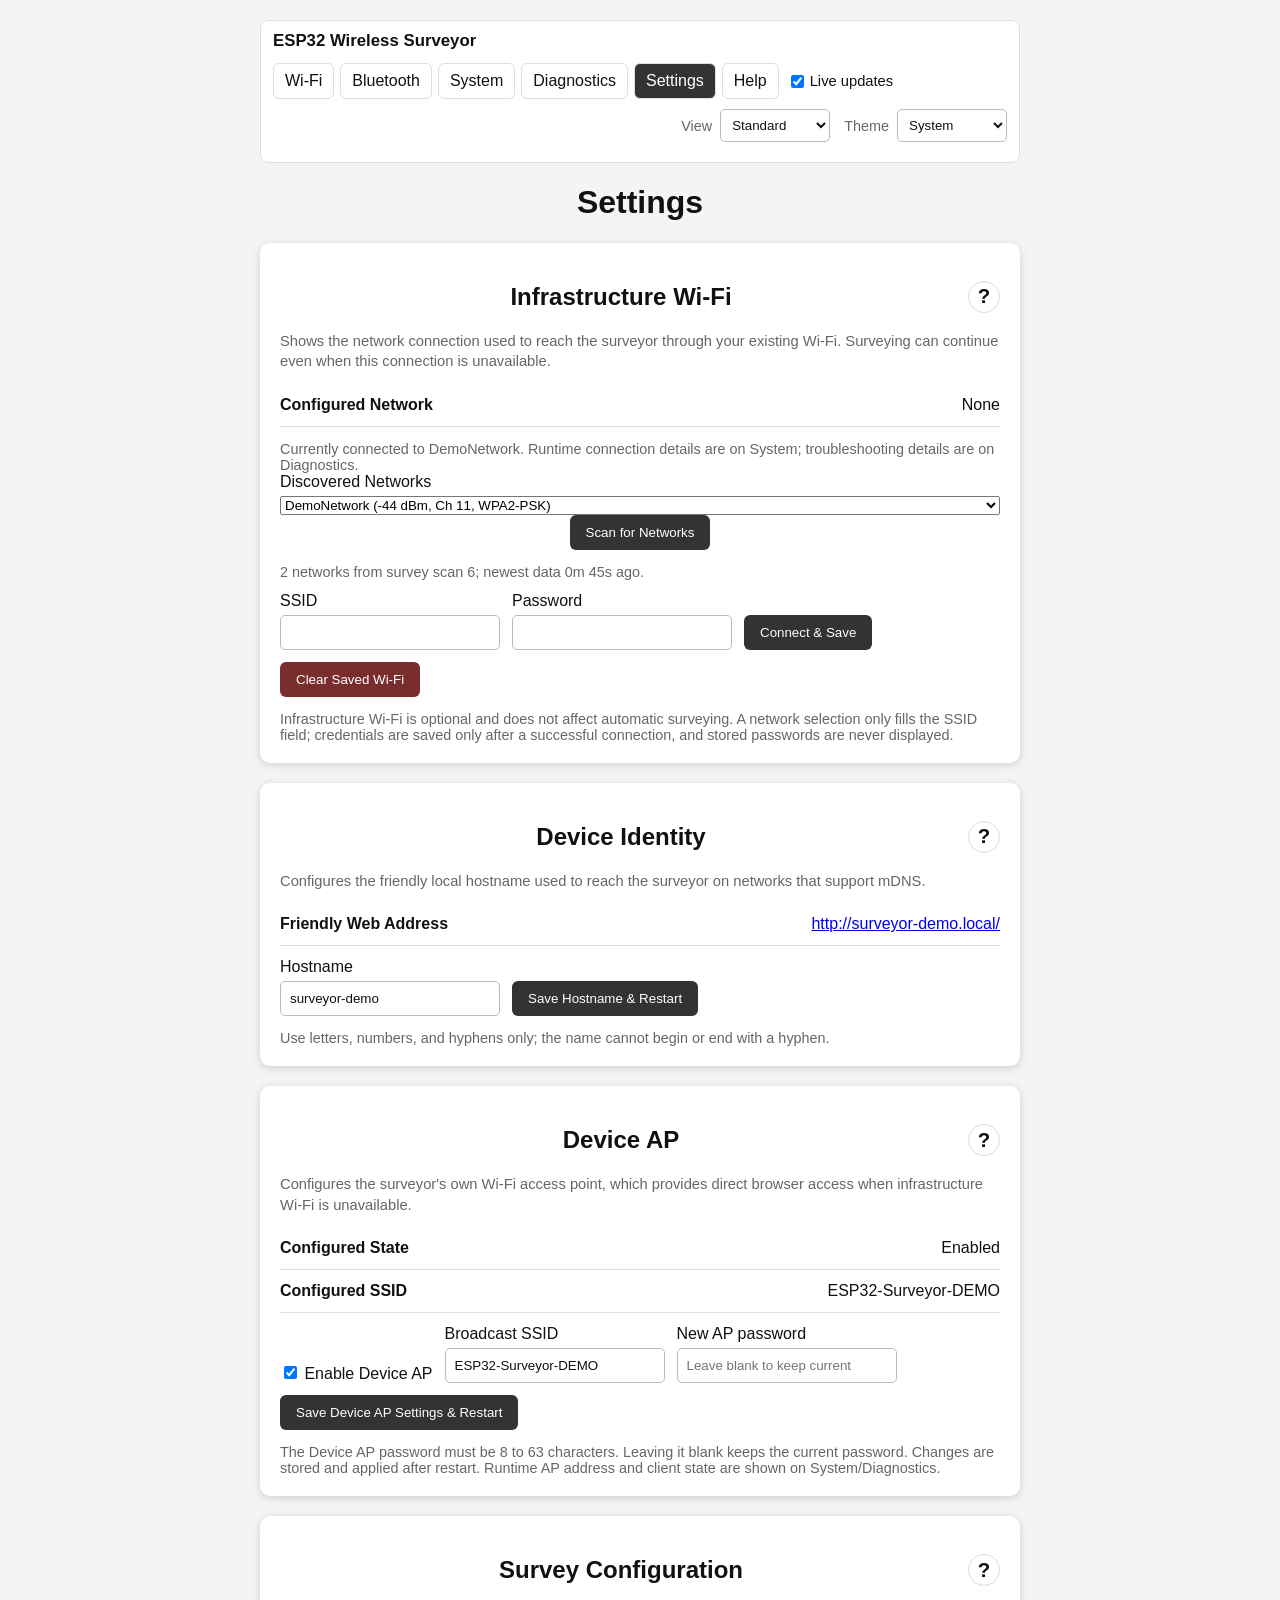
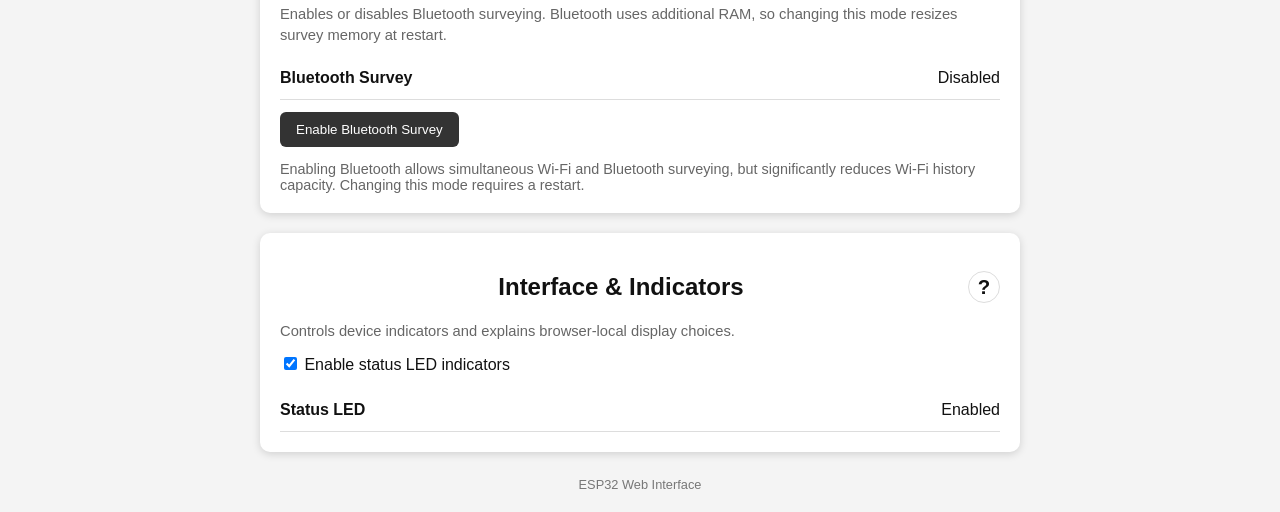
<file: docs/settings.html>
<!DOCTYPE html>
<!-- GitHub Pages static demo generated from V40a browser capture; ESP32 network actions are simulated. -->
<!-- Static GitHub Pages demo generated from the ESP32 Wireless Surveyor UI. -->
<html data-theme="dark" data-view="developer"><head><meta content="text/html; charset=utf-8" http-equiv="Content-Type"/><meta content="width=device-width, initial-scale=1" name="viewport"/><title>ESP32 Settings</title><script>(function(){try{var v=localStorage.getItem('esp32-theme')||'system';var d=(v==='system')?(window.matchMedia&&window.matchMedia('(prefers-color-scheme: dark)').matches):(v==='dark');document.documentElement.dataset.theme=d?'dark':'light';var w=localStorage.getItem('esp32-view')||'standard';w=(w==='developer'||w==='advanced')?w:'standard';document.documentElement.dataset.view=w;}catch(e){}})();</script>
<style>
  :root {
    color-scheme: light;
    --page-bg: #f4f4f4;
    --card-bg: #ffffff;
    --text: #111111;
    --muted: #666666;
    --border: #dddddd;
    --header-bg: #f7f7f7;
    --button-bg: #333333;
    --button-text: #ffffff;
    --input-bg: #ffffff;
    --input-border: #bbbbbb;
    --link: #0000ee;
    --current-row: #eef7ee;
    --shadow: rgba(0,0,0,0.15);
    --plot-bg: #ffffff;
    --plot-grid: #dddddd;
    --plot-border: #bbbbbb;
    --plot-line: #333333;
    --plot-text: #222222;
  }

  html[data-theme="dark"] {
    color-scheme: dark;
    --page-bg: #151515;
    --card-bg: #242424;
    --text: #eeeeee;
    --muted: #b7b7b7;
    --border: #4a4a4a;
    --header-bg: #303030;
    --button-bg: #4a4a4a;
    --button-text: #ffffff;
    --input-bg: #2b2b2b;
    --input-border: #666666;
    --link: #8ab4f8;
    --current-row: #263b2b;
    --shadow: rgba(0,0,0,0.35);
    --plot-bg: #1d1d1d;
    --plot-grid: #444444;
    --plot-border: #666666;
    --plot-line: #8ab4f8;
    --plot-text: #dddddd;
  }

  * {
    box-sizing: border-box;
  }

  body {
    font-family: Arial, Helvetica, sans-serif;
    background: var(--page-bg);
    color: var(--text);
    margin: 0;
    padding: 20px;
  }

  .container {
    max-width: 760px;
    margin: auto;
  }

  h1, h2 {
    text-align: center;
  }

  .card {
    background: var(--card-bg);
    border-radius: 10px;
    padding: 20px;
    margin-top: 20px;
    box-shadow: 0 2px 8px var(--shadow);
  }

  .row {
    display: flex;
    justify-content: space-between;
    border-bottom: 1px solid var(--border);
    padding: 12px 0;
    gap: 16px;
  }

  .row:last-child {
    border-bottom: none;
  }

  .label {
    font-weight: bold;
  }

  .value {
    text-align: right;
    overflow-wrap: anywhere;
  }

  .button {
    display: inline-flex;
    align-items: center;
    justify-content: center;
    box-sizing: border-box;
    min-height: 44px;
    margin: 20px 6px 0 6px;
    padding: 12px 20px;
    border: 0;
    background: var(--button-bg);
    color: var(--button-text);
    text-decoration: none;
    border-radius: 6px;
    font: inherit;
    line-height: 1.2;
    cursor: pointer;
    vertical-align: middle;
  }

  .button:disabled {
    opacity: 0.65;
    cursor: default;
  }

  .buttons {
    text-align: center;
  }

  .test-tool-group {
    margin-top: 18px;
  }

  .test-tool-group h3 {
    margin: 0 0 8px 0;
    font-size: 1em;
  }

  .test-tool-actions {
    display: flex;
    flex-wrap: wrap;
    align-items: center;
    gap: 12px;
  }

  .test-tool-actions form {
    margin: 0;
  }

  .test-tool-actions button {
    min-height: 44px;
    padding: 10px 18px;
  }

  .survey-control-row {
    display: flex;
    flex-wrap: wrap;
    align-items: end;
    gap: 12px;
    margin-top: 14px;
  }

  .survey-control-row .control {
    margin: 0;
  }

  .save-state {
    min-width: 52px;
    color: var(--muted);
    font-size: 0.92em;
    padding-bottom: 10px;
  }

  .table-scroll {
    width: 100%;
    max-width: 100%;
    overflow-x: auto;
    -webkit-overflow-scrolling: touch;
  }

  .table-scroll table {
    width: 100%;
    min-width: 820px;
  }

  table {
    width: 100%;
    border-collapse: collapse;
    margin-top: 10px;
  }

  th, td {
    padding: 10px 8px;
    border-bottom: 1px solid var(--border);
    text-align: left;
  }

  th {
    background: var(--header-bg);
    white-space: nowrap;
  }

  td.address {
    white-space: nowrap;
  }

  td.signal, th.signal {
    text-align: right;
    white-space: nowrap;
  }

  td.security, th.security {
    text-align: center;
    white-space: nowrap;
  }

  tr.current {
    font-weight: bold;
    background: var(--current-row);
  }

  .note {
    color: var(--muted);
    font-size: 0.9em;
    margin-top: 14px;
  }

  .scan-group {
    margin-top: 26px;
  }

  .scan-heading {
    font-weight: bold;
    margin: 0 0 8px 0;
  }

  th.sortable {
    cursor: pointer;
    user-select: none;
  }

  th.sortable:hover {
    text-decoration: underline;
  }

  .plot-wrap {
    width: 100%;
    overflow-x: auto;
  }

  .plot-wrap svg {
    width: 100%;
    min-width: 520px;
    height: auto;
  }

  .plot-bg {
    fill: var(--plot-bg);
    stroke: var(--plot-border);
  }

  .plot-grid {
    stroke: var(--plot-grid);
  }

  .plot-line {
    fill: none;
    stroke: var(--plot-line);
    stroke-width: 2;
  }

  .plot-point {
    fill: var(--plot-line);
  }

  .plot-text {
    fill: var(--plot-text);
  }

  .controls {
    display: flex;
    flex-wrap: wrap;
    align-items: end;
    gap: 12px;
    margin-top: 12px;
  }

  .settings-row {
    display: flex;
    flex-wrap: wrap;
    align-items: flex-end;
    gap: 14px;
    margin-top: 12px;
  }

  .checkbox-stack {
    display: flex;
    flex-direction: column;
    justify-content: center;
    gap: 8px;
    padding-bottom: 2px;
  }

  .checkbox-stack label {
    white-space: nowrap;
  }

  .control {
    display: flex;
    flex-direction: column;
    gap: 5px;
  }

  input[type="number"] {
    width: 100px;
    padding: 9px;
    border: 1px solid var(--input-border);
    border-radius: 5px;
  }

  input[type="text"], input[type="password"] {
    min-width: 220px;
    padding: 9px;
    border: 1px solid var(--input-border);
    border-radius: 5px;
    background: var(--input-bg);
    color: var(--text);
  }

  button {
    padding: 10px 16px;
    border: 0;
    border-radius: 6px;
    background: var(--button-bg);
    color: var(--button-text);
    cursor: pointer;
  }

  .danger {
    background: #7a2d2d;
  }

  .theme-control {
    display: flex;
    justify-content: flex-end;
    align-items: center;
    gap: 8px;
    margin-bottom: 10px;
    color: var(--muted);
    font-size: 0.9em;
  }

  .sticky-interface-card {
    position: sticky;
    top: 0;
    z-index: 1000;
    margin-bottom: 14px;
    padding: 10px 12px;
    border: 1px solid var(--border);
    border-radius: 8px;
    background: var(--card-bg);
  }

  .site-header {
    display: flex;
    flex-wrap: wrap;
    align-items: center;
    justify-content: space-between;
    gap: 12px;
    margin-bottom: 10px;
  }

  #rssi-plot {
    scroll-margin-top: 150px;
  }

  .site-title {
    font-weight: bold;
    font-size: 1.05em;
  }

  .header-actions {
    display: flex;
    flex-wrap: wrap;
    align-items: center;
    gap: 12px;
  }

  .nav {
    display: flex;
    flex-wrap: wrap;
    gap: 6px;
  }

  .live-control {
    display: inline-flex;
    align-items: center;
    gap: 6px;
    white-space: nowrap;
    color: var(--text);
    font-size: 0.92em;
  }

  .live-control input {
    width: auto;
    margin: 0;
  }

  .scan-state {
    display: inline-block;
    margin-left: 8px;
    color: var(--muted);
    font-size: 0.92em;
  }

  .scan-state.active {
    font-weight: 600;
  }

  .nav a {
    padding: 8px 11px;
    border-radius: 6px;
    text-decoration: none;
    color: var(--text);
    border: 1px solid var(--border);
    background: var(--card-bg);
  }

  .nav a.active {
    background: var(--button-bg);
    color: var(--button-text);
  }

  .card > h2 {
    position: relative;
    padding-right: 38px;
  }

  .card-help-link {
    position: absolute;
    right: 0;
    top: 50%;
    transform: translateY(-50%);
    display: inline-flex;
    align-items: center;
    justify-content: center;
    width: 32px;
    height: 32px;
    border: 1px solid var(--border);
    border-radius: 50%;
    color: var(--text);
    background: var(--card-bg);
    text-decoration: none;
    font-size: 0.85em;
    font-weight: bold;
  }

  .card-help-link.help-return-link {
    font-size: 1.05em;
  }

  .card-help-standard, .card-help-developer {
    color: var(--muted);
    font-size: 0.92em;
    margin: 0 0 12px 0;
    line-height: 1.4;
  }

  .card-help-developer { display: none; }
  html[data-view="developer"] .card-help-developer { display: block; }

  .help-section { scroll-margin-top: 150px; }
  .help-section h2 { text-align: left; padding-right: 0; }

  .badge {
    display: inline-block;
    padding: 3px 7px;
    border: 1px solid var(--border);
    border-radius: 999px;
    font-size: 0.62em;
    font-weight: normal;
    vertical-align: middle;
    color: var(--muted);
  }

  .status-pass { font-weight: bold; }
  .status-warn { font-weight: bold; }
  .status-fail { font-weight: bold; }

  .interface-controls {
    display: flex;
    flex-wrap: wrap;
    justify-content: flex-end;
    align-items: center;
    gap: 14px;
    margin-bottom: 10px;
  }

  .view-control, .theme-control {
    display: flex;
    align-items: center;
    gap: 8px;
    margin-bottom: 0;
    color: var(--muted);
    font-size: 0.9em;
  }

  .capture-diagnostic-control {
    margin-bottom: 0;
  }

  .capture-diagnostic-control button {
    min-height: 34px;
    padding: 7px 11px;
    white-space: nowrap;
    font-size: 0.9em;
  }

  .diagnostic-details {
    margin-top: 14px;
    border-top: 1px solid var(--border);
    padding-top: 10px;
  }

  .diagnostic-details > summary {
    cursor: pointer;
    font-weight: 600;
    color: var(--text);
    list-style-position: outside;
  }

  .diagnostic-details > summary .diagnostic-summary {
    margin-left: 8px;
    color: var(--muted);
    font-weight: normal;
    font-size: 0.9em;
  }

  .diagnostic-details[open] > summary {
    margin-bottom: 8px;
  }

  .diagnostic-body {
    margin-top: 4px;
  }

  .diagnostic-warning {
    margin-top: 10px;
    padding: 9px 10px;
    border: 1px solid var(--border);
    border-radius: 6px;
    font-weight: 600;
  }

  .theme-control select, .view-control select {
    min-width: 110px;
    padding: 7px;
    border: 1px solid var(--input-border);
    border-radius: 5px;
    background: var(--input-bg);
    color: var(--text);
  }

  .footer {
    text-align: center;
    font-size: 0.8em;
    margin-top: 25px;
    color: #777;
  }

  /* View-depth model: Standard < Advanced < Developer. */
  .advanced-only, .developer-only { display: none !important; }
  html[data-view="advanced"] div.advanced-only,
  html[data-view="developer"] div.advanced-only,
  html[data-view="developer"] div.developer-only { display: block !important; }
  html[data-view="advanced"] .row.advanced-only,
  html[data-view="developer"] .row.advanced-only,
  html[data-view="developer"] .row.developer-only { display: flex !important; }
  html[data-view="advanced"] form.advanced-only,
  html[data-view="developer"] form.advanced-only,
  html[data-view="developer"] form.developer-only { display: flex !important; }
  html[data-view="advanced"] tr.advanced-only,
  html[data-view="developer"] tr.advanced-only,
  html[data-view="developer"] tr.developer-only { display: table-row !important; }
  html[data-view="advanced"] th.advanced-only, html[data-view="advanced"] td.advanced-only,
  html[data-view="developer"] th.advanced-only, html[data-view="developer"] td.advanced-only,
  html[data-view="developer"] th.developer-only, html[data-view="developer"] td.developer-only { display: table-cell !important; }
  .status-neutral { font-weight: bold; }

  @media (max-width: 600px) {
    table {
      font-size: 0.9em;
    }

    th, td {
      padding: 8px 5px;
    }
  }
</style><style type="text/css">[data-sonner-toaster][dir=ltr],html[dir=ltr]{--toast-icon-margin-start:-3px;--toast-icon-margin-end:4px;--toast-svg-margin-start:-1px;--toast-svg-margin-end:0px;--toast-button-margin-start:auto;--toast-button-margin-end:0;--toast-close-button-start:0;--toast-close-button-end:unset;--toast-close-button-transform:translate(-35%, -35%)}[data-sonner-toaster][dir=rtl],html[dir=rtl]{--toast-icon-margin-start:4px;--toast-icon-margin-end:-3px;--toast-svg-margin-start:0px;--toast-svg-margin-end:-1px;--toast-button-margin-start:0;--toast-button-margin-end:auto;--toast-close-button-start:unset;--toast-close-button-end:0;--toast-close-button-transform:translate(35%, -35%)}[data-sonner-toaster]{position:fixed;width:var(--width);font-family:ui-sans-serif,system-ui,-apple-system,BlinkMacSystemFont,Segoe UI,Roboto,Helvetica Neue,Arial,Noto Sans,sans-serif,Apple Color Emoji,Segoe UI Emoji,Segoe UI Symbol,Noto Color Emoji;--gray1:hsl(0, 0%, 99%);--gray2:hsl(0, 0%, 97.3%);--gray3:hsl(0, 0%, 95.1%);--gray4:hsl(0, 0%, 93%);--gray5:hsl(0, 0%, 90.9%);--gray6:hsl(0, 0%, 88.7%);--gray7:hsl(0, 0%, 85.8%);--gray8:hsl(0, 0%, 78%);--gray9:hsl(0, 0%, 56.1%);--gray10:hsl(0, 0%, 52.3%);--gray11:hsl(0, 0%, 43.5%);--gray12:hsl(0, 0%, 9%);--border-radius:8px;box-sizing:border-box;padding:0;margin:0;list-style:none;outline:0;z-index:999999999;transition:transform .4s ease}@media (hover:none) and (pointer:coarse){[data-sonner-toaster][data-lifted=true]{transform:none}}[data-sonner-toaster][data-x-position=right]{right:var(--offset-right)}[data-sonner-toaster][data-x-position=left]{left:var(--offset-left)}[data-sonner-toaster][data-x-position=center]{left:50%;transform:translateX(-50%)}[data-sonner-toaster][data-y-position=top]{top:var(--offset-top)}[data-sonner-toaster][data-y-position=bottom]{bottom:var(--offset-bottom)}[data-sonner-toast]{--y:translateY(100%);--lift-amount:calc(var(--lift) * var(--gap));z-index:var(--z-index);position:absolute;opacity:0;transform:var(--y);touch-action:none;transition:transform .4s,opacity .4s,height .4s,box-shadow .2s;box-sizing:border-box;outline:0;overflow-wrap:anywhere}[data-sonner-toast][data-styled=true]{padding:16px;background:var(--normal-bg);border:1px solid var(--normal-border);color:var(--normal-text);border-radius:var(--border-radius);box-shadow:0 4px 12px rgba(0,0,0,.1);width:var(--width);font-size:13px;display:flex;align-items:center;gap:6px}[data-sonner-toast]:focus-visible{box-shadow:0 4px 12px rgba(0,0,0,.1),0 0 0 2px rgba(0,0,0,.2)}[data-sonner-toast][data-y-position=top]{top:0;--y:translateY(-100%);--lift:1;--lift-amount:calc(1 * var(--gap))}[data-sonner-toast][data-y-position=bottom]{bottom:0;--y:translateY(100%);--lift:-1;--lift-amount:calc(var(--lift) * var(--gap))}[data-sonner-toast][data-styled=true] [data-description]{font-weight:400;line-height:1.4;color:#3f3f3f}[data-rich-colors=true][data-sonner-toast][data-styled=true] [data-description]{color:inherit}[data-sonner-toaster][data-sonner-theme=dark] [data-description]{color:#e8e8e8}[data-sonner-toast][data-styled=true] [data-title]{font-weight:500;line-height:1.5;color:inherit}[data-sonner-toast][data-styled=true] [data-icon]{display:flex;height:16px;width:16px;position:relative;justify-content:flex-start;align-items:center;flex-shrink:0;margin-left:var(--toast-icon-margin-start);margin-right:var(--toast-icon-margin-end)}[data-sonner-toast][data-promise=true] [data-icon]>svg{opacity:0;transform:scale(.8);transform-origin:center;animation:sonner-fade-in .3s ease forwards}[data-sonner-toast][data-styled=true] [data-icon]>*{flex-shrink:0}[data-sonner-toast][data-styled=true] [data-icon] svg{margin-left:var(--toast-svg-margin-start);margin-right:var(--toast-svg-margin-end)}[data-sonner-toast][data-styled=true] [data-content]{display:flex;flex-direction:column;gap:2px}[data-sonner-toast][data-styled=true] [data-button]{border-radius:4px;padding-left:8px;padding-right:8px;height:24px;font-size:12px;color:var(--normal-bg);background:var(--normal-text);margin-left:var(--toast-button-margin-start);margin-right:var(--toast-button-margin-end);border:none;font-weight:500;cursor:pointer;outline:0;display:flex;align-items:center;flex-shrink:0;transition:opacity .4s,box-shadow .2s}[data-sonner-toast][data-styled=true] [data-button]:focus-visible{box-shadow:0 0 0 2px rgba(0,0,0,.4)}[data-sonner-toast][data-styled=true] [data-button]:first-of-type{margin-left:var(--toast-button-margin-start);margin-right:var(--toast-button-margin-end)}[data-sonner-toast][data-styled=true] [data-cancel]{color:var(--normal-text);background:rgba(0,0,0,.08)}[data-sonner-toaster][data-sonner-theme=dark] [data-sonner-toast][data-styled=true] [data-cancel]{background:rgba(255,255,255,.3)}[data-sonner-toast][data-styled=true] [data-close-button]{position:absolute;left:var(--toast-close-button-start);right:var(--toast-close-button-end);top:0;height:20px;width:20px;display:flex;justify-content:center;align-items:center;padding:0;color:var(--gray12);background:var(--normal-bg);border:1px solid var(--gray4);transform:var(--toast-close-button-transform);border-radius:50%;cursor:pointer;z-index:1;transition:opacity .1s,background .2s,border-color .2s}[data-sonner-toast][data-styled=true] [data-close-button]:focus-visible{box-shadow:0 4px 12px rgba(0,0,0,.1),0 0 0 2px rgba(0,0,0,.2)}[data-sonner-toast][data-styled=true] [data-disabled=true]{cursor:not-allowed}[data-sonner-toast][data-styled=true]:hover [data-close-button]:hover{background:var(--gray2);border-color:var(--gray5)}[data-sonner-toast][data-swiping=true]::before{content:'';position:absolute;left:-100%;right:-100%;height:100%;z-index:-1}[data-sonner-toast][data-y-position=top][data-swiping=true]::before{bottom:50%;transform:scaleY(3) translateY(50%)}[data-sonner-toast][data-y-position=bottom][data-swiping=true]::before{top:50%;transform:scaleY(3) translateY(-50%)}[data-sonner-toast][data-swiping=false][data-removed=true]::before{content:'';position:absolute;inset:0;transform:scaleY(2)}[data-sonner-toast][data-expanded=true]::after{content:'';position:absolute;left:0;height:calc(var(--gap) + 1px);bottom:100%;width:100%}[data-sonner-toast][data-mounted=true]{--y:translateY(0);opacity:1}[data-sonner-toast][data-expanded=false][data-front=false]{--scale:var(--toasts-before) * 0.05 + 1;--y:translateY(calc(var(--lift-amount) * var(--toasts-before))) scale(calc(-1 * var(--scale)));height:var(--front-toast-height)}[data-sonner-toast]>*{transition:opacity .4s}[data-sonner-toast][data-x-position=right]{right:0}[data-sonner-toast][data-x-position=left]{left:0}[data-sonner-toast][data-expanded=false][data-front=false][data-styled=true]>*{opacity:0}[data-sonner-toast][data-visible=false]{opacity:0;pointer-events:none}[data-sonner-toast][data-mounted=true][data-expanded=true]{--y:translateY(calc(var(--lift) * var(--offset)));height:var(--initial-height)}[data-sonner-toast][data-removed=true][data-front=true][data-swipe-out=false]{--y:translateY(calc(var(--lift) * -100%));opacity:0}[data-sonner-toast][data-removed=true][data-front=false][data-swipe-out=false][data-expanded=true]{--y:translateY(calc(var(--lift) * var(--offset) + var(--lift) * -100%));opacity:0}[data-sonner-toast][data-removed=true][data-front=false][data-swipe-out=false][data-expanded=false]{--y:translateY(40%);opacity:0;transition:transform .5s,opacity .2s}[data-sonner-toast][data-removed=true][data-front=false]::before{height:calc(var(--initial-height) + 20%)}[data-sonner-toast][data-swiping=true]{transform:var(--y) translateY(var(--swipe-amount-y,0)) translateX(var(--swipe-amount-x,0));transition:none}[data-sonner-toast][data-swiped=true]{user-select:none}[data-sonner-toast][data-swipe-out=true][data-y-position=bottom],[data-sonner-toast][data-swipe-out=true][data-y-position=top]{animation-duration:.2s;animation-timing-function:ease-out;animation-fill-mode:forwards}[data-sonner-toast][data-swipe-out=true][data-swipe-direction=left]{animation-name:swipe-out-left}[data-sonner-toast][data-swipe-out=true][data-swipe-direction=right]{animation-name:swipe-out-right}[data-sonner-toast][data-swipe-out=true][data-swipe-direction=up]{animation-name:swipe-out-up}[data-sonner-toast][data-swipe-out=true][data-swipe-direction=down]{animation-name:swipe-out-down}@keyframes swipe-out-left{from{transform:var(--y) translateX(var(--swipe-amount-x));opacity:1}to{transform:var(--y) translateX(calc(var(--swipe-amount-x) - 100%));opacity:0}}@keyframes swipe-out-right{from{transform:var(--y) translateX(var(--swipe-amount-x));opacity:1}to{transform:var(--y) translateX(calc(var(--swipe-amount-x) + 100%));opacity:0}}@keyframes swipe-out-up{from{transform:var(--y) translateY(var(--swipe-amount-y));opacity:1}to{transform:var(--y) translateY(calc(var(--swipe-amount-y) - 100%));opacity:0}}@keyframes swipe-out-down{from{transform:var(--y) translateY(var(--swipe-amount-y));opacity:1}to{transform:var(--y) translateY(calc(var(--swipe-amount-y) + 100%));opacity:0}}@media (max-width:600px){[data-sonner-toaster]{position:fixed;right:var(--mobile-offset-right);left:var(--mobile-offset-left);width:100%}[data-sonner-toaster][dir=rtl]{left:calc(var(--mobile-offset-left) * -1)}[data-sonner-toaster] [data-sonner-toast]{left:0;right:0;width:calc(100% - var(--mobile-offset-left) * 2)}[data-sonner-toaster][data-x-position=left]{left:var(--mobile-offset-left)}[data-sonner-toaster][data-y-position=bottom]{bottom:var(--mobile-offset-bottom)}[data-sonner-toaster][data-y-position=top]{top:var(--mobile-offset-top)}[data-sonner-toaster][data-x-position=center]{left:var(--mobile-offset-left);right:var(--mobile-offset-right);transform:none}}[data-sonner-toaster][data-sonner-theme=light]{--normal-bg:#fff;--normal-border:var(--gray4);--normal-text:var(--gray12);--success-bg:hsl(143, 85%, 96%);--success-border:hsl(145, 92%, 87%);--success-text:hsl(140, 100%, 27%);--info-bg:hsl(208, 100%, 97%);--info-border:hsl(221, 91%, 93%);--info-text:hsl(210, 92%, 45%);--warning-bg:hsl(49, 100%, 97%);--warning-border:hsl(49, 91%, 84%);--warning-text:hsl(31, 92%, 45%);--error-bg:hsl(359, 100%, 97%);--error-border:hsl(359, 100%, 94%);--error-text:hsl(360, 100%, 45%)}[data-sonner-toaster][data-sonner-theme=light] [data-sonner-toast][data-invert=true]{--normal-bg:#000;--normal-border:hsl(0, 0%, 20%);--normal-text:var(--gray1)}[data-sonner-toaster][data-sonner-theme=dark] [data-sonner-toast][data-invert=true]{--normal-bg:#fff;--normal-border:var(--gray3);--normal-text:var(--gray12)}[data-sonner-toaster][data-sonner-theme=dark]{--normal-bg:#000;--normal-bg-hover:hsl(0, 0%, 12%);--normal-border:hsl(0, 0%, 20%);--normal-border-hover:hsl(0, 0%, 25%);--normal-text:var(--gray1);--success-bg:hsl(150, 100%, 6%);--success-border:hsl(147, 100%, 12%);--success-text:hsl(150, 86%, 65%);--info-bg:hsl(215, 100%, 6%);--info-border:hsl(223, 43%, 17%);--info-text:hsl(216, 87%, 65%);--warning-bg:hsl(64, 100%, 6%);--warning-border:hsl(60, 100%, 9%);--warning-text:hsl(46, 87%, 65%);--error-bg:hsl(358, 76%, 10%);--error-border:hsl(357, 89%, 16%);--error-text:hsl(358, 100%, 81%)}[data-sonner-toaster][data-sonner-theme=dark] [data-sonner-toast] [data-close-button]{background:var(--normal-bg);border-color:var(--normal-border);color:var(--normal-text)}[data-sonner-toaster][data-sonner-theme=dark] [data-sonner-toast] [data-close-button]:hover{background:var(--normal-bg-hover);border-color:var(--normal-border-hover)}[data-rich-colors=true][data-sonner-toast][data-type=success]{background:var(--success-bg);border-color:var(--success-border);color:var(--success-text)}[data-rich-colors=true][data-sonner-toast][data-type=success] [data-close-button]{background:var(--success-bg);border-color:var(--success-border);color:var(--success-text)}[data-rich-colors=true][data-sonner-toast][data-type=info]{background:var(--info-bg);border-color:var(--info-border);color:var(--info-text)}[data-rich-colors=true][data-sonner-toast][data-type=info] [data-close-button]{background:var(--info-bg);border-color:var(--info-border);color:var(--info-text)}[data-rich-colors=true][data-sonner-toast][data-type=warning]{background:var(--warning-bg);border-color:var(--warning-border);color:var(--warning-text)}[data-rich-colors=true][data-sonner-toast][data-type=warning] [data-close-button]{background:var(--warning-bg);border-color:var(--warning-border);color:var(--warning-text)}[data-rich-colors=true][data-sonner-toast][data-type=error]{background:var(--error-bg);border-color:var(--error-border);color:var(--error-text)}[data-rich-colors=true][data-sonner-toast][data-type=error] [data-close-button]{background:var(--error-bg);border-color:var(--error-border);color:var(--error-text)}.sonner-loading-wrapper{--size:16px;height:var(--size);width:var(--size);position:absolute;inset:0;z-index:10}.sonner-loading-wrapper[data-visible=false]{transform-origin:center;animation:sonner-fade-out .2s ease forwards}.sonner-spinner{position:relative;top:50%;left:50%;height:var(--size);width:var(--size)}.sonner-loading-bar{animation:sonner-spin 1.2s linear infinite;background:var(--gray11);border-radius:6px;height:8%;left:-10%;position:absolute;top:-3.9%;width:24%}.sonner-loading-bar:first-child{animation-delay:-1.2s;transform:rotate(.0001deg) translate(146%)}.sonner-loading-bar:nth-child(2){animation-delay:-1.1s;transform:rotate(30deg) translate(146%)}.sonner-loading-bar:nth-child(3){animation-delay:-1s;transform:rotate(60deg) translate(146%)}.sonner-loading-bar:nth-child(4){animation-delay:-.9s;transform:rotate(90deg) translate(146%)}.sonner-loading-bar:nth-child(5){animation-delay:-.8s;transform:rotate(120deg) translate(146%)}.sonner-loading-bar:nth-child(6){animation-delay:-.7s;transform:rotate(150deg) translate(146%)}.sonner-loading-bar:nth-child(7){animation-delay:-.6s;transform:rotate(180deg) translate(146%)}.sonner-loading-bar:nth-child(8){animation-delay:-.5s;transform:rotate(210deg) translate(146%)}.sonner-loading-bar:nth-child(9){animation-delay:-.4s;transform:rotate(240deg) translate(146%)}.sonner-loading-bar:nth-child(10){animation-delay:-.3s;transform:rotate(270deg) translate(146%)}.sonner-loading-bar:nth-child(11){animation-delay:-.2s;transform:rotate(300deg) translate(146%)}.sonner-loading-bar:nth-child(12){animation-delay:-.1s;transform:rotate(330deg) translate(146%)}@keyframes sonner-fade-in{0%{opacity:0;transform:scale(.8)}100%{opacity:1;transform:scale(1)}}@keyframes sonner-fade-out{0%{opacity:1;transform:scale(1)}100%{opacity:0;transform:scale(.8)}}@keyframes sonner-spin{0%{opacity:1}100%{opacity:.15}}@media (prefers-reduced-motion){.sonner-loading-bar,[data-sonner-toast],[data-sonner-toast]>*{transition:none!important;animation:none!important}}.sonner-loader{position:absolute;top:50%;left:50%;transform:translate(-50%,-50%);transform-origin:center;transition:opacity .2s,transform .2s}.sonner-loader[data-visible=false]{opacity:0;transform:scale(.8) translate(-50%,-50%)}</style>
</head><ac65dfe9-3305-437f-b4d2-68802d7d34ea><template shadowrootdelegatesfocus="" shadowrootmode="closed"><style>:host {
    --default-font-family: 'becf974a-285c-4508-bca5-d53edd4c27e6', ui-sans-serif, system-ui, -apple-system, BlinkMacSystemFont, 'Segoe UI', Roboto, 'Helvetica Neue', Arial, 'Noto Sans', sans-serif;
    --font-heading: 'becf974a-285c-4508-bca5-d53edd4c27e6', ui-sans-serif, system-ui, -apple-system, BlinkMacSystemFont, 'Segoe UI', Roboto, 'Helvetica Neue', Arial, 'Noto Sans', sans-serif;
    --font-body: 'becf974a-285c-4508-bca5-d53edd4c27e6', ui-sans-serif, system-ui, -apple-system, BlinkMacSystemFont, 'Segoe UI', Roboto, 'Helvetica Neue', Arial, 'Noto Sans', sans-serif;
  }</style><dialog aria-labelledby="nordvpn-extension-dialog-label" aria-modal="true" closedby="closerequest" id="0b9ae59e-cb27-4b1c-9146-f9bb8db3b946" spellcheck="false" translate="no"></dialog><style>@layer properties;@layer theme,base,components,utilities;@layer theme{:host,:root{--font-mono:ui-monospace,SFMono-Regular,Menlo,Monaco,Consolas,"Liberation Mono","Courier New",monospace;--spacing:.25rem;--leading-normal:1.5;--ease-out:cubic-bezier(0,0,.2,1);--animate-spin:spin 1s linear infinite;--default-transition-duration:.15s;--default-transition-timing-function:cubic-bezier(.4,0,.2,1);--default-font-family:"Inter","ui-sans-serif","system-ui","sans-serif","Apple Color Emoji","Segoe UI Emoji","Segoe UI Symbol","Noto Color Emoji";--default-mono-font-family:var(--font-mono);--container-md:736px;--container-lg:960px;--font-heading:"Inter","ui-sans-serif","system-ui","sans-serif","Apple Color Emoji","Segoe UI Emoji","Segoe UI Symbol","Noto Color Emoji";--font-body:"Inter","ui-sans-serif","system-ui","sans-serif","Apple Color Emoji","Segoe UI Emoji","Segoe UI Symbol","Noto Color Emoji";--fontSize-2xs:.6875rem;--fontSize-xs:.75rem;--fontSize-sm:.875rem;--fontSize-md:1rem;--fontSize-lg:1.125rem;--fontSize-2xl:1.375rem;--fontSize-3xl:1.5rem;--fontSize-4xl:1.625rem;--fontSize-5xl:1.75rem;--fontSize-6xl:2rem;--fontSize-7xl:2.5rem;--fontWeight-normal:400;--fontWeight-medium:500;--fontWeight-bold:600;--letterSpacing-sm:-.016rem;--letterSpacing-md:0rem;--borderRadius-none:0;--borderRadius-xs:3px;--borderRadius-sm:6px;--borderRadius-md:12px;--borderRadius-lg:20px;--borderRadius-full:9999px;--borderWidth-none:0;--borderWidth-md:1px;--ai-gradient:linear-gradient(251deg,rgba(96,218,255,.8) 25.86%,rgba(255,118,245,.8) 51.35%,rgba(200,132,255,.8) 76.69%);--shadow-ai-glow:0 0 4px 0 rgba(165,116,255,.6);--color-neutral-0:var(--color-neutral-0);--color-neutral-100:var(--color-neutral-100);--color-neutral-150:var(--color-neutral-150);--color-neutral-200:var(--color-neutral-200);--color-neutral-300:var(--color-neutral-300);--color-neutral-400:var(--color-neutral-400);--color-neutral-500:var(--color-neutral-500);--color-neutral-600:var(--color-neutral-600);--color-neutral-700:var(--color-neutral-700);--color-neutral-800:var(--color-neutral-800);--color-neutral-900:var(--color-neutral-900);--color-neutral-950:var(--color-neutral-950);--color-neutral-1000:var(--color-neutral-1000);--color-yellow-100:var(--color-yellow-100);--color-yellow-200:var(--color-yellow-200);--color-yellow-300:var(--color-yellow-300);--color-yellow-400:var(--color-yellow-400);--color-yellow-500:var(--color-yellow-500);--color-yellow-600:var(--color-yellow-600);--color-yellow-700:var(--color-yellow-700);--color-yellow-800:var(--color-yellow-800);--color-yellow-900:var(--color-yellow-900);--color-yellow-950:var(--color-yellow-950);--color-yellow-1000:var(--color-yellow-1000);--color-blue-100:var(--color-blue-100);--color-blue-200:var(--color-blue-200);--color-blue-300:var(--color-blue-300);--color-blue-400:var(--color-blue-400);--color-blue-500:var(--color-blue-500);--color-blue-600:var(--color-blue-600);--color-blue-700:var(--color-blue-700);--color-blue-800:var(--color-blue-800);--color-blue-900:var(--color-blue-900);--color-blue-950:var(--color-blue-950);--color-blue-1000:var(--color-blue-1000);--color-red-100:var(--color-red-100);--color-red-200:var(--color-red-200);--color-red-300:var(--color-red-300);--color-red-400:var(--color-red-400);--color-red-500:var(--color-red-500);--color-red-600:var(--color-red-600);--color-red-700:var(--color-red-700);--color-red-800:var(--color-red-800);--color-red-900:var(--color-red-900);--color-red-950:var(--color-red-950);--color-red-1000:var(--color-red-1000);--color-green-100:var(--color-green-100);--color-green-200:var(--color-green-200);--color-green-300:var(--color-green-300);--color-green-400:var(--color-green-400);--color-green-500:var(--color-green-500);--color-green-600:var(--color-green-600);--color-green-700:var(--color-green-700);--color-green-800:var(--color-green-800);--color-green-900:var(--color-green-900);--color-green-950:var(--color-green-950);--color-green-1000:var(--color-green-1000);--duration-fast:.15s}}@layer base{*,::backdrop,::file-selector-button,:after,:before{box-sizing:border-box;margin:0;padding:0;border:0 solid}:host,html{line-height:1.5;-webkit-text-size-adjust:100%;tab-size:4;font-family:var(--default-font-family,ui-sans-serif,system-ui,sans-serif,"Apple Color Emoji","Segoe UI Emoji","Segoe UI Symbol","Noto Color Emoji");font-feature-settings:var(--default-font-feature-settings,normal);font-variation-settings:var(--default-font-variation-settings,normal);-webkit-tap-highlight-color:transparent}hr{height:0;color:inherit;border-top-width:1px}abbr:where([title]){-webkit-text-decoration:underline dotted;text-decoration:underline dotted}h1,h2,h3,h4,h5,h6{font-size:inherit;font-weight:inherit}a{color:inherit;-webkit-text-decoration:inherit;text-decoration:inherit}b,strong{font-weight:bolder}code,kbd,pre,samp{font-family:var(--default-mono-font-family,ui-monospace,SFMono-Regular,Menlo,Monaco,Consolas,"Liberation Mono","Courier New",monospace);font-feature-settings:var(--default-mono-font-feature-settings,normal);font-variation-settings:var(--default-mono-font-variation-settings,normal);font-size:1em}small{font-size:80%}sub,sup{font-size:75%;line-height:0;position:relative;vertical-align:baseline}sub{bottom:-.25em}sup{top:-.5em}table{text-indent:0;border-color:inherit;border-collapse:collapse}:-moz-focusring{outline:auto}progress{vertical-align:baseline}summary{display:list-item}menu,ol,ul{list-style:none}audio,canvas,embed,iframe,img,object,svg,video{display:block;vertical-align:middle}img,video{max-width:100%;height:auto}::file-selector-button,button,input,optgroup,select,textarea{font:inherit;font-feature-settings:inherit;font-variation-settings:inherit;letter-spacing:inherit;color:inherit;border-radius:0;background-color:transparent;opacity:1}:where(select:is([multiple],[size])) optgroup{font-weight:bolder}:where(select:is([multiple],[size])) optgroup option{padding-inline-start:20px}::file-selector-button{margin-inline-end:4px}::placeholder{opacity:1}@supports (not (-webkit-appearance:-apple-pay-button)) or (contain-intrinsic-size:1px){::placeholder{color:currentcolor;@supports (color:color-mix(in lab,red,red)){color:color-mix(in oklab,currentcolor 50%,transparent)}}}textarea{resize:vertical}::-webkit-search-decoration{-webkit-appearance:none}::-webkit-date-and-time-value{min-height:1lh;text-align:inherit}::-webkit-datetime-edit{display:inline-flex}::-webkit-datetime-edit-fields-wrapper{padding:0}::-webkit-datetime-edit,::-webkit-datetime-edit-day-field,::-webkit-datetime-edit-hour-field,::-webkit-datetime-edit-meridiem-field,::-webkit-datetime-edit-millisecond-field,::-webkit-datetime-edit-minute-field,::-webkit-datetime-edit-month-field,::-webkit-datetime-edit-second-field,::-webkit-datetime-edit-year-field{padding-block:0}::-webkit-calendar-picker-indicator{line-height:1}:-moz-ui-invalid{box-shadow:none}::file-selector-button,button,input:where([type=button],[type=reset],[type=submit]){appearance:button}::-webkit-inner-spin-button,::-webkit-outer-spin-button{height:auto}[hidden]:where(:not([hidden=until-found])){display:none!important}}@layer utilities{.border-snake-glow{background:conic-gradient(from var(--border-angle),transparent 75%,hsla(0,0%,100%,.95) 87.5%,transparent 100%);animation:border-rotate 3s linear infinite;mix-blend-mode:screen;opacity:.9}.border-snake-connecting,.border-snake-glow{position:absolute;inset:0;border-radius:inherit;padding:2px;-webkit-mask:linear-gradient(#fff 0 0) content-box,linear-gradient(#fff 0 0);-webkit-mask-composite:xor;mask-composite:exclude;pointer-events:none}.border-snake-connecting{background:conic-gradient(from var(--border-angle),transparent 80%,var(--color-blue-600) 90%,transparent 100%);animation:border-rotate 2s linear infinite}.pointer-events-none{pointer-events:none}.invisible{visibility:hidden}.visible{visibility:visible}.sr-only{width:1px;height:1px;padding:0;margin:-1px;overflow:hidden;clip-path:inset(50%);white-space:nowrap;border-width:0}.absolute,.sr-only{position:absolute}.fixed{position:fixed}.relative{position:relative}.sticky{position:sticky}.inset-0{inset:calc(var(--spacing)*0)}.inset-y-0{inset-block:calc(var(--spacing)*0)}.start{inset-inline-start:var(--spacing)}.end{inset-inline-end:var(--spacing)}.top-0{top:calc(var(--spacing)*0)}.top-2\.25{top:calc(var(--spacing)*2.25)}.top-3{top:calc(var(--spacing)*3)}.top-4{top:calc(var(--spacing)*4)}.top-6{top:calc(var(--spacing)*6)}.right-0{right:calc(var(--spacing)*0)}.right-2\.25{right:calc(var(--spacing)*2.25)}.right-3{right:calc(var(--spacing)*3)}.right-4{right:calc(var(--spacing)*4)}.right-6{right:calc(var(--spacing)*6)}.right-\[-0\.5px\]{right:-.5px}.right-\[0\.6px\]{right:.6px}.bottom-0{bottom:calc(var(--spacing)*0)}.bottom-\[-1px\]{bottom:-1px}.left-0{left:calc(var(--spacing)*0)}.z-0{z-index:0}.z-10{z-index:10}.z-20{z-index:20}.z-50{z-index:50}.z-9998{z-index:9998}.container{width:100%;@media(width>=320px){max-width:320px}@media(width>=768px){max-width:768px}@media(width>=1200px){max-width:1200px}}.m-0{margin:calc(var(--spacing)*0)}.container{margin-inline:auto;@media(width>=768px){max-width:var(--container-md)}@media(width>=1200px){max-width:var(--container-lg)}}.-mx-4{margin-inline:calc(var(--spacing)*-4)}.mx-4{margin-inline:calc(var(--spacing)*4)}.mx-5{margin-inline:calc(var(--spacing)*5)}.mx-6{margin-inline:calc(var(--spacing)*6)}.mx-auto{margin-inline:auto}.-mt-1{margin-top:calc(var(--spacing)*-1)}.mt-0\.5{margin-top:calc(var(--spacing)*.5)}.mt-1{margin-top:calc(var(--spacing)*1)}.mt-2{margin-top:calc(var(--spacing)*2)}.-mb-1{margin-bottom:calc(var(--spacing)*-1)}.mb-0\.5{margin-bottom:calc(var(--spacing)*.5)}.mb-1{margin-bottom:calc(var(--spacing)*1)}.mb-2{margin-bottom:calc(var(--spacing)*2)}.mb-3{margin-bottom:calc(var(--spacing)*3)}.mb-4{margin-bottom:calc(var(--spacing)*4)}.ml-1{margin-left:calc(var(--spacing)*1)}.ml-2{margin-left:calc(var(--spacing)*2)}.block{display:block}.contents{display:contents}.flex{display:flex}.grid{display:grid}.hidden{display:none}.inline{display:inline}.inline-block{display:inline-block}.inline-flex{display:inline-flex}.size-1\.5{width:calc(var(--spacing)*1.5);height:calc(var(--spacing)*1.5)}.size-2{width:calc(var(--spacing)*2);height:calc(var(--spacing)*2)}.size-4{width:calc(var(--spacing)*4);height:calc(var(--spacing)*4)}.size-5{width:calc(var(--spacing)*5);height:calc(var(--spacing)*5)}.size-6{width:calc(var(--spacing)*6);height:calc(var(--spacing)*6)}.size-8{width:calc(var(--spacing)*8);height:calc(var(--spacing)*8)}.size-10{width:calc(var(--spacing)*10);height:calc(var(--spacing)*10)}.size-12{width:calc(var(--spacing)*12);height:calc(var(--spacing)*12)}.size-\[26px\]{width:26px;height:26px}.size-\[36px\]{width:36px;height:36px}.size-\[180px\]{width:180px;height:180px}.h-2{height:calc(var(--spacing)*2)}.h-2\.25{height:calc(var(--spacing)*2.25)}.h-2\/3{height:66.66667%}.h-3{height:calc(var(--spacing)*3)}.h-3\/5{height:60%}.h-4{height:calc(var(--spacing)*4)}.h-5{height:calc(var(--spacing)*5)}.h-6{height:calc(var(--spacing)*6)}.h-6\.5{height:calc(var(--spacing)*6.5)}.h-7{height:calc(var(--spacing)*7)}.h-8{height:calc(var(--spacing)*8)}.h-10{height:calc(var(--spacing)*10)}.h-11{height:calc(var(--spacing)*11)}.h-12{height:calc(var(--spacing)*12)}.h-20{height:calc(var(--spacing)*20)}.h-28{height:calc(var(--spacing)*28)}.h-\[26px\]{height:26px}.h-\[40px\]{height:40px}.h-\[80\%\]{height:80%}.h-\[140px\]{height:140px}.h-\[214px\]{height:214px}.h-auto{height:auto}.h-full{height:100%}.max-h-75{max-height:calc(var(--spacing)*75)}.max-h-\[90\%\]{max-height:90%}.min-h-0{min-height:calc(var(--spacing)*0)}.min-h-\[36px\]{min-height:36px}.min-h-\[48px\]{min-height:48px}.min-h-\[230px\]{min-height:230px}.min-h-full{min-height:100%}.w-2{width:calc(var(--spacing)*2)}.w-2\/3{width:66.66667%}.w-3{width:calc(var(--spacing)*3)}.w-3\/5{width:60%}.w-4{width:calc(var(--spacing)*4)}.w-5{width:calc(var(--spacing)*5)}.w-6{width:calc(var(--spacing)*6)}.w-6\.5{width:calc(var(--spacing)*6.5)}.w-8{width:calc(var(--spacing)*8)}.w-10{width:calc(var(--spacing)*10)}.w-12{width:calc(var(--spacing)*12)}.w-20{width:calc(var(--spacing)*20)}.w-47\.25{width:calc(var(--spacing)*47.25)}.w-72{width:calc(var(--spacing)*72)}.w-89{width:calc(var(--spacing)*89)}.w-\[14\.5px\]{width:14.5px}.w-\[41px\]{width:41px}.w-\[80\%\]{width:80%}.w-\[140px\]{width:140px}.w-\[198px\]{width:198px}.w-auto{width:auto}.w-fit{width:fit-content}.w-full{width:100%}.max-w-200{max-width:calc(var(--spacing)*200)}.max-w-\[320px\]{max-width:320px}.max-w-full{max-width:100%}.min-w-0{min-width:calc(var(--spacing)*0)}.min-w-30{min-width:calc(var(--spacing)*30)}.min-w-37\.5{min-width:calc(var(--spacing)*37.5)}.flex-1{flex:1}.flex-none{flex:none}.shrink-0{flex-shrink:0}.grow{flex-grow:1}.translate-x-0{--tw-translate-x:calc(var(--spacing)*0)}.translate-x-0,.translate-x-5{translate:var(--tw-translate-x) var(--tw-translate-y)}.translate-x-5{--tw-translate-x:calc(var(--spacing)*5)}.-rotate-90{rotate:-90deg}.rotate-90{rotate:90deg}.rotate-180{rotate:180deg}.transform{transform:var(--tw-rotate-x,) var(--tw-rotate-y,) var(--tw-rotate-z,) var(--tw-skew-x,) var(--tw-skew-y,)}.animate-border{animation:animateBorder 8s linear infinite}.animate-connectingDash{animation:dash 1.5s ease-in-out infinite}.animate-connectingRotate{animation:rotate 1.5s linear infinite}.animate-map-pin-pulse-connected{animation:map-pin-pulse-connected 3s ease-out infinite}.animate-map-pin-pulse-connecting{animation:map-pin-pulse-connecting 1.5s ease-out infinite}.animate-spin{animation:spin 1s linear infinite;animation:var(--animate-spin)}.fade-in-0{animation:fadeIn .15s ease-out}.cursor-not-allowed{cursor:not-allowed}.cursor-not-allowed\!{cursor:not-allowed!important}.cursor-pointer{cursor:pointer}.resize-none\!{resize:none!important}.scroll-p-1{scroll-padding:calc(var(--spacing)*1)}.list-none{list-style-type:none}.flex-col{flex-direction:column}.flex-row{flex-direction:row}.flex-row-reverse{flex-direction:row-reverse}.flex-wrap{flex-wrap:wrap}.items-center{align-items:center}.items-start{align-items:flex-start}.justify-between{justify-content:space-between}.justify-center{justify-content:center}.justify-end{justify-content:flex-end}.gap-0{gap:calc(var(--spacing)*0)}.gap-0\.5{gap:calc(var(--spacing)*.5)}.gap-1{gap:calc(var(--spacing)*1)}.gap-2{gap:calc(var(--spacing)*2)}.gap-3{gap:calc(var(--spacing)*3)}.gap-4{gap:calc(var(--spacing)*4)}.gap-5{gap:calc(var(--spacing)*5)}.gap-6{gap:calc(var(--spacing)*6)}.gap-7{gap:calc(var(--spacing)*7)}.gap-8{gap:calc(var(--spacing)*8)}.self-center{align-self:center}.self-end{align-self:flex-end}.self-start{align-self:flex-start}.truncate{overflow:hidden;text-overflow:ellipsis;white-space:nowrap}.overflow-auto{overflow:auto}.overflow-hidden{overflow:hidden}.overflow-y-auto{overflow-y:auto}.border-radius-full{border-radius:var(--borderRadius-full)}.border-radius-md{border-radius:var(--borderRadius-md)}.border-radius-sm{border-radius:var(--borderRadius-sm)}.rounded-\[4px\]{border-radius:4px}.rounded-\[12px\]{border-radius:12px}.rounded-full{border-radius:var(--borderRadius-full)}.rounded-lg{border-radius:var(--borderRadius-lg)}.rounded-md{border-radius:var(--borderRadius-md)}.rounded-none{border-radius:var(--borderRadius-none)}.rounded-sm{border-radius:var(--borderRadius-sm)}.rounded-xs{border-radius:var(--borderRadius-xs)}.border{border-style:var(--tw-border-style);border-width:1px}.border-2{border-style:var(--tw-border-style);border-width:2px}.border-md{border-style:var(--tw-border-style);border-width:var(--borderWidth-md)}.border-none{border-style:var(--tw-border-style);border-width:var(--borderWidth-none)}.border-width-md{border-width:var(--borderWidth-md)}.border-x-0{border-inline-style:var(--tw-border-style);border-inline-width:0}.border-t{border-top-style:var(--tw-border-style);border-top-width:1px}.border-t-\[0\.5px\]{border-top-style:var(--tw-border-style);border-top-width:.5px}.border-b-0{border-bottom-style:var(--tw-border-style);border-bottom-width:0}.border-none{--tw-border-style:none;border-style:none}.border-accent{border-color:var(--color-blue-600);.dark &{border-color:var(--color-blue-600)}}.border-critical{border-color:var(--color-red-400);.dark &{border-color:var(--color-red-600)}}.border-critical\!{border-color:var(--color-red-400)!important;.dark &{border-color:var(--color-red-600)!important}}.border-input{border-color:var(--color-neutral-500);.dark &{border-color:var(--color-neutral-600)}}.border-primary{border-color:var(--color-neutral-300);.dark &{border-color:var(--color-neutral-700)}}.border-secondary{border-color:var(--color-neutral-200);.dark &{border-color:var(--color-neutral-800)}}.border-success{border-color:var(--color-green-400);.dark &{border-color:var(--color-green-600)}}.border-warning{border-color:var(--color-yellow-300);.dark &{border-color:var(--color-yellow-600)}}.border-transparent{border-color:transparent}.bg-accent{background-color:var(--color-blue-600);.dark &{background-color:var(--color-blue-600)}}.bg-accent-subtle{background-color:var(--color-blue-100);.dark &{background-color:var(--color-blue-950)}}.bg-critical{background-color:var(--color-red-600);.dark &{background-color:var(--color-red-700)}}.bg-critical-subtle{background-color:var(--color-red-100);.dark &{background-color:var(--color-red-950)}}.bg-disabled{background-color:var(--color-neutral-300);.dark &{background-color:var(--color-neutral-800)}}.bg-glass{background-color:#f7f7f8b3;.dark &{background-color:#141415b3}}.bg-primary{background-color:var(--color-neutral-100);.dark &{background-color:var(--color-neutral-1000)}}.bg-secondary{background-color:var(--color-neutral-0);.dark &{background-color:var(--color-neutral-950)}}.bg-success{background-color:var(--color-green-600);.dark &{background-color:var(--color-green-600)}}.bg-success-subtle{background-color:var(--color-green-100);.dark &{background-color:var(--color-green-950)}}.bg-tertiary{background-color:var(--color-neutral-150);.dark &{background-color:var(--color-neutral-900)}}.bg-warning{background-color:var(--color-yellow-300);.dark &{background-color:var(--color-yellow-600)}}.bg-warning-subtle{background-color:var(--color-yellow-100);.dark &{background-color:var(--color-yellow-950)}}.bg-current{background-color:currentcolor}.bg-green-500{background-color:var(--color-green-500)}.bg-neutral-0{background-color:var(--color-neutral-0)}.bg-neutral-500{background-color:var(--color-neutral-500)}.bg-neutral-1000\/50{background-color:var(--color-neutral-1000);@supports (color:color-mix(in lab,red,red)){background-color:color-mix(in oklab,var(--color-neutral-1000) 50%,transparent)}}.bg-red-700{background-color:var(--color-red-700)}.bg-transparent{background-color:transparent}.bg-linear-to-b{--tw-gradient-position:to bottom;@supports (background-image:linear-gradient(in lab,red,red)){--tw-gradient-position:to bottom in oklab}background-image:linear-gradient(var(--tw-gradient-stops))}.bg-gradient-to-b{--tw-gradient-position:to bottom in oklab;background-image:linear-gradient(var(--tw-gradient-stops))}.bg-\(image\:--ai-gradient\){background-image:var(--ai-gradient)}.from-neutral-100{--tw-gradient-from:var(--color-neutral-100);--tw-gradient-stops:var(--tw-gradient-via-stops,var(--tw-gradient-position),var(--tw-gradient-from) var(--tw-gradient-from-position),var(--tw-gradient-to) var(--tw-gradient-to-position))}.to-neutral-150{--tw-gradient-to:var(--color-neutral-150);--tw-gradient-stops:var(--tw-gradient-via-stops,var(--tw-gradient-position),var(--tw-gradient-from) var(--tw-gradient-from-position),var(--tw-gradient-to) var(--tw-gradient-to-position))}.to-transparent{--tw-gradient-to:transparent;--tw-gradient-stops:var(--tw-gradient-via-stops,var(--tw-gradient-position),var(--tw-gradient-from) var(--tw-gradient-from-position),var(--tw-gradient-to) var(--tw-gradient-to-position))}.bg-size-\[400\%_400\%\]{background-size:400% 400%}.fill-current{fill:currentcolor}.fill-neutral-0{fill:var(--color-neutral-0)}.stroke-primary{stroke:var(--color-neutral-300);.dark &{stroke:var(--color-neutral-700)}}.stroke-blue-600{stroke:var(--color-blue-600)}.stroke-green-700{stroke:var(--color-green-700)}.stroke-neutral-300{stroke:var(--color-neutral-300)}.p-0{padding:calc(var(--spacing)*0)}.p-0\.5{padding:calc(var(--spacing)*.5)}.p-1{padding:calc(var(--spacing)*1)}.p-1\.5{padding:calc(var(--spacing)*1.5)}.p-2{padding:calc(var(--spacing)*2)}.p-4{padding:calc(var(--spacing)*4)}.p-6{padding:calc(var(--spacing)*6)}.p-\[5px\]{padding:5px}.px-1{padding-inline:calc(var(--spacing)*1)}.px-2{padding-inline:calc(var(--spacing)*2)}.px-2\.5{padding-inline:calc(var(--spacing)*2.5)}.px-3{padding-inline:calc(var(--spacing)*3)}.px-4{padding-inline:calc(var(--spacing)*4)}.px-5{padding-inline:calc(var(--spacing)*5)}.px-6{padding-inline:calc(var(--spacing)*6)}.px-7{padding-inline:calc(var(--spacing)*7)}.py-0\.5{padding-block:calc(var(--spacing)*.5)}.py-1{padding-block:calc(var(--spacing)*1)}.py-1\.5{padding-block:calc(var(--spacing)*1.5)}.py-2{padding-block:calc(var(--spacing)*2)}.py-2\.5{padding-block:calc(var(--spacing)*2.5)}.py-3{padding-block:calc(var(--spacing)*3)}.py-4{padding-block:calc(var(--spacing)*4)}.pt-0\.5{padding-top:calc(var(--spacing)*.5)}.pt-1{padding-top:calc(var(--spacing)*1)}.pt-2{padding-top:calc(var(--spacing)*2)}.pt-4{padding-top:calc(var(--spacing)*4)}.pr-2{padding-right:calc(var(--spacing)*2)}.pr-3{padding-right:calc(var(--spacing)*3)}.pr-4{padding-right:calc(var(--spacing)*4)}.pr-5{padding-right:calc(var(--spacing)*5)}.pr-8{padding-right:calc(var(--spacing)*8)}.pr-10{padding-right:calc(var(--spacing)*10)}.pb-1{padding-bottom:calc(var(--spacing)*1)}.pb-3{padding-bottom:calc(var(--spacing)*3)}.pb-6{padding-bottom:calc(var(--spacing)*6)}.pl-1{padding-left:calc(var(--spacing)*1)}.pl-4{padding-left:calc(var(--spacing)*4)}.pl-5{padding-left:calc(var(--spacing)*5)}.pl-10{padding-left:calc(var(--spacing)*10)}.pl-16{padding-left:calc(var(--spacing)*16)}.text-center{text-align:center}.text-end{text-align:end}.text-justify{text-align:justify}.text-left{text-align:left}.text-right{text-align:right}.text-start{text-align:start}.body{font-family:var(--font-body);font-weight:var(--fontWeight-normal);font-size:var(--fontSize-md);letter-spacing:var(--letterSpacing-md);line-height:22px}.body-2xs{font-weight:var(--fontWeight-normal)}.body-2xs,.body-2xs-bold{font-family:var(--font-body);font-size:var(--fontSize-2xs);letter-spacing:var(--letterSpacing-md);line-height:18px}.body-2xs-bold{font-weight:var(--fontWeight-bold)}.body-2xs-medium{font-family:var(--font-body);font-weight:var(--fontWeight-medium);font-size:var(--fontSize-2xs);letter-spacing:var(--letterSpacing-md);line-height:18px}.body-lg{font-weight:var(--fontWeight-normal)}.body-lg,.body-lg-bold{font-family:var(--font-body);font-size:var(--fontSize-lg);letter-spacing:var(--letterSpacing-md);line-height:24px}.body-lg-bold{font-weight:var(--fontWeight-bold)}.body-lg-medium{font-family:var(--font-body);font-weight:var(--fontWeight-medium);font-size:var(--fontSize-lg);letter-spacing:var(--letterSpacing-md);line-height:24px}.body-md{font-weight:var(--fontWeight-normal)}.body-md,.body-md-bold{font-family:var(--font-body);font-size:var(--fontSize-md);letter-spacing:var(--letterSpacing-md);line-height:22px}.body-md-bold{font-weight:var(--fontWeight-bold)}.body-md-medium{font-family:var(--font-body);font-weight:var(--fontWeight-medium);font-size:var(--fontSize-md);letter-spacing:var(--letterSpacing-md);line-height:22px}.body-sm{font-weight:var(--fontWeight-normal)}.body-sm,.body-sm-bold{font-family:var(--font-body);font-size:var(--fontSize-sm);letter-spacing:var(--letterSpacing-md);line-height:20px}.body-sm-bold{font-weight:var(--fontWeight-bold)}.body-sm-medium{font-family:var(--font-body);font-weight:var(--fontWeight-medium);font-size:var(--fontSize-sm);letter-spacing:var(--letterSpacing-md);line-height:20px}.body-xs{font-weight:var(--fontWeight-normal)}.body-xs,.body-xs-bold{font-family:var(--font-body);font-size:var(--fontSize-xs);letter-spacing:var(--letterSpacing-md);line-height:18px}.body-xs-bold{font-weight:var(--fontWeight-bold)}.body-xs-medium{font-weight:var(--fontWeight-medium)}.body-xs-medium,.caption{font-family:var(--font-body);font-size:var(--fontSize-xs);letter-spacing:var(--letterSpacing-md);line-height:18px}.caption{font-weight:var(--fontWeight-normal)}.caption-medium{font-family:var(--font-body);font-weight:var(--fontWeight-medium);font-size:var(--fontSize-xs);letter-spacing:var(--letterSpacing-md);line-height:18px}.display{font-size:var(--fontSize-5xl);letter-spacing:var(--letterSpacing-sm);line-height:36px}.display,.heading{font-family:var(--font-heading);font-weight:var(--fontWeight-bold)}.heading{font-size:var(--fontSize-3xl);letter-spacing:var(--letterSpacing-md);line-height:32px}.heading-2xl{font-size:var(--fontSize-7xl);line-height:48px}.heading-2xl,.heading-lg{font-family:var(--font-heading);font-weight:var(--fontWeight-bold);letter-spacing:var(--letterSpacing-sm)}.heading-lg{font-size:var(--fontSize-5xl);line-height:36px}.heading-md{font-size:var(--fontSize-4xl);line-height:34px}.heading-md,.heading-sm{font-family:var(--font-heading);font-weight:var(--fontWeight-bold);letter-spacing:var(--letterSpacing-md)}.heading-sm{font-size:var(--fontSize-2xl);line-height:30px}.heading-xl{font-family:var(--font-heading);font-weight:var(--fontWeight-bold);font-size:var(--fontSize-6xl);letter-spacing:var(--letterSpacing-sm);line-height:40px}.subBody{font-weight:var(--fontWeight-normal);font-size:var(--fontSize-sm);line-height:20px}.subBody,.subHeading{font-family:var(--font-body);letter-spacing:var(--letterSpacing-md)}.subHeading{font-weight:var(--fontWeight-medium);font-size:var(--fontSize-md);line-height:22px}.leading-normal{--tw-leading:var(--leading-normal);line-height:var(--leading-normal)}.break-words{overflow-wrap:break-word}.whitespace-normal{white-space:normal}.whitespace-nowrap{white-space:nowrap}.text-accent{color:var(--color-blue-600);.dark &{color:var(--color-blue-500)}}.text-accent-active{color:var(--color-blue-700);.dark &{color:var(--color-blue-400)}}.text-critical{color:var(--color-red-700);.dark &{color:var(--color-red-400)}}.text-disabled{color:var(--color-neutral-400);.dark &{color:var(--color-neutral-700)}}.text-placeholder{color:var(--color-neutral-600);.dark &{color:var(--color-neutral-400)}}.text-primary{color:var(--color-neutral-900);.dark &{color:var(--color-neutral-0)}}.text-primary-on-color{color:var(--color-neutral-0);.dark &{color:var(--color-neutral-0)}}.text-secondary{color:var(--color-neutral-600);.dark &{color:var(--color-neutral-500)}}.text-secondary-on-color{color:var(--color-neutral-100);.dark &{color:var(--color-neutral-100)}}.text-success{color:var(--color-green-700);.dark &{color:var(--color-green-400)}}.text-warning{color:var(--color-yellow-700);.dark &{color:var(--color-yellow-300)}}.capitalize{text-transform:capitalize}.lowercase{text-transform:lowercase}.uppercase{text-transform:uppercase}.underline{text-decoration-line:underline}.underline-offset-2{text-underline-offset:2px}.opacity-0{opacity:0}.opacity-100{opacity:1}.shadow-\(--shadow-ai-glow\){--tw-shadow:var(--shadow-ai-glow);box-shadow:var(--tw-inset-shadow),var(--tw-inset-ring-shadow),var(--tw-ring-offset-shadow),var(--tw-ring-shadow),var(--tw-shadow)}.shadow-\[0_2px_3px_0_rgba\(0\,0\,0\,0\.20\)\,inset_0_0\.75px_0\.75px_0_rgba\(255\,255\,255\,0\.30\)\]{--tw-shadow:0 2px 3px 0 var(--tw-shadow-color,rgba(0,0,0,.2)),inset 0 .75px .75px 0 var(--tw-shadow-color,hsla(0,0%,100%,.3))}.shadow-\[0_2px_3px_0_rgba\(0\,0\,0\,0\.20\)\,inset_0_0\.75px_0\.75px_0_rgba\(255\,255\,255\,0\.30\)\],.shadow-focus{box-shadow:var(--tw-inset-shadow),var(--tw-inset-ring-shadow),var(--tw-ring-offset-shadow),var(--tw-ring-shadow),var(--tw-shadow)}.shadow-focus{--tw-shadow:0px 0px 0px 2px var(--tw-shadow-color,var(--color-neutral-0)),0px 0px 0px 4px var(--tw-shadow-color,var(--color-blue-600))}.shadow-lg{--tw-shadow:0 4px 8px 0 var(--tw-shadow-color,rgba(0,0,0,.16))}.shadow-lg,.shadow-none{box-shadow:var(--tw-inset-shadow),var(--tw-inset-ring-shadow),var(--tw-ring-offset-shadow),var(--tw-ring-shadow),var(--tw-shadow)}.shadow-none{--tw-shadow:0 0 #0000}.focus-ring{--tw-outline-style:none;outline-style:none;&:focus-visible{--tw-ring-shadow:var(--tw-ring-inset,) 0 0 0 calc(2px + var(--tw-ring-offset-width)) var(--tw-ring-color,currentcolor);box-shadow:var(--tw-inset-shadow),var(--tw-inset-ring-shadow),var(--tw-ring-offset-shadow),var(--tw-ring-shadow),var(--tw-shadow)}&:focus-visible{--tw-ring-color:var(--color-blue-600)}&:focus-visible{--tw-ring-offset-width:2px;--tw-ring-offset-shadow:var(--tw-ring-inset,) 0 0 0 var(--tw-ring-offset-width) var(--tw-ring-offset-color)}&[data-headlessui-state]:focus-visible:not([data-focus]){--tw-ring-shadow:var(--tw-ring-inset,) 0 0 0 calc(var(--tw-ring-offset-width)) var(--tw-ring-color,currentcolor);box-shadow:var(--tw-inset-shadow),var(--tw-inset-ring-shadow),var(--tw-ring-offset-shadow),var(--tw-ring-shadow),var(--tw-shadow)}}.ring{--tw-ring-shadow:var(--tw-ring-inset,) 0 0 0 calc(1px + var(--tw-ring-offset-width)) var(--tw-ring-color,currentcolor);box-shadow:var(--tw-inset-shadow),var(--tw-inset-ring-shadow),var(--tw-ring-offset-shadow),var(--tw-ring-shadow),var(--tw-shadow)}.shadow-bevel{box-shadow:0 2px 8px #0000000a,inset 0 .5px #fff0;.dark &{box-shadow:0 2px 8px #0000,inset 0 .5px #ffffff29}}.outline-hidden{--tw-outline-style:none;outline-style:none;@media(forced-colors:active){outline:2px solid transparent;outline-offset:2px}}.outline{outline-style:var(--tw-outline-style);outline-width:1px}.blur{--tw-blur:blur(8px)}.blur,.filter{filter:var(--tw-blur,) var(--tw-brightness,) var(--tw-contrast,) var(--tw-grayscale,) var(--tw-hue-rotate,) var(--tw-invert,) var(--tw-saturate,) var(--tw-sepia,) var(--tw-drop-shadow,)}.backdrop-blur-md{--tw-backdrop-blur:blur(16px)}.backdrop-blur-md,.backdrop-blur-sm{-webkit-backdrop-filter:var(--tw-backdrop-blur,) var(--tw-backdrop-brightness,) var(--tw-backdrop-contrast,) var(--tw-backdrop-grayscale,) var(--tw-backdrop-hue-rotate,) var(--tw-backdrop-invert,) var(--tw-backdrop-opacity,) var(--tw-backdrop-saturate,) var(--tw-backdrop-sepia,);backdrop-filter:var(--tw-backdrop-blur,) var(--tw-backdrop-brightness,) var(--tw-backdrop-contrast,) var(--tw-backdrop-grayscale,) var(--tw-backdrop-hue-rotate,) var(--tw-backdrop-invert,) var(--tw-backdrop-opacity,) var(--tw-backdrop-saturate,) var(--tw-backdrop-sepia,)}.backdrop-blur-sm{--tw-backdrop-blur:blur(8px)}.transition{transition-property:color,background-color,border-color,outline-color,text-decoration-color,fill,stroke,--tw-gradient-from,--tw-gradient-via,--tw-gradient-to,opacity,box-shadow,transform,translate,scale,rotate,filter,-webkit-backdrop-filter,backdrop-filter,display,content-visibility,overlay,pointer-events;transition-timing-function:var(--tw-ease,var(--default-transition-timing-function));transition-duration:var(--tw-duration,var(--default-transition-duration))}.transition-\[stroke\]{transition-property:stroke;transition-timing-function:var(--tw-ease,var(--default-transition-timing-function));transition-duration:var(--tw-duration,var(--default-transition-duration))}.transition-all{transition-property:all;transition-timing-function:var(--tw-ease,var(--default-transition-timing-function));transition-duration:var(--tw-duration,var(--default-transition-duration))}.transition-colors{transition-property:color,background-color,border-color,outline-color,text-decoration-color,fill,stroke,--tw-gradient-from,--tw-gradient-via,--tw-gradient-to;transition-timing-function:var(--tw-ease,var(--default-transition-timing-function));transition-duration:var(--tw-duration,var(--default-transition-duration))}.transition-fast{transition-property:all;transition-timing-function:var(--ease-out);transition-duration:var(--duration-fast)}.transition-opacity{transition-property:opacity;transition-timing-function:var(--tw-ease,var(--default-transition-timing-function));transition-duration:var(--tw-duration,var(--default-transition-duration))}.transition-transform{transition-property:transform,translate,scale,rotate;transition-timing-function:var(--tw-ease,var(--default-transition-timing-function));transition-duration:var(--tw-duration,var(--default-transition-duration))}.duration-150{--tw-duration:.15s;transition-duration:.15s}.duration-200{--tw-duration:.2s;transition-duration:.2s}.duration-300{--tw-duration:.3s;transition-duration:.3s}.duration-500{--tw-duration:.5s;transition-duration:.5s}.ease-in{--tw-ease:cubic-bezier(.4,0,1,1);transition-timing-function:cubic-bezier(.4,0,1,1)}.ease-in-out{--tw-ease:cubic-bezier(.4,0,.2,1);transition-timing-function:cubic-bezier(.4,0,.2,1)}.ease-linear{--tw-ease:linear;transition-timing-function:linear}.outline-none{--tw-outline-style:none;outline-style:none}.select-none{-webkit-user-select:none;user-select:none}.bg-glass-gradient{background:linear-gradient(74deg,#fff0,#ffffff3d)}.not-placeholder-shown\:text-primary{&:not(:placeholder-shown){color:var(--color-neutral-900);.dark &{color:var(--color-neutral-0)}}}.group-hover\:text-accent-active{&:is(:where(.group):hover *){@media(hover:hover){color:var(--color-blue-700);.dark &{color:var(--color-blue-400)}}}}.group-hover\:text-secondary{&:is(:where(.group):hover *){@media(hover:hover){color:var(--color-neutral-600);.dark &{color:var(--color-neutral-500)}}}}.group-data-open\:rotate-180{&:is(:where(.group)[data-open] *){rotate:180deg}}.group-data-\[invalid\=true\]\/radio-group\:border-critical\!{&:is(:where(.group\/radio-group)[data-invalid=true] *){border-color:var(--color-red-400)!important;.dark &{border-color:var(--color-red-600)!important}}}.peer-placeholder-shown\:hidden{&:is(:where(.peer):placeholder-shown~*){display:none}}.placeholder\:text-disabled{&::placeholder{color:var(--color-neutral-400);.dark &{color:var(--color-neutral-700)}}}.placeholder\:text-placeholder{&::placeholder{color:var(--color-neutral-600);.dark &{color:var(--color-neutral-400)}}}.placeholder\:text-secondary{&::placeholder{color:var(--color-neutral-600);.dark &{color:var(--color-neutral-500)}}}.after\:size-1\.5{&:after{content:var(--tw-content);width:calc(var(--spacing)*1.5);height:calc(var(--spacing)*1.5)}}.after\:rounded-full{&:after{content:var(--tw-content);border-radius:var(--borderRadius-full)}}.after\:bg-neutral-0{&:after{content:var(--tw-content);background-color:var(--color-neutral-0)}}.after\:opacity-0{&:after{content:var(--tw-content);opacity:0}}.after\:transition-opacity{&:after{content:var(--tw-content);transition-property:opacity;transition-timing-function:var(--tw-ease,var(--default-transition-timing-function));transition-duration:var(--tw-duration,var(--default-transition-duration))}}.after\:content-\[\'\'\]{&:after{--tw-content:"";content:var(--tw-content)}}.focus-within\:border-accent{&:focus-within{border-color:var(--color-blue-600);.dark &{border-color:var(--color-blue-600)}}}.hover\:border-accent{&:hover{@media(hover:hover){border-color:var(--color-blue-600);.dark &{border-color:var(--color-blue-600)}}}}.hover\:bg-accent-active{&:hover{@media(hover:hover){background-color:var(--color-blue-700);.dark &{background-color:var(--color-blue-700)}}}}.hover\:bg-primary{&:hover{@media(hover:hover){background-color:var(--color-neutral-100);.dark &{background-color:var(--color-neutral-1000)}}}}.hover\:bg-secondary{&:hover{@media(hover:hover){background-color:var(--color-neutral-0);.dark &{background-color:var(--color-neutral-950)}}}}.hover\:bg-tertiary{&:hover{@media(hover:hover){background-color:var(--color-neutral-150);.dark &{background-color:var(--color-neutral-900)}}}}.hover\:bg-transparent{&:hover{@media(hover:hover){background-color:transparent}}}.hover\:text-accent-active{&:hover{@media(hover:hover){color:var(--color-blue-700);.dark &{color:var(--color-blue-400)}}}}.hover\:text-secondary{&:hover{@media(hover:hover){color:var(--color-neutral-600);.dark &{color:var(--color-neutral-500)}}}}.not-disabled\:hover\:border-accent-active{&:not(:disabled){&:hover{@media(hover:hover){border-color:var(--color-blue-700);.dark &{border-color:var(--color-blue-700)}}}}}.not-disabled\:hover\:border-transparent{&:not(:disabled){&:hover{@media(hover:hover){border-color:transparent}}}}.not-disabled\:hover\:bg-accent-active{&:not(:disabled){&:hover{@media(hover:hover){background-color:var(--color-blue-700);.dark &{background-color:var(--color-blue-700)}}}}}.not-disabled\:hover\:bg-accent-subtle{&:not(:disabled){&:hover{@media(hover:hover){background-color:var(--color-blue-100);.dark &{background-color:var(--color-blue-950)}}}}}.not-disabled\:hover\:bg-critical-subtle{&:not(:disabled){&:hover{@media(hover:hover){background-color:var(--color-red-100);.dark &{background-color:var(--color-red-950)}}}}}.not-disabled\:hover\:bg-primary{&:not(:disabled){&:hover{@media(hover:hover){background-color:var(--color-neutral-100);.dark &{background-color:var(--color-neutral-1000)}}}}}.not-disabled\:hover\:bg-red-700{&:not(:disabled){&:hover{@media(hover:hover){background-color:var(--color-red-700)}}}}.focus\:outline-hidden{&:focus{--tw-outline-style:none;outline-style:none;@media(forced-colors:active){outline:2px solid transparent;outline-offset:2px}}}.focus-visible\:border-accent{&:focus-visible{border-color:var(--color-blue-600);.dark &{border-color:var(--color-blue-600)}}}.focus-visible\:shadow-focus{&:focus-visible{--tw-shadow:0px 0px 0px 2px var(--tw-shadow-color,var(--color-neutral-0)),0px 0px 0px 4px var(--tw-shadow-color,var(--color-blue-600));box-shadow:var(--tw-inset-shadow),var(--tw-inset-ring-shadow),var(--tw-ring-offset-shadow),var(--tw-ring-shadow),var(--tw-shadow)}}.focus-visible\:shadow-focus-inset{&:focus-visible{--tw-shadow:inset 0px 0px 0px 2px var(--tw-shadow-color,var(--color-blue-600)),inset 0px 0px 0 4px var(--tw-shadow-color,var(--color-neutral-0));box-shadow:var(--tw-inset-shadow),var(--tw-inset-ring-shadow),var(--tw-ring-offset-shadow),var(--tw-ring-shadow),var(--tw-shadow)}}.focus-visible\:shadow-focus-inset\!{&:focus-visible{--tw-shadow:inset 0px 0px 0px 2px var(--tw-shadow-color,var(--color-blue-600)),inset 0px 0px 0 4px var(--tw-shadow-color,var(--color-neutral-0))!important;box-shadow:var(--tw-inset-shadow),var(--tw-inset-ring-shadow),var(--tw-ring-offset-shadow),var(--tw-ring-shadow),var(--tw-shadow)!important}}.focus-visible\:outline-hidden{&:focus-visible{--tw-outline-style:none;outline-style:none;@media(forced-colors:active){outline:2px solid transparent;outline-offset:2px}}}.active\:border-accent{&:active{border-color:var(--color-blue-600);.dark &{border-color:var(--color-blue-600)}}}.active\:bg-accent{&:active{background-color:var(--color-blue-600);.dark &{background-color:var(--color-blue-600)}}}.active\:bg-glass{&:active{background-color:#f7f7f8b3;.dark &{background-color:#141415b3}}}.active\:bg-primary{&:active{background-color:var(--color-neutral-100);.dark &{background-color:var(--color-neutral-1000)}}}.active\:bg-tertiary{&:active{background-color:var(--color-neutral-150);.dark &{background-color:var(--color-neutral-900)}}}.active\:text-accent{&:active{color:var(--color-blue-600);.dark &{color:var(--color-blue-500)}}}.active\:text-primary{&:active{color:var(--color-neutral-900);.dark &{color:var(--color-neutral-0)}}}.active\:text-secondary{&:active{color:var(--color-neutral-600);.dark &{color:var(--color-neutral-500)}}}.not-disabled\:active\:border-accent{&:not(:disabled){&:active{border-color:var(--color-blue-600);.dark &{border-color:var(--color-blue-600)}}}}.not-disabled\:active\:border-primary{&:not(:disabled){&:active{border-color:var(--color-neutral-300);.dark &{border-color:var(--color-neutral-700)}}}}.not-disabled\:active\:border-transparent{&:not(:disabled){&:active{border-color:transparent}}}.not-disabled\:active\:bg-accent{&:not(:disabled){&:active{background-color:var(--color-blue-600);.dark &{background-color:var(--color-blue-600)}}}}.not-disabled\:active\:bg-critical{&:not(:disabled){&:active{background-color:var(--color-red-600);.dark &{background-color:var(--color-red-700)}}}}.not-disabled\:active\:bg-glass{&:not(:disabled){&:active{background-color:#f7f7f8b3;.dark &{background-color:#141415b3}}}}.not-disabled\:active\:bg-tertiary{&:not(:disabled){&:active{background-color:var(--color-neutral-150);.dark &{background-color:var(--color-neutral-900)}}}}.not-disabled\:active\:bg-transparent{&:not(:disabled){&:active{background-color:transparent}}}.disabled\:cursor-not-allowed{&:disabled{cursor:not-allowed}}.disabled\:border-secondary{&:disabled{border-color:var(--color-neutral-200);.dark &{border-color:var(--color-neutral-800)}}}.disabled\:border-transparent{&:disabled{border-color:transparent}}.disabled\:border-transparent\!{&:disabled{border-color:transparent!important}}.disabled\:bg-primary{&:disabled{background-color:var(--color-neutral-100);.dark &{background-color:var(--color-neutral-1000)}}}.disabled\:bg-tertiary{&:disabled{background-color:var(--color-neutral-150);.dark &{background-color:var(--color-neutral-900)}}}.disabled\:bg-transparent{&:disabled{background-color:transparent}}.disabled\:text-disabled{&:disabled{color:var(--color-neutral-400);.dark &{color:var(--color-neutral-700)}}}.has-data-disabled\:cursor-not-allowed{&:has([data-disabled]){cursor:not-allowed}}.has-\[\[data-li-row\]\:focus-visible\]\:rounded-lg{&:has(:is([data-li-row]:focus-visible)){border-radius:var(--borderRadius-lg)}}.has-\[\[data-li-row\]\:focus-visible\]\:shadow-focus-inset{&:has(:is([data-li-row]:focus-visible)){--tw-shadow:inset 0px 0px 0px 2px var(--tw-shadow-color,var(--color-blue-600)),inset 0px 0px 0 4px var(--tw-shadow-color,var(--color-neutral-0));box-shadow:var(--tw-inset-shadow),var(--tw-inset-ring-shadow),var(--tw-ring-offset-shadow),var(--tw-ring-shadow),var(--tw-shadow)}}.has-\[button\:focus-visible\]\:shadow-focus{&:has(:is(button:focus-visible)){--tw-shadow:0px 0px 0px 2px var(--tw-shadow-color,var(--color-neutral-0)),0px 0px 0px 4px var(--tw-shadow-color,var(--color-blue-600));box-shadow:var(--tw-inset-shadow),var(--tw-inset-ring-shadow),var(--tw-ring-offset-shadow),var(--tw-ring-shadow),var(--tw-shadow)}}.aria-busy\:cursor-progress{&[aria-busy=true]{cursor:progress}}.aria-disabled\:cursor-not-allowed{&[aria-disabled=true]{cursor:not-allowed}}.aria-disabled\:border-transparent{&[aria-disabled=true]{border-color:transparent}}.aria-disabled\:border-transparent\!{&[aria-disabled=true]{border-color:transparent!important}}.aria-disabled\:bg-tertiary{&[aria-disabled=true]{background-color:var(--color-neutral-150);.dark &{background-color:var(--color-neutral-900)}}}.aria-disabled\:bg-transparent{&[aria-disabled=true]{background-color:transparent}}.aria-disabled\:text-disabled{&[aria-disabled=true]{color:var(--color-neutral-400);.dark &{color:var(--color-neutral-700)}}}.data-checked\:border-accent{&[data-checked]{border-color:var(--color-blue-600);.dark &{border-color:var(--color-blue-600)}}}.data-checked\:bg-accent{&[data-checked]{background-color:var(--color-blue-600);.dark &{background-color:var(--color-blue-600)}}}.data-checked\:after\:opacity-100{&[data-checked]{&:after{content:var(--tw-content);opacity:1}}}.data-closed\:opacity-0{&[data-closed]{opacity:0}}.data-disabled\:cursor-not-allowed{&[data-disabled]{cursor:not-allowed}}.data-disabled\:border-primary{&[data-disabled]{border-color:var(--color-neutral-300);.dark &{border-color:var(--color-neutral-700)}}}.data-disabled\:bg-primary{&[data-disabled]{background-color:var(--color-neutral-100);.dark &{background-color:var(--color-neutral-1000)}}}.data-disabled\:text-disabled{&[data-disabled]{color:var(--color-neutral-400);.dark &{color:var(--color-neutral-700)}}}.data-disabled\:after\:bg-disabled{&[data-disabled]{&:after{content:var(--tw-content);background-color:var(--color-neutral-300);.dark &{background-color:var(--color-neutral-800)}}}}.data-focus\:border-accent{&[data-focus]{border-color:var(--color-blue-600);.dark &{border-color:var(--color-blue-600)}}}.data-focus\:shadow-focus{&[data-focus]{--tw-shadow:0px 0px 0px 2px var(--tw-shadow-color,var(--color-neutral-0)),0px 0px 0px 4px var(--tw-shadow-color,var(--color-blue-600));box-shadow:var(--tw-inset-shadow),var(--tw-inset-ring-shadow),var(--tw-ring-offset-shadow),var(--tw-ring-shadow),var(--tw-shadow)}}.data-focus\:shadow-focus-inset{&[data-focus]{--tw-shadow:inset 0px 0px 0px 2px var(--tw-shadow-color,var(--color-blue-600)),inset 0px 0px 0 4px var(--tw-shadow-color,var(--color-neutral-0));box-shadow:var(--tw-inset-shadow),var(--tw-inset-ring-shadow),var(--tw-ring-offset-shadow),var(--tw-ring-shadow),var(--tw-shadow)}}.data-focus\:ring-2{&[data-focus]{--tw-ring-shadow:var(--tw-ring-inset,) 0 0 0 calc(2px + var(--tw-ring-offset-width)) var(--tw-ring-color,currentcolor);box-shadow:var(--tw-inset-shadow),var(--tw-inset-ring-shadow),var(--tw-ring-offset-shadow),var(--tw-ring-shadow),var(--tw-shadow)}}.data-focus\:ring-blue-600{&[data-focus]{--tw-ring-color:var(--color-blue-600)}}.data-focus\:ring-offset-2{&[data-focus]{--tw-ring-offset-width:2px;--tw-ring-offset-shadow:var(--tw-ring-inset,) 0 0 0 var(--tw-ring-offset-width) var(--tw-ring-offset-color)}}.data-hover\:not-data-disabled\:not-data-checked\:border-accent{&[data-hover]{&:not([data-disabled]){&:not([data-checked]){border-color:var(--color-blue-600);.dark &{border-color:var(--color-blue-600)}}}}}.data-open\:border-accent{&[data-open]{border-color:var(--color-blue-600);.dark &{border-color:var(--color-blue-600)}}}.dark\:from-neutral-900{&:where(.dark,.dark *){--tw-gradient-from:var(--color-neutral-900);--tw-gradient-stops:var(--tw-gradient-via-stops,var(--tw-gradient-position),var(--tw-gradient-from) var(--tw-gradient-from-position),var(--tw-gradient-to) var(--tw-gradient-to-position))}}.dark\:to-neutral-1000{&:where(.dark,.dark *){--tw-gradient-to:var(--color-neutral-1000);--tw-gradient-stops:var(--tw-gradient-via-stops,var(--tw-gradient-position),var(--tw-gradient-from) var(--tw-gradient-from-position),var(--tw-gradient-to) var(--tw-gradient-to-position))}}.dark\:fill-neutral-1000{&:where(.dark,.dark *){fill:var(--color-neutral-1000)}}.ui-focus-visible\:shadow-focus{:where([data-headlessui-focus-visible]) &:focus{--tw-shadow:0px 0px 0px 2px var(--tw-shadow-color,var(--color-neutral-0)),0px 0px 0px 4px var(--tw-shadow-color,var(--color-blue-600));box-shadow:var(--tw-inset-shadow),var(--tw-inset-ring-shadow),var(--tw-ring-offset-shadow),var(--tw-ring-shadow),var(--tw-shadow)}}.\[\&_svg\]\:\!size-4{& svg{width:calc(var(--spacing)*4)!important;height:calc(var(--spacing)*4)!important}}.\[\&_svg\]\:size-4{& svg{width:calc(var(--spacing)*4);height:calc(var(--spacing)*4)}}.\[\&_svg\]\:size-6{& svg{width:calc(var(--spacing)*6);height:calc(var(--spacing)*6)}}.\[\&_svg\]\:size-8{& svg{width:calc(var(--spacing)*8);height:calc(var(--spacing)*8)}}.\[\&_svg\]\:shrink-0{& svg{flex-shrink:0}}.\[\&_svg\]\:text-accent{& svg{color:var(--color-blue-600);.dark &{color:var(--color-blue-500)}}}.\[\&_svg\]\:text-primary{& svg{color:var(--color-neutral-900);.dark &{color:var(--color-neutral-0)}}}.\[\&_svg\]\:text-primary-on-color{& svg{color:var(--color-neutral-0);.dark &{color:var(--color-neutral-0)}}}.\[\&_svg\]\:text-secondary{& svg{color:var(--color-neutral-600);.dark &{color:var(--color-neutral-500)}}}.hover\:\[\&_svg\]\:text-accent-active{&:hover{@media(hover:hover){& svg{color:var(--color-blue-700);.dark &{color:var(--color-blue-400)}}}}}.hover\:\[\&_svg\]\:text-primary{&:hover{@media(hover:hover){& svg{color:var(--color-neutral-900);.dark &{color:var(--color-neutral-0)}}}}}.hover\:\[\&_svg\]\:text-primary-on-color{&:hover{@media(hover:hover){& svg{color:var(--color-neutral-0);.dark &{color:var(--color-neutral-0)}}}}}.hover\:\[\&_svg\]\:text-secondary{&:hover{@media(hover:hover){& svg{color:var(--color-neutral-600);.dark &{color:var(--color-neutral-500)}}}}}.active\:\[\&_svg\]\:text-accent{&:active{& svg{color:var(--color-blue-600);.dark &{color:var(--color-blue-500)}}}}.active\:\[\&_svg\]\:text-primary{&:active{& svg{color:var(--color-neutral-900);.dark &{color:var(--color-neutral-0)}}}}.active\:\[\&_svg\]\:text-primary-on-color{&:active{& svg{color:var(--color-neutral-0);.dark &{color:var(--color-neutral-0)}}}}.active\:\[\&_svg\]\:text-secondary{&:active{& svg{color:var(--color-neutral-600);.dark &{color:var(--color-neutral-500)}}}}.disabled\:\[\&_svg\]\:text-disabled{&:disabled{& svg{color:var(--color-neutral-400);.dark &{color:var(--color-neutral-700)}}}}.\[\&_svg\:not\(\[class\*\=\'size-\'\]\)\]\:size-6{& svg:not([class*=size-]){width:calc(var(--spacing)*6);height:calc(var(--spacing)*6)}}.\[\&\:\:-webkit-search-cancel-button\]\:appearance-none{&::-webkit-search-cancel-button{appearance:none}}.\[\&\:\:-webkit-search-decoration\]\:appearance-none{&::-webkit-search-decoration{appearance:none}}}@layer base{*,::backdrop,::file-selector-button,:after,:before{border-color:var(--color-neutral-1000,currentColor)}[role=button]:not(:disabled),button:not(:disabled){cursor:pointer}b,strong{font-weight:var(--fontWeight-bold)}body{background-color:var(--color-neutral-100);color:var(--color-neutral-900);-webkit-font-smoothing:antialiased;-moz-osx-font-smoothing:grayscale;text-rendering:optimizeLegibility}.dark body{background-color:var(--color-neutral-1000);color:var(--color-neutral-0)}}@layer base{}[data-sonner-toast]:focus,[data-sonner-toast]:focus-visible{box-shadow:none!important}@media(max-width:600px){[data-sonner-toaster][data-sonner-toaster]{width:var(--width);left:unset;right:unset}[data-sonner-toaster][data-sonner-toaster][data-x-position=right]{right:var(--offset-right)}[data-sonner-toaster][data-sonner-toaster][data-x-position=left]{left:var(--offset-left)}[data-sonner-toaster][data-sonner-toaster][data-x-position=center]{left:50%;transform:translate(-50%)}[data-sonner-toaster][data-sonner-toaster][data-y-position=bottom]{bottom:var(--offset-bottom)}[data-sonner-toaster][data-sonner-toaster][data-y-position=top]{top:var(--offset-top)}[data-sonner-toaster] [data-sonner-toast][data-sonner-toast]{width:auto;left:unset;right:unset}[data-sonner-toaster] [data-sonner-toast][data-sonner-toast][data-x-position=right]{right:0}[data-sonner-toaster] [data-sonner-toast][data-sonner-toast][data-x-position=left]{left:0}}@property --tw-gradient-position{syntax:"*";inherits:false}@property --tw-gradient-from{syntax:"<color>";inherits:false;initial-value:#0000}@property --tw-gradient-via{syntax:"<color>";inherits:false;initial-value:#0000}@property --tw-gradient-to{syntax:"<color>";inherits:false;initial-value:#0000}@property --tw-gradient-stops{syntax:"*";inherits:false}@property --tw-gradient-via-stops{syntax:"*";inherits:false}@property --tw-gradient-from-position{syntax:"<length-percentage>";inherits:false;initial-value:0%}@property --tw-gradient-via-position{syntax:"<length-percentage>";inherits:false;initial-value:50%}@property --tw-gradient-to-position{syntax:"<length-percentage>";inherits:false;initial-value:100%}@property --tw-content{syntax:"*";initial-value:"";inherits:false}@layer properties{@supports ((-webkit-hyphens:none) and (not (margin-trim:inline))) or ((-moz-orient:inline) and (not (color:rgb(from red r g b)))){*,::backdrop,:after,:before{--tw-translate-x:0;--tw-translate-y:0;--tw-translate-z:0;--tw-rotate-x:initial;--tw-rotate-y:initial;--tw-rotate-z:initial;--tw-skew-x:initial;--tw-skew-y:initial;--tw-border-style:solid;--tw-gradient-position:initial;--tw-gradient-from:#0000;--tw-gradient-via:#0000;--tw-gradient-to:#0000;--tw-gradient-stops:initial;--tw-gradient-via-stops:initial;--tw-gradient-from-position:0%;--tw-gradient-via-position:50%;--tw-gradient-to-position:100%;--tw-leading:initial;--tw-shadow:0 0 #0000;--tw-shadow-color:initial;--tw-shadow-alpha:100%;--tw-inset-shadow:0 0 #0000;--tw-inset-shadow-color:initial;--tw-inset-shadow-alpha:100%;--tw-ring-color:initial;--tw-ring-shadow:0 0 #0000;--tw-inset-ring-color:initial;--tw-inset-ring-shadow:0 0 #0000;--tw-ring-inset:initial;--tw-ring-offset-width:0px;--tw-ring-offset-color:#fff;--tw-ring-offset-shadow:0 0 #0000;--tw-outline-style:solid;--tw-blur:initial;--tw-brightness:initial;--tw-contrast:initial;--tw-grayscale:initial;--tw-hue-rotate:initial;--tw-invert:initial;--tw-opacity:initial;--tw-saturate:initial;--tw-sepia:initial;--tw-drop-shadow:initial;--tw-drop-shadow-color:initial;--tw-drop-shadow-alpha:100%;--tw-drop-shadow-size:initial;--tw-backdrop-blur:initial;--tw-backdrop-brightness:initial;--tw-backdrop-contrast:initial;--tw-backdrop-grayscale:initial;--tw-backdrop-hue-rotate:initial;--tw-backdrop-invert:initial;--tw-backdrop-opacity:initial;--tw-backdrop-saturate:initial;--tw-backdrop-sepia:initial;--tw-duration:initial;--tw-ease:initial;--tw-content:"";--border-angle:0deg}}}@layer properties;@layer theme, base, components, utilities;@layer theme{:host,:root{--font-mono:ui-monospace,SFMono-Regular,Menlo,Monaco,Consolas,"Liberation Mono","Courier New",monospace;--spacing:0.25em;--text-sm:0.875em;--text-sm--line-height:1.42857;--text-2xl:1.5em;--text-2xl--line-height:1.33333;--text-3xl:1.875em;--text-3xl--line-height:1.2;--font-weight-light:300;--font-weight-normal:400;--font-weight-semibold:600;--leading-tight:1.25;--leading-relaxed:1.625;--default-transition-duration:150ms;--default-transition-timing-function:cubic-bezier(0.4,0,0.2,1);--default-font-family:"Inter","ui-sans-serif","system-ui","sans-serif","Apple Color Emoji","Segoe UI Emoji","Segoe UI Symbol","Noto Color Emoji";--default-mono-font-family:var(--font-mono);--container-md:736px;--container-lg:960px;--font-heading:"Inter","ui-sans-serif","system-ui","sans-serif","Apple Color Emoji","Segoe UI Emoji","Segoe UI Symbol","Noto Color Emoji";--font-body:"Inter","ui-sans-serif","system-ui","sans-serif","Apple Color Emoji","Segoe UI Emoji","Segoe UI Symbol","Noto Color Emoji";--fontSize-xs:0.75em;--fontSize-sm:0.875em;--fontSize-md:1em;--fontSize-2xl:1.375em;--fontSize-3xl:1.5em;--fontSize-4xl:1.625em;--fontSize-5xl:1.75em;--fontSize-6xl:2em;--fontSize-7xl:2.5em;--fontWeight-normal:400;--fontWeight-medium:500;--fontWeight-bold:600;--letterSpacing-sm:-0.016em;--letterSpacing-md:0em;--borderRadius-xs:3px;--borderRadius-sm:6px;--borderRadius-md:12px;--borderRadius-lg:20px;--borderRadius-full:9999px;--color-neutral-0:var(--color-neutral-0);--color-neutral-100:var(--color-neutral-100);--color-neutral-150:var(--color-neutral-150);--color-neutral-200:var(--color-neutral-200);--color-neutral-300:var(--color-neutral-300);--color-neutral-400:var(--color-neutral-400);--color-neutral-500:var(--color-neutral-500);--color-neutral-600:var(--color-neutral-600);--color-neutral-700:var(--color-neutral-700);--color-neutral-800:var(--color-neutral-800);--color-neutral-900:var(--color-neutral-900);--color-neutral-950:var(--color-neutral-950);--color-neutral-1000:var(--color-neutral-1000);--color-yellow-100:var(--color-yellow-100);--color-yellow-200:var(--color-yellow-200);--color-yellow-300:var(--color-yellow-300);--color-yellow-400:var(--color-yellow-400);--color-yellow-500:var(--color-yellow-500);--color-yellow-600:var(--color-yellow-600);--color-yellow-700:var(--color-yellow-700);--color-yellow-800:var(--color-yellow-800);--color-yellow-900:var(--color-yellow-900);--color-yellow-950:var(--color-yellow-950);--color-yellow-1000:var(--color-yellow-1000);--color-blue-100:var(--color-blue-100);--color-blue-200:var(--color-blue-200);--color-blue-300:var(--color-blue-300);--color-blue-400:var(--color-blue-400);--color-blue-500:var(--color-blue-500);--color-blue-600:var(--color-blue-600);--color-blue-700:var(--color-blue-700);--color-blue-800:var(--color-blue-800);--color-blue-900:var(--color-blue-900);--color-blue-950:var(--color-blue-950);--color-blue-1000:var(--color-blue-1000);--color-red-100:var(--color-red-100);--color-red-200:var(--color-red-200);--color-red-300:var(--color-red-300);--color-red-400:var(--color-red-400);--color-red-500:var(--color-red-500);--color-red-600:var(--color-red-600);--color-red-700:var(--color-red-700);--color-red-800:var(--color-red-800);--color-red-900:var(--color-red-900);--color-red-950:var(--color-red-950);--color-red-1000:var(--color-red-1000);--color-green-100:var(--color-green-100);--color-green-200:var(--color-green-200);--color-green-300:var(--color-green-300);--color-green-400:var(--color-green-400);--color-green-500:var(--color-green-500);--color-green-600:var(--color-green-600);--color-green-700:var(--color-green-700);--color-green-800:var(--color-green-800);--color-green-900:var(--color-green-900);--color-green-950:var(--color-green-950);--color-green-1000:var(--color-green-1000)}}@layer base{*,::backdrop,::file-selector-button,:after,:before{box-sizing:border-box;margin:0;padding:0;border:0 solid}:host,html{line-height:1.5;-webkit-text-size-adjust:100%;tab-size:4;font-family:var(--default-font-family,ui-sans-serif,system-ui,sans-serif,"Apple Color Emoji","Segoe UI Emoji","Segoe UI Symbol","Noto Color Emoji");font-feature-settings:var(--default-font-feature-settings,normal);font-variation-settings:var(--default-font-variation-settings,normal);-webkit-tap-highlight-color:transparent}hr{height:0;color:inherit;border-top-width:1px}abbr:where([title]){-webkit-text-decoration:underline dotted;text-decoration:underline dotted}h1,h2,h3,h4,h5,h6{font-size:inherit;font-weight:inherit}a{color:inherit;-webkit-text-decoration:inherit;text-decoration:inherit}b,strong{font-weight:bolder}code,kbd,pre,samp{font-family:var(--default-mono-font-family,ui-monospace,SFMono-Regular,Menlo,Monaco,Consolas,"Liberation Mono","Courier New",monospace);font-feature-settings:var(--default-mono-font-feature-settings,normal);font-variation-settings:var(--default-mono-font-variation-settings,normal);font-size:1em}small{font-size:80%}sub,sup{font-size:75%;line-height:0;position:relative;vertical-align:baseline}sub{bottom:-.25em}sup{top:-.5em}table{text-indent:0;border-color:inherit;border-collapse:collapse}:-moz-focusring{outline:auto}progress{vertical-align:baseline}summary{display:list-item}menu,ol,ul{list-style:none}audio,canvas,embed,iframe,img,object,svg,video{display:block;vertical-align:middle}img,video{max-width:100%;height:auto}::file-selector-button,button,input,optgroup,select,textarea{font:inherit;font-feature-settings:inherit;font-variation-settings:inherit;letter-spacing:inherit;color:inherit;border-radius:0;background-color:transparent;opacity:1}:where(select:is([multiple],[size])) optgroup{font-weight:bolder}:where(select:is([multiple],[size])) optgroup option{padding-inline-start:20px}::file-selector-button{margin-inline-end:4px}::placeholder{opacity:1}@supports (not (-webkit-appearance:-apple-pay-button)) or (contain-intrinsic-size:1px){::placeholder{color:currentcolor;@supports (color:color-mix(in lab,red,red)){color:color-mix(in oklab,currentcolor 50%,transparent)}}}textarea{resize:vertical}::-webkit-search-decoration{-webkit-appearance:none}::-webkit-date-and-time-value{min-height:1lh;text-align:inherit}::-webkit-datetime-edit{display:inline-flex}::-webkit-datetime-edit-fields-wrapper{padding:0}::-webkit-datetime-edit,::-webkit-datetime-edit-day-field,::-webkit-datetime-edit-hour-field,::-webkit-datetime-edit-meridiem-field,::-webkit-datetime-edit-millisecond-field,::-webkit-datetime-edit-minute-field,::-webkit-datetime-edit-month-field,::-webkit-datetime-edit-second-field,::-webkit-datetime-edit-year-field{padding-block:0}::-webkit-calendar-picker-indicator{line-height:1}:-moz-ui-invalid{box-shadow:none}::file-selector-button,button,input:where([type=button],[type=reset],[type=submit]){appearance:button}::-webkit-inner-spin-button,::-webkit-outer-spin-button{height:auto}[hidden]:where(:not([hidden=until-found])){display:none!important}}@layer utilities{.\@container{container-type:inline-size}.pointer-events-none{pointer-events:none}.collapse{visibility:collapse}.invisible{visibility:hidden}.visible{visibility:visible}.sr-only{width:1px;height:1px;padding:0;margin:-1px;overflow:hidden;clip-path:inset(50%);white-space:nowrap;border-width:0}.absolute,.sr-only{position:absolute}.fixed{position:fixed}.relative{position:relative}.static{position:static}.sticky{position:sticky}.inset-0{inset:calc(var(--spacing)*0)}.inset-x-0{inset-inline:calc(var(--spacing)*0)}.-start{inset-inline-start:calc(var(--spacing)*-1)}.start{inset-inline-start:var(--spacing)}.-end{inset-inline-end:calc(var(--spacing)*-1)}.end{inset-inline-end:var(--spacing)}.top-0{top:calc(var(--spacing)*0)}.top-1\/2{top:50%}.top-3{top:calc(var(--spacing)*3)}.top-\[80\%\]{top:80%}.right-0{right:calc(var(--spacing)*0)}.right-3{right:calc(var(--spacing)*3)}.bottom-2{bottom:calc(var(--spacing)*2)}.left-0{left:calc(var(--spacing)*0)}.left-1\/2{left:50%}.isolate{isolation:isolate}.z-10{z-index:10}.z-50{z-index:50}.col-3{grid-column:3}.col-4{grid-column:4}.col-5{grid-column:5}.col-6{grid-column:6}.col-7{grid-column:7}.col-8{grid-column:8}.col-10{grid-column:10}.col-12{grid-column:12}.col-auto{grid-column:auto}.container{width:100%;@media (width >= 320px){max-width:320px}@media (width >= 768px){max-width:768px}@media (width >= 1200px){max-width:1200px}}.m-0{margin:calc(var(--spacing)*0)}.m-2{margin:calc(var(--spacing)*2)}.container{margin-inline:auto;@media (width >= 768px){max-width:var(--container-md)}@media (width >= 1200px){max-width:var(--container-lg)}}.mx-1{margin-inline:calc(var(--spacing)*1)}.mx-auto{margin-inline:auto}.my-4{margin-block:calc(var(--spacing)*4)}.-mt-1{margin-top:calc(var(--spacing)*-1)}.mt-0\.5{margin-top:calc(var(--spacing)*.5)}.mt-2{margin-top:calc(var(--spacing)*2)}.mt-3{margin-top:calc(var(--spacing)*3)}.mt-4{margin-top:calc(var(--spacing)*4)}.mt-6{margin-top:calc(var(--spacing)*6)}.mt-8{margin-top:calc(var(--spacing)*8)}.mt-18{margin-top:calc(var(--spacing)*18)}.mt-33{margin-top:calc(var(--spacing)*33)}.mt-\[3px\]{margin-top:3px}.-mr-1\.5{margin-right:calc(var(--spacing)*-1.5)}.mr-1{margin-right:calc(var(--spacing)*1)}.mr-1\.5{margin-right:calc(var(--spacing)*1.5)}.mr-2{margin-right:calc(var(--spacing)*2)}.mr-auto{margin-right:auto}.mb-0{margin-bottom:calc(var(--spacing)*0)}.mb-1{margin-bottom:calc(var(--spacing)*1)}.mb-2{margin-bottom:calc(var(--spacing)*2)}.mb-4{margin-bottom:calc(var(--spacing)*4)}.mb-6{margin-bottom:calc(var(--spacing)*6)}.mb-8{margin-bottom:calc(var(--spacing)*8)}.mb-15{margin-bottom:calc(var(--spacing)*15)}.mb-20{margin-bottom:calc(var(--spacing)*20)}.ml-4{margin-left:calc(var(--spacing)*4)}.ml-auto{margin-left:auto}.line-clamp-1{-webkit-line-clamp:1}.line-clamp-1,.line-clamp-2{overflow:hidden;display:-webkit-box;-webkit-box-orient:vertical}.line-clamp-2{-webkit-line-clamp:2}.block{display:block}.contents{display:contents}.flex{display:flex}.grid{display:grid}.hidden{display:none}.inline{display:inline}.inline-block{display:inline-block}.table{display:table}.table-cell{display:table-cell}.table-row{display:table-row}.table-row-group{display:table-row-group}.size-10{width:calc(var(--spacing)*10);height:calc(var(--spacing)*10)}.size-\[180px\]{width:180px;height:180px}.h-0{height:calc(var(--spacing)*0)}.h-1{height:calc(var(--spacing)*1)}.h-4{height:calc(var(--spacing)*4)}.h-6{height:calc(var(--spacing)*6)}.h-7{height:calc(var(--spacing)*7)}.h-8{height:calc(var(--spacing)*8)}.h-10{height:calc(var(--spacing)*10)}.h-14{height:calc(var(--spacing)*14)}.h-\[22px\]{height:22px}.h-\[23px\]{height:23px}.h-\[56px\]{height:56px}.h-\[80px\]{height:80px}.h-\[90vh\]{height:90vh}.h-\[91px\]{height:91px}.h-\[140px\]{height:140px}.h-\[180px\]{height:180px}.h-full{height:100%}.max-h-75{max-height:calc(var(--spacing)*75)}.max-h-\[400px\]{max-height:400px}.max-h-full{max-height:100%}.min-h-0{min-height:calc(var(--spacing)*0)}.w-1{width:calc(var(--spacing)*1)}.w-1\/2{width:50%}.w-4{width:calc(var(--spacing)*4)}.w-6{width:calc(var(--spacing)*6)}.w-7{width:calc(var(--spacing)*7)}.w-8{width:calc(var(--spacing)*8)}.w-10{width:calc(var(--spacing)*10)}.w-14{width:calc(var(--spacing)*14)}.w-44{width:calc(var(--spacing)*44)}.w-47\.25{width:calc(var(--spacing)*47.25)}.w-90{width:calc(var(--spacing)*90)}.w-240{width:calc(var(--spacing)*240)}.w-\[22px\]{width:22px}.w-\[56px\]{width:56px}.w-\[68px\]{width:68px}.w-\[80px\]{width:80px}.w-\[140px\]{width:140px}.w-\[180px\]{width:180px}.w-\[218px\]{width:218px}.w-\[245px\]{width:245px}.w-\[440px\]{width:440px}.w-\[460px\]{width:460px}.w-\[497px\]{width:497px}.w-auto{width:auto}.w-full{width:100%}.max-w-\[220px\]{max-width:220px}.max-w-\[308px\]{max-width:308px}.max-w-\[454px\]{max-width:454px}.max-w-\[497px\]{max-width:497px}.max-w-\[696px\]{max-width:696px}.max-w-\[794px\]{max-width:794px}.max-w-full{max-width:100%}.min-w-0{min-width:calc(var(--spacing)*0)}.min-w-\[120px\]{min-width:120px}.min-w-\[497px\]{min-width:497px}.flex-1{flex:1}.flex-none{flex:none}.flex-shrink{flex-shrink:1}.shrink-0{flex-shrink:0}.flex-grow,.grow{flex-grow:1}.border-collapse{border-collapse:collapse}.-translate-x-1\/2{--tw-translate-x:-50%}.-translate-x-1\/2,.-translate-y-1\/2{translate:var(--tw-translate-x) var(--tw-translate-y)}.-translate-y-1\/2{--tw-translate-y:-50%}.transform{transform:var(--tw-rotate-x,) var(--tw-rotate-y,) var(--tw-rotate-z,) var(--tw-skew-x,) var(--tw-skew-y,)}.cursor-grabbing{cursor:grabbing}.cursor-not-allowed{cursor:not-allowed}.cursor-pointer{cursor:pointer}.resize{resize:both}.list-outside{list-style-position:outside}.list-disc{list-style-type:disc}.list-none{list-style-type:none}.flex-col{flex-direction:column}.flex-row{flex-direction:row}.flex-nowrap{flex-wrap:nowrap}.flex-wrap{flex-wrap:wrap}.items-center{align-items:center}.justify-between{justify-content:space-between}.justify-center{justify-content:center}.justify-end{justify-content:flex-end}.gap-0\.5{gap:calc(var(--spacing)*.5)}.gap-1{gap:calc(var(--spacing)*1)}.gap-2{gap:calc(var(--spacing)*2)}.gap-3{gap:calc(var(--spacing)*3)}.gap-4{gap:calc(var(--spacing)*4)}.gap-6{gap:calc(var(--spacing)*6)}.gap-10{gap:calc(var(--spacing)*10)}.gap-12{gap:calc(var(--spacing)*12)}.gap-\[2px\]{gap:2px}.self-center{align-self:center}.self-end{align-self:flex-end}.self-start{align-self:flex-start}.self-stretch{align-self:stretch}.justify-self-center{justify-self:center}.truncate{overflow:hidden;text-overflow:ellipsis;white-space:nowrap}.overflow-auto{overflow:auto}.overflow-hidden{overflow:hidden}.overflow-visible{overflow:visible}.overflow-x-auto{overflow-x:auto}.overflow-x-scroll{overflow-x:scroll}.overflow-y-auto{overflow-y:auto}.overflow-y-hidden{overflow-y:hidden}.rounded-full{border-radius:var(--borderRadius-full)}.rounded-lg{border-radius:var(--borderRadius-lg)}.rounded-md{border-radius:var(--borderRadius-md)}.rounded-sm{border-radius:var(--borderRadius-sm)}.rounded-xs{border-radius:var(--borderRadius-xs)}.border{border-style:var(--tw-border-style);border-width:1px}.border-0{border-style:var(--tw-border-style);border-width:0}.border-2{border-style:var(--tw-border-style);border-width:2px}.border-t{border-top-style:var(--tw-border-style);border-top-width:1px}.border-b{border-bottom-style:var(--tw-border-style);border-bottom-width:1px}.border-b-2{border-bottom-style:var(--tw-border-style);border-bottom-width:2px}.border-l{border-left-style:var(--tw-border-style);border-left-width:1px}.border-solid{--tw-border-style:solid;border-style:solid}.border-accent{border-color:var(--color-blue-600);.dark &{border-color:var(--color-blue-600)}}.border-input{border-color:var(--color-neutral-500);.dark &{border-color:var(--color-neutral-600)}}.border-primary{border-color:var(--color-neutral-300);.dark &{border-color:var(--color-neutral-700)}}.border-secondary{border-color:var(--color-neutral-200);.dark &{border-color:var(--color-neutral-800)}}.bg-accent-subtle{background-color:var(--color-blue-100);.dark &{background-color:var(--color-blue-950)}}.bg-critical-subtle{background-color:var(--color-red-100);.dark &{background-color:var(--color-red-950)}}.bg-primary{background-color:var(--color-neutral-100);.dark &{background-color:var(--color-neutral-1000)}}.bg-secondary{background-color:var(--color-neutral-0);.dark &{background-color:var(--color-neutral-950)}}.bg-tertiary{background-color:var(--color-neutral-150);.dark &{background-color:var(--color-neutral-900)}}.bg-neutral-600{background-color:var(--color-neutral-600)}.bg-neutral-900{background-color:var(--color-neutral-900)}.bg-transparent{background-color:transparent}.fill-current{fill:currentcolor}.p-0{padding:calc(var(--spacing)*0)}.p-1{padding:calc(var(--spacing)*1)}.p-2{padding:calc(var(--spacing)*2)}.p-3{padding:calc(var(--spacing)*3)}.p-4{padding:calc(var(--spacing)*4)}.p-5{padding:calc(var(--spacing)*5)}.p-6{padding:calc(var(--spacing)*6)}.p-\[1px\]{padding:1px}.px-2{padding-inline:calc(var(--spacing)*2)}.px-3{padding-inline:calc(var(--spacing)*3)}.px-4{padding-inline:calc(var(--spacing)*4)}.px-5{padding-inline:calc(var(--spacing)*5)}.px-7{padding-inline:calc(var(--spacing)*7)}.px-8{padding-inline:calc(var(--spacing)*8)}.px-10{padding-inline:calc(var(--spacing)*10)}.px-24{padding-inline:calc(var(--spacing)*24)}.px-\[13px\]{padding-inline:13px}.py-0{padding-block:calc(var(--spacing)*0)}.py-1{padding-block:calc(var(--spacing)*1)}.py-2{padding-block:calc(var(--spacing)*2)}.py-2\.5{padding-block:calc(var(--spacing)*2.5)}.py-3{padding-block:calc(var(--spacing)*3)}.py-3\.5{padding-block:calc(var(--spacing)*3.5)}.py-4{padding-block:calc(var(--spacing)*4)}.py-6{padding-block:calc(var(--spacing)*6)}.py-8{padding-block:calc(var(--spacing)*8)}.py-9{padding-block:calc(var(--spacing)*9)}.py-10{padding-block:calc(var(--spacing)*10)}.pt-1{padding-top:calc(var(--spacing)*1)}.pt-2{padding-top:calc(var(--spacing)*2)}.pt-3{padding-top:calc(var(--spacing)*3)}.pt-6{padding-top:calc(var(--spacing)*6)}.pt-10{padding-top:calc(var(--spacing)*10)}.pt-12{padding-top:calc(var(--spacing)*12)}.pt-15{padding-top:calc(var(--spacing)*15)}.pr-1\.5{padding-right:calc(var(--spacing)*1.5)}.pr-2{padding-right:calc(var(--spacing)*2)}.pr-3{padding-right:calc(var(--spacing)*3)}.pr-4{padding-right:calc(var(--spacing)*4)}.pr-14{padding-right:calc(var(--spacing)*14)}.pr-40{padding-right:calc(var(--spacing)*40)}.pb-2{padding-bottom:calc(var(--spacing)*2)}.pb-3{padding-bottom:calc(var(--spacing)*3)}.pb-4{padding-bottom:calc(var(--spacing)*4)}.pb-5{padding-bottom:calc(var(--spacing)*5)}.pl-4{padding-left:calc(var(--spacing)*4)}.pl-5{padding-left:calc(var(--spacing)*5)}.pl-6{padding-left:calc(var(--spacing)*6)}.text-center{text-align:center}.text-left{text-align:left}.align-bottom{vertical-align:bottom}.align-middle{vertical-align:middle}.body{font-weight:var(--fontWeight-normal)}.body,.body-md-bold{font-family:var(--font-body);font-size:var(--fontSize-md);letter-spacing:var(--letterSpacing-md);line-height:22px}.body-md-bold{font-weight:var(--fontWeight-bold)}.body-sm-medium{font-family:var(--font-body);font-weight:var(--fontWeight-medium);font-size:var(--fontSize-sm);letter-spacing:var(--letterSpacing-md);line-height:20px}.caption{font-weight:var(--fontWeight-normal)}.caption,.caption-medium{font-family:var(--font-body);font-size:var(--fontSize-xs);letter-spacing:var(--letterSpacing-md);line-height:18px}.caption-medium{font-weight:var(--fontWeight-medium)}.display{font-family:var(--font-heading);font-weight:var(--fontWeight-bold);font-size:var(--fontSize-5xl);letter-spacing:var(--letterSpacing-sm);line-height:36px}.display\!{font-family:var(--font-heading)!important;font-weight:var(--fontWeight-bold)!important;font-size:var(--fontSize-5xl)!important;letter-spacing:var(--letterSpacing-sm)!important;line-height:36px!important}.heading{font-size:var(--fontSize-3xl);letter-spacing:var(--letterSpacing-md);line-height:32px}.heading,.heading-2xl{font-family:var(--font-heading);font-weight:var(--fontWeight-bold)}.heading-2xl{font-size:var(--fontSize-7xl);letter-spacing:var(--letterSpacing-sm);line-height:48px}.heading-md{font-size:var(--fontSize-4xl);line-height:34px}.heading-md,.heading-sm{font-family:var(--font-heading);font-weight:var(--fontWeight-bold);letter-spacing:var(--letterSpacing-md)}.heading-sm{font-size:var(--fontSize-2xl);line-height:30px}.heading-xl{font-family:var(--font-heading);font-weight:var(--fontWeight-bold);font-size:var(--fontSize-6xl);letter-spacing:var(--letterSpacing-sm);line-height:40px}.subBody{font-weight:var(--fontWeight-normal);font-size:var(--fontSize-sm);line-height:20px}.subBody,.subHeading{font-family:var(--font-body);letter-spacing:var(--letterSpacing-md)}.subHeading{font-weight:var(--fontWeight-medium);font-size:var(--fontSize-md);line-height:22px}.font-mono{font-family:var(--font-mono)}.text-3xl{font-size:var(--text-3xl);line-height:var(--tw-leading,var(--text-3xl--line-height))}.text-sm{font-size:var(--text-sm);line-height:var(--tw-leading,var(--text-sm--line-height))}.leading-tight{--tw-leading:var(--leading-tight);line-height:var(--leading-tight)}.font-light{--tw-font-weight:var(--font-weight-light);font-weight:var(--font-weight-light)}.font-normal{--tw-font-weight:var(--font-weight-normal);font-weight:var(--font-weight-normal)}.font-semibold{--tw-font-weight:var(--font-weight-semibold);font-weight:var(--font-weight-semibold)}.whitespace-pre-line{white-space:pre-line}.text-accent{color:var(--color-blue-600);.dark &{color:var(--color-blue-500)}}.text-critical{color:var(--color-red-700);.dark &{color:var(--color-red-400)}}.text-disabled{color:var(--color-neutral-400);.dark &{color:var(--color-neutral-700)}}.text-primary{color:var(--color-neutral-900);.dark &{color:var(--color-neutral-0)}}.text-secondary{color:var(--color-neutral-600);.dark &{color:var(--color-neutral-500)}}.text-success{color:var(--color-green-700);.dark &{color:var(--color-green-400)}}.capitalize{text-transform:capitalize}.lowercase{text-transform:lowercase}.uppercase{text-transform:uppercase}.italic{font-style:italic}.line-through{text-decoration-line:line-through}.overline{text-decoration-line:overline}.underline{text-decoration-line:underline}.antialiased{-webkit-font-smoothing:antialiased;-moz-osx-font-smoothing:grayscale}.opacity-0{opacity:0}.shadow-focus-inset{--tw-shadow:inset 0px 0px 0px 2px var(--tw-shadow-color,var(--color-blue-600)),inset 0px 0px 0 4px var(--tw-shadow-color,var(--color-neutral-0))}.shadow-focus-inset,.shadow-lg{box-shadow:var(--tw-inset-shadow),var(--tw-inset-ring-shadow),var(--tw-ring-offset-shadow),var(--tw-ring-shadow),var(--tw-shadow)}.shadow-lg{--tw-shadow:0 4px 8px 0 var(--tw-shadow-color,rgba(0,0,0,.16))}.shadow-bevel{box-shadow:0 2px 8px 0 rgba(0,0,0,.04),inset 0 .5px 0 0 hsla(0,0%,100%,0);.dark &{box-shadow:0 2px 8px 0 transparent,inset 0 .5px 0 0 hsla(0,0%,100%,.16)}}.outline-hidden{--tw-outline-style:none;outline-style:none;@media (forced-colors:active){outline:2px solid transparent;outline-offset:2px}}.outline{outline-style:var(--tw-outline-style);outline-width:1px}.blur{--tw-blur:blur(8px)}.blur,.drop-shadow{filter:var(--tw-blur,) var(--tw-brightness,) var(--tw-contrast,) var(--tw-grayscale,) var(--tw-hue-rotate,) var(--tw-invert,) var(--tw-saturate,) var(--tw-sepia,) var(--tw-drop-shadow,)}.drop-shadow{--tw-drop-shadow-size:drop-shadow(0 1px 2px var(--tw-drop-shadow-color,rgba(0,0,0,.1))) drop-shadow(0 1px 1px var(--tw-drop-shadow-color,rgba(0,0,0,.06)));--tw-drop-shadow:drop-shadow(0 1px 2px rgba(0,0,0,.1)) drop-shadow(0 1px 1px rgba(0,0,0,.06))}.invert{--tw-invert:invert(100%)}.filter,.invert{filter:var(--tw-blur,) var(--tw-brightness,) var(--tw-contrast,) var(--tw-grayscale,) var(--tw-hue-rotate,) var(--tw-invert,) var(--tw-saturate,) var(--tw-sepia,) var(--tw-drop-shadow,)}.backdrop-filter{-webkit-backdrop-filter:var(--tw-backdrop-blur,) var(--tw-backdrop-brightness,) var(--tw-backdrop-contrast,) var(--tw-backdrop-grayscale,) var(--tw-backdrop-hue-rotate,) var(--tw-backdrop-invert,) var(--tw-backdrop-opacity,) var(--tw-backdrop-saturate,) var(--tw-backdrop-sepia,);backdrop-filter:var(--tw-backdrop-blur,) var(--tw-backdrop-brightness,) var(--tw-backdrop-contrast,) var(--tw-backdrop-grayscale,) var(--tw-backdrop-hue-rotate,) var(--tw-backdrop-invert,) var(--tw-backdrop-opacity,) var(--tw-backdrop-saturate,) var(--tw-backdrop-sepia,)}.transition{transition-property:color,background-color,border-color,outline-color,text-decoration-color,fill,stroke,--tw-gradient-from,--tw-gradient-via,--tw-gradient-to,opacity,box-shadow,transform,translate,scale,rotate,filter,-webkit-backdrop-filter,backdrop-filter,display,content-visibility,overlay,pointer-events;transition-timing-function:var(--tw-ease,var(--default-transition-timing-function));transition-duration:var(--tw-duration,var(--default-transition-duration))}.transition-colors{transition-property:color,background-color,border-color,outline-color,text-decoration-color,fill,stroke,--tw-gradient-from,--tw-gradient-via,--tw-gradient-to;transition-timing-function:var(--tw-ease,var(--default-transition-timing-function));transition-duration:var(--tw-duration,var(--default-transition-duration))}.transition-opacity{transition-property:opacity;transition-timing-function:var(--tw-ease,var(--default-transition-timing-function));transition-duration:var(--tw-duration,var(--default-transition-duration))}.duration-500{--tw-duration:500ms;transition-duration:.5s}.ease-in{--tw-ease:cubic-bezier(0.4,0,1,1);transition-timing-function:cubic-bezier(.4,0,1,1)}.ease-in-out{--tw-ease:cubic-bezier(0.4,0,0.2,1);transition-timing-function:cubic-bezier(.4,0,.2,1)}.ease-linear{--tw-ease:linear;transition-timing-function:linear}.ease-out{--tw-ease:cubic-bezier(0,0,0.2,1);transition-timing-function:cubic-bezier(0,0,.2,1)}.outline-none{--tw-outline-style:none;outline-style:none}.select-none{-webkit-user-select:none;user-select:none}.marker\:text-primary{& ::marker{color:var(--color-neutral-900);.dark &{color:var(--color-neutral-0)}}&::marker{color:var(--color-neutral-900);.dark &{color:var(--color-neutral-0)}}& ::-webkit-details-marker{color:var(--color-neutral-900);.dark &{color:var(--color-neutral-0)}}&::-webkit-details-marker{color:var(--color-neutral-900);.dark &{color:var(--color-neutral-0)}}}.placeholder\:text-placeholder{&::placeholder{color:var(--color-neutral-600);.dark &{color:var(--color-neutral-400)}}}.first\:start{&:first-child{inset-inline-start:var(--spacing)}}.first\:end{&:first-child{inset-inline-end:var(--spacing)}}.hover\:border-accent{&:hover{@media (hover:hover){border-color:var(--color-blue-600);.dark &{border-color:var(--color-blue-600)}}}}.hover\:bg-primary-active{&:hover{@media (hover:hover){background-color:var(--color-neutral-150);.dark &{background-color:var(--color-neutral-950)}}}}.hover\:bg-tertiary{&:hover{@media (hover:hover){background-color:var(--color-neutral-150);.dark &{background-color:var(--color-neutral-900)}}}}.focus-visible\:shadow-focus{&:focus-visible{--tw-shadow:0px 0px 0px 2px var(--tw-shadow-color,var(--color-neutral-0)),0px 0px 0px 4px var(--tw-shadow-color,var(--color-blue-600));box-shadow:var(--tw-inset-shadow),var(--tw-inset-ring-shadow),var(--tw-ring-offset-shadow),var(--tw-ring-shadow),var(--tw-shadow)}}.focus-visible\:shadow-focus-inset{&:focus-visible{--tw-shadow:inset 0px 0px 0px 2px var(--tw-shadow-color,var(--color-blue-600)),inset 0px 0px 0 4px var(--tw-shadow-color,var(--color-neutral-0));box-shadow:var(--tw-inset-shadow),var(--tw-inset-ring-shadow),var(--tw-ring-offset-shadow),var(--tw-ring-shadow),var(--tw-shadow)}}.data-focus\:bg-tertiary{&[data-focus]{background-color:var(--color-neutral-150);.dark &{background-color:var(--color-neutral-900)}}}.md\:mb-2{@media (width >= 768px){margin-bottom:calc(var(--spacing)*2)}}.md\:block{@media (width >= 768px){display:block}}.md\:w-full{@media (width >= 768px){width:100%}}.md\:text-3xl{@media (width >= 768px){font-size:var(--text-3xl);line-height:var(--tw-leading,var(--text-3xl--line-height))}}.lg\:w-full{@media (width >= 1200px){width:100%}}.lg\:px-8{@media (width >= 1200px){padding-inline:calc(var(--spacing)*8)}}.lg\:pt-6{@media (width >= 1200px){padding-top:calc(var(--spacing)*6)}}.lg\:text-2xl{@media (width >= 1200px){font-size:var(--text-2xl);line-height:var(--tw-leading,var(--text-2xl--line-height))}}.lg\:text-sm{@media (width >= 1200px){font-size:var(--text-sm);line-height:var(--tw-leading,var(--text-sm--line-height))}}.lg\:leading-relaxed{@media (width >= 1200px){--tw-leading:var(--leading-relaxed);line-height:var(--leading-relaxed)}}.\[\&_svg\]\:size-4\!{& svg{width:calc(var(--spacing)*4)!important;height:calc(var(--spacing)*4)!important}}.\[\&_svg\]\:size-6{& svg{width:calc(var(--spacing)*6);height:calc(var(--spacing)*6)}}.\[\&_svg\]\:text-secondary{& svg{color:var(--color-neutral-600);.dark &{color:var(--color-neutral-500)}}}.\[\&\:\:-webkit-scrollbar\]\:hidden{&::-webkit-scrollbar{display:none}}.\[\&\>div\]\:truncate{&>div{overflow:hidden;text-overflow:ellipsis;white-space:nowrap}}}:host,:root{--color-neutral-0:#fff;--color-neutral-100:#f7f7f8;--color-neutral-150:#ededed;--color-neutral-200:#e2e2e4;--color-neutral-300:#c8c9cb;--color-neutral-400:#b2b2b3;--color-neutral-500:#909192;--color-neutral-600:#696a6d;--color-neutral-700:#4f5054;--color-neutral-800:#3e3f42;--color-neutral-900:#2a2a2d;--color-neutral-950:#1d1e20;--color-neutral-1000:#141415;--color-blue-100:#f3f7fc;--color-blue-200:#d4e2f7;--color-blue-300:#b5cdf5;--color-blue-400:#8caef8;--color-blue-500:#6b90fa;--color-blue-600:#3e5fff;--color-blue-700:#243dcc;--color-blue-800:#263482;--color-blue-900:#22294f;--color-blue-950:#1a1f3d;--color-blue-1000:#12162b;--color-green-100:#ecf9ee;--color-green-200:#b7f2c5;--color-green-300:#81e4a2;--color-green-400:#37c871;--color-green-500:#0ea464;--color-green-600:#0a8550;--color-green-700:#075f3c;--color-green-800:#05472b;--color-green-900:#043420;--color-green-950:#032617;--color-green-1000:#02180e;--color-yellow-100:#fff6db;--color-yellow-200:#fee071;--color-yellow-300:#fac900;--color-yellow-400:#d1a900;--color-yellow-500:#ae8604;--color-yellow-600:#8e6c10;--color-yellow-700:#654a0b;--color-yellow-800:#4e3709;--color-yellow-900:#3c2a07;--color-yellow-950:#2d2006;--color-yellow-1000:#1b1509;--color-red-100:#fcefee;--color-red-200:#f9d7d3;--color-red-300:#f6beb9;--color-red-400:#f29086;--color-red-500:#ec6255;--color-red-600:#e02f1f;--color-red-700:#9e1c10;--color-red-800:#771209;--color-red-900:#5a0e07;--color-red-950:#450c07;--color-red-1000:#2f0704;--bg-gradient-primary-start:var(--color-neutral-100);--bg-gradient-primary-end:hsla(240,7%,97%,0);--bg-gradient-secondary-start:var(--color-neutral-0);--bg-gradient-secondary-end:hsla(0,0%,100%,0);--bg-gradient-product-anti-virus:#efe4fb;--bg-gradient-product-scam-protection:#f8ecdf;--bg-gradient-product-dark-web-monitor:#f5dddc;--bg-gradient-product-meshnet:#d7e3f6;--bg-skeleton-start:var(--color-neutral-150);--bg-skeleton-end:var(--color-neutral-200);--shadow-app-feature-icon-x:0;--shadow-app-feature-icon-y:2px;--shadow-app-feature-icon-blur:3px;--shadow-app-feature-icon-spread:0;--shadow-app-feature-icon-color:rgba(0,0,0,.2)}.dark{--bg-gradient-primary-start:var(--color-neutral-1000);--bg-gradient-primary-end:rgba(20,20,21,0);--bg-gradient-secondary-start:var(--color-neutral-950);--bg-gradient-secondary-end:rgba(29,30,32,0);--bg-gradient-product-anti-virus:#45226e;--bg-gradient-product-scam-protection:#5f4b30;--bg-gradient-product-dark-web-monitor:#4b0d07;--bg-gradient-product-meshnet:#172a62;--bg-skeleton-start:var(--color-neutral-900);--bg-skeleton-end:var(--color-neutral-800)}@layer base{*,::backdrop,::file-selector-button,:after,:before{border-color:var(--color-neutral-1000,currentColor)}[role=button]:not(:disabled),button:not(:disabled){cursor:pointer}b,strong{font-weight:var(--fontWeight-bold)}}@keyframes fadeIn{0%{opacity:0}to{opacity:1}}@keyframes fadeOut{0%{opacity:1}to{opacity:0}}@keyframes rotate{to{transform:rotate(1turn)}}@keyframes dash{0%{stroke-dasharray:1,300;stroke-dashoffset:0}50%{stroke-dasharray:150,300;stroke-dashoffset:-75}to{stroke-dasharray:1,300;stroke-dashoffset:-250}}@keyframes slideDownAndFade{0%{opacity:0;transform:translateY(-2px)}to{opacity:1;transform:translateY(0)}}@keyframes slideLeftAndFade{0%{opacity:0;transform:translateX(2px)}to{opacity:1;transform:translateX(0)}}@keyframes slideUpAndFade{0%{opacity:0;transform:translateY(2px)}to{opacity:1;transform:translateY(0)}}@keyframes slideRightAndFade{0%{opacity:0;transform:translateX(-2px)}to{opacity:1;transform:translateX(0)}}@keyframes zoomIn{0%{opacity:0;transform:scale(.95)}to{opacity:1;transform:scale(1)}}@keyframes zoomOut{0%{opacity:1;transform:scale(1)}to{opacity:0;transform:scale(.95)}}@keyframes accordion-down{0%{height:0}to{height:var(--radix-accordion-content-height)}}@keyframes accordion-up{0%{height:var(--radix-accordion-content-height)}to{height:0}}@keyframes map-pin-pulse-connecting{0%{transform:scale(1);opacity:.5}to{transform:scale(4);opacity:0}}@keyframes map-pin-pulse-connected{0%{transform:scale(1);opacity:.35}to{transform:scale(10);opacity:0}}@property --border-angle{syntax:"<angle>";initial-value:0deg;inherits:false}@keyframes border-rotate{to{--border-angle:360deg}}@keyframes animateBorder{0%{background-position:50% 50%}50%{background-position:100% 100%}to{background-position:50% 50%}}@layer base{body{background-color:var(--color-neutral-100);color:var(--color-neutral-900);-webkit-font-smoothing:antialiased;-moz-osx-font-smoothing:grayscale;text-rendering:optimizeLegibility}.dark body{background-color:var(--color-neutral-1000);color:var(--color-neutral-0)}}@keyframes spin{0%{transform:rotate(0deg)}to{transform:rotate(1turn)}}:host{all:initial!important}:host{font-size:16px!important;line-height:1.5!important;-webkit-text-size-adjust:100%!important;-moz-tab-size:4!important;-o-tab-size:4!important;tab-size:4!important;font-family:var(--default-font-family)!important;font-feature-settings:normal!important;visibility:visible!important}:host>dialog{z-index:2147483647;inset:auto;margin:0;direction:ltr;position:fixed;left:0;top:0;right:0;width:auto;padding:0;max-width:unset;max-height:unset;border-radius:0;border:none;box-sizing:border-box;color:inherit;background:transparent;&::backdrop{z-index:2147483647;background-color:rgba(0,20,21,.5)}&[open]{overscroll-behavior:contain;&::backdrop{overflow:hidden;overscroll-behavior:contain}}}@property --tw-translate-x{syntax:"*";inherits:false;initial-value:0}@property --tw-translate-y{syntax:"*";inherits:false;initial-value:0}@property --tw-translate-z{syntax:"*";inherits:false;initial-value:0}@property --tw-rotate-x{syntax:"*";inherits:false}@property --tw-rotate-y{syntax:"*";inherits:false}@property --tw-rotate-z{syntax:"*";inherits:false}@property --tw-skew-x{syntax:"*";inherits:false}@property --tw-skew-y{syntax:"*";inherits:false}@property --tw-border-style{syntax:"*";inherits:false;initial-value:solid}@property --tw-leading{syntax:"*";inherits:false}@property --tw-font-weight{syntax:"*";inherits:false}@property --tw-shadow{syntax:"*";inherits:false;initial-value:0 0 #0000}@property --tw-shadow-color{syntax:"*";inherits:false}@property --tw-shadow-alpha{syntax:"<percentage>";inherits:false;initial-value:100%}@property --tw-inset-shadow{syntax:"*";inherits:false;initial-value:0 0 #0000}@property --tw-inset-shadow-color{syntax:"*";inherits:false}@property --tw-inset-shadow-alpha{syntax:"<percentage>";inherits:false;initial-value:100%}@property --tw-ring-color{syntax:"*";inherits:false}@property --tw-ring-shadow{syntax:"*";inherits:false;initial-value:0 0 #0000}@property --tw-inset-ring-color{syntax:"*";inherits:false}@property --tw-inset-ring-shadow{syntax:"*";inherits:false;initial-value:0 0 #0000}@property --tw-ring-inset{syntax:"*";inherits:false}@property --tw-ring-offset-width{syntax:"<length>";inherits:false;initial-value:0}@property --tw-ring-offset-color{syntax:"*";inherits:false;initial-value:#fff}@property --tw-ring-offset-shadow{syntax:"*";inherits:false;initial-value:0 0 #0000}@property --tw-outline-style{syntax:"*";inherits:false;initial-value:solid}@property --tw-blur{syntax:"*";inherits:false}@property --tw-brightness{syntax:"*";inherits:false}@property --tw-contrast{syntax:"*";inherits:false}@property --tw-grayscale{syntax:"*";inherits:false}@property --tw-hue-rotate{syntax:"*";inherits:false}@property --tw-invert{syntax:"*";inherits:false}@property --tw-opacity{syntax:"*";inherits:false}@property --tw-saturate{syntax:"*";inherits:false}@property --tw-sepia{syntax:"*";inherits:false}@property --tw-drop-shadow{syntax:"*";inherits:false}@property --tw-drop-shadow-color{syntax:"*";inherits:false}@property --tw-drop-shadow-alpha{syntax:"<percentage>";inherits:false;initial-value:100%}@property --tw-drop-shadow-size{syntax:"*";inherits:false}@property --tw-backdrop-blur{syntax:"*";inherits:false}@property --tw-backdrop-brightness{syntax:"*";inherits:false}@property --tw-backdrop-contrast{syntax:"*";inherits:false}@property --tw-backdrop-grayscale{syntax:"*";inherits:false}@property --tw-backdrop-hue-rotate{syntax:"*";inherits:false}@property --tw-backdrop-invert{syntax:"*";inherits:false}@property --tw-backdrop-opacity{syntax:"*";inherits:false}@property --tw-backdrop-saturate{syntax:"*";inherits:false}@property --tw-backdrop-sepia{syntax:"*";inherits:false}@property --tw-duration{syntax:"*";inherits:false}@property --tw-ease{syntax:"*";inherits:false}@layer properties{*,::backdrop,:after,:before{--tw-translate-x:0;--tw-translate-y:0;--tw-translate-z:0;--tw-rotate-x:initial;--tw-rotate-y:initial;--tw-rotate-z:initial;--tw-skew-x:initial;--tw-skew-y:initial;--tw-border-style:solid;--tw-leading:initial;--tw-font-weight:initial;--tw-shadow:0 0 #0000;--tw-shadow-color:initial;--tw-shadow-alpha:100%;--tw-inset-shadow:0 0 #0000;--tw-inset-shadow-color:initial;--tw-inset-shadow-alpha:100%;--tw-ring-color:initial;--tw-ring-shadow:0 0 #0000;--tw-inset-ring-color:initial;--tw-inset-ring-shadow:0 0 #0000;--tw-ring-inset:initial;--tw-ring-offset-width:0px;--tw-ring-offset-color:#fff;--tw-ring-offset-shadow:0 0 #0000;--tw-outline-style:solid;--tw-blur:initial;--tw-brightness:initial;--tw-contrast:initial;--tw-grayscale:initial;--tw-hue-rotate:initial;--tw-invert:initial;--tw-opacity:initial;--tw-saturate:initial;--tw-sepia:initial;--tw-drop-shadow:initial;--tw-drop-shadow-color:initial;--tw-drop-shadow-alpha:100%;--tw-drop-shadow-size:initial;--tw-backdrop-blur:initial;--tw-backdrop-brightness:initial;--tw-backdrop-contrast:initial;--tw-backdrop-grayscale:initial;--tw-backdrop-hue-rotate:initial;--tw-backdrop-invert:initial;--tw-backdrop-opacity:initial;--tw-backdrop-saturate:initial;--tw-backdrop-sepia:initial;--tw-duration:initial;--tw-ease:initial;--border-angle:0deg}}</style></template></ac65dfe9-3305-437f-b4d2-68802d7d34ea><body><div class="container"><div class="sticky-interface-card"><div class="site-header"><div class="site-title">ESP32 Wireless Surveyor</div><div class="header-actions"><nav class="nav"><a href="index.html">Wi-Fi</a><a href="bluetooth.html">Bluetooth</a><a href="system.html">System</a><a href="diagnostics.html">Diagnostics</a><a class="active" href="settings.html">Settings</a><a href="help.html">Help</a></nav><label class="live-control"><input checked="" id="live-updates-toggle" type="checkbox"/> Live updates</label></div></div><div class="interface-controls"><div class="view-control"><label for="view-select">View</label><select class="view-select" id="view-select" onchange="setViewMode(this.value)"><option value="standard">Standard</option><option value="advanced">Advanced</option><option value="developer">Developer</option></select></div><div class="theme-control"><label for="theme-select">Theme</label><select class="theme-select" id="theme-select" onchange="setTheme(this.value)"><option value="system">System</option><option value="light">Light</option><option value="dark">Dark</option></select></div><div class="capture-diagnostic-control developer-only"><button id="capture-diagnostics-button" onclick="captureDiagnostics()" title="Capture browser state and download status.json without leaving this page" type="button">Capture Diagnostics</button></div></div></div>
<script>
(function(){
  const help={
    'Survey Status & Controls':['survey-controls','Shows whether surveying is active, when the last scan ran, and the controls that affect scan timing. Use it to confirm the survey is actually collecting data.','Scan state and counters are live scheduler indicators. Interval changes affect future automatic starts; Live Updates only refresh the browser.'],
    'History':['history','Shows how much survey data is retained and how far back it reaches. Older observations roll out as the buffer fills.','Capacity reflects compact observations plus supporting identity and scan metadata; retained time depends on scan interval and observations per scan.'],
    'RSSI History':['rssi-history','Plots retained signal strength for one selected network or device. Hover over a point to see details for that observation.','RSSI is shown in dBm on a fixed scale so plots are comparable. Each point represents one retained scan observation.'],
    'Observed Networks':['observed-networks','Lists Wi-Fi access points currently represented in retained history. Select a network to inspect its RSSI history.','Rows are grouped by BSSID, not SSID, so multiple radios advertising the same network name remain distinct.'],
    'Observed Devices':['observed-devices','Lists Bluetooth devices currently represented in retained history. Select a device to inspect its RSSI history.','Bluetooth addresses may be public, static-random, or private; address type affects how useful identity and vendor interpretation can be.'],
    'Observed Channel Interference':['channel-analysis','Summarizes the Wi-Fi activity seen across 2.4 GHz channels and suggests a less-congested channel.','The estimate weights observed RSSI plus co-channel and adjacent-channel overlap; it is not an airtime-utilization or noise-floor measurement.'],
    'Infrastructure Wi-Fi':['infrastructure-wifi','Shows the network connection used to reach the surveyor through your existing Wi-Fi. Surveying can continue even when this connection is unavailable.','Use RSSI, channel, BSSID, and reconnect diagnostics to separate infrastructure connectivity from survey-radio behavior.'],
    'Survey Health':['survey-health','Summarizes whether automatic surveying and its supporting checks are operating normally.','Warnings identify timing, allocation, or integrity conditions that merit investigation without necessarily stopping the survey.'],
    'Survey Scheduler Diagnostics':['scheduler-diagnostics','Shows detailed timing and retry information for automatic scan scheduling.','Use these counters to distinguish scan-start failures, completion failures, interaction deferral, and retry-backoff behavior.'],
    'CSV Diagnostics':['csv-diagnostics','Shows how often survey CSV files have been exported and how the most recent export performed.','Useful for spotting long-running exports or response delays when history is near capacity.'],
    'Wi-Fi Memory Diagnostics':['wifi-memory','Shows Wi-Fi history table sizes, identity usage, and heap margin.','Watch free heap, largest block, AP-table utilization, and history-integrity checks when stress testing near capacity.'],
    'BLE Implementation Diagnostics':['ble-memory','Shows Bluetooth history-table usage and memory pressure.','Use address/metadata utilization and heap metrics to evaluate dual-radio allocation pressure.'],
    'Device':['device','Identifies the running firmware, hardware, build, and uptime. This is the first place to confirm what device and software you are looking at.','Firmware/core/IDF and reset information are useful when reproducing behavior across builds or boards.'],
    'Diagnostic Overview':['system-health','Provides an at-a-glance PASS/WARN summary of the surveyor. Open the deeper view when a warning appears.','Health combines survey cadence, history integrity, memory, reset, storage, and application-space checks.'],
    'Wi-Fi Survey Engine':['wifi-survey-diagnostics','Detailed Wi-Fi scan-engine health, retention outcomes, scheduler counters, and timing live here rather than on the normal survey page.','Use these counters to distinguish RF observations from logger/scheduler failures.'],
    'Bluetooth Survey Engine':['ble-survey-diagnostics','Detailed Bluetooth scan-engine health and retention state.','Developer view adds address-table, metadata, allocation, and implementation details.'],
    'Survey Scheduler':['survey-scheduler-diagnostics','Shows survey cadence and main-loop timing.','Developer view adds retry/backoff and interaction-defer internals.'],
    'Infrastructure Connectivity':['infrastructure-diagnostics','Shows current station connectivity for troubleshooting.','Later V40 revisions will add bounded disconnect reasons, reconnect attempts, and DHCP outcomes here.'],
    'Flash & Storage':['flash-storage-diagnostics','Shows application/flash capacity and restart-checkpoint storage state.','This is also the natural future home for OTA/partition diagnostics.'],
    'Web Interface':['web-diagnostics','Developer instrumentation for page generation, transport, browser reports, and severe-hang detection.','Use with Capture Diagnostics when investigating web responsiveness.'],
    'Export Diagnostics':['export-diagnostics','Shows Wi-Fi and Bluetooth export activity and timing.','Export metrics are separated from the survey-result pages.'],
    'Session & Checkpoint Tools':['session-tools','Developer controls for explicitly saving or discarding restart continuity data.','These controls act on the same temporary one-reboot checkpoint used by controlled restarts.'],
    'Interface Test Tools':['interface-test-tools','Developer-only hardware/interface test actions.','Testing an indicator is diagnostic activity; configuring whether it is enabled remains under Settings.'],
    'Memory':['memory','Shows available working memory and the lowest memory margin seen since startup. Low memory can reduce responsiveness or prevent operations from completing.','Minimum free heap shows peak pressure; largest free block helps distinguish total free memory from fragmentation.'],
    'Network':['network','Shows how the device is connected and the addresses used to reach its web interface.','Use interface mode, MACs, channel, reconnect count, AP state, and mDNS state when diagnosing connectivity.'],
    'Diagnostic Events & Capture':['diagnostics-export','Downloads a JSON snapshot of System information and recent diagnostic events for troubleshooting or comparison.','The export mirrors current System state and includes bounded RAM diagnostic history plus the current configuration snapshot.'],
    'Device Actions':['restart-device','Restarts the surveyor without changing saved settings. Current survey history is preserved when the restart checkpoint can hold it.','A failed checkpoint blocks the safe restart path; destructive restart requires explicit confirmation so stale or current history is not silently lost.'],
    'Boot Heap Checkpoints':['boot-heap','Shows memory at major startup stages so you can see where RAM is consumed.','Compare free heap, minimum heap, and largest block across initialization stages to isolate subsystem costs.'],
    'Session':['session','Shows whether survey history was restored through a controlled restart and the current restart-preservation status.','Restart checkpoints are temporary continuity data and are deleted after successful restore.'],
    'History Test Tools':['history-test-tools','Developer-only controls fill history with synthetic observations for near-capacity UI and rollover testing.','Synthetic data exercises compact history/table behavior but is not a substitute for radio or endurance testing.'],
    'Infrastructure Network':['settings-network','Configures the existing Wi-Fi network the surveyor can join for browser access.','Credentials are stored separately and are intentionally excluded from configuration export.'],
    'Device Identity':['device-identity','Configures the friendly local hostname used to reach the surveyor on networks that support mDNS.','Changing the hostname requires restart because mDNS advertisement is initialized at boot.'],
    'Device AP':['device-ap','Configures the surveyor\'s own Wi-Fi access point, which provides direct browser access when infrastructure Wi-Fi is unavailable.','Changing AP state, SSID, or password requires restart and can affect how you reconnect to the device.'],
    'Survey Configuration':['survey-mode','Enables or disables Bluetooth surveying. Bluetooth uses additional RAM, so changing this mode resizes survey memory at restart.','BLE is initialized at boot; history allocations are sized after the selected radio mode is known.'],
    'Wi-Fi History Capture':['wifi-capture','Controls whether hidden Wi-Fi networks consume retained-history capacity. Hidden networks are still detected for channel analysis when retention is disabled.','The filter applies to future observations only; existing hidden records age out normally.'],
    'Interface & Indicators':['interface-indicators','Controls device indicators and explains browser-local display choices.','Theme and View are browser-local; status LED state is stored on the surveyor.'],
    'Configuration Backup & Restore':['configuration','Exports and restores non-secret device settings so a configuration can be reproduced without re-entering every option.','Import validates the complete schema before writing settings; credential fields are intentionally excluded.']
  };
  function baseTitle(t){return (t||'').split('—')[0].split('–')[0].replace(/\s+/g,' ').trim();}
  function slug(t){return baseTitle(t).toLowerCase().replace(/&/g,'and').replace(/[^a-z0-9]+/g,'-').replace(/^-|-$/g,'')||'about-cards';}
  function decorate(card){
    if(!card)return;
    const h=card.querySelector(':scope > h2'); if(!h||h.querySelector('.card-help-link'))return;
    const key=baseTitle(h.textContent); const d=help[key]||['about-cards','This card groups information or controls related to '+key+'. Use it to understand or operate this part of the surveyor.','Developer view exposes additional implementation and diagnostic detail for this card.'];
    const a=document.createElement('a');a.className='card-help-link';
    if(location.pathname==='/help'){
      a.classList.add('help-return-link');a.href='#';a.textContent='←';a.title='Return to previous page';a.setAttribute('aria-label','Return to previous page');
      a.addEventListener('click',function(e){e.preventDefault();if(document.referrer&&document.referrer.indexOf(location.origin)===0&&history.length>1){history.back();}else{location.href='/';}});
    }else{
      a.href='/help#'+d[0];a.textContent='?';a.title='Help: '+key;a.setAttribute('aria-label','Help: '+key);
    }
    h.appendChild(a);
    const std=document.createElement('div');std.className='card-help-standard';std.textContent=d[1];h.insertAdjacentElement('afterend',std);
    const dev=document.createElement('div');dev.className='card-help-developer developer-only';dev.textContent=d[2];std.insertAdjacentElement('afterend',dev);
    card.dataset.helpReady='1';
  }
  function run(root){(root||document).querySelectorAll('.card').forEach(decorate);}
  function start(){run(document);new MutationObserver(function(ms){for(const m of ms){for(const n of m.addedNodes){if(n.nodeType===1){if(n.matches&&n.matches('.card'))decorate(n);if(n.closest)decorate(n.closest('.card'));run(n);}}}}).observe(document.body,{childList:true,subtree:true});}
  if(document.readyState==='loading')document.addEventListener('DOMContentLoaded',start);else start();
})();
</script>
<h1>Settings</h1><div class="card" data-help-ready="1"><h2>Infrastructure Wi-Fi<a aria-label="Help: Infrastructure Wi-Fi" class="card-help-link" href="help.html#infrastructure-wifi" title="Help: Infrastructure Wi-Fi">?</a></h2><div class="card-help-standard">Shows the network connection used to reach the surveyor through your existing Wi-Fi. Surveying can continue even when this connection is unavailable.</div><div class="card-help-developer developer-only">Use RSSI, channel, BSSID, and reconnect diagnostics to separate infrastructure connectivity from survey-radio behavior.</div><div class="row"><span class="label">Configured Network</span><span class="value">None</span></div><div class="note">Currently connected to DemoNetwork. Runtime connection details are on System; troubleshooting details are on Diagnostics.</div><div class="control"><label for="sta-network-list">Discovered Networks</label><select id="sta-network-list"><option value="">Use manual SSID entry</option><option value="DemoNetwork">DemoNetwork  (-44 dBm, Ch 11, WPA2-PSK)</option><option value="ESP32-Surveyor-LAB">ESP32-Surveyor-LAB  (-68 dBm, Ch 11, WPA2-PSK)</option></select></div><div class="buttons"><button id="sta-scan-button" onclick="refreshInfrastructureNetworks()" type="button">Scan for Networks</button></div><div class="note" id="sta-scan-state">2 networks from survey scan 6; newest data 0m 45s ago.</div><form action="#" class="controls" data-demo-action="/wifi-save" method="get"><div class="control"><label for="sta-ssid">SSID</label><input id="sta-ssid" maxlength="32" name="ssid" required="" type="text"/></div><div class="control"><label for="sta-password">Password</label><input id="sta-password" maxlength="63" name="password" type="password"/></div><button type="submit">Connect &amp; Save</button></form><form action="#" class="controls" data-demo-action="/wifi-clear" method="get"><button class="danger" type="submit">Clear Saved Wi-Fi</button></form><div class="note">Infrastructure Wi-Fi is optional and does not affect automatic surveying. A network selection only fills the SSID field; credentials are saved only after a successful connection, and stored passwords are never displayed.</div></div><div class="card" data-help-ready="1"><h2>Device Identity<a aria-label="Help: Device Identity" class="card-help-link" href="help.html#device-identity" title="Help: Device Identity">?</a></h2><div class="card-help-standard">Configures the friendly local hostname used to reach the surveyor on networks that support mDNS.</div><div class="card-help-developer developer-only">Changing the hostname requires restart because mDNS advertisement is initialized at boot.</div><div class="row"><span class="label">Friendly Web Address</span><span class="value">http://surveyor-demo.local/</span></div><form action="#" class="controls" data-demo-action="/hostname-save" method="get"><div class="control"><label for="mdns-hostname">Hostname</label><input id="mdns-hostname" maxlength="32" name="hostname" required="" type="text" value="surveyor-demo"/></div><button type="submit">Save Hostname &amp; Restart</button></form><div class="note">Use letters, numbers, and hyphens only; the name cannot begin or end with a hyphen.</div><div class="note advanced-only">The default hostname is surveyor, giving surveyor.local. If multiple surveyors share the same LAN, assign each a unique hostname to avoid mDNS name collisions. mDNS support can vary by client, so IP addresses remain the fallback.</div></div><div class="card" data-help-ready="1"><h2>Device AP<a aria-label="Help: Device AP" class="card-help-link" href="help.html#device-ap" title="Help: Device AP">?</a></h2><div class="card-help-standard">Configures the surveyor's own Wi-Fi access point, which provides direct browser access when infrastructure Wi-Fi is unavailable.</div><div class="card-help-developer developer-only">Changing AP state, SSID, or password requires restart and can affect how you reconnect to the device.</div><div class="row"><span class="label">Configured State</span><span class="value">Enabled</span></div><div class="row"><span class="label">Configured SSID</span><span class="value">ESP32-Surveyor-DEMO</span></div><form action="#" class="controls" data-demo-action="/ap-save" method="get"><div class="control"><label><input checked="" name="enabled" type="checkbox" value="1"/> Enable Device AP</label></div><div class="control"><label for="apssid">Broadcast SSID</label><input id="apssid" maxlength="32" name="ssid" type="text" value="ESP32-Surveyor-DEMO"/></div><div class="control"><label for="appassword">New AP password</label><input id="appassword" maxlength="63" minlength="8" name="password" placeholder="Leave blank to keep current" type="password"/></div><button type="submit">Save Device AP Settings &amp; Restart</button></form><div class="note">The Device AP password must be 8 to 63 characters. Leaving it blank keeps the current password. Changes are stored and applied after restart. Runtime AP address and client state are shown on System/Diagnostics.</div></div><div class="card" data-help-ready="1"><h2>Survey Configuration<a aria-label="Help: Survey Configuration" class="card-help-link" href="help.html#survey-mode" title="Help: Survey Configuration">?</a></h2><div class="card-help-standard">Enables or disables Bluetooth surveying. Bluetooth uses additional RAM, so changing this mode resizes survey memory at restart.</div><div class="card-help-developer developer-only">BLE is initialized at boot; history allocations are sized after the selected radio mode is known.</div><div class="row"><span class="label">Bluetooth Survey</span><span class="value">Disabled</span></div><form action="#" class="controls" data-demo-action="/ble-mode" method="get"><input name="enabled" type="hidden" value="1"/><button type="submit">Enable Bluetooth Survey</button></form><div class="note">Enabling Bluetooth allows simultaneous Wi-Fi and Bluetooth surveying, but significantly reduces Wi-Fi history capacity. Changing this mode requires a restart.</div><div class="note developer-only">The selection is stored in NVS. BLE creates a persistent heap allocation at boot, so survey histories are sized after the selected radio mode is initialized.</div></div><div class="card advanced-only" data-help-ready="1"><h2>Wi-Fi History Capture<a aria-label="Help: Wi-Fi History Capture" class="card-help-link" href="help.html#wifi-capture" title="Help: Wi-Fi History Capture">?</a></h2><div class="card-help-standard">Controls whether hidden Wi-Fi networks consume retained-history capacity. Hidden networks are still detected for channel analysis when retention is disabled.</div><div class="card-help-developer developer-only">The filter applies to future observations only; existing hidden records age out normally.</div><form action="#" class="controls" data-demo-action="/wifi-capture-settings" method="get"><div class="control"><label><input name="captureHidden" type="checkbox" value="1"/> Include hidden networks in history</label></div><button type="submit">Apply Wi-Fi Capture Settings</button></form><div class="note">When disabled, networks without an advertised SSID still contribute to current RF/channel analysis but do not consume retained-history or AP-table capacity. Existing hidden observations age out normally.</div></div><div class="card" data-help-ready="1"><h2>Interface &amp; Indicators<a aria-label="Help: Interface &amp; Indicators" class="card-help-link" href="help.html#interface-indicators" title="Help: Interface &amp; Indicators">?</a></h2><div class="card-help-standard">Controls device indicators and explains browser-local display choices.</div><div class="card-help-developer developer-only">Theme and View are browser-local; status LED state is stored on the surveyor.</div><div class="control"><label><input checked="" id="status-led-enabled" onchange="setStatusLed(this)" type="checkbox"/> Enable status LED indicators</label><span class="save-state" id="status-led-save-state"></span></div><div class="row"><span class="label">Status LED</span><span class="value" id="status-led-state">Enabled</span></div><div class="note advanced-only">Theme and Standard/Advanced/Developer view selections are stored in this browser, not on the ESP32. Hardware test actions are under Diagnostics in Developer view.</div></div><div class="card advanced-only" data-help-ready="1"><h2>Configuration Backup &amp; Restore<a aria-label="Help: Configuration Backup &amp; Restore" class="card-help-link" href="help.html#configuration" title="Help: Configuration Backup &amp; Restore">?</a></h2><div class="card-help-standard">Exports and restores non-secret device settings so a configuration can be reproduced without re-entering every option.</div><div class="card-help-developer developer-only">Import validates the complete schema before writing settings; credential fields are intentionally excluded.</div><div class="buttons"><a class="button" data-demo-action="/config.json" href="#">Download Configuration</a></div><div class="note">Configuration export contains supported non-secret settings; infrastructure and Device AP passwords are excluded.</div><div class="control"><label for="config-import-file">Restore configuration</label><input accept="application/json,.json" id="config-import-file" type="file"/></div><div class="buttons"><button id="config-import-button" onclick="importConfiguration()" type="button">Validate &amp; Apply Configuration</button></div><div class="note" id="config-import-result">Import validates the complete supported schema before writing settings. Restart-required changes are saved but are not silently restarted.</div></div><div class="footer">ESP32 Web Interface</div><script>function applyTheme(v){const r=document.documentElement;if(v==='system'){const d=window.matchMedia&&window.matchMedia('(prefers-color-scheme: dark)').matches;r.dataset.theme=d?'dark':'light';}else{r.dataset.theme=v;}}function setTheme(v){localStorage.setItem('esp32-theme',v);applyTheme(v);document.querySelectorAll('.theme-select').forEach(s=>s.value=v);}function applyViewMode(v){v=(v==='developer'||v==='advanced')?v:'standard';document.documentElement.dataset.view=v;document.querySelectorAll('.view-select').forEach(s=>s.value=v);}function setViewMode(v){v=(v==='developer'||v==='advanced')?v:'standard';localStorage.setItem('esp32-view',v);applyViewMode(v);}function captureDiagnostics(){const b=document.getElementById('capture-diagnostics-button');if(b){b.disabled=true;b.textContent='Capturing…';}let p=0;const m=document.querySelector('meta[name="ws38j-page-id"]');if(window.__WS38J&&window.__WS38J.pageId)p=window.__WS38J.pageId;else if(m)p=parseInt(m.content||'0',10)||0;const w=window.__WS38J||{};const d='g='+(w.guard?1:0)+',l='+(w.loader?1:0)+',r='+(w.repaint?1:0)+',t='+(w.tail?1:0)+',o='+(w.observedDone?1:0);const u='/api/web/client-diag?p='+encodeURIComponent(p)+'&s=capture&d='+encodeURIComponent(d);demoFetch(u,{method:'POST',cache:'no-store'}).catch(()=>{}).finally(()=>{const a=document.createElement('a');a.href='/status.json?capture='+Date.now();a.download='';a.style.display='none';document.body.appendChild(a);a.click();setTimeout(()=>a.remove(),1000);if(b){b.textContent='Captured';setTimeout(()=>{b.textContent='Capture Diagnostics';b.disabled=false;},1400);}});}document.addEventListener('DOMContentLoaded',()=>{const v=localStorage.getItem('esp32-theme')||'system';document.querySelectorAll('.theme-select').forEach(s=>s.value=v);const w=localStorage.getItem('esp32-view')||'standard';applyViewMode(w);if(window.matchMedia){window.matchMedia('(prefers-color-scheme: dark)').addEventListener?.('change',()=>{if((localStorage.getItem('esp32-theme')||'system')==='system')applyTheme('system');});}});</script></div>

<script id="github-demo-adapter-v2">
(function(){
  const KEY='esp32-surveyor-demo-state-v2';
  const defaults={
    scanCount:6, observations:13, retainedScans:6, interval:60,
    lastScan:'0m 16s ago', bleEnabled:false, bleScans:0, bleObservations:0,
    checkpoint:false, hiddenCapture:false, statusLed:true,
    infrastructureSSID:'DemoNetwork', hostname:'surveyor-demo', apSSID:'ESP32-Surveyor-DEMO', apEnabled:true
  };
  function load(){try{return Object.assign({},defaults,JSON.parse(localStorage.getItem(KEY)||'{}'));}catch(e){return Object.assign({},defaults);}}
  let state=load();
  function save(){try{localStorage.setItem(KEY,JSON.stringify(state));}catch(e){}}
  function toast(msg,ms=2600){
    let n=document.getElementById('demo-toast');
    if(!n){n=document.createElement('div');n.id='demo-toast';n.style.cssText='position:fixed;left:50%;bottom:20px;transform:translateX(-50%);z-index:10000;background:var(--card-bg,#242424);color:var(--text,#eee);border:1px solid var(--border,#555);box-shadow:0 2px 8px var(--shadow,rgba(0,0,0,.35));padding:10px 14px;border-radius:7px;font:14px Arial,sans-serif;max-width:min(92vw,560px);text-align:center;';document.body.appendChild(n);}
    n.textContent=msg;n.style.display='block';clearTimeout(window.__demoToastTimer);window.__demoToastTimer=setTimeout(()=>n.style.display='none',ms);
  }
  function card(titleStart){return [...document.querySelectorAll('.card')].find(c=>{const h=c.querySelector(':scope > h2');return h&&h.textContent.trim().startsWith(titleStart);});}
  function setRow(cardEl,label,value){if(!cardEl)return;for(const r of cardEl.querySelectorAll(':scope > .row')){const l=r.querySelector('.label'),v=r.querySelector('.value');if(l&&v&&l.textContent.trim()===label){v.innerHTML=value;return true;}}return false;}
  function text(id,value){const e=document.getElementById(id);if(e)e.textContent=value;}
  function downloadText(name,type,content){const blob=new Blob([content],{type});const u=URL.createObjectURL(blob);const a=document.createElement('a');a.href=u;a.download=name;document.body.appendChild(a);a.click();a.remove();setTimeout(()=>URL.revokeObjectURL(u),1000);}
  function csvQuote(v){v=String(v);return /[",\n]/.test(v)?'"'+v.replace(/"/g,'""')+'"':v;}
  function wifiCsv(){
    const rows=[
      ['scan','age','ssid','bssid','rssi_dbm','channel','security'],
      [state.scanCount-3,'3m 12s','DemoNetwork','02:00:00:00:01:11',-48,11,'WPA2-PSK'],
      [state.scanCount-2,'2m 10s','Demo-IoT','02:00:00:00:02:22',-67,6,'WPA2-PSK'],
      [state.scanCount-1,'1m 08s','Guest-Demo','02:00:00:00:03:33',-74,1,'Open'],
      [state.scanCount,'0m 00s','DemoNetwork','02:00:00:00:01:11',-44,11,'WPA2-PSK'],
      [state.scanCount,'0m 00s','Lab-AP','02:00:00:00:04:44',-81,6,'WPA3-SAE']
    ]; return rows.map(r=>r.map(csvQuote).join(',')).join('\n')+'\n';
  }
  function bleCsv(){
    const rows=[['scan','age','address','address_type','name','rssi_dbm'],[1,'1m 05s','DA:00:00:00:01:01','Random','Demo Sensor',-58],[2,'0m 32s','DA:00:00:00:02:02','Random','Beacon Demo',-71],[Math.max(3,state.bleScans),'0m 00s','DA:00:00:00:03:03','Random','Demo Tag',-64]];
    return rows.map(r=>r.map(csvQuote).join(',')).join('\n')+'\n';
  }
  function diagObject(){return {demo:true,generated:new Date().toISOString(),firmware:'40a demo',wifi:{scanCount:state.scanCount,observations:state.observations,intervalSeconds:state.interval,ssid:state.infrastructureSSID,bssid:'02:00:00:00:01:11',ip:'192.168.50.42'},bluetooth:{enabled:state.bleEnabled,scans:state.bleScans,observations:state.bleObservations},device:{hostname:state.hostname,apSSID:state.apSSID,staMac:'02:00:00:00:40:A1',apMac:'02:00:00:00:40:A2'},checkpoint:{present:state.checkpoint},note:'Synthetic GitHub Pages demo data; no live ESP32 was contacted.'};}
  function configObject(){return {schemaVersion:2,demo:true,scanIntervalSeconds:state.interval,bluetoothSurveyEnabled:state.bleEnabled,captureHiddenWifi:state.hiddenCapture,statusLedEnabled:state.statusLed,mdnsHostname:state.hostname,accessPoint:{enabled:state.apEnabled,ssid:state.apSSID},credentialsExcluded:true};}

  function renderObserved(){
    const c=document.getElementById('wifi-observed-card'); if(!c)return;
    let old=c.querySelector('.demo-observed');if(old)old.remove();
    const p=c.querySelector(':scope > p.note');if(p)p.style.display='none';
    const wrap=document.createElement('div');wrap.className='table-scroll demo-observed';
    wrap.innerHTML='<table><thead><tr><th>SSID</th><th>BSSID</th><th class="signal">RSSI</th><th>Ch</th><th class="security">Security</th></tr></thead><tbody>'+
      '<tr class="current" data-demo-ssid="DemoNetwork"><td>DemoNetwork</td><td class="address">02:00:00:00:01:11</td><td class="signal">-44 dBm</td><td>11</td><td class="security">WPA2-PSK</td></tr>'+
      '<tr data-demo-ssid="Demo-IoT"><td>Demo-IoT</td><td class="address">02:00:00:00:02:22</td><td class="signal">-67 dBm</td><td>6</td><td class="security">WPA2-PSK</td></tr>'+
      '<tr data-demo-ssid="Guest-Demo"><td>Guest-Demo</td><td class="address">02:00:00:00:03:33</td><td class="signal">-74 dBm</td><td>1</td><td class="security">Open</td></tr>'+
      '<tr data-demo-ssid="Lab-AP"><td>Lab-AP</td><td class="address">02:00:00:00:04:44</td><td class="signal">-81 dBm</td><td>6</td><td class="security">WPA3-SAE</td></tr></tbody></table>';
    c.appendChild(wrap);
    wrap.querySelectorAll('tbody tr').forEach(r=>r.addEventListener('click',()=>{wrap.querySelectorAll('tr').forEach(x=>x.classList.remove('current'));r.classList.add('current');const rc=card('RSSI History');const h=rc&&rc.querySelector('h2');if(h){const q=h.querySelector('.card-help-link');h.childNodes[0].nodeValue='RSSI History — '+r.dataset.demoSsid+' ';}toast('Selected '+r.dataset.demoSsid+' for the RSSI history demo.');}));
  }
  function renderWifi(){
    text('wifi-scans-session',state.scanCount); text('wifi-history-count',state.observations+' / 2229'); text('wifi-retained-scans',state.retainedScans); text('wifi-last-scan',state.lastScan); text('wifi-newest-data',state.lastScan);
    const i=document.getElementById('interval');if(i&&document.activeElement!==i)i.value=state.interval;
    const infra=card('Infrastructure Wi-Fi');setRow(infra,'SSID',state.infrastructureSSID);setRow(infra,'BSSID','02:00:00:00:01:11');
    renderObserved();
  }
  function simulateWifiScan(){
    const b=document.getElementById('wifi-scan-now'),s=document.getElementById('wifi-scan-state');if(b)b.disabled=true;if(s)s.textContent='Wi-Fi scan in progress…';
    setTimeout(()=>{state.scanCount++;state.retainedScans++;state.observations=Math.min(2229,state.observations+4);state.lastScan='0m 0s ago';save();renderWifi();if(s)s.textContent='Scan complete: 4 network(s) found.';if(b)b.disabled=false;toast('Synthetic Wi-Fi scan complete: 4 demo networks found.');},700);
  }
  function renderBle(){
    const c=document.querySelector('.card');if(!c||!location.pathname.endsWith('bluetooth.html'))return;
    const h=c.querySelector('h2');if(h){const q=h.querySelector('.card-help-link');h.childNodes[0].nodeValue='Surveying: '+(state.bleEnabled?'Enabled ':'Disabled ');}
    setRow(c,'BLE Stack',state.bleEnabled?'Initialized':'Not initialized');setRow(c,'BLE History RAM',state.bleEnabled?'12.0 KB':'0 KB');
    let b=c.querySelector('button');if(b)b.textContent=state.bleEnabled?'Disable Bluetooth Survey':'Enable Bluetooth Survey';
    let box=c.querySelector('.demo-ble-actions');if(state.bleEnabled){if(!box){box=document.createElement('div');box.className='buttons demo-ble-actions';box.innerHTML='<button class="button" type="button" id="demo-ble-scan">Run BLE Scan</button><button class="button" type="button" id="demo-ble-csv">Download BLE CSV</button>';c.appendChild(box);box.querySelector('#demo-ble-scan').onclick=()=>{state.bleScans++;state.bleObservations+=3;save();toast('Synthetic BLE scan complete: 3 demo devices found.');};box.querySelector('#demo-ble-csv').onclick=()=>downloadText('ble_scanlog_demo.csv','text/csv',bleCsv());}}else if(box)box.remove();
  }
  function renderSettings(){
    const s=document.getElementById('sta-network-list');if(s){[...s.options].forEach(o=>{if(o.value==='DemoNetwork')o.selected=true;});}
    const host=document.getElementById('mdns-hostname');if(host)host.value=state.hostname;const ap=document.getElementById('apssid');if(ap)ap.value=state.apSSID;const led=document.getElementById('status-led-enabled');if(led)led.checked=state.statusLed;
    const ident=card('Device Identity');setRow(ident,'Friendly Web Address','<a href="#" data-demo-host>http://'+state.hostname+'.local/</a>');
    const apc=card('Device AP');setRow(apc,'Configured State',state.apEnabled?'Enabled':'Disabled');setRow(apc,'Configured SSID',state.apSSID);
    const sc=card('Survey Configuration');setRow(sc,'Bluetooth Survey',state.bleEnabled?'Enabled':'Disabled');const bc=sc&&sc.querySelector('button');if(bc)bc.textContent=state.bleEnabled?'Disable Bluetooth Survey':'Enable Bluetooth Survey';
  }
  function renderDiagnostics(){
    const w=card('Wi-Fi Survey Engine');setRow(w,'Automatic Scan Starts',state.scanCount);setRow(w,'Automatic Scan Completions',state.scanCount);setRow(w,'Last Automatic Completion',state.lastScan);
    const b=card('Bluetooth Survey Engine');setRow(b,'State',state.bleEnabled?'Enabled / initialized':'Disabled');setRow(b,'Scans This Session',state.bleScans);
    const ov=card('Diagnostic Overview');setRow(ov,'Bluetooth Survey',state.bleEnabled?'PASS':'Disabled');
    const cp=card('Session & Checkpoint Tools');setRow(cp,'Restart Checkpoint',state.checkpoint?'Saved demo restart checkpoint.':'No restart checkpoint.');setRow(cp,'Restored This Boot','No');
    const ex=card('Export Diagnostics');setRow(ex,'Wi-Fi CSV Exports Served',Number(localStorage.getItem('demo-wifi-csv-count')||0));
  }
  function renderSystem(){
    const n=card('Network');setRow(n,'Network / Signal',state.infrastructureSSID+' / -44 dBm');setRow(n,'IP Address','192.168.50.42');setRow(n,'Broadcast SSID',state.apSSID);setRow(n,'Friendly Web Address','<a href="#" data-demo-host>http://'+state.hostname+'.local/</a>');setRow(n,'STA MAC','02:00:00:00:40:A1');setRow(n,'AP MAC','02:00:00:00:40:A2');
    const ss=card('Session');setRow(ss,'Restart Checkpoint',state.checkpoint?'Saved demo restart checkpoint.':'No restart checkpoint.');
  }
  function render(){renderWifi();renderBle();renderSettings();renderDiagnostics();renderSystem();}

  window.demoFetch=function(url){
    if(String(url).includes('/api/wifi/networks')) return Promise.resolve({ok:true,status:200,json:()=>Promise.resolve({scan:state.scanCount,scanning:false,age:state.lastScan,networks:[{ssid:'DemoNetwork',bssid:'02:00:00:00:01:11',rssi:-44,channel:11,security:'WPA2-PSK'},{ssid:'Demo-IoT',bssid:'02:00:00:00:02:22',rssi:-67,channel:6,security:'WPA2-PSK'}]})});
    return Promise.resolve({ok:true,status:200,json:()=>Promise.resolve({}),text:()=>Promise.resolve('')});
  };
  window.refreshInfrastructureNetworks=function(){const b=document.getElementById('sta-scan-button');if(b){b.disabled=true;b.textContent='Scanning…';}setTimeout(()=>{if(b){b.disabled=false;b.textContent='Scan for Networks';}toast('Network list refreshed with synthetic demo access points.');},650);};
  window.captureDiagnostics=function(){downloadText('status_demo.json','application/json',JSON.stringify(diagObject(),null,2)+'\n');toast('Downloaded synthetic diagnostics JSON.');};
  window.importConfiguration=function(){const f=document.getElementById('config-import-file');if(!f||!f.files||!f.files[0]){toast('Choose a JSON configuration file first.');return;}const r=new FileReader();r.onload=()=>{try{const o=JSON.parse(r.result);if(o.scanIntervalSeconds)state.interval=Math.max(5,Math.min(3600,Number(o.scanIntervalSeconds)||state.interval));if(typeof o.bluetoothSurveyEnabled==='boolean')state.bleEnabled=o.bluetoothSurveyEnabled;if(o.mdnsHostname)state.hostname=String(o.mdnsHostname).slice(0,32);save();render();toast('Configuration validated and applied to local demo state.');}catch(e){toast('Configuration validation failed: invalid JSON.');}};r.readAsText(f.files[0]);};

  document.addEventListener('click',function(e){
    const a=e.target.closest('a[data-demo-action]');
    if(a){e.preventDefault();const action=a.dataset.demoAction||'';
      if(action==='/scanlog.csv'){let c=Number(localStorage.getItem('demo-wifi-csv-count')||0)+1;localStorage.setItem('demo-wifi-csv-count',c);downloadText('wifi_scanlog_demo.csv','text/csv',wifiCsv());toast('Downloaded synthetic Wi-Fi survey CSV.');renderDiagnostics();return;}
      if(action==='/status.json'){captureDiagnostics();return;}
      if(action==='/config.json'){downloadText('config_demo.json','application/json',JSON.stringify(configObject(),null,2)+'\n');toast('Downloaded sanitized demo configuration.');return;}
      if(action==='/scan-clear'){state.observations=0;state.retainedScans=0;save();renderWifi();toast('Demo Wi-Fi history cleared. Reload the page to restore defaults by clearing site data.');return;}
      toast('This link represents a device-only action in the static demo.');return;
    }
    if(e.target.closest('[data-demo-host]')){e.preventDefault();toast('mDNS address shown for illustration only.');return;}
    const b=e.target.closest('button');if(!b)return;
    if(b.id==='wifi-scan-now'){e.preventDefault();e.stopImmediatePropagation();simulateWifiScan();return;}
    if(b.id==='wifi-interval-apply'){e.preventDefault();e.stopImmediatePropagation();const i=document.getElementById('interval');state.interval=Math.max(5,Math.min(3600,parseInt(i.value,10)||state.interval));i.value=state.interval;save();text('interval-save-state','Saved');setTimeout(()=>text('interval-save-state',''),1200);toast('Demo scan interval set to '+state.interval+' seconds.');return;}
    if(b.id==='system-restart-button'){e.preventDefault();e.stopImmediatePropagation();state.checkpoint=true;save();const c=card('Device');setRow(c,'Uptime','0m 0s');setRow(c,'Last Reset','Demo software restart');renderSystem();toast('Simulated checkpoint + software restart completed.');return;}
    const t=(b.textContent||'').trim();
    if(t==='Capture Diagnostics'){e.preventDefault();e.stopImmediatePropagation();captureDiagnostics();return;}
    if(t==='Test Status LED'){e.preventDefault();e.stopImmediatePropagation();b.disabled=true;b.textContent='LED Test Running…';setTimeout(()=>{b.disabled=false;b.textContent='Test Status LED';toast('Simulated status LED test complete.');},900);return;}
    if(t==='Save Restart Checkpoint'){e.preventDefault();e.stopImmediatePropagation();state.checkpoint=true;save();renderDiagnostics();toast('Demo restart checkpoint saved.');return;}
    if(t==='Discard Restart Checkpoint'){e.preventDefault();e.stopImmediatePropagation();state.checkpoint=false;save();renderDiagnostics();toast('Demo restart checkpoint discarded.');return;}
    if(/^Fill to \d+%$/.test(t)){e.preventDefault();e.stopImmediatePropagation();const pct=parseInt(t.match(/\d+/)[0],10);state.observations=Math.floor(2229*pct/100);state.retainedScans=Math.max(state.retainedScans,Math.floor(state.observations/4));save();renderWifi();toast('Synthetic Wi-Fi history filled to '+pct+'%.');return;}
  },true);

  document.addEventListener('submit',function(e){
    e.preventDefault();e.stopImmediatePropagation();const f=e.target;const marker=f.getAttribute('data-demo-action')||'';const button=f.querySelector('button');const label=button?(button.textContent||'').trim():'';
    if(marker.includes('wifi-save')){const ssid=f.querySelector('[name=ssid]')?.value.trim()||'DemoNetwork';state.infrastructureSSID=ssid;save();render();toast('Connected to '+ssid+' in local demo state; no credentials were transmitted.');return;}
    if(marker.includes('wifi-clear')){state.infrastructureSSID='None';save();render();toast('Saved infrastructure Wi-Fi cleared in demo state.');return;}
    if(marker.includes('hostname-save')){const v=f.querySelector('[name=hostname]')?.value.trim();if(v)state.hostname=v.slice(0,32);save();render();toast('Demo hostname saved as '+state.hostname+'.local; restart simulated.');return;}
    if(marker.includes('ap-save')){const v=f.querySelector('[name=ssid]')?.value.trim();if(v)state.apSSID=v.slice(0,32);state.apEnabled=!!f.querySelector('[name=enabled]')?.checked;save();render();toast('Demo access-point settings saved; restart simulated.');return;}
    if(marker.includes('ble-mode')){state.bleEnabled=!state.bleEnabled;save();render();toast('Bluetooth Survey '+(state.bleEnabled?'enabled':'disabled')+' in demo state.');return;}
    if(marker.includes('wifi-capture-settings')){state.hiddenCapture=!!f.querySelector('[name=captureHidden]')?.checked;save();toast('Hidden-network capture '+(state.hiddenCapture?'enabled':'disabled')+' for the demo.');return;}
    toast(label?label+' simulated locally.':'Device action simulated locally.');
  },true);

  document.addEventListener('change',function(e){if(e.target.id==='status-led-enabled'){state.statusLed=e.target.checked;save();const c=card('Interface & Indicators');setRow(c,'Status LED',state.statusLed?'Enabled':'Disabled');toast('Status LED preference '+(state.statusLed?'enabled':'disabled')+' in demo state.');}},true);
  document.addEventListener('DOMContentLoaded',render);if(document.readyState!=='loading')render();
})();
</script>
</body></html>
</file>
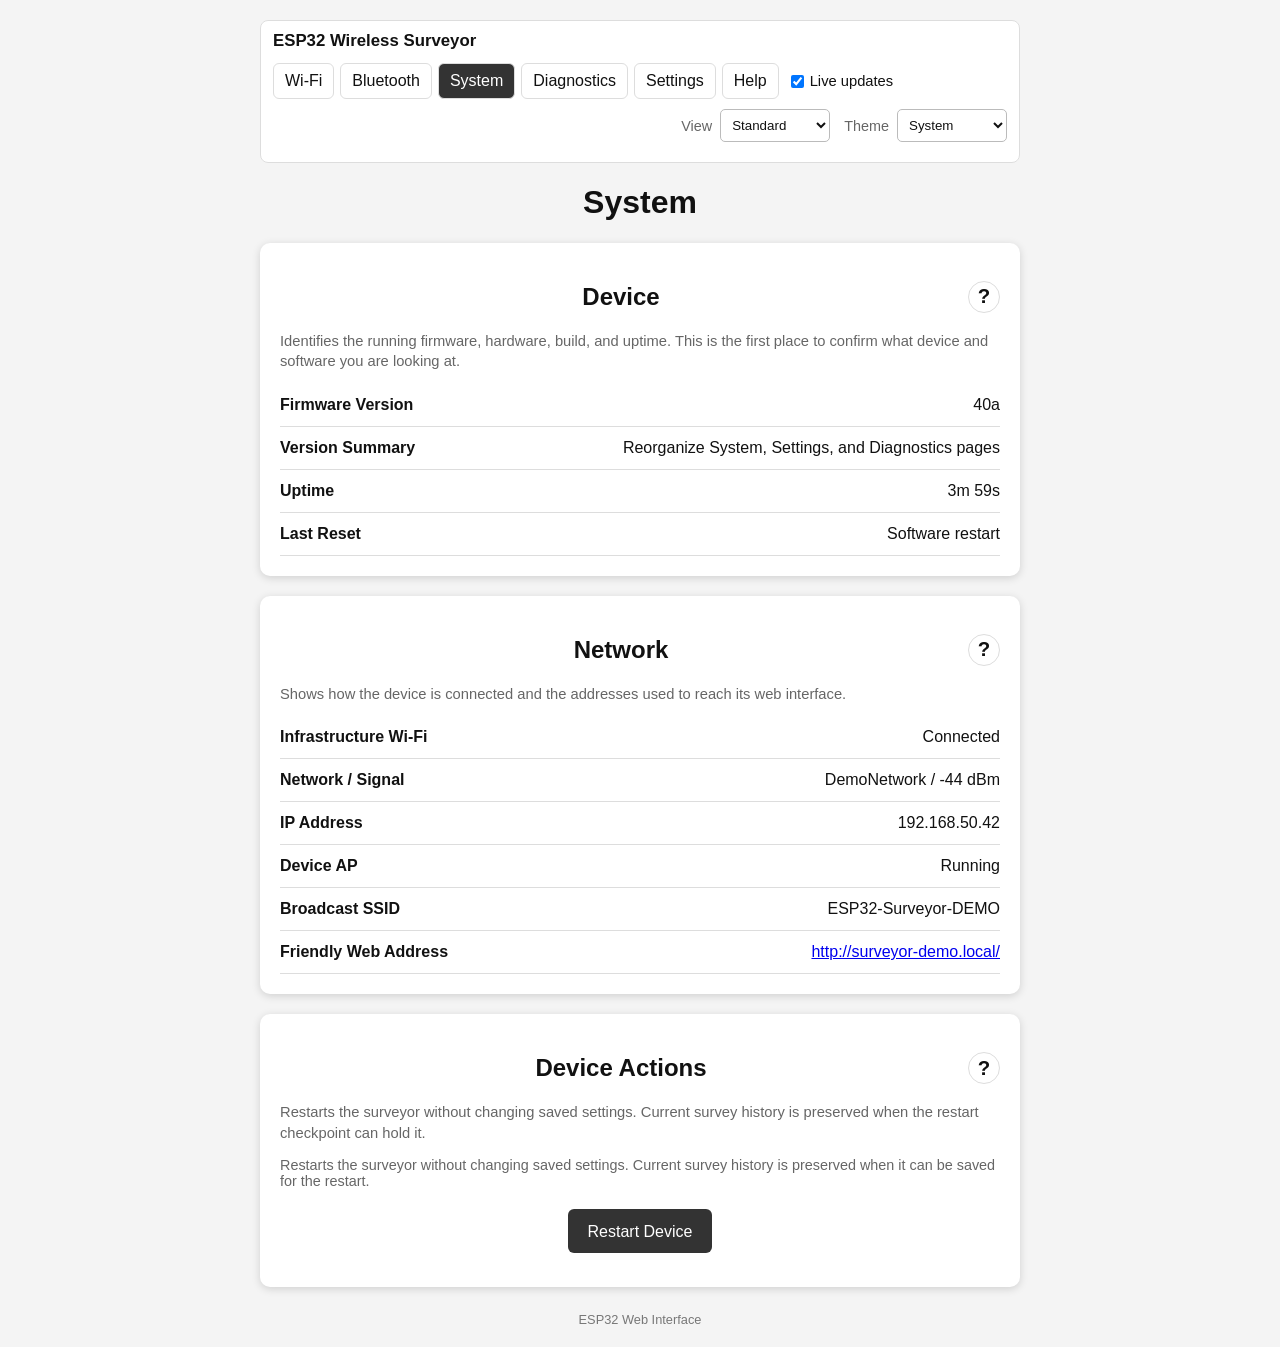
<file: docs/system.html>
<!DOCTYPE html>
<!-- GitHub Pages static demo generated from V40a browser capture; ESP32 network actions are simulated. -->
<!-- Static GitHub Pages demo generated from the ESP32 Wireless Surveyor UI. -->
<html data-theme="dark" data-view="developer"><head><meta content="text/html; charset=utf-8" http-equiv="Content-Type"/><meta content="width=device-width, initial-scale=1" name="viewport"/><title>ESP32 System</title><script>(function(){try{var v=localStorage.getItem('esp32-theme')||'system';var d=(v==='system')?(window.matchMedia&&window.matchMedia('(prefers-color-scheme: dark)').matches):(v==='dark');document.documentElement.dataset.theme=d?'dark':'light';var w=localStorage.getItem('esp32-view')||'standard';w=(w==='developer'||w==='advanced')?w:'standard';document.documentElement.dataset.view=w;}catch(e){}})();</script>
<style>
  :root {
    color-scheme: light;
    --page-bg: #f4f4f4;
    --card-bg: #ffffff;
    --text: #111111;
    --muted: #666666;
    --border: #dddddd;
    --header-bg: #f7f7f7;
    --button-bg: #333333;
    --button-text: #ffffff;
    --input-bg: #ffffff;
    --input-border: #bbbbbb;
    --link: #0000ee;
    --current-row: #eef7ee;
    --shadow: rgba(0,0,0,0.15);
    --plot-bg: #ffffff;
    --plot-grid: #dddddd;
    --plot-border: #bbbbbb;
    --plot-line: #333333;
    --plot-text: #222222;
  }

  html[data-theme="dark"] {
    color-scheme: dark;
    --page-bg: #151515;
    --card-bg: #242424;
    --text: #eeeeee;
    --muted: #b7b7b7;
    --border: #4a4a4a;
    --header-bg: #303030;
    --button-bg: #4a4a4a;
    --button-text: #ffffff;
    --input-bg: #2b2b2b;
    --input-border: #666666;
    --link: #8ab4f8;
    --current-row: #263b2b;
    --shadow: rgba(0,0,0,0.35);
    --plot-bg: #1d1d1d;
    --plot-grid: #444444;
    --plot-border: #666666;
    --plot-line: #8ab4f8;
    --plot-text: #dddddd;
  }

  * {
    box-sizing: border-box;
  }

  body {
    font-family: Arial, Helvetica, sans-serif;
    background: var(--page-bg);
    color: var(--text);
    margin: 0;
    padding: 20px;
  }

  .container {
    max-width: 760px;
    margin: auto;
  }

  h1, h2 {
    text-align: center;
  }

  .card {
    background: var(--card-bg);
    border-radius: 10px;
    padding: 20px;
    margin-top: 20px;
    box-shadow: 0 2px 8px var(--shadow);
  }

  .row {
    display: flex;
    justify-content: space-between;
    border-bottom: 1px solid var(--border);
    padding: 12px 0;
    gap: 16px;
  }

  .row:last-child {
    border-bottom: none;
  }

  .label {
    font-weight: bold;
  }

  .value {
    text-align: right;
    overflow-wrap: anywhere;
  }

  .button {
    display: inline-flex;
    align-items: center;
    justify-content: center;
    box-sizing: border-box;
    min-height: 44px;
    margin: 20px 6px 0 6px;
    padding: 12px 20px;
    border: 0;
    background: var(--button-bg);
    color: var(--button-text);
    text-decoration: none;
    border-radius: 6px;
    font: inherit;
    line-height: 1.2;
    cursor: pointer;
    vertical-align: middle;
  }

  .button:disabled {
    opacity: 0.65;
    cursor: default;
  }

  .buttons {
    text-align: center;
  }

  .test-tool-group {
    margin-top: 18px;
  }

  .test-tool-group h3 {
    margin: 0 0 8px 0;
    font-size: 1em;
  }

  .test-tool-actions {
    display: flex;
    flex-wrap: wrap;
    align-items: center;
    gap: 12px;
  }

  .test-tool-actions form {
    margin: 0;
  }

  .test-tool-actions button {
    min-height: 44px;
    padding: 10px 18px;
  }

  .survey-control-row {
    display: flex;
    flex-wrap: wrap;
    align-items: end;
    gap: 12px;
    margin-top: 14px;
  }

  .survey-control-row .control {
    margin: 0;
  }

  .save-state {
    min-width: 52px;
    color: var(--muted);
    font-size: 0.92em;
    padding-bottom: 10px;
  }

  .table-scroll {
    width: 100%;
    max-width: 100%;
    overflow-x: auto;
    -webkit-overflow-scrolling: touch;
  }

  .table-scroll table {
    width: 100%;
    min-width: 820px;
  }

  table {
    width: 100%;
    border-collapse: collapse;
    margin-top: 10px;
  }

  th, td {
    padding: 10px 8px;
    border-bottom: 1px solid var(--border);
    text-align: left;
  }

  th {
    background: var(--header-bg);
    white-space: nowrap;
  }

  td.address {
    white-space: nowrap;
  }

  td.signal, th.signal {
    text-align: right;
    white-space: nowrap;
  }

  td.security, th.security {
    text-align: center;
    white-space: nowrap;
  }

  tr.current {
    font-weight: bold;
    background: var(--current-row);
  }

  .note {
    color: var(--muted);
    font-size: 0.9em;
    margin-top: 14px;
  }

  .scan-group {
    margin-top: 26px;
  }

  .scan-heading {
    font-weight: bold;
    margin: 0 0 8px 0;
  }

  th.sortable {
    cursor: pointer;
    user-select: none;
  }

  th.sortable:hover {
    text-decoration: underline;
  }

  .plot-wrap {
    width: 100%;
    overflow-x: auto;
  }

  .plot-wrap svg {
    width: 100%;
    min-width: 520px;
    height: auto;
  }

  .plot-bg {
    fill: var(--plot-bg);
    stroke: var(--plot-border);
  }

  .plot-grid {
    stroke: var(--plot-grid);
  }

  .plot-line {
    fill: none;
    stroke: var(--plot-line);
    stroke-width: 2;
  }

  .plot-point {
    fill: var(--plot-line);
  }

  .plot-text {
    fill: var(--plot-text);
  }

  .controls {
    display: flex;
    flex-wrap: wrap;
    align-items: end;
    gap: 12px;
    margin-top: 12px;
  }

  .settings-row {
    display: flex;
    flex-wrap: wrap;
    align-items: flex-end;
    gap: 14px;
    margin-top: 12px;
  }

  .checkbox-stack {
    display: flex;
    flex-direction: column;
    justify-content: center;
    gap: 8px;
    padding-bottom: 2px;
  }

  .checkbox-stack label {
    white-space: nowrap;
  }

  .control {
    display: flex;
    flex-direction: column;
    gap: 5px;
  }

  input[type="number"] {
    width: 100px;
    padding: 9px;
    border: 1px solid var(--input-border);
    border-radius: 5px;
  }

  input[type="text"], input[type="password"] {
    min-width: 220px;
    padding: 9px;
    border: 1px solid var(--input-border);
    border-radius: 5px;
    background: var(--input-bg);
    color: var(--text);
  }

  button {
    padding: 10px 16px;
    border: 0;
    border-radius: 6px;
    background: var(--button-bg);
    color: var(--button-text);
    cursor: pointer;
  }

  .danger {
    background: #7a2d2d;
  }

  .theme-control {
    display: flex;
    justify-content: flex-end;
    align-items: center;
    gap: 8px;
    margin-bottom: 10px;
    color: var(--muted);
    font-size: 0.9em;
  }

  .sticky-interface-card {
    position: sticky;
    top: 0;
    z-index: 1000;
    margin-bottom: 14px;
    padding: 10px 12px;
    border: 1px solid var(--border);
    border-radius: 8px;
    background: var(--card-bg);
  }

  .site-header {
    display: flex;
    flex-wrap: wrap;
    align-items: center;
    justify-content: space-between;
    gap: 12px;
    margin-bottom: 10px;
  }

  #rssi-plot {
    scroll-margin-top: 150px;
  }

  .site-title {
    font-weight: bold;
    font-size: 1.05em;
  }

  .header-actions {
    display: flex;
    flex-wrap: wrap;
    align-items: center;
    gap: 12px;
  }

  .nav {
    display: flex;
    flex-wrap: wrap;
    gap: 6px;
  }

  .live-control {
    display: inline-flex;
    align-items: center;
    gap: 6px;
    white-space: nowrap;
    color: var(--text);
    font-size: 0.92em;
  }

  .live-control input {
    width: auto;
    margin: 0;
  }

  .scan-state {
    display: inline-block;
    margin-left: 8px;
    color: var(--muted);
    font-size: 0.92em;
  }

  .scan-state.active {
    font-weight: 600;
  }

  .nav a {
    padding: 8px 11px;
    border-radius: 6px;
    text-decoration: none;
    color: var(--text);
    border: 1px solid var(--border);
    background: var(--card-bg);
  }

  .nav a.active {
    background: var(--button-bg);
    color: var(--button-text);
  }

  .card > h2 {
    position: relative;
    padding-right: 38px;
  }

  .card-help-link {
    position: absolute;
    right: 0;
    top: 50%;
    transform: translateY(-50%);
    display: inline-flex;
    align-items: center;
    justify-content: center;
    width: 32px;
    height: 32px;
    border: 1px solid var(--border);
    border-radius: 50%;
    color: var(--text);
    background: var(--card-bg);
    text-decoration: none;
    font-size: 0.85em;
    font-weight: bold;
  }

  .card-help-link.help-return-link {
    font-size: 1.05em;
  }

  .card-help-standard, .card-help-developer {
    color: var(--muted);
    font-size: 0.92em;
    margin: 0 0 12px 0;
    line-height: 1.4;
  }

  .card-help-developer { display: none; }
  html[data-view="developer"] .card-help-developer { display: block; }

  .help-section { scroll-margin-top: 150px; }
  .help-section h2 { text-align: left; padding-right: 0; }

  .badge {
    display: inline-block;
    padding: 3px 7px;
    border: 1px solid var(--border);
    border-radius: 999px;
    font-size: 0.62em;
    font-weight: normal;
    vertical-align: middle;
    color: var(--muted);
  }

  .status-pass { font-weight: bold; }
  .status-warn { font-weight: bold; }
  .status-fail { font-weight: bold; }

  .interface-controls {
    display: flex;
    flex-wrap: wrap;
    justify-content: flex-end;
    align-items: center;
    gap: 14px;
    margin-bottom: 10px;
  }

  .view-control, .theme-control {
    display: flex;
    align-items: center;
    gap: 8px;
    margin-bottom: 0;
    color: var(--muted);
    font-size: 0.9em;
  }

  .capture-diagnostic-control {
    margin-bottom: 0;
  }

  .capture-diagnostic-control button {
    min-height: 34px;
    padding: 7px 11px;
    white-space: nowrap;
    font-size: 0.9em;
  }

  .diagnostic-details {
    margin-top: 14px;
    border-top: 1px solid var(--border);
    padding-top: 10px;
  }

  .diagnostic-details > summary {
    cursor: pointer;
    font-weight: 600;
    color: var(--text);
    list-style-position: outside;
  }

  .diagnostic-details > summary .diagnostic-summary {
    margin-left: 8px;
    color: var(--muted);
    font-weight: normal;
    font-size: 0.9em;
  }

  .diagnostic-details[open] > summary {
    margin-bottom: 8px;
  }

  .diagnostic-body {
    margin-top: 4px;
  }

  .diagnostic-warning {
    margin-top: 10px;
    padding: 9px 10px;
    border: 1px solid var(--border);
    border-radius: 6px;
    font-weight: 600;
  }

  .theme-control select, .view-control select {
    min-width: 110px;
    padding: 7px;
    border: 1px solid var(--input-border);
    border-radius: 5px;
    background: var(--input-bg);
    color: var(--text);
  }

  .footer {
    text-align: center;
    font-size: 0.8em;
    margin-top: 25px;
    color: #777;
  }

  /* View-depth model: Standard < Advanced < Developer. */
  .advanced-only, .developer-only { display: none !important; }
  html[data-view="advanced"] div.advanced-only,
  html[data-view="developer"] div.advanced-only,
  html[data-view="developer"] div.developer-only { display: block !important; }
  html[data-view="advanced"] .row.advanced-only,
  html[data-view="developer"] .row.advanced-only,
  html[data-view="developer"] .row.developer-only { display: flex !important; }
  html[data-view="advanced"] form.advanced-only,
  html[data-view="developer"] form.advanced-only,
  html[data-view="developer"] form.developer-only { display: flex !important; }
  html[data-view="advanced"] tr.advanced-only,
  html[data-view="developer"] tr.advanced-only,
  html[data-view="developer"] tr.developer-only { display: table-row !important; }
  html[data-view="advanced"] th.advanced-only, html[data-view="advanced"] td.advanced-only,
  html[data-view="developer"] th.advanced-only, html[data-view="developer"] td.advanced-only,
  html[data-view="developer"] th.developer-only, html[data-view="developer"] td.developer-only { display: table-cell !important; }
  .status-neutral { font-weight: bold; }

  @media (max-width: 600px) {
    table {
      font-size: 0.9em;
    }

    th, td {
      padding: 8px 5px;
    }
  }
</style><style type="text/css">[data-sonner-toaster][dir=ltr],html[dir=ltr]{--toast-icon-margin-start:-3px;--toast-icon-margin-end:4px;--toast-svg-margin-start:-1px;--toast-svg-margin-end:0px;--toast-button-margin-start:auto;--toast-button-margin-end:0;--toast-close-button-start:0;--toast-close-button-end:unset;--toast-close-button-transform:translate(-35%, -35%)}[data-sonner-toaster][dir=rtl],html[dir=rtl]{--toast-icon-margin-start:4px;--toast-icon-margin-end:-3px;--toast-svg-margin-start:0px;--toast-svg-margin-end:-1px;--toast-button-margin-start:0;--toast-button-margin-end:auto;--toast-close-button-start:unset;--toast-close-button-end:0;--toast-close-button-transform:translate(35%, -35%)}[data-sonner-toaster]{position:fixed;width:var(--width);font-family:ui-sans-serif,system-ui,-apple-system,BlinkMacSystemFont,Segoe UI,Roboto,Helvetica Neue,Arial,Noto Sans,sans-serif,Apple Color Emoji,Segoe UI Emoji,Segoe UI Symbol,Noto Color Emoji;--gray1:hsl(0, 0%, 99%);--gray2:hsl(0, 0%, 97.3%);--gray3:hsl(0, 0%, 95.1%);--gray4:hsl(0, 0%, 93%);--gray5:hsl(0, 0%, 90.9%);--gray6:hsl(0, 0%, 88.7%);--gray7:hsl(0, 0%, 85.8%);--gray8:hsl(0, 0%, 78%);--gray9:hsl(0, 0%, 56.1%);--gray10:hsl(0, 0%, 52.3%);--gray11:hsl(0, 0%, 43.5%);--gray12:hsl(0, 0%, 9%);--border-radius:8px;box-sizing:border-box;padding:0;margin:0;list-style:none;outline:0;z-index:999999999;transition:transform .4s ease}@media (hover:none) and (pointer:coarse){[data-sonner-toaster][data-lifted=true]{transform:none}}[data-sonner-toaster][data-x-position=right]{right:var(--offset-right)}[data-sonner-toaster][data-x-position=left]{left:var(--offset-left)}[data-sonner-toaster][data-x-position=center]{left:50%;transform:translateX(-50%)}[data-sonner-toaster][data-y-position=top]{top:var(--offset-top)}[data-sonner-toaster][data-y-position=bottom]{bottom:var(--offset-bottom)}[data-sonner-toast]{--y:translateY(100%);--lift-amount:calc(var(--lift) * var(--gap));z-index:var(--z-index);position:absolute;opacity:0;transform:var(--y);touch-action:none;transition:transform .4s,opacity .4s,height .4s,box-shadow .2s;box-sizing:border-box;outline:0;overflow-wrap:anywhere}[data-sonner-toast][data-styled=true]{padding:16px;background:var(--normal-bg);border:1px solid var(--normal-border);color:var(--normal-text);border-radius:var(--border-radius);box-shadow:0 4px 12px rgba(0,0,0,.1);width:var(--width);font-size:13px;display:flex;align-items:center;gap:6px}[data-sonner-toast]:focus-visible{box-shadow:0 4px 12px rgba(0,0,0,.1),0 0 0 2px rgba(0,0,0,.2)}[data-sonner-toast][data-y-position=top]{top:0;--y:translateY(-100%);--lift:1;--lift-amount:calc(1 * var(--gap))}[data-sonner-toast][data-y-position=bottom]{bottom:0;--y:translateY(100%);--lift:-1;--lift-amount:calc(var(--lift) * var(--gap))}[data-sonner-toast][data-styled=true] [data-description]{font-weight:400;line-height:1.4;color:#3f3f3f}[data-rich-colors=true][data-sonner-toast][data-styled=true] [data-description]{color:inherit}[data-sonner-toaster][data-sonner-theme=dark] [data-description]{color:#e8e8e8}[data-sonner-toast][data-styled=true] [data-title]{font-weight:500;line-height:1.5;color:inherit}[data-sonner-toast][data-styled=true] [data-icon]{display:flex;height:16px;width:16px;position:relative;justify-content:flex-start;align-items:center;flex-shrink:0;margin-left:var(--toast-icon-margin-start);margin-right:var(--toast-icon-margin-end)}[data-sonner-toast][data-promise=true] [data-icon]>svg{opacity:0;transform:scale(.8);transform-origin:center;animation:sonner-fade-in .3s ease forwards}[data-sonner-toast][data-styled=true] [data-icon]>*{flex-shrink:0}[data-sonner-toast][data-styled=true] [data-icon] svg{margin-left:var(--toast-svg-margin-start);margin-right:var(--toast-svg-margin-end)}[data-sonner-toast][data-styled=true] [data-content]{display:flex;flex-direction:column;gap:2px}[data-sonner-toast][data-styled=true] [data-button]{border-radius:4px;padding-left:8px;padding-right:8px;height:24px;font-size:12px;color:var(--normal-bg);background:var(--normal-text);margin-left:var(--toast-button-margin-start);margin-right:var(--toast-button-margin-end);border:none;font-weight:500;cursor:pointer;outline:0;display:flex;align-items:center;flex-shrink:0;transition:opacity .4s,box-shadow .2s}[data-sonner-toast][data-styled=true] [data-button]:focus-visible{box-shadow:0 0 0 2px rgba(0,0,0,.4)}[data-sonner-toast][data-styled=true] [data-button]:first-of-type{margin-left:var(--toast-button-margin-start);margin-right:var(--toast-button-margin-end)}[data-sonner-toast][data-styled=true] [data-cancel]{color:var(--normal-text);background:rgba(0,0,0,.08)}[data-sonner-toaster][data-sonner-theme=dark] [data-sonner-toast][data-styled=true] [data-cancel]{background:rgba(255,255,255,.3)}[data-sonner-toast][data-styled=true] [data-close-button]{position:absolute;left:var(--toast-close-button-start);right:var(--toast-close-button-end);top:0;height:20px;width:20px;display:flex;justify-content:center;align-items:center;padding:0;color:var(--gray12);background:var(--normal-bg);border:1px solid var(--gray4);transform:var(--toast-close-button-transform);border-radius:50%;cursor:pointer;z-index:1;transition:opacity .1s,background .2s,border-color .2s}[data-sonner-toast][data-styled=true] [data-close-button]:focus-visible{box-shadow:0 4px 12px rgba(0,0,0,.1),0 0 0 2px rgba(0,0,0,.2)}[data-sonner-toast][data-styled=true] [data-disabled=true]{cursor:not-allowed}[data-sonner-toast][data-styled=true]:hover [data-close-button]:hover{background:var(--gray2);border-color:var(--gray5)}[data-sonner-toast][data-swiping=true]::before{content:'';position:absolute;left:-100%;right:-100%;height:100%;z-index:-1}[data-sonner-toast][data-y-position=top][data-swiping=true]::before{bottom:50%;transform:scaleY(3) translateY(50%)}[data-sonner-toast][data-y-position=bottom][data-swiping=true]::before{top:50%;transform:scaleY(3) translateY(-50%)}[data-sonner-toast][data-swiping=false][data-removed=true]::before{content:'';position:absolute;inset:0;transform:scaleY(2)}[data-sonner-toast][data-expanded=true]::after{content:'';position:absolute;left:0;height:calc(var(--gap) + 1px);bottom:100%;width:100%}[data-sonner-toast][data-mounted=true]{--y:translateY(0);opacity:1}[data-sonner-toast][data-expanded=false][data-front=false]{--scale:var(--toasts-before) * 0.05 + 1;--y:translateY(calc(var(--lift-amount) * var(--toasts-before))) scale(calc(-1 * var(--scale)));height:var(--front-toast-height)}[data-sonner-toast]>*{transition:opacity .4s}[data-sonner-toast][data-x-position=right]{right:0}[data-sonner-toast][data-x-position=left]{left:0}[data-sonner-toast][data-expanded=false][data-front=false][data-styled=true]>*{opacity:0}[data-sonner-toast][data-visible=false]{opacity:0;pointer-events:none}[data-sonner-toast][data-mounted=true][data-expanded=true]{--y:translateY(calc(var(--lift) * var(--offset)));height:var(--initial-height)}[data-sonner-toast][data-removed=true][data-front=true][data-swipe-out=false]{--y:translateY(calc(var(--lift) * -100%));opacity:0}[data-sonner-toast][data-removed=true][data-front=false][data-swipe-out=false][data-expanded=true]{--y:translateY(calc(var(--lift) * var(--offset) + var(--lift) * -100%));opacity:0}[data-sonner-toast][data-removed=true][data-front=false][data-swipe-out=false][data-expanded=false]{--y:translateY(40%);opacity:0;transition:transform .5s,opacity .2s}[data-sonner-toast][data-removed=true][data-front=false]::before{height:calc(var(--initial-height) + 20%)}[data-sonner-toast][data-swiping=true]{transform:var(--y) translateY(var(--swipe-amount-y,0)) translateX(var(--swipe-amount-x,0));transition:none}[data-sonner-toast][data-swiped=true]{user-select:none}[data-sonner-toast][data-swipe-out=true][data-y-position=bottom],[data-sonner-toast][data-swipe-out=true][data-y-position=top]{animation-duration:.2s;animation-timing-function:ease-out;animation-fill-mode:forwards}[data-sonner-toast][data-swipe-out=true][data-swipe-direction=left]{animation-name:swipe-out-left}[data-sonner-toast][data-swipe-out=true][data-swipe-direction=right]{animation-name:swipe-out-right}[data-sonner-toast][data-swipe-out=true][data-swipe-direction=up]{animation-name:swipe-out-up}[data-sonner-toast][data-swipe-out=true][data-swipe-direction=down]{animation-name:swipe-out-down}@keyframes swipe-out-left{from{transform:var(--y) translateX(var(--swipe-amount-x));opacity:1}to{transform:var(--y) translateX(calc(var(--swipe-amount-x) - 100%));opacity:0}}@keyframes swipe-out-right{from{transform:var(--y) translateX(var(--swipe-amount-x));opacity:1}to{transform:var(--y) translateX(calc(var(--swipe-amount-x) + 100%));opacity:0}}@keyframes swipe-out-up{from{transform:var(--y) translateY(var(--swipe-amount-y));opacity:1}to{transform:var(--y) translateY(calc(var(--swipe-amount-y) - 100%));opacity:0}}@keyframes swipe-out-down{from{transform:var(--y) translateY(var(--swipe-amount-y));opacity:1}to{transform:var(--y) translateY(calc(var(--swipe-amount-y) + 100%));opacity:0}}@media (max-width:600px){[data-sonner-toaster]{position:fixed;right:var(--mobile-offset-right);left:var(--mobile-offset-left);width:100%}[data-sonner-toaster][dir=rtl]{left:calc(var(--mobile-offset-left) * -1)}[data-sonner-toaster] [data-sonner-toast]{left:0;right:0;width:calc(100% - var(--mobile-offset-left) * 2)}[data-sonner-toaster][data-x-position=left]{left:var(--mobile-offset-left)}[data-sonner-toaster][data-y-position=bottom]{bottom:var(--mobile-offset-bottom)}[data-sonner-toaster][data-y-position=top]{top:var(--mobile-offset-top)}[data-sonner-toaster][data-x-position=center]{left:var(--mobile-offset-left);right:var(--mobile-offset-right);transform:none}}[data-sonner-toaster][data-sonner-theme=light]{--normal-bg:#fff;--normal-border:var(--gray4);--normal-text:var(--gray12);--success-bg:hsl(143, 85%, 96%);--success-border:hsl(145, 92%, 87%);--success-text:hsl(140, 100%, 27%);--info-bg:hsl(208, 100%, 97%);--info-border:hsl(221, 91%, 93%);--info-text:hsl(210, 92%, 45%);--warning-bg:hsl(49, 100%, 97%);--warning-border:hsl(49, 91%, 84%);--warning-text:hsl(31, 92%, 45%);--error-bg:hsl(359, 100%, 97%);--error-border:hsl(359, 100%, 94%);--error-text:hsl(360, 100%, 45%)}[data-sonner-toaster][data-sonner-theme=light] [data-sonner-toast][data-invert=true]{--normal-bg:#000;--normal-border:hsl(0, 0%, 20%);--normal-text:var(--gray1)}[data-sonner-toaster][data-sonner-theme=dark] [data-sonner-toast][data-invert=true]{--normal-bg:#fff;--normal-border:var(--gray3);--normal-text:var(--gray12)}[data-sonner-toaster][data-sonner-theme=dark]{--normal-bg:#000;--normal-bg-hover:hsl(0, 0%, 12%);--normal-border:hsl(0, 0%, 20%);--normal-border-hover:hsl(0, 0%, 25%);--normal-text:var(--gray1);--success-bg:hsl(150, 100%, 6%);--success-border:hsl(147, 100%, 12%);--success-text:hsl(150, 86%, 65%);--info-bg:hsl(215, 100%, 6%);--info-border:hsl(223, 43%, 17%);--info-text:hsl(216, 87%, 65%);--warning-bg:hsl(64, 100%, 6%);--warning-border:hsl(60, 100%, 9%);--warning-text:hsl(46, 87%, 65%);--error-bg:hsl(358, 76%, 10%);--error-border:hsl(357, 89%, 16%);--error-text:hsl(358, 100%, 81%)}[data-sonner-toaster][data-sonner-theme=dark] [data-sonner-toast] [data-close-button]{background:var(--normal-bg);border-color:var(--normal-border);color:var(--normal-text)}[data-sonner-toaster][data-sonner-theme=dark] [data-sonner-toast] [data-close-button]:hover{background:var(--normal-bg-hover);border-color:var(--normal-border-hover)}[data-rich-colors=true][data-sonner-toast][data-type=success]{background:var(--success-bg);border-color:var(--success-border);color:var(--success-text)}[data-rich-colors=true][data-sonner-toast][data-type=success] [data-close-button]{background:var(--success-bg);border-color:var(--success-border);color:var(--success-text)}[data-rich-colors=true][data-sonner-toast][data-type=info]{background:var(--info-bg);border-color:var(--info-border);color:var(--info-text)}[data-rich-colors=true][data-sonner-toast][data-type=info] [data-close-button]{background:var(--info-bg);border-color:var(--info-border);color:var(--info-text)}[data-rich-colors=true][data-sonner-toast][data-type=warning]{background:var(--warning-bg);border-color:var(--warning-border);color:var(--warning-text)}[data-rich-colors=true][data-sonner-toast][data-type=warning] [data-close-button]{background:var(--warning-bg);border-color:var(--warning-border);color:var(--warning-text)}[data-rich-colors=true][data-sonner-toast][data-type=error]{background:var(--error-bg);border-color:var(--error-border);color:var(--error-text)}[data-rich-colors=true][data-sonner-toast][data-type=error] [data-close-button]{background:var(--error-bg);border-color:var(--error-border);color:var(--error-text)}.sonner-loading-wrapper{--size:16px;height:var(--size);width:var(--size);position:absolute;inset:0;z-index:10}.sonner-loading-wrapper[data-visible=false]{transform-origin:center;animation:sonner-fade-out .2s ease forwards}.sonner-spinner{position:relative;top:50%;left:50%;height:var(--size);width:var(--size)}.sonner-loading-bar{animation:sonner-spin 1.2s linear infinite;background:var(--gray11);border-radius:6px;height:8%;left:-10%;position:absolute;top:-3.9%;width:24%}.sonner-loading-bar:first-child{animation-delay:-1.2s;transform:rotate(.0001deg) translate(146%)}.sonner-loading-bar:nth-child(2){animation-delay:-1.1s;transform:rotate(30deg) translate(146%)}.sonner-loading-bar:nth-child(3){animation-delay:-1s;transform:rotate(60deg) translate(146%)}.sonner-loading-bar:nth-child(4){animation-delay:-.9s;transform:rotate(90deg) translate(146%)}.sonner-loading-bar:nth-child(5){animation-delay:-.8s;transform:rotate(120deg) translate(146%)}.sonner-loading-bar:nth-child(6){animation-delay:-.7s;transform:rotate(150deg) translate(146%)}.sonner-loading-bar:nth-child(7){animation-delay:-.6s;transform:rotate(180deg) translate(146%)}.sonner-loading-bar:nth-child(8){animation-delay:-.5s;transform:rotate(210deg) translate(146%)}.sonner-loading-bar:nth-child(9){animation-delay:-.4s;transform:rotate(240deg) translate(146%)}.sonner-loading-bar:nth-child(10){animation-delay:-.3s;transform:rotate(270deg) translate(146%)}.sonner-loading-bar:nth-child(11){animation-delay:-.2s;transform:rotate(300deg) translate(146%)}.sonner-loading-bar:nth-child(12){animation-delay:-.1s;transform:rotate(330deg) translate(146%)}@keyframes sonner-fade-in{0%{opacity:0;transform:scale(.8)}100%{opacity:1;transform:scale(1)}}@keyframes sonner-fade-out{0%{opacity:1;transform:scale(1)}100%{opacity:0;transform:scale(.8)}}@keyframes sonner-spin{0%{opacity:1}100%{opacity:.15}}@media (prefers-reduced-motion){.sonner-loading-bar,[data-sonner-toast],[data-sonner-toast]>*{transition:none!important;animation:none!important}}.sonner-loader{position:absolute;top:50%;left:50%;transform:translate(-50%,-50%);transform-origin:center;transition:opacity .2s,transform .2s}.sonner-loader[data-visible=false]{opacity:0;transform:scale(.8) translate(-50%,-50%)}</style>
</head><cd41d6e7-7de1-4632-94aa-930f8f1b5d99><template shadowrootdelegatesfocus="" shadowrootmode="closed"><style>:host {
    --default-font-family: 'c6ddd7a1-8f37-4b20-92fe-bdae50b7be6c', ui-sans-serif, system-ui, -apple-system, BlinkMacSystemFont, 'Segoe UI', Roboto, 'Helvetica Neue', Arial, 'Noto Sans', sans-serif;
    --font-heading: 'c6ddd7a1-8f37-4b20-92fe-bdae50b7be6c', ui-sans-serif, system-ui, -apple-system, BlinkMacSystemFont, 'Segoe UI', Roboto, 'Helvetica Neue', Arial, 'Noto Sans', sans-serif;
    --font-body: 'c6ddd7a1-8f37-4b20-92fe-bdae50b7be6c', ui-sans-serif, system-ui, -apple-system, BlinkMacSystemFont, 'Segoe UI', Roboto, 'Helvetica Neue', Arial, 'Noto Sans', sans-serif;
  }</style><dialog aria-labelledby="nordvpn-extension-dialog-label" aria-modal="true" closedby="closerequest" id="1d0d2aac-5a7e-41fe-8dda-bdec564595bd" spellcheck="false" translate="no"></dialog><style>@layer properties;@layer theme,base,components,utilities;@layer theme{:host,:root{--font-mono:ui-monospace,SFMono-Regular,Menlo,Monaco,Consolas,"Liberation Mono","Courier New",monospace;--spacing:.25rem;--leading-normal:1.5;--ease-out:cubic-bezier(0,0,.2,1);--animate-spin:spin 1s linear infinite;--default-transition-duration:.15s;--default-transition-timing-function:cubic-bezier(.4,0,.2,1);--default-font-family:"Inter","ui-sans-serif","system-ui","sans-serif","Apple Color Emoji","Segoe UI Emoji","Segoe UI Symbol","Noto Color Emoji";--default-mono-font-family:var(--font-mono);--container-md:736px;--container-lg:960px;--font-heading:"Inter","ui-sans-serif","system-ui","sans-serif","Apple Color Emoji","Segoe UI Emoji","Segoe UI Symbol","Noto Color Emoji";--font-body:"Inter","ui-sans-serif","system-ui","sans-serif","Apple Color Emoji","Segoe UI Emoji","Segoe UI Symbol","Noto Color Emoji";--fontSize-2xs:.6875rem;--fontSize-xs:.75rem;--fontSize-sm:.875rem;--fontSize-md:1rem;--fontSize-lg:1.125rem;--fontSize-2xl:1.375rem;--fontSize-3xl:1.5rem;--fontSize-4xl:1.625rem;--fontSize-5xl:1.75rem;--fontSize-6xl:2rem;--fontSize-7xl:2.5rem;--fontWeight-normal:400;--fontWeight-medium:500;--fontWeight-bold:600;--letterSpacing-sm:-.016rem;--letterSpacing-md:0rem;--borderRadius-none:0;--borderRadius-xs:3px;--borderRadius-sm:6px;--borderRadius-md:12px;--borderRadius-lg:20px;--borderRadius-full:9999px;--borderWidth-none:0;--borderWidth-md:1px;--ai-gradient:linear-gradient(251deg,rgba(96,218,255,.8) 25.86%,rgba(255,118,245,.8) 51.35%,rgba(200,132,255,.8) 76.69%);--shadow-ai-glow:0 0 4px 0 rgba(165,116,255,.6);--color-neutral-0:var(--color-neutral-0);--color-neutral-100:var(--color-neutral-100);--color-neutral-150:var(--color-neutral-150);--color-neutral-200:var(--color-neutral-200);--color-neutral-300:var(--color-neutral-300);--color-neutral-400:var(--color-neutral-400);--color-neutral-500:var(--color-neutral-500);--color-neutral-600:var(--color-neutral-600);--color-neutral-700:var(--color-neutral-700);--color-neutral-800:var(--color-neutral-800);--color-neutral-900:var(--color-neutral-900);--color-neutral-950:var(--color-neutral-950);--color-neutral-1000:var(--color-neutral-1000);--color-yellow-100:var(--color-yellow-100);--color-yellow-200:var(--color-yellow-200);--color-yellow-300:var(--color-yellow-300);--color-yellow-400:var(--color-yellow-400);--color-yellow-500:var(--color-yellow-500);--color-yellow-600:var(--color-yellow-600);--color-yellow-700:var(--color-yellow-700);--color-yellow-800:var(--color-yellow-800);--color-yellow-900:var(--color-yellow-900);--color-yellow-950:var(--color-yellow-950);--color-yellow-1000:var(--color-yellow-1000);--color-blue-100:var(--color-blue-100);--color-blue-200:var(--color-blue-200);--color-blue-300:var(--color-blue-300);--color-blue-400:var(--color-blue-400);--color-blue-500:var(--color-blue-500);--color-blue-600:var(--color-blue-600);--color-blue-700:var(--color-blue-700);--color-blue-800:var(--color-blue-800);--color-blue-900:var(--color-blue-900);--color-blue-950:var(--color-blue-950);--color-blue-1000:var(--color-blue-1000);--color-red-100:var(--color-red-100);--color-red-200:var(--color-red-200);--color-red-300:var(--color-red-300);--color-red-400:var(--color-red-400);--color-red-500:var(--color-red-500);--color-red-600:var(--color-red-600);--color-red-700:var(--color-red-700);--color-red-800:var(--color-red-800);--color-red-900:var(--color-red-900);--color-red-950:var(--color-red-950);--color-red-1000:var(--color-red-1000);--color-green-100:var(--color-green-100);--color-green-200:var(--color-green-200);--color-green-300:var(--color-green-300);--color-green-400:var(--color-green-400);--color-green-500:var(--color-green-500);--color-green-600:var(--color-green-600);--color-green-700:var(--color-green-700);--color-green-800:var(--color-green-800);--color-green-900:var(--color-green-900);--color-green-950:var(--color-green-950);--color-green-1000:var(--color-green-1000);--duration-fast:.15s}}@layer base{*,::backdrop,::file-selector-button,:after,:before{box-sizing:border-box;margin:0;padding:0;border:0 solid}:host,html{line-height:1.5;-webkit-text-size-adjust:100%;tab-size:4;font-family:var(--default-font-family,ui-sans-serif,system-ui,sans-serif,"Apple Color Emoji","Segoe UI Emoji","Segoe UI Symbol","Noto Color Emoji");font-feature-settings:var(--default-font-feature-settings,normal);font-variation-settings:var(--default-font-variation-settings,normal);-webkit-tap-highlight-color:transparent}hr{height:0;color:inherit;border-top-width:1px}abbr:where([title]){-webkit-text-decoration:underline dotted;text-decoration:underline dotted}h1,h2,h3,h4,h5,h6{font-size:inherit;font-weight:inherit}a{color:inherit;-webkit-text-decoration:inherit;text-decoration:inherit}b,strong{font-weight:bolder}code,kbd,pre,samp{font-family:var(--default-mono-font-family,ui-monospace,SFMono-Regular,Menlo,Monaco,Consolas,"Liberation Mono","Courier New",monospace);font-feature-settings:var(--default-mono-font-feature-settings,normal);font-variation-settings:var(--default-mono-font-variation-settings,normal);font-size:1em}small{font-size:80%}sub,sup{font-size:75%;line-height:0;position:relative;vertical-align:baseline}sub{bottom:-.25em}sup{top:-.5em}table{text-indent:0;border-color:inherit;border-collapse:collapse}:-moz-focusring{outline:auto}progress{vertical-align:baseline}summary{display:list-item}menu,ol,ul{list-style:none}audio,canvas,embed,iframe,img,object,svg,video{display:block;vertical-align:middle}img,video{max-width:100%;height:auto}::file-selector-button,button,input,optgroup,select,textarea{font:inherit;font-feature-settings:inherit;font-variation-settings:inherit;letter-spacing:inherit;color:inherit;border-radius:0;background-color:transparent;opacity:1}:where(select:is([multiple],[size])) optgroup{font-weight:bolder}:where(select:is([multiple],[size])) optgroup option{padding-inline-start:20px}::file-selector-button{margin-inline-end:4px}::placeholder{opacity:1}@supports (not (-webkit-appearance:-apple-pay-button)) or (contain-intrinsic-size:1px){::placeholder{color:currentcolor;@supports (color:color-mix(in lab,red,red)){color:color-mix(in oklab,currentcolor 50%,transparent)}}}textarea{resize:vertical}::-webkit-search-decoration{-webkit-appearance:none}::-webkit-date-and-time-value{min-height:1lh;text-align:inherit}::-webkit-datetime-edit{display:inline-flex}::-webkit-datetime-edit-fields-wrapper{padding:0}::-webkit-datetime-edit,::-webkit-datetime-edit-day-field,::-webkit-datetime-edit-hour-field,::-webkit-datetime-edit-meridiem-field,::-webkit-datetime-edit-millisecond-field,::-webkit-datetime-edit-minute-field,::-webkit-datetime-edit-month-field,::-webkit-datetime-edit-second-field,::-webkit-datetime-edit-year-field{padding-block:0}::-webkit-calendar-picker-indicator{line-height:1}:-moz-ui-invalid{box-shadow:none}::file-selector-button,button,input:where([type=button],[type=reset],[type=submit]){appearance:button}::-webkit-inner-spin-button,::-webkit-outer-spin-button{height:auto}[hidden]:where(:not([hidden=until-found])){display:none!important}}@layer utilities{.border-snake-glow{background:conic-gradient(from var(--border-angle),transparent 75%,hsla(0,0%,100%,.95) 87.5%,transparent 100%);animation:border-rotate 3s linear infinite;mix-blend-mode:screen;opacity:.9}.border-snake-connecting,.border-snake-glow{position:absolute;inset:0;border-radius:inherit;padding:2px;-webkit-mask:linear-gradient(#fff 0 0) content-box,linear-gradient(#fff 0 0);-webkit-mask-composite:xor;mask-composite:exclude;pointer-events:none}.border-snake-connecting{background:conic-gradient(from var(--border-angle),transparent 80%,var(--color-blue-600) 90%,transparent 100%);animation:border-rotate 2s linear infinite}.pointer-events-none{pointer-events:none}.invisible{visibility:hidden}.visible{visibility:visible}.sr-only{width:1px;height:1px;padding:0;margin:-1px;overflow:hidden;clip-path:inset(50%);white-space:nowrap;border-width:0}.absolute,.sr-only{position:absolute}.fixed{position:fixed}.relative{position:relative}.sticky{position:sticky}.inset-0{inset:calc(var(--spacing)*0)}.inset-y-0{inset-block:calc(var(--spacing)*0)}.start{inset-inline-start:var(--spacing)}.end{inset-inline-end:var(--spacing)}.top-0{top:calc(var(--spacing)*0)}.top-2\.25{top:calc(var(--spacing)*2.25)}.top-3{top:calc(var(--spacing)*3)}.top-4{top:calc(var(--spacing)*4)}.top-6{top:calc(var(--spacing)*6)}.right-0{right:calc(var(--spacing)*0)}.right-2\.25{right:calc(var(--spacing)*2.25)}.right-3{right:calc(var(--spacing)*3)}.right-4{right:calc(var(--spacing)*4)}.right-6{right:calc(var(--spacing)*6)}.right-\[-0\.5px\]{right:-.5px}.right-\[0\.6px\]{right:.6px}.bottom-0{bottom:calc(var(--spacing)*0)}.bottom-\[-1px\]{bottom:-1px}.left-0{left:calc(var(--spacing)*0)}.z-0{z-index:0}.z-10{z-index:10}.z-20{z-index:20}.z-50{z-index:50}.z-9998{z-index:9998}.container{width:100%;@media(width>=320px){max-width:320px}@media(width>=768px){max-width:768px}@media(width>=1200px){max-width:1200px}}.m-0{margin:calc(var(--spacing)*0)}.container{margin-inline:auto;@media(width>=768px){max-width:var(--container-md)}@media(width>=1200px){max-width:var(--container-lg)}}.-mx-4{margin-inline:calc(var(--spacing)*-4)}.mx-4{margin-inline:calc(var(--spacing)*4)}.mx-5{margin-inline:calc(var(--spacing)*5)}.mx-6{margin-inline:calc(var(--spacing)*6)}.mx-auto{margin-inline:auto}.-mt-1{margin-top:calc(var(--spacing)*-1)}.mt-0\.5{margin-top:calc(var(--spacing)*.5)}.mt-1{margin-top:calc(var(--spacing)*1)}.mt-2{margin-top:calc(var(--spacing)*2)}.-mb-1{margin-bottom:calc(var(--spacing)*-1)}.mb-0\.5{margin-bottom:calc(var(--spacing)*.5)}.mb-1{margin-bottom:calc(var(--spacing)*1)}.mb-2{margin-bottom:calc(var(--spacing)*2)}.mb-3{margin-bottom:calc(var(--spacing)*3)}.mb-4{margin-bottom:calc(var(--spacing)*4)}.ml-1{margin-left:calc(var(--spacing)*1)}.ml-2{margin-left:calc(var(--spacing)*2)}.block{display:block}.contents{display:contents}.flex{display:flex}.grid{display:grid}.hidden{display:none}.inline{display:inline}.inline-block{display:inline-block}.inline-flex{display:inline-flex}.size-1\.5{width:calc(var(--spacing)*1.5);height:calc(var(--spacing)*1.5)}.size-2{width:calc(var(--spacing)*2);height:calc(var(--spacing)*2)}.size-4{width:calc(var(--spacing)*4);height:calc(var(--spacing)*4)}.size-5{width:calc(var(--spacing)*5);height:calc(var(--spacing)*5)}.size-6{width:calc(var(--spacing)*6);height:calc(var(--spacing)*6)}.size-8{width:calc(var(--spacing)*8);height:calc(var(--spacing)*8)}.size-10{width:calc(var(--spacing)*10);height:calc(var(--spacing)*10)}.size-12{width:calc(var(--spacing)*12);height:calc(var(--spacing)*12)}.size-\[26px\]{width:26px;height:26px}.size-\[36px\]{width:36px;height:36px}.size-\[180px\]{width:180px;height:180px}.h-2{height:calc(var(--spacing)*2)}.h-2\.25{height:calc(var(--spacing)*2.25)}.h-2\/3{height:66.66667%}.h-3{height:calc(var(--spacing)*3)}.h-3\/5{height:60%}.h-4{height:calc(var(--spacing)*4)}.h-5{height:calc(var(--spacing)*5)}.h-6{height:calc(var(--spacing)*6)}.h-6\.5{height:calc(var(--spacing)*6.5)}.h-7{height:calc(var(--spacing)*7)}.h-8{height:calc(var(--spacing)*8)}.h-10{height:calc(var(--spacing)*10)}.h-11{height:calc(var(--spacing)*11)}.h-12{height:calc(var(--spacing)*12)}.h-20{height:calc(var(--spacing)*20)}.h-28{height:calc(var(--spacing)*28)}.h-\[26px\]{height:26px}.h-\[40px\]{height:40px}.h-\[80\%\]{height:80%}.h-\[140px\]{height:140px}.h-\[214px\]{height:214px}.h-auto{height:auto}.h-full{height:100%}.max-h-75{max-height:calc(var(--spacing)*75)}.max-h-\[90\%\]{max-height:90%}.min-h-0{min-height:calc(var(--spacing)*0)}.min-h-\[36px\]{min-height:36px}.min-h-\[48px\]{min-height:48px}.min-h-\[230px\]{min-height:230px}.min-h-full{min-height:100%}.w-2{width:calc(var(--spacing)*2)}.w-2\/3{width:66.66667%}.w-3{width:calc(var(--spacing)*3)}.w-3\/5{width:60%}.w-4{width:calc(var(--spacing)*4)}.w-5{width:calc(var(--spacing)*5)}.w-6{width:calc(var(--spacing)*6)}.w-6\.5{width:calc(var(--spacing)*6.5)}.w-8{width:calc(var(--spacing)*8)}.w-10{width:calc(var(--spacing)*10)}.w-12{width:calc(var(--spacing)*12)}.w-20{width:calc(var(--spacing)*20)}.w-47\.25{width:calc(var(--spacing)*47.25)}.w-72{width:calc(var(--spacing)*72)}.w-89{width:calc(var(--spacing)*89)}.w-\[14\.5px\]{width:14.5px}.w-\[41px\]{width:41px}.w-\[80\%\]{width:80%}.w-\[140px\]{width:140px}.w-\[198px\]{width:198px}.w-auto{width:auto}.w-fit{width:fit-content}.w-full{width:100%}.max-w-200{max-width:calc(var(--spacing)*200)}.max-w-\[320px\]{max-width:320px}.max-w-full{max-width:100%}.min-w-0{min-width:calc(var(--spacing)*0)}.min-w-30{min-width:calc(var(--spacing)*30)}.min-w-37\.5{min-width:calc(var(--spacing)*37.5)}.flex-1{flex:1}.flex-none{flex:none}.shrink-0{flex-shrink:0}.grow{flex-grow:1}.translate-x-0{--tw-translate-x:calc(var(--spacing)*0)}.translate-x-0,.translate-x-5{translate:var(--tw-translate-x) var(--tw-translate-y)}.translate-x-5{--tw-translate-x:calc(var(--spacing)*5)}.-rotate-90{rotate:-90deg}.rotate-90{rotate:90deg}.rotate-180{rotate:180deg}.transform{transform:var(--tw-rotate-x,) var(--tw-rotate-y,) var(--tw-rotate-z,) var(--tw-skew-x,) var(--tw-skew-y,)}.animate-border{animation:animateBorder 8s linear infinite}.animate-connectingDash{animation:dash 1.5s ease-in-out infinite}.animate-connectingRotate{animation:rotate 1.5s linear infinite}.animate-map-pin-pulse-connected{animation:map-pin-pulse-connected 3s ease-out infinite}.animate-map-pin-pulse-connecting{animation:map-pin-pulse-connecting 1.5s ease-out infinite}.animate-spin{animation:spin 1s linear infinite;animation:var(--animate-spin)}.fade-in-0{animation:fadeIn .15s ease-out}.cursor-not-allowed{cursor:not-allowed}.cursor-not-allowed\!{cursor:not-allowed!important}.cursor-pointer{cursor:pointer}.resize-none\!{resize:none!important}.scroll-p-1{scroll-padding:calc(var(--spacing)*1)}.list-none{list-style-type:none}.flex-col{flex-direction:column}.flex-row{flex-direction:row}.flex-row-reverse{flex-direction:row-reverse}.flex-wrap{flex-wrap:wrap}.items-center{align-items:center}.items-start{align-items:flex-start}.justify-between{justify-content:space-between}.justify-center{justify-content:center}.justify-end{justify-content:flex-end}.gap-0{gap:calc(var(--spacing)*0)}.gap-0\.5{gap:calc(var(--spacing)*.5)}.gap-1{gap:calc(var(--spacing)*1)}.gap-2{gap:calc(var(--spacing)*2)}.gap-3{gap:calc(var(--spacing)*3)}.gap-4{gap:calc(var(--spacing)*4)}.gap-5{gap:calc(var(--spacing)*5)}.gap-6{gap:calc(var(--spacing)*6)}.gap-7{gap:calc(var(--spacing)*7)}.gap-8{gap:calc(var(--spacing)*8)}.self-center{align-self:center}.self-end{align-self:flex-end}.self-start{align-self:flex-start}.truncate{overflow:hidden;text-overflow:ellipsis;white-space:nowrap}.overflow-auto{overflow:auto}.overflow-hidden{overflow:hidden}.overflow-y-auto{overflow-y:auto}.border-radius-full{border-radius:var(--borderRadius-full)}.border-radius-md{border-radius:var(--borderRadius-md)}.border-radius-sm{border-radius:var(--borderRadius-sm)}.rounded-\[4px\]{border-radius:4px}.rounded-\[12px\]{border-radius:12px}.rounded-full{border-radius:var(--borderRadius-full)}.rounded-lg{border-radius:var(--borderRadius-lg)}.rounded-md{border-radius:var(--borderRadius-md)}.rounded-none{border-radius:var(--borderRadius-none)}.rounded-sm{border-radius:var(--borderRadius-sm)}.rounded-xs{border-radius:var(--borderRadius-xs)}.border{border-style:var(--tw-border-style);border-width:1px}.border-2{border-style:var(--tw-border-style);border-width:2px}.border-md{border-style:var(--tw-border-style);border-width:var(--borderWidth-md)}.border-none{border-style:var(--tw-border-style);border-width:var(--borderWidth-none)}.border-width-md{border-width:var(--borderWidth-md)}.border-x-0{border-inline-style:var(--tw-border-style);border-inline-width:0}.border-t{border-top-style:var(--tw-border-style);border-top-width:1px}.border-t-\[0\.5px\]{border-top-style:var(--tw-border-style);border-top-width:.5px}.border-b-0{border-bottom-style:var(--tw-border-style);border-bottom-width:0}.border-none{--tw-border-style:none;border-style:none}.border-accent{border-color:var(--color-blue-600);.dark &{border-color:var(--color-blue-600)}}.border-critical{border-color:var(--color-red-400);.dark &{border-color:var(--color-red-600)}}.border-critical\!{border-color:var(--color-red-400)!important;.dark &{border-color:var(--color-red-600)!important}}.border-input{border-color:var(--color-neutral-500);.dark &{border-color:var(--color-neutral-600)}}.border-primary{border-color:var(--color-neutral-300);.dark &{border-color:var(--color-neutral-700)}}.border-secondary{border-color:var(--color-neutral-200);.dark &{border-color:var(--color-neutral-800)}}.border-success{border-color:var(--color-green-400);.dark &{border-color:var(--color-green-600)}}.border-warning{border-color:var(--color-yellow-300);.dark &{border-color:var(--color-yellow-600)}}.border-transparent{border-color:transparent}.bg-accent{background-color:var(--color-blue-600);.dark &{background-color:var(--color-blue-600)}}.bg-accent-subtle{background-color:var(--color-blue-100);.dark &{background-color:var(--color-blue-950)}}.bg-critical{background-color:var(--color-red-600);.dark &{background-color:var(--color-red-700)}}.bg-critical-subtle{background-color:var(--color-red-100);.dark &{background-color:var(--color-red-950)}}.bg-disabled{background-color:var(--color-neutral-300);.dark &{background-color:var(--color-neutral-800)}}.bg-glass{background-color:#f7f7f8b3;.dark &{background-color:#141415b3}}.bg-primary{background-color:var(--color-neutral-100);.dark &{background-color:var(--color-neutral-1000)}}.bg-secondary{background-color:var(--color-neutral-0);.dark &{background-color:var(--color-neutral-950)}}.bg-success{background-color:var(--color-green-600);.dark &{background-color:var(--color-green-600)}}.bg-success-subtle{background-color:var(--color-green-100);.dark &{background-color:var(--color-green-950)}}.bg-tertiary{background-color:var(--color-neutral-150);.dark &{background-color:var(--color-neutral-900)}}.bg-warning{background-color:var(--color-yellow-300);.dark &{background-color:var(--color-yellow-600)}}.bg-warning-subtle{background-color:var(--color-yellow-100);.dark &{background-color:var(--color-yellow-950)}}.bg-current{background-color:currentcolor}.bg-green-500{background-color:var(--color-green-500)}.bg-neutral-0{background-color:var(--color-neutral-0)}.bg-neutral-500{background-color:var(--color-neutral-500)}.bg-neutral-1000\/50{background-color:var(--color-neutral-1000);@supports (color:color-mix(in lab,red,red)){background-color:color-mix(in oklab,var(--color-neutral-1000) 50%,transparent)}}.bg-red-700{background-color:var(--color-red-700)}.bg-transparent{background-color:transparent}.bg-linear-to-b{--tw-gradient-position:to bottom;@supports (background-image:linear-gradient(in lab,red,red)){--tw-gradient-position:to bottom in oklab}background-image:linear-gradient(var(--tw-gradient-stops))}.bg-gradient-to-b{--tw-gradient-position:to bottom in oklab;background-image:linear-gradient(var(--tw-gradient-stops))}.bg-\(image\:--ai-gradient\){background-image:var(--ai-gradient)}.from-neutral-100{--tw-gradient-from:var(--color-neutral-100);--tw-gradient-stops:var(--tw-gradient-via-stops,var(--tw-gradient-position),var(--tw-gradient-from) var(--tw-gradient-from-position),var(--tw-gradient-to) var(--tw-gradient-to-position))}.to-neutral-150{--tw-gradient-to:var(--color-neutral-150);--tw-gradient-stops:var(--tw-gradient-via-stops,var(--tw-gradient-position),var(--tw-gradient-from) var(--tw-gradient-from-position),var(--tw-gradient-to) var(--tw-gradient-to-position))}.to-transparent{--tw-gradient-to:transparent;--tw-gradient-stops:var(--tw-gradient-via-stops,var(--tw-gradient-position),var(--tw-gradient-from) var(--tw-gradient-from-position),var(--tw-gradient-to) var(--tw-gradient-to-position))}.bg-size-\[400\%_400\%\]{background-size:400% 400%}.fill-current{fill:currentcolor}.fill-neutral-0{fill:var(--color-neutral-0)}.stroke-primary{stroke:var(--color-neutral-300);.dark &{stroke:var(--color-neutral-700)}}.stroke-blue-600{stroke:var(--color-blue-600)}.stroke-green-700{stroke:var(--color-green-700)}.stroke-neutral-300{stroke:var(--color-neutral-300)}.p-0{padding:calc(var(--spacing)*0)}.p-0\.5{padding:calc(var(--spacing)*.5)}.p-1{padding:calc(var(--spacing)*1)}.p-1\.5{padding:calc(var(--spacing)*1.5)}.p-2{padding:calc(var(--spacing)*2)}.p-4{padding:calc(var(--spacing)*4)}.p-6{padding:calc(var(--spacing)*6)}.p-\[5px\]{padding:5px}.px-1{padding-inline:calc(var(--spacing)*1)}.px-2{padding-inline:calc(var(--spacing)*2)}.px-2\.5{padding-inline:calc(var(--spacing)*2.5)}.px-3{padding-inline:calc(var(--spacing)*3)}.px-4{padding-inline:calc(var(--spacing)*4)}.px-5{padding-inline:calc(var(--spacing)*5)}.px-6{padding-inline:calc(var(--spacing)*6)}.px-7{padding-inline:calc(var(--spacing)*7)}.py-0\.5{padding-block:calc(var(--spacing)*.5)}.py-1{padding-block:calc(var(--spacing)*1)}.py-1\.5{padding-block:calc(var(--spacing)*1.5)}.py-2{padding-block:calc(var(--spacing)*2)}.py-2\.5{padding-block:calc(var(--spacing)*2.5)}.py-3{padding-block:calc(var(--spacing)*3)}.py-4{padding-block:calc(var(--spacing)*4)}.pt-0\.5{padding-top:calc(var(--spacing)*.5)}.pt-1{padding-top:calc(var(--spacing)*1)}.pt-2{padding-top:calc(var(--spacing)*2)}.pt-4{padding-top:calc(var(--spacing)*4)}.pr-2{padding-right:calc(var(--spacing)*2)}.pr-3{padding-right:calc(var(--spacing)*3)}.pr-4{padding-right:calc(var(--spacing)*4)}.pr-5{padding-right:calc(var(--spacing)*5)}.pr-8{padding-right:calc(var(--spacing)*8)}.pr-10{padding-right:calc(var(--spacing)*10)}.pb-1{padding-bottom:calc(var(--spacing)*1)}.pb-3{padding-bottom:calc(var(--spacing)*3)}.pb-6{padding-bottom:calc(var(--spacing)*6)}.pl-1{padding-left:calc(var(--spacing)*1)}.pl-4{padding-left:calc(var(--spacing)*4)}.pl-5{padding-left:calc(var(--spacing)*5)}.pl-10{padding-left:calc(var(--spacing)*10)}.pl-16{padding-left:calc(var(--spacing)*16)}.text-center{text-align:center}.text-end{text-align:end}.text-justify{text-align:justify}.text-left{text-align:left}.text-right{text-align:right}.text-start{text-align:start}.body{font-family:var(--font-body);font-weight:var(--fontWeight-normal);font-size:var(--fontSize-md);letter-spacing:var(--letterSpacing-md);line-height:22px}.body-2xs{font-weight:var(--fontWeight-normal)}.body-2xs,.body-2xs-bold{font-family:var(--font-body);font-size:var(--fontSize-2xs);letter-spacing:var(--letterSpacing-md);line-height:18px}.body-2xs-bold{font-weight:var(--fontWeight-bold)}.body-2xs-medium{font-family:var(--font-body);font-weight:var(--fontWeight-medium);font-size:var(--fontSize-2xs);letter-spacing:var(--letterSpacing-md);line-height:18px}.body-lg{font-weight:var(--fontWeight-normal)}.body-lg,.body-lg-bold{font-family:var(--font-body);font-size:var(--fontSize-lg);letter-spacing:var(--letterSpacing-md);line-height:24px}.body-lg-bold{font-weight:var(--fontWeight-bold)}.body-lg-medium{font-family:var(--font-body);font-weight:var(--fontWeight-medium);font-size:var(--fontSize-lg);letter-spacing:var(--letterSpacing-md);line-height:24px}.body-md{font-weight:var(--fontWeight-normal)}.body-md,.body-md-bold{font-family:var(--font-body);font-size:var(--fontSize-md);letter-spacing:var(--letterSpacing-md);line-height:22px}.body-md-bold{font-weight:var(--fontWeight-bold)}.body-md-medium{font-family:var(--font-body);font-weight:var(--fontWeight-medium);font-size:var(--fontSize-md);letter-spacing:var(--letterSpacing-md);line-height:22px}.body-sm{font-weight:var(--fontWeight-normal)}.body-sm,.body-sm-bold{font-family:var(--font-body);font-size:var(--fontSize-sm);letter-spacing:var(--letterSpacing-md);line-height:20px}.body-sm-bold{font-weight:var(--fontWeight-bold)}.body-sm-medium{font-family:var(--font-body);font-weight:var(--fontWeight-medium);font-size:var(--fontSize-sm);letter-spacing:var(--letterSpacing-md);line-height:20px}.body-xs{font-weight:var(--fontWeight-normal)}.body-xs,.body-xs-bold{font-family:var(--font-body);font-size:var(--fontSize-xs);letter-spacing:var(--letterSpacing-md);line-height:18px}.body-xs-bold{font-weight:var(--fontWeight-bold)}.body-xs-medium{font-weight:var(--fontWeight-medium)}.body-xs-medium,.caption{font-family:var(--font-body);font-size:var(--fontSize-xs);letter-spacing:var(--letterSpacing-md);line-height:18px}.caption{font-weight:var(--fontWeight-normal)}.caption-medium{font-family:var(--font-body);font-weight:var(--fontWeight-medium);font-size:var(--fontSize-xs);letter-spacing:var(--letterSpacing-md);line-height:18px}.display{font-size:var(--fontSize-5xl);letter-spacing:var(--letterSpacing-sm);line-height:36px}.display,.heading{font-family:var(--font-heading);font-weight:var(--fontWeight-bold)}.heading{font-size:var(--fontSize-3xl);letter-spacing:var(--letterSpacing-md);line-height:32px}.heading-2xl{font-size:var(--fontSize-7xl);line-height:48px}.heading-2xl,.heading-lg{font-family:var(--font-heading);font-weight:var(--fontWeight-bold);letter-spacing:var(--letterSpacing-sm)}.heading-lg{font-size:var(--fontSize-5xl);line-height:36px}.heading-md{font-size:var(--fontSize-4xl);line-height:34px}.heading-md,.heading-sm{font-family:var(--font-heading);font-weight:var(--fontWeight-bold);letter-spacing:var(--letterSpacing-md)}.heading-sm{font-size:var(--fontSize-2xl);line-height:30px}.heading-xl{font-family:var(--font-heading);font-weight:var(--fontWeight-bold);font-size:var(--fontSize-6xl);letter-spacing:var(--letterSpacing-sm);line-height:40px}.subBody{font-weight:var(--fontWeight-normal);font-size:var(--fontSize-sm);line-height:20px}.subBody,.subHeading{font-family:var(--font-body);letter-spacing:var(--letterSpacing-md)}.subHeading{font-weight:var(--fontWeight-medium);font-size:var(--fontSize-md);line-height:22px}.leading-normal{--tw-leading:var(--leading-normal);line-height:var(--leading-normal)}.break-words{overflow-wrap:break-word}.whitespace-normal{white-space:normal}.whitespace-nowrap{white-space:nowrap}.text-accent{color:var(--color-blue-600);.dark &{color:var(--color-blue-500)}}.text-accent-active{color:var(--color-blue-700);.dark &{color:var(--color-blue-400)}}.text-critical{color:var(--color-red-700);.dark &{color:var(--color-red-400)}}.text-disabled{color:var(--color-neutral-400);.dark &{color:var(--color-neutral-700)}}.text-placeholder{color:var(--color-neutral-600);.dark &{color:var(--color-neutral-400)}}.text-primary{color:var(--color-neutral-900);.dark &{color:var(--color-neutral-0)}}.text-primary-on-color{color:var(--color-neutral-0);.dark &{color:var(--color-neutral-0)}}.text-secondary{color:var(--color-neutral-600);.dark &{color:var(--color-neutral-500)}}.text-secondary-on-color{color:var(--color-neutral-100);.dark &{color:var(--color-neutral-100)}}.text-success{color:var(--color-green-700);.dark &{color:var(--color-green-400)}}.text-warning{color:var(--color-yellow-700);.dark &{color:var(--color-yellow-300)}}.capitalize{text-transform:capitalize}.lowercase{text-transform:lowercase}.uppercase{text-transform:uppercase}.underline{text-decoration-line:underline}.underline-offset-2{text-underline-offset:2px}.opacity-0{opacity:0}.opacity-100{opacity:1}.shadow-\(--shadow-ai-glow\){--tw-shadow:var(--shadow-ai-glow);box-shadow:var(--tw-inset-shadow),var(--tw-inset-ring-shadow),var(--tw-ring-offset-shadow),var(--tw-ring-shadow),var(--tw-shadow)}.shadow-\[0_2px_3px_0_rgba\(0\,0\,0\,0\.20\)\,inset_0_0\.75px_0\.75px_0_rgba\(255\,255\,255\,0\.30\)\]{--tw-shadow:0 2px 3px 0 var(--tw-shadow-color,rgba(0,0,0,.2)),inset 0 .75px .75px 0 var(--tw-shadow-color,hsla(0,0%,100%,.3))}.shadow-\[0_2px_3px_0_rgba\(0\,0\,0\,0\.20\)\,inset_0_0\.75px_0\.75px_0_rgba\(255\,255\,255\,0\.30\)\],.shadow-focus{box-shadow:var(--tw-inset-shadow),var(--tw-inset-ring-shadow),var(--tw-ring-offset-shadow),var(--tw-ring-shadow),var(--tw-shadow)}.shadow-focus{--tw-shadow:0px 0px 0px 2px var(--tw-shadow-color,var(--color-neutral-0)),0px 0px 0px 4px var(--tw-shadow-color,var(--color-blue-600))}.shadow-lg{--tw-shadow:0 4px 8px 0 var(--tw-shadow-color,rgba(0,0,0,.16))}.shadow-lg,.shadow-none{box-shadow:var(--tw-inset-shadow),var(--tw-inset-ring-shadow),var(--tw-ring-offset-shadow),var(--tw-ring-shadow),var(--tw-shadow)}.shadow-none{--tw-shadow:0 0 #0000}.focus-ring{--tw-outline-style:none;outline-style:none;&:focus-visible{--tw-ring-shadow:var(--tw-ring-inset,) 0 0 0 calc(2px + var(--tw-ring-offset-width)) var(--tw-ring-color,currentcolor);box-shadow:var(--tw-inset-shadow),var(--tw-inset-ring-shadow),var(--tw-ring-offset-shadow),var(--tw-ring-shadow),var(--tw-shadow)}&:focus-visible{--tw-ring-color:var(--color-blue-600)}&:focus-visible{--tw-ring-offset-width:2px;--tw-ring-offset-shadow:var(--tw-ring-inset,) 0 0 0 var(--tw-ring-offset-width) var(--tw-ring-offset-color)}&[data-headlessui-state]:focus-visible:not([data-focus]){--tw-ring-shadow:var(--tw-ring-inset,) 0 0 0 calc(var(--tw-ring-offset-width)) var(--tw-ring-color,currentcolor);box-shadow:var(--tw-inset-shadow),var(--tw-inset-ring-shadow),var(--tw-ring-offset-shadow),var(--tw-ring-shadow),var(--tw-shadow)}}.ring{--tw-ring-shadow:var(--tw-ring-inset,) 0 0 0 calc(1px + var(--tw-ring-offset-width)) var(--tw-ring-color,currentcolor);box-shadow:var(--tw-inset-shadow),var(--tw-inset-ring-shadow),var(--tw-ring-offset-shadow),var(--tw-ring-shadow),var(--tw-shadow)}.shadow-bevel{box-shadow:0 2px 8px #0000000a,inset 0 .5px #fff0;.dark &{box-shadow:0 2px 8px #0000,inset 0 .5px #ffffff29}}.outline-hidden{--tw-outline-style:none;outline-style:none;@media(forced-colors:active){outline:2px solid transparent;outline-offset:2px}}.outline{outline-style:var(--tw-outline-style);outline-width:1px}.blur{--tw-blur:blur(8px)}.blur,.filter{filter:var(--tw-blur,) var(--tw-brightness,) var(--tw-contrast,) var(--tw-grayscale,) var(--tw-hue-rotate,) var(--tw-invert,) var(--tw-saturate,) var(--tw-sepia,) var(--tw-drop-shadow,)}.backdrop-blur-md{--tw-backdrop-blur:blur(16px)}.backdrop-blur-md,.backdrop-blur-sm{-webkit-backdrop-filter:var(--tw-backdrop-blur,) var(--tw-backdrop-brightness,) var(--tw-backdrop-contrast,) var(--tw-backdrop-grayscale,) var(--tw-backdrop-hue-rotate,) var(--tw-backdrop-invert,) var(--tw-backdrop-opacity,) var(--tw-backdrop-saturate,) var(--tw-backdrop-sepia,);backdrop-filter:var(--tw-backdrop-blur,) var(--tw-backdrop-brightness,) var(--tw-backdrop-contrast,) var(--tw-backdrop-grayscale,) var(--tw-backdrop-hue-rotate,) var(--tw-backdrop-invert,) var(--tw-backdrop-opacity,) var(--tw-backdrop-saturate,) var(--tw-backdrop-sepia,)}.backdrop-blur-sm{--tw-backdrop-blur:blur(8px)}.transition{transition-property:color,background-color,border-color,outline-color,text-decoration-color,fill,stroke,--tw-gradient-from,--tw-gradient-via,--tw-gradient-to,opacity,box-shadow,transform,translate,scale,rotate,filter,-webkit-backdrop-filter,backdrop-filter,display,content-visibility,overlay,pointer-events;transition-timing-function:var(--tw-ease,var(--default-transition-timing-function));transition-duration:var(--tw-duration,var(--default-transition-duration))}.transition-\[stroke\]{transition-property:stroke;transition-timing-function:var(--tw-ease,var(--default-transition-timing-function));transition-duration:var(--tw-duration,var(--default-transition-duration))}.transition-all{transition-property:all;transition-timing-function:var(--tw-ease,var(--default-transition-timing-function));transition-duration:var(--tw-duration,var(--default-transition-duration))}.transition-colors{transition-property:color,background-color,border-color,outline-color,text-decoration-color,fill,stroke,--tw-gradient-from,--tw-gradient-via,--tw-gradient-to;transition-timing-function:var(--tw-ease,var(--default-transition-timing-function));transition-duration:var(--tw-duration,var(--default-transition-duration))}.transition-fast{transition-property:all;transition-timing-function:var(--ease-out);transition-duration:var(--duration-fast)}.transition-opacity{transition-property:opacity;transition-timing-function:var(--tw-ease,var(--default-transition-timing-function));transition-duration:var(--tw-duration,var(--default-transition-duration))}.transition-transform{transition-property:transform,translate,scale,rotate;transition-timing-function:var(--tw-ease,var(--default-transition-timing-function));transition-duration:var(--tw-duration,var(--default-transition-duration))}.duration-150{--tw-duration:.15s;transition-duration:.15s}.duration-200{--tw-duration:.2s;transition-duration:.2s}.duration-300{--tw-duration:.3s;transition-duration:.3s}.duration-500{--tw-duration:.5s;transition-duration:.5s}.ease-in{--tw-ease:cubic-bezier(.4,0,1,1);transition-timing-function:cubic-bezier(.4,0,1,1)}.ease-in-out{--tw-ease:cubic-bezier(.4,0,.2,1);transition-timing-function:cubic-bezier(.4,0,.2,1)}.ease-linear{--tw-ease:linear;transition-timing-function:linear}.outline-none{--tw-outline-style:none;outline-style:none}.select-none{-webkit-user-select:none;user-select:none}.bg-glass-gradient{background:linear-gradient(74deg,#fff0,#ffffff3d)}.not-placeholder-shown\:text-primary{&:not(:placeholder-shown){color:var(--color-neutral-900);.dark &{color:var(--color-neutral-0)}}}.group-hover\:text-accent-active{&:is(:where(.group):hover *){@media(hover:hover){color:var(--color-blue-700);.dark &{color:var(--color-blue-400)}}}}.group-hover\:text-secondary{&:is(:where(.group):hover *){@media(hover:hover){color:var(--color-neutral-600);.dark &{color:var(--color-neutral-500)}}}}.group-data-open\:rotate-180{&:is(:where(.group)[data-open] *){rotate:180deg}}.group-data-\[invalid\=true\]\/radio-group\:border-critical\!{&:is(:where(.group\/radio-group)[data-invalid=true] *){border-color:var(--color-red-400)!important;.dark &{border-color:var(--color-red-600)!important}}}.peer-placeholder-shown\:hidden{&:is(:where(.peer):placeholder-shown~*){display:none}}.placeholder\:text-disabled{&::placeholder{color:var(--color-neutral-400);.dark &{color:var(--color-neutral-700)}}}.placeholder\:text-placeholder{&::placeholder{color:var(--color-neutral-600);.dark &{color:var(--color-neutral-400)}}}.placeholder\:text-secondary{&::placeholder{color:var(--color-neutral-600);.dark &{color:var(--color-neutral-500)}}}.after\:size-1\.5{&:after{content:var(--tw-content);width:calc(var(--spacing)*1.5);height:calc(var(--spacing)*1.5)}}.after\:rounded-full{&:after{content:var(--tw-content);border-radius:var(--borderRadius-full)}}.after\:bg-neutral-0{&:after{content:var(--tw-content);background-color:var(--color-neutral-0)}}.after\:opacity-0{&:after{content:var(--tw-content);opacity:0}}.after\:transition-opacity{&:after{content:var(--tw-content);transition-property:opacity;transition-timing-function:var(--tw-ease,var(--default-transition-timing-function));transition-duration:var(--tw-duration,var(--default-transition-duration))}}.after\:content-\[\'\'\]{&:after{--tw-content:"";content:var(--tw-content)}}.focus-within\:border-accent{&:focus-within{border-color:var(--color-blue-600);.dark &{border-color:var(--color-blue-600)}}}.hover\:border-accent{&:hover{@media(hover:hover){border-color:var(--color-blue-600);.dark &{border-color:var(--color-blue-600)}}}}.hover\:bg-accent-active{&:hover{@media(hover:hover){background-color:var(--color-blue-700);.dark &{background-color:var(--color-blue-700)}}}}.hover\:bg-primary{&:hover{@media(hover:hover){background-color:var(--color-neutral-100);.dark &{background-color:var(--color-neutral-1000)}}}}.hover\:bg-secondary{&:hover{@media(hover:hover){background-color:var(--color-neutral-0);.dark &{background-color:var(--color-neutral-950)}}}}.hover\:bg-tertiary{&:hover{@media(hover:hover){background-color:var(--color-neutral-150);.dark &{background-color:var(--color-neutral-900)}}}}.hover\:bg-transparent{&:hover{@media(hover:hover){background-color:transparent}}}.hover\:text-accent-active{&:hover{@media(hover:hover){color:var(--color-blue-700);.dark &{color:var(--color-blue-400)}}}}.hover\:text-secondary{&:hover{@media(hover:hover){color:var(--color-neutral-600);.dark &{color:var(--color-neutral-500)}}}}.not-disabled\:hover\:border-accent-active{&:not(:disabled){&:hover{@media(hover:hover){border-color:var(--color-blue-700);.dark &{border-color:var(--color-blue-700)}}}}}.not-disabled\:hover\:border-transparent{&:not(:disabled){&:hover{@media(hover:hover){border-color:transparent}}}}.not-disabled\:hover\:bg-accent-active{&:not(:disabled){&:hover{@media(hover:hover){background-color:var(--color-blue-700);.dark &{background-color:var(--color-blue-700)}}}}}.not-disabled\:hover\:bg-accent-subtle{&:not(:disabled){&:hover{@media(hover:hover){background-color:var(--color-blue-100);.dark &{background-color:var(--color-blue-950)}}}}}.not-disabled\:hover\:bg-critical-subtle{&:not(:disabled){&:hover{@media(hover:hover){background-color:var(--color-red-100);.dark &{background-color:var(--color-red-950)}}}}}.not-disabled\:hover\:bg-primary{&:not(:disabled){&:hover{@media(hover:hover){background-color:var(--color-neutral-100);.dark &{background-color:var(--color-neutral-1000)}}}}}.not-disabled\:hover\:bg-red-700{&:not(:disabled){&:hover{@media(hover:hover){background-color:var(--color-red-700)}}}}.focus\:outline-hidden{&:focus{--tw-outline-style:none;outline-style:none;@media(forced-colors:active){outline:2px solid transparent;outline-offset:2px}}}.focus-visible\:border-accent{&:focus-visible{border-color:var(--color-blue-600);.dark &{border-color:var(--color-blue-600)}}}.focus-visible\:shadow-focus{&:focus-visible{--tw-shadow:0px 0px 0px 2px var(--tw-shadow-color,var(--color-neutral-0)),0px 0px 0px 4px var(--tw-shadow-color,var(--color-blue-600));box-shadow:var(--tw-inset-shadow),var(--tw-inset-ring-shadow),var(--tw-ring-offset-shadow),var(--tw-ring-shadow),var(--tw-shadow)}}.focus-visible\:shadow-focus-inset{&:focus-visible{--tw-shadow:inset 0px 0px 0px 2px var(--tw-shadow-color,var(--color-blue-600)),inset 0px 0px 0 4px var(--tw-shadow-color,var(--color-neutral-0));box-shadow:var(--tw-inset-shadow),var(--tw-inset-ring-shadow),var(--tw-ring-offset-shadow),var(--tw-ring-shadow),var(--tw-shadow)}}.focus-visible\:shadow-focus-inset\!{&:focus-visible{--tw-shadow:inset 0px 0px 0px 2px var(--tw-shadow-color,var(--color-blue-600)),inset 0px 0px 0 4px var(--tw-shadow-color,var(--color-neutral-0))!important;box-shadow:var(--tw-inset-shadow),var(--tw-inset-ring-shadow),var(--tw-ring-offset-shadow),var(--tw-ring-shadow),var(--tw-shadow)!important}}.focus-visible\:outline-hidden{&:focus-visible{--tw-outline-style:none;outline-style:none;@media(forced-colors:active){outline:2px solid transparent;outline-offset:2px}}}.active\:border-accent{&:active{border-color:var(--color-blue-600);.dark &{border-color:var(--color-blue-600)}}}.active\:bg-accent{&:active{background-color:var(--color-blue-600);.dark &{background-color:var(--color-blue-600)}}}.active\:bg-glass{&:active{background-color:#f7f7f8b3;.dark &{background-color:#141415b3}}}.active\:bg-primary{&:active{background-color:var(--color-neutral-100);.dark &{background-color:var(--color-neutral-1000)}}}.active\:bg-tertiary{&:active{background-color:var(--color-neutral-150);.dark &{background-color:var(--color-neutral-900)}}}.active\:text-accent{&:active{color:var(--color-blue-600);.dark &{color:var(--color-blue-500)}}}.active\:text-primary{&:active{color:var(--color-neutral-900);.dark &{color:var(--color-neutral-0)}}}.active\:text-secondary{&:active{color:var(--color-neutral-600);.dark &{color:var(--color-neutral-500)}}}.not-disabled\:active\:border-accent{&:not(:disabled){&:active{border-color:var(--color-blue-600);.dark &{border-color:var(--color-blue-600)}}}}.not-disabled\:active\:border-primary{&:not(:disabled){&:active{border-color:var(--color-neutral-300);.dark &{border-color:var(--color-neutral-700)}}}}.not-disabled\:active\:border-transparent{&:not(:disabled){&:active{border-color:transparent}}}.not-disabled\:active\:bg-accent{&:not(:disabled){&:active{background-color:var(--color-blue-600);.dark &{background-color:var(--color-blue-600)}}}}.not-disabled\:active\:bg-critical{&:not(:disabled){&:active{background-color:var(--color-red-600);.dark &{background-color:var(--color-red-700)}}}}.not-disabled\:active\:bg-glass{&:not(:disabled){&:active{background-color:#f7f7f8b3;.dark &{background-color:#141415b3}}}}.not-disabled\:active\:bg-tertiary{&:not(:disabled){&:active{background-color:var(--color-neutral-150);.dark &{background-color:var(--color-neutral-900)}}}}.not-disabled\:active\:bg-transparent{&:not(:disabled){&:active{background-color:transparent}}}.disabled\:cursor-not-allowed{&:disabled{cursor:not-allowed}}.disabled\:border-secondary{&:disabled{border-color:var(--color-neutral-200);.dark &{border-color:var(--color-neutral-800)}}}.disabled\:border-transparent{&:disabled{border-color:transparent}}.disabled\:border-transparent\!{&:disabled{border-color:transparent!important}}.disabled\:bg-primary{&:disabled{background-color:var(--color-neutral-100);.dark &{background-color:var(--color-neutral-1000)}}}.disabled\:bg-tertiary{&:disabled{background-color:var(--color-neutral-150);.dark &{background-color:var(--color-neutral-900)}}}.disabled\:bg-transparent{&:disabled{background-color:transparent}}.disabled\:text-disabled{&:disabled{color:var(--color-neutral-400);.dark &{color:var(--color-neutral-700)}}}.has-data-disabled\:cursor-not-allowed{&:has([data-disabled]){cursor:not-allowed}}.has-\[\[data-li-row\]\:focus-visible\]\:rounded-lg{&:has(:is([data-li-row]:focus-visible)){border-radius:var(--borderRadius-lg)}}.has-\[\[data-li-row\]\:focus-visible\]\:shadow-focus-inset{&:has(:is([data-li-row]:focus-visible)){--tw-shadow:inset 0px 0px 0px 2px var(--tw-shadow-color,var(--color-blue-600)),inset 0px 0px 0 4px var(--tw-shadow-color,var(--color-neutral-0));box-shadow:var(--tw-inset-shadow),var(--tw-inset-ring-shadow),var(--tw-ring-offset-shadow),var(--tw-ring-shadow),var(--tw-shadow)}}.has-\[button\:focus-visible\]\:shadow-focus{&:has(:is(button:focus-visible)){--tw-shadow:0px 0px 0px 2px var(--tw-shadow-color,var(--color-neutral-0)),0px 0px 0px 4px var(--tw-shadow-color,var(--color-blue-600));box-shadow:var(--tw-inset-shadow),var(--tw-inset-ring-shadow),var(--tw-ring-offset-shadow),var(--tw-ring-shadow),var(--tw-shadow)}}.aria-busy\:cursor-progress{&[aria-busy=true]{cursor:progress}}.aria-disabled\:cursor-not-allowed{&[aria-disabled=true]{cursor:not-allowed}}.aria-disabled\:border-transparent{&[aria-disabled=true]{border-color:transparent}}.aria-disabled\:border-transparent\!{&[aria-disabled=true]{border-color:transparent!important}}.aria-disabled\:bg-tertiary{&[aria-disabled=true]{background-color:var(--color-neutral-150);.dark &{background-color:var(--color-neutral-900)}}}.aria-disabled\:bg-transparent{&[aria-disabled=true]{background-color:transparent}}.aria-disabled\:text-disabled{&[aria-disabled=true]{color:var(--color-neutral-400);.dark &{color:var(--color-neutral-700)}}}.data-checked\:border-accent{&[data-checked]{border-color:var(--color-blue-600);.dark &{border-color:var(--color-blue-600)}}}.data-checked\:bg-accent{&[data-checked]{background-color:var(--color-blue-600);.dark &{background-color:var(--color-blue-600)}}}.data-checked\:after\:opacity-100{&[data-checked]{&:after{content:var(--tw-content);opacity:1}}}.data-closed\:opacity-0{&[data-closed]{opacity:0}}.data-disabled\:cursor-not-allowed{&[data-disabled]{cursor:not-allowed}}.data-disabled\:border-primary{&[data-disabled]{border-color:var(--color-neutral-300);.dark &{border-color:var(--color-neutral-700)}}}.data-disabled\:bg-primary{&[data-disabled]{background-color:var(--color-neutral-100);.dark &{background-color:var(--color-neutral-1000)}}}.data-disabled\:text-disabled{&[data-disabled]{color:var(--color-neutral-400);.dark &{color:var(--color-neutral-700)}}}.data-disabled\:after\:bg-disabled{&[data-disabled]{&:after{content:var(--tw-content);background-color:var(--color-neutral-300);.dark &{background-color:var(--color-neutral-800)}}}}.data-focus\:border-accent{&[data-focus]{border-color:var(--color-blue-600);.dark &{border-color:var(--color-blue-600)}}}.data-focus\:shadow-focus{&[data-focus]{--tw-shadow:0px 0px 0px 2px var(--tw-shadow-color,var(--color-neutral-0)),0px 0px 0px 4px var(--tw-shadow-color,var(--color-blue-600));box-shadow:var(--tw-inset-shadow),var(--tw-inset-ring-shadow),var(--tw-ring-offset-shadow),var(--tw-ring-shadow),var(--tw-shadow)}}.data-focus\:shadow-focus-inset{&[data-focus]{--tw-shadow:inset 0px 0px 0px 2px var(--tw-shadow-color,var(--color-blue-600)),inset 0px 0px 0 4px var(--tw-shadow-color,var(--color-neutral-0));box-shadow:var(--tw-inset-shadow),var(--tw-inset-ring-shadow),var(--tw-ring-offset-shadow),var(--tw-ring-shadow),var(--tw-shadow)}}.data-focus\:ring-2{&[data-focus]{--tw-ring-shadow:var(--tw-ring-inset,) 0 0 0 calc(2px + var(--tw-ring-offset-width)) var(--tw-ring-color,currentcolor);box-shadow:var(--tw-inset-shadow),var(--tw-inset-ring-shadow),var(--tw-ring-offset-shadow),var(--tw-ring-shadow),var(--tw-shadow)}}.data-focus\:ring-blue-600{&[data-focus]{--tw-ring-color:var(--color-blue-600)}}.data-focus\:ring-offset-2{&[data-focus]{--tw-ring-offset-width:2px;--tw-ring-offset-shadow:var(--tw-ring-inset,) 0 0 0 var(--tw-ring-offset-width) var(--tw-ring-offset-color)}}.data-hover\:not-data-disabled\:not-data-checked\:border-accent{&[data-hover]{&:not([data-disabled]){&:not([data-checked]){border-color:var(--color-blue-600);.dark &{border-color:var(--color-blue-600)}}}}}.data-open\:border-accent{&[data-open]{border-color:var(--color-blue-600);.dark &{border-color:var(--color-blue-600)}}}.dark\:from-neutral-900{&:where(.dark,.dark *){--tw-gradient-from:var(--color-neutral-900);--tw-gradient-stops:var(--tw-gradient-via-stops,var(--tw-gradient-position),var(--tw-gradient-from) var(--tw-gradient-from-position),var(--tw-gradient-to) var(--tw-gradient-to-position))}}.dark\:to-neutral-1000{&:where(.dark,.dark *){--tw-gradient-to:var(--color-neutral-1000);--tw-gradient-stops:var(--tw-gradient-via-stops,var(--tw-gradient-position),var(--tw-gradient-from) var(--tw-gradient-from-position),var(--tw-gradient-to) var(--tw-gradient-to-position))}}.dark\:fill-neutral-1000{&:where(.dark,.dark *){fill:var(--color-neutral-1000)}}.ui-focus-visible\:shadow-focus{:where([data-headlessui-focus-visible]) &:focus{--tw-shadow:0px 0px 0px 2px var(--tw-shadow-color,var(--color-neutral-0)),0px 0px 0px 4px var(--tw-shadow-color,var(--color-blue-600));box-shadow:var(--tw-inset-shadow),var(--tw-inset-ring-shadow),var(--tw-ring-offset-shadow),var(--tw-ring-shadow),var(--tw-shadow)}}.\[\&_svg\]\:\!size-4{& svg{width:calc(var(--spacing)*4)!important;height:calc(var(--spacing)*4)!important}}.\[\&_svg\]\:size-4{& svg{width:calc(var(--spacing)*4);height:calc(var(--spacing)*4)}}.\[\&_svg\]\:size-6{& svg{width:calc(var(--spacing)*6);height:calc(var(--spacing)*6)}}.\[\&_svg\]\:size-8{& svg{width:calc(var(--spacing)*8);height:calc(var(--spacing)*8)}}.\[\&_svg\]\:shrink-0{& svg{flex-shrink:0}}.\[\&_svg\]\:text-accent{& svg{color:var(--color-blue-600);.dark &{color:var(--color-blue-500)}}}.\[\&_svg\]\:text-primary{& svg{color:var(--color-neutral-900);.dark &{color:var(--color-neutral-0)}}}.\[\&_svg\]\:text-primary-on-color{& svg{color:var(--color-neutral-0);.dark &{color:var(--color-neutral-0)}}}.\[\&_svg\]\:text-secondary{& svg{color:var(--color-neutral-600);.dark &{color:var(--color-neutral-500)}}}.hover\:\[\&_svg\]\:text-accent-active{&:hover{@media(hover:hover){& svg{color:var(--color-blue-700);.dark &{color:var(--color-blue-400)}}}}}.hover\:\[\&_svg\]\:text-primary{&:hover{@media(hover:hover){& svg{color:var(--color-neutral-900);.dark &{color:var(--color-neutral-0)}}}}}.hover\:\[\&_svg\]\:text-primary-on-color{&:hover{@media(hover:hover){& svg{color:var(--color-neutral-0);.dark &{color:var(--color-neutral-0)}}}}}.hover\:\[\&_svg\]\:text-secondary{&:hover{@media(hover:hover){& svg{color:var(--color-neutral-600);.dark &{color:var(--color-neutral-500)}}}}}.active\:\[\&_svg\]\:text-accent{&:active{& svg{color:var(--color-blue-600);.dark &{color:var(--color-blue-500)}}}}.active\:\[\&_svg\]\:text-primary{&:active{& svg{color:var(--color-neutral-900);.dark &{color:var(--color-neutral-0)}}}}.active\:\[\&_svg\]\:text-primary-on-color{&:active{& svg{color:var(--color-neutral-0);.dark &{color:var(--color-neutral-0)}}}}.active\:\[\&_svg\]\:text-secondary{&:active{& svg{color:var(--color-neutral-600);.dark &{color:var(--color-neutral-500)}}}}.disabled\:\[\&_svg\]\:text-disabled{&:disabled{& svg{color:var(--color-neutral-400);.dark &{color:var(--color-neutral-700)}}}}.\[\&_svg\:not\(\[class\*\=\'size-\'\]\)\]\:size-6{& svg:not([class*=size-]){width:calc(var(--spacing)*6);height:calc(var(--spacing)*6)}}.\[\&\:\:-webkit-search-cancel-button\]\:appearance-none{&::-webkit-search-cancel-button{appearance:none}}.\[\&\:\:-webkit-search-decoration\]\:appearance-none{&::-webkit-search-decoration{appearance:none}}}@layer base{*,::backdrop,::file-selector-button,:after,:before{border-color:var(--color-neutral-1000,currentColor)}[role=button]:not(:disabled),button:not(:disabled){cursor:pointer}b,strong{font-weight:var(--fontWeight-bold)}body{background-color:var(--color-neutral-100);color:var(--color-neutral-900);-webkit-font-smoothing:antialiased;-moz-osx-font-smoothing:grayscale;text-rendering:optimizeLegibility}.dark body{background-color:var(--color-neutral-1000);color:var(--color-neutral-0)}}@layer base{}[data-sonner-toast]:focus,[data-sonner-toast]:focus-visible{box-shadow:none!important}@media(max-width:600px){[data-sonner-toaster][data-sonner-toaster]{width:var(--width);left:unset;right:unset}[data-sonner-toaster][data-sonner-toaster][data-x-position=right]{right:var(--offset-right)}[data-sonner-toaster][data-sonner-toaster][data-x-position=left]{left:var(--offset-left)}[data-sonner-toaster][data-sonner-toaster][data-x-position=center]{left:50%;transform:translate(-50%)}[data-sonner-toaster][data-sonner-toaster][data-y-position=bottom]{bottom:var(--offset-bottom)}[data-sonner-toaster][data-sonner-toaster][data-y-position=top]{top:var(--offset-top)}[data-sonner-toaster] [data-sonner-toast][data-sonner-toast]{width:auto;left:unset;right:unset}[data-sonner-toaster] [data-sonner-toast][data-sonner-toast][data-x-position=right]{right:0}[data-sonner-toaster] [data-sonner-toast][data-sonner-toast][data-x-position=left]{left:0}}@property --tw-gradient-position{syntax:"*";inherits:false}@property --tw-gradient-from{syntax:"<color>";inherits:false;initial-value:#0000}@property --tw-gradient-via{syntax:"<color>";inherits:false;initial-value:#0000}@property --tw-gradient-to{syntax:"<color>";inherits:false;initial-value:#0000}@property --tw-gradient-stops{syntax:"*";inherits:false}@property --tw-gradient-via-stops{syntax:"*";inherits:false}@property --tw-gradient-from-position{syntax:"<length-percentage>";inherits:false;initial-value:0%}@property --tw-gradient-via-position{syntax:"<length-percentage>";inherits:false;initial-value:50%}@property --tw-gradient-to-position{syntax:"<length-percentage>";inherits:false;initial-value:100%}@property --tw-content{syntax:"*";initial-value:"";inherits:false}@layer properties{@supports ((-webkit-hyphens:none) and (not (margin-trim:inline))) or ((-moz-orient:inline) and (not (color:rgb(from red r g b)))){*,::backdrop,:after,:before{--tw-translate-x:0;--tw-translate-y:0;--tw-translate-z:0;--tw-rotate-x:initial;--tw-rotate-y:initial;--tw-rotate-z:initial;--tw-skew-x:initial;--tw-skew-y:initial;--tw-border-style:solid;--tw-gradient-position:initial;--tw-gradient-from:#0000;--tw-gradient-via:#0000;--tw-gradient-to:#0000;--tw-gradient-stops:initial;--tw-gradient-via-stops:initial;--tw-gradient-from-position:0%;--tw-gradient-via-position:50%;--tw-gradient-to-position:100%;--tw-leading:initial;--tw-shadow:0 0 #0000;--tw-shadow-color:initial;--tw-shadow-alpha:100%;--tw-inset-shadow:0 0 #0000;--tw-inset-shadow-color:initial;--tw-inset-shadow-alpha:100%;--tw-ring-color:initial;--tw-ring-shadow:0 0 #0000;--tw-inset-ring-color:initial;--tw-inset-ring-shadow:0 0 #0000;--tw-ring-inset:initial;--tw-ring-offset-width:0px;--tw-ring-offset-color:#fff;--tw-ring-offset-shadow:0 0 #0000;--tw-outline-style:solid;--tw-blur:initial;--tw-brightness:initial;--tw-contrast:initial;--tw-grayscale:initial;--tw-hue-rotate:initial;--tw-invert:initial;--tw-opacity:initial;--tw-saturate:initial;--tw-sepia:initial;--tw-drop-shadow:initial;--tw-drop-shadow-color:initial;--tw-drop-shadow-alpha:100%;--tw-drop-shadow-size:initial;--tw-backdrop-blur:initial;--tw-backdrop-brightness:initial;--tw-backdrop-contrast:initial;--tw-backdrop-grayscale:initial;--tw-backdrop-hue-rotate:initial;--tw-backdrop-invert:initial;--tw-backdrop-opacity:initial;--tw-backdrop-saturate:initial;--tw-backdrop-sepia:initial;--tw-duration:initial;--tw-ease:initial;--tw-content:"";--border-angle:0deg}}}@layer properties;@layer theme, base, components, utilities;@layer theme{:host,:root{--font-mono:ui-monospace,SFMono-Regular,Menlo,Monaco,Consolas,"Liberation Mono","Courier New",monospace;--spacing:0.25em;--text-sm:0.875em;--text-sm--line-height:1.42857;--text-2xl:1.5em;--text-2xl--line-height:1.33333;--text-3xl:1.875em;--text-3xl--line-height:1.2;--font-weight-light:300;--font-weight-normal:400;--font-weight-semibold:600;--leading-tight:1.25;--leading-relaxed:1.625;--default-transition-duration:150ms;--default-transition-timing-function:cubic-bezier(0.4,0,0.2,1);--default-font-family:"Inter","ui-sans-serif","system-ui","sans-serif","Apple Color Emoji","Segoe UI Emoji","Segoe UI Symbol","Noto Color Emoji";--default-mono-font-family:var(--font-mono);--container-md:736px;--container-lg:960px;--font-heading:"Inter","ui-sans-serif","system-ui","sans-serif","Apple Color Emoji","Segoe UI Emoji","Segoe UI Symbol","Noto Color Emoji";--font-body:"Inter","ui-sans-serif","system-ui","sans-serif","Apple Color Emoji","Segoe UI Emoji","Segoe UI Symbol","Noto Color Emoji";--fontSize-xs:0.75em;--fontSize-sm:0.875em;--fontSize-md:1em;--fontSize-2xl:1.375em;--fontSize-3xl:1.5em;--fontSize-4xl:1.625em;--fontSize-5xl:1.75em;--fontSize-6xl:2em;--fontSize-7xl:2.5em;--fontWeight-normal:400;--fontWeight-medium:500;--fontWeight-bold:600;--letterSpacing-sm:-0.016em;--letterSpacing-md:0em;--borderRadius-xs:3px;--borderRadius-sm:6px;--borderRadius-md:12px;--borderRadius-lg:20px;--borderRadius-full:9999px;--color-neutral-0:var(--color-neutral-0);--color-neutral-100:var(--color-neutral-100);--color-neutral-150:var(--color-neutral-150);--color-neutral-200:var(--color-neutral-200);--color-neutral-300:var(--color-neutral-300);--color-neutral-400:var(--color-neutral-400);--color-neutral-500:var(--color-neutral-500);--color-neutral-600:var(--color-neutral-600);--color-neutral-700:var(--color-neutral-700);--color-neutral-800:var(--color-neutral-800);--color-neutral-900:var(--color-neutral-900);--color-neutral-950:var(--color-neutral-950);--color-neutral-1000:var(--color-neutral-1000);--color-yellow-100:var(--color-yellow-100);--color-yellow-200:var(--color-yellow-200);--color-yellow-300:var(--color-yellow-300);--color-yellow-400:var(--color-yellow-400);--color-yellow-500:var(--color-yellow-500);--color-yellow-600:var(--color-yellow-600);--color-yellow-700:var(--color-yellow-700);--color-yellow-800:var(--color-yellow-800);--color-yellow-900:var(--color-yellow-900);--color-yellow-950:var(--color-yellow-950);--color-yellow-1000:var(--color-yellow-1000);--color-blue-100:var(--color-blue-100);--color-blue-200:var(--color-blue-200);--color-blue-300:var(--color-blue-300);--color-blue-400:var(--color-blue-400);--color-blue-500:var(--color-blue-500);--color-blue-600:var(--color-blue-600);--color-blue-700:var(--color-blue-700);--color-blue-800:var(--color-blue-800);--color-blue-900:var(--color-blue-900);--color-blue-950:var(--color-blue-950);--color-blue-1000:var(--color-blue-1000);--color-red-100:var(--color-red-100);--color-red-200:var(--color-red-200);--color-red-300:var(--color-red-300);--color-red-400:var(--color-red-400);--color-red-500:var(--color-red-500);--color-red-600:var(--color-red-600);--color-red-700:var(--color-red-700);--color-red-800:var(--color-red-800);--color-red-900:var(--color-red-900);--color-red-950:var(--color-red-950);--color-red-1000:var(--color-red-1000);--color-green-100:var(--color-green-100);--color-green-200:var(--color-green-200);--color-green-300:var(--color-green-300);--color-green-400:var(--color-green-400);--color-green-500:var(--color-green-500);--color-green-600:var(--color-green-600);--color-green-700:var(--color-green-700);--color-green-800:var(--color-green-800);--color-green-900:var(--color-green-900);--color-green-950:var(--color-green-950);--color-green-1000:var(--color-green-1000)}}@layer base{*,::backdrop,::file-selector-button,:after,:before{box-sizing:border-box;margin:0;padding:0;border:0 solid}:host,html{line-height:1.5;-webkit-text-size-adjust:100%;tab-size:4;font-family:var(--default-font-family,ui-sans-serif,system-ui,sans-serif,"Apple Color Emoji","Segoe UI Emoji","Segoe UI Symbol","Noto Color Emoji");font-feature-settings:var(--default-font-feature-settings,normal);font-variation-settings:var(--default-font-variation-settings,normal);-webkit-tap-highlight-color:transparent}hr{height:0;color:inherit;border-top-width:1px}abbr:where([title]){-webkit-text-decoration:underline dotted;text-decoration:underline dotted}h1,h2,h3,h4,h5,h6{font-size:inherit;font-weight:inherit}a{color:inherit;-webkit-text-decoration:inherit;text-decoration:inherit}b,strong{font-weight:bolder}code,kbd,pre,samp{font-family:var(--default-mono-font-family,ui-monospace,SFMono-Regular,Menlo,Monaco,Consolas,"Liberation Mono","Courier New",monospace);font-feature-settings:var(--default-mono-font-feature-settings,normal);font-variation-settings:var(--default-mono-font-variation-settings,normal);font-size:1em}small{font-size:80%}sub,sup{font-size:75%;line-height:0;position:relative;vertical-align:baseline}sub{bottom:-.25em}sup{top:-.5em}table{text-indent:0;border-color:inherit;border-collapse:collapse}:-moz-focusring{outline:auto}progress{vertical-align:baseline}summary{display:list-item}menu,ol,ul{list-style:none}audio,canvas,embed,iframe,img,object,svg,video{display:block;vertical-align:middle}img,video{max-width:100%;height:auto}::file-selector-button,button,input,optgroup,select,textarea{font:inherit;font-feature-settings:inherit;font-variation-settings:inherit;letter-spacing:inherit;color:inherit;border-radius:0;background-color:transparent;opacity:1}:where(select:is([multiple],[size])) optgroup{font-weight:bolder}:where(select:is([multiple],[size])) optgroup option{padding-inline-start:20px}::file-selector-button{margin-inline-end:4px}::placeholder{opacity:1}@supports (not (-webkit-appearance:-apple-pay-button)) or (contain-intrinsic-size:1px){::placeholder{color:currentcolor;@supports (color:color-mix(in lab,red,red)){color:color-mix(in oklab,currentcolor 50%,transparent)}}}textarea{resize:vertical}::-webkit-search-decoration{-webkit-appearance:none}::-webkit-date-and-time-value{min-height:1lh;text-align:inherit}::-webkit-datetime-edit{display:inline-flex}::-webkit-datetime-edit-fields-wrapper{padding:0}::-webkit-datetime-edit,::-webkit-datetime-edit-day-field,::-webkit-datetime-edit-hour-field,::-webkit-datetime-edit-meridiem-field,::-webkit-datetime-edit-millisecond-field,::-webkit-datetime-edit-minute-field,::-webkit-datetime-edit-month-field,::-webkit-datetime-edit-second-field,::-webkit-datetime-edit-year-field{padding-block:0}::-webkit-calendar-picker-indicator{line-height:1}:-moz-ui-invalid{box-shadow:none}::file-selector-button,button,input:where([type=button],[type=reset],[type=submit]){appearance:button}::-webkit-inner-spin-button,::-webkit-outer-spin-button{height:auto}[hidden]:where(:not([hidden=until-found])){display:none!important}}@layer utilities{.\@container{container-type:inline-size}.pointer-events-none{pointer-events:none}.collapse{visibility:collapse}.invisible{visibility:hidden}.visible{visibility:visible}.sr-only{width:1px;height:1px;padding:0;margin:-1px;overflow:hidden;clip-path:inset(50%);white-space:nowrap;border-width:0}.absolute,.sr-only{position:absolute}.fixed{position:fixed}.relative{position:relative}.static{position:static}.sticky{position:sticky}.inset-0{inset:calc(var(--spacing)*0)}.inset-x-0{inset-inline:calc(var(--spacing)*0)}.-start{inset-inline-start:calc(var(--spacing)*-1)}.start{inset-inline-start:var(--spacing)}.-end{inset-inline-end:calc(var(--spacing)*-1)}.end{inset-inline-end:var(--spacing)}.top-0{top:calc(var(--spacing)*0)}.top-1\/2{top:50%}.top-3{top:calc(var(--spacing)*3)}.top-\[80\%\]{top:80%}.right-0{right:calc(var(--spacing)*0)}.right-3{right:calc(var(--spacing)*3)}.bottom-2{bottom:calc(var(--spacing)*2)}.left-0{left:calc(var(--spacing)*0)}.left-1\/2{left:50%}.isolate{isolation:isolate}.z-10{z-index:10}.z-50{z-index:50}.col-3{grid-column:3}.col-4{grid-column:4}.col-5{grid-column:5}.col-6{grid-column:6}.col-7{grid-column:7}.col-8{grid-column:8}.col-10{grid-column:10}.col-12{grid-column:12}.col-auto{grid-column:auto}.container{width:100%;@media (width >= 320px){max-width:320px}@media (width >= 768px){max-width:768px}@media (width >= 1200px){max-width:1200px}}.m-0{margin:calc(var(--spacing)*0)}.m-2{margin:calc(var(--spacing)*2)}.container{margin-inline:auto;@media (width >= 768px){max-width:var(--container-md)}@media (width >= 1200px){max-width:var(--container-lg)}}.mx-1{margin-inline:calc(var(--spacing)*1)}.mx-auto{margin-inline:auto}.my-4{margin-block:calc(var(--spacing)*4)}.-mt-1{margin-top:calc(var(--spacing)*-1)}.mt-0\.5{margin-top:calc(var(--spacing)*.5)}.mt-2{margin-top:calc(var(--spacing)*2)}.mt-3{margin-top:calc(var(--spacing)*3)}.mt-4{margin-top:calc(var(--spacing)*4)}.mt-6{margin-top:calc(var(--spacing)*6)}.mt-8{margin-top:calc(var(--spacing)*8)}.mt-18{margin-top:calc(var(--spacing)*18)}.mt-33{margin-top:calc(var(--spacing)*33)}.mt-\[3px\]{margin-top:3px}.-mr-1\.5{margin-right:calc(var(--spacing)*-1.5)}.mr-1{margin-right:calc(var(--spacing)*1)}.mr-1\.5{margin-right:calc(var(--spacing)*1.5)}.mr-2{margin-right:calc(var(--spacing)*2)}.mr-auto{margin-right:auto}.mb-0{margin-bottom:calc(var(--spacing)*0)}.mb-1{margin-bottom:calc(var(--spacing)*1)}.mb-2{margin-bottom:calc(var(--spacing)*2)}.mb-4{margin-bottom:calc(var(--spacing)*4)}.mb-6{margin-bottom:calc(var(--spacing)*6)}.mb-8{margin-bottom:calc(var(--spacing)*8)}.mb-15{margin-bottom:calc(var(--spacing)*15)}.mb-20{margin-bottom:calc(var(--spacing)*20)}.ml-4{margin-left:calc(var(--spacing)*4)}.ml-auto{margin-left:auto}.line-clamp-1{-webkit-line-clamp:1}.line-clamp-1,.line-clamp-2{overflow:hidden;display:-webkit-box;-webkit-box-orient:vertical}.line-clamp-2{-webkit-line-clamp:2}.block{display:block}.contents{display:contents}.flex{display:flex}.grid{display:grid}.hidden{display:none}.inline{display:inline}.inline-block{display:inline-block}.table{display:table}.table-cell{display:table-cell}.table-row{display:table-row}.table-row-group{display:table-row-group}.size-10{width:calc(var(--spacing)*10);height:calc(var(--spacing)*10)}.size-\[180px\]{width:180px;height:180px}.h-0{height:calc(var(--spacing)*0)}.h-1{height:calc(var(--spacing)*1)}.h-4{height:calc(var(--spacing)*4)}.h-6{height:calc(var(--spacing)*6)}.h-7{height:calc(var(--spacing)*7)}.h-8{height:calc(var(--spacing)*8)}.h-10{height:calc(var(--spacing)*10)}.h-14{height:calc(var(--spacing)*14)}.h-\[22px\]{height:22px}.h-\[23px\]{height:23px}.h-\[56px\]{height:56px}.h-\[80px\]{height:80px}.h-\[90vh\]{height:90vh}.h-\[91px\]{height:91px}.h-\[140px\]{height:140px}.h-\[180px\]{height:180px}.h-full{height:100%}.max-h-75{max-height:calc(var(--spacing)*75)}.max-h-\[400px\]{max-height:400px}.max-h-full{max-height:100%}.min-h-0{min-height:calc(var(--spacing)*0)}.w-1{width:calc(var(--spacing)*1)}.w-1\/2{width:50%}.w-4{width:calc(var(--spacing)*4)}.w-6{width:calc(var(--spacing)*6)}.w-7{width:calc(var(--spacing)*7)}.w-8{width:calc(var(--spacing)*8)}.w-10{width:calc(var(--spacing)*10)}.w-14{width:calc(var(--spacing)*14)}.w-44{width:calc(var(--spacing)*44)}.w-47\.25{width:calc(var(--spacing)*47.25)}.w-90{width:calc(var(--spacing)*90)}.w-240{width:calc(var(--spacing)*240)}.w-\[22px\]{width:22px}.w-\[56px\]{width:56px}.w-\[68px\]{width:68px}.w-\[80px\]{width:80px}.w-\[140px\]{width:140px}.w-\[180px\]{width:180px}.w-\[218px\]{width:218px}.w-\[245px\]{width:245px}.w-\[440px\]{width:440px}.w-\[460px\]{width:460px}.w-\[497px\]{width:497px}.w-auto{width:auto}.w-full{width:100%}.max-w-\[220px\]{max-width:220px}.max-w-\[308px\]{max-width:308px}.max-w-\[454px\]{max-width:454px}.max-w-\[497px\]{max-width:497px}.max-w-\[696px\]{max-width:696px}.max-w-\[794px\]{max-width:794px}.max-w-full{max-width:100%}.min-w-0{min-width:calc(var(--spacing)*0)}.min-w-\[120px\]{min-width:120px}.min-w-\[497px\]{min-width:497px}.flex-1{flex:1}.flex-none{flex:none}.flex-shrink{flex-shrink:1}.shrink-0{flex-shrink:0}.flex-grow,.grow{flex-grow:1}.border-collapse{border-collapse:collapse}.-translate-x-1\/2{--tw-translate-x:-50%}.-translate-x-1\/2,.-translate-y-1\/2{translate:var(--tw-translate-x) var(--tw-translate-y)}.-translate-y-1\/2{--tw-translate-y:-50%}.transform{transform:var(--tw-rotate-x,) var(--tw-rotate-y,) var(--tw-rotate-z,) var(--tw-skew-x,) var(--tw-skew-y,)}.cursor-grabbing{cursor:grabbing}.cursor-not-allowed{cursor:not-allowed}.cursor-pointer{cursor:pointer}.resize{resize:both}.list-outside{list-style-position:outside}.list-disc{list-style-type:disc}.list-none{list-style-type:none}.flex-col{flex-direction:column}.flex-row{flex-direction:row}.flex-nowrap{flex-wrap:nowrap}.flex-wrap{flex-wrap:wrap}.items-center{align-items:center}.justify-between{justify-content:space-between}.justify-center{justify-content:center}.justify-end{justify-content:flex-end}.gap-0\.5{gap:calc(var(--spacing)*.5)}.gap-1{gap:calc(var(--spacing)*1)}.gap-2{gap:calc(var(--spacing)*2)}.gap-3{gap:calc(var(--spacing)*3)}.gap-4{gap:calc(var(--spacing)*4)}.gap-6{gap:calc(var(--spacing)*6)}.gap-10{gap:calc(var(--spacing)*10)}.gap-12{gap:calc(var(--spacing)*12)}.gap-\[2px\]{gap:2px}.self-center{align-self:center}.self-end{align-self:flex-end}.self-start{align-self:flex-start}.self-stretch{align-self:stretch}.justify-self-center{justify-self:center}.truncate{overflow:hidden;text-overflow:ellipsis;white-space:nowrap}.overflow-auto{overflow:auto}.overflow-hidden{overflow:hidden}.overflow-visible{overflow:visible}.overflow-x-auto{overflow-x:auto}.overflow-x-scroll{overflow-x:scroll}.overflow-y-auto{overflow-y:auto}.overflow-y-hidden{overflow-y:hidden}.rounded-full{border-radius:var(--borderRadius-full)}.rounded-lg{border-radius:var(--borderRadius-lg)}.rounded-md{border-radius:var(--borderRadius-md)}.rounded-sm{border-radius:var(--borderRadius-sm)}.rounded-xs{border-radius:var(--borderRadius-xs)}.border{border-style:var(--tw-border-style);border-width:1px}.border-0{border-style:var(--tw-border-style);border-width:0}.border-2{border-style:var(--tw-border-style);border-width:2px}.border-t{border-top-style:var(--tw-border-style);border-top-width:1px}.border-b{border-bottom-style:var(--tw-border-style);border-bottom-width:1px}.border-b-2{border-bottom-style:var(--tw-border-style);border-bottom-width:2px}.border-l{border-left-style:var(--tw-border-style);border-left-width:1px}.border-solid{--tw-border-style:solid;border-style:solid}.border-accent{border-color:var(--color-blue-600);.dark &{border-color:var(--color-blue-600)}}.border-input{border-color:var(--color-neutral-500);.dark &{border-color:var(--color-neutral-600)}}.border-primary{border-color:var(--color-neutral-300);.dark &{border-color:var(--color-neutral-700)}}.border-secondary{border-color:var(--color-neutral-200);.dark &{border-color:var(--color-neutral-800)}}.bg-accent-subtle{background-color:var(--color-blue-100);.dark &{background-color:var(--color-blue-950)}}.bg-critical-subtle{background-color:var(--color-red-100);.dark &{background-color:var(--color-red-950)}}.bg-primary{background-color:var(--color-neutral-100);.dark &{background-color:var(--color-neutral-1000)}}.bg-secondary{background-color:var(--color-neutral-0);.dark &{background-color:var(--color-neutral-950)}}.bg-tertiary{background-color:var(--color-neutral-150);.dark &{background-color:var(--color-neutral-900)}}.bg-neutral-600{background-color:var(--color-neutral-600)}.bg-neutral-900{background-color:var(--color-neutral-900)}.bg-transparent{background-color:transparent}.fill-current{fill:currentcolor}.p-0{padding:calc(var(--spacing)*0)}.p-1{padding:calc(var(--spacing)*1)}.p-2{padding:calc(var(--spacing)*2)}.p-3{padding:calc(var(--spacing)*3)}.p-4{padding:calc(var(--spacing)*4)}.p-5{padding:calc(var(--spacing)*5)}.p-6{padding:calc(var(--spacing)*6)}.p-\[1px\]{padding:1px}.px-2{padding-inline:calc(var(--spacing)*2)}.px-3{padding-inline:calc(var(--spacing)*3)}.px-4{padding-inline:calc(var(--spacing)*4)}.px-5{padding-inline:calc(var(--spacing)*5)}.px-7{padding-inline:calc(var(--spacing)*7)}.px-8{padding-inline:calc(var(--spacing)*8)}.px-10{padding-inline:calc(var(--spacing)*10)}.px-24{padding-inline:calc(var(--spacing)*24)}.px-\[13px\]{padding-inline:13px}.py-0{padding-block:calc(var(--spacing)*0)}.py-1{padding-block:calc(var(--spacing)*1)}.py-2{padding-block:calc(var(--spacing)*2)}.py-2\.5{padding-block:calc(var(--spacing)*2.5)}.py-3{padding-block:calc(var(--spacing)*3)}.py-3\.5{padding-block:calc(var(--spacing)*3.5)}.py-4{padding-block:calc(var(--spacing)*4)}.py-6{padding-block:calc(var(--spacing)*6)}.py-8{padding-block:calc(var(--spacing)*8)}.py-9{padding-block:calc(var(--spacing)*9)}.py-10{padding-block:calc(var(--spacing)*10)}.pt-1{padding-top:calc(var(--spacing)*1)}.pt-2{padding-top:calc(var(--spacing)*2)}.pt-3{padding-top:calc(var(--spacing)*3)}.pt-6{padding-top:calc(var(--spacing)*6)}.pt-10{padding-top:calc(var(--spacing)*10)}.pt-12{padding-top:calc(var(--spacing)*12)}.pt-15{padding-top:calc(var(--spacing)*15)}.pr-1\.5{padding-right:calc(var(--spacing)*1.5)}.pr-2{padding-right:calc(var(--spacing)*2)}.pr-3{padding-right:calc(var(--spacing)*3)}.pr-4{padding-right:calc(var(--spacing)*4)}.pr-14{padding-right:calc(var(--spacing)*14)}.pr-40{padding-right:calc(var(--spacing)*40)}.pb-2{padding-bottom:calc(var(--spacing)*2)}.pb-3{padding-bottom:calc(var(--spacing)*3)}.pb-4{padding-bottom:calc(var(--spacing)*4)}.pb-5{padding-bottom:calc(var(--spacing)*5)}.pl-4{padding-left:calc(var(--spacing)*4)}.pl-5{padding-left:calc(var(--spacing)*5)}.pl-6{padding-left:calc(var(--spacing)*6)}.text-center{text-align:center}.text-left{text-align:left}.align-bottom{vertical-align:bottom}.align-middle{vertical-align:middle}.body{font-weight:var(--fontWeight-normal)}.body,.body-md-bold{font-family:var(--font-body);font-size:var(--fontSize-md);letter-spacing:var(--letterSpacing-md);line-height:22px}.body-md-bold{font-weight:var(--fontWeight-bold)}.body-sm-medium{font-family:var(--font-body);font-weight:var(--fontWeight-medium);font-size:var(--fontSize-sm);letter-spacing:var(--letterSpacing-md);line-height:20px}.caption{font-weight:var(--fontWeight-normal)}.caption,.caption-medium{font-family:var(--font-body);font-size:var(--fontSize-xs);letter-spacing:var(--letterSpacing-md);line-height:18px}.caption-medium{font-weight:var(--fontWeight-medium)}.display{font-family:var(--font-heading);font-weight:var(--fontWeight-bold);font-size:var(--fontSize-5xl);letter-spacing:var(--letterSpacing-sm);line-height:36px}.display\!{font-family:var(--font-heading)!important;font-weight:var(--fontWeight-bold)!important;font-size:var(--fontSize-5xl)!important;letter-spacing:var(--letterSpacing-sm)!important;line-height:36px!important}.heading{font-size:var(--fontSize-3xl);letter-spacing:var(--letterSpacing-md);line-height:32px}.heading,.heading-2xl{font-family:var(--font-heading);font-weight:var(--fontWeight-bold)}.heading-2xl{font-size:var(--fontSize-7xl);letter-spacing:var(--letterSpacing-sm);line-height:48px}.heading-md{font-size:var(--fontSize-4xl);line-height:34px}.heading-md,.heading-sm{font-family:var(--font-heading);font-weight:var(--fontWeight-bold);letter-spacing:var(--letterSpacing-md)}.heading-sm{font-size:var(--fontSize-2xl);line-height:30px}.heading-xl{font-family:var(--font-heading);font-weight:var(--fontWeight-bold);font-size:var(--fontSize-6xl);letter-spacing:var(--letterSpacing-sm);line-height:40px}.subBody{font-weight:var(--fontWeight-normal);font-size:var(--fontSize-sm);line-height:20px}.subBody,.subHeading{font-family:var(--font-body);letter-spacing:var(--letterSpacing-md)}.subHeading{font-weight:var(--fontWeight-medium);font-size:var(--fontSize-md);line-height:22px}.font-mono{font-family:var(--font-mono)}.text-3xl{font-size:var(--text-3xl);line-height:var(--tw-leading,var(--text-3xl--line-height))}.text-sm{font-size:var(--text-sm);line-height:var(--tw-leading,var(--text-sm--line-height))}.leading-tight{--tw-leading:var(--leading-tight);line-height:var(--leading-tight)}.font-light{--tw-font-weight:var(--font-weight-light);font-weight:var(--font-weight-light)}.font-normal{--tw-font-weight:var(--font-weight-normal);font-weight:var(--font-weight-normal)}.font-semibold{--tw-font-weight:var(--font-weight-semibold);font-weight:var(--font-weight-semibold)}.whitespace-pre-line{white-space:pre-line}.text-accent{color:var(--color-blue-600);.dark &{color:var(--color-blue-500)}}.text-critical{color:var(--color-red-700);.dark &{color:var(--color-red-400)}}.text-disabled{color:var(--color-neutral-400);.dark &{color:var(--color-neutral-700)}}.text-primary{color:var(--color-neutral-900);.dark &{color:var(--color-neutral-0)}}.text-secondary{color:var(--color-neutral-600);.dark &{color:var(--color-neutral-500)}}.text-success{color:var(--color-green-700);.dark &{color:var(--color-green-400)}}.capitalize{text-transform:capitalize}.lowercase{text-transform:lowercase}.uppercase{text-transform:uppercase}.italic{font-style:italic}.line-through{text-decoration-line:line-through}.overline{text-decoration-line:overline}.underline{text-decoration-line:underline}.antialiased{-webkit-font-smoothing:antialiased;-moz-osx-font-smoothing:grayscale}.opacity-0{opacity:0}.shadow-focus-inset{--tw-shadow:inset 0px 0px 0px 2px var(--tw-shadow-color,var(--color-blue-600)),inset 0px 0px 0 4px var(--tw-shadow-color,var(--color-neutral-0))}.shadow-focus-inset,.shadow-lg{box-shadow:var(--tw-inset-shadow),var(--tw-inset-ring-shadow),var(--tw-ring-offset-shadow),var(--tw-ring-shadow),var(--tw-shadow)}.shadow-lg{--tw-shadow:0 4px 8px 0 var(--tw-shadow-color,rgba(0,0,0,.16))}.shadow-bevel{box-shadow:0 2px 8px 0 rgba(0,0,0,.04),inset 0 .5px 0 0 hsla(0,0%,100%,0);.dark &{box-shadow:0 2px 8px 0 transparent,inset 0 .5px 0 0 hsla(0,0%,100%,.16)}}.outline-hidden{--tw-outline-style:none;outline-style:none;@media (forced-colors:active){outline:2px solid transparent;outline-offset:2px}}.outline{outline-style:var(--tw-outline-style);outline-width:1px}.blur{--tw-blur:blur(8px)}.blur,.drop-shadow{filter:var(--tw-blur,) var(--tw-brightness,) var(--tw-contrast,) var(--tw-grayscale,) var(--tw-hue-rotate,) var(--tw-invert,) var(--tw-saturate,) var(--tw-sepia,) var(--tw-drop-shadow,)}.drop-shadow{--tw-drop-shadow-size:drop-shadow(0 1px 2px var(--tw-drop-shadow-color,rgba(0,0,0,.1))) drop-shadow(0 1px 1px var(--tw-drop-shadow-color,rgba(0,0,0,.06)));--tw-drop-shadow:drop-shadow(0 1px 2px rgba(0,0,0,.1)) drop-shadow(0 1px 1px rgba(0,0,0,.06))}.invert{--tw-invert:invert(100%)}.filter,.invert{filter:var(--tw-blur,) var(--tw-brightness,) var(--tw-contrast,) var(--tw-grayscale,) var(--tw-hue-rotate,) var(--tw-invert,) var(--tw-saturate,) var(--tw-sepia,) var(--tw-drop-shadow,)}.backdrop-filter{-webkit-backdrop-filter:var(--tw-backdrop-blur,) var(--tw-backdrop-brightness,) var(--tw-backdrop-contrast,) var(--tw-backdrop-grayscale,) var(--tw-backdrop-hue-rotate,) var(--tw-backdrop-invert,) var(--tw-backdrop-opacity,) var(--tw-backdrop-saturate,) var(--tw-backdrop-sepia,);backdrop-filter:var(--tw-backdrop-blur,) var(--tw-backdrop-brightness,) var(--tw-backdrop-contrast,) var(--tw-backdrop-grayscale,) var(--tw-backdrop-hue-rotate,) var(--tw-backdrop-invert,) var(--tw-backdrop-opacity,) var(--tw-backdrop-saturate,) var(--tw-backdrop-sepia,)}.transition{transition-property:color,background-color,border-color,outline-color,text-decoration-color,fill,stroke,--tw-gradient-from,--tw-gradient-via,--tw-gradient-to,opacity,box-shadow,transform,translate,scale,rotate,filter,-webkit-backdrop-filter,backdrop-filter,display,content-visibility,overlay,pointer-events;transition-timing-function:var(--tw-ease,var(--default-transition-timing-function));transition-duration:var(--tw-duration,var(--default-transition-duration))}.transition-colors{transition-property:color,background-color,border-color,outline-color,text-decoration-color,fill,stroke,--tw-gradient-from,--tw-gradient-via,--tw-gradient-to;transition-timing-function:var(--tw-ease,var(--default-transition-timing-function));transition-duration:var(--tw-duration,var(--default-transition-duration))}.transition-opacity{transition-property:opacity;transition-timing-function:var(--tw-ease,var(--default-transition-timing-function));transition-duration:var(--tw-duration,var(--default-transition-duration))}.duration-500{--tw-duration:500ms;transition-duration:.5s}.ease-in{--tw-ease:cubic-bezier(0.4,0,1,1);transition-timing-function:cubic-bezier(.4,0,1,1)}.ease-in-out{--tw-ease:cubic-bezier(0.4,0,0.2,1);transition-timing-function:cubic-bezier(.4,0,.2,1)}.ease-linear{--tw-ease:linear;transition-timing-function:linear}.ease-out{--tw-ease:cubic-bezier(0,0,0.2,1);transition-timing-function:cubic-bezier(0,0,.2,1)}.outline-none{--tw-outline-style:none;outline-style:none}.select-none{-webkit-user-select:none;user-select:none}.marker\:text-primary{& ::marker{color:var(--color-neutral-900);.dark &{color:var(--color-neutral-0)}}&::marker{color:var(--color-neutral-900);.dark &{color:var(--color-neutral-0)}}& ::-webkit-details-marker{color:var(--color-neutral-900);.dark &{color:var(--color-neutral-0)}}&::-webkit-details-marker{color:var(--color-neutral-900);.dark &{color:var(--color-neutral-0)}}}.placeholder\:text-placeholder{&::placeholder{color:var(--color-neutral-600);.dark &{color:var(--color-neutral-400)}}}.first\:start{&:first-child{inset-inline-start:var(--spacing)}}.first\:end{&:first-child{inset-inline-end:var(--spacing)}}.hover\:border-accent{&:hover{@media (hover:hover){border-color:var(--color-blue-600);.dark &{border-color:var(--color-blue-600)}}}}.hover\:bg-primary-active{&:hover{@media (hover:hover){background-color:var(--color-neutral-150);.dark &{background-color:var(--color-neutral-950)}}}}.hover\:bg-tertiary{&:hover{@media (hover:hover){background-color:var(--color-neutral-150);.dark &{background-color:var(--color-neutral-900)}}}}.focus-visible\:shadow-focus{&:focus-visible{--tw-shadow:0px 0px 0px 2px var(--tw-shadow-color,var(--color-neutral-0)),0px 0px 0px 4px var(--tw-shadow-color,var(--color-blue-600));box-shadow:var(--tw-inset-shadow),var(--tw-inset-ring-shadow),var(--tw-ring-offset-shadow),var(--tw-ring-shadow),var(--tw-shadow)}}.focus-visible\:shadow-focus-inset{&:focus-visible{--tw-shadow:inset 0px 0px 0px 2px var(--tw-shadow-color,var(--color-blue-600)),inset 0px 0px 0 4px var(--tw-shadow-color,var(--color-neutral-0));box-shadow:var(--tw-inset-shadow),var(--tw-inset-ring-shadow),var(--tw-ring-offset-shadow),var(--tw-ring-shadow),var(--tw-shadow)}}.data-focus\:bg-tertiary{&[data-focus]{background-color:var(--color-neutral-150);.dark &{background-color:var(--color-neutral-900)}}}.md\:mb-2{@media (width >= 768px){margin-bottom:calc(var(--spacing)*2)}}.md\:block{@media (width >= 768px){display:block}}.md\:w-full{@media (width >= 768px){width:100%}}.md\:text-3xl{@media (width >= 768px){font-size:var(--text-3xl);line-height:var(--tw-leading,var(--text-3xl--line-height))}}.lg\:w-full{@media (width >= 1200px){width:100%}}.lg\:px-8{@media (width >= 1200px){padding-inline:calc(var(--spacing)*8)}}.lg\:pt-6{@media (width >= 1200px){padding-top:calc(var(--spacing)*6)}}.lg\:text-2xl{@media (width >= 1200px){font-size:var(--text-2xl);line-height:var(--tw-leading,var(--text-2xl--line-height))}}.lg\:text-sm{@media (width >= 1200px){font-size:var(--text-sm);line-height:var(--tw-leading,var(--text-sm--line-height))}}.lg\:leading-relaxed{@media (width >= 1200px){--tw-leading:var(--leading-relaxed);line-height:var(--leading-relaxed)}}.\[\&_svg\]\:size-4\!{& svg{width:calc(var(--spacing)*4)!important;height:calc(var(--spacing)*4)!important}}.\[\&_svg\]\:size-6{& svg{width:calc(var(--spacing)*6);height:calc(var(--spacing)*6)}}.\[\&_svg\]\:text-secondary{& svg{color:var(--color-neutral-600);.dark &{color:var(--color-neutral-500)}}}.\[\&\:\:-webkit-scrollbar\]\:hidden{&::-webkit-scrollbar{display:none}}.\[\&\>div\]\:truncate{&>div{overflow:hidden;text-overflow:ellipsis;white-space:nowrap}}}:host,:root{--color-neutral-0:#fff;--color-neutral-100:#f7f7f8;--color-neutral-150:#ededed;--color-neutral-200:#e2e2e4;--color-neutral-300:#c8c9cb;--color-neutral-400:#b2b2b3;--color-neutral-500:#909192;--color-neutral-600:#696a6d;--color-neutral-700:#4f5054;--color-neutral-800:#3e3f42;--color-neutral-900:#2a2a2d;--color-neutral-950:#1d1e20;--color-neutral-1000:#141415;--color-blue-100:#f3f7fc;--color-blue-200:#d4e2f7;--color-blue-300:#b5cdf5;--color-blue-400:#8caef8;--color-blue-500:#6b90fa;--color-blue-600:#3e5fff;--color-blue-700:#243dcc;--color-blue-800:#263482;--color-blue-900:#22294f;--color-blue-950:#1a1f3d;--color-blue-1000:#12162b;--color-green-100:#ecf9ee;--color-green-200:#b7f2c5;--color-green-300:#81e4a2;--color-green-400:#37c871;--color-green-500:#0ea464;--color-green-600:#0a8550;--color-green-700:#075f3c;--color-green-800:#05472b;--color-green-900:#043420;--color-green-950:#032617;--color-green-1000:#02180e;--color-yellow-100:#fff6db;--color-yellow-200:#fee071;--color-yellow-300:#fac900;--color-yellow-400:#d1a900;--color-yellow-500:#ae8604;--color-yellow-600:#8e6c10;--color-yellow-700:#654a0b;--color-yellow-800:#4e3709;--color-yellow-900:#3c2a07;--color-yellow-950:#2d2006;--color-yellow-1000:#1b1509;--color-red-100:#fcefee;--color-red-200:#f9d7d3;--color-red-300:#f6beb9;--color-red-400:#f29086;--color-red-500:#ec6255;--color-red-600:#e02f1f;--color-red-700:#9e1c10;--color-red-800:#771209;--color-red-900:#5a0e07;--color-red-950:#450c07;--color-red-1000:#2f0704;--bg-gradient-primary-start:var(--color-neutral-100);--bg-gradient-primary-end:hsla(240,7%,97%,0);--bg-gradient-secondary-start:var(--color-neutral-0);--bg-gradient-secondary-end:hsla(0,0%,100%,0);--bg-gradient-product-anti-virus:#efe4fb;--bg-gradient-product-scam-protection:#f8ecdf;--bg-gradient-product-dark-web-monitor:#f5dddc;--bg-gradient-product-meshnet:#d7e3f6;--bg-skeleton-start:var(--color-neutral-150);--bg-skeleton-end:var(--color-neutral-200);--shadow-app-feature-icon-x:0;--shadow-app-feature-icon-y:2px;--shadow-app-feature-icon-blur:3px;--shadow-app-feature-icon-spread:0;--shadow-app-feature-icon-color:rgba(0,0,0,.2)}.dark{--bg-gradient-primary-start:var(--color-neutral-1000);--bg-gradient-primary-end:rgba(20,20,21,0);--bg-gradient-secondary-start:var(--color-neutral-950);--bg-gradient-secondary-end:rgba(29,30,32,0);--bg-gradient-product-anti-virus:#45226e;--bg-gradient-product-scam-protection:#5f4b30;--bg-gradient-product-dark-web-monitor:#4b0d07;--bg-gradient-product-meshnet:#172a62;--bg-skeleton-start:var(--color-neutral-900);--bg-skeleton-end:var(--color-neutral-800)}@layer base{*,::backdrop,::file-selector-button,:after,:before{border-color:var(--color-neutral-1000,currentColor)}[role=button]:not(:disabled),button:not(:disabled){cursor:pointer}b,strong{font-weight:var(--fontWeight-bold)}}@keyframes fadeIn{0%{opacity:0}to{opacity:1}}@keyframes fadeOut{0%{opacity:1}to{opacity:0}}@keyframes rotate{to{transform:rotate(1turn)}}@keyframes dash{0%{stroke-dasharray:1,300;stroke-dashoffset:0}50%{stroke-dasharray:150,300;stroke-dashoffset:-75}to{stroke-dasharray:1,300;stroke-dashoffset:-250}}@keyframes slideDownAndFade{0%{opacity:0;transform:translateY(-2px)}to{opacity:1;transform:translateY(0)}}@keyframes slideLeftAndFade{0%{opacity:0;transform:translateX(2px)}to{opacity:1;transform:translateX(0)}}@keyframes slideUpAndFade{0%{opacity:0;transform:translateY(2px)}to{opacity:1;transform:translateY(0)}}@keyframes slideRightAndFade{0%{opacity:0;transform:translateX(-2px)}to{opacity:1;transform:translateX(0)}}@keyframes zoomIn{0%{opacity:0;transform:scale(.95)}to{opacity:1;transform:scale(1)}}@keyframes zoomOut{0%{opacity:1;transform:scale(1)}to{opacity:0;transform:scale(.95)}}@keyframes accordion-down{0%{height:0}to{height:var(--radix-accordion-content-height)}}@keyframes accordion-up{0%{height:var(--radix-accordion-content-height)}to{height:0}}@keyframes map-pin-pulse-connecting{0%{transform:scale(1);opacity:.5}to{transform:scale(4);opacity:0}}@keyframes map-pin-pulse-connected{0%{transform:scale(1);opacity:.35}to{transform:scale(10);opacity:0}}@property --border-angle{syntax:"<angle>";initial-value:0deg;inherits:false}@keyframes border-rotate{to{--border-angle:360deg}}@keyframes animateBorder{0%{background-position:50% 50%}50%{background-position:100% 100%}to{background-position:50% 50%}}@layer base{body{background-color:var(--color-neutral-100);color:var(--color-neutral-900);-webkit-font-smoothing:antialiased;-moz-osx-font-smoothing:grayscale;text-rendering:optimizeLegibility}.dark body{background-color:var(--color-neutral-1000);color:var(--color-neutral-0)}}@keyframes spin{0%{transform:rotate(0deg)}to{transform:rotate(1turn)}}:host{all:initial!important}:host{font-size:16px!important;line-height:1.5!important;-webkit-text-size-adjust:100%!important;-moz-tab-size:4!important;-o-tab-size:4!important;tab-size:4!important;font-family:var(--default-font-family)!important;font-feature-settings:normal!important;visibility:visible!important}:host>dialog{z-index:2147483647;inset:auto;margin:0;direction:ltr;position:fixed;left:0;top:0;right:0;width:auto;padding:0;max-width:unset;max-height:unset;border-radius:0;border:none;box-sizing:border-box;color:inherit;background:transparent;&::backdrop{z-index:2147483647;background-color:rgba(0,20,21,.5)}&[open]{overscroll-behavior:contain;&::backdrop{overflow:hidden;overscroll-behavior:contain}}}@property --tw-translate-x{syntax:"*";inherits:false;initial-value:0}@property --tw-translate-y{syntax:"*";inherits:false;initial-value:0}@property --tw-translate-z{syntax:"*";inherits:false;initial-value:0}@property --tw-rotate-x{syntax:"*";inherits:false}@property --tw-rotate-y{syntax:"*";inherits:false}@property --tw-rotate-z{syntax:"*";inherits:false}@property --tw-skew-x{syntax:"*";inherits:false}@property --tw-skew-y{syntax:"*";inherits:false}@property --tw-border-style{syntax:"*";inherits:false;initial-value:solid}@property --tw-leading{syntax:"*";inherits:false}@property --tw-font-weight{syntax:"*";inherits:false}@property --tw-shadow{syntax:"*";inherits:false;initial-value:0 0 #0000}@property --tw-shadow-color{syntax:"*";inherits:false}@property --tw-shadow-alpha{syntax:"<percentage>";inherits:false;initial-value:100%}@property --tw-inset-shadow{syntax:"*";inherits:false;initial-value:0 0 #0000}@property --tw-inset-shadow-color{syntax:"*";inherits:false}@property --tw-inset-shadow-alpha{syntax:"<percentage>";inherits:false;initial-value:100%}@property --tw-ring-color{syntax:"*";inherits:false}@property --tw-ring-shadow{syntax:"*";inherits:false;initial-value:0 0 #0000}@property --tw-inset-ring-color{syntax:"*";inherits:false}@property --tw-inset-ring-shadow{syntax:"*";inherits:false;initial-value:0 0 #0000}@property --tw-ring-inset{syntax:"*";inherits:false}@property --tw-ring-offset-width{syntax:"<length>";inherits:false;initial-value:0}@property --tw-ring-offset-color{syntax:"*";inherits:false;initial-value:#fff}@property --tw-ring-offset-shadow{syntax:"*";inherits:false;initial-value:0 0 #0000}@property --tw-outline-style{syntax:"*";inherits:false;initial-value:solid}@property --tw-blur{syntax:"*";inherits:false}@property --tw-brightness{syntax:"*";inherits:false}@property --tw-contrast{syntax:"*";inherits:false}@property --tw-grayscale{syntax:"*";inherits:false}@property --tw-hue-rotate{syntax:"*";inherits:false}@property --tw-invert{syntax:"*";inherits:false}@property --tw-opacity{syntax:"*";inherits:false}@property --tw-saturate{syntax:"*";inherits:false}@property --tw-sepia{syntax:"*";inherits:false}@property --tw-drop-shadow{syntax:"*";inherits:false}@property --tw-drop-shadow-color{syntax:"*";inherits:false}@property --tw-drop-shadow-alpha{syntax:"<percentage>";inherits:false;initial-value:100%}@property --tw-drop-shadow-size{syntax:"*";inherits:false}@property --tw-backdrop-blur{syntax:"*";inherits:false}@property --tw-backdrop-brightness{syntax:"*";inherits:false}@property --tw-backdrop-contrast{syntax:"*";inherits:false}@property --tw-backdrop-grayscale{syntax:"*";inherits:false}@property --tw-backdrop-hue-rotate{syntax:"*";inherits:false}@property --tw-backdrop-invert{syntax:"*";inherits:false}@property --tw-backdrop-opacity{syntax:"*";inherits:false}@property --tw-backdrop-saturate{syntax:"*";inherits:false}@property --tw-backdrop-sepia{syntax:"*";inherits:false}@property --tw-duration{syntax:"*";inherits:false}@property --tw-ease{syntax:"*";inherits:false}@layer properties{*,::backdrop,:after,:before{--tw-translate-x:0;--tw-translate-y:0;--tw-translate-z:0;--tw-rotate-x:initial;--tw-rotate-y:initial;--tw-rotate-z:initial;--tw-skew-x:initial;--tw-skew-y:initial;--tw-border-style:solid;--tw-leading:initial;--tw-font-weight:initial;--tw-shadow:0 0 #0000;--tw-shadow-color:initial;--tw-shadow-alpha:100%;--tw-inset-shadow:0 0 #0000;--tw-inset-shadow-color:initial;--tw-inset-shadow-alpha:100%;--tw-ring-color:initial;--tw-ring-shadow:0 0 #0000;--tw-inset-ring-color:initial;--tw-inset-ring-shadow:0 0 #0000;--tw-ring-inset:initial;--tw-ring-offset-width:0px;--tw-ring-offset-color:#fff;--tw-ring-offset-shadow:0 0 #0000;--tw-outline-style:solid;--tw-blur:initial;--tw-brightness:initial;--tw-contrast:initial;--tw-grayscale:initial;--tw-hue-rotate:initial;--tw-invert:initial;--tw-opacity:initial;--tw-saturate:initial;--tw-sepia:initial;--tw-drop-shadow:initial;--tw-drop-shadow-color:initial;--tw-drop-shadow-alpha:100%;--tw-drop-shadow-size:initial;--tw-backdrop-blur:initial;--tw-backdrop-brightness:initial;--tw-backdrop-contrast:initial;--tw-backdrop-grayscale:initial;--tw-backdrop-hue-rotate:initial;--tw-backdrop-invert:initial;--tw-backdrop-opacity:initial;--tw-backdrop-saturate:initial;--tw-backdrop-sepia:initial;--tw-duration:initial;--tw-ease:initial;--border-angle:0deg}}</style></template></cd41d6e7-7de1-4632-94aa-930f8f1b5d99><body><div class="container"><div class="sticky-interface-card"><div class="site-header"><div class="site-title">ESP32 Wireless Surveyor</div><div class="header-actions"><nav class="nav"><a href="index.html">Wi-Fi</a><a href="bluetooth.html">Bluetooth</a><a class="active" href="system.html">System</a><a href="diagnostics.html">Diagnostics</a><a href="settings.html">Settings</a><a href="help.html">Help</a></nav><label class="live-control"><input checked="" id="live-updates-toggle" type="checkbox"/> Live updates</label></div></div><div class="interface-controls"><div class="view-control"><label for="view-select">View</label><select class="view-select" id="view-select" onchange="setViewMode(this.value)"><option value="standard">Standard</option><option value="advanced">Advanced</option><option value="developer">Developer</option></select></div><div class="theme-control"><label for="theme-select">Theme</label><select class="theme-select" id="theme-select" onchange="setTheme(this.value)"><option value="system">System</option><option value="light">Light</option><option value="dark">Dark</option></select></div><div class="capture-diagnostic-control developer-only"><button id="capture-diagnostics-button" onclick="captureDiagnostics()" title="Capture browser state and download status.json without leaving this page" type="button">Capture Diagnostics</button></div></div></div>
<script>
(function(){
  const help={
    'Survey Status & Controls':['survey-controls','Shows whether surveying is active, when the last scan ran, and the controls that affect scan timing. Use it to confirm the survey is actually collecting data.','Scan state and counters are live scheduler indicators. Interval changes affect future automatic starts; Live Updates only refresh the browser.'],
    'History':['history','Shows how much survey data is retained and how far back it reaches. Older observations roll out as the buffer fills.','Capacity reflects compact observations plus supporting identity and scan metadata; retained time depends on scan interval and observations per scan.'],
    'RSSI History':['rssi-history','Plots retained signal strength for one selected network or device. Hover over a point to see details for that observation.','RSSI is shown in dBm on a fixed scale so plots are comparable. Each point represents one retained scan observation.'],
    'Observed Networks':['observed-networks','Lists Wi-Fi access points currently represented in retained history. Select a network to inspect its RSSI history.','Rows are grouped by BSSID, not SSID, so multiple radios advertising the same network name remain distinct.'],
    'Observed Devices':['observed-devices','Lists Bluetooth devices currently represented in retained history. Select a device to inspect its RSSI history.','Bluetooth addresses may be public, static-random, or private; address type affects how useful identity and vendor interpretation can be.'],
    'Observed Channel Interference':['channel-analysis','Summarizes the Wi-Fi activity seen across 2.4 GHz channels and suggests a less-congested channel.','The estimate weights observed RSSI plus co-channel and adjacent-channel overlap; it is not an airtime-utilization or noise-floor measurement.'],
    'Infrastructure Wi-Fi':['infrastructure-wifi','Shows the network connection used to reach the surveyor through your existing Wi-Fi. Surveying can continue even when this connection is unavailable.','Use RSSI, channel, BSSID, and reconnect diagnostics to separate infrastructure connectivity from survey-radio behavior.'],
    'Survey Health':['survey-health','Summarizes whether automatic surveying and its supporting checks are operating normally.','Warnings identify timing, allocation, or integrity conditions that merit investigation without necessarily stopping the survey.'],
    'Survey Scheduler Diagnostics':['scheduler-diagnostics','Shows detailed timing and retry information for automatic scan scheduling.','Use these counters to distinguish scan-start failures, completion failures, interaction deferral, and retry-backoff behavior.'],
    'CSV Diagnostics':['csv-diagnostics','Shows how often survey CSV files have been exported and how the most recent export performed.','Useful for spotting long-running exports or response delays when history is near capacity.'],
    'Wi-Fi Memory Diagnostics':['wifi-memory','Shows Wi-Fi history table sizes, identity usage, and heap margin.','Watch free heap, largest block, AP-table utilization, and history-integrity checks when stress testing near capacity.'],
    'BLE Implementation Diagnostics':['ble-memory','Shows Bluetooth history-table usage and memory pressure.','Use address/metadata utilization and heap metrics to evaluate dual-radio allocation pressure.'],
    'Device':['device','Identifies the running firmware, hardware, build, and uptime. This is the first place to confirm what device and software you are looking at.','Firmware/core/IDF and reset information are useful when reproducing behavior across builds or boards.'],
    'Diagnostic Overview':['system-health','Provides an at-a-glance PASS/WARN summary of the surveyor. Open the deeper view when a warning appears.','Health combines survey cadence, history integrity, memory, reset, storage, and application-space checks.'],
    'Wi-Fi Survey Engine':['wifi-survey-diagnostics','Detailed Wi-Fi scan-engine health, retention outcomes, scheduler counters, and timing live here rather than on the normal survey page.','Use these counters to distinguish RF observations from logger/scheduler failures.'],
    'Bluetooth Survey Engine':['ble-survey-diagnostics','Detailed Bluetooth scan-engine health and retention state.','Developer view adds address-table, metadata, allocation, and implementation details.'],
    'Survey Scheduler':['survey-scheduler-diagnostics','Shows survey cadence and main-loop timing.','Developer view adds retry/backoff and interaction-defer internals.'],
    'Infrastructure Connectivity':['infrastructure-diagnostics','Shows current station connectivity for troubleshooting.','Later V40 revisions will add bounded disconnect reasons, reconnect attempts, and DHCP outcomes here.'],
    'Flash & Storage':['flash-storage-diagnostics','Shows application/flash capacity and restart-checkpoint storage state.','This is also the natural future home for OTA/partition diagnostics.'],
    'Web Interface':['web-diagnostics','Developer instrumentation for page generation, transport, browser reports, and severe-hang detection.','Use with Capture Diagnostics when investigating web responsiveness.'],
    'Export Diagnostics':['export-diagnostics','Shows Wi-Fi and Bluetooth export activity and timing.','Export metrics are separated from the survey-result pages.'],
    'Session & Checkpoint Tools':['session-tools','Developer controls for explicitly saving or discarding restart continuity data.','These controls act on the same temporary one-reboot checkpoint used by controlled restarts.'],
    'Interface Test Tools':['interface-test-tools','Developer-only hardware/interface test actions.','Testing an indicator is diagnostic activity; configuring whether it is enabled remains under Settings.'],
    'Memory':['memory','Shows available working memory and the lowest memory margin seen since startup. Low memory can reduce responsiveness or prevent operations from completing.','Minimum free heap shows peak pressure; largest free block helps distinguish total free memory from fragmentation.'],
    'Network':['network','Shows how the device is connected and the addresses used to reach its web interface.','Use interface mode, MACs, channel, reconnect count, AP state, and mDNS state when diagnosing connectivity.'],
    'Diagnostic Events & Capture':['diagnostics-export','Downloads a JSON snapshot of System information and recent diagnostic events for troubleshooting or comparison.','The export mirrors current System state and includes bounded RAM diagnostic history plus the current configuration snapshot.'],
    'Device Actions':['restart-device','Restarts the surveyor without changing saved settings. Current survey history is preserved when the restart checkpoint can hold it.','A failed checkpoint blocks the safe restart path; destructive restart requires explicit confirmation so stale or current history is not silently lost.'],
    'Boot Heap Checkpoints':['boot-heap','Shows memory at major startup stages so you can see where RAM is consumed.','Compare free heap, minimum heap, and largest block across initialization stages to isolate subsystem costs.'],
    'Session':['session','Shows whether survey history was restored through a controlled restart and the current restart-preservation status.','Restart checkpoints are temporary continuity data and are deleted after successful restore.'],
    'History Test Tools':['history-test-tools','Developer-only controls fill history with synthetic observations for near-capacity UI and rollover testing.','Synthetic data exercises compact history/table behavior but is not a substitute for radio or endurance testing.'],
    'Infrastructure Network':['settings-network','Configures the existing Wi-Fi network the surveyor can join for browser access.','Credentials are stored separately and are intentionally excluded from configuration export.'],
    'Device Identity':['device-identity','Configures the friendly local hostname used to reach the surveyor on networks that support mDNS.','Changing the hostname requires restart because mDNS advertisement is initialized at boot.'],
    'Device AP':['device-ap','Configures the surveyor\'s own Wi-Fi access point, which provides direct browser access when infrastructure Wi-Fi is unavailable.','Changing AP state, SSID, or password requires restart and can affect how you reconnect to the device.'],
    'Survey Configuration':['survey-mode','Enables or disables Bluetooth surveying. Bluetooth uses additional RAM, so changing this mode resizes survey memory at restart.','BLE is initialized at boot; history allocations are sized after the selected radio mode is known.'],
    'Wi-Fi History Capture':['wifi-capture','Controls whether hidden Wi-Fi networks consume retained-history capacity. Hidden networks are still detected for channel analysis when retention is disabled.','The filter applies to future observations only; existing hidden records age out normally.'],
    'Interface & Indicators':['interface-indicators','Controls device indicators and explains browser-local display choices.','Theme and View are browser-local; status LED state is stored on the surveyor.'],
    'Configuration Backup & Restore':['configuration','Exports and restores non-secret device settings so a configuration can be reproduced without re-entering every option.','Import validates the complete schema before writing settings; credential fields are intentionally excluded.']
  };
  function baseTitle(t){return (t||'').split('—')[0].split('–')[0].replace(/\s+/g,' ').trim();}
  function slug(t){return baseTitle(t).toLowerCase().replace(/&/g,'and').replace(/[^a-z0-9]+/g,'-').replace(/^-|-$/g,'')||'about-cards';}
  function decorate(card){
    if(!card)return;
    const h=card.querySelector(':scope > h2'); if(!h||h.querySelector('.card-help-link'))return;
    const key=baseTitle(h.textContent); const d=help[key]||['about-cards','This card groups information or controls related to '+key+'. Use it to understand or operate this part of the surveyor.','Developer view exposes additional implementation and diagnostic detail for this card.'];
    const a=document.createElement('a');a.className='card-help-link';
    if(location.pathname==='/help'){
      a.classList.add('help-return-link');a.href='#';a.textContent='←';a.title='Return to previous page';a.setAttribute('aria-label','Return to previous page');
      a.addEventListener('click',function(e){e.preventDefault();if(document.referrer&&document.referrer.indexOf(location.origin)===0&&history.length>1){history.back();}else{location.href='/';}});
    }else{
      a.href='/help#'+d[0];a.textContent='?';a.title='Help: '+key;a.setAttribute('aria-label','Help: '+key);
    }
    h.appendChild(a);
    const std=document.createElement('div');std.className='card-help-standard';std.textContent=d[1];h.insertAdjacentElement('afterend',std);
    const dev=document.createElement('div');dev.className='card-help-developer developer-only';dev.textContent=d[2];std.insertAdjacentElement('afterend',dev);
    card.dataset.helpReady='1';
  }
  function run(root){(root||document).querySelectorAll('.card').forEach(decorate);}
  function start(){run(document);new MutationObserver(function(ms){for(const m of ms){for(const n of m.addedNodes){if(n.nodeType===1){if(n.matches&&n.matches('.card'))decorate(n);if(n.closest)decorate(n.closest('.card'));run(n);}}}}).observe(document.body,{childList:true,subtree:true});}
  if(document.readyState==='loading')document.addEventListener('DOMContentLoaded',start);else start();
})();
</script>
<h1>System</h1><div class="card" data-help-ready="1"><h2>Device<a aria-label="Help: Device" class="card-help-link" href="help.html#device" title="Help: Device">?</a></h2><div class="card-help-standard">Identifies the running firmware, hardware, build, and uptime. This is the first place to confirm what device and software you are looking at.</div><div class="card-help-developer developer-only">Firmware/core/IDF and reset information are useful when reproducing behavior across builds or boards.</div><div class="row"><span class="label">Firmware Version</span><span class="value">40a</span></div><div class="row"><span class="label">Version Summary</span><span class="value">Reorganize System, Settings, and Diagnostics pages</span></div><div class="row"><span class="label">Uptime</span><span class="value">3m 59s</span></div><div class="row"><span class="label">Last Reset</span><span class="value">Software restart</span></div><div class="row advanced-only"><span class="label">Build</span><span class="value">Sep  8 2026 07:56:51</span></div><div class="row advanced-only"><span class="label">Chip</span><span class="value">ESP32-D0WD-V3, rev 45</span></div><div class="row advanced-only"><span class="label">CPU</span><span class="value">240 MHz, 2 cores</span></div><div class="row developer-only"><span class="label">Firmware File</span><span class="value">WifiConnect40a_diagnostics_information_architecture_20260907_2231.ino</span></div></div><div class="card" data-help-ready="1"><h2>Network<a aria-label="Help: Network" class="card-help-link" href="help.html#network" title="Help: Network">?</a></h2><div class="card-help-standard">Shows how the device is connected and the addresses used to reach its web interface.</div><div class="card-help-developer developer-only">Use interface mode, MACs, channel, reconnect count, AP state, and mDNS state when diagnosing connectivity.</div><div class="row"><span class="label">Infrastructure Wi-Fi</span><span class="value">Connected</span></div><div class="row"><span class="label">Network / Signal</span><span class="value">DemoNetwork / -40 dBm</span></div><div class="row"><span class="label">IP Address</span><span class="value">192.168.50.42</span></div><div class="row"><span class="label">Device AP</span><span class="value">Running</span></div><div class="row"><span class="label">Broadcast SSID</span><span class="value">ESP32-Surveyor-DEMO</span></div><div class="row advanced-only"><span class="label">AP Address</span><span class="value">192.168.4.1</span></div><div class="row"><span class="label">Friendly Web Address</span><span class="value"><a data-demo-action="device-hostname" href="#">http://surveyor-demo.local/</a></span></div><div class="row advanced-only"><span class="label">STA MAC</span><span class="value">02:00:00:00:40:A1</span></div><div class="row advanced-only"><span class="label">AP MAC</span><span class="value">02:00:00:00:40:A2</span></div></div><div class="card advanced-only" data-help-ready="1"><h2>Session<a aria-label="Help: Session" class="card-help-link" href="help.html#session" title="Help: Session">?</a></h2><div class="card-help-standard">Shows whether survey history was restored through a controlled restart and the current restart-preservation status.</div><div class="card-help-developer developer-only">Restart checkpoints are temporary continuity data and are deleted after successful restore.</div><div class="row"><span class="label">Restart Checkpoint</span><span class="value">Restored 5 Wi-Fi observation(s) from restart checkpoint; checkpoint deleted after successful restore.</span></div><div class="row"><span class="label">Restored This Boot</span><span class="value">Yes</span></div><div class="note">Restart checkpoints are temporary continuity data and are deleted after successful restore. Manual checkpoint tools are under Diagnostics in Developer view.</div></div><div class="card" data-help-ready="1"><h2>Device Actions<a aria-label="Help: Device Actions" class="card-help-link" href="help.html#restart-device" title="Help: Device Actions">?</a></h2><div class="card-help-standard">Restarts the surveyor without changing saved settings. Current survey history is preserved when the restart checkpoint can hold it.</div><div class="card-help-developer developer-only">A failed checkpoint blocks the safe restart path; destructive restart requires explicit confirmation so stale or current history is not silently lost.</div><div class="note">Restarts the surveyor without changing saved settings. Current survey history is preserved when it can be saved for the restart.</div><div class="buttons"><button class="button" data-demo-action="control" id="system-restart-button" type="button">Restart Device</button></div><div class="note" id="system-restart-warning"></div></div><div class="footer">ESP32 Web Interface</div><script>function applyTheme(v){const r=document.documentElement;if(v==='system'){const d=window.matchMedia&&window.matchMedia('(prefers-color-scheme: dark)').matches;r.dataset.theme=d?'dark':'light';}else{r.dataset.theme=v;}}function setTheme(v){localStorage.setItem('esp32-theme',v);applyTheme(v);document.querySelectorAll('.theme-select').forEach(s=>s.value=v);}function applyViewMode(v){v=(v==='developer'||v==='advanced')?v:'standard';document.documentElement.dataset.view=v;document.querySelectorAll('.view-select').forEach(s=>s.value=v);}function setViewMode(v){v=(v==='developer'||v==='advanced')?v:'standard';localStorage.setItem('esp32-view',v);applyViewMode(v);}function captureDiagnostics(){const b=document.getElementById('capture-diagnostics-button');if(b){b.disabled=true;b.textContent='Capturing…';}let p=0;const m=document.querySelector('meta[name="ws38j-page-id"]');if(window.__WS38J&&window.__WS38J.pageId)p=window.__WS38J.pageId;else if(m)p=parseInt(m.content||'0',10)||0;const w=window.__WS38J||{};const d='g='+(w.guard?1:0)+',l='+(w.loader?1:0)+',r='+(w.repaint?1:0)+',t='+(w.tail?1:0)+',o='+(w.observedDone?1:0);const u='/api/web/client-diag?p='+encodeURIComponent(p)+'&s=capture&d='+encodeURIComponent(d);demoFetch(u,{method:'POST',cache:'no-store'}).catch(()=>{}).finally(()=>{const a=document.createElement('a');a.href='/status.json?capture='+Date.now();a.download='';a.style.display='none';document.body.appendChild(a);a.click();setTimeout(()=>a.remove(),1000);if(b){b.textContent='Captured';setTimeout(()=>{b.textContent='Capture Diagnostics';b.disabled=false;},1400);}});}document.addEventListener('DOMContentLoaded',()=>{const v=localStorage.getItem('esp32-theme')||'system';document.querySelectorAll('.theme-select').forEach(s=>s.value=v);const w=localStorage.getItem('esp32-view')||'standard';applyViewMode(w);if(window.matchMedia){window.matchMedia('(prefers-color-scheme: dark)').addEventListener?.('change',()=>{if((localStorage.getItem('esp32-theme')||'system')==='system')applyTheme('system');});}});</script></div>

<script id="github-demo-adapter-v2">
(function(){
  const KEY='esp32-surveyor-demo-state-v2';
  const defaults={
    scanCount:6, observations:13, retainedScans:6, interval:60,
    lastScan:'0m 16s ago', bleEnabled:false, bleScans:0, bleObservations:0,
    checkpoint:false, hiddenCapture:false, statusLed:true,
    infrastructureSSID:'DemoNetwork', hostname:'surveyor-demo', apSSID:'ESP32-Surveyor-DEMO', apEnabled:true
  };
  function load(){try{return Object.assign({},defaults,JSON.parse(localStorage.getItem(KEY)||'{}'));}catch(e){return Object.assign({},defaults);}}
  let state=load();
  function save(){try{localStorage.setItem(KEY,JSON.stringify(state));}catch(e){}}
  function toast(msg,ms=2600){
    let n=document.getElementById('demo-toast');
    if(!n){n=document.createElement('div');n.id='demo-toast';n.style.cssText='position:fixed;left:50%;bottom:20px;transform:translateX(-50%);z-index:10000;background:var(--card-bg,#242424);color:var(--text,#eee);border:1px solid var(--border,#555);box-shadow:0 2px 8px var(--shadow,rgba(0,0,0,.35));padding:10px 14px;border-radius:7px;font:14px Arial,sans-serif;max-width:min(92vw,560px);text-align:center;';document.body.appendChild(n);}
    n.textContent=msg;n.style.display='block';clearTimeout(window.__demoToastTimer);window.__demoToastTimer=setTimeout(()=>n.style.display='none',ms);
  }
  function card(titleStart){return [...document.querySelectorAll('.card')].find(c=>{const h=c.querySelector(':scope > h2');return h&&h.textContent.trim().startsWith(titleStart);});}
  function setRow(cardEl,label,value){if(!cardEl)return;for(const r of cardEl.querySelectorAll(':scope > .row')){const l=r.querySelector('.label'),v=r.querySelector('.value');if(l&&v&&l.textContent.trim()===label){v.innerHTML=value;return true;}}return false;}
  function text(id,value){const e=document.getElementById(id);if(e)e.textContent=value;}
  function downloadText(name,type,content){const blob=new Blob([content],{type});const u=URL.createObjectURL(blob);const a=document.createElement('a');a.href=u;a.download=name;document.body.appendChild(a);a.click();a.remove();setTimeout(()=>URL.revokeObjectURL(u),1000);}
  function csvQuote(v){v=String(v);return /[",\n]/.test(v)?'"'+v.replace(/"/g,'""')+'"':v;}
  function wifiCsv(){
    const rows=[
      ['scan','age','ssid','bssid','rssi_dbm','channel','security'],
      [state.scanCount-3,'3m 12s','DemoNetwork','02:00:00:00:01:11',-48,11,'WPA2-PSK'],
      [state.scanCount-2,'2m 10s','Demo-IoT','02:00:00:00:02:22',-67,6,'WPA2-PSK'],
      [state.scanCount-1,'1m 08s','Guest-Demo','02:00:00:00:03:33',-74,1,'Open'],
      [state.scanCount,'0m 00s','DemoNetwork','02:00:00:00:01:11',-44,11,'WPA2-PSK'],
      [state.scanCount,'0m 00s','Lab-AP','02:00:00:00:04:44',-81,6,'WPA3-SAE']
    ]; return rows.map(r=>r.map(csvQuote).join(',')).join('\n')+'\n';
  }
  function bleCsv(){
    const rows=[['scan','age','address','address_type','name','rssi_dbm'],[1,'1m 05s','DA:00:00:00:01:01','Random','Demo Sensor',-58],[2,'0m 32s','DA:00:00:00:02:02','Random','Beacon Demo',-71],[Math.max(3,state.bleScans),'0m 00s','DA:00:00:00:03:03','Random','Demo Tag',-64]];
    return rows.map(r=>r.map(csvQuote).join(',')).join('\n')+'\n';
  }
  function diagObject(){return {demo:true,generated:new Date().toISOString(),firmware:'40a demo',wifi:{scanCount:state.scanCount,observations:state.observations,intervalSeconds:state.interval,ssid:state.infrastructureSSID,bssid:'02:00:00:00:01:11',ip:'192.168.50.42'},bluetooth:{enabled:state.bleEnabled,scans:state.bleScans,observations:state.bleObservations},device:{hostname:state.hostname,apSSID:state.apSSID,staMac:'02:00:00:00:40:A1',apMac:'02:00:00:00:40:A2'},checkpoint:{present:state.checkpoint},note:'Synthetic GitHub Pages demo data; no live ESP32 was contacted.'};}
  function configObject(){return {schemaVersion:2,demo:true,scanIntervalSeconds:state.interval,bluetoothSurveyEnabled:state.bleEnabled,captureHiddenWifi:state.hiddenCapture,statusLedEnabled:state.statusLed,mdnsHostname:state.hostname,accessPoint:{enabled:state.apEnabled,ssid:state.apSSID},credentialsExcluded:true};}

  function renderObserved(){
    const c=document.getElementById('wifi-observed-card'); if(!c)return;
    let old=c.querySelector('.demo-observed');if(old)old.remove();
    const p=c.querySelector(':scope > p.note');if(p)p.style.display='none';
    const wrap=document.createElement('div');wrap.className='table-scroll demo-observed';
    wrap.innerHTML='<table><thead><tr><th>SSID</th><th>BSSID</th><th class="signal">RSSI</th><th>Ch</th><th class="security">Security</th></tr></thead><tbody>'+
      '<tr class="current" data-demo-ssid="DemoNetwork"><td>DemoNetwork</td><td class="address">02:00:00:00:01:11</td><td class="signal">-44 dBm</td><td>11</td><td class="security">WPA2-PSK</td></tr>'+
      '<tr data-demo-ssid="Demo-IoT"><td>Demo-IoT</td><td class="address">02:00:00:00:02:22</td><td class="signal">-67 dBm</td><td>6</td><td class="security">WPA2-PSK</td></tr>'+
      '<tr data-demo-ssid="Guest-Demo"><td>Guest-Demo</td><td class="address">02:00:00:00:03:33</td><td class="signal">-74 dBm</td><td>1</td><td class="security">Open</td></tr>'+
      '<tr data-demo-ssid="Lab-AP"><td>Lab-AP</td><td class="address">02:00:00:00:04:44</td><td class="signal">-81 dBm</td><td>6</td><td class="security">WPA3-SAE</td></tr></tbody></table>';
    c.appendChild(wrap);
    wrap.querySelectorAll('tbody tr').forEach(r=>r.addEventListener('click',()=>{wrap.querySelectorAll('tr').forEach(x=>x.classList.remove('current'));r.classList.add('current');const rc=card('RSSI History');const h=rc&&rc.querySelector('h2');if(h){const q=h.querySelector('.card-help-link');h.childNodes[0].nodeValue='RSSI History — '+r.dataset.demoSsid+' ';}toast('Selected '+r.dataset.demoSsid+' for the RSSI history demo.');}));
  }
  function renderWifi(){
    text('wifi-scans-session',state.scanCount); text('wifi-history-count',state.observations+' / 2229'); text('wifi-retained-scans',state.retainedScans); text('wifi-last-scan',state.lastScan); text('wifi-newest-data',state.lastScan);
    const i=document.getElementById('interval');if(i&&document.activeElement!==i)i.value=state.interval;
    const infra=card('Infrastructure Wi-Fi');setRow(infra,'SSID',state.infrastructureSSID);setRow(infra,'BSSID','02:00:00:00:01:11');
    renderObserved();
  }
  function simulateWifiScan(){
    const b=document.getElementById('wifi-scan-now'),s=document.getElementById('wifi-scan-state');if(b)b.disabled=true;if(s)s.textContent='Wi-Fi scan in progress…';
    setTimeout(()=>{state.scanCount++;state.retainedScans++;state.observations=Math.min(2229,state.observations+4);state.lastScan='0m 0s ago';save();renderWifi();if(s)s.textContent='Scan complete: 4 network(s) found.';if(b)b.disabled=false;toast('Synthetic Wi-Fi scan complete: 4 demo networks found.');},700);
  }
  function renderBle(){
    const c=document.querySelector('.card');if(!c||!location.pathname.endsWith('bluetooth.html'))return;
    const h=c.querySelector('h2');if(h){const q=h.querySelector('.card-help-link');h.childNodes[0].nodeValue='Surveying: '+(state.bleEnabled?'Enabled ':'Disabled ');}
    setRow(c,'BLE Stack',state.bleEnabled?'Initialized':'Not initialized');setRow(c,'BLE History RAM',state.bleEnabled?'12.0 KB':'0 KB');
    let b=c.querySelector('button');if(b)b.textContent=state.bleEnabled?'Disable Bluetooth Survey':'Enable Bluetooth Survey';
    let box=c.querySelector('.demo-ble-actions');if(state.bleEnabled){if(!box){box=document.createElement('div');box.className='buttons demo-ble-actions';box.innerHTML='<button class="button" type="button" id="demo-ble-scan">Run BLE Scan</button><button class="button" type="button" id="demo-ble-csv">Download BLE CSV</button>';c.appendChild(box);box.querySelector('#demo-ble-scan').onclick=()=>{state.bleScans++;state.bleObservations+=3;save();toast('Synthetic BLE scan complete: 3 demo devices found.');};box.querySelector('#demo-ble-csv').onclick=()=>downloadText('ble_scanlog_demo.csv','text/csv',bleCsv());}}else if(box)box.remove();
  }
  function renderSettings(){
    const s=document.getElementById('sta-network-list');if(s){[...s.options].forEach(o=>{if(o.value==='DemoNetwork')o.selected=true;});}
    const host=document.getElementById('mdns-hostname');if(host)host.value=state.hostname;const ap=document.getElementById('apssid');if(ap)ap.value=state.apSSID;const led=document.getElementById('status-led-enabled');if(led)led.checked=state.statusLed;
    const ident=card('Device Identity');setRow(ident,'Friendly Web Address','<a href="#" data-demo-host>http://'+state.hostname+'.local/</a>');
    const apc=card('Device AP');setRow(apc,'Configured State',state.apEnabled?'Enabled':'Disabled');setRow(apc,'Configured SSID',state.apSSID);
    const sc=card('Survey Configuration');setRow(sc,'Bluetooth Survey',state.bleEnabled?'Enabled':'Disabled');const bc=sc&&sc.querySelector('button');if(bc)bc.textContent=state.bleEnabled?'Disable Bluetooth Survey':'Enable Bluetooth Survey';
  }
  function renderDiagnostics(){
    const w=card('Wi-Fi Survey Engine');setRow(w,'Automatic Scan Starts',state.scanCount);setRow(w,'Automatic Scan Completions',state.scanCount);setRow(w,'Last Automatic Completion',state.lastScan);
    const b=card('Bluetooth Survey Engine');setRow(b,'State',state.bleEnabled?'Enabled / initialized':'Disabled');setRow(b,'Scans This Session',state.bleScans);
    const ov=card('Diagnostic Overview');setRow(ov,'Bluetooth Survey',state.bleEnabled?'PASS':'Disabled');
    const cp=card('Session & Checkpoint Tools');setRow(cp,'Restart Checkpoint',state.checkpoint?'Saved demo restart checkpoint.':'No restart checkpoint.');setRow(cp,'Restored This Boot','No');
    const ex=card('Export Diagnostics');setRow(ex,'Wi-Fi CSV Exports Served',Number(localStorage.getItem('demo-wifi-csv-count')||0));
  }
  function renderSystem(){
    const n=card('Network');setRow(n,'Network / Signal',state.infrastructureSSID+' / -44 dBm');setRow(n,'IP Address','192.168.50.42');setRow(n,'Broadcast SSID',state.apSSID);setRow(n,'Friendly Web Address','<a href="#" data-demo-host>http://'+state.hostname+'.local/</a>');setRow(n,'STA MAC','02:00:00:00:40:A1');setRow(n,'AP MAC','02:00:00:00:40:A2');
    const ss=card('Session');setRow(ss,'Restart Checkpoint',state.checkpoint?'Saved demo restart checkpoint.':'No restart checkpoint.');
  }
  function render(){renderWifi();renderBle();renderSettings();renderDiagnostics();renderSystem();}

  window.demoFetch=function(url){
    if(String(url).includes('/api/wifi/networks')) return Promise.resolve({ok:true,status:200,json:()=>Promise.resolve({scan:state.scanCount,scanning:false,age:state.lastScan,networks:[{ssid:'DemoNetwork',bssid:'02:00:00:00:01:11',rssi:-44,channel:11,security:'WPA2-PSK'},{ssid:'Demo-IoT',bssid:'02:00:00:00:02:22',rssi:-67,channel:6,security:'WPA2-PSK'}]})});
    return Promise.resolve({ok:true,status:200,json:()=>Promise.resolve({}),text:()=>Promise.resolve('')});
  };
  window.refreshInfrastructureNetworks=function(){const b=document.getElementById('sta-scan-button');if(b){b.disabled=true;b.textContent='Scanning…';}setTimeout(()=>{if(b){b.disabled=false;b.textContent='Scan for Networks';}toast('Network list refreshed with synthetic demo access points.');},650);};
  window.captureDiagnostics=function(){downloadText('status_demo.json','application/json',JSON.stringify(diagObject(),null,2)+'\n');toast('Downloaded synthetic diagnostics JSON.');};
  window.importConfiguration=function(){const f=document.getElementById('config-import-file');if(!f||!f.files||!f.files[0]){toast('Choose a JSON configuration file first.');return;}const r=new FileReader();r.onload=()=>{try{const o=JSON.parse(r.result);if(o.scanIntervalSeconds)state.interval=Math.max(5,Math.min(3600,Number(o.scanIntervalSeconds)||state.interval));if(typeof o.bluetoothSurveyEnabled==='boolean')state.bleEnabled=o.bluetoothSurveyEnabled;if(o.mdnsHostname)state.hostname=String(o.mdnsHostname).slice(0,32);save();render();toast('Configuration validated and applied to local demo state.');}catch(e){toast('Configuration validation failed: invalid JSON.');}};r.readAsText(f.files[0]);};

  document.addEventListener('click',function(e){
    const a=e.target.closest('a[data-demo-action]');
    if(a){e.preventDefault();const action=a.dataset.demoAction||'';
      if(action==='/scanlog.csv'){let c=Number(localStorage.getItem('demo-wifi-csv-count')||0)+1;localStorage.setItem('demo-wifi-csv-count',c);downloadText('wifi_scanlog_demo.csv','text/csv',wifiCsv());toast('Downloaded synthetic Wi-Fi survey CSV.');renderDiagnostics();return;}
      if(action==='/status.json'){captureDiagnostics();return;}
      if(action==='/config.json'){downloadText('config_demo.json','application/json',JSON.stringify(configObject(),null,2)+'\n');toast('Downloaded sanitized demo configuration.');return;}
      if(action==='/scan-clear'){state.observations=0;state.retainedScans=0;save();renderWifi();toast('Demo Wi-Fi history cleared. Reload the page to restore defaults by clearing site data.');return;}
      toast('This link represents a device-only action in the static demo.');return;
    }
    if(e.target.closest('[data-demo-host]')){e.preventDefault();toast('mDNS address shown for illustration only.');return;}
    const b=e.target.closest('button');if(!b)return;
    if(b.id==='wifi-scan-now'){e.preventDefault();e.stopImmediatePropagation();simulateWifiScan();return;}
    if(b.id==='wifi-interval-apply'){e.preventDefault();e.stopImmediatePropagation();const i=document.getElementById('interval');state.interval=Math.max(5,Math.min(3600,parseInt(i.value,10)||state.interval));i.value=state.interval;save();text('interval-save-state','Saved');setTimeout(()=>text('interval-save-state',''),1200);toast('Demo scan interval set to '+state.interval+' seconds.');return;}
    if(b.id==='system-restart-button'){e.preventDefault();e.stopImmediatePropagation();state.checkpoint=true;save();const c=card('Device');setRow(c,'Uptime','0m 0s');setRow(c,'Last Reset','Demo software restart');renderSystem();toast('Simulated checkpoint + software restart completed.');return;}
    const t=(b.textContent||'').trim();
    if(t==='Capture Diagnostics'){e.preventDefault();e.stopImmediatePropagation();captureDiagnostics();return;}
    if(t==='Test Status LED'){e.preventDefault();e.stopImmediatePropagation();b.disabled=true;b.textContent='LED Test Running…';setTimeout(()=>{b.disabled=false;b.textContent='Test Status LED';toast('Simulated status LED test complete.');},900);return;}
    if(t==='Save Restart Checkpoint'){e.preventDefault();e.stopImmediatePropagation();state.checkpoint=true;save();renderDiagnostics();toast('Demo restart checkpoint saved.');return;}
    if(t==='Discard Restart Checkpoint'){e.preventDefault();e.stopImmediatePropagation();state.checkpoint=false;save();renderDiagnostics();toast('Demo restart checkpoint discarded.');return;}
    if(/^Fill to \d+%$/.test(t)){e.preventDefault();e.stopImmediatePropagation();const pct=parseInt(t.match(/\d+/)[0],10);state.observations=Math.floor(2229*pct/100);state.retainedScans=Math.max(state.retainedScans,Math.floor(state.observations/4));save();renderWifi();toast('Synthetic Wi-Fi history filled to '+pct+'%.');return;}
  },true);

  document.addEventListener('submit',function(e){
    e.preventDefault();e.stopImmediatePropagation();const f=e.target;const marker=f.getAttribute('data-demo-action')||'';const button=f.querySelector('button');const label=button?(button.textContent||'').trim():'';
    if(marker.includes('wifi-save')){const ssid=f.querySelector('[name=ssid]')?.value.trim()||'DemoNetwork';state.infrastructureSSID=ssid;save();render();toast('Connected to '+ssid+' in local demo state; no credentials were transmitted.');return;}
    if(marker.includes('wifi-clear')){state.infrastructureSSID='None';save();render();toast('Saved infrastructure Wi-Fi cleared in demo state.');return;}
    if(marker.includes('hostname-save')){const v=f.querySelector('[name=hostname]')?.value.trim();if(v)state.hostname=v.slice(0,32);save();render();toast('Demo hostname saved as '+state.hostname+'.local; restart simulated.');return;}
    if(marker.includes('ap-save')){const v=f.querySelector('[name=ssid]')?.value.trim();if(v)state.apSSID=v.slice(0,32);state.apEnabled=!!f.querySelector('[name=enabled]')?.checked;save();render();toast('Demo access-point settings saved; restart simulated.');return;}
    if(marker.includes('ble-mode')){state.bleEnabled=!state.bleEnabled;save();render();toast('Bluetooth Survey '+(state.bleEnabled?'enabled':'disabled')+' in demo state.');return;}
    if(marker.includes('wifi-capture-settings')){state.hiddenCapture=!!f.querySelector('[name=captureHidden]')?.checked;save();toast('Hidden-network capture '+(state.hiddenCapture?'enabled':'disabled')+' for the demo.');return;}
    toast(label?label+' simulated locally.':'Device action simulated locally.');
  },true);

  document.addEventListener('change',function(e){if(e.target.id==='status-led-enabled'){state.statusLed=e.target.checked;save();const c=card('Interface & Indicators');setRow(c,'Status LED',state.statusLed?'Enabled':'Disabled');toast('Status LED preference '+(state.statusLed?'enabled':'disabled')+' in demo state.');}},true);
  document.addEventListener('DOMContentLoaded',render);if(document.readyState!=='loading')render();
})();
</script>
</body></html>
</file>
